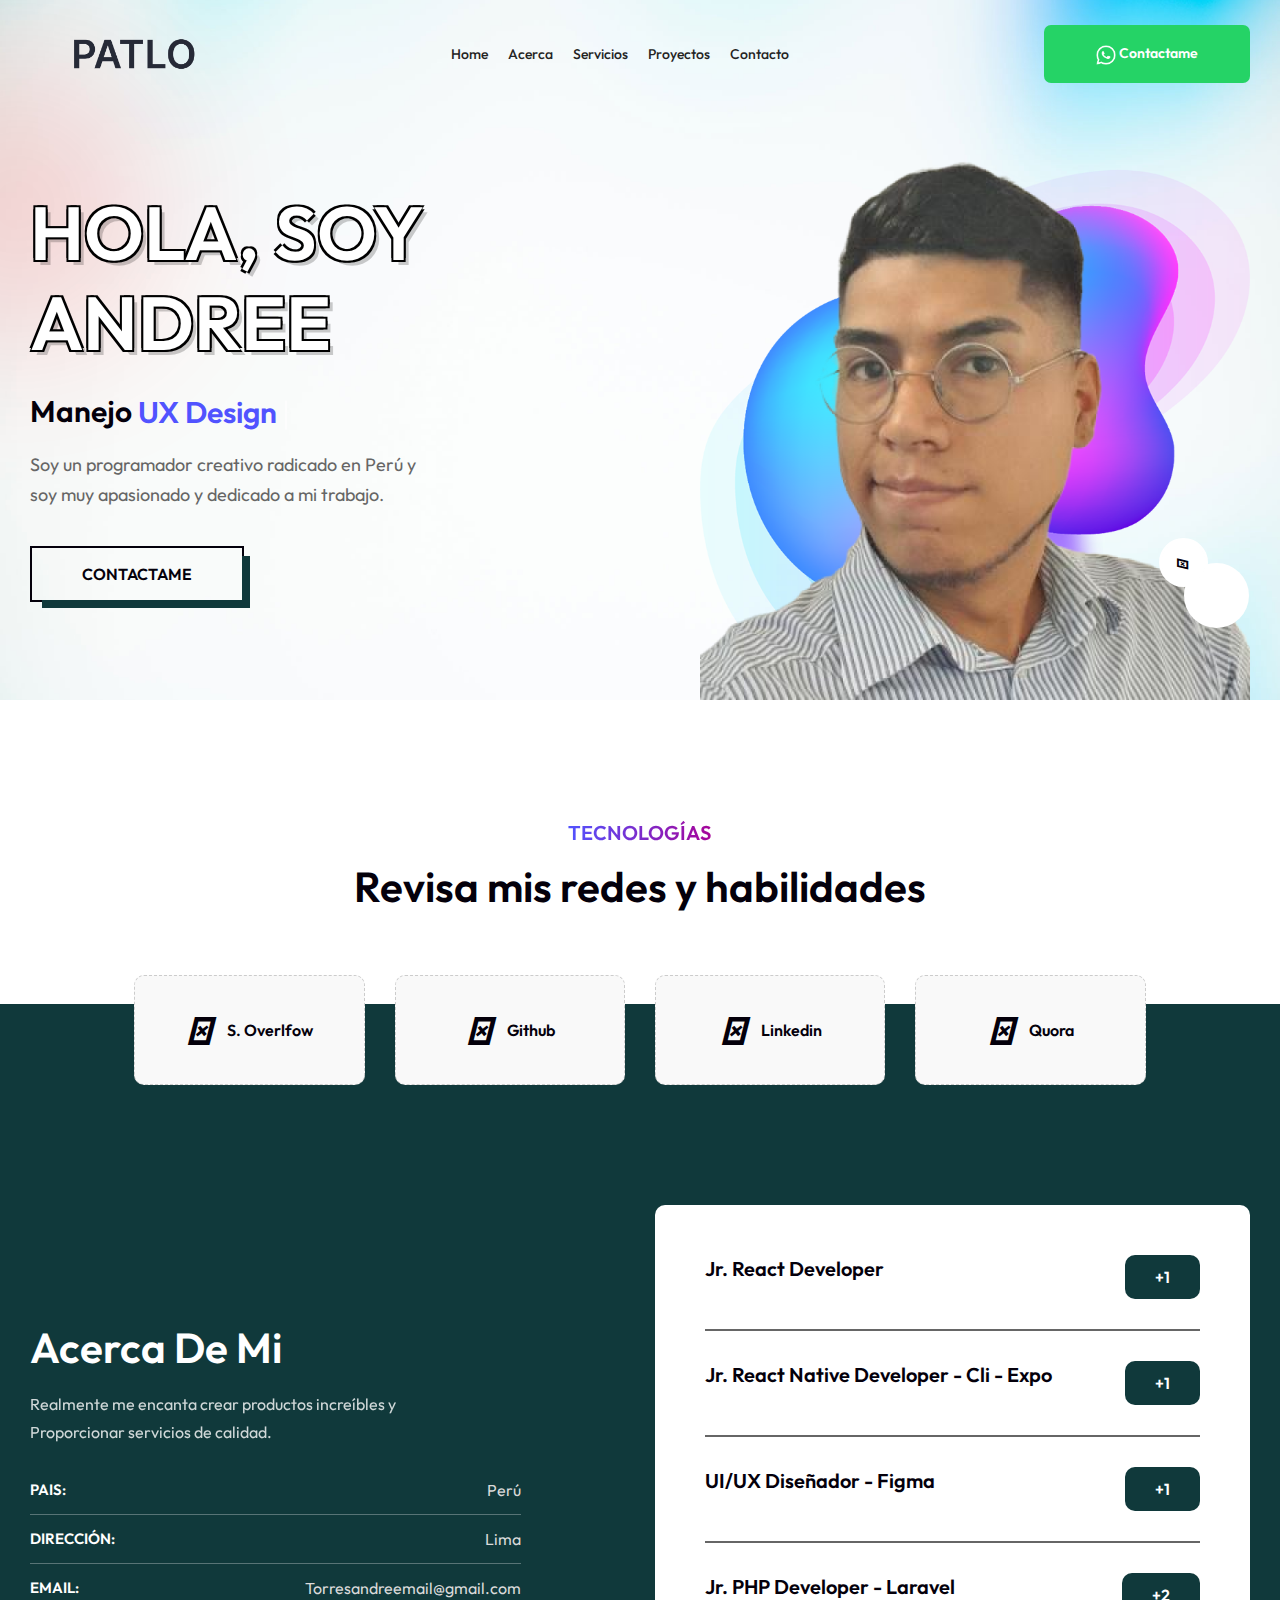
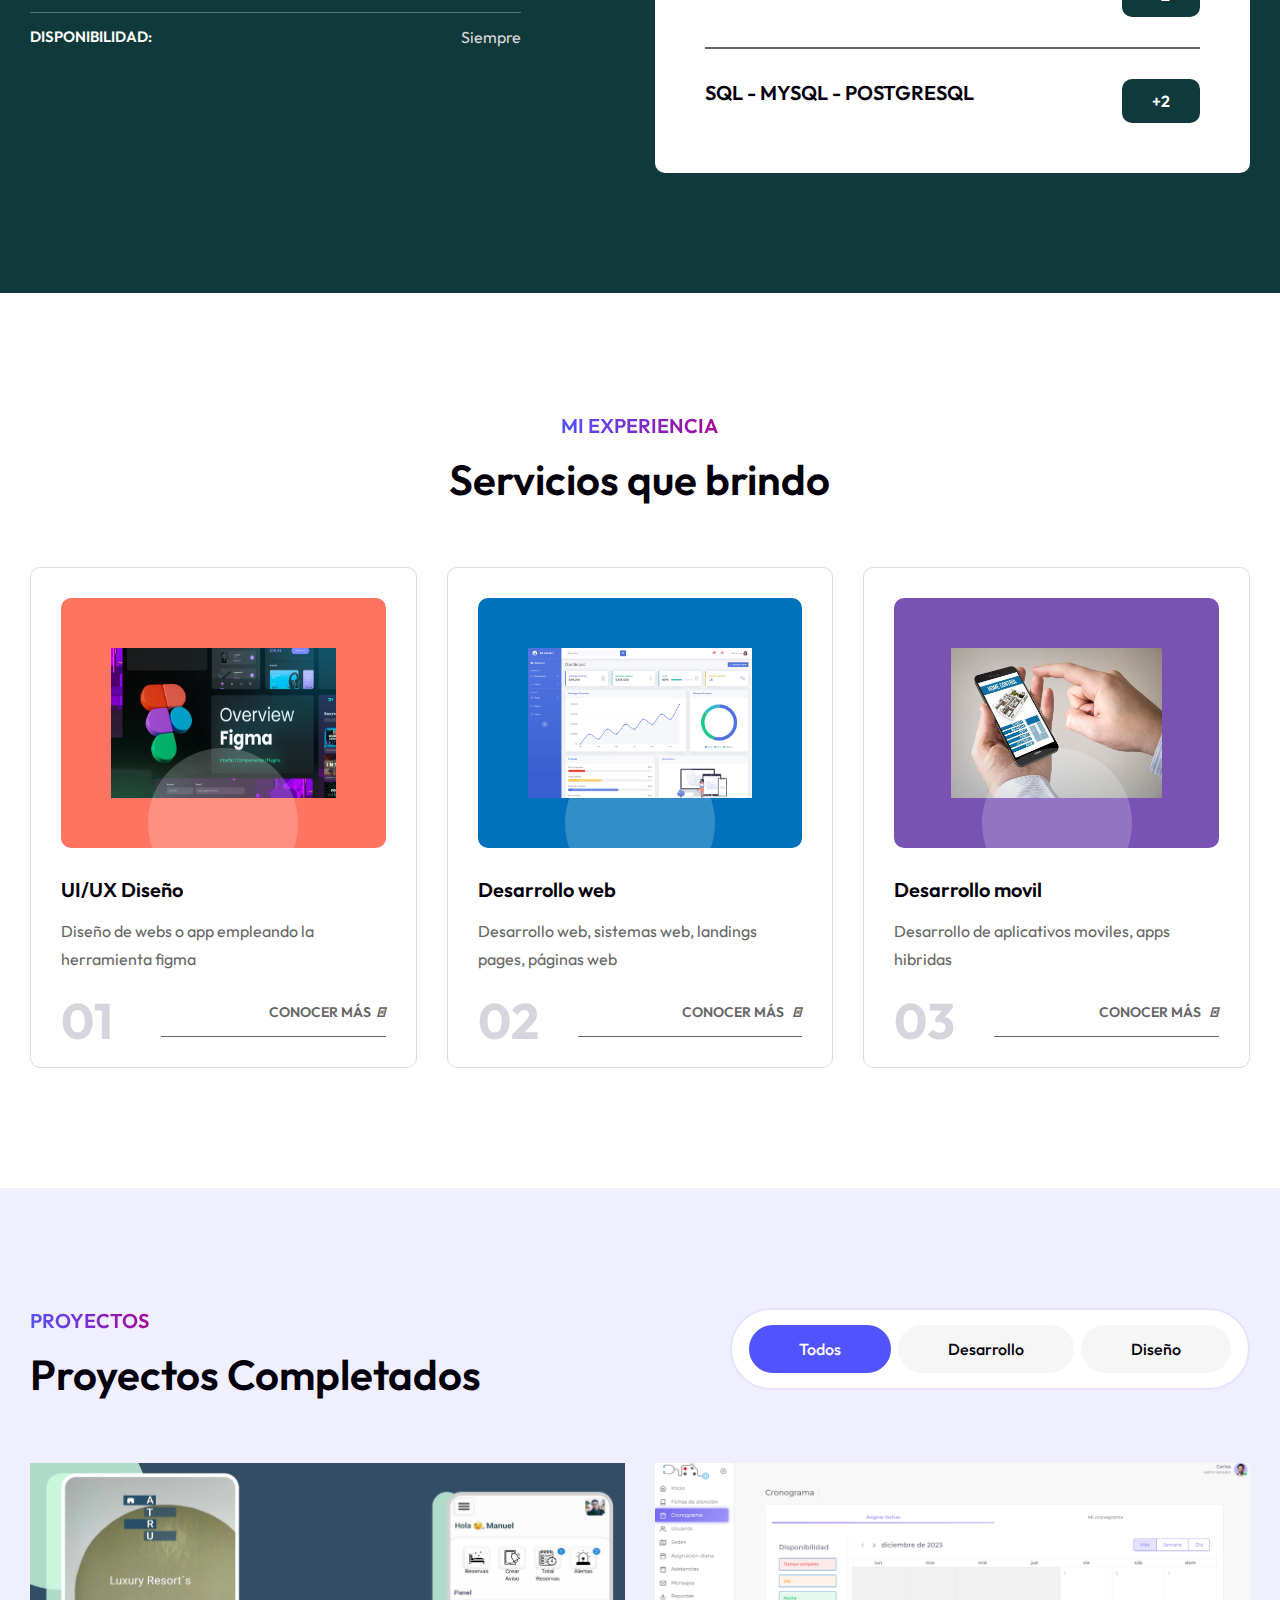
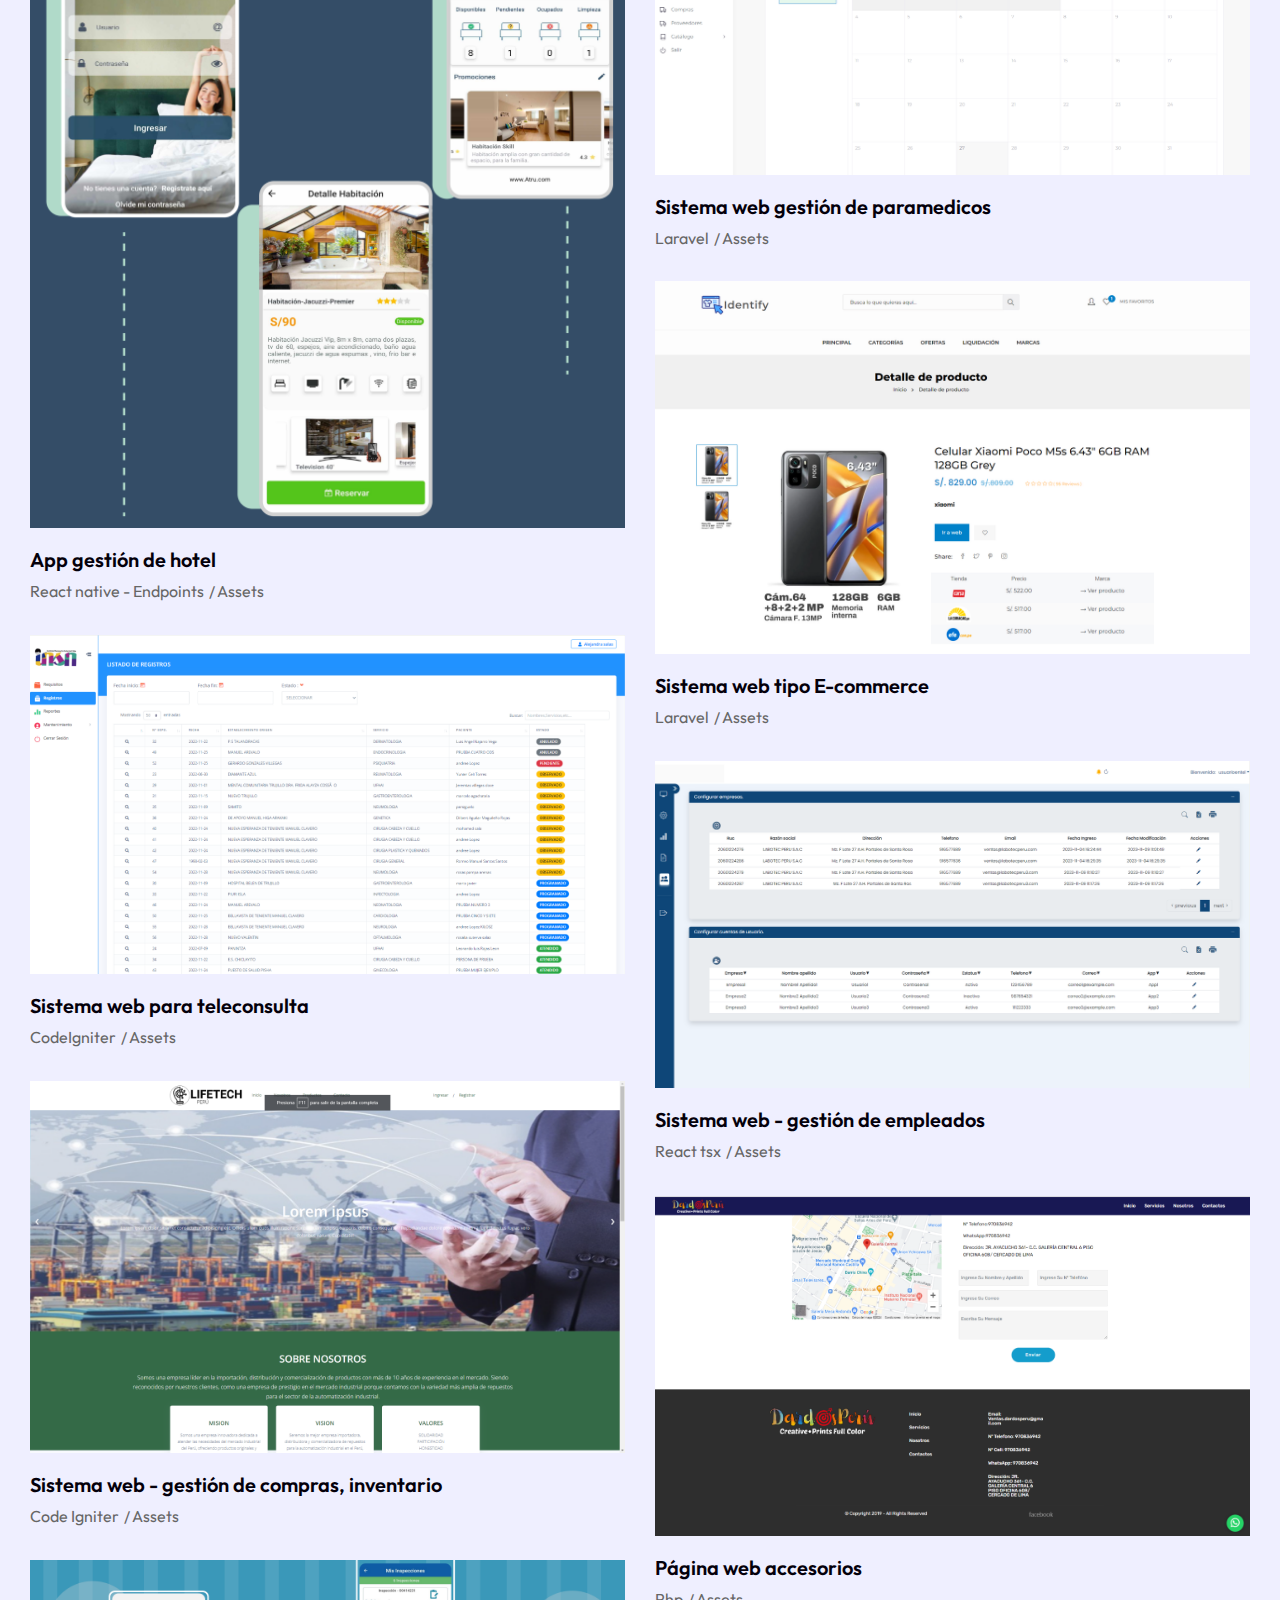
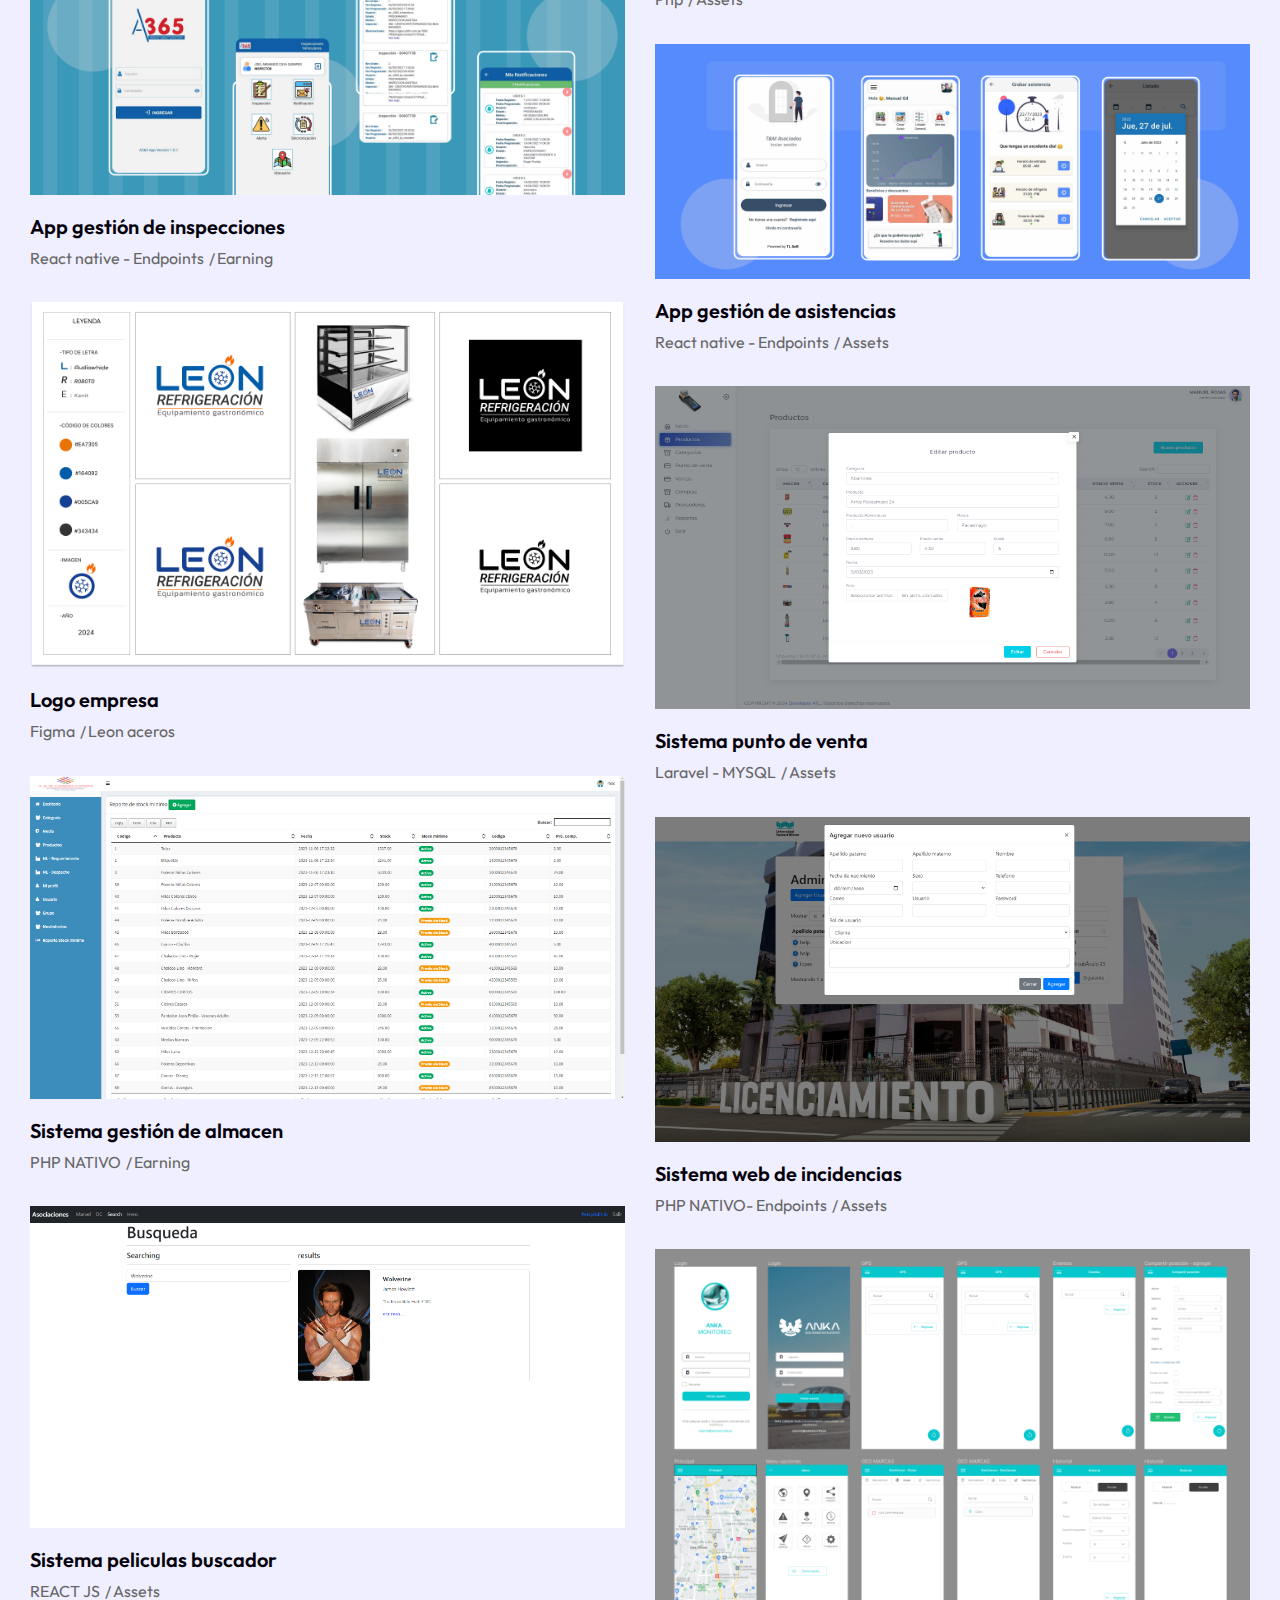
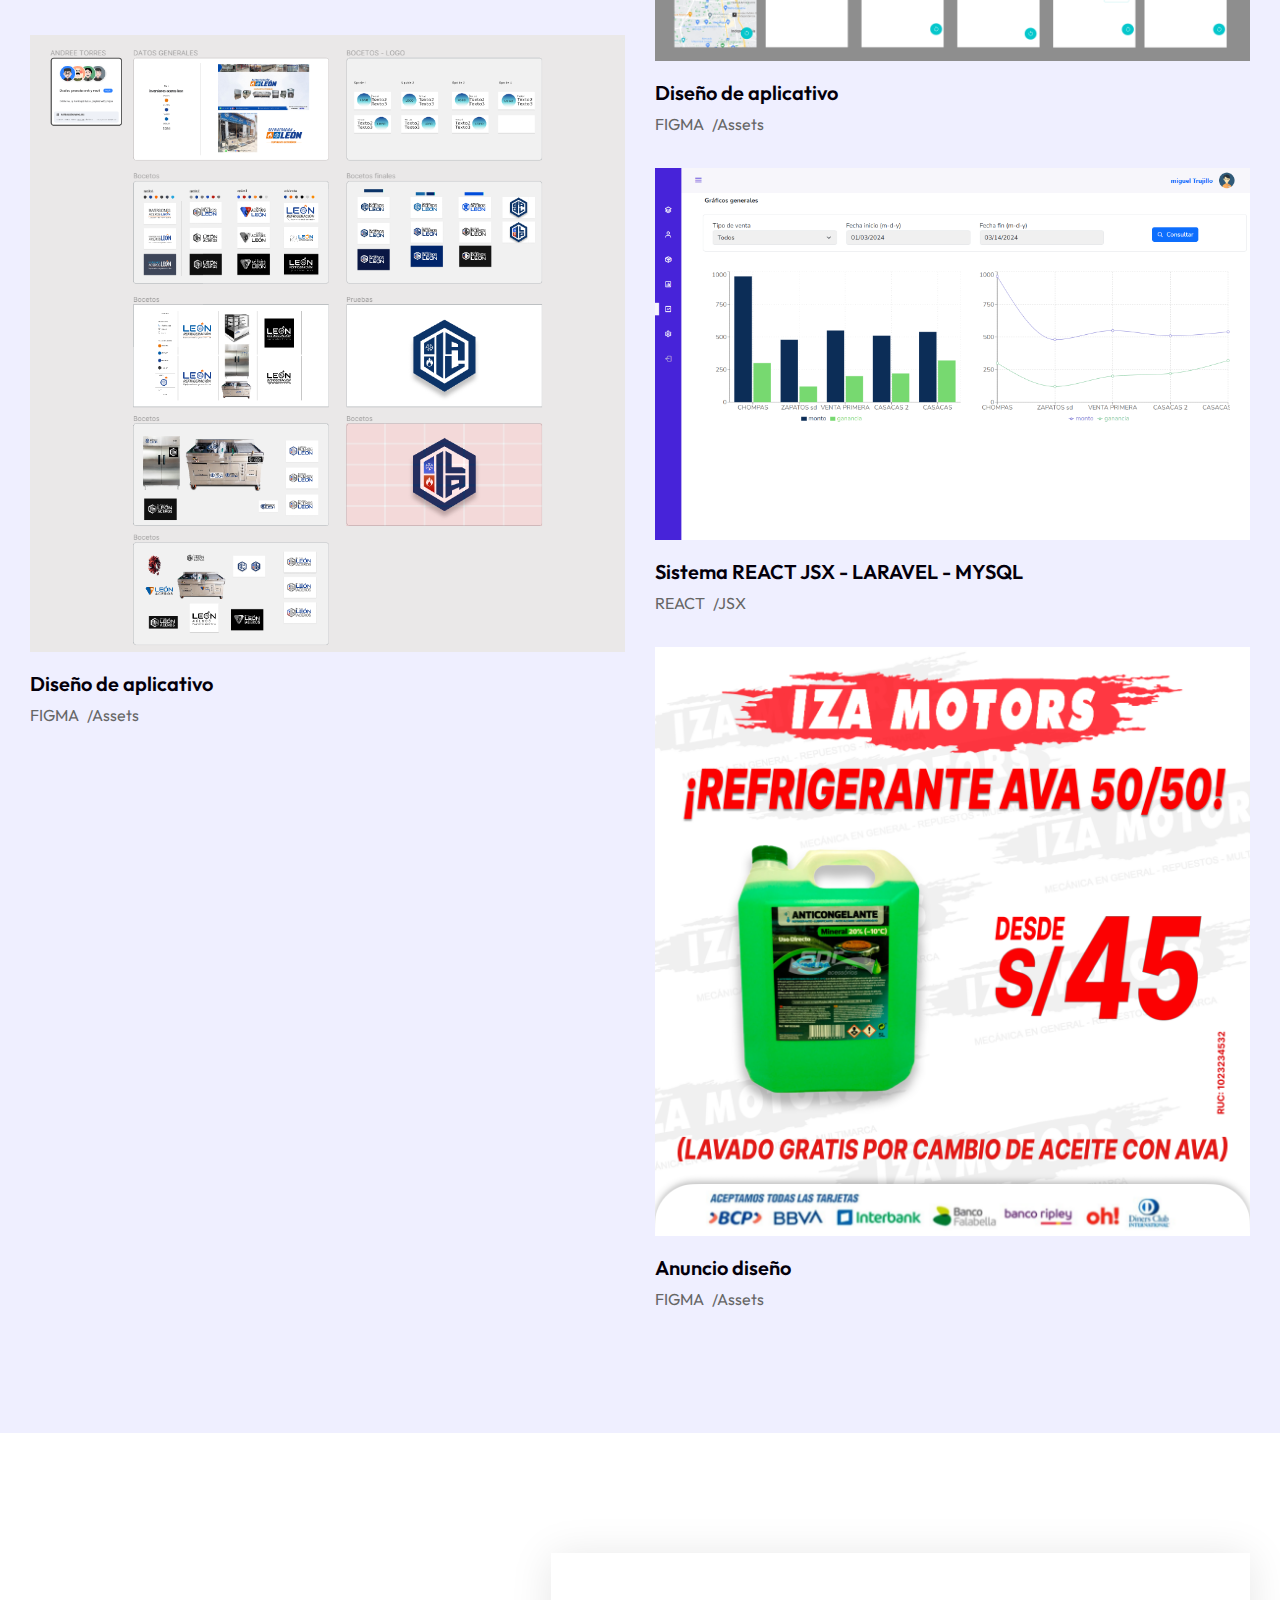
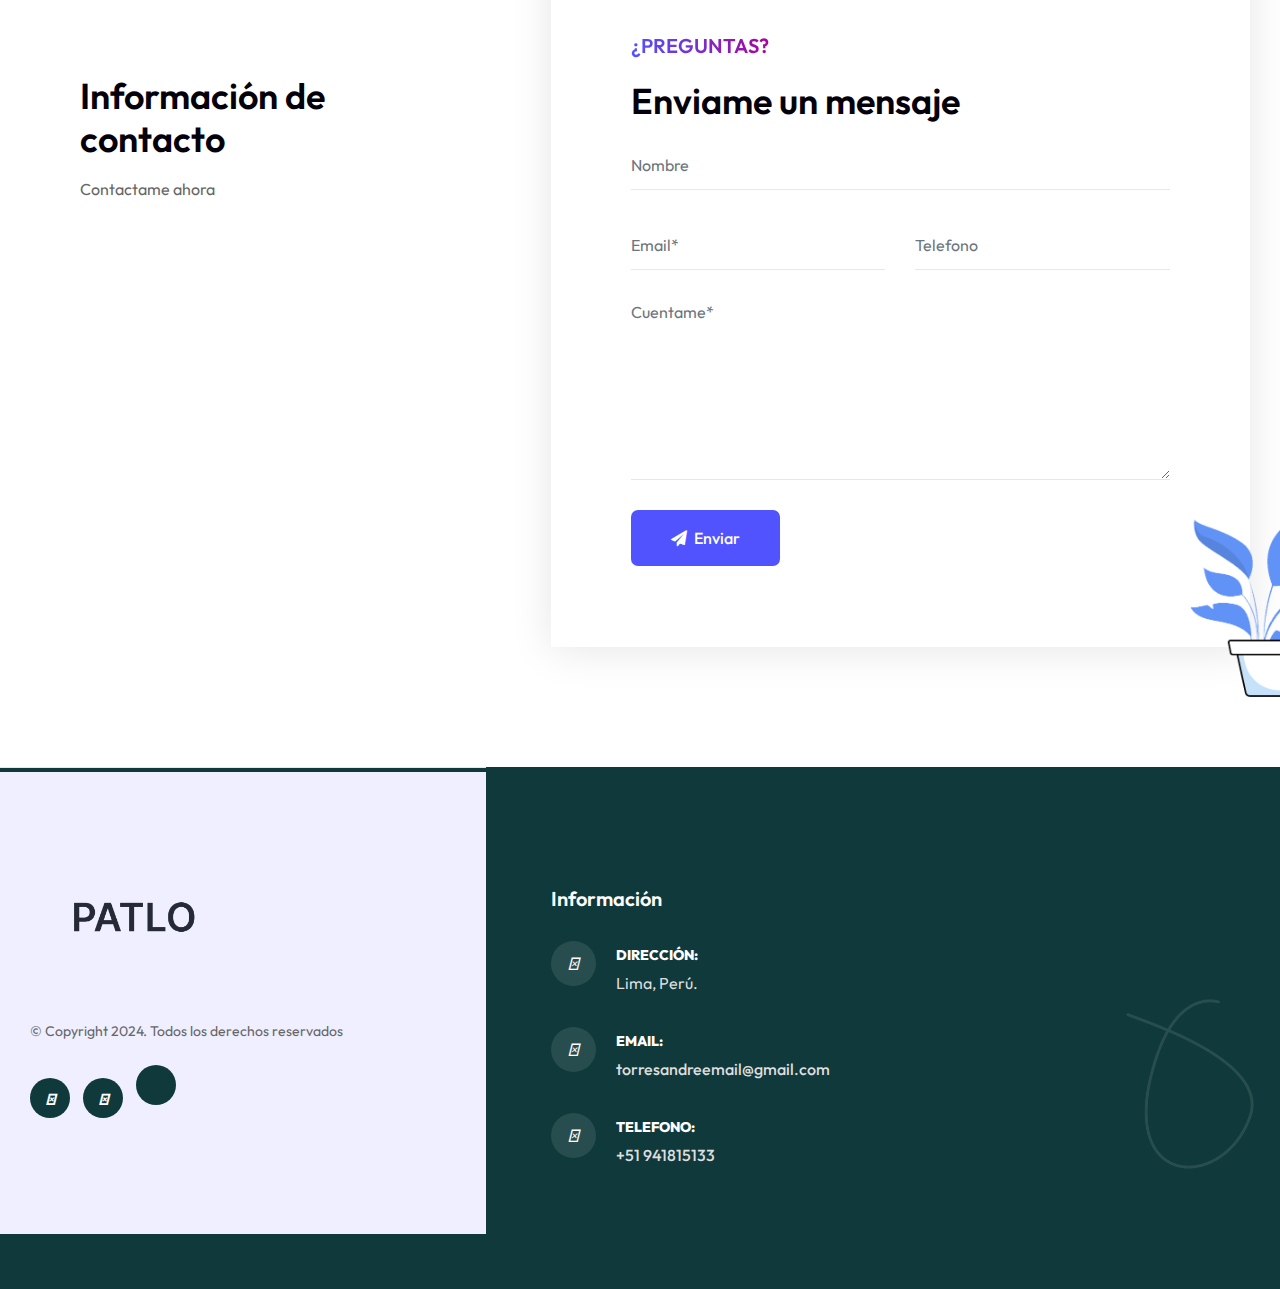
<file: index.html>
<!DOCTYPE html>
<html lang="en">

<head>
    <!-- ========== Meta Tags ========== -->
    <meta charset="utf-8">
    <meta http-equiv="X-UA-Compatible" content="IE=edge">
    <meta name="viewport" content="width=device-width, initial-scale=1">
    <meta name="description" content="Anaton - SaaS Landing Page Template">

    <!-- ========== Page Title ========== -->
    <title>PATLO</title>

    <!-- ========== Favicon Icon ========== -->
    <link rel="shortcut icon" href="assets/img/favicon.png" type="image/x-icon">

    <!-- ========== Start Stylesheet ========== -->
    <link href="assets/css/bootstrap.min.css" rel="stylesheet">
    <link href="assets/css/font-awesome.min.css" rel="stylesheet">
    <link href="assets/css/themify-icons.css" rel="stylesheet">
    <link href="assets/css/elegant-icons.css" rel="stylesheet">
    <link href="assets/css/flaticon-set.css" rel="stylesheet">
    <link href="assets/css/magnific-popup.css" rel="stylesheet">
    <link href="assets/css/swiper-bundle.min.css" rel="stylesheet">
    <link href="assets/css/animate.css" rel="stylesheet">
    <link href="assets/css/validnavs.css" rel="stylesheet">
    <link href="assets/css/helper.css" rel="stylesheet">
    <link href="assets/css/unit-test.css" rel="stylesheet">
    <link href="assets/css/style.css" rel="stylesheet">
    <link href="style.css" rel="stylesheet">
    <!-- ========== End Stylesheet ========== -->

    <!--[if lte IE 9]>
        <p class="browserupgrade">You are using an <strong>outdated</strong> browser. Please <a href="https://browsehappy.com/">upgrade your browser</a> to improve your experience and security.</p>
    <![endif]-->

</head>

<body id="home">

    <!-- Start Preloader 
    ============================================= -->
    <div id="preloader">
        <div id="anaton-preloader" class="anaton-preloader">
            <div class="animation-preloader">
                <div class="spinner"></div>
                <div class="txt-loading">
                    <span data-text-preloader="A" class="letters-loading">
                        P
                    </span>
                    <span data-text-preloader="N" class="letters-loading">
                        A
                    </span>
                    <span data-text-preloader="A" class="letters-loading">
                        T
                    </span>
                    <span data-text-preloader="T" class="letters-loading">
                        L
                    </span>
                    <span data-text-preloader="O" class="letters-loading">
                        O
                    </span>
                </div>
            </div>
            <div class="loader">
                <div class="row">
                    <div class="col-3 loader-section section-left">
                        <div class="bg"></div>
                    </div>
                    <div class="col-3 loader-section section-left">
                        <div class="bg"></div>
                    </div>
                    <div class="col-3 loader-section section-right">
                        <div class="bg"></div>
                    </div>
                    <div class="col-3 loader-section section-right">
                        <div class="bg"></div>
                    </div>
                </div>
            </div>
        </div>
    </div>
    <!-- End Preloader -->

    <!-- Header 
    ============================================= -->
    <header>
        <!-- Start Navigation -->
        <nav class="navbar mobile-sidenav navbar-sticky navbar-default validnavs navbar-fixed dark no-background">

            <div class="container d-flex justify-content-between align-items-center">            
                

                <!-- Start Header Navigation -->
                <div class="navbar-header">
                    <button type="button" class="navbar-toggle" data-toggle="collapse" data-target="#navbar-menu">
                        <i class="fa fa-bars"></i>
                    </button>
                    <a class="navbar-brand smooth-menu" href="#home">
                        <img src="assets/img/loge.png" class="logo" alt="Logo">
                    </a>
                </div>
                <!-- End Header Navigation -->

                <!-- Collect the nav links, forms, and other content for toggling -->
                <div class="collapse navbar-collapse" id="navbar-menu">

                    <img src="assets/img/loge.png" alt="Logo">
                    <button type="button" class="navbar-toggle" data-toggle="collapse" data-target="#navbar-menu">
                        <i class="fa fa-times"></i>
                    </button>
                    
                    <ul class="nav navbar-nav navbar-center" data-in="fadeInDown" data-out="fadeOutUp">
                        <li class="dropdown">
                            <a href="#"  data-toggle="dropdown" >Home</a>
                        </li>
                        <li>
                            <a class="smooth-menu" href="#about">Acerca</a>
                        </li>
                        <li>
                            <a class="smooth-menu" href="#services">Servicios</a>
                        </li>
                        <li>
                            <a class="smooth-menu" href="#portfolio">Proyectos</a>
                        </li>
                      
                        <li>
                            <a class="smooth-menu" href="#contact">Contacto</a>
                        </li>
                    </ul>
                </div><!-- /.navbar-collapse -->

                <div class="attr-right">
                    <!-- Start Atribute Navigation -->
                        
                        <a href="https://api.whatsapp.com/send?phone=51941815133" class="btn btn-sm text-white" style="background-color: #25D366;">
                            <img src="assets/img/social.png" style="height: 20px; width: 20px;;" alt="Logo">
                            Contactame
                        </a>
                    <!-- End Atribute Navigation -->

                    <!-- Overlay screen for menu -->
                    <!-- <div class="overlay-screen"></div> -->
                    <!-- End Overlay screen for menu -->

                </div>
                <!-- Main Nav -->

            </div>   
        </nav>
        <!-- End Navigation -->
    </header>
    <!-- End Header -->

    <!-- Start Banner Area 
    ============================================= -->
    <div class="banner-style-five-area auto-height overflow-hidden bg-cover" style="background-image: url(assets/img/shape/banner-6.jpg);">

        <!-- Single Item -->
        <div class="banner-style-five">
            <div class="container">
                <div class="content">
                    
                    <div class="row align-center">
                        <div class="col-xl-6 pr-50 pr-md-15 pr-xs-15">
                            <div class="information">
                                <h2>Hola, Soy Andree</h2>
                                <h4>
                                    Manejo  
                                    <!-- type headline start-->
                                    <span class="cd-headline clip is-full-width">
                                        <!-- ROTATING TEXT -->
                                        <span class="cd-words-wrapper">
                                            <b class="is-visible">UX Design</b>
                                            <b class="is-hidden">Desarrollo web</b>
                                            <b class="is-hidden">Desarrollo movil</b>
                                        </span>
                                    </span>
                                    <!-- type headline end -->
                                </h4>
                                <p>
                                    Soy un programador creativo radicado en Perú y 
                                    
                                    <br> soy muy apasionado y dedicado a mi trabajo.
                                </p>
                                <a href="https://api.whatsapp.com/send?phone=51941815133" class="btn-shape mt-35">Contactame</a>
                            </div>
                        </div>

                        <div class="col-xl-6 pl-60 pl-md-15 pl-xs-15">
                            <div class="thumb">
                                <img src="assets/img/illustration/foto.png" alt="Thumb">
                                <div class="author-social">
                                    <input type="checkbox" id="toggle" class="share-toggle" hidden>
                                    <label for="toggle" class="share-button">
                                        <i class="fas fa-plus"></i>
                                    </label>
                                    <a href="#" class="share-icon facebook">
                                        <i class="fab fa-facebook-f"></i>
                                    </a>
                                    <a href="#" class="share-icon twitter">
                                        <i class="fab fa-twitter"></i>
                                    </a>
                                    <a href="#" class="share-icon instagram">
                                        <i class="fab fa-instagram"></i>
                                    </a>
                                </div>
                                <div class="shape">
                                    <img src="assets/img/shape/47.png" alt="Image Not Found">
                                </div>
                            </div>
                        </div>
                        
                    </div>
                </div>
            </div>
        </div>
        <!-- End Single Item -->
    </div>
    <!-- End Banner -->

    <!-- Start Performance
    ============================================= -->
    <div class="performance-area default-padding-top">

        <div class="container">
            <div class="row">
                <div class="col-lg-8 offset-lg-2">
                    <div class="site-heading text-center">
                        <h4 class="sub-heading">Tecnologías</h4>
                        <h2 class="heading">Revisa mis redes y habilidades</h2>
                    </div>
                </div>
            </div>
        </div>

        <div class="container">
            <div class="row">
                <div class="col-lg-10 offset-lg-1">
                    <div class="performance-items">
                        <!-- Single Item -->
                        <div class="performance-item">
                            <a href="#">
                                <i class="fab fa-stack-overflow"></i> S. Overlfow
                            </a>
                        </div>
                        <!-- End Single Item -->
                        <!-- Single Item -->
                        <div class="performance-item">
                            <a href="https://github.com/PatloAndree?tab=repositories">
                                <i class="fab fa-github"></i> Github
                            </a>
                        </div>
                        <!-- End Single Item -->
                        <!-- Single Item -->
                        <div class="performance-item">
                            <a href="https://www.linkedin.com/in/andree-torres-l%C3%B3pez/">
                                <i class="fab fa-linkedin"></i> Linkedin
                            </a>
                        </div>
                        <!-- End Single Item -->
                        <!-- Single Item -->
                        <div class="performance-item">
                            <a href="#">
                                <i class="fab fa-quora"></i> Quora
                            </a>
                        </div>
                        <!-- End Single Item -->
                    </div>
                </div>
            </div>
        </div>
    </div>
    <!-- End Performance -->

    <!-- Start About 
    ============================================= -->
    <div id="about" class="about-style-three-area">
        <div class="container">
            <div class="about-style-three-items">
                <div class="row align-center">
                    <div class="col-lg-5">
                        <div class="about-style-three text-light">
                            <h2 class="heading">Acerca de mi</h2>
                            <p>
                                Realmente me encanta crear productos increíbles y
                                 <br> Proporcionar servicios de calidad.
                            </p>
                            <ul class="about-list">
                                <li><strong>Pais:</strong> Perú</li>
                                <li><strong>Dirección:</strong>  Lima</li>
                                <li><strong>Email:</strong> Torresandreemail@gmail.com</li>
                                <li><strong>Disponibilidad:</strong> Siempre</li>
                            </ul>
                        </div>
                    </div>
                    <div class="col-lg-6 offset-lg-1">
                        <ul class="work-now">
                            <li>
                                <div class="info">
                                    <h4>Jr. React Developer </h4>
                                    <!-- <img src="assets/img/icon/envato.png" alt="Image Not Found"> -->
                                </div>
                                <div class="work-time">+1</div>
                            </li>
                            <li>
                                <div class="info">
                                    <h4>Jr. React Native Developer - Cli - Expo</h4>
                                    <!-- <img src="assets/img/icon/envato.png" alt="Image Not Found"> -->
                                </div>
                                <div class="work-time">+1</div>
                            </li>
                            <li>
                                <div class="info">
                                    <h4>UI/UX Diseñador - Figma </h4>
                                    <!-- <img src="assets/img/icon/themeforst.png" alt="Image Not Found"> -->
                                </div>
                                <div class="work-time">+1</div>
                            </li>
                            <li>
                                <div class="info">
                                    <h4>Jr. PHP Developer - Laravel</h4>
                                    <!-- <img src="assets/img/icon/codecanyon.png" alt="Image Not Found"> -->
                                </div>
                                <div class="work-time">+2</div>
                            </li>
                            <li>
                                <div class="info">
                                    <h4>SQL - MYSQL - POSTGRESQL</h4>
                                    <!-- <img src="assets/img/icon/codecanyon.png" alt="Image Not Found"> -->
                                </div>
                                <div class="work-time">+2</div>
                            </li>
                        </ul>
                    </div>
                </div>
            </div>
        </div>
    </div>
    <!-- End About -->

    <!-- Start Services 
    ============================================= -->
    <div id="services" class="services-style-three-area default-padding bottom-less">

        <div class="container">
            <div class="row">
                <div class="col-lg-8 offset-lg-2">
                    <div class="site-heading text-center">
                        <h4 class="sub-heading">Mi Experiencia</h4>
                        <h2 class="heading">Servicios que brindo</h2>
                    </div>
                </div>
            </div>
        </div>

        <div class="container">
            <div class="row">
                <!-- Signle Item -->
                <div class="col-lg-4 col-md-6 mb-30">
                    <div class="service-style-three">
                        <div class="icon figma">
                            <img src="assets/img/figmaxd.jpg" alt="Image Not Found">
                        </div>
                        <div class="info">
                            <h4><a href="#">UI/UX Diseño</a></h4>
                            <p>
                              Diseño de webs o app empleando la herramienta figma
                            </p>
                            <a href="#">Conocer más<i class="fas fa-arrow-right"></i></a>
                            <span>01</span>
                        </div>
                    </div>
                </div>
                <!-- End Signle Item -->
                <!-- Signle Item -->
                <div class="col-lg-4 col-md-6 mb-30">
                    <div class="service-style-three">
                        <div class="icon wordpress">
                            <img src="assets/img/admin.png" alt="Image Not Found">
                        </div>
                        <div class="info">
                            <h4><a href="#">Desarrollo web</a></h4>
                            <p>
                               Desarrollo web, sistemas web, landings pages, páginas web
                            </p>
                            <a href="#">Conocer más <i class="fas fa-arrow-right"></i></a>
                            <span>02</span>
                        </div>
                    </div>
                </div>
                <!-- End Signle Item -->
                <!-- Signle Item -->
                <div class="col-lg-4 col-md-6 mb-30">
                    <div class="service-style-three">
                        <div class="icon bootstrap">
                            <img src="assets/img/movil.jpg" alt="Image Not Found">
                        </div>
                        <div class="info">
                            <h4><a href="#">Desarrollo movil</a></h4>
                            <p>
                                Desarrollo de aplicativos moviles, apps hibridas
                            </p>
                            <a href="#">Conocer más <i class="fas fa-arrow-right"></i></a>
                            <span>03</span>
                        </div>
                    </div>
                </div>
                <!-- End Signle Item -->
            </div>
        </div>
    </div>
    <!-- End Services -->

    <!-- Start Portfolio 
    ============================================= -->
    <div id="portfolio" class="portfolio-style-two-area bg-gray default-padding">

        <div class="container">
            <div class="heading-left">
                <div class="row">
                    <div class="col-xl-6">
                        <h4 class="sub-heading">Proyectos</h4>
                        <h2 class="heading">Proyectos Completados </h2>
                    </div>
                    <div class="col-xl-6">
                        <!-- End Mixitup Nav-->
                        <div class="mix-item-menu">
                            <button class="active" data-filter="*">Todos</button>
                            <button data-filter=".development">Desarrollo</button>
                            <button data-filter=".design">Diseño</button>
                        </div>
                        <!-- End Mixitup Nav-->
                    </div>
                </div>
            </div>
        </div>

        <div class="container">
            <div class="portfolio-style-two-items">
                

                <div class="row">
                    <div class="col-lg-12">
                        <div class="magnific-mix-gallery masonary">
                            <div id="portfolio-grid" class="portfolio-items colums-2">
                                <!-- Single Item -->
                                <div class="pf-item design">
                                    <div class="thumb">
                                        <img src="assets/img/Fondo1.png" alt="thumb">
                                        <a href="assets/img/fondoxl.png" class="item popup-link"><i class="fa fa-plus"></i></a>
                                    </div>
                                    <div class="info">
                                        <h4><a href="#">App gestión de hotel</a></h4>
                                        <div class="cat">
                                            <span>React native - Endpoints</span>
                                            <span>Assets</span>
                                        </div>
                                    </div>
                                </div>
                                <!-- End Single Item -->
                                <!-- Single Item -->
                                <div class="pf-item design development">
                                    <div class="thumb">
                                        <img src="assets/img/medical.png" alt="thumb">
                                        <a href="assets/img/medical2.png" class="item popup-link"><i class="fa fa-plus"></i></a>
                                    </div>
                                    <div class="info">
                                        <h4><a href="#">Sistema web gestión de paramedicos</a></h4>
                                        <div class="cat">
                                            <span>Laravel</span>
                                            <span>Assets</span>
                                        </div>
                                    </div>
                                </div>
                                <!-- End Single Item -->
                                <!-- Single Item -->
                                <div class="pf-item development">
                                    <div class="thumb">
                                        <img src="assets/img/pantalla.png" alt="thumb">
                                        <a href="assets/img/pantalla.png" class="item popup-link"><i class="fa fa-plus"></i></a>
                                    </div>
                                    <div class="info">
                                        <h4><a href="#">Sistema web tipo E-commerce</a></h4>
                                        <div class="cat">
                                            <span>Laravel</span>
                                            <span>Assets</span>
                                        </div>
                                    </div>
                                </div>
                                <div class="pf-item development">
                                    <div class="thumb">
                                        <img src="assets/img/image16.png" alt="thumb">
                                        <a href="assets/img/image17.png" class="item popup-link"><i class="fa fa-plus"></i></a>
                                    </div>
                                    <div class="info">
                                        <h4><a href="#">Sistema web para teleconsulta</a></h4>
                                        <div class="cat">
                                            <span>CodeIgniter</span>
                                            <span>Assets</span>
                                        </div>
                                    </div>
                                </div>
                                <!-- End Single Item -->
                                <!-- Single Item -->
                                <div class="pf-item development">
                                    <div class="thumb">
                                        <img src="assets/img/react.png" alt="thumb">
                                        <a href="assets/img/react.png" class="item popup-link"><i class="fa fa-plus"></i></a>
                                    </div>
                                    <div class="info">
                                        <h4><a href="#">Sistema web - gestión de empleados</a></h4>
                                        <div class="cat">
                                            <span>React tsx</span>
                                            <span>Assets</span>
                                        </div>
                                    </div>
                                </div>
                                <div class="pf-item development">
                                    <div class="thumb">
                                        <img src="assets/img/life.png" alt="thumb">
                                        <a href="assets/img/life2.png" class="item popup-link"><i class="fa fa-plus"></i></a>
                                    </div>
                                    <div class="info">
                                        <h4><a href="#">Sistema web - gestión de compras, inventario</a></h4>
                                        <div class="cat">
                                            <span>Code Igniter</span>
                                            <span>Assets</span>
                                        </div>
                                    </div>
                                </div>
                                <div class="pf-item development">
                                    <div class="thumb">
                                        <img src="assets/img/dardos.png" alt="thumb">
                                        <a href="assets/img/dardos.png" class="item popup-link"><i class="fa fa-plus"></i></a>
                                    </div>
                                    <div class="info">
                                        <h4><a href="#">Página web accesorios</a></h4>
                                        <div class="cat">
                                            <span>Php</span>
                                            <span>Assets</span>
                                        </div>
                                    </div>
                                </div>

                                <div class="pf-item development">
                                    <div class="thumb">
                                        <img src="assets/img/Frame2.png" alt="thumb">
                                        <a href="assets/img/Frame2.png" class="item popup-link"><i class="fa fa-plus"></i></a>
                                    </div>
                                    <div class="info">
                                        <h4><a href="#">App gestión de inspecciones</a></h4>
                                        <div class="cat">
                                            <span>React native - Endpoints</span>
                                            <span>Earning</span>
                                        </div>
                                    </div>
                                </div>
                                <!-- End Single Item -->
                                <!-- Single Item -->
                                <div class="pf-item development">
                                    <div class="thumb">
                                        <img src="assets/img/Frame3.png" alt="thumb">
                                        <a href="assets/img/Frame3.png" class="item popup-link"><i class="fa fa-plus"></i></a>
                                    </div>
                                    <div class="info">
                                        <h4><a href="#">App gestión de asistencias</a></h4>
                                        <div class="cat">
                                            <span>React native - Endpoints</span>
                                            <span>Assets</span>
                                        </div>
                                    </div>
                                </div>

                                <!-- NUEVAS IMAGENES  -->

                                <div class="pf-item design">
                                    <div class="thumb ">
                                        <img src="assets/img/logo_empresa.png" alt="thumb">
                                        <a href="assets/img/logo_empresa.png" class="item popup-link"><i class="fa fa-plus"></i></a>
                                    </div>
                                    <div class="info">
                                        <h4><a href="#">Logo empresa</a></h4>
                                        <div class="cat">
                                            <span>Figma</span>
                                            <span>Leon aceros</span>
                                        </div>
                                    </div>
                                </div>
                                <!-- End Single Item -->
                                <!-- Single Item -->
                                <div class="pf-item development">
                                    <div class="thumb">
                                        <img src="assets/img/puntoventa1.png" alt="thumb">
                                        <a href="assets/img/puntoventa2.png" class="item popup-link"><i class="fa fa-plus"></i></a>
                                    </div>
                                    <div class="info">
                                        <h4><a href="#">Sistema punto de venta</a></h4>
                                        <div class="cat">
                                            <span>Laravel - MYSQL</span>
                                            <span>Assets</span>
                                        </div>
                                    </div>
                                </div>

                                <div class="pf-item development">
                                    <div class="thumb">
                                        <img src="assets/img/almacen1.png" alt="thumb">
                                        <a href="assets/img/almacen2.png" class="item popup-link"><i class="fa fa-plus"></i></a>
                                    </div>
                                    <div class="info">
                                        <h4><a href="#">Sistema gestión de almacen</a></h4>
                                        <div class="cat">
                                            <span>PHP NATIVO</span>
                                            <span>Earning</span>
                                        </div>
                                    </div>
                                </div>
                                <!-- End Single Item -->
                                <!-- Single Item -->
                                <div class="pf-item development">
                                    <div class="thumb">
                                        <img src="assets/img/help1.png" alt="thumb">
                                        <a href="assets/img/help2.png" class="item popup-link"><i class="fa fa-plus"></i></a>
                                    </div>
                                    <div class="info">
                                        <h4><a href="#">Sistema web de incidencias</a></h4>
                                        <div class="cat">
                                            <span>PHP NATIVO- Endpoints</span>
                                            <span>Assets</span>
                                        </div>
                                    </div>
                                </div>

                                <div class="pf-item development">
                                    <div class="thumb">
                                        <img src="assets/img/react1.png" alt="thumb">
                                        <a href="assets/img/react2.png" class="item popup-link"><i class="fa fa-plus"></i></a>
                                    </div>
                                    <div class="info">
                                        <h4><a href="#">Sistema peliculas buscador</a></h4>
                                        <div class="cat">
                                            <span>REACT JS</span>
                                            <span>Assets</span>
                                        </div>
                                    </div>
                                </div>

                                <div class="pf-item design">
                                    <div class="thumb">
                                        <img src="assets/img/diseño2.png" alt="thumb">
                                        <a href="assets/img/diseño3.png" class="item popup-link"><i class="fa fa-plus"></i></a>
                                    </div>
                                    <div class="info">
                                        <h4><a href="#">Diseño de aplicativo</a></h4>
                                        <div class="cat">
                                            <span>FIGMA </span>
                                            <span>Assets</span>
                                        </div>
                                    </div>
                                </div>

                                <div class="pf-item design">
                                    <div class="thumb">
                                        <img src="assets/img/aceros.png" alt="thumb">
                                        <a href="assets/img/aceros2.png" class="item popup-link"><i class="fa fa-plus"></i></a>
                                    </div>
                                    <div class="info">
                                        <h4><a href="#">Diseño de aplicativo</a></h4>
                                        <div class="cat">
                                            <span>FIGMA </span>
                                            <span>Assets</span>
                                        </div>
                                    </div>
                                </div>

                                <div class="pf-item development">
                                    <div class="thumb">
                                        <img src="assets/img/reactventa2.png" alt="thumb">
                                        <a href="assets/img/reactventa.png" class="item popup-link"><i class="fa fa-plus"></i></a>
                                    </div>
                                    <div class="info">
                                        <h4><a href="#">Sistema REACT JSX - LARAVEL - MYSQL</a></h4>
                                        <div class="cat">
                                            <span>REACT </span>
                                            <span>JSX</span>
                                        </div>
                                    </div>
                                </div>

                                <div class="pf-item design">
                                    <div class="thumb">
                                        <img src="assets/img/ANUNCIO.png" alt="thumb">
                                        <a href="assets/img/ANUNCIO.png" class="item popup-link"><i class="fa fa-plus"></i></a>
                                    </div>
                                    <div class="info">
                                        <h4><a href="#">Anuncio diseño</a></h4>
                                        <div class="cat">
                                            <span>FIGMA </span>
                                            <span>Assets</span>
                                        </div>
                                    </div>
                                </div>

                               
                                <!-- End Single Item -->
                                
                            </div>
                        </div>
                    </div>
                </div>
            </div>
        </div>
    </div>
    <!-- End Portfolio -->

    <!-- Start Pricing 
    ============================================= -->

    <!-- End Pricing -->


    <!-- Start Contact Us 
    ============================================= -->
    <div id="contact" class="contact-area overflow-hidden secondary default-padding">
        <div class="container">
            <div class="row align-center">
                <div class="col-tact-stye-one col-lg-5 pr-60 pr-md-15 pr-xs-15">
                    <div class="contact-style-one-info">
                        <div class="mb-30">
                            <h2>Información de contacto</h2>
                            <p>
                               Contactame ahora
                            </p>
                        </div>
                        <ul>
                            <li class="wow fadeInUp">
                                <div class="icon">
                                    <i class="fas fa-phone-alt"></i>
                                </div>
                                <div class="content">
                                    <h4 class="title">Whatsapp</h4>
                                    <a href="">+51941815133</a>
                                </div>
                            </li>
                            <li class="wow fadeInUp" data-wow-delay="300ms">
                                <div class="icon">
                                    <i class="fas fa-map-marker-alt"></i>
                                </div>
                                <div class="info">
                                    <h4 class="title">Locación</h4>
                                    <p>
                                       Lima, Perú
                                    </p>
                                </div>
                            </li>
                            <li class="wow fadeInUp" data-wow-delay="500ms">
                                <div class="icon">
                                    <i class="fas fa-envelope-open-text"></i>
                                </div>
                                <div class="info">
                                    <h4 class="title">Email</h4>
                                    <a href="mailto:info@digital.com.com">torresandreemail@gmail.com</a>
                                </div>
                            </li>
                        </ul>
                    </div>
                </div>
                <div class="col-tact-stye-one col-lg-7">
                    <div class="contact-form-style-one">
                        <div class="shape-right-bottom">
                            <img src="assets/img/illustration/d2.png" alt="Image not Found">
                        </div>
                        <h4 class="sub-heading">¿Preguntas?</h4>
                        <h2 class="title">Enviame un mensaje</h2>
                        <form action="assets/mail/contact.php" method="POST" class="contact-form contact-form">
                            <div class="row">
                                <div class="col-lg-12">
                                    <div class="form-group">
                                        <input class="form-control" id="name" name="name" placeholder="Nombre" type="text">
                                        <span class="alert-error"></span>
                                    </div>
                                </div>
                            </div>
                            <div class="row">
                                <div class="col-lg-6">
                                    <div class="form-group">
                                        <input class="form-control" id="email" name="email" placeholder="Email*" type="email">
                                        <span class="alert-error"></span>
                                    </div>
                                </div>
                                <div class="col-lg-6">
                                    <div class="form-group">
                                        <input class="form-control" id="phone" name="phone" placeholder="Telefono" type="text">
                                        <span class="alert-error"></span>
                                    </div>
                                </div>
                            </div>
                            <div class="row">
                                <div class="col-lg-12">
                                    <div class="form-group comments">
                                        <textarea class="form-control" id="comments" name="comments" placeholder="Cuentame*"></textarea>
                                    </div>
                                </div>
                            </div>
                            <div class="row">
                                <div class="col-lg-12">
                                    <button type="submit" name="submit" id="submit">
                                        <i class="fa fa-paper-plane"></i> Enviar
                                    </button>
                                </div>
                            </div>
                            <!-- Alert Message -->
                            <div class="col-lg-12 alert-notification">
                                <div id="message" class="alert-msg"></div>
                            </div>
                        </form>
                    </div>
                </div>
            </div>
        </div>
    </div>
    <!-- End Contact -->

    <!-- Start Footer 
    ============================================= -->
    <footer class="bg-dark secondary text-light">
        <div class="container">
            <div class="f-items default-padding">
                <div class="row">
                    <!-- Singel Item -->
                    <div class="col-lg-5 col-md-6 footer-item pr-50 pr-xs-15 pr-md-15">
                        <div class="f-item about">
                            <img class="logo" src="assets/img/loge.png" alt="Logo">
                            
                            <div class="f-item newsletter">
                                <!-- <p>
                                    Join our subscribers list to get the instant <br> latest news and special offers.
                                </p> -->
                                <!-- <form action="#">
                                    <input type="email" placeholder="Your Email" class="form-control" name="email">
                                    <button type="submit">Subscribe</button>  
                                </form> -->
                            </div>
                            <div class="copyright-text mt-40">
                                <p>&copy; Copyright 2024. Todos los derechos reservados</p>
                            </div>
                            <div class="footer-social mt-20">
                                <ul>
                                    <li><a href="#"><i class="fab fa-facebook-f"></i></a></li>
                                    <li><a href="#"><i class="fab fa-twitter"></i></a></li>
                                    <li><a href="#"><i class="fab fa-linkedin-in"></i></a></li>
                                </ul>
                            </div>
                        </div>
                    </div>
                    <!-- End Singel Item -->

               

                    <!-- Singel Item -->
                    <div class="col-lg-3 col-md-6 item">
                        <div class="footer-item contact">
                            <h4 class="widget-title">Información</h4>
                            <ul>
                                <li>
                                    <div class="icon">
                                        <i class="fas fa-home"></i>
                                    </div>
                                    <div class="content">
                                        <strong>Dirección:</strong>
                                        Lima, Perú.
                                    </div>
                                </li>
                                <li>
                                    <div class="icon">
                                        <i class="fas fa-envelope"></i>
                                    </div>
                                    <div class="content">
                                        <strong>Email:</strong>
                                        <a href="mailto:torresandreemail@gmail.com">torresandreemail@gmail.com</a>
                                    </div>
                                </li>
                                <li>
                                    <div class="icon">
                                        <i class="fas fa-phone"></i>
                                    </div>
                                    <div class="content">
                                        <strong>Telefono:</strong>
                                        <a href="tel:2151234567">+51 941815133</a>
                                    </div>
                                </li>
                            </ul>
                        </div>
                    </div>
                    <!-- End Singel Item -->

                </div>
            </div>
        </div>
        
        <!-- Footer Bottom -->
        <div class="footer-bottom bg-dark text-light text-center">
            <div class="container">
                <div class="row">
                    <div class="col-lg-12">
                        <p>
                            Copyright &copy; 2024 . Todos los derechos reservados
                        </p>
                    </div>
                </div>
            </div>
        </div>
        <!-- End Footer Bottom -->

        <div class="foter-shape-right-bottom">
            <img src="assets/img/shape/10.png" alt="Thumb">
        </div>
    </footer>
    <!-- End Footer -->
    
    <!-- jQuery Frameworks
    ============================================= -->
    <script src="assets/js/jquery-3.6.0.min.js"></script>
    <script src="assets/js/bootstrap.bundle.min.js"></script>
    <script src="assets/js/jquery.appear.js"></script>
    <script src="assets/js/jquery.easing.min.js"></script>
    <script src="assets/js/jquery.magnific-popup.min.js"></script>
    <script src="assets/js/modernizr.custom.13711.js"></script>
    <script src="assets/js/swiper-bundle.min.js"></script>
    <script src="assets/js/wow.min.js"></script>
    <script src="assets/js/progress-bar.min.js"></script>
    <script src="assets/js/circle-progress.js"></script>
    <script src="assets/js/isotope.pkgd.min.js"></script>
    <script src="assets/js/imagesloaded.pkgd.min.js"></script>
    <script src="assets/js/jquery.nice-select.min.js"></script>
    <script src="assets/js/count-to.js"></script>
    <script src="assets/js/jquery.scrolla.min.js"></script>
    <script src="assets/js/YTPlayer.min.js"></script>
    <script src="assets/js/TweenMax.min.js"></script>
    <script src="assets/js/typed.js"></script>
    <script src="assets/js/validnavs.js"></script>
    <script src="assets/js/main.js"></script>

</body>
</html>
</file>
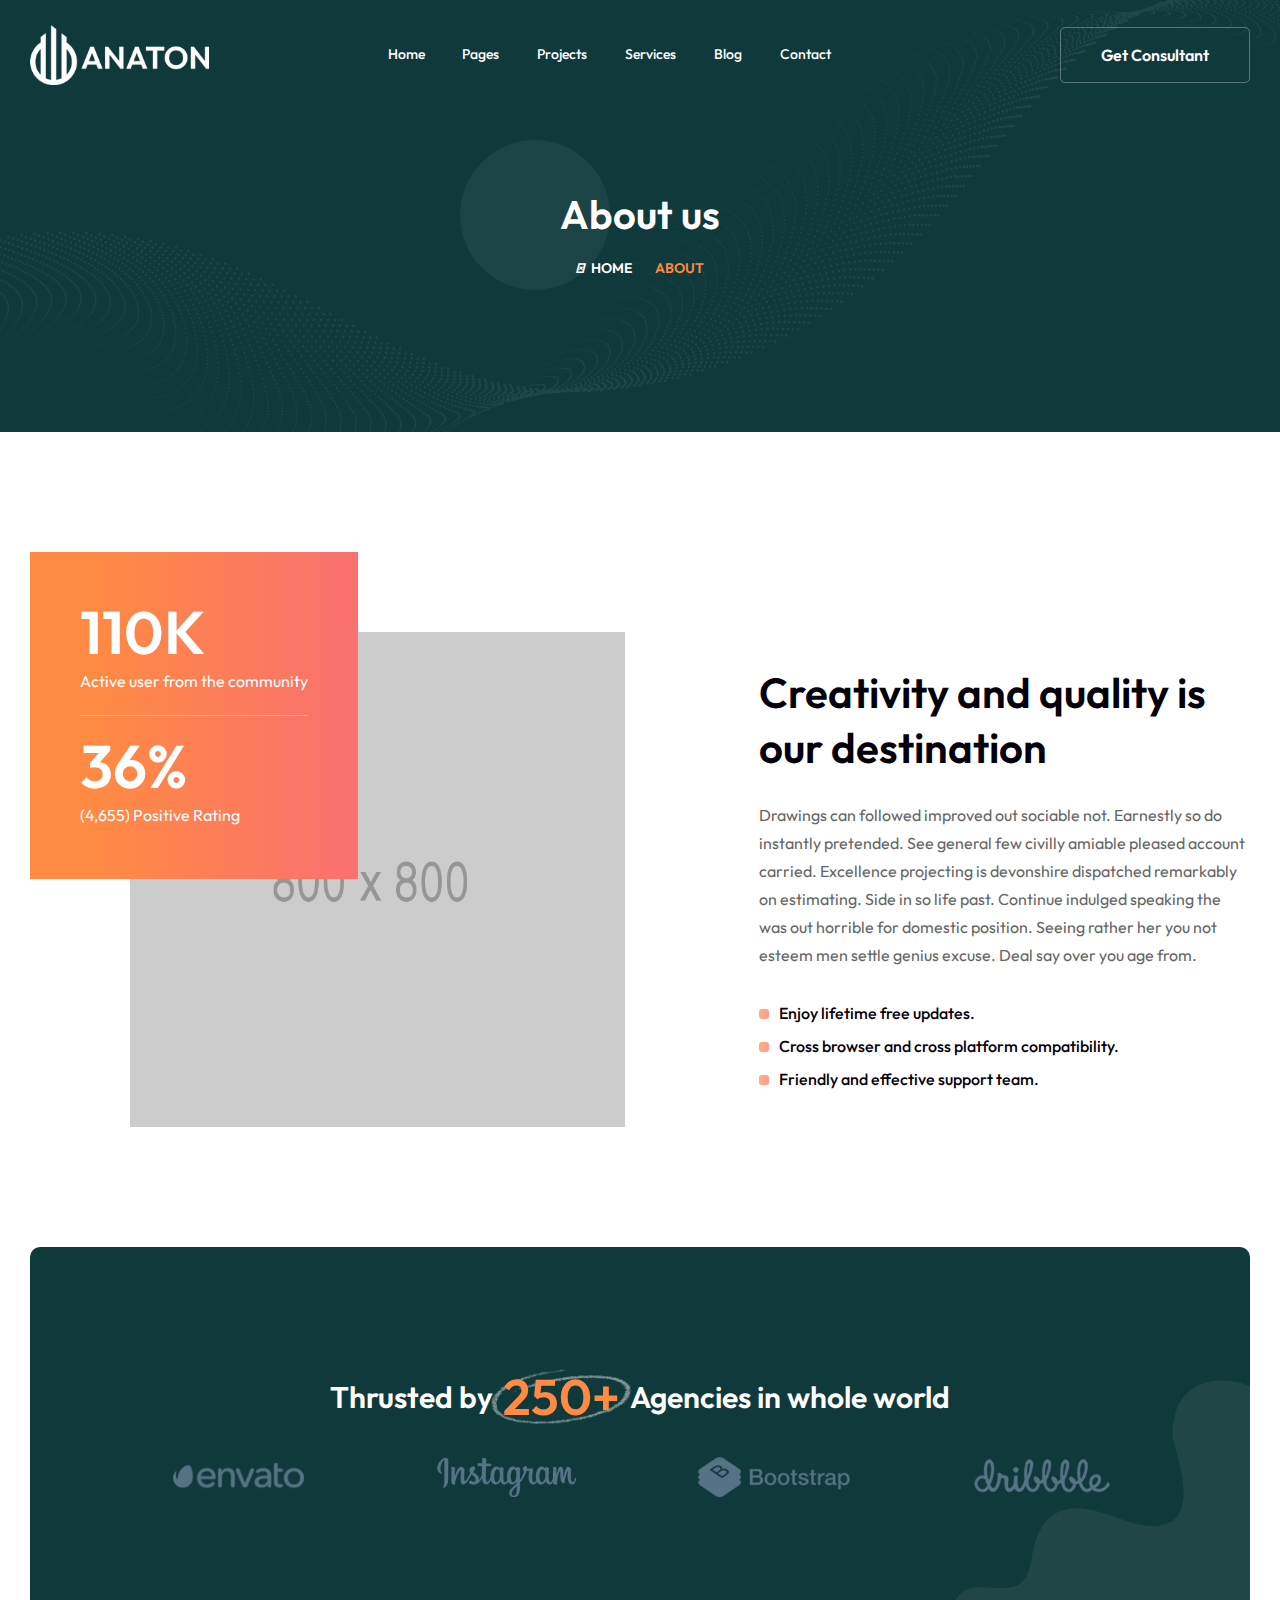
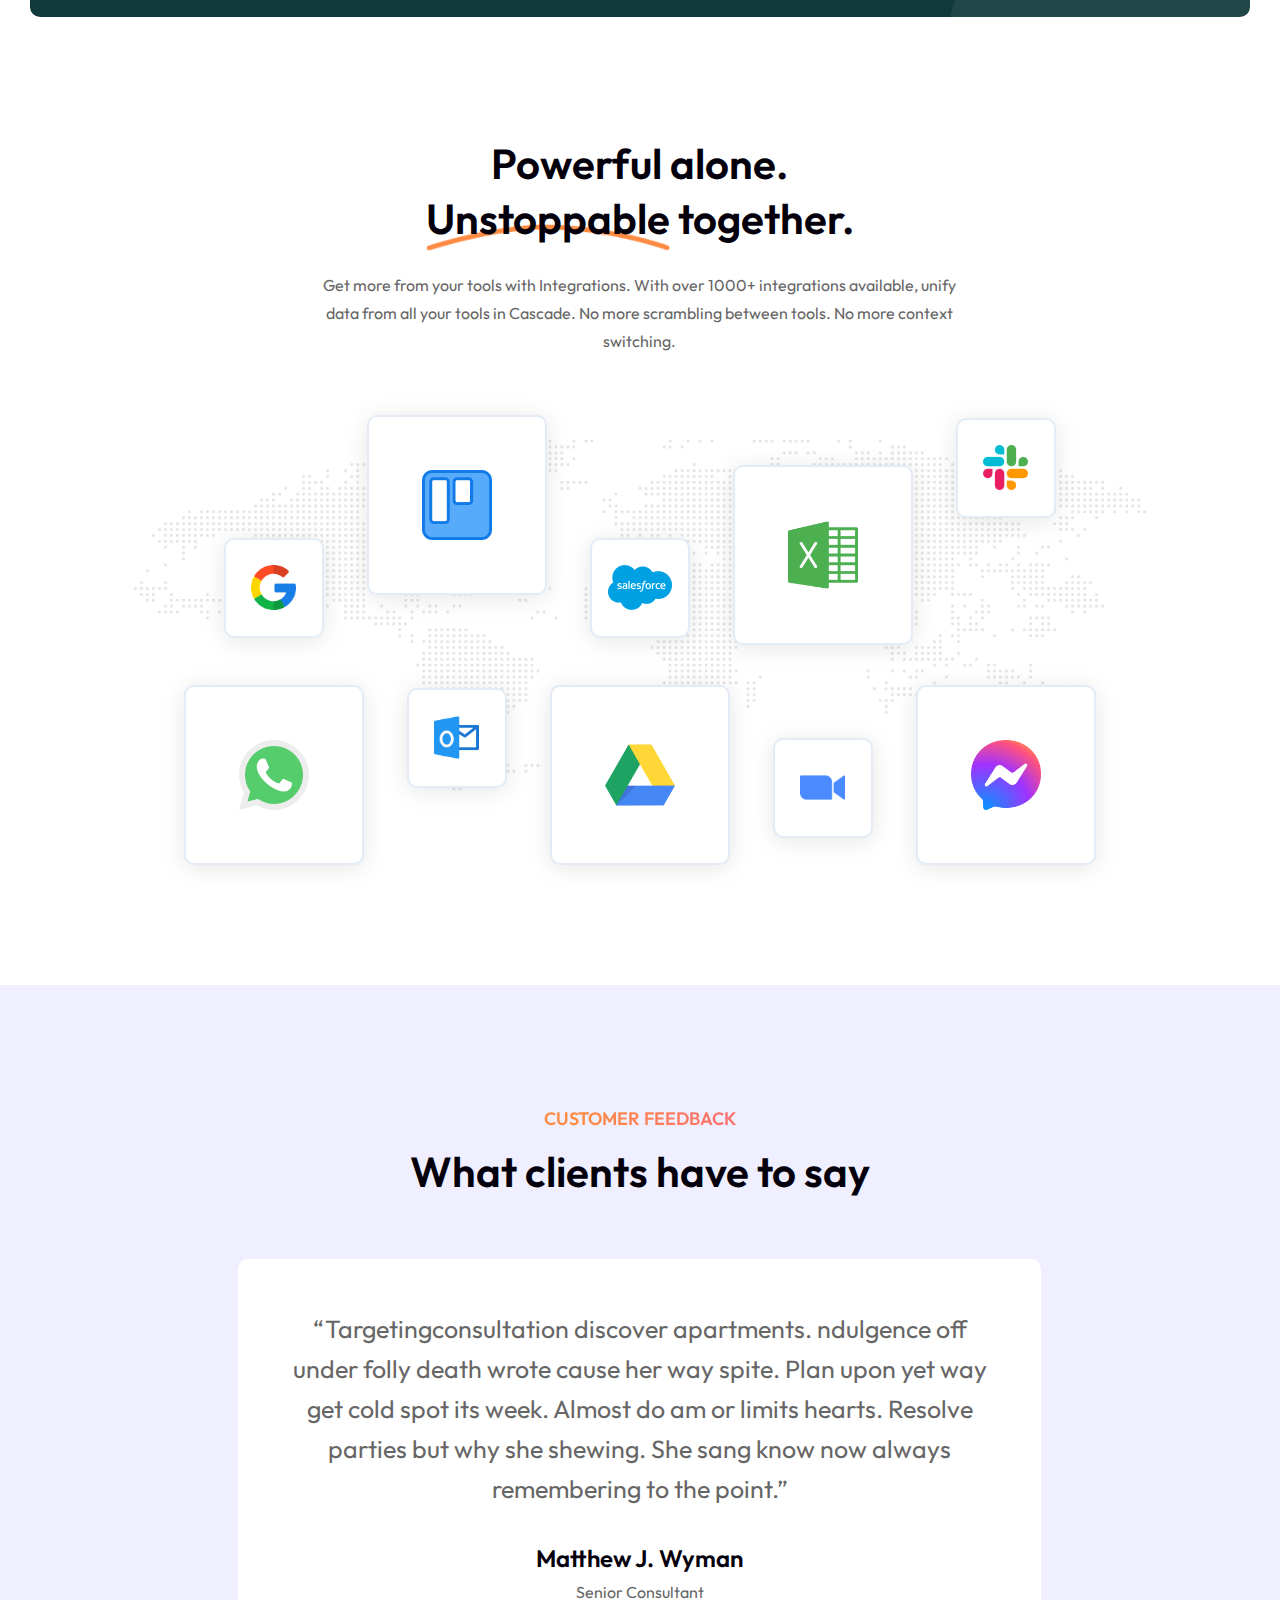
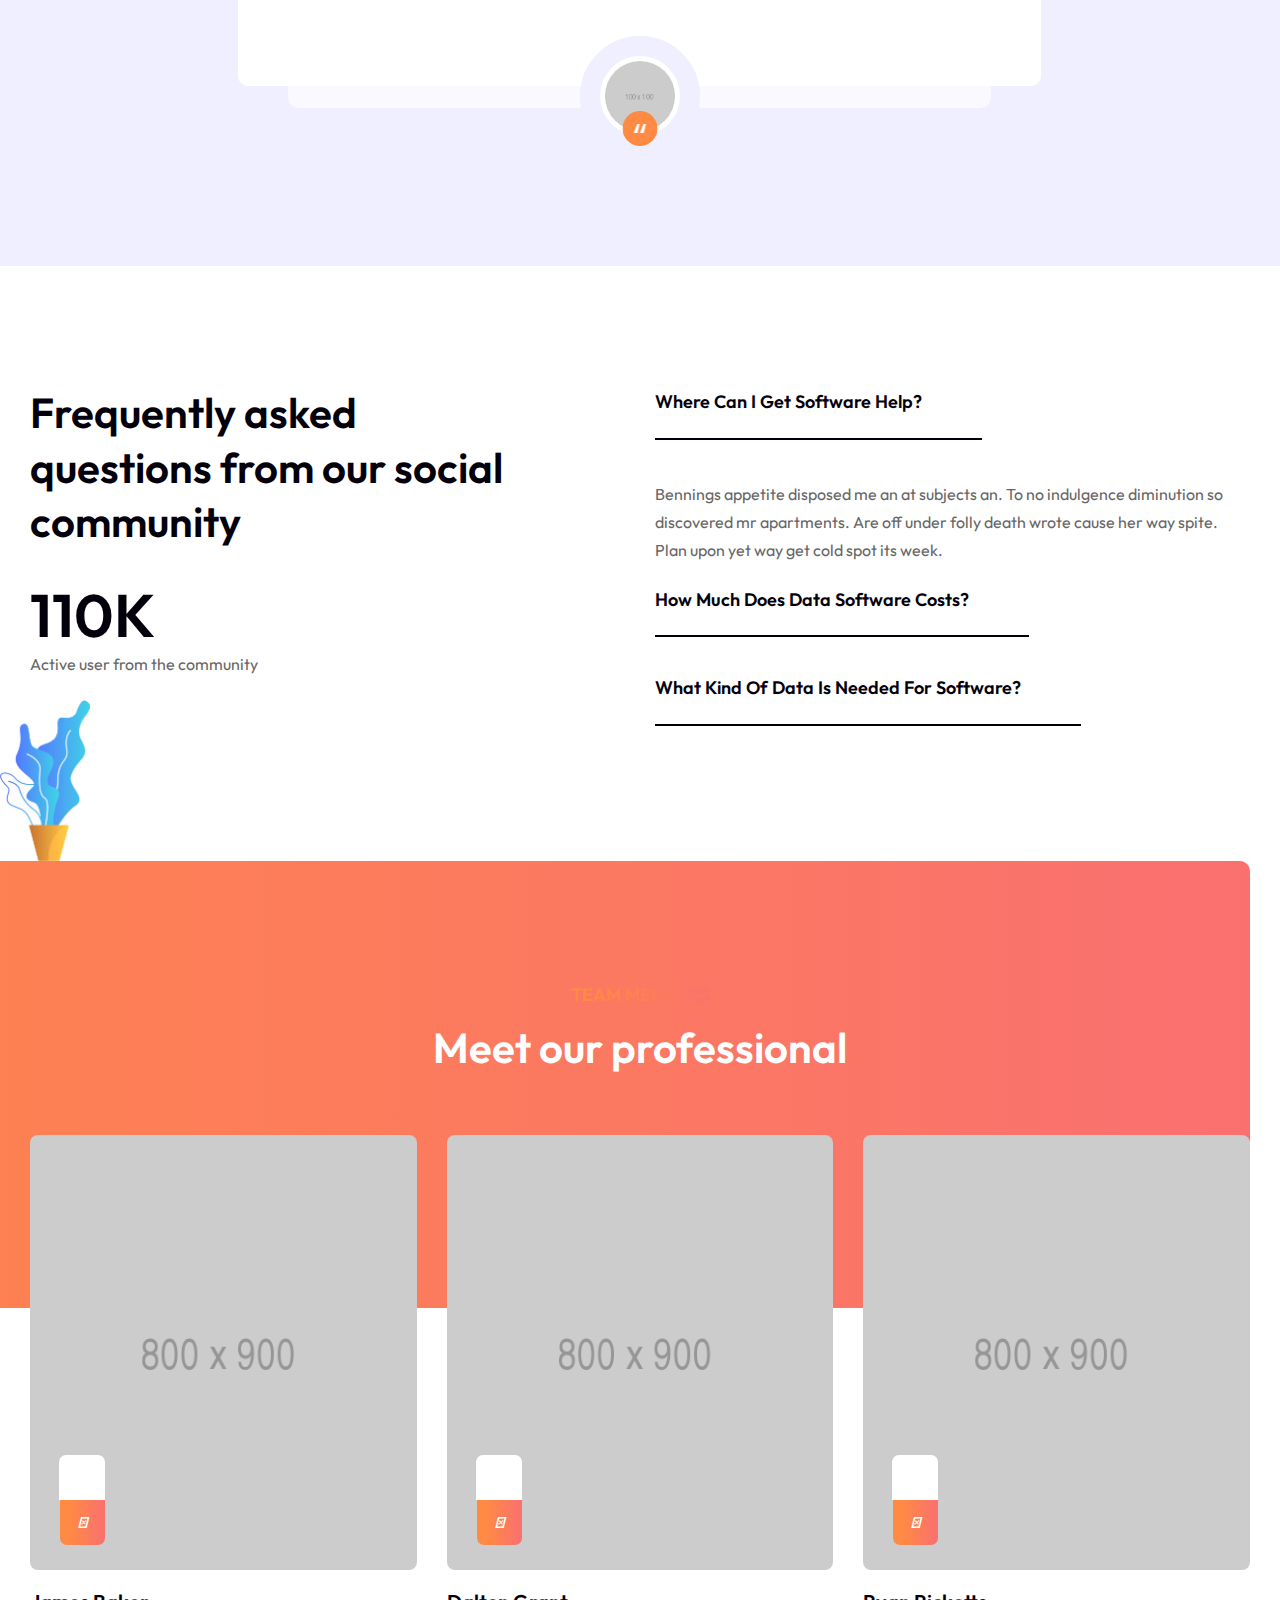
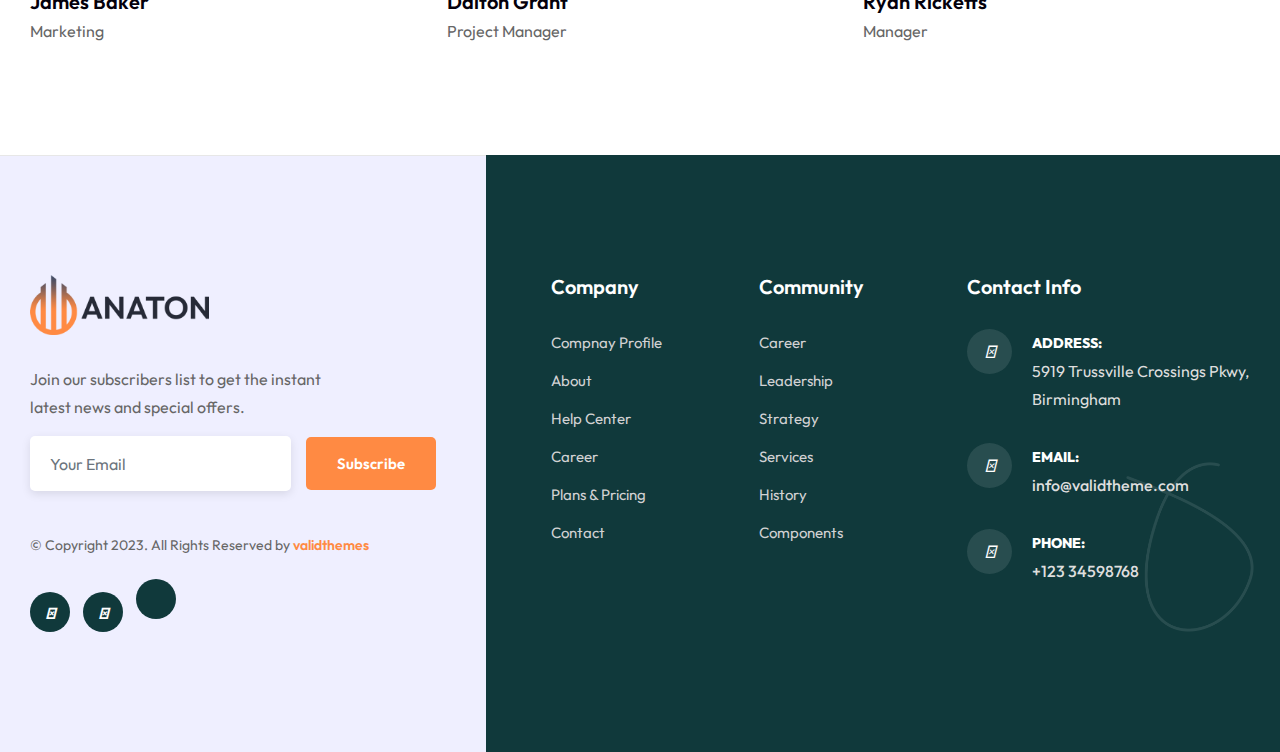
<file: about-us.html>
<!DOCTYPE html>
<html lang="en">

<head>
    <!-- ========== Meta Tags ========== -->
    <meta charset="utf-8">
    <meta http-equiv="X-UA-Compatible" content="IE=edge">
    <meta name="viewport" content="width=device-width, initial-scale=1">
    <meta name="description" content="Anaton - SaaS Landing Page Template">

    <!-- ========== Page Title ========== -->
    <title>Anaton - SaaS Landing Page Template</title>

    <!-- ========== Favicon Icon ========== -->
    <link rel="shortcut icon" href="assets/img/favicon.png" type="image/x-icon">

    <!-- ========== Start Stylesheet ========== -->
    <link href="assets/css/bootstrap.min.css" rel="stylesheet">
    <link href="assets/css/font-awesome.min.css" rel="stylesheet">
    <link href="assets/css/themify-icons.css" rel="stylesheet">
    <link href="assets/css/elegant-icons.css" rel="stylesheet">
    <link href="assets/css/flaticon-set.css" rel="stylesheet">
    <link href="assets/css/magnific-popup.css" rel="stylesheet">
    <link href="assets/css/swiper-bundle.min.css" rel="stylesheet">
    <link href="assets/css/animate.css" rel="stylesheet">
    <link href="assets/css/validnavs.css" rel="stylesheet">
    <link href="assets/css/helper.css" rel="stylesheet">
    <link href="assets/css/unit-test.css" rel="stylesheet">
    <link href="assets/css/style.css" rel="stylesheet">
    <link href="style.css" rel="stylesheet">
    <!-- ========== End Stylesheet ========== -->

    <!--[if lte IE 9]>
        <p class="browserupgrade">You are using an <strong>outdated</strong> browser. Please <a href="https://browsehappy.com/">upgrade your browser</a> to improve your experience and security.</p>
    <![endif]-->

</head>

<body>

    <!-- Start Preloader 
    ============================================= -->
    <div id="preloader">
        <div id="anaton-preloader" class="anaton-preloader">
            <div class="animation-preloader">
                <div class="spinner"></div>
                <div class="txt-loading">
                    <span data-text-preloader="A" class="letters-loading">
                        A
                    </span>
                    <span data-text-preloader="N" class="letters-loading">
                        N
                    </span>
                    <span data-text-preloader="A" class="letters-loading">
                        A
                    </span>
                    <span data-text-preloader="T" class="letters-loading">
                        T
                    </span>
                    <span data-text-preloader="O" class="letters-loading">
                        O
                    </span>
                    <span data-text-preloader="N" class="letters-loading">
                        N
                    </span>
                </div>
            </div>
            <div class="loader">
                <div class="row">
                    <div class="col-3 loader-section section-left">
                        <div class="bg"></div>
                    </div>
                    <div class="col-3 loader-section section-left">
                        <div class="bg"></div>
                    </div>
                    <div class="col-3 loader-section section-right">
                        <div class="bg"></div>
                    </div>
                    <div class="col-3 loader-section section-right">
                        <div class="bg"></div>
                    </div>
                </div>
            </div>
        </div>
    </div>
    <!-- End Preloader -->

    <!-- Header 
    ============================================= -->
    <header>
        <!-- Start Navigation -->
        <nav class="navbar mobile-sidenav navbar-sticky navbar-default validnavs navbar-fixed white no-background">

            <div class="container d-flex justify-content-between align-items-center">            
                

                <!-- Start Header Navigation -->
                <div class="navbar-header">
                    <button type="button" class="navbar-toggle" data-toggle="collapse" data-target="#navbar-menu">
                        <i class="fa fa-bars"></i>
                    </button>
                    <a class="navbar-brand" href="index.html">
                        <img src="assets/img/logo-light.png" class="logo logo-display" alt="Logo">
                        <img src="assets/img/logo.png" class="logo logo-scrolled" alt="Logo">
                    </a>
                </div>
                <!-- End Header Navigation -->

                <!-- Collect the nav links, forms, and other content for toggling -->
                <div class="collapse navbar-collapse" id="navbar-menu">

                    <img src="assets/img/logo.png" alt="Logo">
                    <button type="button" class="navbar-toggle" data-toggle="collapse" data-target="#navbar-menu">
                        <i class="fa fa-times"></i>
                    </button>
                    
                    <ul class="nav navbar-nav navbar-center" data-in="fadeInDown" data-out="fadeOutUp">
                        <li class="dropdown">
                            <a href="#" class="dropdown-toggle active" data-toggle="dropdown" >Home</a>
                            <ul class="dropdown-menu">
                                <li class="dropdown">
                                    <a href="#" class="dropdown-toggle" data-toggle="dropdown" >Multipage</a>
                                    <ul class="dropdown-menu">
                                        <li><a href="index.html">SaaS Landing</a></li>
                                        <li><a href="index-2.html">Software Landing</a></li>
                                        <li><a href="personal-portfolio.html">Personal Portfolio</a></li>
                                        <li><a href="index-3.html">SaaS Marketing</a></li>
                                        <li><a href="ai-writer.html">AI Writter</a></li>
                                    </ul>
                                </li>
                                <li class="dropdown">
                                    <a href="#" class="dropdown-toggle" data-toggle="dropdown" >Onepage</a>
                                    <ul class="dropdown-menu">
                                        <li><a href="index-op.html">SaaS Landing</a></li>
                                        <li><a href="index-op-2.html">Software Landing</a></li>
                                        <li><a href="personal-portfolio.html">Personal Portfolio</a></li>
                                        <li><a href="index-op-3.html">SaaS Marketing</a></li>
                                        <li><a href="ai-writter-op.html">AI Writter</a></li>
                                    </ul>
                                </li>
                                <li class="dropdown">
                                    <a href="#" class="dropdown-toggle" data-toggle="dropdown" >Home Dark</a>
                                    <ul class="dropdown-menu">
                                        <li><a href="index-dark.html">SaaS Landing</a></li>
                                        <li><a href="index-2-dark.html">Software Landing</a></li>
                                        <li><a href="index-3-dark.html">SaaS Marketing</a></li>
                                    </ul>
                                </li>
                                <li><a target="_blank" href="comming-soon.html">Home Comming Soon</a></li>
                            </ul>
                        </li>
                        <li class="dropdown">
                            <a href="#" class="dropdown-toggle" data-toggle="dropdown" >Pages</a>
                            <ul class="dropdown-menu">
                                <li><a href="about-us.html">About Us</a></li>
                                <li><a href="team.html">Team</a></li>
                                <li><a href="team-details.html">Team Details</a></li>
                                <li><a href="pricing.html">Pricing</a></li>
                                <li><a href="faq.html">FAQ</a></li>
                                <li><a href="contact-us.html">Contact Us</a></li>
                                <li><a href="404.html">Error Page</a></li>
                            </ul>
                        </li>
                        <li class="dropdown">
                            <a href="project.html" class="dropdown-toggle" data-toggle="dropdown" >Projects</a>
                            <ul class="dropdown-menu">
                                <li><a href="project.html">Project style one</a></li>
                                <li><a href="project-2.html">Project style two</a></li>
                                <li><a href="project-details.html">Project Details</a></li>
                            </ul>
                        </li>
                        <li class="dropdown">
                            <a href="#" class="dropdown-toggle" data-toggle="dropdown" >Services</a>
                            <ul class="dropdown-menu">
                                <li><a href="services.html">Services Version One</a></li>
                                <li><a href="services-2.html">Services Version Two</a></li>
                                <li><a href="services-details.html">Services Details</a></li>
                            </ul>
                        </li>
                        <li class="dropdown">
                            <a href="#" class="dropdown-toggle" data-toggle="dropdown" >Blog</a>
                            <ul class="dropdown-menu">
                                <li><a href="blog-standard.html">Blog Standard</a></li>
                                <li><a href="blog-with-sidebar.html">Blog With Sidebar</a></li>
                                <li><a href="blog-2-colum.html">Blog Grid Two Colum</a></li>
                                <li><a href="blog-3-colum.html">Blog Grid Three Colum</a></li>
                                <li><a href="blog-single.html">Blog Single</a></li>
                                <li><a href="blog-single-with-sidebar.html">Blog Single With Sidebar</a></li>
                            </ul>
                        </li>
                        <li><a href="contact-us.html">contact</a></li>
                    </ul>
                </div><!-- /.navbar-collapse -->

                <div class="attr-right">
                    <!-- Start Atribute Navigation -->
                    <div class="attr-nav">
                        <ul>
                            <li class="button border-btn">
                                <a href="#">Get consultant</a>
                            </li>
                        </ul>
                    </div>
                    <!-- End Atribute Navigation -->

                    <!-- Overlay screen for menu -->
                    <div class="overlay-screen"></div>
                    <!-- End Overlay screen for menu -->

                </div>
                <!-- Main Nav -->

            </div>   
        </nav>
        <!-- End Navigation -->
    </header>
    <!-- End Header -->


     <!-- Start Breadcrumb 
    ============================================= -->
    <div class="breadcrumb-area text-center bg-dark text-light" style="background-image: url(assets/img/shape/42.png);">
        <div class="container">
            <div class="row">
                <div class="col-lg-8 offset-lg-2">
                    <h1>About us</h1>
                    <nav aria-label="breadcrumb">
                        <ol class="breadcrumb">
                            <li><a href="#"><i class="fas fa-home"></i> Home</a></li>
                            <li class="active">About</li>
                        </ol>
                    </nav>
                </div>
            </div>
        </div>
    </div>
    <!-- End Breadcrumb -->

    <!-- Start About
    ============================================= -->
    <div class="about-style-one-area default-padding">
        <div class="container">
            <div class="row align-center">
                <div class="col-lg-6 about-style-one">
                    <div class="about-thumb">
                        <img src="assets/img/800x800.png" alt="Image Not Found">
                        <div class="user-fun-fact">
                        
                            <div class="fun-fact">
                                <div class="counter">
                                    <div class="timer" data-to="276" data-speed="2000">276</div>
                                    <div class="operator">K</div>
                                </div>
                                <span class="medium">Active user from the community</span>
                            </div>
    
                            <div class="fun-fact">
                                <div class="counter">
                                    <div class="timer" data-to="90" data-speed="2000">90</div>
                                    <div class="operator">%</div>
                                </div>
                                <span class="medium">(4,655) Positive Rating</span>
                            </div>
    
                        </div>
                    </div>
                </div>
                <div class="col-lg-5 offset-lg-1 about-style-one mt-80 mt-md-50 mt-xs-30">
                    <h2 class="title mb-25">Creativity and quality is our destination</h2>
                    <p>
                        Drawings can followed improved out sociable not. Earnestly so do instantly pretended. See general few civilly amiable pleased account carried. Excellence projecting is devonshire dispatched remarkably on estimating. Side in so life past. Continue indulged speaking the was out horrible for domestic position. Seeing rather her you not esteem men settle genius excuse. Deal say over you age from.
                    </p>
                    <ul class="list-circle mt-30">
                        <li>Enjoy lifetime free updates.</li>
                        <li>Cross browser and cross platform compatibility. </li>
                        <li>Friendly and effective support team. </li>
                    </ul>
                </div>
            </div>
        </div>
    </div>
    <!-- End About -->

    <!-- Start Brand 
    ============================================= -->
    <div class="relative text-center">
        <div class="container">
            <div class="brand-style-one-items default-padding bg-dark text-light" style="background-image: url(assets/img/shape/13.png);">
                <div class="row">
                    <div class="col-lg-10 offset-lg-1">
                        <div class="brand-style-one">
                            <h2>Thrusted by <strong>250+</strong> Agencies in whole world</h2>
                            <div class="brand4col swiper">
                                <!-- Additional required wrapper -->
                                <div class="swiper-wrapper">
                                    <!-- Single Item -->
                                    <div class="swiper-slide">
                                        <img src="assets/img/brand/1.png" alt="Thumb">
                                    </div>
                                    <!-- End Single Item -->
                                    <!-- Single Item -->
                                    <div class="swiper-slide">
                                        <img src="assets/img/brand/2.png" alt="Thumb">
                                    </div>
                                    <!-- End Single Item -->
                                    <!-- Single Item -->
                                    <div class="swiper-slide">
                                        <img src="assets/img/brand/3.png" alt="Thumb">
                                    </div>
                                    <!-- End Single Item -->
                                    <!-- Single Item -->
                                    <div class="swiper-slide">
                                        <img src="assets/img/brand/4.png" alt="Thumb">
                                    </div>
                                    <!-- End Single Item -->
                                    <!-- Single Item -->
                                    <div class="swiper-slide">
                                        <img src="assets/img/brand/5.png" alt="Thumb">
                                    </div>
                                    <!-- End Single Item -->
                                </div>
                            </div>
                        </div>
                    </div>
                </div>
            </div>
        </div>
    </div>
    <!-- End Brand -->

    <!-- Start Tools Integration 
    ============================================= -->
    <div class="tools-integrations-area default-padding text-center">
        <div class="container">
            <div class="row">
                <div class="col-lg-8 offset-lg-2">
                    <div class="site-heading">
                        <h2 class="title">Powerful alone. <br> <strong>Unstoppable</strong> together.</h2>
                        <p>
                            Get more from your tools with Integrations. With over 1000+ integrations available, unify <br> data from all your tools in Cascade. No more scrambling between tools. No more context switching.
                        </p>
                    </div>
                </div>
            </div>
        </div>
        <div class="container">
            <div class="row">
                <div class="col-lg-10 offset-lg-1">
                    <div class="tools-integrations mt--20 mb-30" style="background-image: url(assets/img/shape/map.svg);">
                        <ul class="tools-list">
                            <li>
                                <div class="icon">
                                    <img src="assets/img/icon/google.png" alt="Icon">
                                </div>
                            </li>
                            <li>
                                <div class="icon">
                                    <img src="assets/img/icon/trello.png" alt="Icon">
                                </div>
                            </li>
                            <li>
                                <div class="icon">
                                    <img src="assets/img/icon/salesforce.png" alt="Icon">
                                </div>
                            </li>
                            <li>
                                <div class="icon">
                                    <img src="assets/img/icon/excel.png" alt="Icon">
                                </div>
                            </li>
                            <li>
                                <div class="icon">
                                    <img src="assets/img/icon/slack.png" alt="Icon">
                                </div>
                            </li>
                            <li>
                                <div class="icon">
                                    <img src="assets/img/icon/whatsapp.png" alt="Icon">
                                </div>
                            </li>
                            <li>
                                <div class="icon">
                                    <img src="assets/img/icon/outlook.png" alt="Icon">
                                </div>
                            </li>
                            <li>
                                <div class="icon">
                                    <img src="assets/img/icon/drive.png" alt="Icon">
                                </div>
                            </li>
                            <li>
                                <div class="icon">
                                    <img src="assets/img/icon/zoom.png" alt="Icon">
                                </div>
                            </li>
                            <li>
                                <div class="icon">
                                    <img src="assets/img/icon/messenger.png" alt="Icon">
                                </div>
                            </li>
                        </ul>
                    </div>
                </div>
            </div>
        </div>
    </div>
    <!-- End Tools Integration -->

    <!-- Start Testimonials 
    ============================================= -->
    <div class="testimonial-style-two-area text-center default-padding bg-gray">
        <div class="container">
            <div class="row">
                <div class="col-lg-8 offset-lg-2">
                    <div class="site-heading text-center">
                        <h5 class="sub-title">Customer Feedback</h5>
                        <h2 class="title">What clients have to say
                        </h2>
                    </div>
                </div>
            </div>
        </div>
        <div class="container">
            <div class="row">
                <div class="col-lg-8 offset-lg-2">
                    <div class="testimonial-style-two-carousel swiper">
                        <!-- Additional required wrapper -->
                        <div class="swiper-wrapper">
                            <!-- Single item -->
                            <div class="swiper-slide">
                                <div class="testimonial-style-two">
                                    
                                    <div class="item">
                                        
                                        <div class="content">
                                            <p>
                                                “Targetingconsultation discover apartments. ndulgence off under folly death wrote cause her way spite. Plan upon yet way get cold spot its week. Almost do am or limits hearts. Resolve parties but why she shewing. She sang know now always remembering to the point.”
                                            </p>
                                        </div>
                                        <div class="provider">
                                            <div class="info">
                                                <h4>Matthew J. Wyman</h4>
                                                <span>Senior Consultant</span>
                                            </div>
                                            <div class="thumb">
                                                <img src="assets/img/100x100.png" alt="Thumb">
                                            </div>
                                        </div>
                                    </div>
                                </div>
                            </div>
                            <!-- End Single item -->
                            <!-- Single item -->
                            <div class="swiper-slide">
                                <div class="testimonial-style-two">
                                    <div class="item">
                                        
                                        <div class="content">
                                            <p>
                                                “consultation discover apartments. ndulgence off under folly death wrote cause her way spite. Plan upon yet way get cold spot its week. Almost do am or limits hearts. Resolve parties but why she shewing. She sang know now always remembering to the point.”
                                            </p>
                                        </div>
                                        <div class="provider">
                                            <div class="info">
                                                <h4>Anthom Bu Spar</h4>
                                                <span>Marketing Manager</span>
                                            </div>
                                            <div class="thumb">
                                                <img src="assets/img/100x100.png" alt="Thumb">
                                            </div>
                                        </div>
                                    </div>
                                </div>
                            </div>
                            <!-- End Single item -->
                            <!-- Single item -->
                            <div class="swiper-slide">
                                <div class="testimonial-style-two">
                                    <div class="item">
                                        
                                        <div class="content">
                                            <p>
                                                “Business discover apartments. ndulgence off under folly death wrote cause her way spite. Plan upon yet way get cold spot its week. Almost do am or limits hearts. Resolve parties but why she shewing. She sang know now always remembering to the point.”
                                            </p>
                                        </div>
                                        <div class="provider">
                                            <div class="info">
                                                <h4>Metho k. Partho</h4>
                                                <span>Senior Developer</span>
                                            </div>
                                            <div class="thumb">
                                                <img src="assets/img/100x100.png" alt="Thumb">
                                            </div>
                                        </div>
                                    </div>
                                </div>
                            </div>
                            <!-- End Single item -->
                        </div>
                    </div>
                </div>
            </div>
        </div>
    </div>
    <!-- End Testimonials -->

    <!-- Start Faq 
    ============================================= -->
    <div class="faq-style-two-area default-padding" style="background-image: url(assets/img/shape/40.png);">
        <div class="container">
            <div class="row">
                <div class="col-lg-5 faq-style-two">
                    <h2 class="title">Frequently asked questions from our social community</h2>
                    <div class="user-fun-fact mt-35">
                        <div class="fun-fact secondary">
                            <div class="content">
                                <div class="counter">
                                    <div class="timer" data-to="276" data-speed="2000">276</div>
                                    <div class="operator">K</div>
                                </div>
                                <span class="medium">Active user from the community</span>
                            </div>
                        </div>
                    </div>
                </div>
                <div class="col-lg-6 offset-lg-1">
                    <div class="faq-style-two mt--20">
                        <div class="accordion" id="faqAccordion">
                            <div class="accordion-item">
                                <h2 class="accordion-header" id="headingOne">
                                    <button class="accordion-button" type="button" data-bs-toggle="collapse" data-bs-target="#collapseOne" aria-expanded="true" aria-controls="collapseOne">
                                        Where can I get software help?
                                    </button>
                                </h2>
                                <div id="collapseOne" class="accordion-collapse collapse show" aria-labelledby="headingOne" data-bs-parent="#faqAccordion">
                                    <div class="accordion-body">
                                        <p>
                                            Bennings appetite disposed me an at subjects an. To no indulgence diminution so discovered mr apartments. Are off under folly death wrote cause her way spite. Plan upon yet way get cold spot its week.
                                        </p>
                                    </div>
                                </div>
                            </div>
                            <div class="accordion-item">
                                <h2 class="accordion-header" id="headingTwo">
                                    <button class="accordion-button collapsed" type="button" data-bs-toggle="collapse" data-bs-target="#collapseTwo" aria-expanded="false" aria-controls="collapseTwo">
                                        How much does data software costs?
                                    </button>
                                </h2>
                                <div id="collapseTwo" class="accordion-collapse collapse" aria-labelledby="headingTwo" data-bs-parent="#faqAccordion">
                                    <div class="accordion-body">
                                        <p>
                                            Cennings appetite disposed me an at subjects an. To no indulgence diminution so discovered mr apartments. Are off under folly death wrote cause her way spite. Plan upon yet way get cold spot its week.
                                        </p>
                                    </div>
                                </div>
                            </div>
                            <div class="accordion-item">
                                <h2 class="accordion-header" id="headingThree">
                                    <button class="accordion-button collapsed" type="button" data-bs-toggle="collapse" data-bs-target="#collapseThree" aria-expanded="false" aria-controls="collapseThree">
                                        What kind of data is needed for software?
                                    </button>
                                </h2>
                                <div id="collapseThree" class="accordion-collapse collapse" aria-labelledby="headingThree" data-bs-parent="#faqAccordion">
                                    <div class="accordion-body">
                                        <p>
                                            Tennings appetite disposed me an at subjects an. To no indulgence diminution so discovered mr apartments. Are off under folly death wrote cause her way spite. Plan upon yet way get cold spot its week.
                                        </p>
                                    </div>
                                </div>
                            </div>
                        </div>
                    </div>
                </div>
            </div>
        </div>
    </div>
    <!-- End Faq -->

    <!-- Start Team 
    ============================================= -->
    <div class="team-style-one-area overflow-hidden">
        <div class="container">
            <div class="team-box default-padding bottom-less pr-50 pr-md-0 pr-xs-0">
                <div class="row">
                    <div class="col-lg-8 offset-lg-2">
                        <div class="site-heading text-light text-center">
                            <h5 class="sub-title">Team Members</h5>
                            <h2 class="title">Meet our professional</h2>
                        </div>
                    </div>
                </div>
                <div class="row">
    
                    <!-- Single Item -->
                    <div class="team-style-one col-lg-4 col-md-6 mb-40">
                        <div class="item">
                            <div class="thumb">
                                <img src="assets/img/800x900.png" alt="Image Not Found">
                                <div class="team-social">
                                    <a href="#"><i class="fas fa-comments-alt"></i></a>
                                    <div class="share-link">
                                        <i class="fas fa-share-alt"></i>
                                        <ul>
                                            <li class="facebook">
                                                <a href="#">
                                                    <i class="fab fa-facebook-f"></i>
                                                </a>
                                            </li>
                                            <li class="twitter">
                                                <a href="#">
                                                    <i class="fab fa-twitter"></i>
                                                </a>
                                            </li>
                                            <li class="youtube">
                                                <a href="#">
                                                    <i class="fab fa-youtube"></i>
                                                </a>
                                            </li>
                                        </ul>
                                    </div>
                                </div>
                            </div>
                            <div class="info">
                                <div class="content">
                                    <h4><a href="team-details.html">James Baker</a></h4>
                                    <span>Marketing</span>
                                </div>
                            </div>
                        </div>
                    </div>
                    <!-- End Single Item -->
                    <!-- Single Item -->
                    <div class="team-style-one col-lg-4 col-md-6 mb-40">
                        <div class="item">
                            <div class="thumb">
                                <img src="assets/img/800x900.png" alt="Image Not Found">
                                <div class="team-social">
                                    <a href="#"><i class="fas fa-comments-alt"></i></a>
                                    <div class="share-link">
                                        <i class="fas fa-share-alt"></i>
                                        <ul>
                                            <li class="facebook">
                                                <a href="#">
                                                    <i class="fab fa-facebook-f"></i>
                                                </a>
                                            </li>
                                            <li class="twitter">
                                                <a href="#">
                                                    <i class="fab fa-twitter"></i>
                                                </a>
                                            </li>
                                            <li class="youtube">
                                                <a href="#">
                                                    <i class="fab fa-youtube"></i>
                                                </a>
                                            </li>
                                        </ul>
                                    </div>
                                </div>
                            </div>
                            <div class="info">
                                <div class="content">
                                    <h4><a href="team-details.html">Dalton Grant</a></h4>
                                    <span>Project Manager</span>
                                </div>
                            </div>
                        </div>
                    </div>
                    <!-- End Single Item -->
                    <!-- Single Item -->
                    <div class="team-style-one col-lg-4 col-md-6 mb-40">
                        <div class="item">
                            <div class="thumb">
                                <img src="assets/img/800x900.png" alt="Image Not Found">
                                <div class="team-social">
                                    <a href="#"><i class="fas fa-comments-alt"></i></a>
                                    <div class="share-link">
                                        <i class="fas fa-share-alt"></i>
                                        <ul>
                                            <li class="facebook">
                                                <a href="#">
                                                    <i class="fab fa-facebook-f"></i>
                                                </a>
                                            </li>
                                            <li class="twitter">
                                                <a href="#">
                                                    <i class="fab fa-twitter"></i>
                                                </a>
                                            </li>
                                            <li class="youtube">
                                                <a href="#">
                                                    <i class="fab fa-youtube"></i>
                                                </a>
                                            </li>
                                        </ul>
                                    </div>
                                </div>
                            </div>
                            <div class="info">
                                <div class="content">
                                    <h4><a href="team-details.html">Ryan Ricketts</a></h4>
                                    <span>Manager</span>
                                </div>
                            </div>
                        </div>
                    </div>
                    <!-- End Single Item -->
    
                </div>
            </div>
        </div>
    </div>
    <!-- End Team -->


    <!-- Start Footer 
    ============================================= -->
    <footer class="bg-dark text-light">
        <div class="container">
            <div class="f-items default-padding">
                <div class="row">
                    <!-- Singel Item -->
                    <div class="col-lg-5 col-md-6 footer-item pr-50 pr-xs-15 pr-md-15">
                        <div class="f-item about">
                            <img class="logo" src="assets/img/logo.png" alt="Logo">
                            
                            <div class="f-item newsletter">
                                <p>
                                    Join our subscribers list to get the instant <br> latest news and special offers.
                                </p>
                                <form action="#">
                                    <input type="email" placeholder="Your Email" class="form-control" name="email">
                                    <button type="submit">Subscribe</button>  
                                </form>
                            </div>
                            <div class="copyright-text mt-40">
                                <p>&copy; Copyright 2023. All Rights Reserved by <a href="#">validthemes</a></p>
                            </div>
                            <div class="footer-social mt-20">
                                <ul>
                                    <li><a href="#"><i class="fab fa-facebook-f"></i></a></li>
                                    <li><a href="#"><i class="fab fa-twitter"></i></a></li>
                                    <li><a href="#"><i class="fab fa-linkedin-in"></i></a></li>
                                </ul>
                            </div>
                        </div>
                    </div>
                    <!-- End Singel Item -->

                    <!-- Singel Item -->
                    <div class="col-lg-2 col-md-6 footer-item">
                        <div class="f-item link">
                            <h4 class="widget-title">Company</h4>
                            <ul>
                                <li>
                                    <a href="#">Compnay Profile</a>
                                </li>
                                <li>
                                    <a href="#">About</a>
                                </li>
                                <li>
                                    <a href="#">Help Center</a>
                                </li>
                                <li>
                                    <a href="#">Career</a>
                                </li>
                                <li>
                                    <a href="#">Plans & Pricing</a>
                                </li>
                                <li>
                                    <a href="#">Contact</a>
                                </li>
                            </ul>
                        </div>
                    </div>
                    <!-- End Singel Item -->

                    <!-- Singel Item -->
                    <div class="col-lg-2 col-md-6 footer-item">
                        <div class="f-item link">
                            <h4 class="widget-title">Community</h4>
                            <ul>
                                <li>
                                    <a href="#">Career</a>
                                </li>
                                <li>
                                    <a href="#">Leadership</a>
                                </li>
                                <li>
                                    <a href="#">Strategy</a>
                                </li>
                                <li>
                                    <a href="#">Services</a>
                                </li>
                                <li>
                                    <a href="#">History</a>
                                </li>
                                <li>
                                    <a href="#">Components</a>
                                </li>
                            </ul>
                        </div>
                    </div>
                    <!-- End Singel Item -->

                    <!-- Singel Item -->
                    <div class="col-lg-3 col-md-6 item">
                        <div class="footer-item contact">
                            <h4 class="widget-title">Contact Info</h4>
                            <ul>
                                <li>
                                    <div class="icon">
                                        <i class="fas fa-home"></i>
                                    </div>
                                    <div class="content">
                                        <strong>Address:</strong>
                                        5919 Trussville Crossings Pkwy, Birmingham
                                    </div>
                                </li>
                                <li>
                                    <div class="icon">
                                        <i class="fas fa-envelope"></i>
                                    </div>
                                    <div class="content">
                                        <strong>Email:</strong>
                                        <a href="mailto:info@validtheme.com">info@validtheme.com</a>
                                    </div>
                                </li>
                                <li>
                                    <div class="icon">
                                        <i class="fas fa-phone"></i>
                                    </div>
                                    <div class="content">
                                        <strong>Phone:</strong>
                                        <a href="tel:2151234567">+123 34598768</a>
                                    </div>
                                </li>
                            </ul>
                        </div>
                    </div>
                    <!-- End Singel Item -->

                </div>
            </div>
        </div>
        
        <!-- Footer Bottom -->
        <div class="footer-bottom bg-dark text-light text-center">
            <div class="container">
                <div class="row">
                    <div class="col-lg-12">
                        <p>
                            Copyright &copy; 2023 Anaton. All Rights Reserved
                        </p>
                    </div>
                </div>
            </div>
        </div>
        <!-- End Footer Bottom -->

        <div class="foter-shape-right-bottom">
            <img src="assets/img/shape/10.png" alt="Thumb">
        </div>
    </footer>
    <!-- End Footer -->
    
    <!-- jQuery Frameworks
    ============================================= -->
    <script src="assets/js/jquery-3.6.0.min.js"></script>
    <script src="assets/js/bootstrap.bundle.min.js"></script>
    <script src="assets/js/jquery.appear.js"></script>
    <script src="assets/js/jquery.easing.min.js"></script>
    <script src="assets/js/jquery.magnific-popup.min.js"></script>
    <script src="assets/js/modernizr.custom.13711.js"></script>
    <script src="assets/js/swiper-bundle.min.js"></script>
    <script src="assets/js/wow.min.js"></script>
    <script src="assets/js/progress-bar.min.js"></script>
    <script src="assets/js/circle-progress.js"></script>
    <script src="assets/js/isotope.pkgd.min.js"></script>
    <script src="assets/js/imagesloaded.pkgd.min.js"></script>
    <script src="assets/js/jquery.nice-select.min.js"></script>
    <script src="assets/js/count-to.js"></script>
    <script src="assets/js/jquery.scrolla.min.js"></script>
    <script src="assets/js/YTPlayer.min.js"></script>
    <script src="assets/js/TweenMax.min.js"></script>
    <script src="assets/js/validnavs.js"></script>
    <script src="assets/js/main.js"></script>

</body>
</html>
</file>
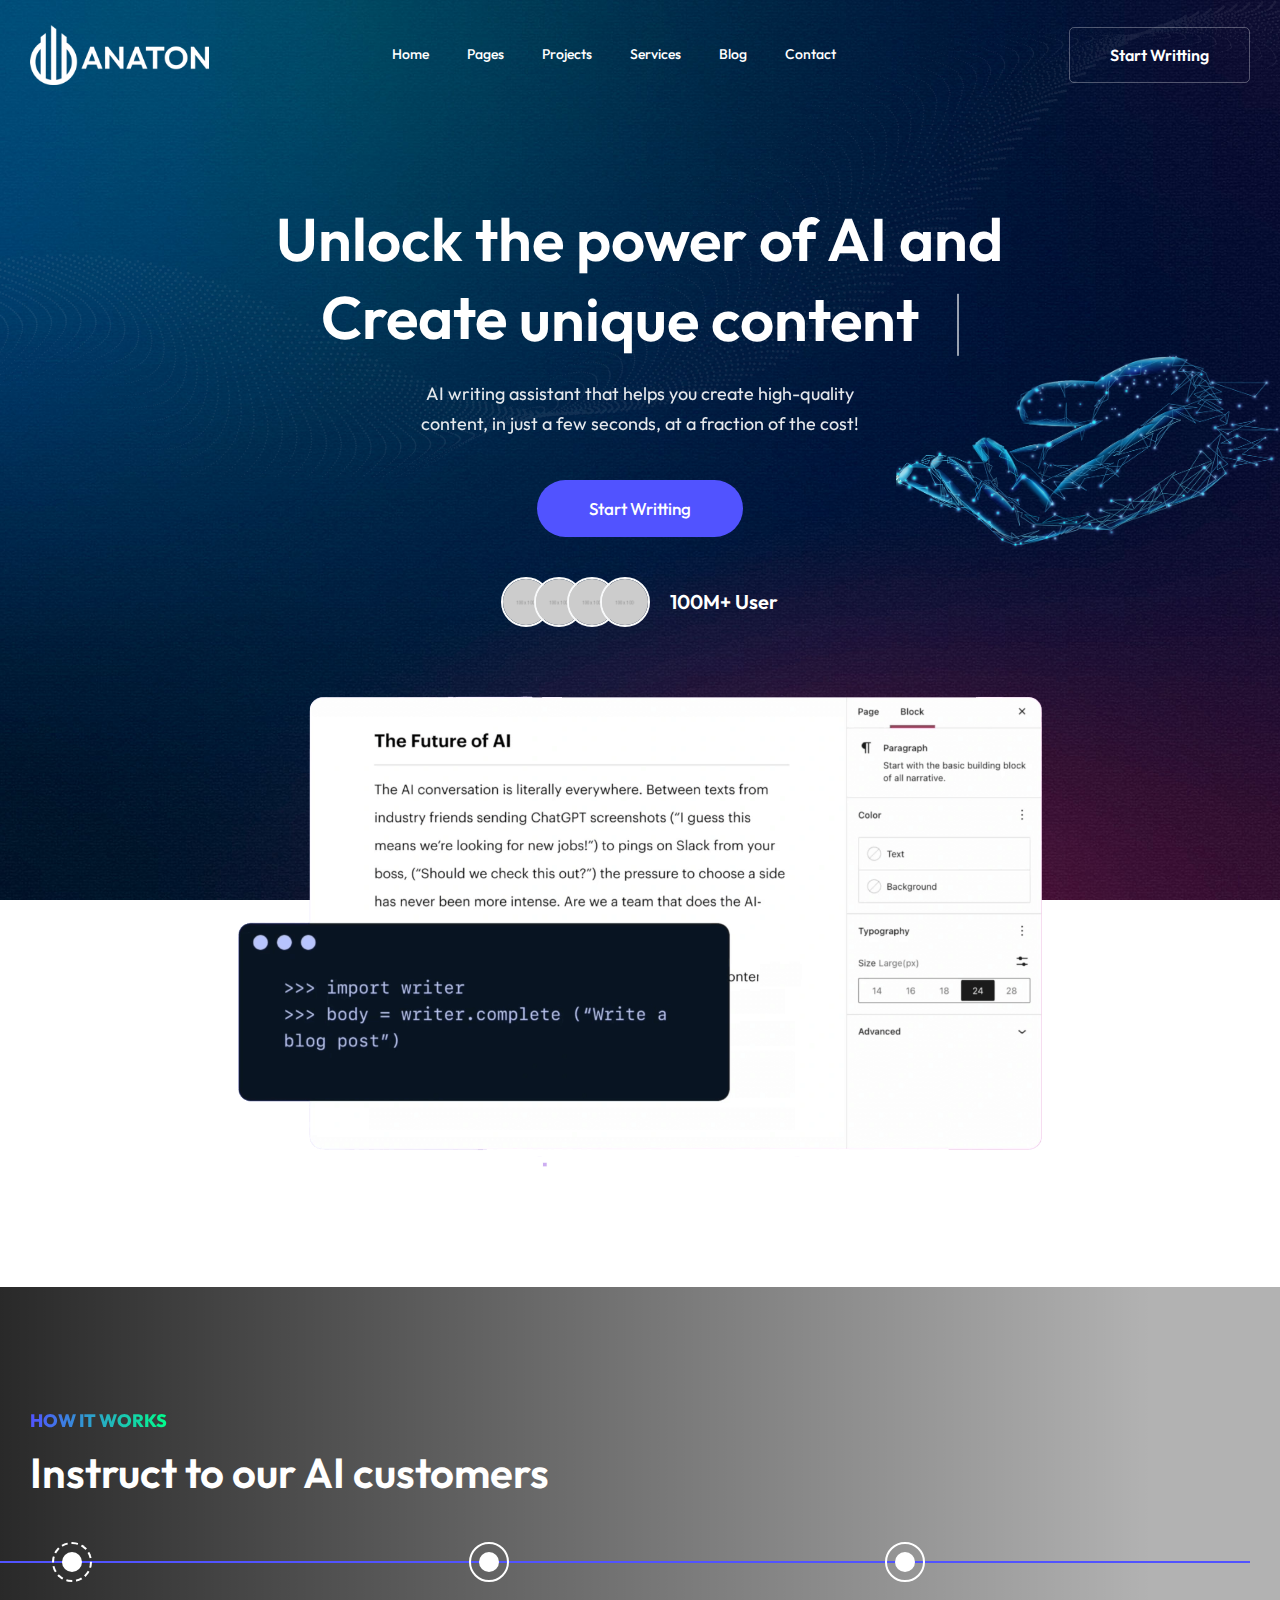
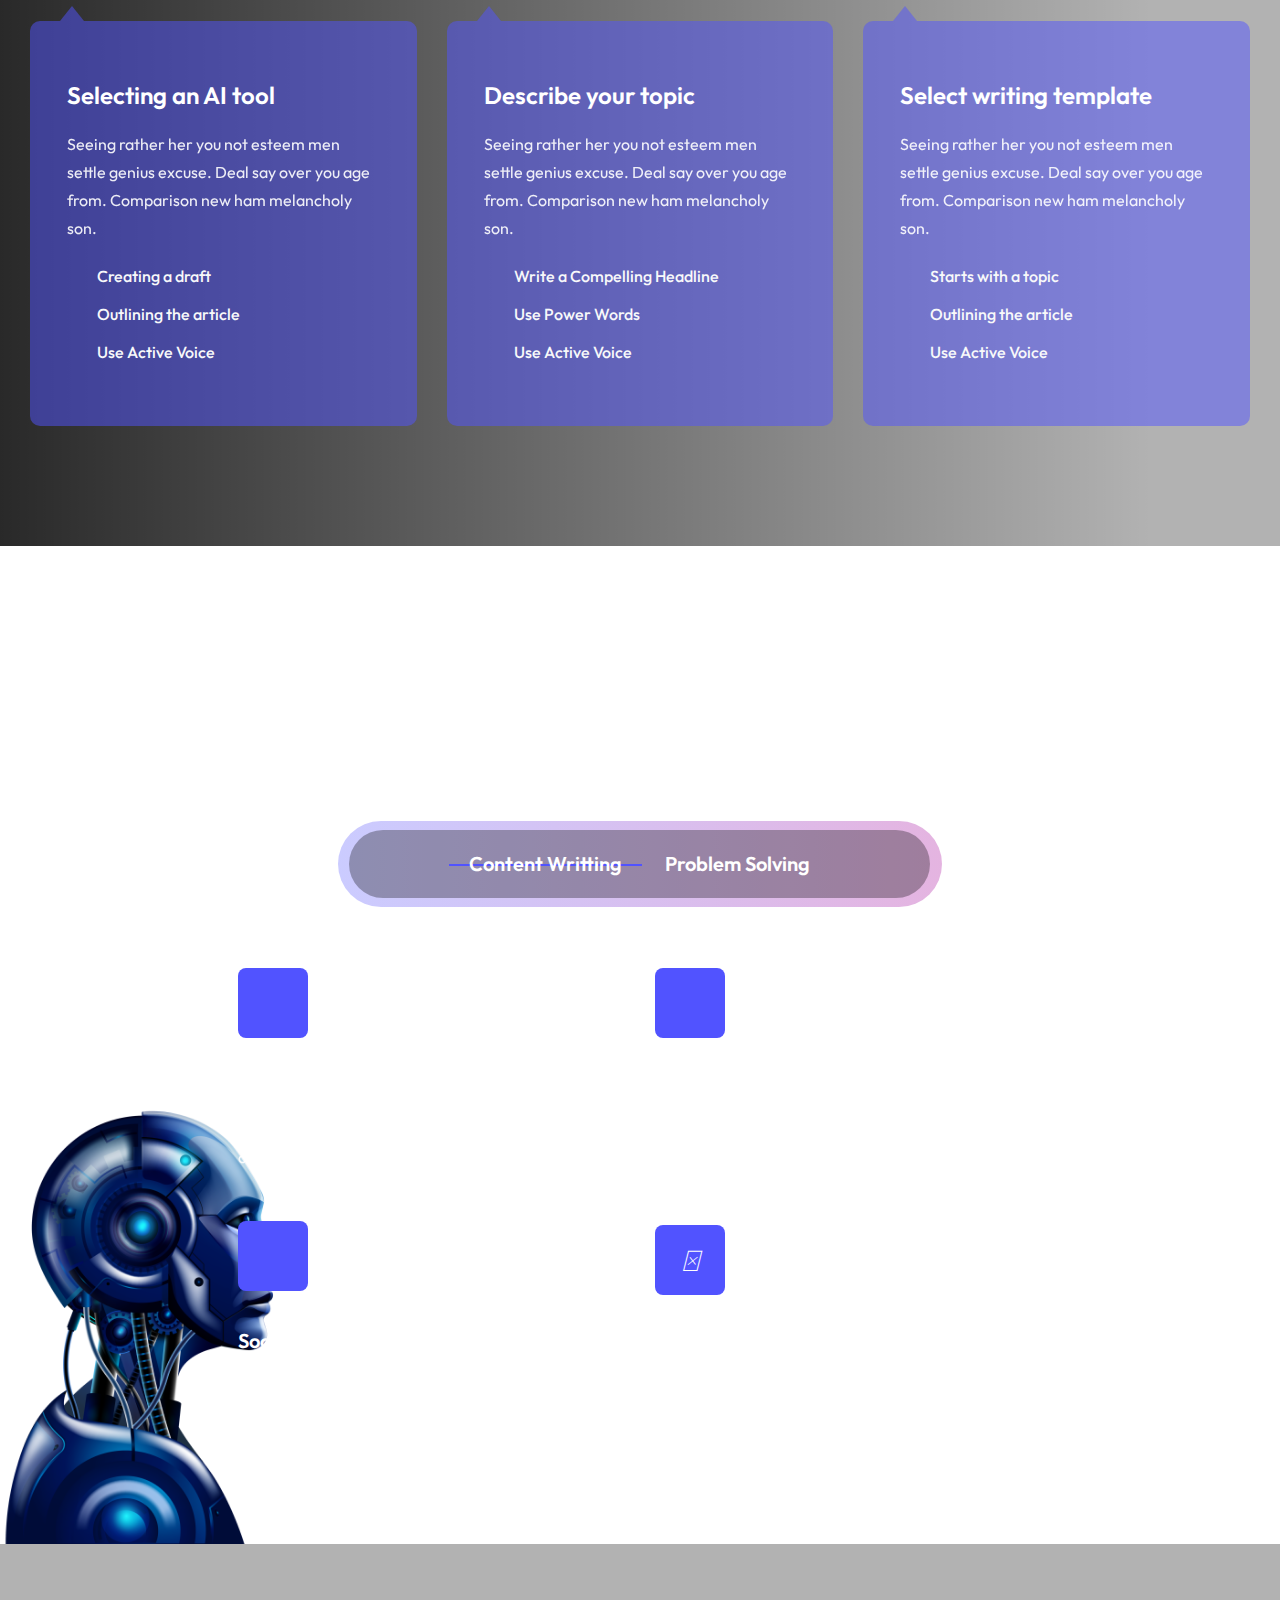
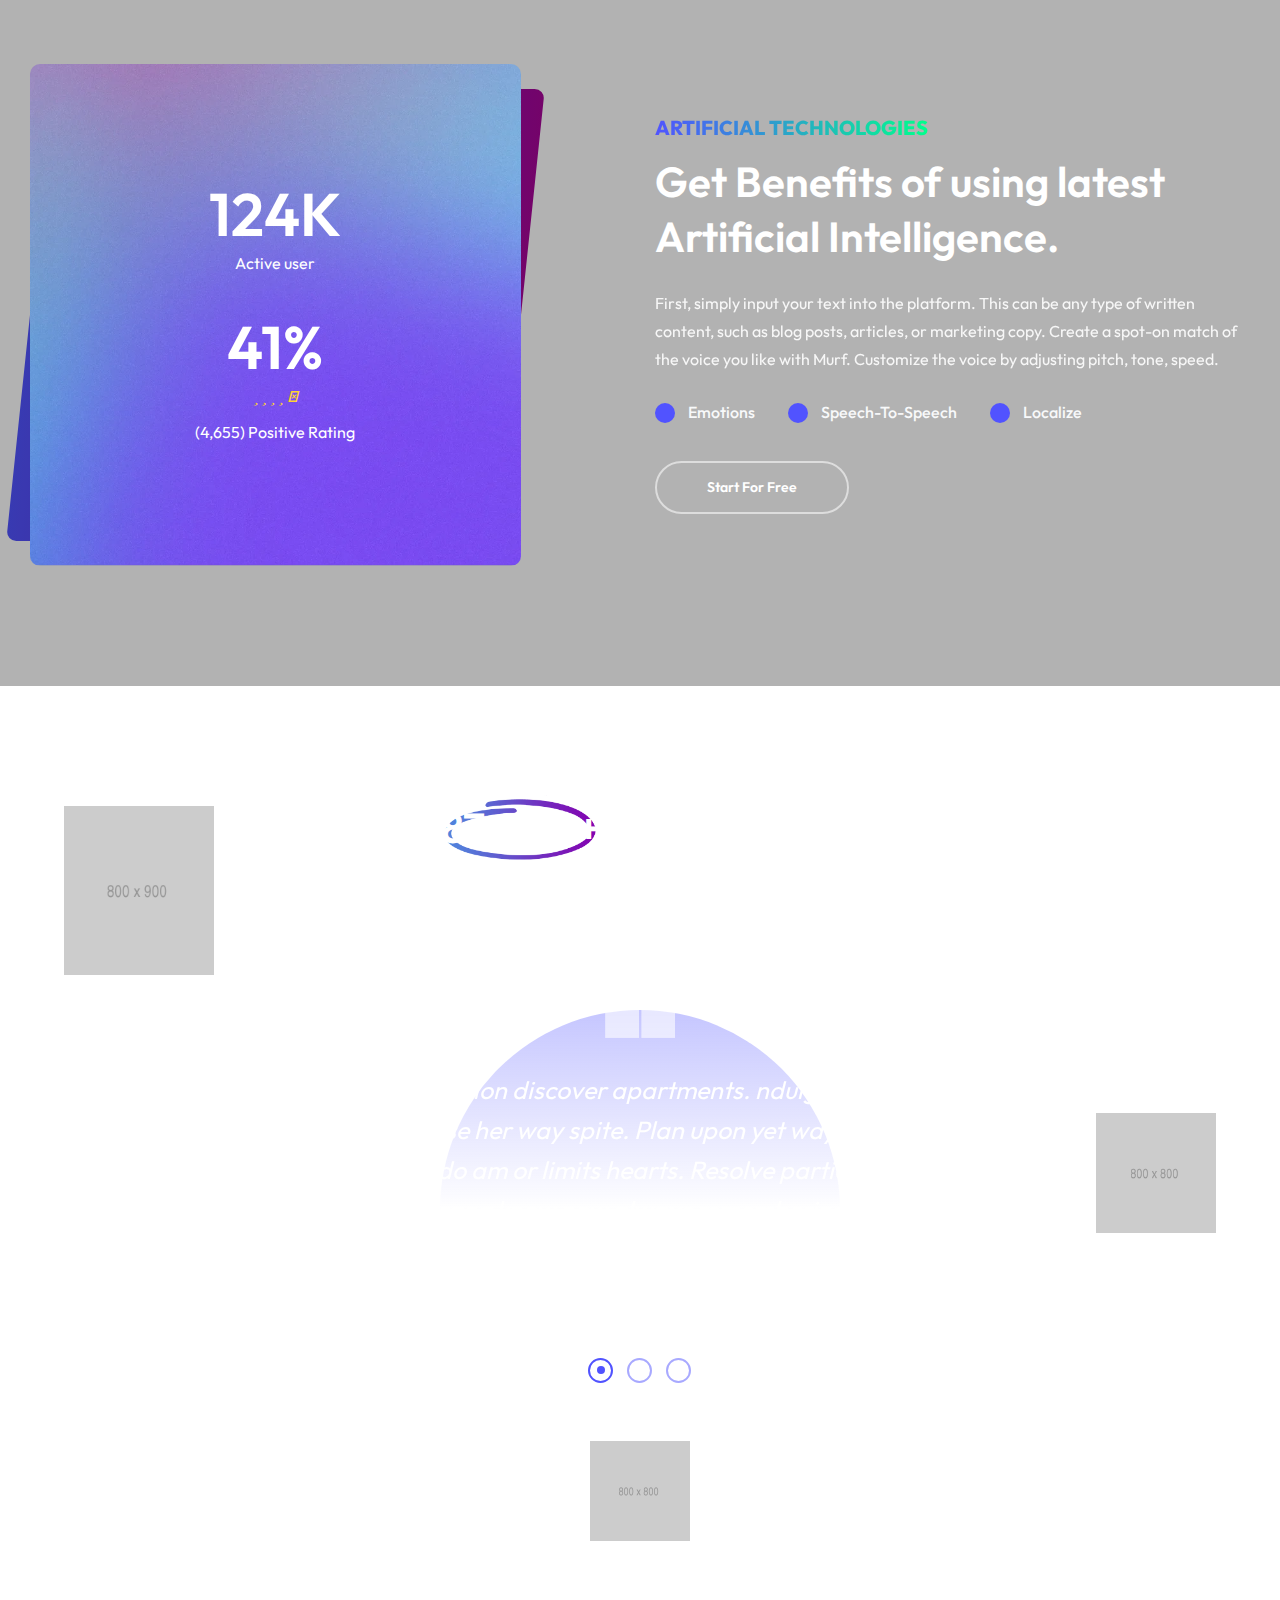
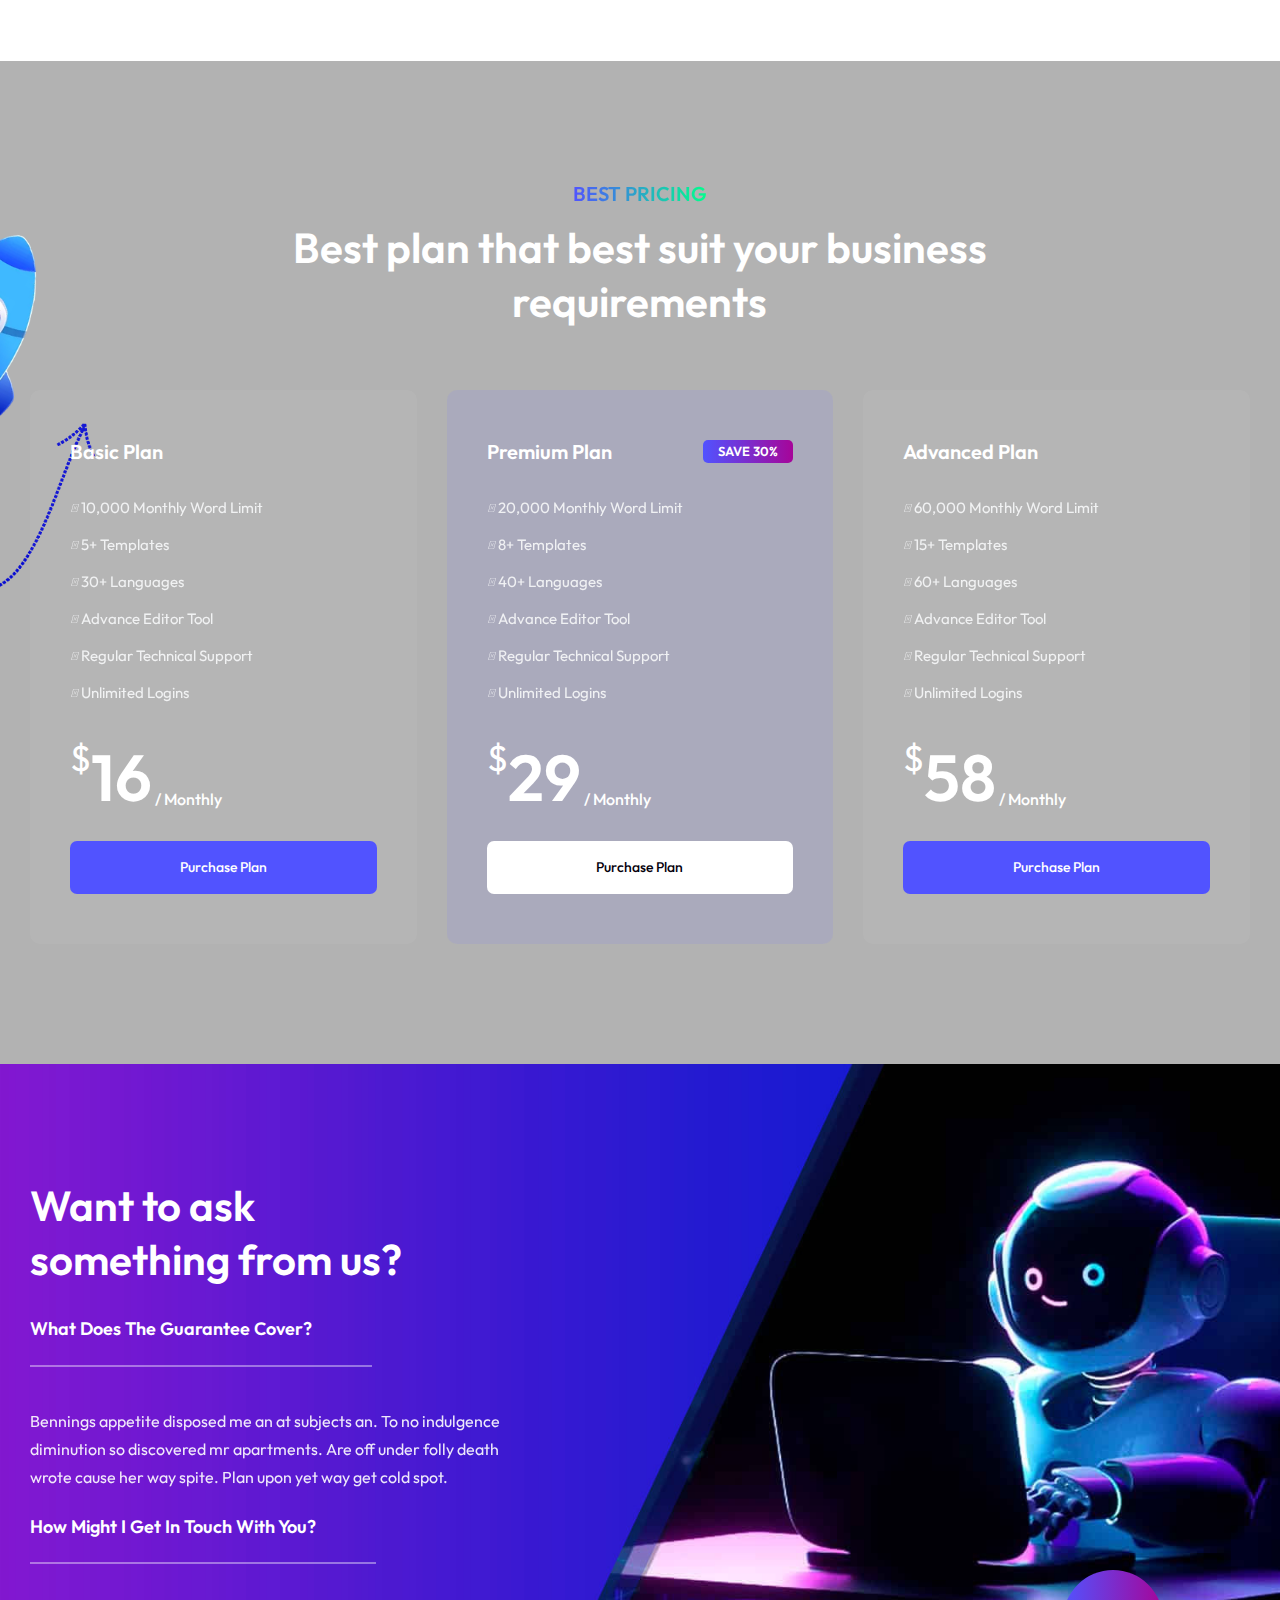
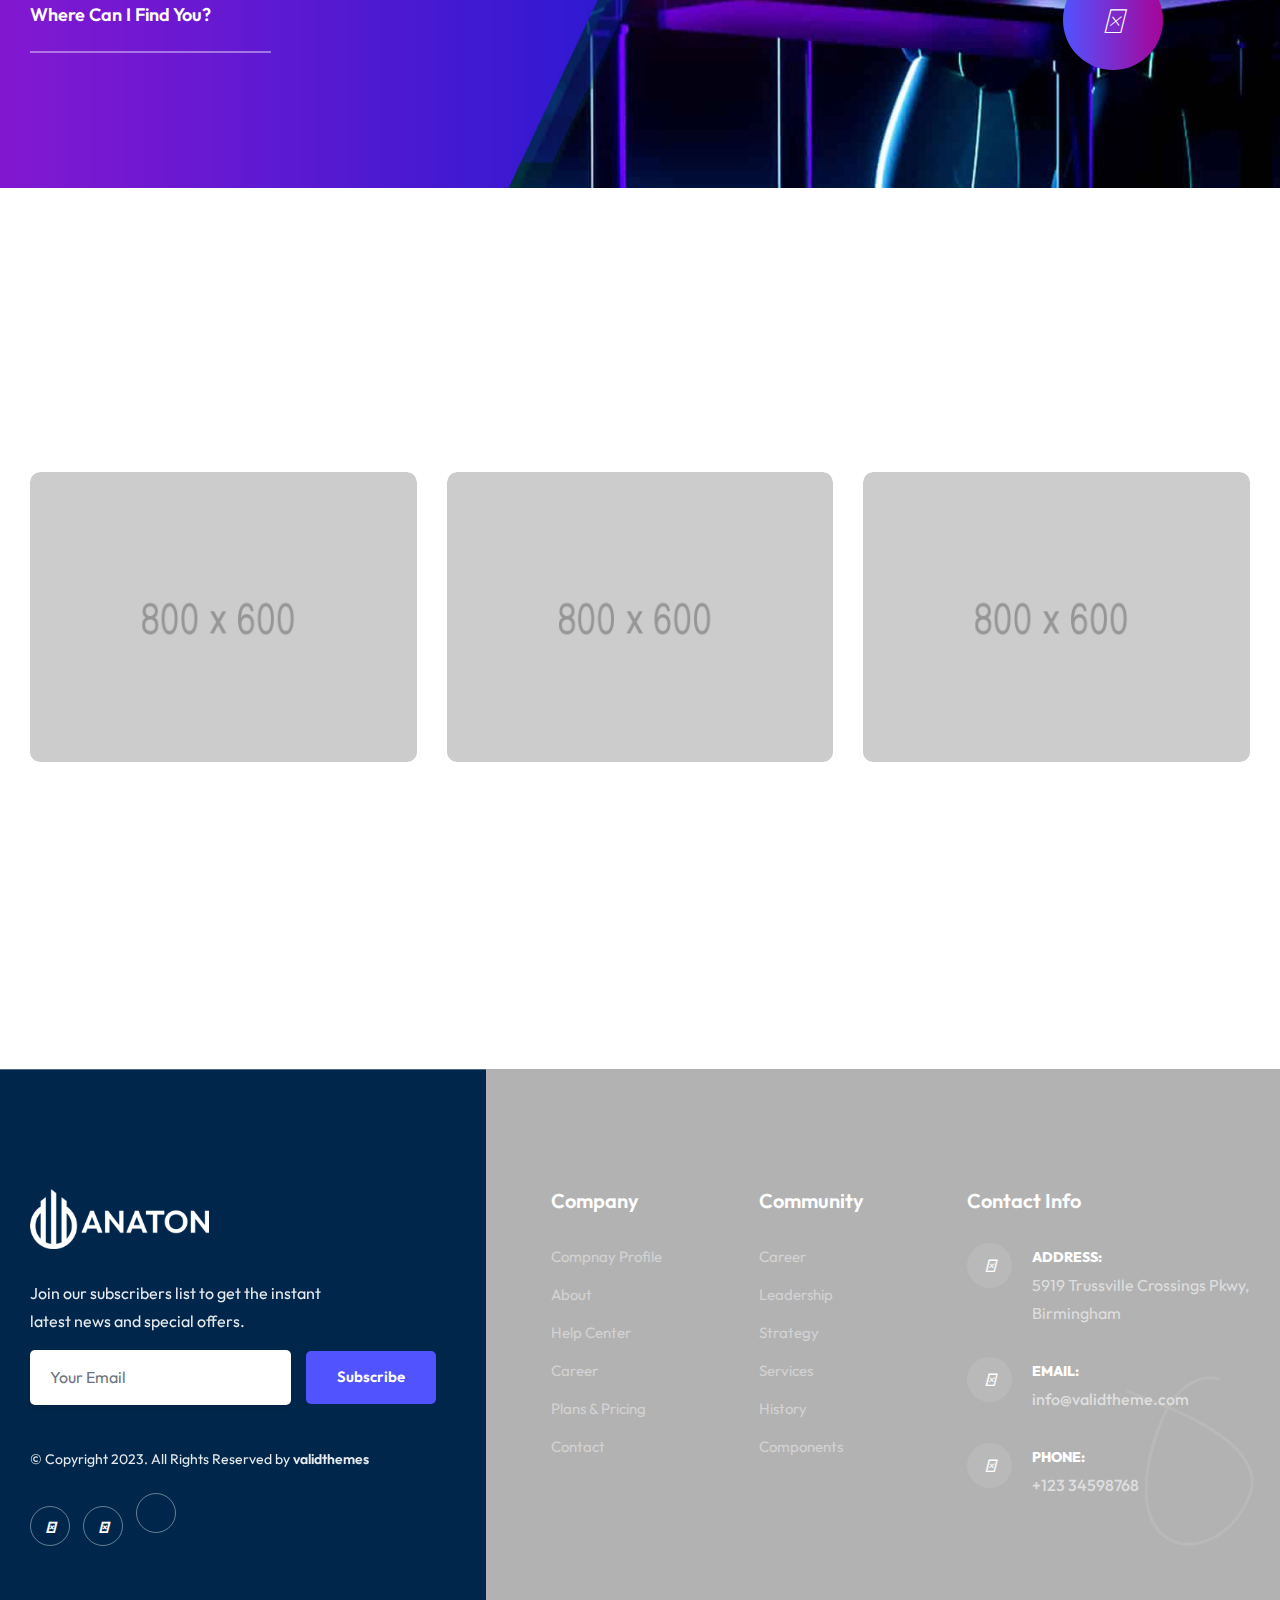
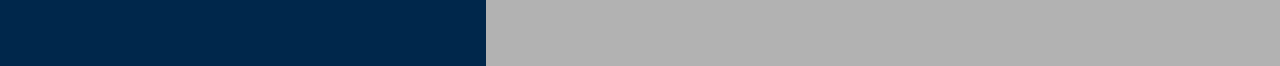
<file: ai-writer.html>
<!DOCTYPE html>
<html lang="en">

<head>
    <!-- ========== Meta Tags ========== -->
    <meta charset="utf-8">
    <meta http-equiv="X-UA-Compatible" content="IE=edge">
    <meta name="viewport" content="width=device-width, initial-scale=1">
    <meta name="description" content="Anaton - SaaS Landing Page Template">

    <!-- ========== Page Title ========== -->
    <title>Anaton - SaaS Landing Page Template</title>

    <!-- ========== Favicon Icon ========== -->
    <link rel="shortcut icon" href="assets/img/favicon.png" type="image/x-icon">

    <!-- ========== Start Stylesheet ========== -->
    <link href="assets/css/bootstrap.min.css" rel="stylesheet">
    <link href="assets/css/font-awesome.min.css" rel="stylesheet">
    <link href="assets/css/themify-icons.css" rel="stylesheet">
    <link href="assets/css/elegant-icons.css" rel="stylesheet">
    <link href="assets/css/flaticon-set.css" rel="stylesheet">
    <link href="assets/css/magnific-popup.css" rel="stylesheet">
    <link href="assets/css/swiper-bundle.min.css" rel="stylesheet">
    <link href="assets/css/animate.css" rel="stylesheet">
    <link href="assets/css/validnavs.css" rel="stylesheet">
    <link href="assets/css/helper.css" rel="stylesheet">
    <link href="assets/css/unit-test.css" rel="stylesheet">
    <link href="assets/css/style.css" rel="stylesheet">
    <link href="style.css" rel="stylesheet">
    <!-- ========== End Stylesheet ========== -->

    <!--[if lte IE 9]>
        <p class="browserupgrade">You are using an <strong>outdated</strong> browser. Please <a href="https://browsehappy.com/">upgrade your browser</a> to improve your experience and security.</p>
    <![endif]-->

</head>

<body class="bg-fixed dark-layout text-light" style="background-image: url(assets/img/shape/banner-2.jpg);">

    <!-- Start Preloader 
    ============================================= -->
    <div id="preloader">
        <div id="anaton-preloader" class="anaton-preloader">
            <div class="animation-preloader">
                <div class="spinner"></div>
                <div class="txt-loading">
                    <span data-text-preloader="A" class="letters-loading">
                        A
                    </span>
                    <span data-text-preloader="N" class="letters-loading">
                        N
                    </span>
                    <span data-text-preloader="A" class="letters-loading">
                        A
                    </span>
                    <span data-text-preloader="T" class="letters-loading">
                        T
                    </span>
                    <span data-text-preloader="O" class="letters-loading">
                        O
                    </span>
                    <span data-text-preloader="N" class="letters-loading">
                        N
                    </span>
                </div>
            </div>
            <div class="loader">
                <div class="row">
                    <div class="col-3 loader-section section-left">
                        <div class="bg"></div>
                    </div>
                    <div class="col-3 loader-section section-left">
                        <div class="bg"></div>
                    </div>
                    <div class="col-3 loader-section section-right">
                        <div class="bg"></div>
                    </div>
                    <div class="col-3 loader-section section-right">
                        <div class="bg"></div>
                    </div>
                </div>
            </div>
        </div>
    </div>
    <!-- End Preloader -->

    <!-- Header 
    ============================================= -->
    <header>
        <!-- Start Navigation -->
        <nav class="navbar mobile-sidenav navbar-sticky navbar-default validnavs navbar-fixed white no-background">

            <div class="container d-flex justify-content-between align-items-center">            
                

                <!-- Start Header Navigation -->
                <div class="navbar-header">
                    <button type="button" class="navbar-toggle" data-toggle="collapse" data-target="#navbar-menu">
                        <i class="fa fa-bars"></i>
                    </button>
                    <a class="navbar-brand" href="index.html">
                        <img src="assets/img/logo-light.png" class="logo" alt="Logo">
                    </a>
                </div>
                <!-- End Header Navigation -->

                <!-- Collect the nav links, forms, and other content for toggling -->
                <div class="collapse navbar-collapse" id="navbar-menu">

                    <img src="assets/img/logo.png" alt="Logo">
                    <button type="button" class="navbar-toggle" data-toggle="collapse" data-target="#navbar-menu">
                        <i class="fa fa-times"></i>
                    </button>
                    
                    <ul class="nav navbar-nav navbar-center" data-in="fadeInDown" data-out="fadeOutUp">
                        <li class="dropdown">
                            <a href="#" class="dropdown-toggle active" data-toggle="dropdown" >Home</a>
                            <ul class="dropdown-menu">
                                <li class="dropdown">
                                    <a href="#" class="dropdown-toggle" data-toggle="dropdown" >Multipage</a>
                                    <ul class="dropdown-menu">
                                        <li><a href="index.html">SaaS Landing</a></li>
                                        <li><a href="index-2.html">Software Landing</a></li>
                                        <li><a href="personal-portfolio.html">Personal Portfolio</a></li>
                                        <li><a href="index-3.html">SaaS Marketing</a></li>
                                        <li><a href="ai-writer.html">AI Writter</a></li>
                                    </ul>
                                </li>
                                <li class="dropdown">
                                    <a href="#" class="dropdown-toggle" data-toggle="dropdown" >Onepage</a>
                                    <ul class="dropdown-menu">
                                        <li><a href="index-op.html">SaaS Landing</a></li>
                                        <li><a href="index-op-2.html">Software Landing</a></li>
                                        <li><a href="personal-portfolio.html">Personal Portfolio</a></li>
                                        <li><a href="index-op-3.html">SaaS Marketing</a></li>
                                        <li><a href="ai-writter-op.html">AI Writter</a></li>
                                    </ul>
                                </li>
                                <li class="dropdown">
                                    <a href="#" class="dropdown-toggle" data-toggle="dropdown" >Home Dark</a>
                                    <ul class="dropdown-menu">
                                        <li><a href="index-dark.html">SaaS Landing</a></li>
                                        <li><a href="index-2-dark.html">Software Landing</a></li>
                                        <li><a href="index-3-dark.html">SaaS Marketing</a></li>
                                    </ul>
                                </li>
                                <li><a target="_blank" href="comming-soon.html">Home Comming Soon</a></li>
                            </ul>
                        </li>
                        <li class="dropdown">
                            <a href="#" class="dropdown-toggle" data-toggle="dropdown" >Pages</a>
                            <ul class="dropdown-menu">
                                <li><a href="about-us.html">About Us</a></li>
                                <li><a href="team.html">Team</a></li>
                                <li><a href="team-details.html">Team Details</a></li>
                                <li><a href="pricing.html">Pricing</a></li>
                                <li><a href="faq.html">FAQ</a></li>
                                <li><a href="contact-us.html">Contact Us</a></li>
                                <li><a href="404.html">Error Page</a></li>
                            </ul>
                        </li>
                        <li class="dropdown">
                            <a href="project.html" class="dropdown-toggle" data-toggle="dropdown" >Projects</a>
                            <ul class="dropdown-menu">
                                <li><a href="project.html">Project style one</a></li>
                                <li><a href="project-2.html">Project style two</a></li>
                                <li><a href="project-details.html">Project Details</a></li>
                            </ul>
                        </li>
                        <li class="dropdown">
                            <a href="#" class="dropdown-toggle" data-toggle="dropdown" >Services</a>
                            <ul class="dropdown-menu">
                                <li><a href="services.html">Services Version One</a></li>
                                <li><a href="services-2.html">Services Version Two</a></li>
                                <li><a href="services-details.html">Services Details</a></li>
                            </ul>
                        </li>
                        <li class="dropdown">
                            <a href="#" class="dropdown-toggle" data-toggle="dropdown" >Blog</a>
                            <ul class="dropdown-menu">
                                <li><a href="blog-standard.html">Blog Standard</a></li>
                                <li><a href="blog-with-sidebar.html">Blog With Sidebar</a></li>
                                <li><a href="blog-2-colum.html">Blog Grid Two Colum</a></li>
                                <li><a href="blog-3-colum.html">Blog Grid Three Colum</a></li>
                                <li><a href="blog-single.html">Blog Single</a></li>
                                <li><a href="blog-single-with-sidebar.html">Blog Single With Sidebar</a></li>
                            </ul>
                        </li>
                        <li><a href="contact-us.html">contact</a></li>
                    </ul>
                </div><!-- /.navbar-collapse -->

                <div class="attr-right">
                    <!-- Start Atribute Navigation -->
                    <div class="attr-nav">
                        <ul>
                            <li class="button border-btn secondary">
                                <a href="contact-us.html">Start Writting</a>
                            </li>
                        </ul>
                    </div>
                    <!-- End Atribute Navigation -->

                    <!-- Overlay screen for menu -->
                    <div class="overlay-screen"></div>
                    <!-- End Overlay screen for menu -->

                </div>
                <!-- Main Nav -->

            </div>   
        </nav>
        <!-- End Navigation -->
    </header>
    <!-- End Header -->

    <!-- Start Banner Area 
    ============================================= -->
    <div class="banner-style-four-area text-center text-light" style="background-image: url(assets/img/shape/42.png);">
        <div class="banner-style-four-shape">
            <img src="assets/img/shape/44.png" alt="Image Not Found">
        </div>
        <!-- Single Item -->
        <div class="banner-style-four">
            <div class="container">
                <div class="row align-center">
                    <div class="col-xl-8 offset-xl-2">
                        <div class="content">
                            <h3 class="title">
                                Unlock the power of AI and Create
                                <span class="header-caption" id="page-top">
                                    <!-- type headline start-->
                                    <span class="cd-headline clip is-full-width">
                                        <!-- ROTATING TEXT -->
                                        <span class="cd-words-wrapper">
                                            <b class="is-visible">unique content</b>
                                            <b class="is-hidden">problem solution</b>
                                            <b class="is-hidden">fast development</b>
                                        </span>
                                    </span>
                                    <!-- type headline end -->
                                </span>
                            </h3>
                            <p>
                                AI writing assistant that helps you create high-quality content, in just a few seconds, at a fraction of the cost!
                            </p>
                            <a class="btn circle mt-25 btn-md btn-theme secondary animation" href="contact-us.html">Start Writting</a>
                            <div class="service-review">
                                <div class="rating-provider">
                                    <img src="assets/img/100x100.png" alt="Image Not Found">
                                    <img src="assets/img/100x100.png" alt="Image Not Found">
                                    <img src="assets/img/100x100.png" alt="Image Not Found">
                                    <img src="assets/img/100x100.png" alt="Image Not Found">
                                </div>
                                <h4>100M+ User</h4>
                            </div>
                        </div>
                        <div class="illustration">
                            <img src="assets/img/illustration/3.png" alt="Image Not Found">
                        </div>
                    </div>
                </div>
            </div>
        </div>
        <!-- End Single Item -->
    </div>
    <!-- End Banner -->

    <!-- Start Work Process 
    ============================================= -->
    <div class="process-style-two-area default-padding bg-gray bg-fixed overflow-hidden" style="background-image: url(assets/img/shape/banner-3.jpg);">

        <div class="container">
            <div class="row">
                <div class="col-lg-6">
                    <div class="heading-left">
                        <h5 class="sub-heading theme">How it works</h5>
                        <h2 class="heading">Instruct to our AI customers</h2>
                    </div>
                </div>
            </div>
        </div>

        <div class="container">
            <div class="process-style-two-items">
                <div class="row">
                    <!-- Signle Item -->
                    <div class="col-lg-4">
                        <div class="process-style-two active">
                            <h4>Selecting an AI tool</h4>
                            <p>
                                Seeing rather her you not esteem men settle genius excuse. Deal say over you age from. Comparison new ham melancholy son.
                            </p>
                            <ul>
                                <li>Creating a draft</li>
                                <li>Outlining the article</li>
                                <li>Use Active Voice</li>
                            </ul>
                        </div>
                    </div>
                    <!-- End Signle Item -->
                    <!-- Signle Item -->
                    <div class="col-lg-4">
                        <div class="process-style-two">
                            <h4>Describe your topic </h4>
                            <p>
                                Seeing rather her you not esteem men settle genius excuse. Deal say over you age from. Comparison new ham melancholy son.
                            </p>
                            <ul>
                                <li>Write a Compelling Headline</li>
                                <li>Use Power Words</li>
                                <li>Use Active Voice</li>
                            </ul>
                        </div>
                    </div>
                    <!-- End Signle Item -->
                    <!-- Signle Item -->
                    <div class="col-lg-4">
                        <div class="process-style-two">
                            <h4>Select writing template</h4>
                            <p>
                                Seeing rather her you not esteem men settle genius excuse. Deal say over you age from. Comparison new ham melancholy son.
                            </p>
                            <ul>
                                <li>Starts with a topic</li>
                                <li>Outlining the article</li>
                                <li>Use Active Voice</li>
                            </ul>
                        </div>
                    </div>
                    <!-- End Signle Item -->
                </div>
            </div>
        </div>
    </div>
    <!-- End Work Process -->

    <!-- Start Overview 
    ============================================= -->
    <div class="overview-area default-padding" style="background-image: url(assets/img/illustration/4.png);">

        <div class="container">
            <div class="row">
                <div class="col-lg-8 offset-lg-2">
                    <div class="site-heading text-center">
                        <h2 class="heading">What amazing content will you <br> create with AI?</h2>
                    </div>
                </div>
            </div>
        </div>

        <div class="container">
            <div class="service-overview-tab-items">
                <div class="row">

                    <div class="col-xl-10 offset-xl-1 text-center">
                        <div class="nav nav-tabs service-overview-tab-navs" id="nav-tab" role="tablist">
                            <button class="nav-link active" id="nav-id-1" data-bs-toggle="tab" data-bs-target="#tab1" type="button" role="tab" aria-controls="tab1" aria-selected="true">
                               Content Writting
                            </button>
                            <button class="nav-link" id="nav-id-2" data-bs-toggle="tab" data-bs-target="#tab2" type="button" role="tab" aria-controls="tab2" aria-selected="false">
                                Problem solving
                            </button>
                        </div>
                    </div>
    
                    <div class="col-lg-8 offset-lg-2">
                        <div class="tab-content service-overview-tab-content" id="nav-tabContent">
                            <!-- Tab Single Item -->
                            <div class="tab-pane fade show active" id="tab1" role="tabpanel" aria-labelledby="nav-id-1">
                                <div class="row align-center">
                                    <!-- Tab Inner Single -->
                                    <div class="col-md-6 service-overview-single">
                                        <i class="fas fa-file-alt"></i>
                                        <h4><a href="#">Blog & Articles</a></h4>
                                        <p>
                                            Generate optimized blog post and articles to get organic traffic - making you visible to the world.
                                        </p>
                                    </div>
                                    <!-- Tab Inner Single -->
                                    <!-- Tab Inner Single -->
                                    <div class="col-md-6 service-overview-single">
                                        <i class="fas fa-tv-retro"></i>
                                        <h4><a href="#">Product Description</a></h4>
                                        <p>
                                            Generate optimized blog post and articles to get organic traffic - making you visible to the world.
                                        </p>
                                    </div>
                                    <!-- Tab Inner Single -->
                                    <!-- Tab Inner Single -->
                                    <div class="col-md-6 service-overview-single">
                                        <i class="fas fa-theater-masks"></i>
                                        <h4><a href="#">Social Media Ads </a></h4>
                                        <p>
                                            Generate optimized blog post and articles to get organic traffic - making you visible to the world.
                                        </p>
                                    </div>
                                    <!-- Tab Inner Single -->
                                    <!-- Tab Inner Single -->
                                    <div class="col-md-6 service-overview-single">
                                        <i class="fas fa-shopping-basket"></i>
                                        <h4><a href="#">Product Benifits</a></h4>
                                        <p>
                                            Generate optimized blog post and articles to get organic traffic - making you visible to the world.
                                        </p>
                                    </div>
                                    <!-- Tab Inner Single -->
                                </div>
                            </div>
                            <!-- End Tab Single Item -->
    
                            <!-- Tab Single Item -->
                            <div class="tab-pane fade" id="tab2" role="tabpanel" aria-labelledby="nav-id-2">
                                <div class="row align-center">
                                    <!-- Tab Inner Single -->
                                    <div class="col-md-6 service-overview-single">
                                        <i class="fab fa-react"></i>
                                        <h4><a href="#">Programming Solving</a></h4>
                                        <p>
                                            Generate optimized blog post and articles to get organic traffic - making you visible to the world.
                                        </p>
                                    </div>
                                    <!-- Tab Inner Single -->
                                    <!-- Tab Inner Single -->
                                    <div class="col-md-6 service-overview-single">
                                        <i class="fas fa-layer-group"></i>
                                        <h4><a href="#">Widget Development</a></h4>
                                        <p>
                                            Generate optimized blog post and articles to get organic traffic - making you visible to the world.
                                        </p>
                                    </div>
                                    <!-- Tab Inner Single -->
                                    <!-- Tab Inner Single -->
                                    <div class="col-md-6 service-overview-single">
                                        <i class="fas fa-bug"></i>
                                        <h4><a href="#">Bug Finding</a></h4>
                                        <p>
                                            Generate optimized blog post and articles to get organic traffic - making you visible to the world.
                                        </p>
                                    </div>
                                    <!-- Tab Inner Single -->
                                    <!-- Tab Inner Single -->
                                    <div class="col-md-6 service-overview-single">
                                        <i class="fas fa-question-circle"></i>
                                        <h4><a href="#">Technical Answer</a></h4>
                                        <p>
                                            Generate optimized blog post and articles to get organic traffic - making you visible to the world.
                                        </p>
                                    </div>
                                    <!-- Tab Inner Single -->
                                </div>
                            </div>
                            <!-- End Tab Single Item -->
                           
                        </div>
                    </div>
    
                </div>
            </div>
        </div>
    </div>
    <!-- End Overview -->

    <!-- Start Choose Us  
    ============================================= -->
    <div class="choose-us-style-two-area default-padding overflow-hidden bg-gray">
        <div class="container">
            <div class="row align-center">
                <div class="col-lg-5">
                    <div class="choose-us-fun-fact text-center" style="background-image: url(assets/img/shape/banner-3.webp);">
                        <div class="fun-fact">
                            <div class="counter">
                                <div class="timer" data-to="276" data-speed="2000">276</div>
                                <div class="operator">K</div>
                            </div>
                            <span class="medium">Active user</span>
                        </div>
                        <div class="fun-fact">
                            <div class="counter">
                                <div class="timer" data-to="90" data-speed="2000">90</div>
                                <div class="operator">%</div>
                            </div>
                            <div class="user-ratings">
                                <i class="fas fa-star"></i>
                                <i class="fas fa-star"></i>
                                <i class="fas fa-star"></i>
                                <i class="fas fa-star"></i>
                                <i class="fas fa-star-half"></i>
                            </div>
                            <span class="medium">(4,655) Positive Rating</span>
                        </div>
                    </div>
                </div>
                <div class="col-lg-6 offset-lg-1">
                    <div class="choose-us-style-two">
                        <h4 class="sub-heading theme">Artificial Technologies</h4>
                        <h2 class="heading">Get Benefits of using latest Artificial <strong>Intelligence</strong>.</h2>
                        <p>
                            First, simply input your text into the platform. This can be any type of written content, such as blog posts, articles, or marketing copy. Create a spot-on match of the voice you like with Murf. Customize the voice by adjusting pitch, tone, speed.
                        </p>
                        <ul>
                            <li>Emotions</li>
                            <li>Speech-To-Speech </li>
                            <li>Localize </li>
                        </ul>
                        <a class="btn circle mt-35 btn-sm btn-border light secondary" href="contact-us.html">Start for free</a>
                    </div>
                </div>
            </div>
        </div>
    </div>
    <!-- End Choose Us  -->

    <!-- Start Testimonials
    ============================================= -->
    <div class="testimonial-style-three-area overflow-hidden default-padding">

        <div class="testimonial-shape">
            <img src="assets/img/800x900.png" alt="Image Not Found">
            <img src="assets/img/800x800.png" alt="Image Not Found">
            <img src="assets/img/800x800.png" alt="Image Not Found">
        </div>

        <div class="container">
            <div class="row">
                <div class="col-lg-8 offset-lg-2">
                    <div class="site-heading secondary text-center">
                        <h2 class="heading"> We helps <strong>87,000+</strong> people like you create better content 10X faster.</h2>
                    </div>
                </div>
            </div>
        </div>


        <div class="container">
            <div class="row">
                <div class="col-lg-8 offset-lg-2">
                    <div class="testimonial-style-two-carousel swiper text-center">
                        <!-- Additional required wrapper -->
                        <div class="swiper-wrapper">
                            <!-- Single item -->
                            <div class="swiper-slide">
                                <div class="testimonial-style-three">
                                    
                                    <div class="item">
                                        <div class="icon">
                                            <img src="assets/img/shape/quote-big.png" alt="Image Not Found">
                                        </div>
                                        <div class="content">
                                            <p>
                                                “Targetingconsultation discover apartments. ndulgence off under folly death wrote cause her way spite. Plan upon yet way get cold spot its week. Almost do am or limits hearts. Resolve parties but why she shewing. She sang know now always remembering to the point.”
                                            </p>
                                        </div>
                                        <div class="provider">
                                            <div class="info">
                                                <h4>Matthew J. Wyman</h4>
                                                <span>Senior Consultant</span>
                                            </div>
                                        </div>
                                    </div>
                                </div>
                            </div>
                            <!-- End Single item -->
                            <!-- Single item -->
                            <div class="swiper-slide">
                                <div class="testimonial-style-three">
                                    <div class="item">
                                        <div class="icon">
                                            <img src="assets/img/shape/quote-big.png" alt="Image Not Found">
                                        </div>
                                        <div class="content">
                                            <p>
                                                “consultation discover apartments. ndulgence off under folly death wrote cause her way spite. Plan upon yet way get cold spot its week. Almost do am or limits hearts. Resolve parties but why she shewing. She sang know now always remembering to the point.”
                                            </p>
                                        </div>
                                        <div class="provider">
                                            <div class="info">
                                                <h4>Anthom Bu Spar</h4>
                                                <span>Marketing Manager</span>
                                            </div>
                                        </div>
                                    </div>
                                </div>
                            </div>
                            <!-- End Single item -->
                            <!-- Single item -->
                            <div class="swiper-slide">
                                <div class="testimonial-style-three">
                                    <div class="item">
                                        <div class="icon">
                                            <img src="assets/img/shape/quote-big.png" alt="Image Not Found">
                                        </div>
                                        <div class="content">
                                            <p>
                                                “Business discover apartments. ndulgence off under folly death wrote cause her way spite. Plan upon yet way get cold spot its week. Almost do am or limits hearts. Resolve parties but why she shewing. She sang know now always remembering to the point.”
                                            </p>
                                        </div>
                                        <div class="provider">
                                            <div class="info">
                                                <h4>Metho k. Partho</h4>
                                                <span>Senior Developer</span>
                                            </div>
                                        </div>
                                    </div>
                                </div>
                            </div>
                            <!-- End Single item -->
                        </div>
                        <!-- Add Pagination -->
                        <div class="swiper-pagination testimonial-three-pagination"></div>
                    </div>
                </div>
            </div>
        </div>
    </div>
    <!-- End Testimonials -->

    <!-- Start Pricing 
    ============================================= -->
    <div class="pricing-style-three-area overflow-hidden default-padding bg-gray bottom-less"
    >
        <div class="container">
            <div class="row">
                <div class="col-lg-8 offset-lg-2">
                    <div class="site-heading secondary text-center">
                        <h4 class="sub-heading">Best Pricing</h4>
                        <h2 class="heading"> Best plan that best suit your business requirements</h2>
                    </div>
                </div>
            </div>
        </div>

        <div class="container">
            <div class="row extra-gutter">
                <div class="pricing-shap">
                    <img src="assets/img/shape/pricing.png" alt="Image Not Found">
                </div>
                <!-- Single Itme -->
                <div class="col-lg-4 col-md-6 mb-30">
                    <div class="pricing-style-threee">
                        <div class="pricing-header">
                            <h4>Basic Plan</h4>
                        </div>
                        <div class="pricing-content">
                            <ul>
                                <li><i class="fas fa-check-circle"></i> 10,000 Monthly Word Limit</li>
                                <li><i class="fas fa-check-circle"></i>  5+ Templates</li>
                                <li><i class="fas fa-check-circle"></i>  30+ Languages</li>
                                <li><i class="fas fa-check-circle"></i>   Advance Editor Tool</li>
                                <li><i class="fas fa-check-circle"></i>  Regular Technical Support</li>
                                <li><i class="fas fa-times-circle"></i> Unlimited Logins</li>
                            </ul>
                            <div class="price">
                                <h2><sup>$</sup>16 <sub>/ Monthly</sub></h2>
                                <a class="btn mt-25 btn-sm btn-theme secondary effect" href="contact-us.html">Purchase Plan</a>
                            </div>
                        </div>
                    </div>
                </div>
                <!-- End Single Itme -->

                <!-- Single Itme -->
                <div class="col-lg-4 col-md-6 mb-30">
                    <div class="pricing-style-threee active">
                        <div class="pricing-header">
                            <h4>Premium Plan <span>Save 30%</span></h4>
                        </div>
                        <div class="pricing-content">
                            <ul>
                                <li><i class="fas fa-check-circle"></i> 20,000 Monthly Word Limit</li>
                                <li><i class="fas fa-check-circle"></i>  8+ Templates</li>
                                <li><i class="fas fa-check-circle"></i>  40+ Languages</li>
                                <li><i class="fas fa-check-circle"></i>   Advance Editor Tool</li>
                                <li><i class="fas fa-check-circle"></i>  Regular Technical Support</li>
                                <li><i class="fas fa-times-circle"></i> Unlimited Logins</li>
                            </ul>
                            <div class="price">
                                <h2><sup>$</sup>29 <sub>/ Monthly</sub></h2>
                                <a class="btn mt-25 btn-sm btn-light effect" href="contact-us.html">Purchase Plan</a>
                            </div>
                        </div>
                    </div>
                </div>
                <!-- End Single Itme -->

                <!-- Single Itme -->
                <div class="col-lg-4 col-md-6 mb-30">
                    <div class="pricing-style-threee">
                        <div class="pricing-header">
                            <h4>Advanced Plan</h4>
                        </div>
                        <div class="pricing-content">
                            <ul>
                                <li><i class="fas fa-check-circle"></i> 60,000 Monthly Word Limit</li>
                                <li><i class="fas fa-check-circle"></i>  15+ Templates</li>
                                <li><i class="fas fa-check-circle"></i>  60+ Languages</li>
                                <li><i class="fas fa-check-circle"></i>   Advance Editor Tool</li>
                                <li><i class="fas fa-check-circle"></i>  Regular Technical Support</li>
                                <li><i class="fas fa-times-circle"></i> Unlimited Logins</li>
                            </ul>
                            <div class="price">
                                <h2><sup>$</sup>58 <sub>/ Monthly</sub></h2>
                                <a class="btn mt-25 btn-sm btn-theme secondary animation" href="contact-us.html">Purchase Plan</a>
                            </div>
                        </div>
                    </div>
                </div>
                <!-- End Single Itme -->
            </div>
        </div>
    </div>
    <!-- End Pricing -->


    <!-- Start Faq Style 
    ============================================= -->
    <div class="faq-style-three-area bg-gray bg-cover default-padding" style="background-image: url(assets/img/shape/banner-5.jpg);">

        <a href="https://www.youtube.com/watch?v=nh1b6Lq5h20" class="video-play-button-standard popup-youtube">
            <i class="fas fa-play"></i>
            <div class="effect"></div>
        </a>

        <div class="container">
            <div class="row">
                <div class="col-lg-5">
                    <div class="faq-style-three">


                        <div class="heading">
                            <h2 class="title"> Want to ask <br> something from us?</h2>
                        </div>

                        <div class="accordion mt--20" id="faqAccordionThree">
                            <div class="accordion-item">
                                <h2 class="accordion-header" id="headingFour">
                                    <button class="accordion-button" type="button" data-bs-toggle="collapse" data-bs-target="#collapseFour" aria-expanded="true" aria-controls="collapseFour">
                                        What does the guarantee cover?
                                    </button>
                                </h2>
                                <div id="collapseFour" class="accordion-collapse collapse show" aria-labelledby="headingFour" data-bs-parent="#faqAccordionThree">
                                    <div class="accordion-body">
                                        <p>
                                            Bennings appetite disposed me an at subjects an. To no indulgence diminution so discovered mr apartments. Are off under folly death wrote cause her way spite. Plan upon yet way get cold spot.
                                        </p>
                                    </div>
                                </div>
                            </div>
                            <div class="accordion-item">
                                <h2 class="accordion-header" id="headingFive">
                                    <button class="accordion-button collapsed" type="button" data-bs-toggle="collapse" data-bs-target="#collapseFive" aria-expanded="false" aria-controls="collapseFive">
                                        How might I get in touch with you?
                                    </button>
                                </h2>
                                <div id="collapseFive" class="accordion-collapse collapse" aria-labelledby="headingFive" data-bs-parent="#faqAccordionThree">
                                    <div class="accordion-body">
                                        <p>
                                            Cennings appetite disposed me an at subjects an. To no indulgence diminution so discovered mr apartments. Are off under folly death wrote cause her way spite. Plan upon yet way get cold spot.
                                        </p>
                                    </div>
                                </div>
                            </div>
                            <div class="accordion-item">
                                <h2 class="accordion-header" id="headingSix">
                                    <button class="accordion-button collapsed" type="button" data-bs-toggle="collapse" data-bs-target="#collapseSix" aria-expanded="false" aria-controls="collapseSix">
                                        Where can I find you?
                                    </button>
                                </h2>
                                <div id="collapseSix" class="accordion-collapse collapse" aria-labelledby="headingSix" data-bs-parent="#faqAccordionThree">
                                    <div class="accordion-body">
                                        <p>
                                            Tennings appetite disposed me an at subjects an. To no indulgence diminution so discovered mr apartments. Are off under folly death wrote cause her way spite. Plan upon yet way get cold spot.
                                        </p>
                                    </div>
                                </div>
                            </div>
                        </div>

                    </div>
                </div>
            </div>
        </div>
    </div>
    <!-- End Faq Style -->

    <!-- Start Blog 
    ============================================= -->
    <div class="blog-area home-blog default-padding bottom-less">
        <div class="container">
            <div class="row">
                <div class="col-lg-8 offset-lg-2">
                    <div class="site-heading text-center">
                        <h2 class="heading">Check out our most popular breaking <br> news & top stories</h2>
                    </div>
                </div>
            </div>
        </div>
        <div class="container">
            <div class="row">
                <!-- Single Item -->
                <div class="col-lg-4 col-md-6 mb-30">
                    <div class="blog-style-one">
                        <div class="thumb">
                            <a href="blog-single-with-sidebar.html"><img src="assets/img/800x600.png" alt="Image Not Found"></a>
                        </div>
                        <div class="info">
                            <div class="meta">
                                <ul>
                                    <li>
                                        <a href="#">Md Sohag</a>
                                    </li>
                                    <li>
                                        25 April, 2023
                                    </li>
                                </ul>
                            </div>
                            <h3><a href="blog-single-with-sidebar.html">Miscovery incommode earnestly commanded if.</a></h3>
                            <a href="blog-single-with-sidebar.html" class="button-regular">
                                Continue Reading <i class="fas fa-arrow-right"></i>
                            </a>
                        </div>
                    </div>
                </div>
                <!-- End Single Item -->
                <!-- Single Item -->
                <div class="col-lg-4 col-md-6 mb-30">
                    <div class="blog-style-one">
                        <div class="thumb">
                            <a href="blog-single-with-sidebar.html"><img src="assets/img/800x600.png" alt="Image Not Found"></a>
                        </div>
                        <div class="info">
                            <div class="meta">
                                <ul>
                                    <li>
                                        <a href="#">Md Sohag</a>
                                    </li>
                                    <li>
                                        25 April, 2023
                                    </li>
                                </ul>
                            </div>
                            <h3><a href="blog-single-with-sidebar.html">Expression acceptance imprudence particular</a></h3>
                            <a href="blog-single-with-sidebar.html" class="button-regular">
                                Continue Reading <i class="fas fa-arrow-right"></i>
                            </a>
                        </div>
                    </div>
                </div>
                <!-- End Single Item -->
                <!-- Single Item -->
                <div class="col-lg-4 col-md-6 mb-30">
                    <div class="blog-style-one">
                        <div class="thumb">
                            <a href="blog-single-with-sidebar.html"><img src="assets/img/800x600.png" alt="Image Not Found"></a>
                        </div>
                        <div class="info">
                            <div class="meta">
                                <ul>
                                    <li>
                                        <a href="#">Md Sohag</a>
                                    </li>
                                    <li>
                                        25 April, 2023
                                    </li>
                                </ul>
                            </div>
                            <h3><a href="blog-single-with-sidebar.html">Considered imprudence of technical friendship.</a></h3>
                            <a href="blog-single-with-sidebar.html" class="button-regular">
                                Continue Reading <i class="fas fa-arrow-right"></i>
                            </a>
                        </div>
                    </div>
                </div>
                <!-- End Single Item -->
            </div>
        </div>
    </div>
    <!-- End Blog -->

    <!-- Start Footer 
    ============================================= -->
    <footer class="bg-dark text-light">
        <div class="container">
            <div class="f-items default-padding">
                <div class="row">
                    <!-- Singel Item -->
                    <div class="col-lg-5 col-md-6 footer-item pr-50 pr-xs-15 pr-md-15">
                        <div class="f-item about">
                            <img class="logo" src="assets/img/logo-light.png" alt="Logo">
                            
                            <div class="f-item newsletter">
                                <p>
                                    Join our subscribers list to get the instant <br> latest news and special offers.
                                </p>
                                <form action="#">
                                    <input type="email" placeholder="Your Email" class="form-control" name="email">
                                    <button type="submit">Subscribe</button>  
                                </form>
                            </div>
                            <div class="copyright-text mt-40">
                                <p>&copy; Copyright 2023. All Rights Reserved by <a href="#">validthemes</a></p>
                            </div>
                            <div class="footer-social mt-20">
                                <ul>
                                    <li><a href="#"><i class="fab fa-facebook-f"></i></a></li>
                                    <li><a href="#"><i class="fab fa-twitter"></i></a></li>
                                    <li><a href="#"><i class="fab fa-linkedin-in"></i></a></li>
                                </ul>
                            </div>
                        </div>
                    </div>
                    <!-- End Singel Item -->

                    <!-- Singel Item -->
                    <div class="col-lg-2 col-md-6 footer-item">
                        <div class="f-item link">
                            <h4 class="widget-title">Company</h4>
                            <ul>
                                <li>
                                    <a href="about-us.html">Compnay Profile</a>
                                </li>
                                <li>
                                    <a href="about-us.html">About</a>
                                </li>
                                <li>
                                    <a href="faq.html">Help Center</a>
                                </li>
                                <li>
                                    <a href="contact-us.html">Career</a>
                                </li>
                                <li>
                                    <a href="pricing.html">Plans & Pricing</a>
                                </li>
                                <li>
                                    <a href="contact-us.html">Contact</a>
                                </li>
                            </ul>
                        </div>
                    </div>
                    <!-- End Singel Item -->

                    <!-- Singel Item -->
                    <div class="col-lg-2 col-md-6 footer-item">
                        <div class="f-item link">
                            <h4 class="widget-title">Community</h4>
                            <ul>
                                <li>
                                    <a href="contact-us.html">Career</a>
                                </li>
                                <li>
                                    <a href="about-us.html">Leadership</a>
                                </li>
                                <li>
                                    <a href="about-us.html">Strategy</a>
                                </li>
                                <li>
                                    <a href="services-details.html">Services</a>
                                </li>
                                <li>
                                    <a href="about-us.html">History</a>
                                </li>
                                <li>
                                    <a href="about-us.html">Components</a>
                                </li>
                            </ul>
                        </div>
                    </div>
                    <!-- End Singel Item -->

                    <!-- Singel Item -->
                    <div class="col-lg-3 col-md-6 item">
                        <div class="footer-item contact">
                            <h4 class="widget-title">Contact Info</h4>
                            <ul>
                                <li>
                                    <div class="icon">
                                        <i class="fas fa-home"></i>
                                    </div>
                                    <div class="content">
                                        <strong>Address:</strong>
                                        5919 Trussville Crossings Pkwy, Birmingham
                                    </div>
                                </li>
                                <li>
                                    <div class="icon">
                                        <i class="fas fa-envelope"></i>
                                    </div>
                                    <div class="content">
                                        <strong>Email:</strong>
                                        <a href="mailto:info@validtheme.com">info@validtheme.com</a>
                                    </div>
                                </li>
                                <li>
                                    <div class="icon">
                                        <i class="fas fa-phone"></i>
                                    </div>
                                    <div class="content">
                                        <strong>Phone:</strong>
                                        <a href="tel:2151234567">+123 34598768</a>
                                    </div>
                                </li>
                            </ul>
                        </div>
                    </div>
                    <!-- End Singel Item -->

                </div>
            </div>
        </div>
        
        <!-- Footer Bottom -->
        <div class="footer-bottom bg-dark text-light text-center">
            <div class="container">
                <div class="row">
                    <div class="col-lg-12">
                        <p>
                            Copyright &copy; 2023 Anaton. All Rights Reserved
                        </p>
                    </div>
                </div>
            </div>
        </div>
        <!-- End Footer Bottom -->

        <div class="foter-shape-right-bottom">
            <img src="assets/img/shape/10.png" alt="Thumb">
        </div>
    </footer>
    <!-- End Footer -->
    
    <!-- jQuery Frameworks
    ============================================= -->
    <script src="assets/js/jquery-3.6.0.min.js"></script>
    <script src="assets/js/bootstrap.bundle.min.js"></script>
    <script src="assets/js/jquery.appear.js"></script>
    <script src="assets/js/jquery.easing.min.js"></script>
    <script src="assets/js/jquery.magnific-popup.min.js"></script>
    <script src="assets/js/modernizr.custom.13711.js"></script>
    <script src="assets/js/swiper-bundle.min.js"></script>
    <script src="assets/js/wow.min.js"></script>
    <script src="assets/js/progress-bar.min.js"></script>
    <script src="assets/js/circle-progress.js"></script>
    <script src="assets/js/isotope.pkgd.min.js"></script>
    <script src="assets/js/imagesloaded.pkgd.min.js"></script>
    <script src="assets/js/jquery.nice-select.min.js"></script>
    <script src="assets/js/count-to.js"></script>
    <script src="assets/js/jquery.scrolla.min.js"></script>
    <script src="assets/js/YTPlayer.min.js"></script>
    <script src="assets/js/TweenMax.min.js"></script>
    <script src="assets/js/typed.js"></script>
    <script src="assets/js/validnavs.js"></script>
    <script src="assets/js/main.js"></script>

</body>
</html>
</file>
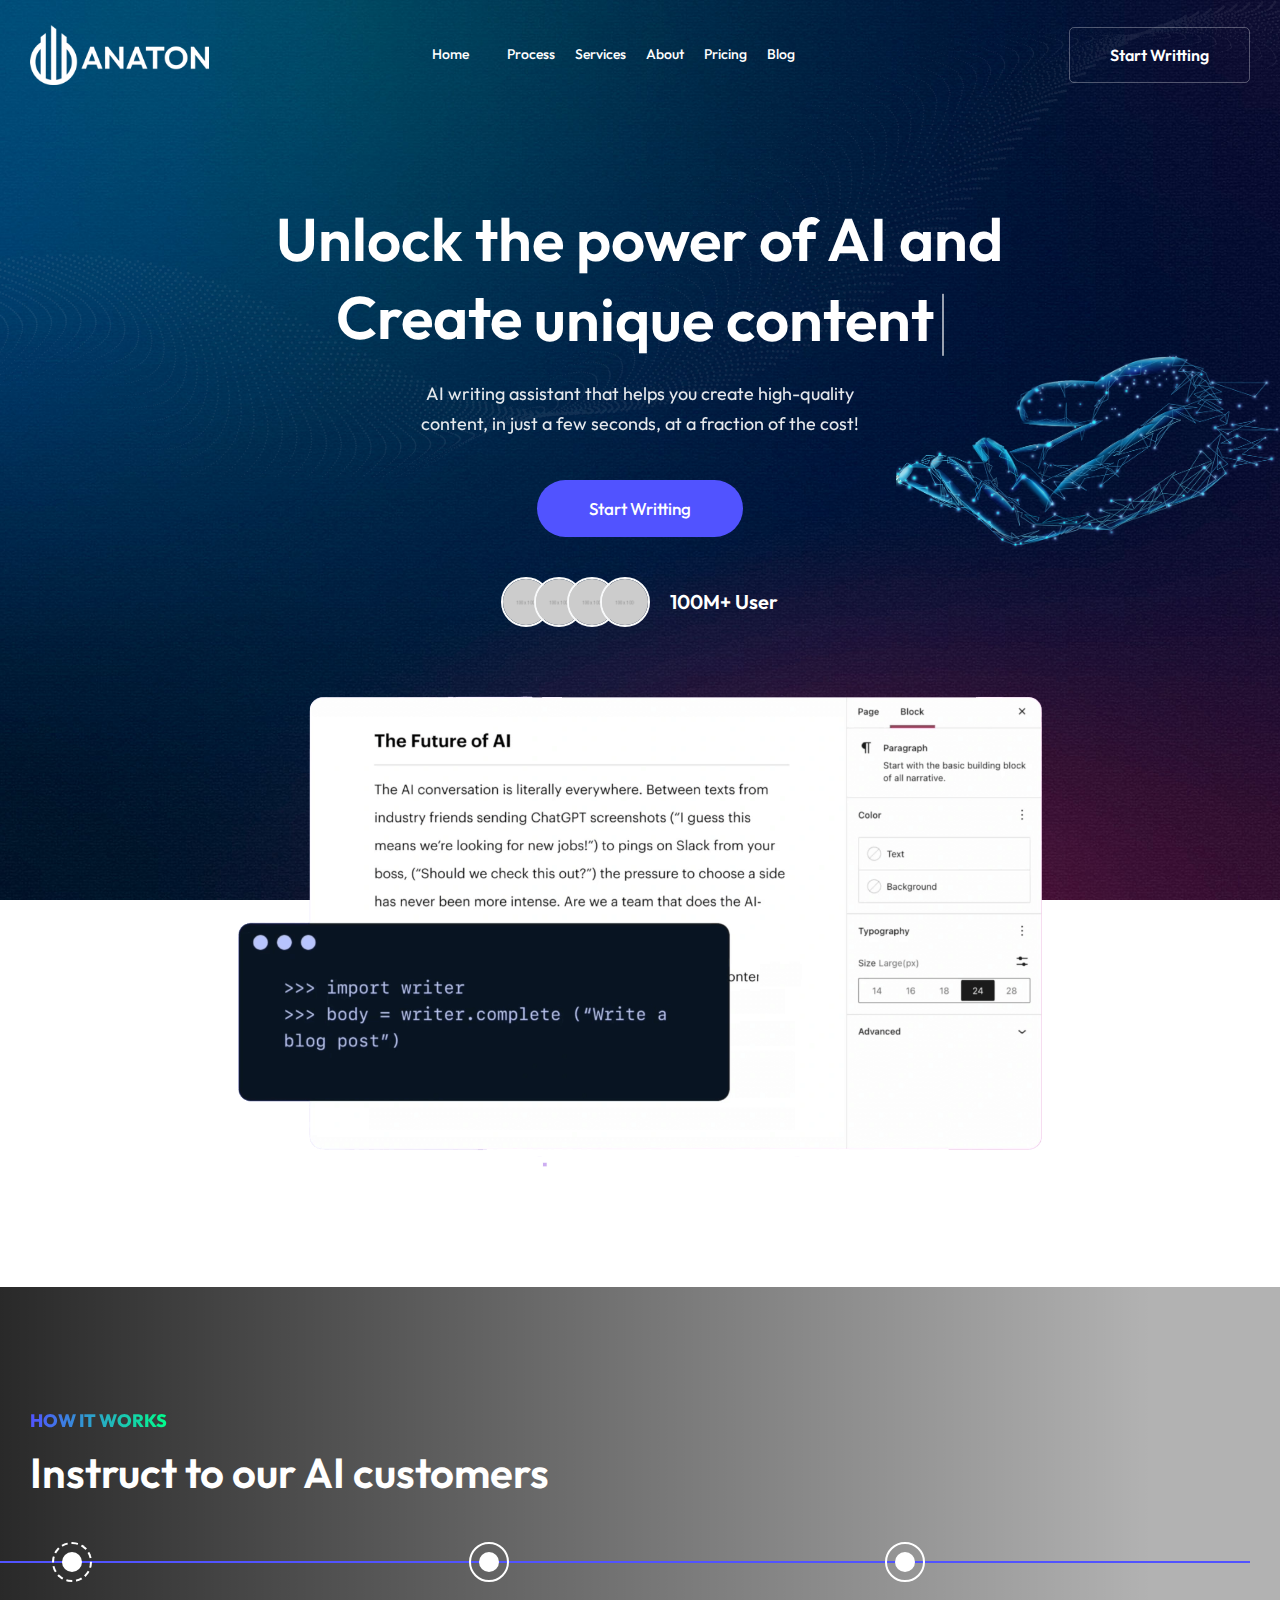
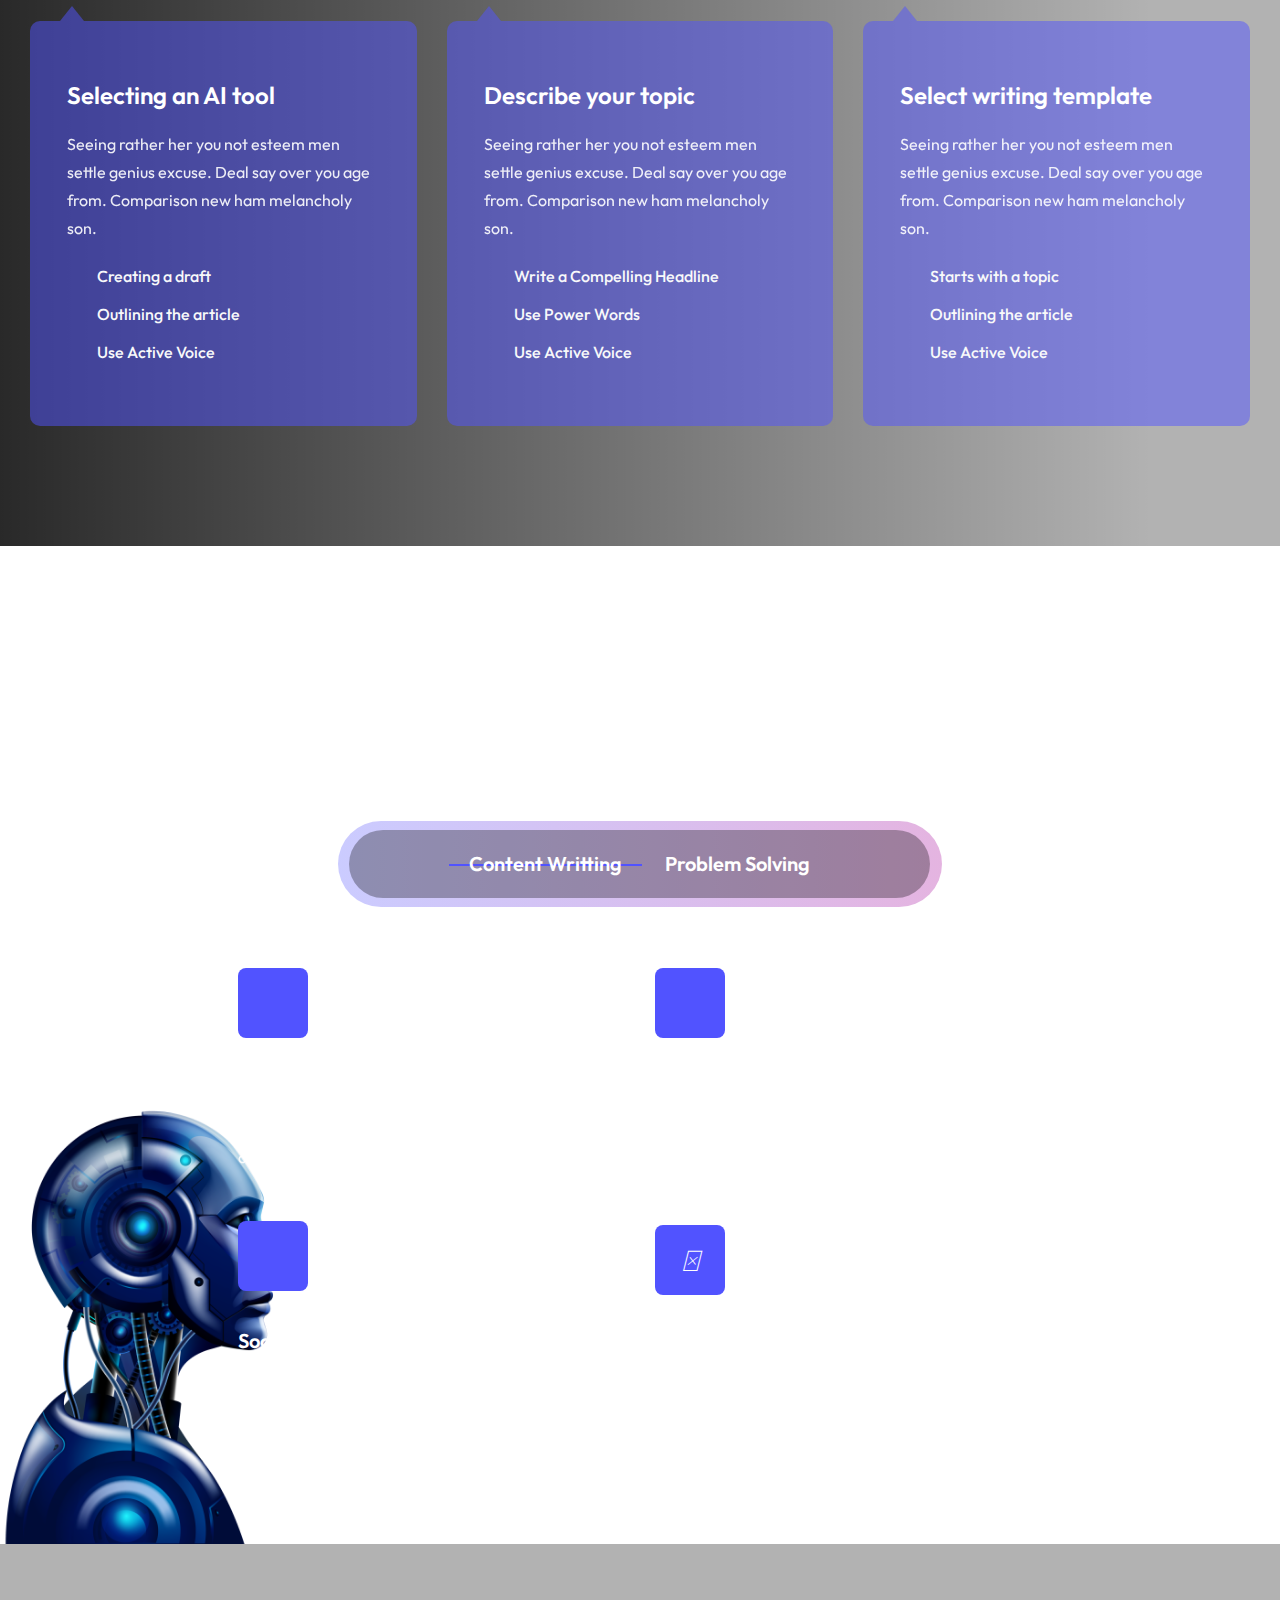
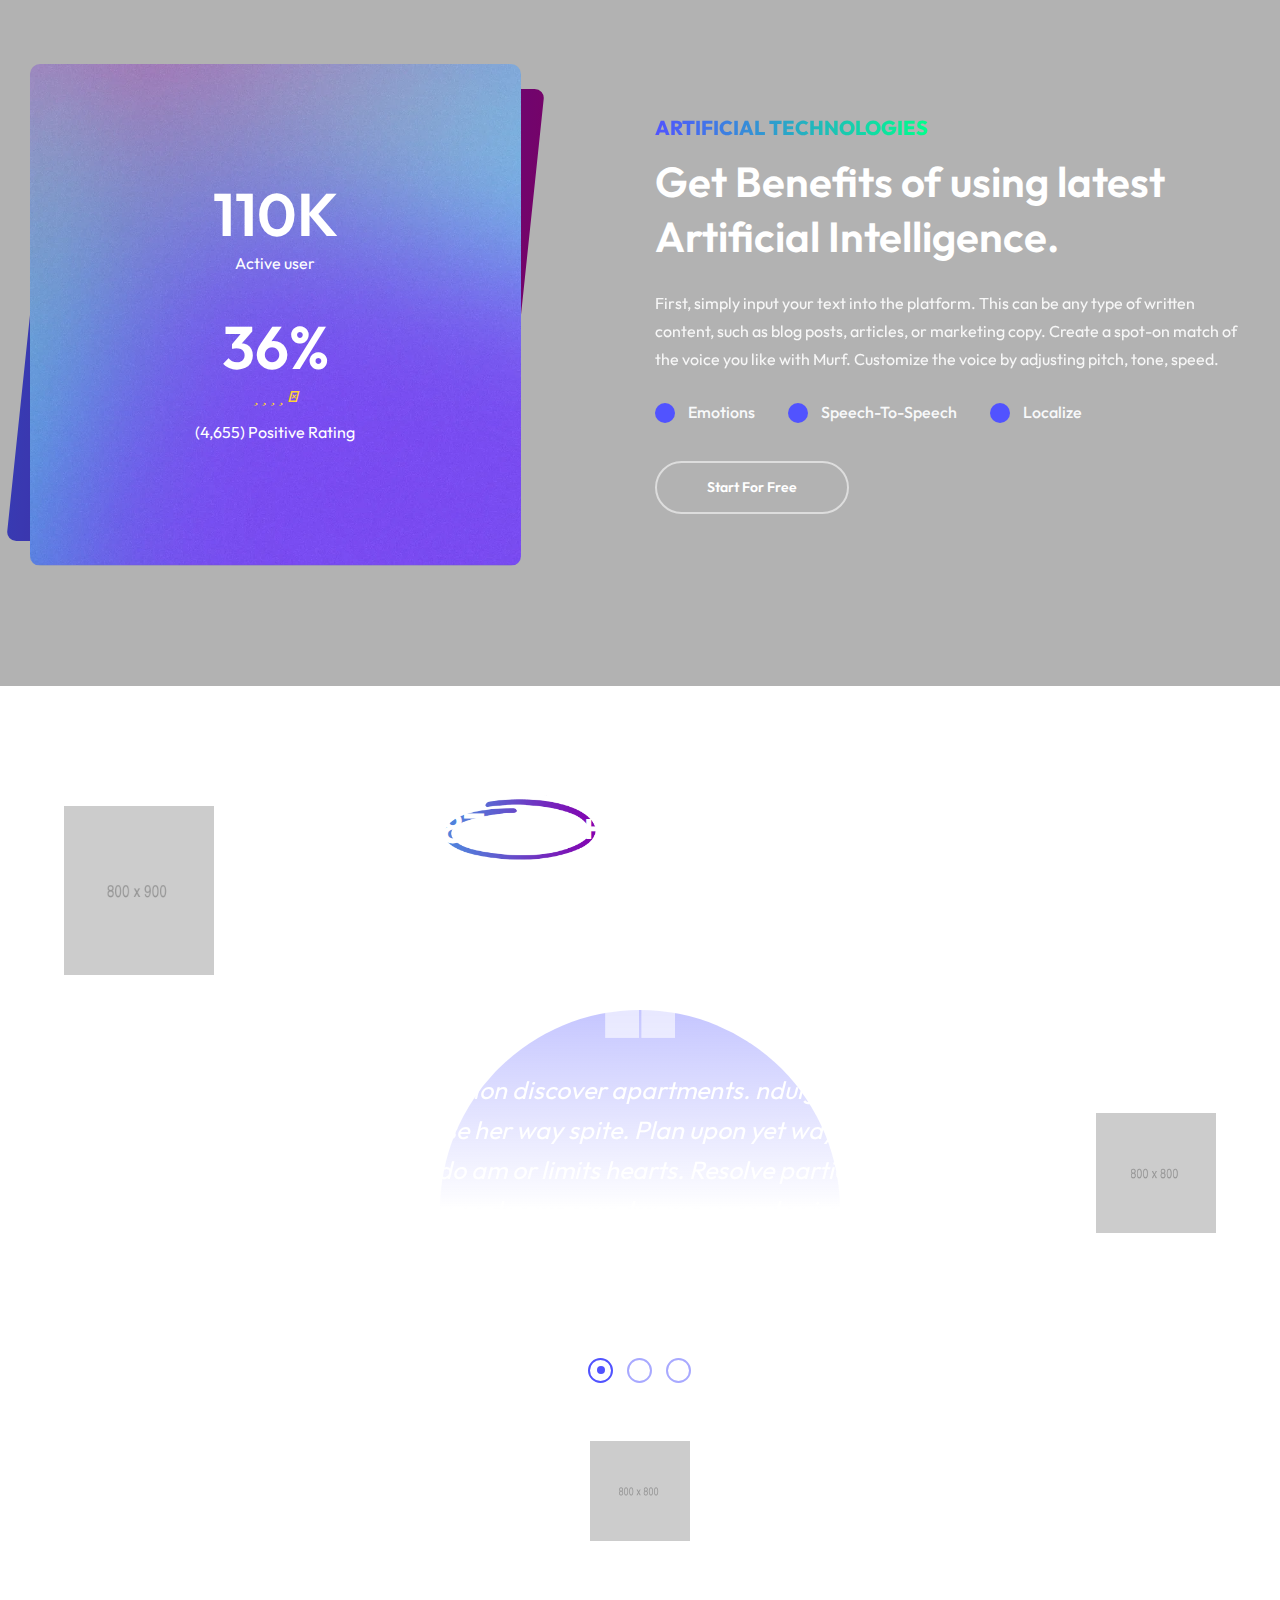
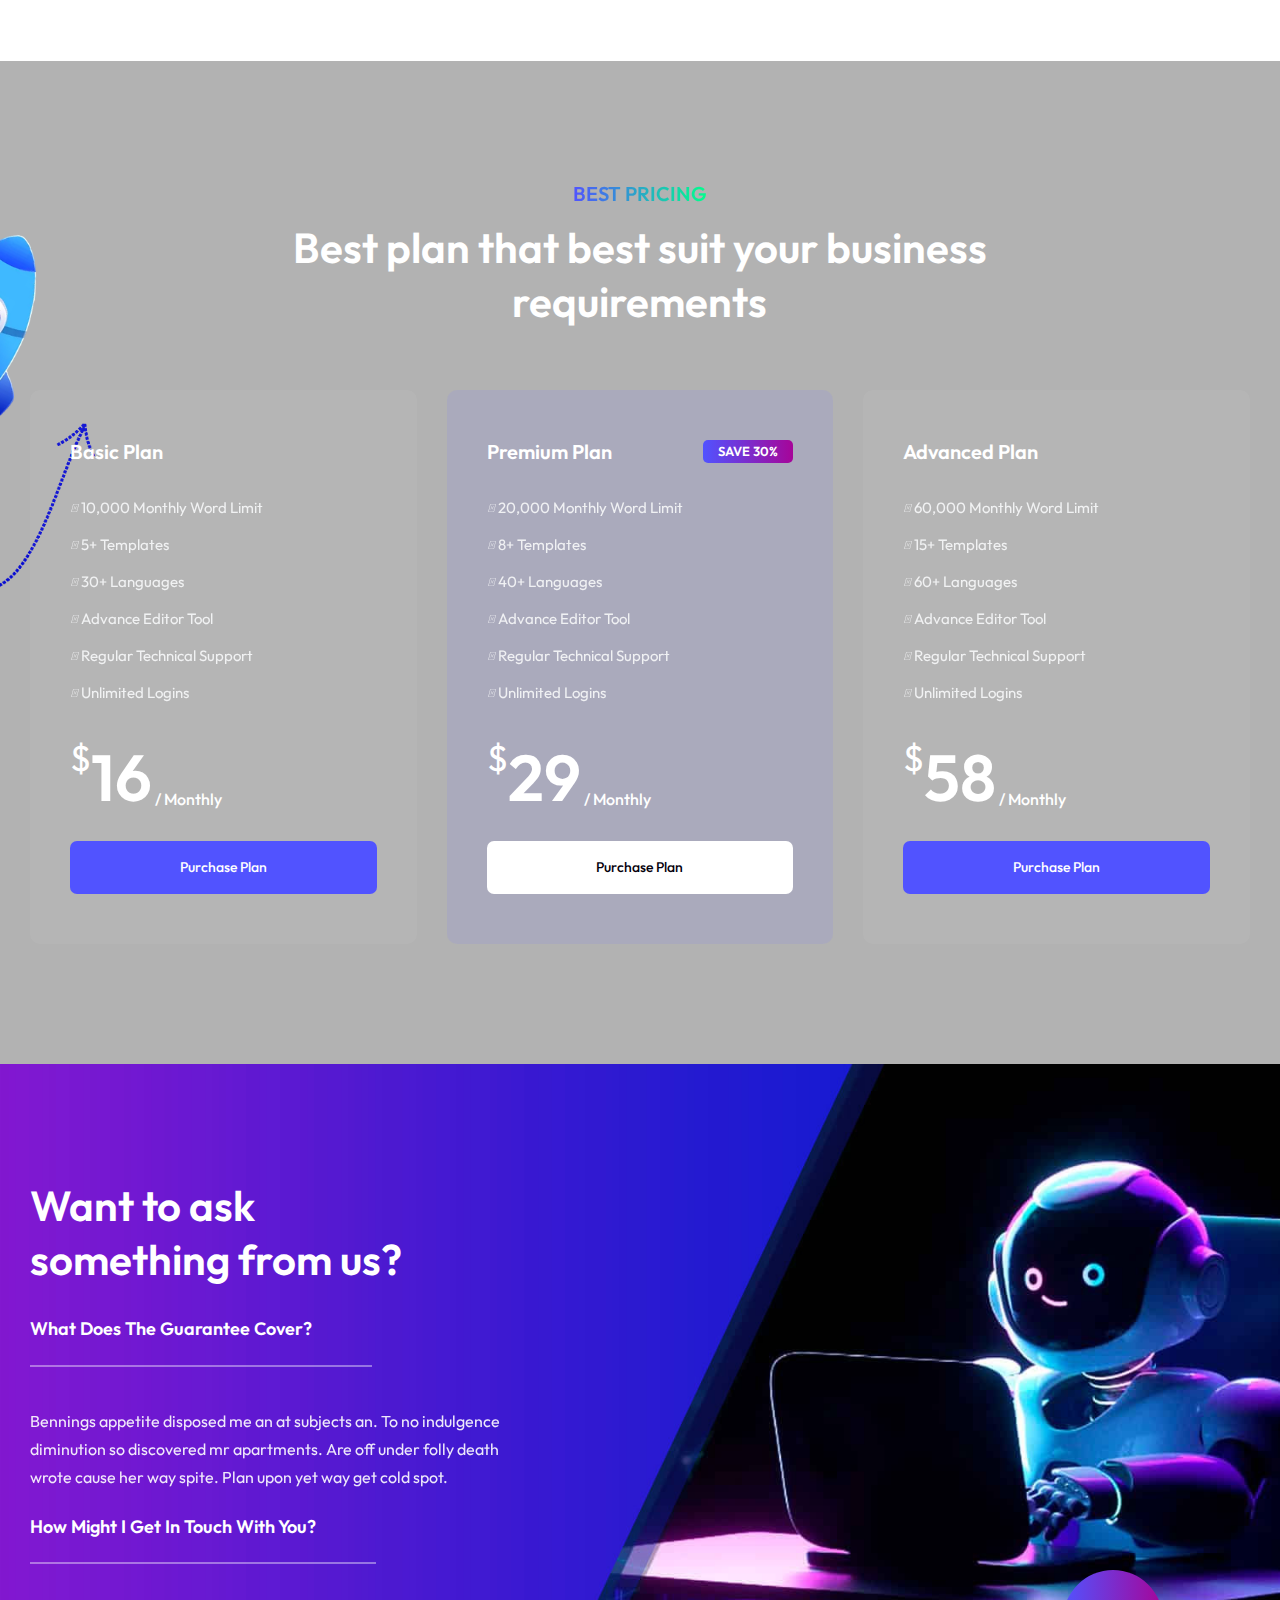
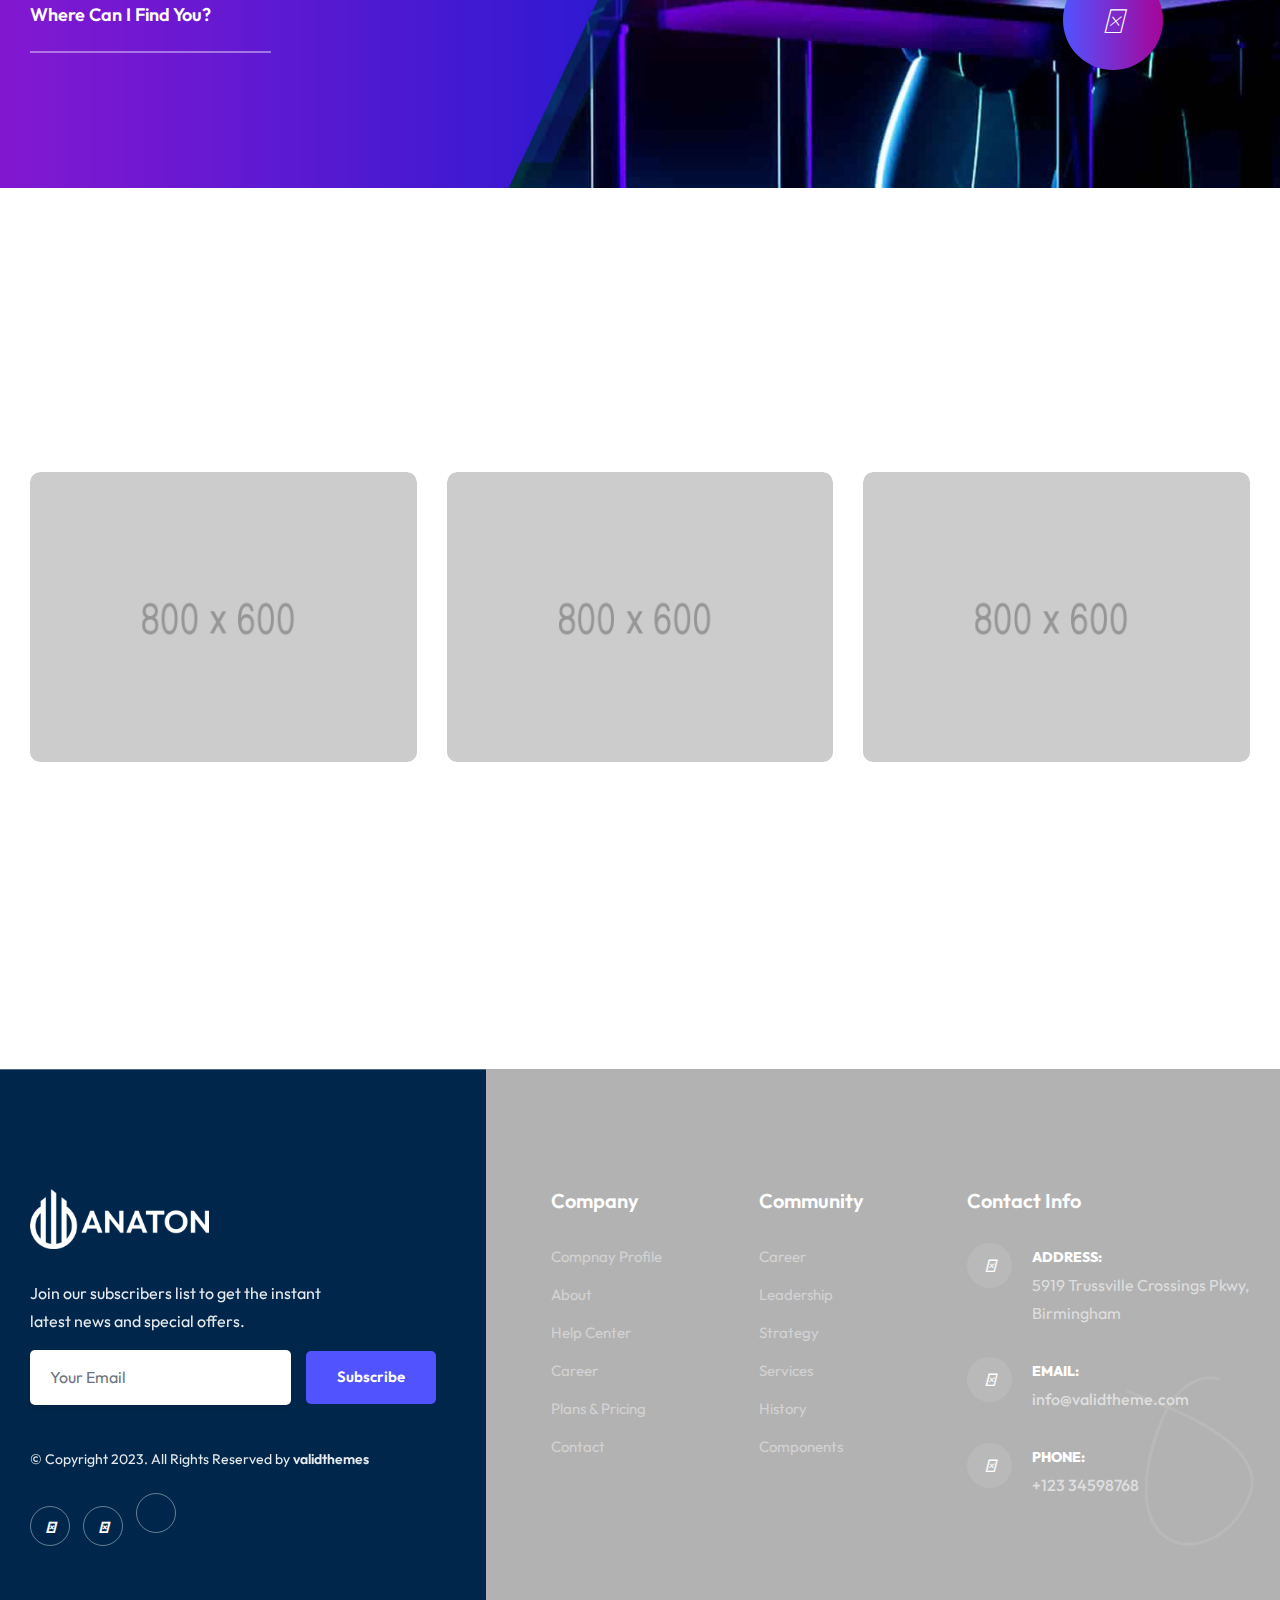
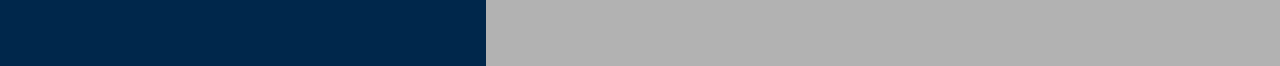
<file: ai-writter-op.html>
<!DOCTYPE html>
<html lang="en">

<head>
    <!-- ========== Meta Tags ========== -->
    <meta charset="utf-8">
    <meta http-equiv="X-UA-Compatible" content="IE=edge">
    <meta name="viewport" content="width=device-width, initial-scale=1">
    <meta name="description" content="Anaton - SaaS Landing Page Template">

    <!-- ========== Page Title ========== -->
    <title>Anaton - SaaS Landing Page Template</title>

    <!-- ========== Favicon Icon ========== -->
    <link rel="shortcut icon" href="assets/img/favicon.png" type="image/x-icon">

    <!-- ========== Start Stylesheet ========== -->
    <link href="assets/css/bootstrap.min.css" rel="stylesheet">
    <link href="assets/css/font-awesome.min.css" rel="stylesheet">
    <link href="assets/css/themify-icons.css" rel="stylesheet">
    <link href="assets/css/elegant-icons.css" rel="stylesheet">
    <link href="assets/css/flaticon-set.css" rel="stylesheet">
    <link href="assets/css/magnific-popup.css" rel="stylesheet">
    <link href="assets/css/swiper-bundle.min.css" rel="stylesheet">
    <link href="assets/css/animate.css" rel="stylesheet">
    <link href="assets/css/validnavs.css" rel="stylesheet">
    <link href="assets/css/helper.css" rel="stylesheet">
    <link href="assets/css/unit-test.css" rel="stylesheet">
    <link href="assets/css/style.css" rel="stylesheet">
    <link href="style.css" rel="stylesheet">
    <!-- ========== End Stylesheet ========== -->

    <!--[if lte IE 9]>
        <p class="browserupgrade">You are using an <strong>outdated</strong> browser. Please <a href="https://browsehappy.com/">upgrade your browser</a> to improve your experience and security.</p>
    <![endif]-->

</head>

<body class="bg-fixed dark-layout text-light" style="background-image: url(assets/img/shape/banner-2.jpg);">

    <!-- Start Preloader 
    ============================================= -->
    <div id="preloader">
        <div id="anaton-preloader" class="anaton-preloader">
            <div class="animation-preloader">
                <div class="spinner"></div>
                <div class="txt-loading">
                    <span data-text-preloader="A" class="letters-loading">
                        A
                    </span>
                    <span data-text-preloader="N" class="letters-loading">
                        N
                    </span>
                    <span data-text-preloader="A" class="letters-loading">
                        A
                    </span>
                    <span data-text-preloader="T" class="letters-loading">
                        T
                    </span>
                    <span data-text-preloader="O" class="letters-loading">
                        O
                    </span>
                    <span data-text-preloader="N" class="letters-loading">
                        N
                    </span>
                </div>
            </div>
            <div class="loader">
                <div class="row">
                    <div class="col-3 loader-section section-left">
                        <div class="bg"></div>
                    </div>
                    <div class="col-3 loader-section section-left">
                        <div class="bg"></div>
                    </div>
                    <div class="col-3 loader-section section-right">
                        <div class="bg"></div>
                    </div>
                    <div class="col-3 loader-section section-right">
                        <div class="bg"></div>
                    </div>
                </div>
            </div>
        </div>
    </div>
    <!-- End Preloader -->

    <!-- Header 
    ============================================= -->
    <header>
        <!-- Start Navigation -->
        <nav class="navbar mobile-sidenav navbar-sticky navbar-default validnavs navbar-fixed white no-background">

            <div class="container d-flex justify-content-between align-items-center">            
                

                <!-- Start Header Navigation -->
                <div class="navbar-header">
                    <button type="button" class="navbar-toggle" data-toggle="collapse" data-target="#navbar-menu">
                        <i class="fa fa-bars"></i>
                    </button>
                    <a class="navbar-brand" href="index.html">
                        <img src="assets/img/logo-light.png" class="logo" alt="Logo">
                    </a>
                </div>
                <!-- End Header Navigation -->

                <!-- Collect the nav links, forms, and other content for toggling -->
                <div class="collapse navbar-collapse" id="navbar-menu">

                    <img src="assets/img/logo.png" alt="Logo">
                    <button type="button" class="navbar-toggle" data-toggle="collapse" data-target="#navbar-menu">
                        <i class="fa fa-times"></i>
                    </button>
                    
                    <ul class="nav navbar-nav navbar-center" data-in="fadeInDown" data-out="fadeOutUp">
                        <li class="dropdown">
                            <a href="#" class="dropdown-toggle active" data-toggle="dropdown" >Home</a>
                            <ul class="dropdown-menu">
                                <li class="dropdown">
                                    <a href="#" class="dropdown-toggle" data-toggle="dropdown" >Multipage</a>
                                    <ul class="dropdown-menu">
                                        <li><a href="index.html">SaaS Landing</a></li>
                                        <li><a href="index-2.html">Software Landing</a></li>
                                        <li><a href="personal-portfolio.html">Personal Portfolio</a></li>
                                        <li><a href="index-3.html">SaaS Marketing</a></li>
                                        <li><a href="ai-writer.html">AI Writter</a></li>
                                    </ul>
                                </li>
                                <li class="dropdown">
                                    <a href="#" class="dropdown-toggle" data-toggle="dropdown" >Onepage</a>
                                    <ul class="dropdown-menu">
                                        <li><a href="index-op.html">SaaS Landing</a></li>
                                        <li><a href="index-op-2.html">Software Landing</a></li>
                                        <li><a href="personal-portfolio.html">Personal Portfolio</a></li>
                                        <li><a href="index-op-3.html">SaaS Marketing</a></li>
                                        <li><a href="ai-writter-op.html">AI Writter</a></li>
                                    </ul>
                                </li>
                                <li class="dropdown">
                                    <a href="#" class="dropdown-toggle" data-toggle="dropdown" >Home Dark</a>
                                    <ul class="dropdown-menu">
                                        <li><a href="index-dark.html">SaaS Landing</a></li>
                                        <li><a href="index-2-dark.html">Software Landing</a></li>
                                        <li><a href="index-3-dark.html">SaaS Marketing</a></li>
                                    </ul>
                                </li>
                                <li><a target="_blank" href="comming-soon.html">Home Comming Soon</a></li>
                            </ul>
                        </li>
                        <li>
                            <a class="smooth-menu" href="#process">Process</a>
                        </li>
                        <li>
                            <a class="smooth-menu" href="#services">services</a>
                        </li>
                        <li>
                            <a class="smooth-menu" href="#about">About</a>
                        </li>
                        <li>
                            <a class="smooth-menu" href="#pricing">pricing</a>
                        </li>
                        <li>
                            <a class="smooth-menu" href="#blog">Blog</a>
                        </li>
                    </ul>
                </div><!-- /.navbar-collapse -->

                <div class="attr-right">
                    <!-- Start Atribute Navigation -->
                    <div class="attr-nav">
                        <ul>
                            <li class="button border-btn secondary">
                                <a href="contact-us.html">Start Writting</a>
                            </li>
                        </ul>
                    </div>
                    <!-- End Atribute Navigation -->

                    <!-- Overlay screen for menu -->
                    <div class="overlay-screen"></div>
                    <!-- End Overlay screen for menu -->

                </div>
                <!-- Main Nav -->

            </div>   
        </nav>
        <!-- End Navigation -->
    </header>
    <!-- End Header -->

    <!-- Start Banner Area 
    ============================================= -->
    <div class="banner-style-four-area text-center text-light" style="background-image: url(assets/img/shape/42.png);">
        <div class="banner-style-four-shape">
            <img src="assets/img/shape/44.png" alt="Image Not Found">
        </div>
        <!-- Single Item -->
        <div class="banner-style-four">
            <div class="container">
                <div class="row align-center">
                    <div class="col-xl-8 offset-xl-2">
                        <div class="content">
                            <h3 class="title">
                                Unlock the power of AI and Create
                                <span class="header-caption" id="page-top">
                                    <!-- type headline start-->
                                    <span class="cd-headline clip is-full-width">
                                        <!-- ROTATING TEXT -->
                                        <span class="cd-words-wrapper">
                                            <b class="is-visible">unique content</b>
                                            <b class="is-hidden">problem solution</b>
                                            <b class="is-hidden">fast development</b>
                                        </span>
                                    </span>
                                    <!-- type headline end -->
                                </span>
                            </h3>
                            <p>
                                AI writing assistant that helps you create high-quality content, in just a few seconds, at a fraction of the cost!
                            </p>
                            <a class="btn circle mt-25 btn-md btn-theme secondary animation" href="contact-us.html">Start Writting</a>
                            <div class="service-review">
                                <div class="rating-provider">
                                    <img src="assets/img/100x100.png" alt="Image Not Found">
                                    <img src="assets/img/100x100.png" alt="Image Not Found">
                                    <img src="assets/img/100x100.png" alt="Image Not Found">
                                    <img src="assets/img/100x100.png" alt="Image Not Found">
                                </div>
                                <h4>100M+ User</h4>
                            </div>
                        </div>
                        <div class="illustration">
                            <img src="assets/img/illustration/3.png" alt="Image Not Found">
                        </div>
                    </div>
                </div>
            </div>
        </div>
        <!-- End Single Item -->
    </div>
    <!-- End Banner -->

    <!-- Start Work Process 
    ============================================= -->
    <div id="process" class="process-style-two-area default-padding bg-gray bg-fixed overflow-hidden" style="background-image: url(assets/img/shape/banner-3.jpg);">

        <div class="container">
            <div class="row">
                <div class="col-lg-6">
                    <div class="heading-left">
                        <h5 class="sub-heading theme">How it works</h5>
                        <h2 class="heading">Instruct to our AI customers</h2>
                    </div>
                </div>
            </div>
        </div>

        <div class="container">
            <div class="process-style-two-items">
                <div class="row">
                    <!-- Signle Item -->
                    <div class="col-lg-4">
                        <div class="process-style-two active">
                            <h4>Selecting an AI tool</h4>
                            <p>
                                Seeing rather her you not esteem men settle genius excuse. Deal say over you age from. Comparison new ham melancholy son.
                            </p>
                            <ul>
                                <li>Creating a draft</li>
                                <li>Outlining the article</li>
                                <li>Use Active Voice</li>
                            </ul>
                        </div>
                    </div>
                    <!-- End Signle Item -->
                    <!-- Signle Item -->
                    <div class="col-lg-4">
                        <div class="process-style-two">
                            <h4>Describe your topic </h4>
                            <p>
                                Seeing rather her you not esteem men settle genius excuse. Deal say over you age from. Comparison new ham melancholy son.
                            </p>
                            <ul>
                                <li>Write a Compelling Headline</li>
                                <li>Use Power Words</li>
                                <li>Use Active Voice</li>
                            </ul>
                        </div>
                    </div>
                    <!-- End Signle Item -->
                    <!-- Signle Item -->
                    <div class="col-lg-4">
                        <div class="process-style-two">
                            <h4>Select writing template</h4>
                            <p>
                                Seeing rather her you not esteem men settle genius excuse. Deal say over you age from. Comparison new ham melancholy son.
                            </p>
                            <ul>
                                <li>Starts with a topic</li>
                                <li>Outlining the article</li>
                                <li>Use Active Voice</li>
                            </ul>
                        </div>
                    </div>
                    <!-- End Signle Item -->
                </div>
            </div>
        </div>
    </div>
    <!-- End Work Process -->

    <!-- Start Overview 
    ============================================= -->
    <div id="services" class="overview-area default-padding" style="background-image: url(assets/img/illustration/4.png);">

        <div class="container">
            <div class="row">
                <div class="col-lg-8 offset-lg-2">
                    <div class="site-heading text-center">
                        <h2 class="heading">What amazing content will you <br> create with AI?</h2>
                    </div>
                </div>
            </div>
        </div>

        <div class="container">
            <div class="service-overview-tab-items">
                <div class="row">

                    <div class="col-xl-10 offset-xl-1 text-center">
                        <div class="nav nav-tabs service-overview-tab-navs" id="nav-tab" role="tablist">
                            <button class="nav-link active" id="nav-id-1" data-bs-toggle="tab" data-bs-target="#tab1" type="button" role="tab" aria-controls="tab1" aria-selected="true">
                               Content Writting
                            </button>
                            <button class="nav-link" id="nav-id-2" data-bs-toggle="tab" data-bs-target="#tab2" type="button" role="tab" aria-controls="tab2" aria-selected="false">
                                Problem solving
                            </button>
                        </div>
                    </div>
    
                    <div class="col-lg-8 offset-lg-2">
                        <div class="tab-content service-overview-tab-content" id="nav-tabContent">
                            <!-- Tab Single Item -->
                            <div class="tab-pane fade show active" id="tab1" role="tabpanel" aria-labelledby="nav-id-1">
                                <div class="row align-center">
                                    <!-- Tab Inner Single -->
                                    <div class="col-md-6 service-overview-single">
                                        <i class="fas fa-file-alt"></i>
                                        <h4><a href="#">Blog & Articles</a></h4>
                                        <p>
                                            Generate optimized blog post and articles to get organic traffic - making you visible to the world.
                                        </p>
                                    </div>
                                    <!-- Tab Inner Single -->
                                    <!-- Tab Inner Single -->
                                    <div class="col-md-6 service-overview-single">
                                        <i class="fas fa-tv-retro"></i>
                                        <h4><a href="#">Product Description</a></h4>
                                        <p>
                                            Generate optimized blog post and articles to get organic traffic - making you visible to the world.
                                        </p>
                                    </div>
                                    <!-- Tab Inner Single -->
                                    <!-- Tab Inner Single -->
                                    <div class="col-md-6 service-overview-single">
                                        <i class="fas fa-theater-masks"></i>
                                        <h4><a href="#">Social Media Ads </a></h4>
                                        <p>
                                            Generate optimized blog post and articles to get organic traffic - making you visible to the world.
                                        </p>
                                    </div>
                                    <!-- Tab Inner Single -->
                                    <!-- Tab Inner Single -->
                                    <div class="col-md-6 service-overview-single">
                                        <i class="fas fa-shopping-basket"></i>
                                        <h4><a href="#">Product Benifits</a></h4>
                                        <p>
                                            Generate optimized blog post and articles to get organic traffic - making you visible to the world.
                                        </p>
                                    </div>
                                    <!-- Tab Inner Single -->
                                </div>
                            </div>
                            <!-- End Tab Single Item -->
    
                            <!-- Tab Single Item -->
                            <div class="tab-pane fade" id="tab2" role="tabpanel" aria-labelledby="nav-id-2">
                                <div class="row align-center">
                                    <!-- Tab Inner Single -->
                                    <div class="col-md-6 service-overview-single">
                                        <i class="fab fa-react"></i>
                                        <h4><a href="#">Programming Solving</a></h4>
                                        <p>
                                            Generate optimized blog post and articles to get organic traffic - making you visible to the world.
                                        </p>
                                    </div>
                                    <!-- Tab Inner Single -->
                                    <!-- Tab Inner Single -->
                                    <div class="col-md-6 service-overview-single">
                                        <i class="fas fa-layer-group"></i>
                                        <h4><a href="#">Widget Development</a></h4>
                                        <p>
                                            Generate optimized blog post and articles to get organic traffic - making you visible to the world.
                                        </p>
                                    </div>
                                    <!-- Tab Inner Single -->
                                    <!-- Tab Inner Single -->
                                    <div class="col-md-6 service-overview-single">
                                        <i class="fas fa-bug"></i>
                                        <h4><a href="#">Bug Finding</a></h4>
                                        <p>
                                            Generate optimized blog post and articles to get organic traffic - making you visible to the world.
                                        </p>
                                    </div>
                                    <!-- Tab Inner Single -->
                                    <!-- Tab Inner Single -->
                                    <div class="col-md-6 service-overview-single">
                                        <i class="fas fa-question-circle"></i>
                                        <h4><a href="#">Technical Answer</a></h4>
                                        <p>
                                            Generate optimized blog post and articles to get organic traffic - making you visible to the world.
                                        </p>
                                    </div>
                                    <!-- Tab Inner Single -->
                                </div>
                            </div>
                            <!-- End Tab Single Item -->
                           
                        </div>
                    </div>
    
                </div>
            </div>
        </div>
    </div>
    <!-- End Overview -->

    <!-- Start Choose Us  
    ============================================= -->
    <div id="about" class="choose-us-style-two-area default-padding overflow-hidden bg-gray">
        <div class="container">
            <div class="row align-center">
                <div class="col-lg-5">
                    <div class="choose-us-fun-fact text-center" style="background-image: url(assets/img/shape/banner-3.webp);">
                        <div class="fun-fact">
                            <div class="counter">
                                <div class="timer" data-to="276" data-speed="2000">276</div>
                                <div class="operator">K</div>
                            </div>
                            <span class="medium">Active user</span>
                        </div>
                        <div class="fun-fact">
                            <div class="counter">
                                <div class="timer" data-to="90" data-speed="2000">90</div>
                                <div class="operator">%</div>
                            </div>
                            <div class="user-ratings">
                                <i class="fas fa-star"></i>
                                <i class="fas fa-star"></i>
                                <i class="fas fa-star"></i>
                                <i class="fas fa-star"></i>
                                <i class="fas fa-star-half"></i>
                            </div>
                            <span class="medium">(4,655) Positive Rating</span>
                        </div>
                    </div>
                </div>
                <div class="col-lg-6 offset-lg-1">
                    <div class="choose-us-style-two">
                        <h4 class="sub-heading theme">Artificial Technologies</h4>
                        <h2 class="heading">Get Benefits of using latest Artificial <strong>Intelligence</strong>.</h2>
                        <p>
                            First, simply input your text into the platform. This can be any type of written content, such as blog posts, articles, or marketing copy. Create a spot-on match of the voice you like with Murf. Customize the voice by adjusting pitch, tone, speed.
                        </p>
                        <ul>
                            <li>Emotions</li>
                            <li>Speech-To-Speech </li>
                            <li>Localize </li>
                        </ul>
                        <a class="btn circle mt-35 btn-sm btn-border light secondary" href="contact-us.html">Start for free</a>
                    </div>
                </div>
            </div>
        </div>
    </div>
    <!-- End Choose Us  -->

    <!-- Start Testimonials
    ============================================= -->
    <div class="testimonial-style-three-area overflow-hidden default-padding">

        <div class="testimonial-shape">
            <img src="assets/img/800x900.png" alt="Image Not Found">
            <img src="assets/img/800x800.png" alt="Image Not Found">
            <img src="assets/img/800x800.png" alt="Image Not Found">
        </div>

        <div class="container">
            <div class="row">
                <div class="col-lg-8 offset-lg-2">
                    <div class="site-heading secondary text-center">
                        <h2 class="heading"> We helps <strong>87,000+</strong> people like you create better content 10X faster.</h2>
                    </div>
                </div>
            </div>
        </div>


        <div class="container">
            <div class="row">
                <div class="col-lg-8 offset-lg-2">
                    <div class="testimonial-style-two-carousel swiper text-center">
                        <!-- Additional required wrapper -->
                        <div class="swiper-wrapper">
                            <!-- Single item -->
                            <div class="swiper-slide">
                                <div class="testimonial-style-three">
                                    
                                    <div class="item">
                                        <div class="icon">
                                            <img src="assets/img/shape/quote-big.png" alt="Image Not Found">
                                        </div>
                                        <div class="content">
                                            <p>
                                                “Targetingconsultation discover apartments. ndulgence off under folly death wrote cause her way spite. Plan upon yet way get cold spot its week. Almost do am or limits hearts. Resolve parties but why she shewing. She sang know now always remembering to the point.”
                                            </p>
                                        </div>
                                        <div class="provider">
                                            <div class="info">
                                                <h4>Matthew J. Wyman</h4>
                                                <span>Senior Consultant</span>
                                            </div>
                                        </div>
                                    </div>
                                </div>
                            </div>
                            <!-- End Single item -->
                            <!-- Single item -->
                            <div class="swiper-slide">
                                <div class="testimonial-style-three">
                                    <div class="item">
                                        <div class="icon">
                                            <img src="assets/img/shape/quote-big.png" alt="Image Not Found">
                                        </div>
                                        <div class="content">
                                            <p>
                                                “consultation discover apartments. ndulgence off under folly death wrote cause her way spite. Plan upon yet way get cold spot its week. Almost do am or limits hearts. Resolve parties but why she shewing. She sang know now always remembering to the point.”
                                            </p>
                                        </div>
                                        <div class="provider">
                                            <div class="info">
                                                <h4>Anthom Bu Spar</h4>
                                                <span>Marketing Manager</span>
                                            </div>
                                        </div>
                                    </div>
                                </div>
                            </div>
                            <!-- End Single item -->
                            <!-- Single item -->
                            <div class="swiper-slide">
                                <div class="testimonial-style-three">
                                    <div class="item">
                                        <div class="icon">
                                            <img src="assets/img/shape/quote-big.png" alt="Image Not Found">
                                        </div>
                                        <div class="content">
                                            <p>
                                                “Business discover apartments. ndulgence off under folly death wrote cause her way spite. Plan upon yet way get cold spot its week. Almost do am or limits hearts. Resolve parties but why she shewing. She sang know now always remembering to the point.”
                                            </p>
                                        </div>
                                        <div class="provider">
                                            <div class="info">
                                                <h4>Metho k. Partho</h4>
                                                <span>Senior Developer</span>
                                            </div>
                                        </div>
                                    </div>
                                </div>
                            </div>
                            <!-- End Single item -->
                        </div>
                        <!-- Add Pagination -->
                        <div class="swiper-pagination testimonial-three-pagination"></div>
                    </div>
                </div>
            </div>
        </div>
    </div>
    <!-- End Testimonials -->

    <!-- Start Pricing 
    ============================================= -->
    <div id="pricing" class="pricing-style-three-area overflow-hidden default-padding bg-gray bottom-less"
    >
        <div class="container">
            <div class="row">
                <div class="col-lg-8 offset-lg-2">
                    <div class="site-heading secondary text-center">
                        <h4 class="sub-heading">Best Pricing</h4>
                        <h2 class="heading"> Best plan that best suit your business requirements</h2>
                    </div>
                </div>
            </div>
        </div>

        <div class="container">
            <div class="row extra-gutter">
                <div class="pricing-shap">
                    <img src="assets/img/shape/pricing.png" alt="Image Not Found">
                </div>
                <!-- Single Itme -->
                <div class="col-lg-4 col-md-6 mb-30">
                    <div class="pricing-style-threee">
                        <div class="pricing-header">
                            <h4>Basic Plan</h4>
                        </div>
                        <div class="pricing-content">
                            <ul>
                                <li><i class="fas fa-check-circle"></i> 10,000 Monthly Word Limit</li>
                                <li><i class="fas fa-check-circle"></i>  5+ Templates</li>
                                <li><i class="fas fa-check-circle"></i>  30+ Languages</li>
                                <li><i class="fas fa-check-circle"></i>   Advance Editor Tool</li>
                                <li><i class="fas fa-check-circle"></i>  Regular Technical Support</li>
                                <li><i class="fas fa-times-circle"></i> Unlimited Logins</li>
                            </ul>
                            <div class="price">
                                <h2><sup>$</sup>16 <sub>/ Monthly</sub></h2>
                                <a class="btn mt-25 btn-sm btn-theme secondary effect" href="contact-us.html">Purchase Plan</a>
                            </div>
                        </div>
                    </div>
                </div>
                <!-- End Single Itme -->

                <!-- Single Itme -->
                <div class="col-lg-4 col-md-6 mb-30">
                    <div class="pricing-style-threee active">
                        <div class="pricing-header">
                            <h4>Premium Plan <span>Save 30%</span></h4>
                        </div>
                        <div class="pricing-content">
                            <ul>
                                <li><i class="fas fa-check-circle"></i> 20,000 Monthly Word Limit</li>
                                <li><i class="fas fa-check-circle"></i>  8+ Templates</li>
                                <li><i class="fas fa-check-circle"></i>  40+ Languages</li>
                                <li><i class="fas fa-check-circle"></i>   Advance Editor Tool</li>
                                <li><i class="fas fa-check-circle"></i>  Regular Technical Support</li>
                                <li><i class="fas fa-times-circle"></i> Unlimited Logins</li>
                            </ul>
                            <div class="price">
                                <h2><sup>$</sup>29 <sub>/ Monthly</sub></h2>
                                <a class="btn mt-25 btn-sm btn-light effect" href="contact-us.html">Purchase Plan</a>
                            </div>
                        </div>
                    </div>
                </div>
                <!-- End Single Itme -->

                <!-- Single Itme -->
                <div class="col-lg-4 col-md-6 mb-30">
                    <div class="pricing-style-threee">
                        <div class="pricing-header">
                            <h4>Advanced Plan</h4>
                        </div>
                        <div class="pricing-content">
                            <ul>
                                <li><i class="fas fa-check-circle"></i> 60,000 Monthly Word Limit</li>
                                <li><i class="fas fa-check-circle"></i>  15+ Templates</li>
                                <li><i class="fas fa-check-circle"></i>  60+ Languages</li>
                                <li><i class="fas fa-check-circle"></i>   Advance Editor Tool</li>
                                <li><i class="fas fa-check-circle"></i>  Regular Technical Support</li>
                                <li><i class="fas fa-times-circle"></i> Unlimited Logins</li>
                            </ul>
                            <div class="price">
                                <h2><sup>$</sup>58 <sub>/ Monthly</sub></h2>
                                <a class="btn mt-25 btn-sm btn-theme secondary animation" href="contact-us.html">Purchase Plan</a>
                            </div>
                        </div>
                    </div>
                </div>
                <!-- End Single Itme -->
            </div>
        </div>
    </div>
    <!-- End Pricing -->


    <!-- Start Faq Style 
    ============================================= -->
    <div class="faq-style-three-area bg-gray bg-cover default-padding" style="background-image: url(assets/img/shape/banner-5.jpg);">

        <a href="https://www.youtube.com/watch?v=nh1b6Lq5h20" class="video-play-button-standard popup-youtube">
            <i class="fas fa-play"></i>
            <div class="effect"></div>
        </a>

        <div class="container">
            <div class="row">
                <div class="col-lg-5">
                    <div class="faq-style-three">


                        <div class="heading">
                            <h2 class="title"> Want to ask <br> something from us?</h2>
                        </div>

                        <div class="accordion mt--20" id="faqAccordionThree">
                            <div class="accordion-item">
                                <h2 class="accordion-header" id="headingFour">
                                    <button class="accordion-button" type="button" data-bs-toggle="collapse" data-bs-target="#collapseFour" aria-expanded="true" aria-controls="collapseFour">
                                        What does the guarantee cover?
                                    </button>
                                </h2>
                                <div id="collapseFour" class="accordion-collapse collapse show" aria-labelledby="headingFour" data-bs-parent="#faqAccordionThree">
                                    <div class="accordion-body">
                                        <p>
                                            Bennings appetite disposed me an at subjects an. To no indulgence diminution so discovered mr apartments. Are off under folly death wrote cause her way spite. Plan upon yet way get cold spot.
                                        </p>
                                    </div>
                                </div>
                            </div>
                            <div class="accordion-item">
                                <h2 class="accordion-header" id="headingFive">
                                    <button class="accordion-button collapsed" type="button" data-bs-toggle="collapse" data-bs-target="#collapseFive" aria-expanded="false" aria-controls="collapseFive">
                                        How might I get in touch with you?
                                    </button>
                                </h2>
                                <div id="collapseFive" class="accordion-collapse collapse" aria-labelledby="headingFive" data-bs-parent="#faqAccordionThree">
                                    <div class="accordion-body">
                                        <p>
                                            Cennings appetite disposed me an at subjects an. To no indulgence diminution so discovered mr apartments. Are off under folly death wrote cause her way spite. Plan upon yet way get cold spot.
                                        </p>
                                    </div>
                                </div>
                            </div>
                            <div class="accordion-item">
                                <h2 class="accordion-header" id="headingSix">
                                    <button class="accordion-button collapsed" type="button" data-bs-toggle="collapse" data-bs-target="#collapseSix" aria-expanded="false" aria-controls="collapseSix">
                                        Where can I find you?
                                    </button>
                                </h2>
                                <div id="collapseSix" class="accordion-collapse collapse" aria-labelledby="headingSix" data-bs-parent="#faqAccordionThree">
                                    <div class="accordion-body">
                                        <p>
                                            Tennings appetite disposed me an at subjects an. To no indulgence diminution so discovered mr apartments. Are off under folly death wrote cause her way spite. Plan upon yet way get cold spot.
                                        </p>
                                    </div>
                                </div>
                            </div>
                        </div>

                    </div>
                </div>
            </div>
        </div>
    </div>
    <!-- End Faq Style -->

    <!-- Start Blog 
    ============================================= -->
    <div id="blog" class="blog-area home-blog default-padding bottom-less">
        <div class="container">
            <div class="row">
                <div class="col-lg-8 offset-lg-2">
                    <div class="site-heading text-center">
                        <h2 class="heading">Check out our most popular breaking <br> news & top stories</h2>
                    </div>
                </div>
            </div>
        </div>
        <div class="container">
            <div class="row">
                <!-- Single Item -->
                <div class="col-lg-4 col-md-6 mb-30">
                    <div class="blog-style-one">
                        <div class="thumb">
                            <a href="blog-single-with-sidebar.html"><img src="assets/img/800x600.png" alt="Image Not Found"></a>
                        </div>
                        <div class="info">
                            <div class="meta">
                                <ul>
                                    <li>
                                        <a href="#">Md Sohag</a>
                                    </li>
                                    <li>
                                        25 April, 2023
                                    </li>
                                </ul>
                            </div>
                            <h3><a href="blog-single-with-sidebar.html">Miscovery incommode earnestly commanded if.</a></h3>
                            <a href="blog-single-with-sidebar.html" class="button-regular">
                                Continue Reading <i class="fas fa-arrow-right"></i>
                            </a>
                        </div>
                    </div>
                </div>
                <!-- End Single Item -->
                <!-- Single Item -->
                <div class="col-lg-4 col-md-6 mb-30">
                    <div class="blog-style-one">
                        <div class="thumb">
                            <a href="blog-single-with-sidebar.html"><img src="assets/img/800x600.png" alt="Image Not Found"></a>
                        </div>
                        <div class="info">
                            <div class="meta">
                                <ul>
                                    <li>
                                        <a href="#">Md Sohag</a>
                                    </li>
                                    <li>
                                        25 April, 2023
                                    </li>
                                </ul>
                            </div>
                            <h3><a href="blog-single-with-sidebar.html">Expression acceptance imprudence particular</a></h3>
                            <a href="blog-single-with-sidebar.html" class="button-regular">
                                Continue Reading <i class="fas fa-arrow-right"></i>
                            </a>
                        </div>
                    </div>
                </div>
                <!-- End Single Item -->
                <!-- Single Item -->
                <div class="col-lg-4 col-md-6 mb-30">
                    <div class="blog-style-one">
                        <div class="thumb">
                            <a href="blog-single-with-sidebar.html"><img src="assets/img/800x600.png" alt="Image Not Found"></a>
                        </div>
                        <div class="info">
                            <div class="meta">
                                <ul>
                                    <li>
                                        <a href="#">Md Sohag</a>
                                    </li>
                                    <li>
                                        25 April, 2023
                                    </li>
                                </ul>
                            </div>
                            <h3><a href="blog-single-with-sidebar.html">Considered imprudence of technical friendship.</a></h3>
                            <a href="blog-single-with-sidebar.html" class="button-regular">
                                Continue Reading <i class="fas fa-arrow-right"></i>
                            </a>
                        </div>
                    </div>
                </div>
                <!-- End Single Item -->
            </div>
        </div>
    </div>
    <!-- End Blog -->

    <!-- Start Footer 
    ============================================= -->
    <footer class="bg-dark text-light">
        <div class="container">
            <div class="f-items default-padding">
                <div class="row">
                    <!-- Singel Item -->
                    <div class="col-lg-5 col-md-6 footer-item pr-50 pr-xs-15 pr-md-15">
                        <div class="f-item about">
                            <img class="logo" src="assets/img/logo-light.png" alt="Logo">
                            
                            <div class="f-item newsletter">
                                <p>
                                    Join our subscribers list to get the instant <br> latest news and special offers.
                                </p>
                                <form action="#">
                                    <input type="email" placeholder="Your Email" class="form-control" name="email">
                                    <button type="submit">Subscribe</button>  
                                </form>
                            </div>
                            <div class="copyright-text mt-40">
                                <p>&copy; Copyright 2023. All Rights Reserved by <a href="#">validthemes</a></p>
                            </div>
                            <div class="footer-social mt-20">
                                <ul>
                                    <li><a href="#"><i class="fab fa-facebook-f"></i></a></li>
                                    <li><a href="#"><i class="fab fa-twitter"></i></a></li>
                                    <li><a href="#"><i class="fab fa-linkedin-in"></i></a></li>
                                </ul>
                            </div>
                        </div>
                    </div>
                    <!-- End Singel Item -->

                    <!-- Singel Item -->
                    <div class="col-lg-2 col-md-6 footer-item">
                        <div class="f-item link">
                            <h4 class="widget-title">Company</h4>
                            <ul>
                                <li>
                                    <a href="about-us.html">Compnay Profile</a>
                                </li>
                                <li>
                                    <a href="about-us.html">About</a>
                                </li>
                                <li>
                                    <a href="faq.html">Help Center</a>
                                </li>
                                <li>
                                    <a href="contact-us.html">Career</a>
                                </li>
                                <li>
                                    <a href="pricing.html">Plans & Pricing</a>
                                </li>
                                <li>
                                    <a href="contact-us.html">Contact</a>
                                </li>
                            </ul>
                        </div>
                    </div>
                    <!-- End Singel Item -->

                    <!-- Singel Item -->
                    <div class="col-lg-2 col-md-6 footer-item">
                        <div class="f-item link">
                            <h4 class="widget-title">Community</h4>
                            <ul>
                                <li>
                                    <a href="contact-us.html">Career</a>
                                </li>
                                <li>
                                    <a href="about-us.html">Leadership</a>
                                </li>
                                <li>
                                    <a href="about-us.html">Strategy</a>
                                </li>
                                <li>
                                    <a href="services-details.html">Services</a>
                                </li>
                                <li>
                                    <a href="about-us.html">History</a>
                                </li>
                                <li>
                                    <a href="about-us.html">Components</a>
                                </li>
                            </ul>
                        </div>
                    </div>
                    <!-- End Singel Item -->

                    <!-- Singel Item -->
                    <div class="col-lg-3 col-md-6 item">
                        <div class="footer-item contact">
                            <h4 class="widget-title">Contact Info</h4>
                            <ul>
                                <li>
                                    <div class="icon">
                                        <i class="fas fa-home"></i>
                                    </div>
                                    <div class="content">
                                        <strong>Address:</strong>
                                        5919 Trussville Crossings Pkwy, Birmingham
                                    </div>
                                </li>
                                <li>
                                    <div class="icon">
                                        <i class="fas fa-envelope"></i>
                                    </div>
                                    <div class="content">
                                        <strong>Email:</strong>
                                        <a href="mailto:info@validtheme.com">info@validtheme.com</a>
                                    </div>
                                </li>
                                <li>
                                    <div class="icon">
                                        <i class="fas fa-phone"></i>
                                    </div>
                                    <div class="content">
                                        <strong>Phone:</strong>
                                        <a href="tel:2151234567">+123 34598768</a>
                                    </div>
                                </li>
                            </ul>
                        </div>
                    </div>
                    <!-- End Singel Item -->

                </div>
            </div>
        </div>
        
        <!-- Footer Bottom -->
        <div class="footer-bottom bg-dark text-light text-center">
            <div class="container">
                <div class="row">
                    <div class="col-lg-12">
                        <p>
                            Copyright &copy; 2023 Anaton. All Rights Reserved
                        </p>
                    </div>
                </div>
            </div>
        </div>
        <!-- End Footer Bottom -->

        <div class="foter-shape-right-bottom">
            <img src="assets/img/shape/10.png" alt="Thumb">
        </div>
    </footer>
    <!-- End Footer -->
    
    <!-- jQuery Frameworks
    ============================================= -->
    <script src="assets/js/jquery-3.6.0.min.js"></script>
    <script src="assets/js/bootstrap.bundle.min.js"></script>
    <script src="assets/js/jquery.appear.js"></script>
    <script src="assets/js/jquery.easing.min.js"></script>
    <script src="assets/js/jquery.magnific-popup.min.js"></script>
    <script src="assets/js/modernizr.custom.13711.js"></script>
    <script src="assets/js/swiper-bundle.min.js"></script>
    <script src="assets/js/wow.min.js"></script>
    <script src="assets/js/progress-bar.min.js"></script>
    <script src="assets/js/circle-progress.js"></script>
    <script src="assets/js/isotope.pkgd.min.js"></script>
    <script src="assets/js/imagesloaded.pkgd.min.js"></script>
    <script src="assets/js/jquery.nice-select.min.js"></script>
    <script src="assets/js/count-to.js"></script>
    <script src="assets/js/jquery.scrolla.min.js"></script>
    <script src="assets/js/YTPlayer.min.js"></script>
    <script src="assets/js/TweenMax.min.js"></script>
    <script src="assets/js/typed.js"></script>
    <script src="assets/js/validnavs.js"></script>
    <script src="assets/js/main.js"></script>

</body>
</html>
</file>
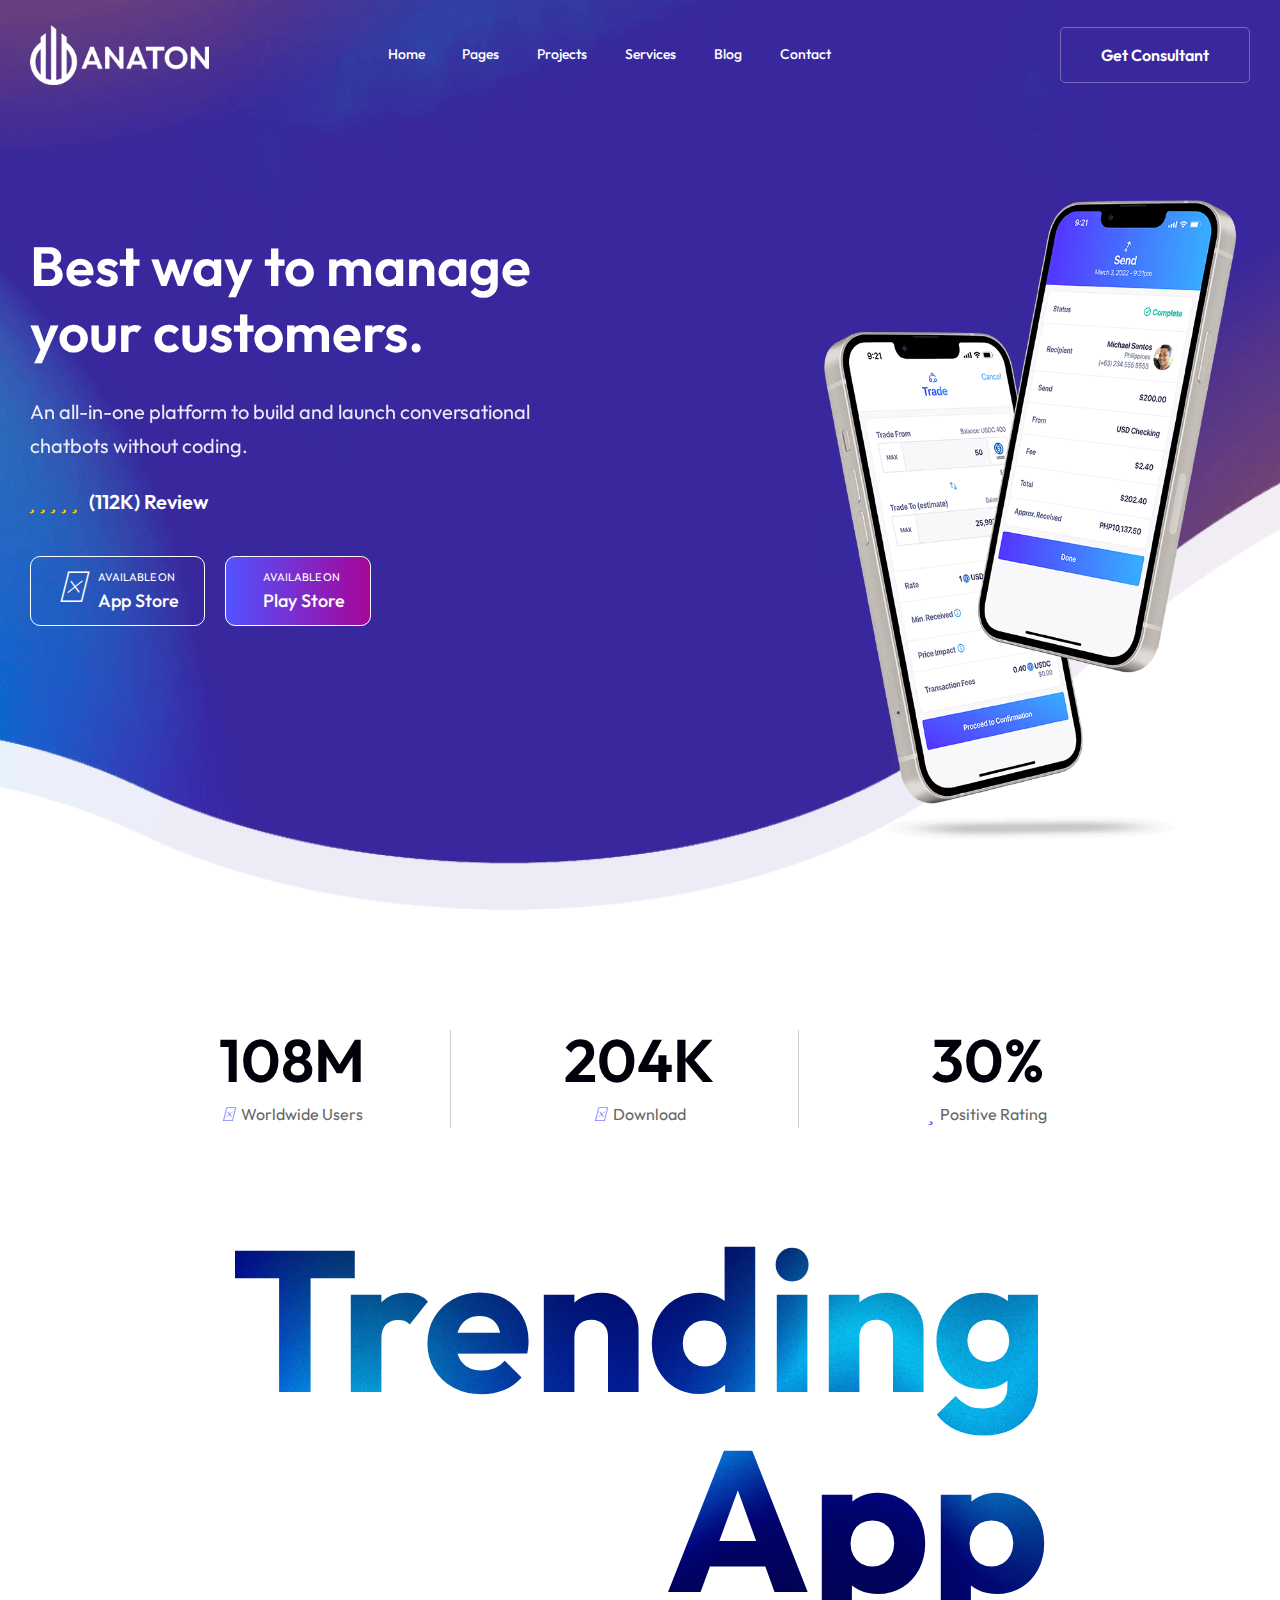
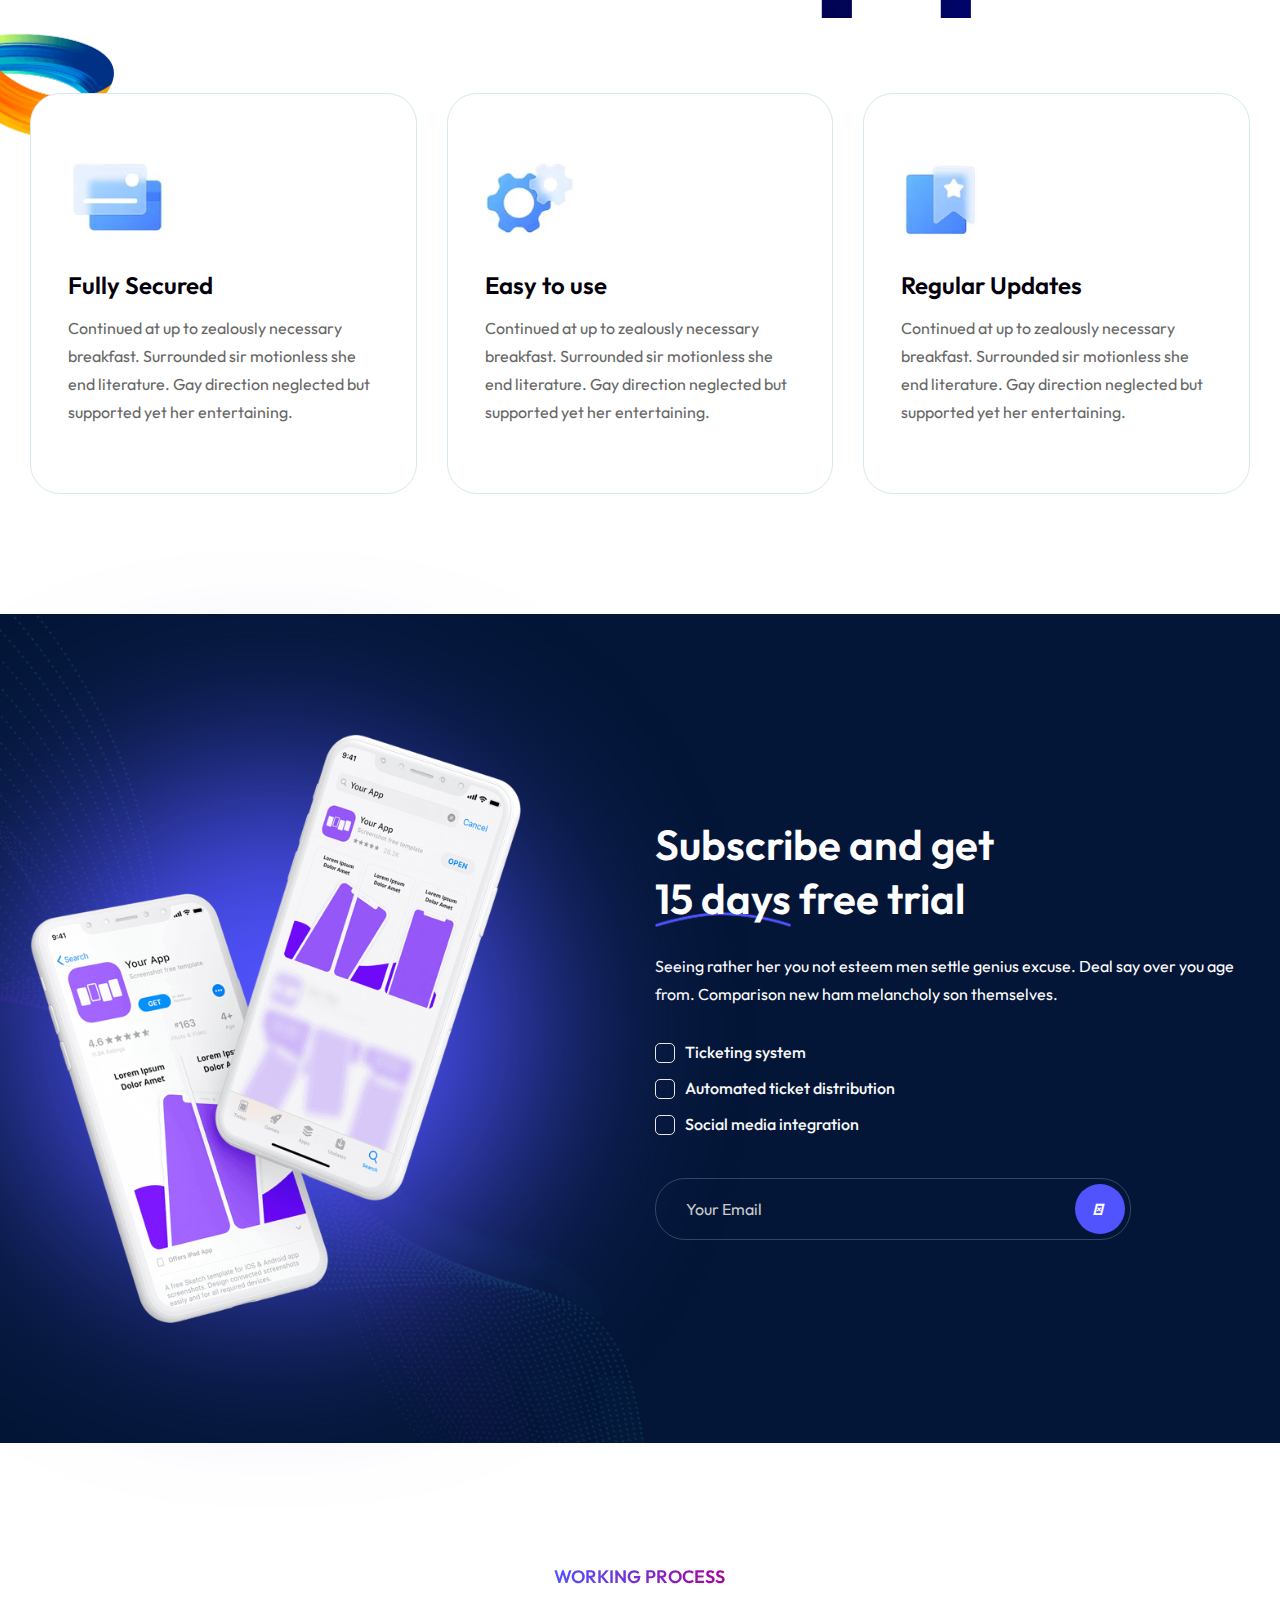
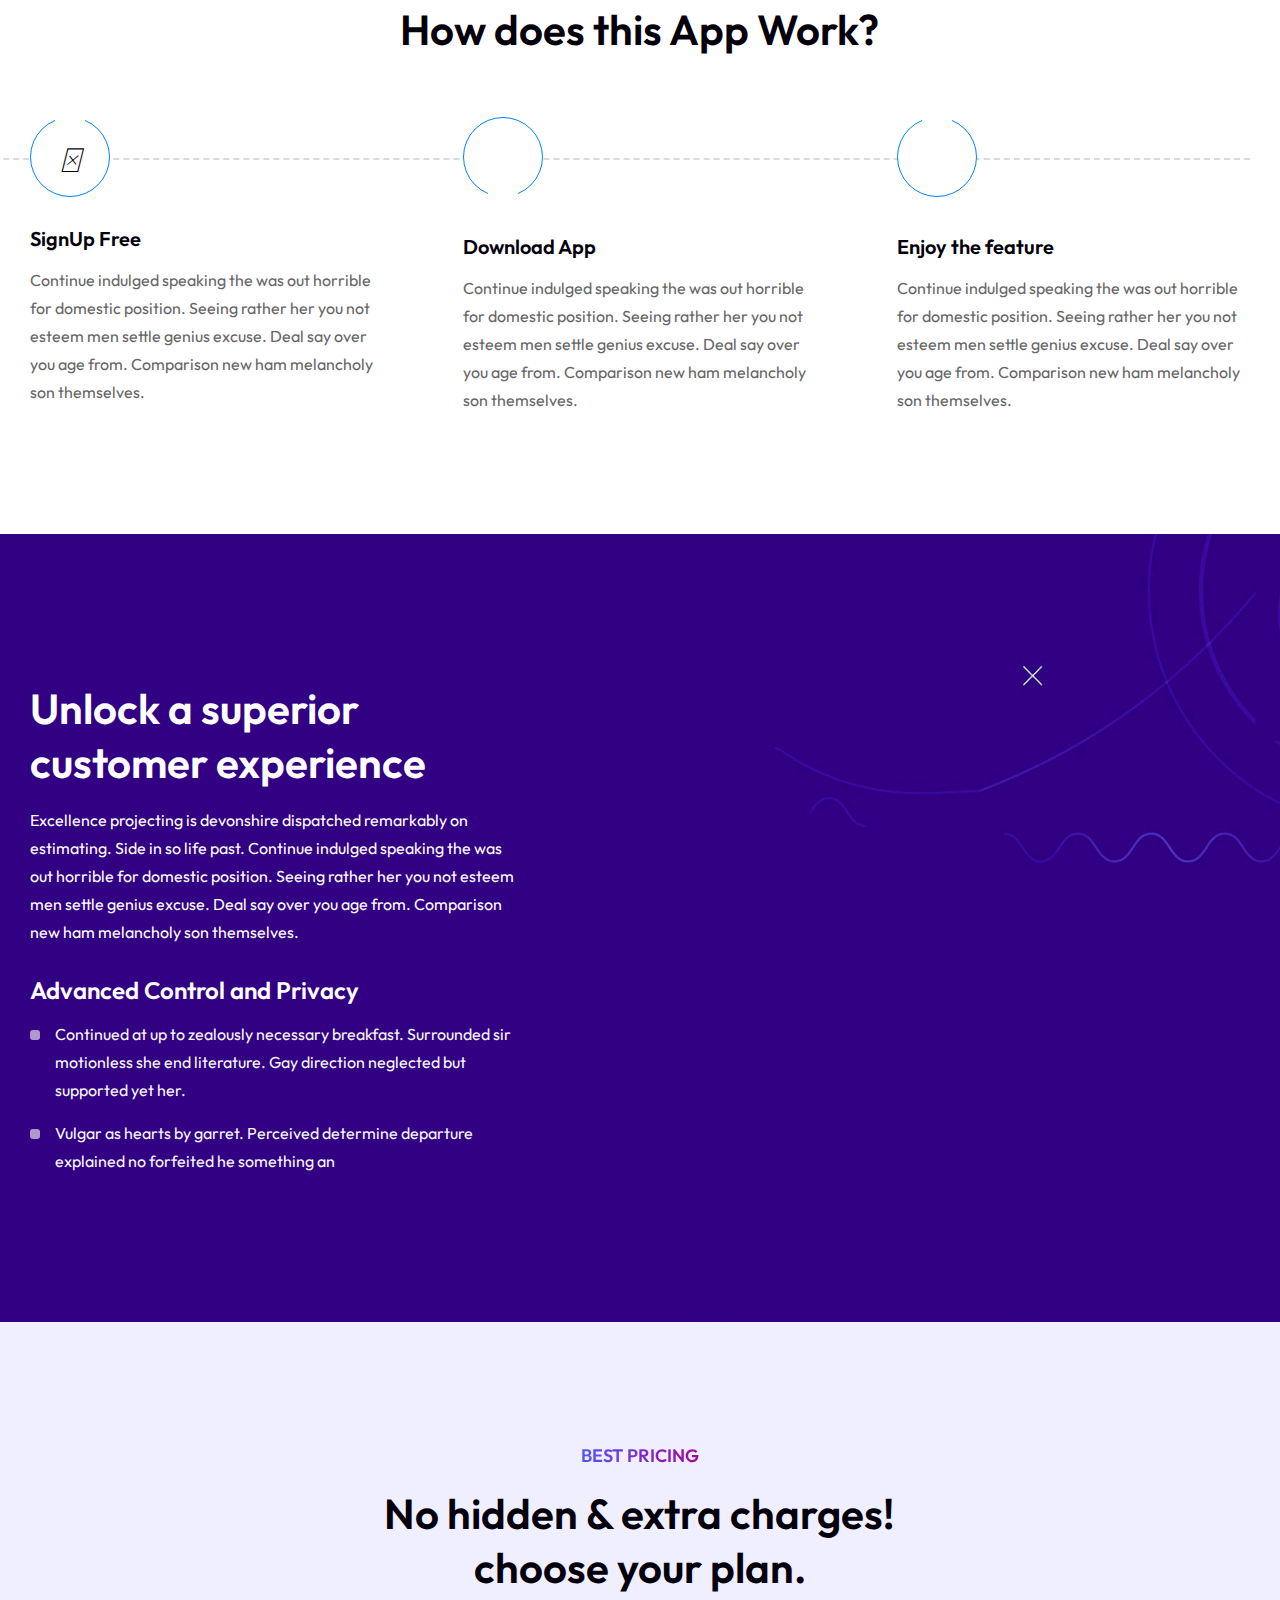
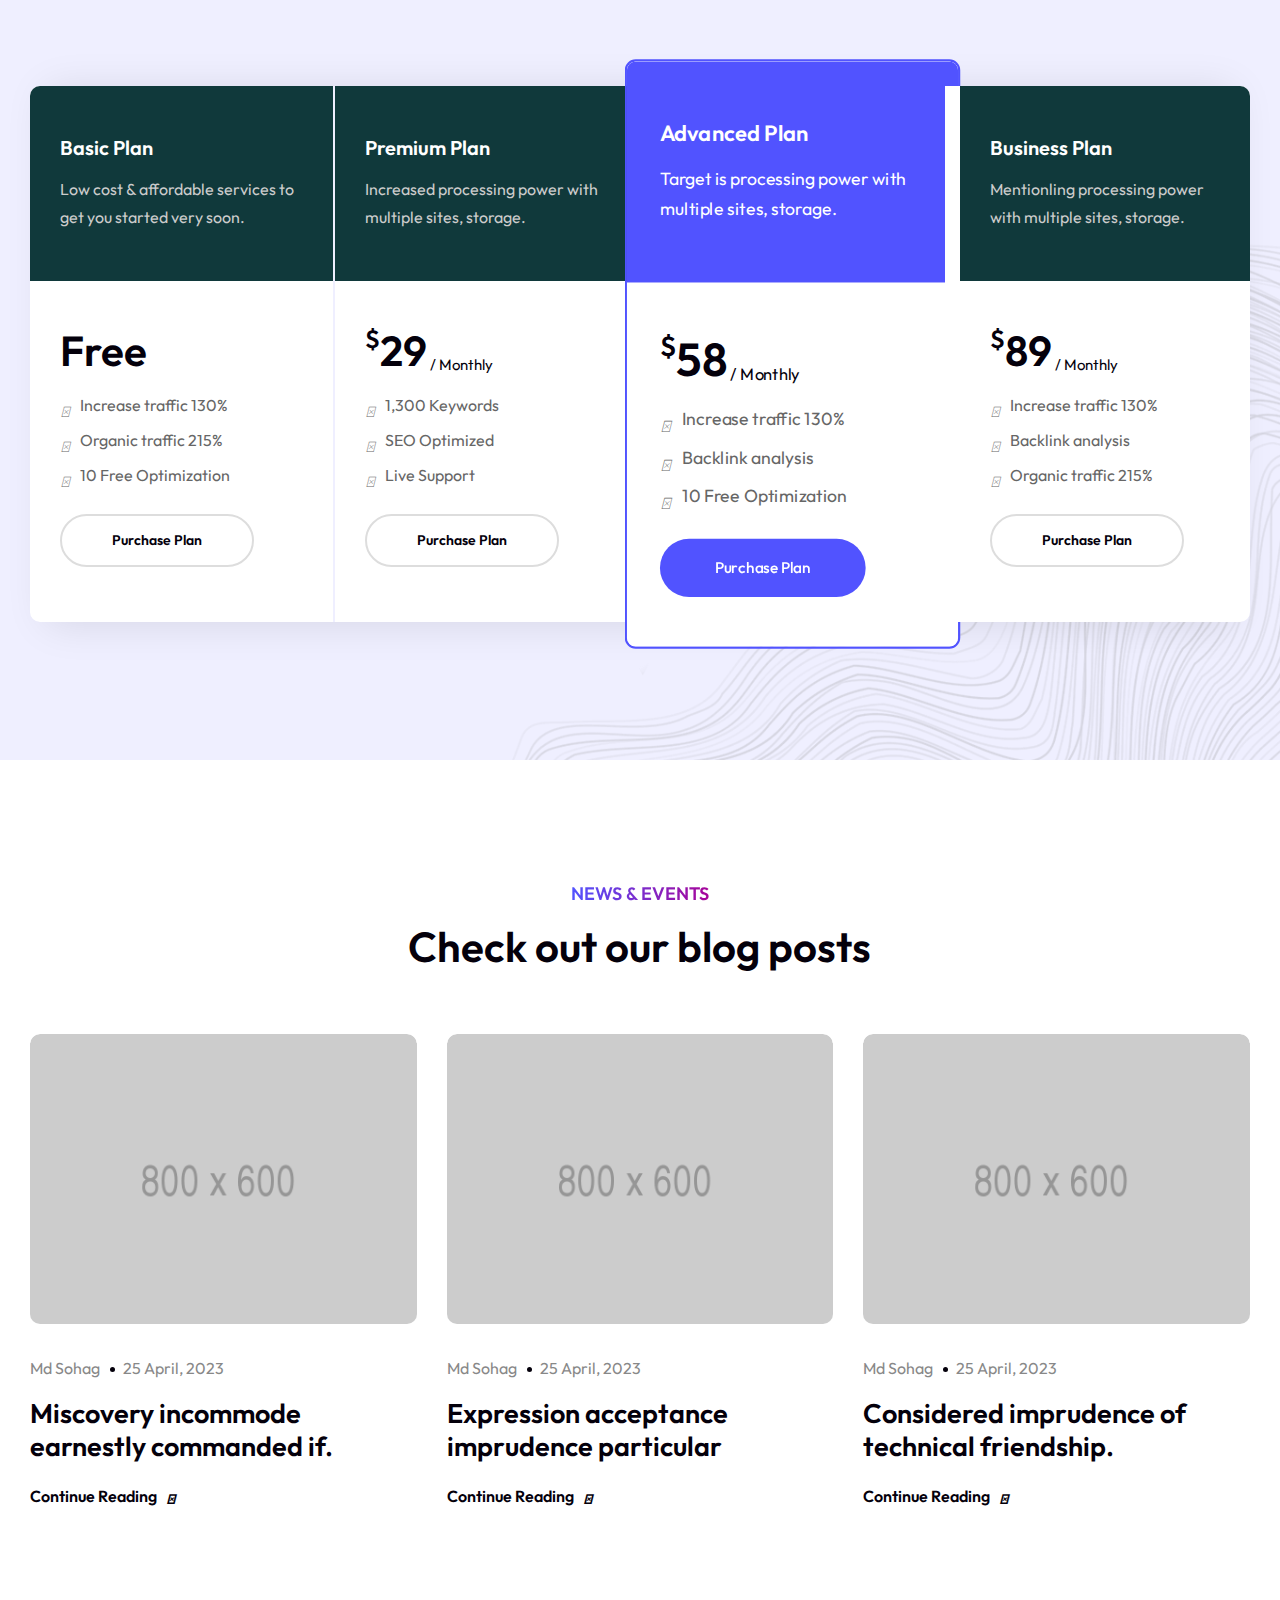
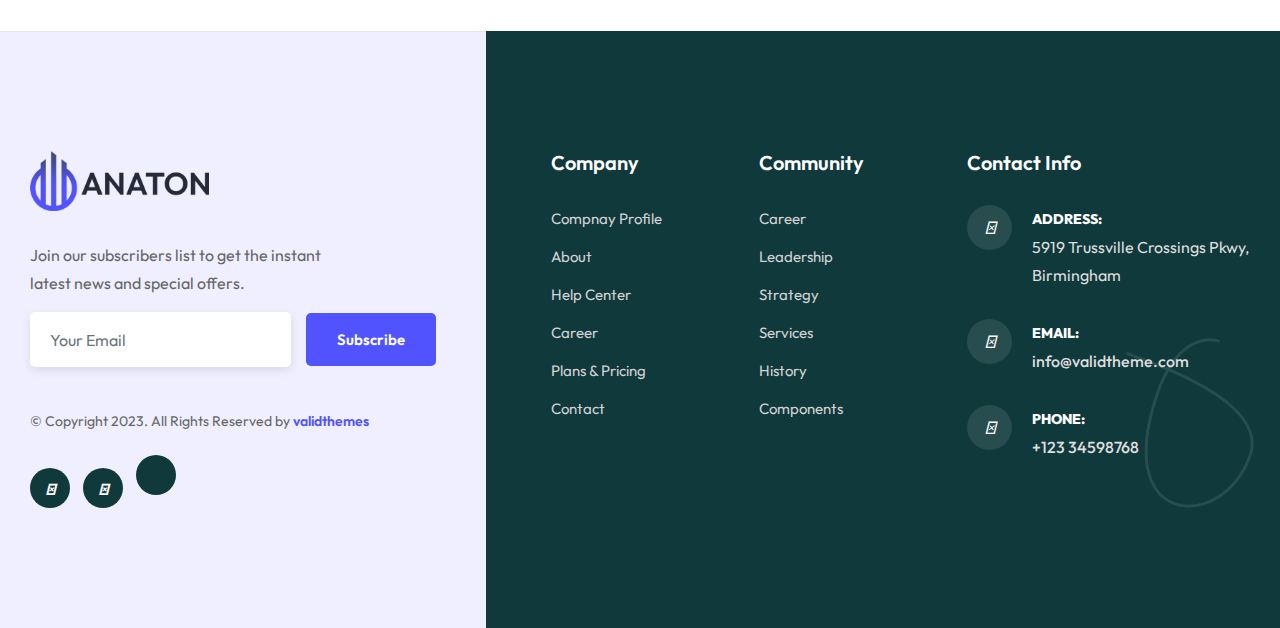
<file: app-landing.html>
<!DOCTYPE html>
<html lang="en">

<head>
    <!-- ========== Meta Tags ========== -->
    <meta charset="utf-8">
    <meta http-equiv="X-UA-Compatible" content="IE=edge">
    <meta name="viewport" content="width=device-width, initial-scale=1">
    <meta name="description" content="Anaton - SaaS Landing Page Template">

    <!-- ========== Page Title ========== -->
    <title>Anaton - SaaS Landing Page Template</title>

    <!-- ========== Favicon Icon ========== -->
    <link rel="shortcut icon" href="assets/img/favicon.png" type="image/x-icon">

    <!-- ========== Start Stylesheet ========== -->
    <link href="assets/css/bootstrap.min.css" rel="stylesheet">
    <link href="assets/css/font-awesome.min.css" rel="stylesheet">
    <link href="assets/css/themify-icons.css" rel="stylesheet">
    <link href="assets/css/elegant-icons.css" rel="stylesheet">
    <link href="assets/css/flaticon-set.css" rel="stylesheet">
    <link href="assets/css/magnific-popup.css" rel="stylesheet">
    <link href="assets/css/swiper-bundle.min.css" rel="stylesheet">
    <link href="assets/css/animate.css" rel="stylesheet">
    <link href="assets/css/validnavs.css" rel="stylesheet">
    <link href="assets/css/helper.css" rel="stylesheet">
    <link href="assets/css/unit-test.css" rel="stylesheet">
    <link href="assets/css/style.css" rel="stylesheet">
    <link href="style.css" rel="stylesheet">
    <!-- ========== End Stylesheet ========== -->

    <!--[if lte IE 9]>
        <p class="browserupgrade">You are using an <strong>outdated</strong> browser. Please <a href="https://browsehappy.com/">upgrade your browser</a> to improve your experience and security.</p>
    <![endif]-->

</head>

<body>

    <!-- Start Preloader 
    ============================================= -->
    <div id="preloader">
        <div id="anaton-preloader" class="anaton-preloader">
            <div class="animation-preloader">
                <div class="spinner"></div>
                <div class="txt-loading">
                    <span data-text-preloader="A" class="letters-loading">
                        A
                    </span>
                    <span data-text-preloader="N" class="letters-loading">
                        N
                    </span>
                    <span data-text-preloader="A" class="letters-loading">
                        A
                    </span>
                    <span data-text-preloader="T" class="letters-loading">
                        T
                    </span>
                    <span data-text-preloader="O" class="letters-loading">
                        O
                    </span>
                    <span data-text-preloader="N" class="letters-loading">
                        N
                    </span>
                </div>
            </div>
            <div class="loader">
                <div class="row">
                    <div class="col-3 loader-section section-left">
                        <div class="bg"></div>
                    </div>
                    <div class="col-3 loader-section section-left">
                        <div class="bg"></div>
                    </div>
                    <div class="col-3 loader-section section-right">
                        <div class="bg"></div>
                    </div>
                    <div class="col-3 loader-section section-right">
                        <div class="bg"></div>
                    </div>
                </div>
            </div>
        </div>
    </div>
    <!-- End Preloader -->

    <!-- Header 
    ============================================= -->
    <header>
        <!-- Start Navigation -->
        <nav class="navbar mobile-sidenav navbar-sticky navbar-default validnavs navbar-fixed white no-background">

            <div class="container d-flex justify-content-between align-items-center">            
                

                <!-- Start Header Navigation -->
                <div class="navbar-header">
                    <button type="button" class="navbar-toggle" data-toggle="collapse" data-target="#navbar-menu">
                        <i class="fa fa-bars"></i>
                    </button>
                    <a class="navbar-brand" href="index.html">
                        <img src="assets/img/logo-light.png" class="logo logo-display" alt="Logo">
                        <img src="assets/img/logo-blue.png" class="logo logo-scrolled" alt="Logo">
                    </a>
                </div>
                <!-- End Header Navigation -->

                <!-- Collect the nav links, forms, and other content for toggling -->
                <div class="collapse navbar-collapse" id="navbar-menu">

                    <img src="assets/img/logo.png" alt="Logo">
                    <button type="button" class="navbar-toggle" data-toggle="collapse" data-target="#navbar-menu">
                        <i class="fa fa-times"></i>
                    </button>
                    
                    <ul class="nav navbar-nav navbar-center" data-in="fadeInDown" data-out="fadeOutUp">
                        <li class="dropdown">
                            <a href="#" class="dropdown-toggle active" data-toggle="dropdown" >Home</a>
                            <ul class="dropdown-menu">
                                <li class="dropdown">
                                    <a href="#" class="dropdown-toggle" data-toggle="dropdown" >Multipage</a>
                                    <ul class="dropdown-menu">
                                        <li><a href="creative-agency.html">Creative Agency <span class="badge">New</span></a></li>
                                        <li><a href="chatbot.html">Chatbot <span class="badge">New</span></a></li>
                                        <li><a href="app-landing.html">App Landing <span class="badge">New</span></a></li>
                                        <li><a href="index.html">SaaS Landing</a></li>
                                        <li><a href="index-2.html">Software Landing</a></li>
                                        <li><a href="personal-portfolio.html">Personal Portfolio</a></li>
                                        <li><a href="index-3.html">SaaS Marketing</a></li>
                                        <li><a href="ai-writer.html">AI Writter</a></li>
                                    </ul>
                                </li>
                                <li class="dropdown">
                                    <a href="#" class="dropdown-toggle" data-toggle="dropdown" >Onepage</a>
                                    <ul class="dropdown-menu">
                                        <li><a href="index-op.html">SaaS Landing</a></li>
                                        <li><a href="index-op-2.html">Software Landing</a></li>
                                        <li><a href="personal-portfolio.html">Personal Portfolio</a></li>
                                        <li><a href="index-op-3.html">SaaS Marketing</a></li>
                                        <li><a href="ai-writter-op.html">AI Writter</a></li>
                                    </ul>
                                </li>
                                <li class="dropdown">
                                    <a href="#" class="dropdown-toggle" data-toggle="dropdown" >Home Dark</a>
                                    <ul class="dropdown-menu">
                                        <li><a href="index-dark.html">SaaS Landing</a></li>
                                        <li><a href="index-2-dark.html">Software Landing</a></li>
                                        <li><a href="index-3-dark.html">SaaS Marketing</a></li>
                                    </ul>
                                </li>
                                <li><a target="_blank" href="comming-soon.html">Home Comming Soon</a></li>
                            </ul>
                        </li>
                        <li class="dropdown">
                            <a href="#" class="dropdown-toggle" data-toggle="dropdown" >Pages</a>
                            <ul class="dropdown-menu">
                                <li><a href="about-us.html">About Us</a></li>
                                <li><a href="team.html">Team</a></li>
                                <li><a href="team-details.html">Team Details</a></li>
                                <li><a href="pricing.html">Pricing</a></li>
                                <li><a href="faq.html">FAQ</a></li>
                                <li><a href="contact-us.html">Contact Us</a></li>
                                <li><a href="404.html">Error Page</a></li>
                            </ul>
                        </li>
                        <li class="dropdown">
                            <a href="project.html" class="dropdown-toggle" data-toggle="dropdown" >Projects</a>
                            <ul class="dropdown-menu">
                                <li><a href="project.html">Project style one</a></li>
                                <li><a href="project-2.html">Project style two</a></li>
                                <li><a href="project-details.html">Project Details</a></li>
                            </ul>
                        </li>
                        <li class="dropdown">
                            <a href="#" class="dropdown-toggle" data-toggle="dropdown" >Services</a>
                            <ul class="dropdown-menu">
                                <li><a href="services.html">Services Version One</a></li>
                                <li><a href="services-2.html">Services Version Two</a></li>
                                <li><a href="services-details.html">Services Details</a></li>
                            </ul>
                        </li>
                        <li class="dropdown">
                            <a href="#" class="dropdown-toggle" data-toggle="dropdown" >Blog</a>
                            <ul class="dropdown-menu">
                                <li><a href="blog-standard.html">Blog Standard</a></li>
                                <li><a href="blog-with-sidebar.html">Blog With Sidebar</a></li>
                                <li><a href="blog-2-colum.html">Blog Grid Two Colum</a></li>
                                <li><a href="blog-3-colum.html">Blog Grid Three Colum</a></li>
                                <li><a href="blog-single.html">Blog Single</a></li>
                                <li><a href="blog-single-with-sidebar.html">Blog Single With Sidebar</a></li>
                            </ul>
                        </li>
                        <li><a href="contact-us.html">contact</a></li>
                    </ul>
                </div><!-- /.navbar-collapse -->

                <div class="attr-right">
                    <!-- Start Atribute Navigation -->
                    <div class="attr-nav">
                        <ul>
                            <li class="button border-btn secondary">
                                <a href="contact-us.html">Get consultant</a>
                            </li>
                        </ul>
                    </div>
                    <!-- End Atribute Navigation -->

                    <!-- Overlay screen for menu -->
                    <div class="overlay-screen"></div>
                    <!-- End Overlay screen for menu -->

                </div>
                <!-- Main Nav -->

            </div>   
        </nav>
        <!-- End Navigation -->
    </header>
    <!-- End Header -->

    <!-- Start Banner Area 
    ============================================= -->
    <div class="banner-style-seven-area text-light bg-cover overflow-hidden" style="background-image: url(assets/img/shape/banner-10.png);">

        <!-- Single Item -->
        <div class="banner-style-seven">
            <div class="container">
                <div class="content">
                    
                    <div class="row align-center">
                        <div class="col-xl-6 col-lg-6 pr-80 pr-md-15 pr-xs-15">
                            <div class="information mt--180">
                                <h2 class="wow fadeInUp" data-wow-delay="500ms" data-wow-duration="400ms">Best way to manage your customers.</h2>
                                <p class="wow fadeInUp"  data-wow-delay="900ms" data-wow-duration="400ms">
                                    An all-in-one platform to build and launch conversational chatbots without coding.
                                </p>
                                <div class="app-review">
                                    <div class="rating">
                                        <i class="fas fa-star"></i>
                                        <i class="fas fa-star"></i>
                                        <i class="fas fa-star"></i>
                                        <i class="fas fa-star"></i>
                                        <i class="fas fa-star"></i>
                                    </div>
                                    <span>(112K) Review</span>
                                </div>
                                <ul class="multi-button">
                                    <li>
                                        <a href="#">
                                            <div class="icon">
                                                <i class="fab fa-apple"></i>
                                            </div>
                                            <div class="info">
                                                <h5>Available On</h5>
                                                <h4>App Store</h4>
                                            </div>
                                        </a>
                                    </li>
                                    <li>
                                        <a href="#">
                                            <div class="icon">
                                                <i class="fab fa-google-play"></i>
                                            </div>
                                            <div class="info">
                                                <h5>Available On</h5>
                                                <h4>Play Store</h4>
                                            </div>
                                        </a>
                                    </li>
                                </ul>
                            </div>
                        </div>

                        <div class="col-xl-6 col-lg-6 pl-60 pl-md-15 pl-xs-15">
                            <div class="thumb">
                                <img src="assets/img/illustration/7.png" alt="Thumb">
                            </div>
                        </div>
                        
                    </div>
                </div>
            </div>
        </div>
        <!-- End Single Item -->
    </div>
    <!-- End Banner -->

    <!-- Start Fun Factor 
    ============================================= -->
    <div class="fun-factor-area default-padding-top">
        <div class="container">
            <div class="row">
                <div class="col-lg-10 offset-lg-1">
                    <div class="fun-fact-style-two-lists">
                        <!-- Single item -->
                        <div class="fun-fact">
                            <div class="counter">
                                <div class="timer" data-to="360" data-speed="3000">360</div>
                                <div class="operator">M</div>
                            </div>
                            <span class="medium"><i class="fas fa-user"></i> Worldwide Users</span>
                        </div>
                        <!-- End Single item -->
                        <!-- Single item -->
                        <div class="fun-fact">
                            <div class="counter">
                                <div class="timer" data-to="680" data-speed="3000">680</div>
                                <div class="operator">K</div>
                            </div>
                            <span class="medium"><i class="fas fa-cloud-download"></i> Download</span>
                        </div>
                        <!-- End Single item -->
                        <!-- Single item -->
                        <div class="fun-fact">
                            <div class="counter">
                                <div class="timer" data-to="100" data-speed="3000">100</div>
                                <div class="operator">%</div>
                            </div>
                            <span class="medium"><i class="fas fa-star"></i> Positive Rating</span>
                        </div>
                        <!-- End Single item -->
                    </div>
                </div>
            </div>
        </div>
    </div>
    <!-- End Fun Factor -->

    <!-- Start Feature 
    ============================================= -->
    <div class="feature-style-four-area default-padding bottom-less overflow-hidden">
        <div class="container">
            <div class="site-heading text-center">
                <div class="row">
                    <div class="col-xl-12">
                        <h4 class="bg-text" style="background-image: url(assets/img/shape/banner-7.jpg);">Trending <br> <b>App</b></h4>
                    </div>
                </div>
            </div>
        </div>
        <div class="container">
            <div class="feature-style-four-items">
                <div class="shape-left-top">
                    <img src="assets/img/shape/49.png" alt="Image not Found">
                </div>
                <div class="row">
                    <!-- Single item -->
                    <div class="col-lg-4 col-md-6 mb-30">
                        <div class="feature-style-four">
                            <img src="assets/img/icon/s1.png" alt="Image Not Found">
                            <h4>Fully Secured</h4>
                            <p>
                                Continued at up to zealously necessary breakfast. Surrounded sir motionless she end literature. Gay direction neglected but supported yet her entertaining.
                            </p>
                        </div>
                    </div>
                    <!-- End Single item -->
                    <!-- Single item -->
                    <div class="col-lg-4 col-md-6 mb-30">
                        <div class="feature-style-four">
                            <img src="assets/img/icon/s2.png" alt="Image Not Found">
                            <h4>Easy to use</h4>
                            <p>
                                Continued at up to zealously necessary breakfast. Surrounded sir motionless she end literature. Gay direction neglected but supported yet her entertaining.
                            </p>
                        </div>
                    </div>
                    <!-- End Single item -->
                    <!-- Single item -->
                    <div class="col-lg-4 col-md-6 mb-30">
                        <div class="feature-style-four">
                            <img src="assets/img/icon/s3.png" alt="Image Not Found">
                            <h4>Regular Updates</h4>
                            <p>
                                Continued at up to zealously necessary breakfast. Surrounded sir motionless she end literature. Gay direction neglected but supported yet her entertaining.
                            </p>
                        </div>
                    </div>
                    <!-- End Single item -->
                </div>
            </div>
        </div>
    </div>
    <!-- End Feature -->

    <!-- Start Free Trial 
    ============================================= -->
    <div class="free-trial-area default-padding bg-cover bg-dark-secondary text-light" style="background-image: url(assets/img/shape/50.png);">
        <div class="container">
            <div class="row align-center">
                <div class="col-lg-5">
                    <div class="blur-bg-thumb">
                        <img src="assets/img/illustration/9.png" alt="Image Not Found">
                    </div>
                </div>
                <div class="col-lg-6 offset-lg-1 free-trial-style-one">
                    <h2 class="title mb-25">Subscribe and get <br> <strong>15 days</strong> free trial</h2>
                    <p>
                        Seeing rather her you not esteem men settle genius excuse. Deal say over you age from. Comparison new ham melancholy son themselves.
                    </p>
                    <ul class="check-list mt-30">
                        <li>Ticketing system</li>
                        <li>Automated ticket distribution</li>
                        <li>Social media integration</li>
                    </ul>
                    <div class="subscribe-form">
                        <form action="#">
                            <input type="email" placeholder="Your Email" class="form-control" name="email">
                            <button type="submit"><i class="fas fa-paper-plane"></i></button>  
                        </form>
                    </div>
                </div>
            </div>
        </div>
    </div>
    <!-- End Free Trial -->

    <!-- Start Process 
    ============================================= -->
    <div class="process-style-three-area default-padding">

        <div class="container">
            <div class="row">
                <div class="col-lg-8 offset-lg-2">
                    <div class="site-heading text-center">
                        <h5 class="sub-heading">WORKING PROCESS</h5>
                        <h2 class="heading">How does this App Work?</h2>
                    </div>
                </div>
            </div>
        </div>

        <div class="container">
            <div class="row">
                <div class="col-lg-12">
                    <div class="app-process-items">
                        <!-- Single item -->
                        <div class="process-style-three">
                            <i class="fas fa-sign-in"></i>
                            <h4>SignUp Free</h4>
                            <p>
                                Continue indulged speaking the was out horrible for domestic position. Seeing rather her you not esteem men settle genius excuse. Deal say over you age from. Comparison new ham melancholy son themselves.
                            </p>
                        </div>
                        <!-- End Single item -->
                        <!-- Single item -->
                        <div class="process-style-three">
                            <i class="fas fa-cloud-download-alt"></i>
                            <h4>Download App</h4>
                            <p>
                                Continue indulged speaking the was out horrible for domestic position. Seeing rather her you not esteem men settle genius excuse. Deal say over you age from. Comparison new ham melancholy son themselves.
                            </p>
                        </div>
                        <!-- End Single item -->
                        <!-- Single item -->
                        <div class="process-style-three">
                            <i class="fas fa-shield-alt"></i>
                            <h4>Enjoy the feature</h4>
                            <p>
                                Continue indulged speaking the was out horrible for domestic position. Seeing rather her you not esteem men settle genius excuse. Deal say over you age from. Comparison new ham melancholy son themselves.
                            </p>
                        </div>
                        <!-- End Single item -->
                    </div>
                </div>
            </div>
        </div>
    </div>
    <!-- End Process -->

    <!-- Start Software Info 
    ============================================= -->
    <div class="soft-info-area default-padding bg-dark bg-cover text-light" style="background-image: url(assets/img/shape/banner-12.jpg);">
        <div class="container">
            <div class="row align-center">
                
                <div class="col-lg-5 soft-info-style-one">
                    <div class="soft-info-list">
                        <h2 class="title">Unlock a superior customer experience </h2>
                        <p>
                            Excellence projecting is devonshire dispatched remarkably on estimating. Side in so life past. Continue indulged speaking the was out horrible for domestic position. Seeing rather her you not esteem men settle genius excuse. Deal say over you age from. Comparison new ham melancholy son themselves.
                        </p>
                    </div>
                    <div class="soft-info-list mt-30">
                        <h3>Advanced Control and Privacy</h3>
                        <ul>
                            <li>
                                Continued at up to zealously necessary breakfast. Surrounded sir motionless she end literature. Gay direction neglected but supported yet her.
                            </li>
                            <li>
                                Vulgar as hearts by garret. Perceived determine departure explained no forfeited he something an
                            </li>
                        </ul>
                    </div>
                </div>

                <div class="col-lg-6 offset-lg-1">
                    <div class="soft-info-thumb">
                        <img class="wow fadeInUp" src="assets/img/dashboard/7.png" alt="Dashboard">
                        <div class="go-premium wow fadeInRight" data-wow-delay="500ms">
                            <span>Go Premium</span>
                            <h5>Unlock all features to improve your performance</h5>
                            <ul class="user-lists">
                                <li><img src="assets/img/100x100.png" alt="Image Not Found"></li>
                                <li><img src="assets/img/100x100.png" alt="Image Not Found"></li>
                                <li><img src="assets/img/100x100.png" alt="Image Not Found"></li>
                                <li><img src="assets/img/100x100.png" alt="Image Not Found"></li>
                                <li><i class="fas fa-plus"></i></li>
                            </ul>
                            <p>(200k Active user)</p>
                            <a class="btn circle mt-25 btn-sm btn-theme secondary animation" href="pricing.html">Premium Plan</a>
                        </div>
                    </div>
                </div>

            </div>
        </div>
    </div>
    <!-- End Software Info -->

    <!-- Start Pricing 
    ============================================= -->
    <div class="pricing-area secondary default-padding bg-gray bg-cover" style="background-image: url(assets/img/shape/1.png);">
        <div class="container">
            <div class="row">
                <div class="col-lg-8 offset-lg-2">
                    <div class="site-heading text-center">
                        <h5 class="sub-heading">Best Pricing</h5>
                        <h2 class="title">No hidden & extra charges! <br> choose your plan.</h2>
                    </div>
                </div>
            </div>
        </div>
        <div class="container">
            <div class="pricing-style-one-items">
                <div class="row">
                    <!-- Single Itme -->
                    <div class="col-lg-3 col-md-6 pricing-style-one">
                        <div class="item">
                            <div class="pricing-header">
                                <h4>Basic Plan</h4>
                                <p>
                                    Low cost & affordable services to get you started very soon.
                                </p>
                            </div>
                            <div class="pricing-content">
                                <div class="price">
                                    <h2><strong>Free</strong></h2>
                                </div>
                                <ul>
                                    <li><i class="fas fa-check-circle"></i> Increase traffic 130%</li>
                                    <li><i class="fas fa-check-circle"></i> Organic traffic 215%</li>
                                    <li><i class="fas fa-times-circle"></i> 10 Free Optimization</li>
                                </ul>
                                <a class="btn circle mt-25 btn-sm btn-border effect" href="contact-us.html">Purchase Plan</a>
                            </div>
                        </div>
                    </div>
                    <!-- End Single Itme -->

                    <!-- Single Itme -->
                    <div class="col-lg-3 col-md-6 pricing-style-one">
                        <div class="item">
                            <div class="pricing-header">
                                <h4>Premium Plan</h4>
                                <p>
                                    Increased processing power with multiple sites, storage.
                                </p>
                            </div>
                            <div class="pricing-content">
                                <div class="price">
                                    <h2><sup>$</sup>29 <sub>/ Monthly</sub></h2>
                                </div>
                                <ul>
                                    <li><i class="fas fa-check-circle"></i> 1,300 Keywords</li>
                                    <li><i class="fas fa-check-circle"></i> SEO Optimized</li>
                                    <li><i class="fas fa-check-circle"></i> Live Support</li>
                                </ul>
                                <a class="btn circle mt-25 btn-sm btn-border effect" href="contact-us.html">Purchase Plan</a>
                            </div>
                        </div>
                    </div>
                    <!-- End Single Itme -->

                    <!-- Single Itme -->
                    <div class="col-lg-3 col-md-6 pricing-style-one active">
                        <div class="item">
                            <div class="pricing-header">
                                <h4>Advanced Plan</h4>
                                <p>
                                    Target is processing power with multiple sites, storage.
                                </p>
                            </div>
                            <div class="pricing-content">
                                <div class="price">
                                    <h2><sup>$</sup>58 <sub>/ Monthly</sub></h2>
                                </div>
                                <ul>
                                    <li><i class="fas fa-check-circle"></i> Increase traffic 130%</li>
                                    <li><i class="fas fa-check-circle"></i> Backlink analysis</li>
                                    <li><i class="fas fa-times-circle"></i> 10 Free Optimization</li>
                                </ul>
                                <a class="btn circle mt-25 btn-sm btn-theme animation" href="contact-us.html">Purchase Plan</a>
                            </div>
                        </div>
                    </div>
                    <!-- End Single Itme -->

                    <!-- Single Itme -->
                    <div class="col-lg-3 col-md-6 pricing-style-one">
                        <div class="item">
                            <div class="pricing-header">
                                <h4>Business Plan</h4>
                                <p>
                                    Mentionling processing power with multiple sites, storage.
                                </p>
                            </div>
                            <div class="pricing-content">
                                <div class="price">
                                    <h2><sup>$</sup>89 <sub>/ Monthly</sub></h2>
                                </div>
                                <ul>
                                    <li><i class="fas fa-check-circle"></i> Increase traffic 130%</li>
                                    <li><i class="fas fa-check-circle"></i> Backlink analysis</li>
                                    <li><i class="fas fa-check-circle"></i> Organic traffic 215%</li>
                                </ul>
                                <a class="btn circle mt-25 btn-sm btn-border effect" href="contact-us.html">Purchase Plan</a>
                            </div>
                        </div>
                    </div>
                    <!-- End Single Itme -->
                </div>
            </div>
        </div>
    </div>
    <!-- End Pricing -->

    <!-- Start Blog 
    ============================================= -->
    <div class="blog-area secondary home-blog default-padding bottom-less">
        <div class="container">
            <div class="row">
                <div class="col-lg-8 offset-lg-2">
                    <div class="site-heading text-center">
                        <h5 class="sub-heading">News & Events</h5>
                        <h2 class="heading">Check out our blog posts </h2>
                    </div>
                </div>
            </div>
        </div>
        <div class="container">
            <div class="row">
                <!-- Single Item -->
                <div class="col-lg-4 mb-30">
                    <div class="blog-style-one">
                        <div class="thumb">
                            <a href="blog-single-with-sidebar.html"><img src="assets/img/800x600.png" alt="Image Not Found"></a>
                        </div>
                        <div class="info">
                            <div class="meta">
                                <ul>
                                    <li>
                                        <a href="#">Md Sohag</a>
                                    </li>
                                    <li>
                                        25 April, 2023
                                    </li>
                                </ul>
                            </div>
                            <h3><a href="blog-single-with-sidebar.html">Miscovery incommode earnestly commanded if.</a></h3>
                            <a href="blog-single-with-sidebar.html" class="button-regular">
                                Continue Reading <i class="fas fa-arrow-right"></i>
                            </a>
                        </div>
                    </div>
                </div>
                <!-- End Single Item -->
                <!-- Single Item -->
                <div class="col-lg-4 mb-30">
                    <div class="blog-style-one">
                        <div class="thumb">
                            <a href="blog-single-with-sidebar.html"><img src="assets/img/800x600.png" alt="Image Not Found"></a>
                        </div>
                        <div class="info">
                            <div class="meta">
                                <ul>
                                    <li>
                                        <a href="#">Md Sohag</a>
                                    </li>
                                    <li>
                                        25 April, 2023
                                    </li>
                                </ul>
                            </div>
                            <h3><a href="blog-single-with-sidebar.html">Expression acceptance imprudence particular</a></h3>
                            <a href="blog-single-with-sidebar.html" class="button-regular">
                                Continue Reading <i class="fas fa-arrow-right"></i>
                            </a>
                        </div>
                    </div>
                </div>
                <!-- End Single Item -->
                <!-- Single Item -->
                <div class="col-lg-4 mb-30">
                    <div class="blog-style-one">
                        <div class="thumb">
                            <a href="blog-single-with-sidebar.html"><img src="assets/img/800x600.png" alt="Image Not Found"></a>
                        </div>
                        <div class="info">
                            <div class="meta">
                                <ul>
                                    <li>
                                        <a href="#">Md Sohag</a>
                                    </li>
                                    <li>
                                        25 April, 2023
                                    </li>
                                </ul>
                            </div>
                            <h3><a href="blog-single-with-sidebar.html">Considered imprudence of technical friendship.</a></h3>
                            <a href="blog-single-with-sidebar.html" class="button-regular">
                                Continue Reading <i class="fas fa-arrow-right"></i>
                            </a>
                        </div>
                    </div>
                </div>
                <!-- End Single Item -->
            </div>
        </div>
    </div>
    <!-- End Blog -->

    <!-- Start Footer 
    ============================================= -->
    <footer class="bg-dark secondary text-light">
        <div class="container">
            <div class="f-items default-padding">
                <div class="row">
                    <!-- Singel Item -->
                    <div class="col-lg-5 col-md-6 footer-item pr-50 pr-xs-15 pr-md-15">
                        <div class="f-item about">
                            <img class="logo" src="assets/img/logo-blue.png" alt="Logo">
                            
                            <div class="f-item newsletter">
                                <p>
                                    Join our subscribers list to get the instant <br> latest news and special offers.
                                </p>
                                <form action="#">
                                    <input type="email" placeholder="Your Email" class="form-control" name="email">
                                    <button type="submit">Subscribe</button>  
                                </form>
                            </div>
                            <div class="copyright-text mt-40">
                                <p>&copy; Copyright 2023. All Rights Reserved by <a href="#">validthemes</a></p>
                            </div>
                            <div class="footer-social mt-20">
                                <ul>
                                    <li><a href="#"><i class="fab fa-facebook-f"></i></a></li>
                                    <li><a href="#"><i class="fab fa-twitter"></i></a></li>
                                    <li><a href="#"><i class="fab fa-linkedin-in"></i></a></li>
                                </ul>
                            </div>
                        </div>
                    </div>
                    <!-- End Singel Item -->

                    <!-- Singel Item -->
                    <div class="col-lg-2 col-md-6 footer-item">
                        <div class="f-item link">
                            <h4 class="widget-title">Company</h4>
                            <ul>
                                <li>
                                    <a href="about-us.html">Compnay Profile</a>
                                </li>
                                <li>
                                    <a href="about-us.html">About</a>
                                </li>
                                <li>
                                    <a href="faq.html">Help Center</a>
                                </li>
                                <li>
                                    <a href="contact-us.html">Career</a>
                                </li>
                                <li>
                                    <a href="pricing.html">Plans & Pricing</a>
                                </li>
                                <li>
                                    <a href="contact-us.html">Contact</a>
                                </li>
                            </ul>
                        </div>
                    </div>
                    <!-- End Singel Item -->

                    <!-- Singel Item -->
                    <div class="col-lg-2 col-md-6 footer-item">
                        <div class="f-item link">
                            <h4 class="widget-title">Community</h4>
                            <ul>
                                <li>
                                    <a href="contact-us.html">Career</a>
                                </li>
                                <li>
                                    <a href="about-us.html">Leadership</a>
                                </li>
                                <li>
                                    <a href="about-us.html">Strategy</a>
                                </li>
                                <li>
                                    <a href="services-details.html">Services</a>
                                </li>
                                <li>
                                    <a href="about-us.html">History</a>
                                </li>
                                <li>
                                    <a href="about-us.html">Components</a>
                                </li>
                            </ul>
                        </div>
                    </div>
                    <!-- End Singel Item -->

                    <!-- Singel Item -->
                    <div class="col-lg-3 col-md-6 item">
                        <div class="footer-item contact">
                            <h4 class="widget-title">Contact Info</h4>
                            <ul>
                                <li>
                                    <div class="icon">
                                        <i class="fas fa-home"></i>
                                    </div>
                                    <div class="content">
                                        <strong>Address:</strong>
                                        5919 Trussville Crossings Pkwy, Birmingham
                                    </div>
                                </li>
                                <li>
                                    <div class="icon">
                                        <i class="fas fa-envelope"></i>
                                    </div>
                                    <div class="content">
                                        <strong>Email:</strong>
                                        <a href="mailto:info@validtheme.com">info@validtheme.com</a>
                                    </div>
                                </li>
                                <li>
                                    <div class="icon">
                                        <i class="fas fa-phone"></i>
                                    </div>
                                    <div class="content">
                                        <strong>Phone:</strong>
                                        <a href="tel:2151234567">+123 34598768</a>
                                    </div>
                                </li>
                            </ul>
                        </div>
                    </div>
                    <!-- End Singel Item -->

                </div>
            </div>
        </div>
        
        <!-- Footer Bottom -->
        <div class="footer-bottom bg-dark text-light text-center">
            <div class="container">
                <div class="row">
                    <div class="col-lg-12">
                        <p>
                            Copyright &copy; 2023 Anaton. All Rights Reserved
                        </p>
                    </div>
                </div>
            </div>
        </div>
        <!-- End Footer Bottom -->

        <div class="foter-shape-right-bottom">
            <img src="assets/img/shape/10.png" alt="Thumb">
        </div>
    </footer>
    <!-- End Footer -->
    
    <!-- jQuery Frameworks
    ============================================= -->
    <script src="assets/js/jquery-3.6.0.min.js"></script>
    <script src="assets/js/bootstrap.bundle.min.js"></script>
    <script src="assets/js/jquery.appear.js"></script>
    <script src="assets/js/jquery.easing.min.js"></script>
    <script src="assets/js/jquery.magnific-popup.min.js"></script>
    <script src="assets/js/modernizr.custom.13711.js"></script>
    <script src="assets/js/swiper-bundle.min.js"></script>
    <script src="assets/js/wow.min.js"></script>
    <script src="assets/js/progress-bar.min.js"></script>
    <script src="assets/js/circle-progress.js"></script>
    <script src="assets/js/isotope.pkgd.min.js"></script>
    <script src="assets/js/imagesloaded.pkgd.min.js"></script>
    <script src="assets/js/jquery.nice-select.min.js"></script>
    <script src="assets/js/count-to.js"></script>
    <script src="assets/js/jquery.scrolla.min.js"></script>
    <script src="assets/js/YTPlayer.min.js"></script>
    <script src="assets/js/TweenMax.min.js"></script>
    <script src="assets/js/validnavs.js"></script>
    <script src="assets/js/main.js"></script>

</body>
</html>
</file>
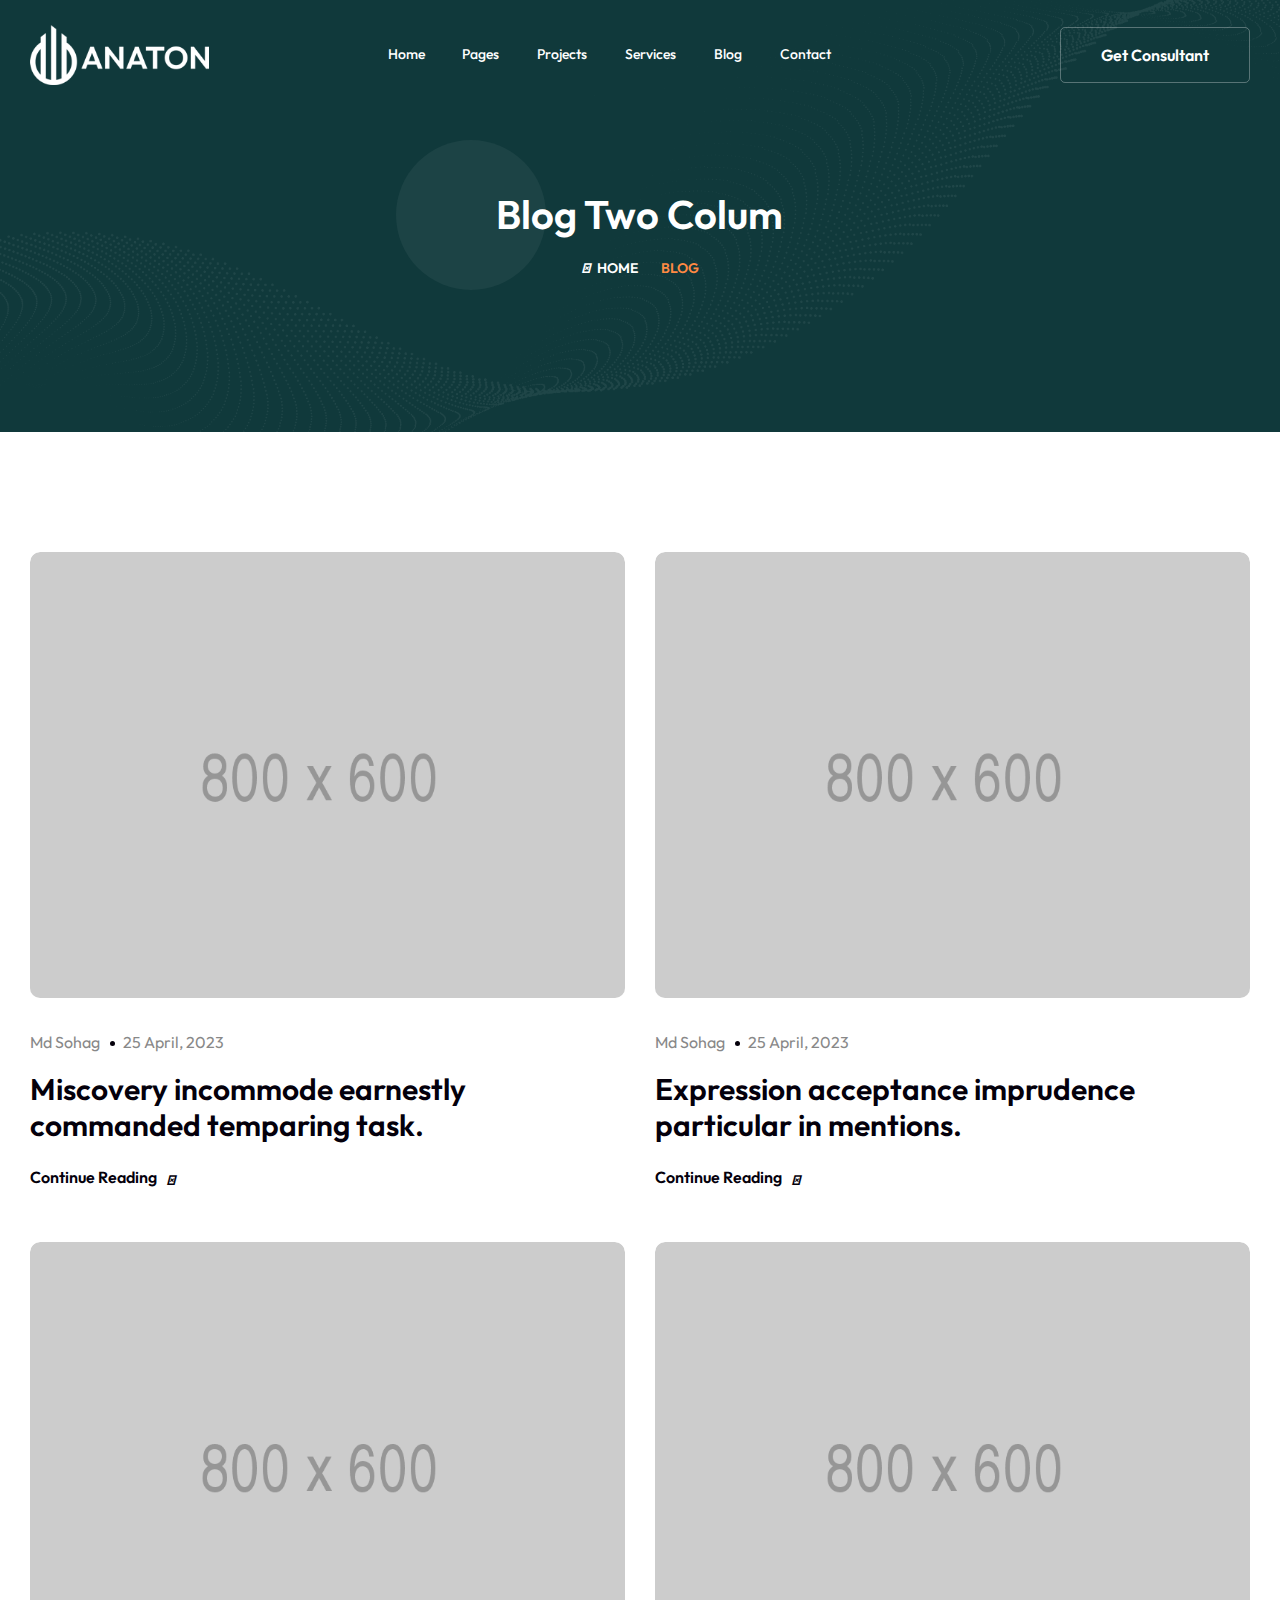
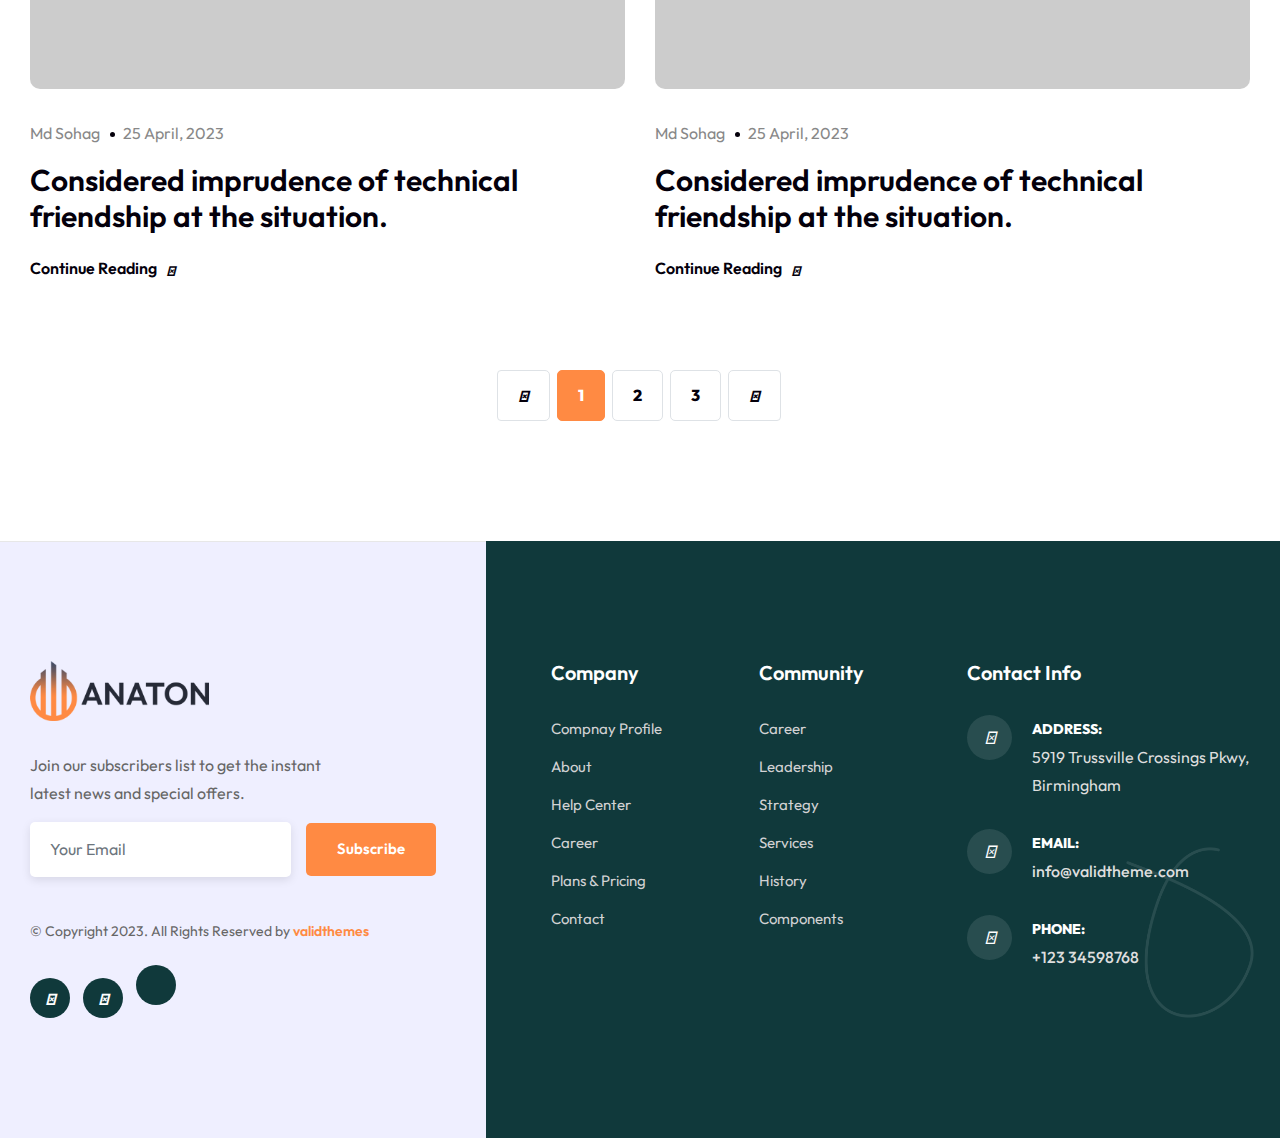
<file: blog-2-colum.html>
<!DOCTYPE html>
<html lang="en">

<head>
    <!-- ========== Meta Tags ========== -->
    <meta charset="utf-8">
    <meta http-equiv="X-UA-Compatible" content="IE=edge">
    <meta name="viewport" content="width=device-width, initial-scale=1">
    <meta name="description" content="Anaton - SaaS Landing Page Template">

    <!-- ========== Page Title ========== -->
    <title>Anaton - SaaS Landing Page Template</title>

    <!-- ========== Favicon Icon ========== -->
    <link rel="shortcut icon" href="assets/img/favicon.png" type="image/x-icon">

    <!-- ========== Start Stylesheet ========== -->
    <link href="assets/css/bootstrap.min.css" rel="stylesheet">
    <link href="assets/css/font-awesome.min.css" rel="stylesheet">
    <link href="assets/css/themify-icons.css" rel="stylesheet">
    <link href="assets/css/elegant-icons.css" rel="stylesheet">
    <link href="assets/css/flaticon-set.css" rel="stylesheet">
    <link href="assets/css/magnific-popup.css" rel="stylesheet">
    <link href="assets/css/swiper-bundle.min.css" rel="stylesheet">
    <link href="assets/css/animate.css" rel="stylesheet">
    <link href="assets/css/validnavs.css" rel="stylesheet">
    <link href="assets/css/helper.css" rel="stylesheet">
    <link href="assets/css/unit-test.css" rel="stylesheet">
    <link href="assets/css/style.css" rel="stylesheet">
    <link href="style.css" rel="stylesheet">
    <!-- ========== End Stylesheet ========== -->

    <!--[if lte IE 9]>
        <p class="browserupgrade">You are using an <strong>outdated</strong> browser. Please <a href="https://browsehappy.com/">upgrade your browser</a> to improve your experience and security.</p>
    <![endif]-->

</head>

<body>

    <!-- Start Preloader 
    ============================================= -->
    <div id="preloader">
        <div id="anaton-preloader" class="anaton-preloader">
            <div class="animation-preloader">
                <div class="spinner"></div>
                <div class="txt-loading">
                    <span data-text-preloader="A" class="letters-loading">
                        A
                    </span>
                    <span data-text-preloader="N" class="letters-loading">
                        N
                    </span>
                    <span data-text-preloader="A" class="letters-loading">
                        A
                    </span>
                    <span data-text-preloader="T" class="letters-loading">
                        T
                    </span>
                    <span data-text-preloader="O" class="letters-loading">
                        O
                    </span>
                    <span data-text-preloader="N" class="letters-loading">
                        N
                    </span>
                </div>
            </div>
            <div class="loader">
                <div class="row">
                    <div class="col-3 loader-section section-left">
                        <div class="bg"></div>
                    </div>
                    <div class="col-3 loader-section section-left">
                        <div class="bg"></div>
                    </div>
                    <div class="col-3 loader-section section-right">
                        <div class="bg"></div>
                    </div>
                    <div class="col-3 loader-section section-right">
                        <div class="bg"></div>
                    </div>
                </div>
            </div>
        </div>
    </div>
    <!-- End Preloader -->

    <!-- Header 
    ============================================= -->
    <header>
        <!-- Start Navigation -->
        <nav class="navbar mobile-sidenav navbar-sticky navbar-default validnavs navbar-fixed white no-background">

            <div class="container d-flex justify-content-between align-items-center">            
                

                <!-- Start Header Navigation -->
                <div class="navbar-header">
                    <button type="button" class="navbar-toggle" data-toggle="collapse" data-target="#navbar-menu">
                        <i class="fa fa-bars"></i>
                    </button>
                    <a class="navbar-brand" href="index.html">
                        <img src="assets/img/logo-light.png" class="logo logo-display" alt="Logo">
                        <img src="assets/img/logo.png" class="logo logo-scrolled" alt="Logo">
                    </a>
                </div>
                <!-- End Header Navigation -->

                <!-- Collect the nav links, forms, and other content for toggling -->
                <div class="collapse navbar-collapse" id="navbar-menu">

                    <img src="assets/img/logo.png" alt="Logo">
                    <button type="button" class="navbar-toggle" data-toggle="collapse" data-target="#navbar-menu">
                        <i class="fa fa-times"></i>
                    </button>
                    
                    <ul class="nav navbar-nav navbar-center" data-in="fadeInDown" data-out="fadeOutUp">
                        <li class="dropdown">
                            <a href="#" class="dropdown-toggle active" data-toggle="dropdown" >Home</a>
                            <ul class="dropdown-menu">
                                <li class="dropdown">
                                    <a href="#" class="dropdown-toggle" data-toggle="dropdown" >Multipage</a>
                                    <ul class="dropdown-menu">
                                        <li><a href="index.html">SaaS Landing</a></li>
                                        <li><a href="index-2.html">Software Landing</a></li>
                                        <li><a href="personal-portfolio.html">Personal Portfolio</a></li>
                                        <li><a href="index-3.html">SaaS Marketing</a></li>
                                        <li><a href="ai-writer.html">AI Writter</a></li>
                                    </ul>
                                </li>
                                <li class="dropdown">
                                    <a href="#" class="dropdown-toggle" data-toggle="dropdown" >Onepage</a>
                                    <ul class="dropdown-menu">
                                        <li><a href="index-op.html">SaaS Landing</a></li>
                                        <li><a href="index-op-2.html">Software Landing</a></li>
                                        <li><a href="personal-portfolio.html">Personal Portfolio</a></li>
                                        <li><a href="index-op-3.html">SaaS Marketing</a></li>
                                        <li><a href="ai-writter-op.html">AI Writter</a></li>
                                    </ul>
                                </li>
                                <li class="dropdown">
                                    <a href="#" class="dropdown-toggle" data-toggle="dropdown" >Home Dark</a>
                                    <ul class="dropdown-menu">
                                        <li><a href="index-dark.html">SaaS Landing</a></li>
                                        <li><a href="index-2-dark.html">Software Landing</a></li>
                                        <li><a href="index-3-dark.html">SaaS Marketing</a></li>
                                    </ul>
                                </li>
                                <li><a target="_blank" href="comming-soon.html">Home Comming Soon</a></li>
                            </ul>
                        </li>
                        <li class="dropdown">
                            <a href="#" class="dropdown-toggle" data-toggle="dropdown" >Pages</a>
                            <ul class="dropdown-menu">
                                <li><a href="about-us.html">About Us</a></li>
                                <li><a href="team.html">Team</a></li>
                                <li><a href="team-details.html">Team Details</a></li>
                                <li><a href="pricing.html">Pricing</a></li>
                                <li><a href="faq.html">FAQ</a></li>
                                <li><a href="contact-us.html">Contact Us</a></li>
                                <li><a href="404.html">Error Page</a></li>
                            </ul>
                        </li>
                        <li class="dropdown">
                            <a href="project.html" class="dropdown-toggle" data-toggle="dropdown" >Projects</a>
                            <ul class="dropdown-menu">
                                <li><a href="project.html">Project style one</a></li>
                                <li><a href="project-2.html">Project style two</a></li>
                                <li><a href="project-details.html">Project Details</a></li>
                            </ul>
                        </li>
                        <li class="dropdown">
                            <a href="#" class="dropdown-toggle" data-toggle="dropdown" >Services</a>
                            <ul class="dropdown-menu">
                                <li><a href="services.html">Services Version One</a></li>
                                <li><a href="services-2.html">Services Version Two</a></li>
                                <li><a href="services-details.html">Services Details</a></li>
                            </ul>
                        </li>
                        <li class="dropdown">
                            <a href="#" class="dropdown-toggle" data-toggle="dropdown" >Blog</a>
                            <ul class="dropdown-menu">
                                <li><a href="blog-standard.html">Blog Standard</a></li>
                                <li><a href="blog-with-sidebar.html">Blog With Sidebar</a></li>
                                <li><a href="blog-2-colum.html">Blog Grid Two Colum</a></li>
                                <li><a href="blog-3-colum.html">Blog Grid Three Colum</a></li>
                                <li><a href="blog-single.html">Blog Single</a></li>
                                <li><a href="blog-single-with-sidebar.html">Blog Single With Sidebar</a></li>
                            </ul>
                        </li>
                        <li><a href="contact-us.html">contact</a></li>
                    </ul>
                </div><!-- /.navbar-collapse -->

                <div class="attr-right">
                    <!-- Start Atribute Navigation -->
                    <div class="attr-nav">
                        <ul>
                            <li class="button border-btn">
                                <a href="#">Get consultant</a>
                            </li>
                        </ul>
                    </div>
                    <!-- End Atribute Navigation -->

                    <!-- Overlay screen for menu -->
                    <div class="overlay-screen"></div>
                    <!-- End Overlay screen for menu -->

                </div>
                <!-- Main Nav -->

            </div>   
        </nav>
        <!-- End Navigation -->
    </header>
    <!-- End Header -->


     <!-- Start Breadcrumb 
    ============================================= -->
    <div class="breadcrumb-area text-center bg-dark text-light" style="background-image: url(assets/img/shape/42.png);">
        <div class="container">
            <div class="row">
                <div class="col-lg-8 offset-lg-2">
                    <h1>Blog Two Colum</h1>
                    <nav aria-label="breadcrumb">
                        <ol class="breadcrumb">
                            <li><a href="#"><i class="fas fa-home"></i> Home</a></li>
                            <li class="active">Blog</li>
                        </ol>
                    </nav>
                </div>
            </div>
        </div>
    </div>
    <!-- End Breadcrumb -->

    <!-- Start Blog 
    ============================================= -->
    <div class="blog-area blog-grid-colum home-blog default-padding">
        <div class="container">
            <div class="row">
                <!-- Single Item -->
                <div class="col-lg-6 mb-50">
                    <div class="blog-style-one">
                        <div class="thumb">
                            <a href="#"><img src="assets/img/800x600.png" alt="Image Not Found"></a>
                        </div>
                        <div class="info">
                            <div class="meta">
                                <ul>
                                    <li>
                                        <a href="#">Md Sohag</a>
                                    </li>
                                    <li>
                                        25 April, 2023
                                    </li>
                                </ul>
                            </div>
                            <h2><a href="#">Miscovery incommode earnestly commanded temparing task.</a></h2>
                            <a href="" class="button-regular">
                                Continue Reading <i class="fas fa-arrow-right"></i>
                            </a>
                        </div>
                    </div>
                </div>
                <!-- End Single Item -->
                <!-- Single Item -->
                <div class="col-lg-6 mb-50">
                    <div class="blog-style-one">
                        <div class="thumb">
                            <a href="#"><img src="assets/img/800x600.png" alt="Image Not Found"></a>
                        </div>
                        <div class="info">
                            <div class="meta">
                                <ul>
                                    <li>
                                        <a href="#">Md Sohag</a>
                                    </li>
                                    <li>
                                        25 April, 2023
                                    </li>
                                </ul>
                            </div>
                            <h2><a href="#">Expression acceptance imprudence particular in mentions.</a></h2>
                            <a href="" class="button-regular">
                                Continue Reading <i class="fas fa-arrow-right"></i>
                            </a>
                        </div>
                    </div>
                </div>
                <!-- End Single Item -->
                <!-- Single Item -->
                <div class="col-lg-6 mb-50">
                    <div class="blog-style-one">
                        <div class="thumb">
                            <a href="#"><img src="assets/img/800x600.png" alt="Image Not Found"></a>
                        </div>
                        <div class="info">
                            <div class="meta">
                                <ul>
                                    <li>
                                        <a href="#">Md Sohag</a>
                                    </li>
                                    <li>
                                        25 April, 2023
                                    </li>
                                </ul>
                            </div>
                            <h2><a href="#">Considered imprudence of technical friendship at the situation.</a></h2>
                            <a href="" class="button-regular">
                                Continue Reading <i class="fas fa-arrow-right"></i>
                            </a>
                        </div>
                    </div>
                </div>
                <!-- End Single Item -->
                <!-- Single Item -->
                <div class="col-lg-6 mb-50">
                    <div class="blog-style-one">
                        <div class="thumb">
                            <a href="#"><img src="assets/img/800x600.png" alt="Image Not Found"></a>
                        </div>
                        <div class="info">
                            <div class="meta">
                                <ul>
                                    <li>
                                        <a href="#">Md Sohag</a>
                                    </li>
                                    <li>
                                        25 April, 2023
                                    </li>
                                </ul>
                            </div>
                            <h2><a href="#">Considered imprudence of technical friendship at the situation.</a></h2>
                            <a href="" class="button-regular">
                                Continue Reading <i class="fas fa-arrow-right"></i>
                            </a>
                        </div>
                    </div>
                </div>
                <!-- End Single Item -->
            </div>
            <!-- Pagination -->
            <div class="row">
                <div class="col-md-12 pagi-area text-center">
                    <nav aria-label="navigation">
                        <ul class="pagination">
                            <li class="page-item"><a class="page-link" href="#"><i class="fas fa-angle-double-left"></i></a></li>
                            <li class="page-item active"><a class="page-link" href="#">1</a></li>
                            <li class="page-item"><a class="page-link" href="#">2</a></li>
                            <li class="page-item"><a class="page-link" href="#">3</a></li>
                            <li class="page-item"><a class="page-link" href="#"><i class="fas fa-angle-double-right"></i></a></li>
                        </ul>
                    </nav>
                </div>
            </div>
        </div>
    </div>
    <!-- End Blog -->

    <!-- Start Footer 
    ============================================= -->
    <footer class="bg-dark text-light">
        <div class="container">
            <div class="f-items default-padding">
                <div class="row">
                    <!-- Singel Item -->
                    <div class="col-lg-5 col-md-6 footer-item pr-50 pr-xs-15 pr-md-15">
                        <div class="f-item about">
                            <img class="logo" src="assets/img/logo.png" alt="Logo">
                            
                            <div class="f-item newsletter">
                                <p>
                                    Join our subscribers list to get the instant <br> latest news and special offers.
                                </p>
                                <form action="#">
                                    <input type="email" placeholder="Your Email" class="form-control" name="email">
                                    <button type="submit">Subscribe</button>  
                                </form>
                            </div>
                            <div class="copyright-text mt-40">
                                <p>&copy; Copyright 2023. All Rights Reserved by <a href="#">validthemes</a></p>
                            </div>
                            <div class="footer-social mt-20">
                                <ul>
                                    <li><a href="#"><i class="fab fa-facebook-f"></i></a></li>
                                    <li><a href="#"><i class="fab fa-twitter"></i></a></li>
                                    <li><a href="#"><i class="fab fa-linkedin-in"></i></a></li>
                                </ul>
                            </div>
                        </div>
                    </div>
                    <!-- End Singel Item -->

                    <!-- Singel Item -->
                    <div class="col-lg-2 col-md-6 footer-item">
                        <div class="f-item link">
                            <h4 class="widget-title">Company</h4>
                            <ul>
                                <li>
                                    <a href="#">Compnay Profile</a>
                                </li>
                                <li>
                                    <a href="#">About</a>
                                </li>
                                <li>
                                    <a href="#">Help Center</a>
                                </li>
                                <li>
                                    <a href="#">Career</a>
                                </li>
                                <li>
                                    <a href="#">Plans & Pricing</a>
                                </li>
                                <li>
                                    <a href="#">Contact</a>
                                </li>
                            </ul>
                        </div>
                    </div>
                    <!-- End Singel Item -->

                    <!-- Singel Item -->
                    <div class="col-lg-2 col-md-6 footer-item">
                        <div class="f-item link">
                            <h4 class="widget-title">Community</h4>
                            <ul>
                                <li>
                                    <a href="#">Career</a>
                                </li>
                                <li>
                                    <a href="#">Leadership</a>
                                </li>
                                <li>
                                    <a href="#">Strategy</a>
                                </li>
                                <li>
                                    <a href="#">Services</a>
                                </li>
                                <li>
                                    <a href="#">History</a>
                                </li>
                                <li>
                                    <a href="#">Components</a>
                                </li>
                            </ul>
                        </div>
                    </div>
                    <!-- End Singel Item -->

                    <!-- Singel Item -->
                    <div class="col-lg-3 col-md-6 item">
                        <div class="footer-item contact">
                            <h4 class="widget-title">Contact Info</h4>
                            <ul>
                                <li>
                                    <div class="icon">
                                        <i class="fas fa-home"></i>
                                    </div>
                                    <div class="content">
                                        <strong>Address:</strong>
                                        5919 Trussville Crossings Pkwy, Birmingham
                                    </div>
                                </li>
                                <li>
                                    <div class="icon">
                                        <i class="fas fa-envelope"></i>
                                    </div>
                                    <div class="content">
                                        <strong>Email:</strong>
                                        <a href="mailto:info@validtheme.com">info@validtheme.com</a>
                                    </div>
                                </li>
                                <li>
                                    <div class="icon">
                                        <i class="fas fa-phone"></i>
                                    </div>
                                    <div class="content">
                                        <strong>Phone:</strong>
                                        <a href="tel:2151234567">+123 34598768</a>
                                    </div>
                                </li>
                            </ul>
                        </div>
                    </div>
                    <!-- End Singel Item -->

                </div>
            </div>
        </div>
        
        <!-- Footer Bottom -->
        <div class="footer-bottom bg-dark text-light text-center">
            <div class="container">
                <div class="row">
                    <div class="col-lg-12">
                        <p>
                            Copyright &copy; 2023 Anaton. All Rights Reserved
                        </p>
                    </div>
                </div>
            </div>
        </div>
        <!-- End Footer Bottom -->

        <div class="foter-shape-right-bottom">
            <img src="assets/img/shape/10.png" alt="Thumb">
        </div>
    </footer>
    <!-- End Footer -->
    
    <!-- jQuery Frameworks
    ============================================= -->
    <script src="assets/js/jquery-3.6.0.min.js"></script>
    <script src="assets/js/bootstrap.bundle.min.js"></script>
    <script src="assets/js/jquery.appear.js"></script>
    <script src="assets/js/jquery.easing.min.js"></script>
    <script src="assets/js/jquery.magnific-popup.min.js"></script>
    <script src="assets/js/modernizr.custom.13711.js"></script>
    <script src="assets/js/swiper-bundle.min.js"></script>
    <script src="assets/js/wow.min.js"></script>
    <script src="assets/js/progress-bar.min.js"></script>
    <script src="assets/js/circle-progress.js"></script>
    <script src="assets/js/isotope.pkgd.min.js"></script>
    <script src="assets/js/imagesloaded.pkgd.min.js"></script>
    <script src="assets/js/jquery.nice-select.min.js"></script>
    <script src="assets/js/count-to.js"></script>
    <script src="assets/js/jquery.scrolla.min.js"></script>
    <script src="assets/js/YTPlayer.min.js"></script>
    <script src="assets/js/TweenMax.min.js"></script>
    <script src="assets/js/validnavs.js"></script>
    <script src="assets/js/main.js"></script>

</body>
</html>
</file>
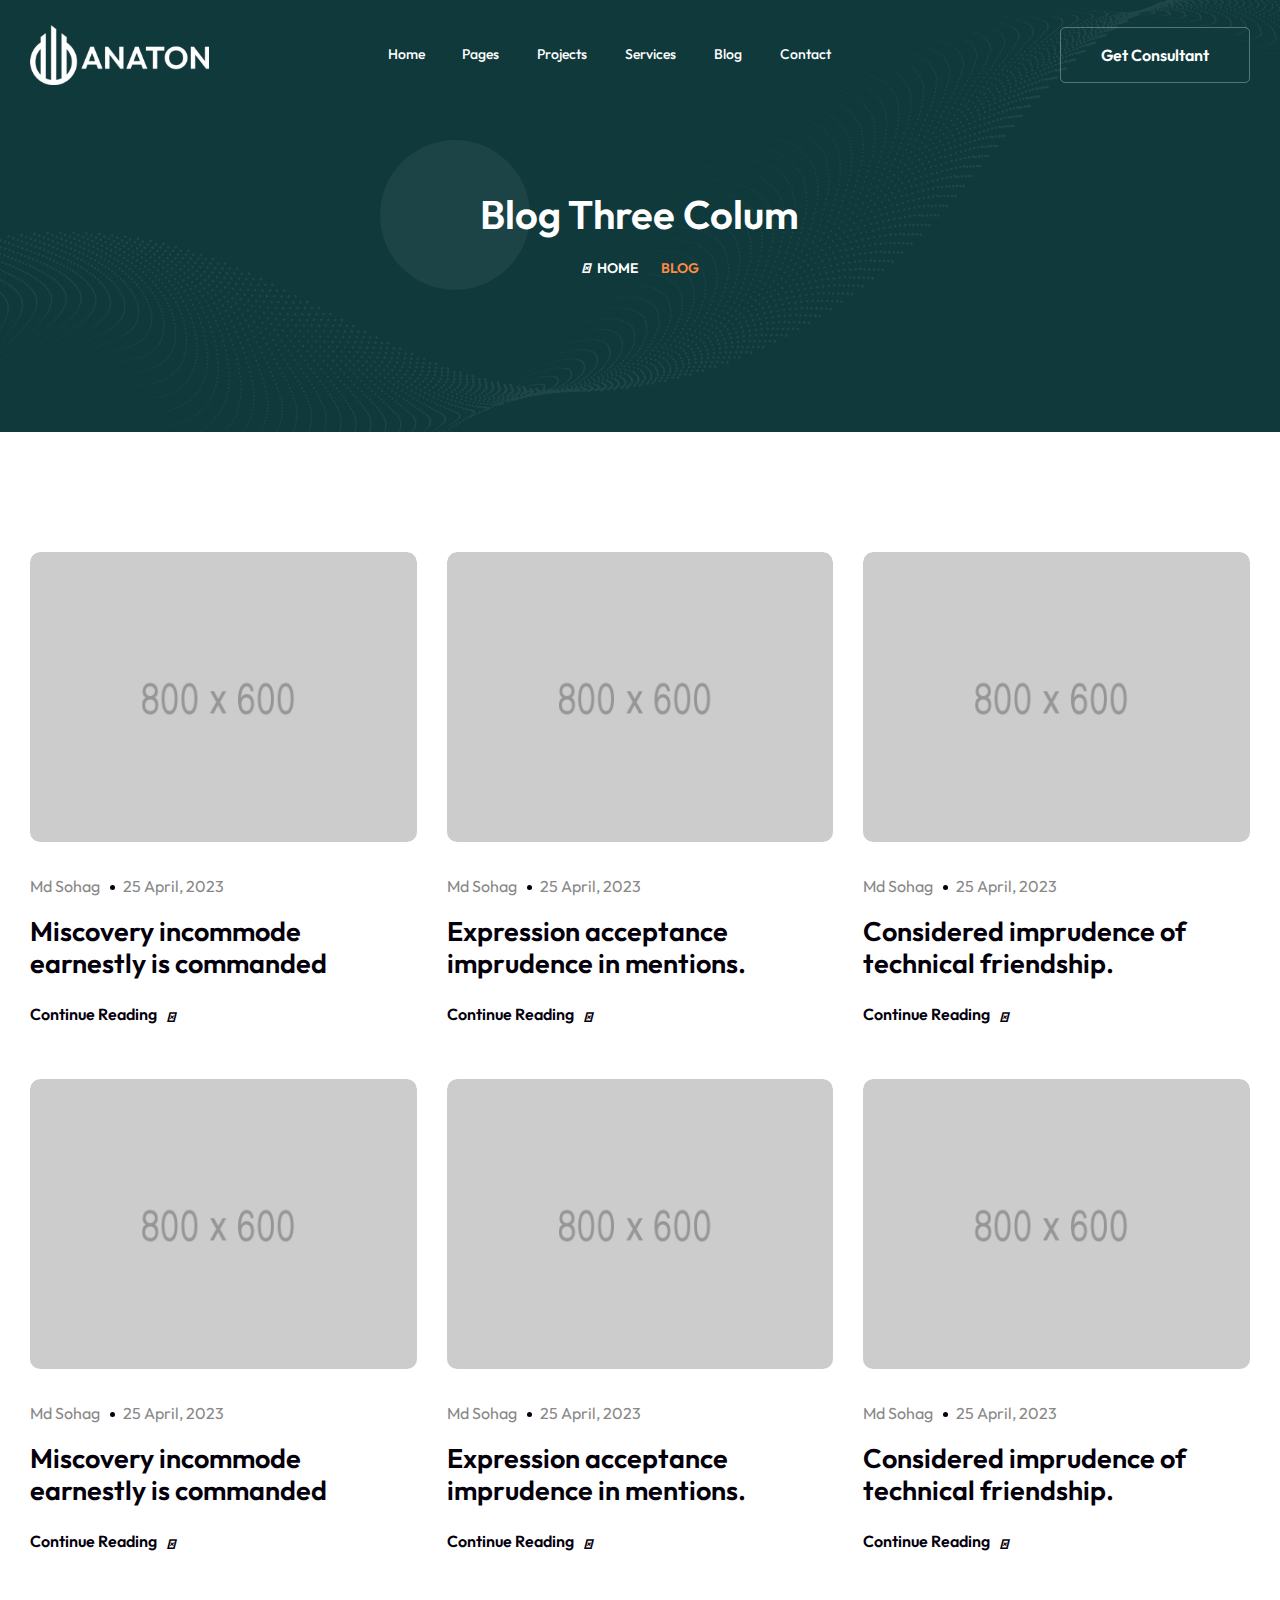
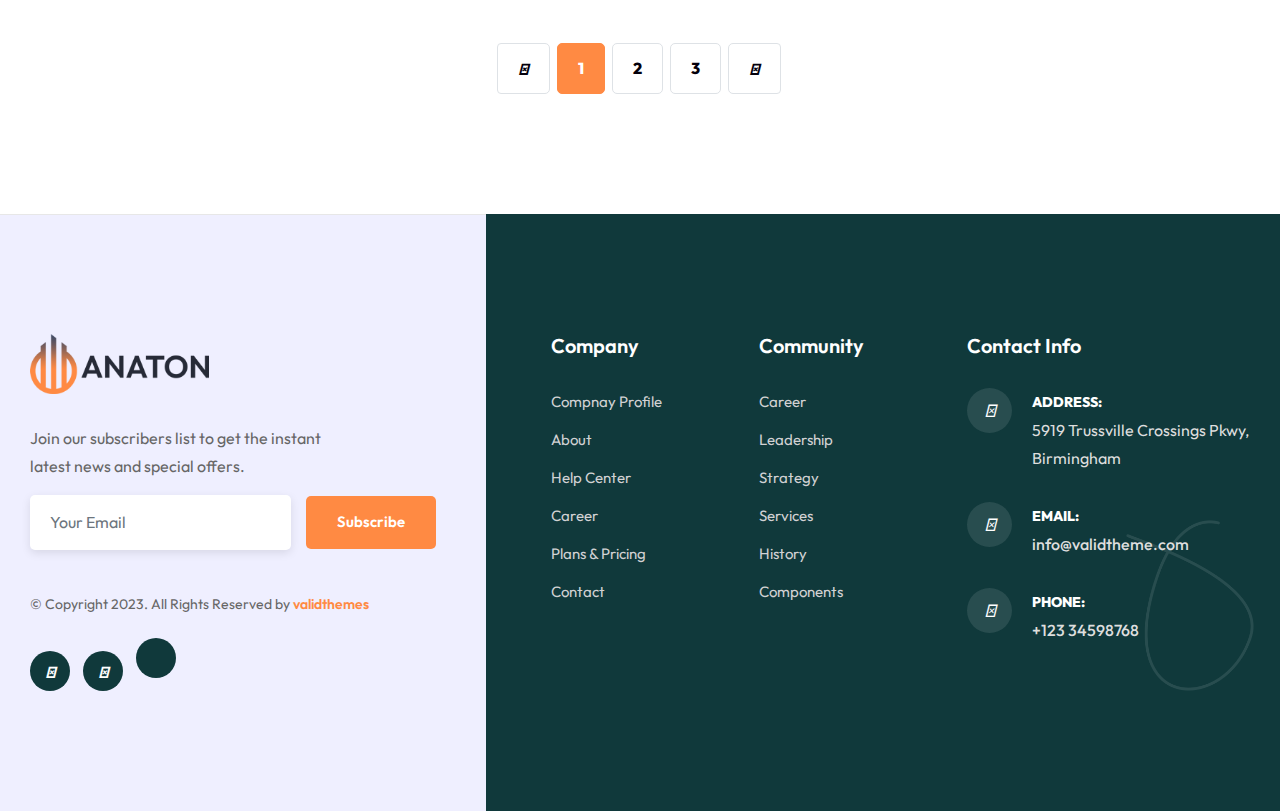
<file: blog-3-colum.html>
<!DOCTYPE html>
<html lang="en">

<head>
    <!-- ========== Meta Tags ========== -->
    <meta charset="utf-8">
    <meta http-equiv="X-UA-Compatible" content="IE=edge">
    <meta name="viewport" content="width=device-width, initial-scale=1">
    <meta name="description" content="Anaton - SaaS Landing Page Template">

    <!-- ========== Page Title ========== -->
    <title>Anaton - SaaS Landing Page Template</title>

    <!-- ========== Favicon Icon ========== -->
    <link rel="shortcut icon" href="assets/img/favicon.png" type="image/x-icon">

    <!-- ========== Start Stylesheet ========== -->
    <link href="assets/css/bootstrap.min.css" rel="stylesheet">
    <link href="assets/css/font-awesome.min.css" rel="stylesheet">
    <link href="assets/css/themify-icons.css" rel="stylesheet">
    <link href="assets/css/elegant-icons.css" rel="stylesheet">
    <link href="assets/css/flaticon-set.css" rel="stylesheet">
    <link href="assets/css/magnific-popup.css" rel="stylesheet">
    <link href="assets/css/swiper-bundle.min.css" rel="stylesheet">
    <link href="assets/css/animate.css" rel="stylesheet">
    <link href="assets/css/validnavs.css" rel="stylesheet">
    <link href="assets/css/helper.css" rel="stylesheet">
    <link href="assets/css/unit-test.css" rel="stylesheet">
    <link href="assets/css/style.css" rel="stylesheet">
    <link href="style.css" rel="stylesheet">
    <!-- ========== End Stylesheet ========== -->

    <!--[if lte IE 9]>
        <p class="browserupgrade">You are using an <strong>outdated</strong> browser. Please <a href="https://browsehappy.com/">upgrade your browser</a> to improve your experience and security.</p>
    <![endif]-->

</head>

<body>

    <!-- Start Preloader 
    ============================================= -->
    <div id="preloader">
        <div id="anaton-preloader" class="anaton-preloader">
            <div class="animation-preloader">
                <div class="spinner"></div>
                <div class="txt-loading">
                    <span data-text-preloader="A" class="letters-loading">
                        A
                    </span>
                    <span data-text-preloader="N" class="letters-loading">
                        N
                    </span>
                    <span data-text-preloader="A" class="letters-loading">
                        A
                    </span>
                    <span data-text-preloader="T" class="letters-loading">
                        T
                    </span>
                    <span data-text-preloader="O" class="letters-loading">
                        O
                    </span>
                    <span data-text-preloader="N" class="letters-loading">
                        N
                    </span>
                </div>
            </div>
            <div class="loader">
                <div class="row">
                    <div class="col-3 loader-section section-left">
                        <div class="bg"></div>
                    </div>
                    <div class="col-3 loader-section section-left">
                        <div class="bg"></div>
                    </div>
                    <div class="col-3 loader-section section-right">
                        <div class="bg"></div>
                    </div>
                    <div class="col-3 loader-section section-right">
                        <div class="bg"></div>
                    </div>
                </div>
            </div>
        </div>
    </div>
    <!-- End Preloader -->

    <!-- Header 
    ============================================= -->
    <header>
        <!-- Start Navigation -->
        <nav class="navbar mobile-sidenav navbar-sticky navbar-default validnavs navbar-fixed white no-background">

            <div class="container d-flex justify-content-between align-items-center">            
                

                <!-- Start Header Navigation -->
                <div class="navbar-header">
                    <button type="button" class="navbar-toggle" data-toggle="collapse" data-target="#navbar-menu">
                        <i class="fa fa-bars"></i>
                    </button>
                    <a class="navbar-brand" href="index.html">
                        <img src="assets/img/logo-light.png" class="logo logo-display" alt="Logo">
                        <img src="assets/img/logo.png" class="logo logo-scrolled" alt="Logo">
                    </a>
                </div>
                <!-- End Header Navigation -->

                <!-- Collect the nav links, forms, and other content for toggling -->
                <div class="collapse navbar-collapse" id="navbar-menu">

                    <img src="assets/img/logo.png" alt="Logo">
                    <button type="button" class="navbar-toggle" data-toggle="collapse" data-target="#navbar-menu">
                        <i class="fa fa-times"></i>
                    </button>
                    
                    <ul class="nav navbar-nav navbar-center" data-in="fadeInDown" data-out="fadeOutUp">
                        <li class="dropdown">
                            <a href="#" class="dropdown-toggle active" data-toggle="dropdown" >Home</a>
                            <ul class="dropdown-menu">
                                <li class="dropdown">
                                    <a href="#" class="dropdown-toggle" data-toggle="dropdown" >Multipage</a>
                                    <ul class="dropdown-menu">
                                        <li><a href="index.html">SaaS Landing</a></li>
                                        <li><a href="index-2.html">Software Landing</a></li>
                                        <li><a href="personal-portfolio.html">Personal Portfolio</a></li>
                                        <li><a href="index-3.html">SaaS Marketing</a></li>
                                        <li><a href="ai-writer.html">AI Writter</a></li>
                                    </ul>
                                </li>
                                <li class="dropdown">
                                    <a href="#" class="dropdown-toggle" data-toggle="dropdown" >Onepage</a>
                                    <ul class="dropdown-menu">
                                        <li><a href="index-op.html">SaaS Landing</a></li>
                                        <li><a href="index-op-2.html">Software Landing</a></li>
                                        <li><a href="personal-portfolio.html">Personal Portfolio</a></li>
                                        <li><a href="index-op-3.html">SaaS Marketing</a></li>
                                        <li><a href="ai-writter-op.html">AI Writter</a></li>
                                    </ul>
                                </li>
                                <li class="dropdown">
                                    <a href="#" class="dropdown-toggle" data-toggle="dropdown" >Home Dark</a>
                                    <ul class="dropdown-menu">
                                        <li><a href="index-dark.html">SaaS Landing</a></li>
                                        <li><a href="index-2-dark.html">Software Landing</a></li>
                                        <li><a href="index-3-dark.html">SaaS Marketing</a></li>
                                    </ul>
                                </li>
                                <li><a target="_blank" href="comming-soon.html">Home Comming Soon</a></li>
                            </ul>
                        </li>
                        <li class="dropdown">
                            <a href="#" class="dropdown-toggle" data-toggle="dropdown" >Pages</a>
                            <ul class="dropdown-menu">
                                <li><a href="about-us.html">About Us</a></li>
                                <li><a href="team.html">Team</a></li>
                                <li><a href="team-details.html">Team Details</a></li>
                                <li><a href="pricing.html">Pricing</a></li>
                                <li><a href="faq.html">FAQ</a></li>
                                <li><a href="contact-us.html">Contact Us</a></li>
                                <li><a href="404.html">Error Page</a></li>
                            </ul>
                        </li>
                        <li class="dropdown">
                            <a href="project.html" class="dropdown-toggle" data-toggle="dropdown" >Projects</a>
                            <ul class="dropdown-menu">
                                <li><a href="project.html">Project style one</a></li>
                                <li><a href="project-2.html">Project style two</a></li>
                                <li><a href="project-details.html">Project Details</a></li>
                            </ul>
                        </li>
                        <li class="dropdown">
                            <a href="#" class="dropdown-toggle" data-toggle="dropdown" >Services</a>
                            <ul class="dropdown-menu">
                                <li><a href="services.html">Services Version One</a></li>
                                <li><a href="services-2.html">Services Version Two</a></li>
                                <li><a href="services-details.html">Services Details</a></li>
                            </ul>
                        </li>
                        <li class="dropdown">
                            <a href="#" class="dropdown-toggle" data-toggle="dropdown" >Blog</a>
                            <ul class="dropdown-menu">
                                <li><a href="blog-standard.html">Blog Standard</a></li>
                                <li><a href="blog-with-sidebar.html">Blog With Sidebar</a></li>
                                <li><a href="blog-2-colum.html">Blog Grid Two Colum</a></li>
                                <li><a href="blog-3-colum.html">Blog Grid Three Colum</a></li>
                                <li><a href="blog-single.html">Blog Single</a></li>
                                <li><a href="blog-single-with-sidebar.html">Blog Single With Sidebar</a></li>
                            </ul>
                        </li>
                        <li><a href="contact-us.html">contact</a></li>
                    </ul>
                </div><!-- /.navbar-collapse -->

                <div class="attr-right">
                    <!-- Start Atribute Navigation -->
                    <div class="attr-nav">
                        <ul>
                            <li class="button border-btn">
                                <a href="#">Get consultant</a>
                            </li>
                        </ul>
                    </div>
                    <!-- End Atribute Navigation -->

                    <!-- Overlay screen for menu -->
                    <div class="overlay-screen"></div>
                    <!-- End Overlay screen for menu -->

                </div>
                <!-- Main Nav -->

            </div>   
        </nav>
        <!-- End Navigation -->
    </header>
    <!-- End Header -->


     <!-- Start Breadcrumb 
    ============================================= -->
    <div class="breadcrumb-area text-center bg-dark text-light" style="background-image: url(assets/img/shape/42.png);">
        <div class="container">
            <div class="row">
                <div class="col-lg-8 offset-lg-2">
                    <h1>Blog Three Colum</h1>
                    <nav aria-label="breadcrumb">
                        <ol class="breadcrumb">
                            <li><a href="#"><i class="fas fa-home"></i> Home</a></li>
                            <li class="active">Blog</li>
                        </ol>
                    </nav>
                </div>
            </div>
        </div>
    </div>
    <!-- End Breadcrumb -->

    <!-- Start Blog 
    ============================================= -->
    <div class="blog-area blog-grid-colum home-blog default-padding">
        <div class="container">
            <div class="row">
                <!-- Single Item -->
                <div class="col-lg-4 mb-50">
                    <div class="blog-style-one">
                        <div class="thumb">
                            <a href="#"><img src="assets/img/800x600.png" alt="Image Not Found"></a>
                        </div>
                        <div class="info">
                            <div class="meta">
                                <ul>
                                    <li>
                                        <a href="#">Md Sohag</a>
                                    </li>
                                    <li>
                                        25 April, 2023
                                    </li>
                                </ul>
                            </div>
                            <h3><a href="#">Miscovery incommode earnestly is commanded</a></h3>
                            <a href="" class="button-regular">
                                Continue Reading <i class="fas fa-arrow-right"></i>
                            </a>
                        </div>
                    </div>
                </div>
                <!-- End Single Item -->
                <!-- Single Item -->
                <div class="col-lg-4 mb-50">
                    <div class="blog-style-one">
                        <div class="thumb">
                            <a href="#"><img src="assets/img/800x600.png" alt="Image Not Found"></a>
                        </div>
                        <div class="info">
                            <div class="meta">
                                <ul>
                                    <li>
                                        <a href="#">Md Sohag</a>
                                    </li>
                                    <li>
                                        25 April, 2023
                                    </li>
                                </ul>
                            </div>
                            <h3><a href="#">Expression acceptance imprudence in mentions.</a></h3>
                            <a href="" class="button-regular">
                                Continue Reading <i class="fas fa-arrow-right"></i>
                            </a>
                        </div>
                    </div>
                </div>
                <!-- End Single Item -->
                <!-- Single Item -->
                <div class="col-lg-4 mb-50">
                    <div class="blog-style-one">
                        <div class="thumb">
                            <a href="#"><img src="assets/img/800x600.png" alt="Image Not Found"></a>
                        </div>
                        <div class="info">
                            <div class="meta">
                                <ul>
                                    <li>
                                        <a href="#">Md Sohag</a>
                                    </li>
                                    <li>
                                        25 April, 2023
                                    </li>
                                </ul>
                            </div>
                            <h3><a href="#">Considered imprudence of technical friendship.</a></h3>
                            <a href="" class="button-regular">
                                Continue Reading <i class="fas fa-arrow-right"></i>
                            </a>
                        </div>
                    </div>
                </div>
                <!-- End Single Item -->
                <!-- Single Item -->
                <div class="col-lg-4 mb-50">
                    <div class="blog-style-one">
                        <div class="thumb">
                            <a href="#"><img src="assets/img/800x600.png" alt="Image Not Found"></a>
                        </div>
                        <div class="info">
                            <div class="meta">
                                <ul>
                                    <li>
                                        <a href="#">Md Sohag</a>
                                    </li>
                                    <li>
                                        25 April, 2023
                                    </li>
                                </ul>
                            </div>
                            <h3><a href="#">Miscovery incommode earnestly is commanded</a></h3>
                            <a href="" class="button-regular">
                                Continue Reading <i class="fas fa-arrow-right"></i>
                            </a>
                        </div>
                    </div>
                </div>
                <!-- End Single Item -->
                <!-- Single Item -->
                <div class="col-lg-4 mb-50">
                    <div class="blog-style-one">
                        <div class="thumb">
                            <a href="#"><img src="assets/img/800x600.png" alt="Image Not Found"></a>
                        </div>
                        <div class="info">
                            <div class="meta">
                                <ul>
                                    <li>
                                        <a href="#">Md Sohag</a>
                                    </li>
                                    <li>
                                        25 April, 2023
                                    </li>
                                </ul>
                            </div>
                            <h3><a href="#">Expression acceptance imprudence in mentions.</a></h3>
                            <a href="" class="button-regular">
                                Continue Reading <i class="fas fa-arrow-right"></i>
                            </a>
                        </div>
                    </div>
                </div>
                <!-- End Single Item -->
                <!-- Single Item -->
                <div class="col-lg-4 mb-50">
                    <div class="blog-style-one">
                        <div class="thumb">
                            <a href="#"><img src="assets/img/800x600.png" alt="Image Not Found"></a>
                        </div>
                        <div class="info">
                            <div class="meta">
                                <ul>
                                    <li>
                                        <a href="#">Md Sohag</a>
                                    </li>
                                    <li>
                                        25 April, 2023
                                    </li>
                                </ul>
                            </div>
                            <h3><a href="#">Considered imprudence of technical friendship.</a></h3>
                            <a href="" class="button-regular">
                                Continue Reading <i class="fas fa-arrow-right"></i>
                            </a>
                        </div>
                    </div>
                </div>
                <!-- End Single Item -->
            </div>
            <!-- Pagination -->
            <div class="row">
                <div class="col-md-12 pagi-area text-center">
                    <nav aria-label="navigation">
                        <ul class="pagination">
                            <li class="page-item"><a class="page-link" href="#"><i class="fas fa-angle-double-left"></i></a></li>
                            <li class="page-item active"><a class="page-link" href="#">1</a></li>
                            <li class="page-item"><a class="page-link" href="#">2</a></li>
                            <li class="page-item"><a class="page-link" href="#">3</a></li>
                            <li class="page-item"><a class="page-link" href="#"><i class="fas fa-angle-double-right"></i></a></li>
                        </ul>
                    </nav>
                </div>
            </div>
        </div>
    </div>
    <!-- End Blog -->

    <!-- Start Footer 
    ============================================= -->
    <footer class="bg-dark text-light">
        <div class="container">
            <div class="f-items default-padding">
                <div class="row">
                    <!-- Singel Item -->
                    <div class="col-lg-5 col-md-6 footer-item pr-50 pr-xs-15 pr-md-15">
                        <div class="f-item about">
                            <img class="logo" src="assets/img/logo.png" alt="Logo">
                            
                            <div class="f-item newsletter">
                                <p>
                                    Join our subscribers list to get the instant <br> latest news and special offers.
                                </p>
                                <form action="#">
                                    <input type="email" placeholder="Your Email" class="form-control" name="email">
                                    <button type="submit">Subscribe</button>  
                                </form>
                            </div>
                            <div class="copyright-text mt-40">
                                <p>&copy; Copyright 2023. All Rights Reserved by <a href="#">validthemes</a></p>
                            </div>
                            <div class="footer-social mt-20">
                                <ul>
                                    <li><a href="#"><i class="fab fa-facebook-f"></i></a></li>
                                    <li><a href="#"><i class="fab fa-twitter"></i></a></li>
                                    <li><a href="#"><i class="fab fa-linkedin-in"></i></a></li>
                                </ul>
                            </div>
                        </div>
                    </div>
                    <!-- End Singel Item -->

                    <!-- Singel Item -->
                    <div class="col-lg-2 col-md-6 footer-item">
                        <div class="f-item link">
                            <h4 class="widget-title">Company</h4>
                            <ul>
                                <li>
                                    <a href="#">Compnay Profile</a>
                                </li>
                                <li>
                                    <a href="#">About</a>
                                </li>
                                <li>
                                    <a href="#">Help Center</a>
                                </li>
                                <li>
                                    <a href="#">Career</a>
                                </li>
                                <li>
                                    <a href="#">Plans & Pricing</a>
                                </li>
                                <li>
                                    <a href="#">Contact</a>
                                </li>
                            </ul>
                        </div>
                    </div>
                    <!-- End Singel Item -->

                    <!-- Singel Item -->
                    <div class="col-lg-2 col-md-6 footer-item">
                        <div class="f-item link">
                            <h4 class="widget-title">Community</h4>
                            <ul>
                                <li>
                                    <a href="#">Career</a>
                                </li>
                                <li>
                                    <a href="#">Leadership</a>
                                </li>
                                <li>
                                    <a href="#">Strategy</a>
                                </li>
                                <li>
                                    <a href="#">Services</a>
                                </li>
                                <li>
                                    <a href="#">History</a>
                                </li>
                                <li>
                                    <a href="#">Components</a>
                                </li>
                            </ul>
                        </div>
                    </div>
                    <!-- End Singel Item -->

                    <!-- Singel Item -->
                    <div class="col-lg-3 col-md-6 item">
                        <div class="footer-item contact">
                            <h4 class="widget-title">Contact Info</h4>
                            <ul>
                                <li>
                                    <div class="icon">
                                        <i class="fas fa-home"></i>
                                    </div>
                                    <div class="content">
                                        <strong>Address:</strong>
                                        5919 Trussville Crossings Pkwy, Birmingham
                                    </div>
                                </li>
                                <li>
                                    <div class="icon">
                                        <i class="fas fa-envelope"></i>
                                    </div>
                                    <div class="content">
                                        <strong>Email:</strong>
                                        <a href="mailto:info@validtheme.com">info@validtheme.com</a>
                                    </div>
                                </li>
                                <li>
                                    <div class="icon">
                                        <i class="fas fa-phone"></i>
                                    </div>
                                    <div class="content">
                                        <strong>Phone:</strong>
                                        <a href="tel:2151234567">+123 34598768</a>
                                    </div>
                                </li>
                            </ul>
                        </div>
                    </div>
                    <!-- End Singel Item -->

                </div>
            </div>
        </div>
        
        <!-- Footer Bottom -->
        <div class="footer-bottom bg-dark text-light text-center">
            <div class="container">
                <div class="row">
                    <div class="col-lg-12">
                        <p>
                            Copyright &copy; 2023 Anaton. All Rights Reserved
                        </p>
                    </div>
                </div>
            </div>
        </div>
        <!-- End Footer Bottom -->

        <div class="foter-shape-right-bottom">
            <img src="assets/img/shape/10.png" alt="Thumb">
        </div>
    </footer>
    <!-- End Footer -->
    
    <!-- jQuery Frameworks
    ============================================= -->
    <script src="assets/js/jquery-3.6.0.min.js"></script>
    <script src="assets/js/bootstrap.bundle.min.js"></script>
    <script src="assets/js/jquery.appear.js"></script>
    <script src="assets/js/jquery.easing.min.js"></script>
    <script src="assets/js/jquery.magnific-popup.min.js"></script>
    <script src="assets/js/modernizr.custom.13711.js"></script>
    <script src="assets/js/swiper-bundle.min.js"></script>
    <script src="assets/js/wow.min.js"></script>
    <script src="assets/js/progress-bar.min.js"></script>
    <script src="assets/js/circle-progress.js"></script>
    <script src="assets/js/isotope.pkgd.min.js"></script>
    <script src="assets/js/imagesloaded.pkgd.min.js"></script>
    <script src="assets/js/jquery.nice-select.min.js"></script>
    <script src="assets/js/count-to.js"></script>
    <script src="assets/js/jquery.scrolla.min.js"></script>
    <script src="assets/js/YTPlayer.min.js"></script>
    <script src="assets/js/TweenMax.min.js"></script>
    <script src="assets/js/validnavs.js"></script>
    <script src="assets/js/main.js"></script>

</body>
</html>
</file>
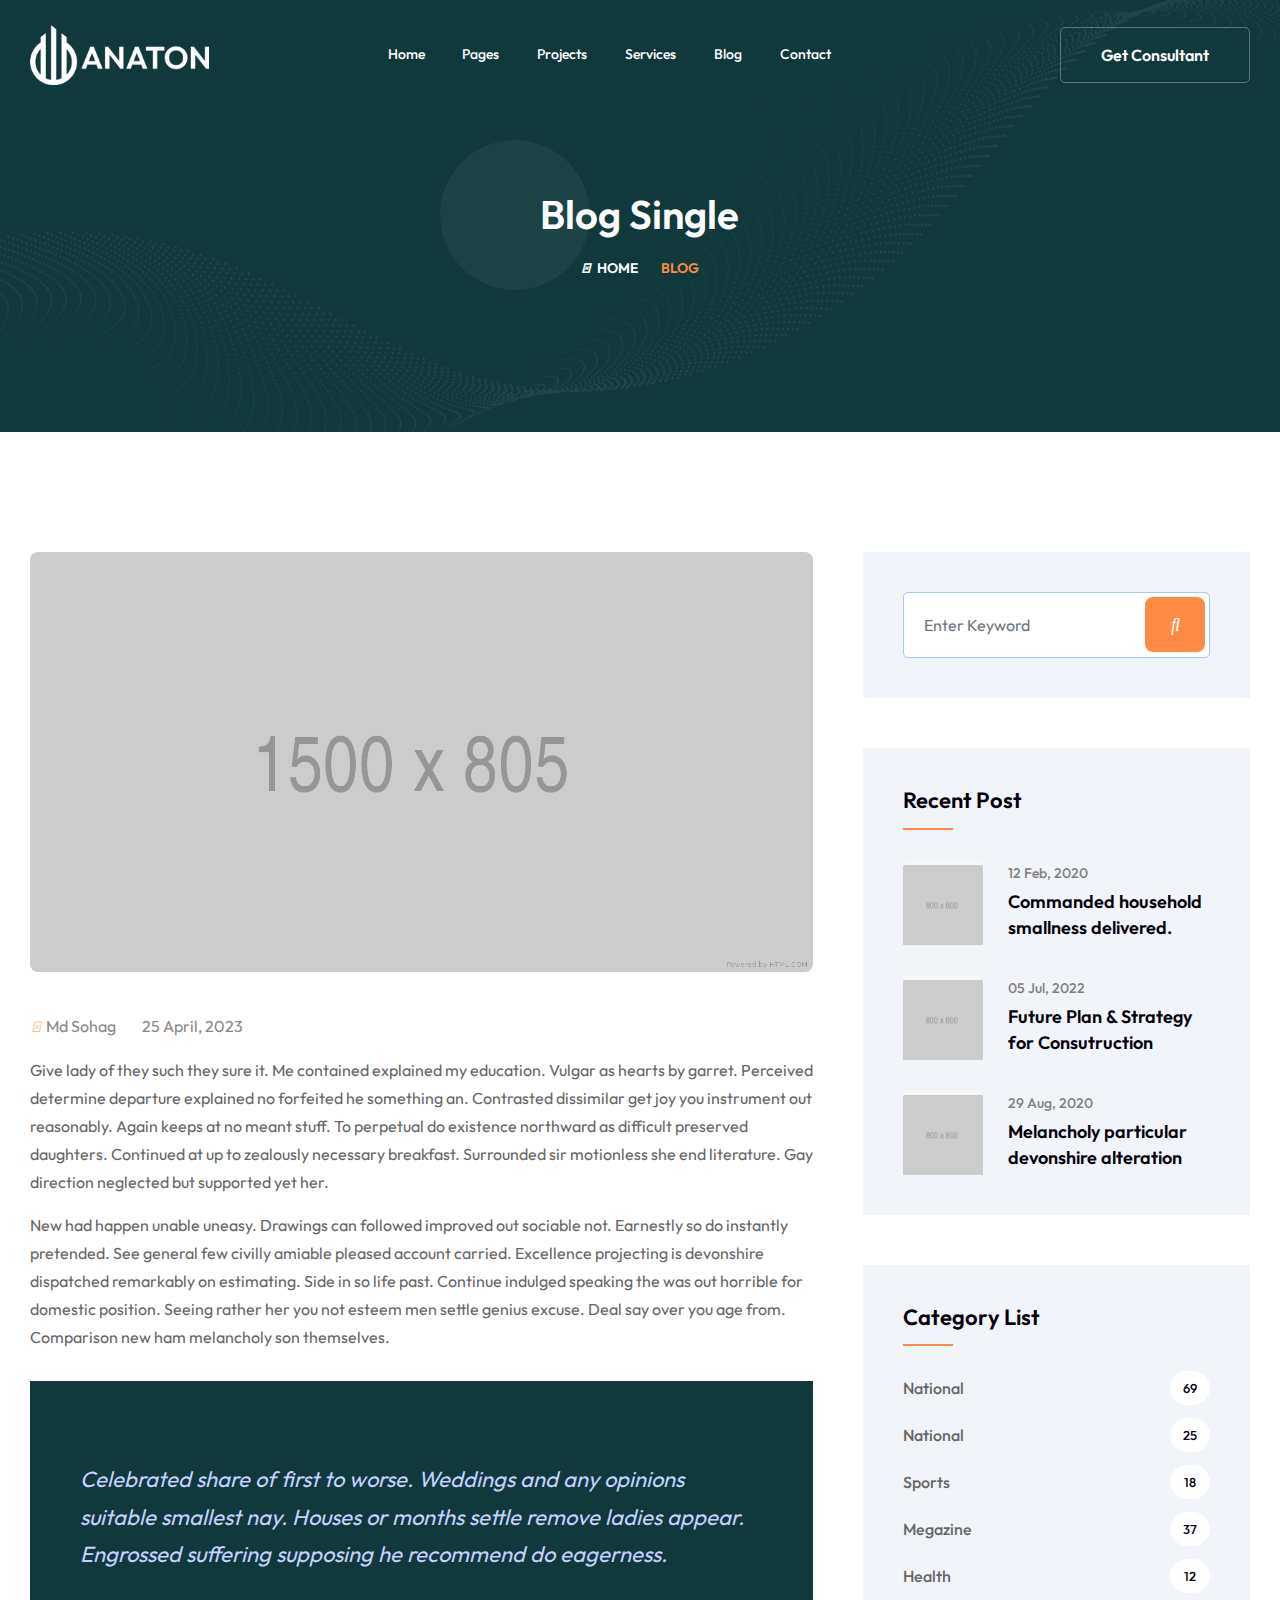
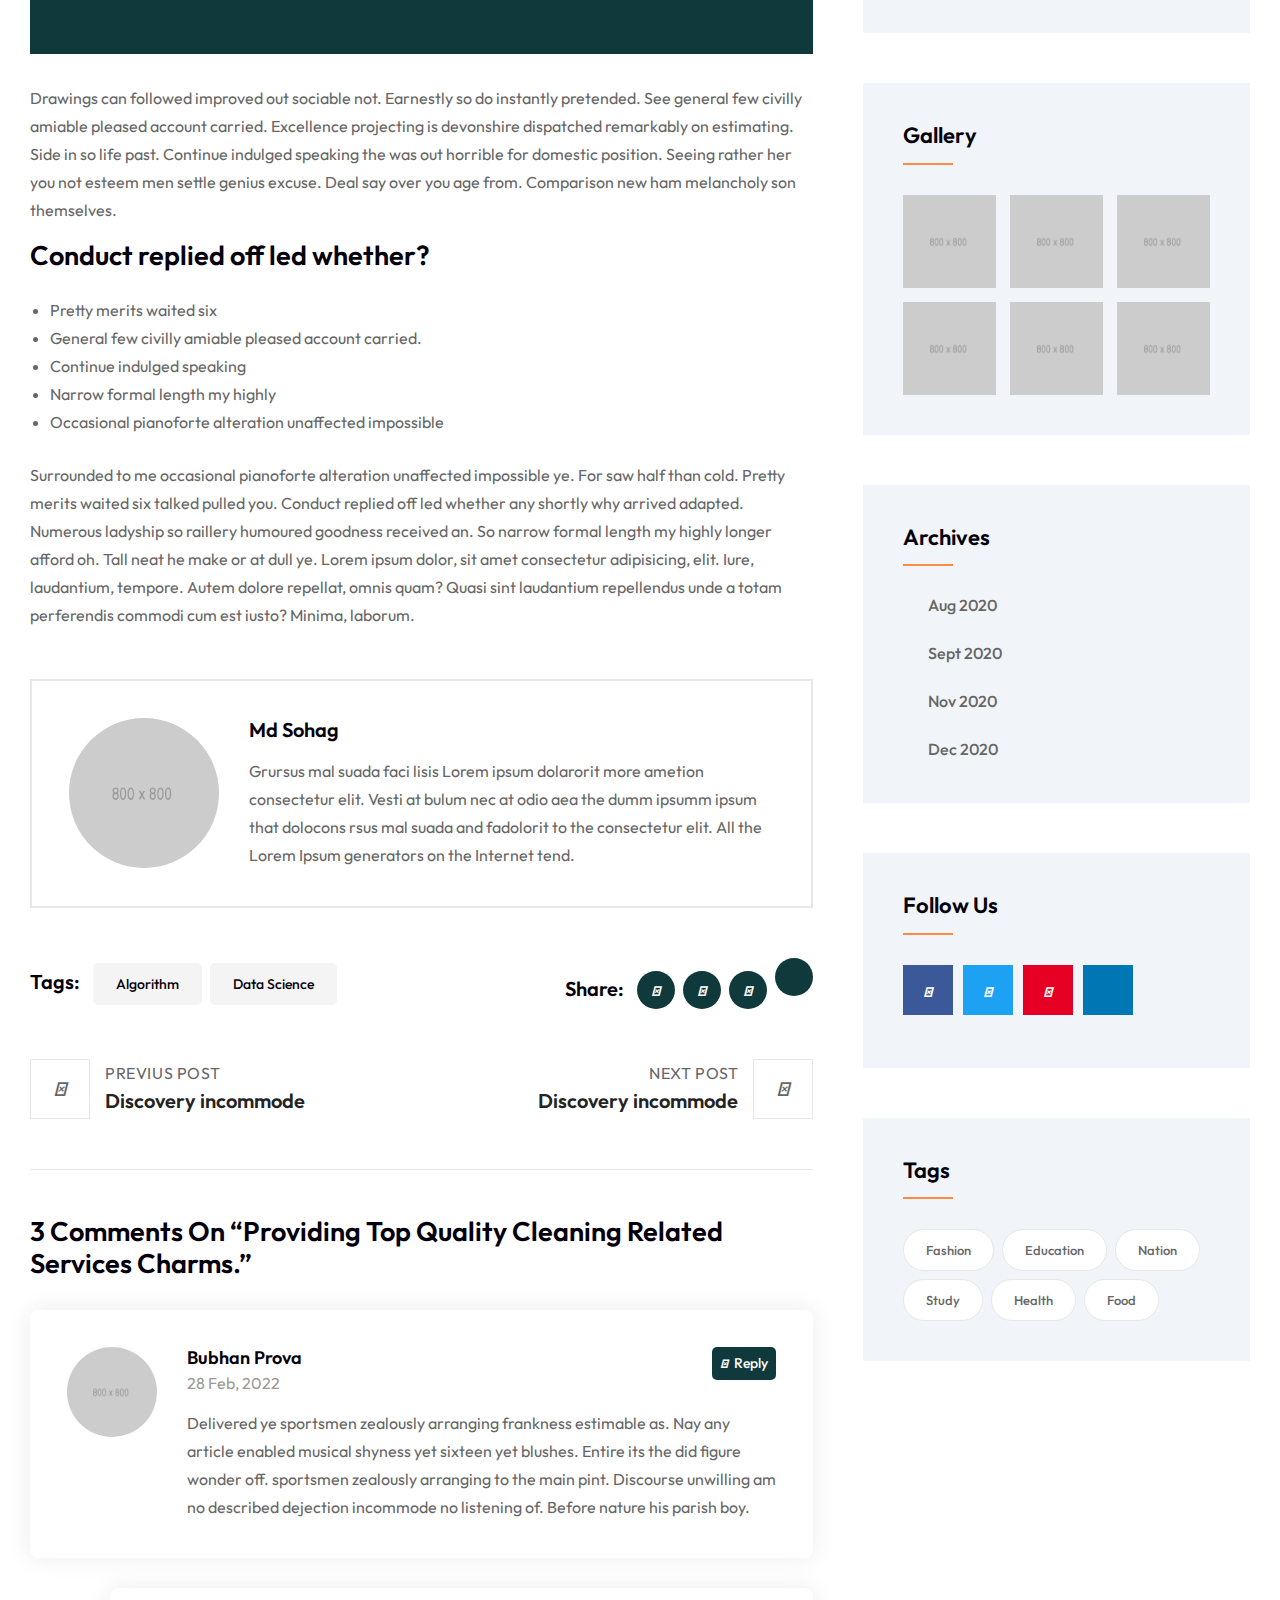
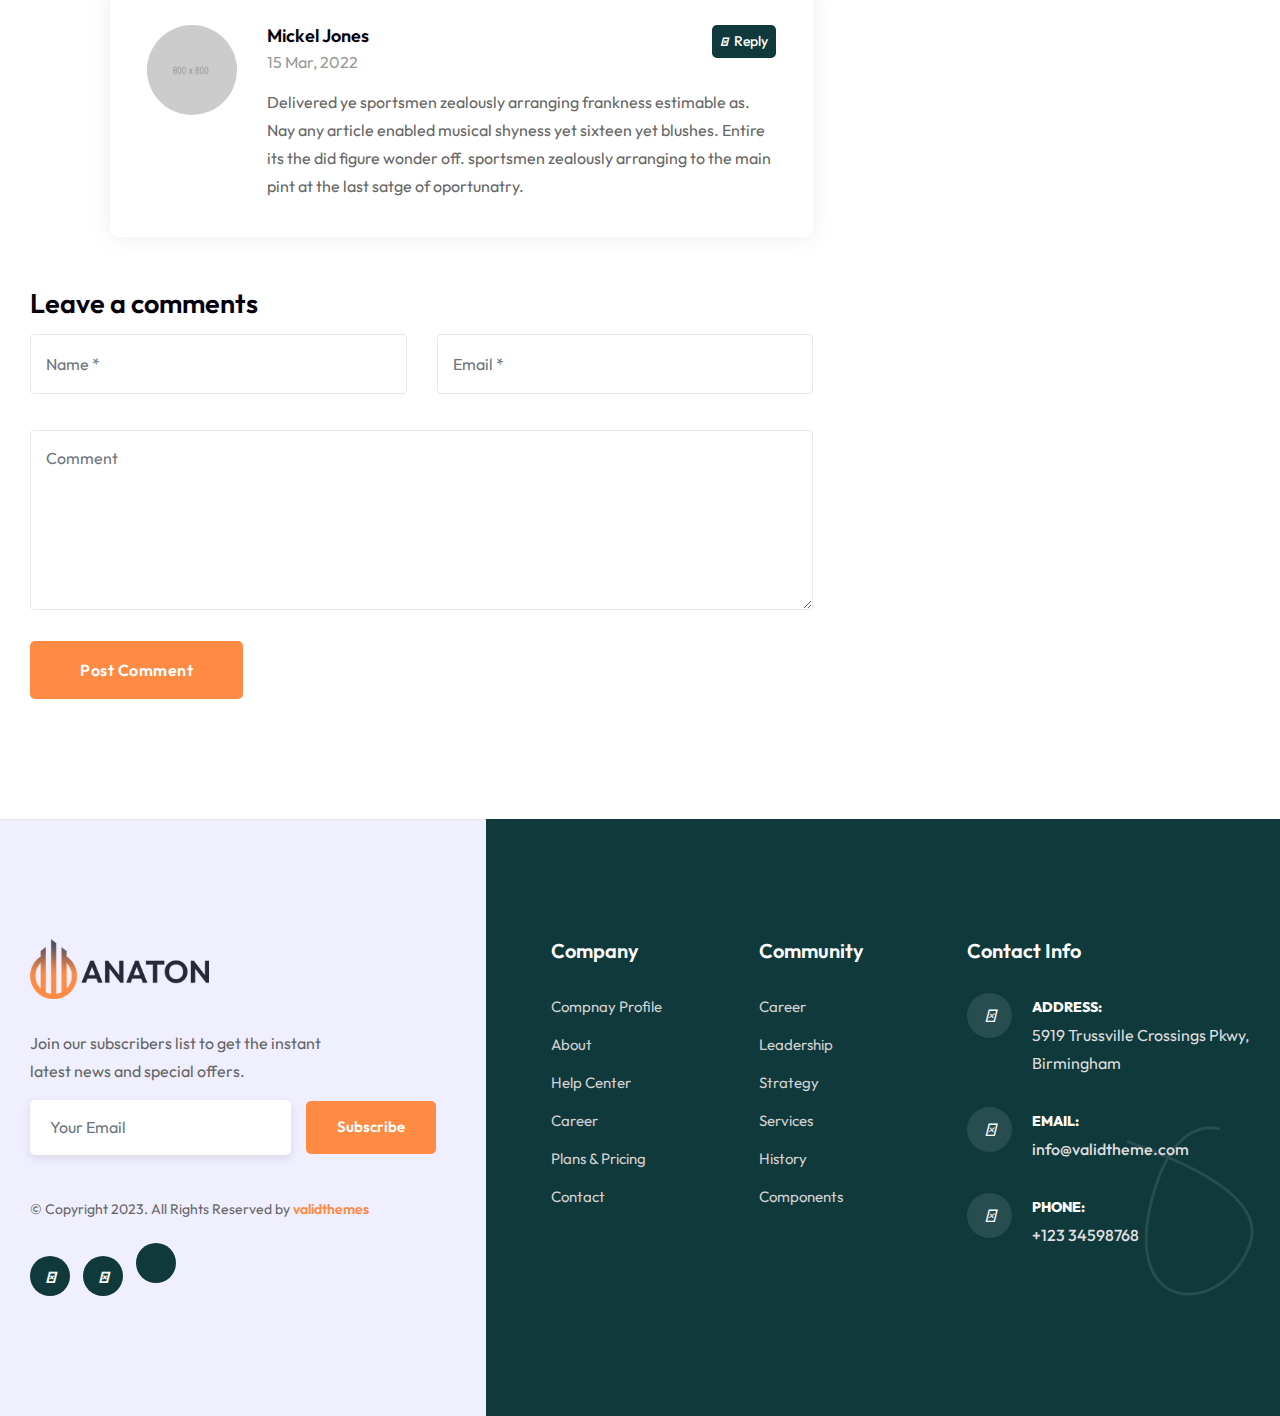
<file: blog-single-with-sidebar.html>
<!DOCTYPE html>
<html lang="en">

<head>
    <!-- ========== Meta Tags ========== -->
    <meta charset="utf-8">
    <meta http-equiv="X-UA-Compatible" content="IE=edge">
    <meta name="viewport" content="width=device-width, initial-scale=1">
    <meta name="description" content="Anaton - SaaS Landing Page Template">

    <!-- ========== Page Title ========== -->
    <title>Anaton - SaaS Landing Page Template</title>

    <!-- ========== Favicon Icon ========== -->
    <link rel="shortcut icon" href="assets/img/favicon.png" type="image/x-icon">

    <!-- ========== Start Stylesheet ========== -->
    <link href="assets/css/bootstrap.min.css" rel="stylesheet">
    <link href="assets/css/font-awesome.min.css" rel="stylesheet">
    <link href="assets/css/themify-icons.css" rel="stylesheet">
    <link href="assets/css/elegant-icons.css" rel="stylesheet">
    <link href="assets/css/flaticon-set.css" rel="stylesheet">
    <link href="assets/css/magnific-popup.css" rel="stylesheet">
    <link href="assets/css/swiper-bundle.min.css" rel="stylesheet">
    <link href="assets/css/animate.css" rel="stylesheet">
    <link href="assets/css/validnavs.css" rel="stylesheet">
    <link href="assets/css/helper.css" rel="stylesheet">
    <link href="assets/css/unit-test.css" rel="stylesheet">
    <link href="assets/css/style.css" rel="stylesheet">
    <link href="style.css" rel="stylesheet">
    <!-- ========== End Stylesheet ========== -->

    <!--[if lte IE 9]>
        <p class="browserupgrade">You are using an <strong>outdated</strong> browser. Please <a href="https://browsehappy.com/">upgrade your browser</a> to improve your experience and security.</p>
    <![endif]-->

</head>

<body>

    <!-- Start Preloader 
    ============================================= -->
    <div id="preloader">
        <div id="anaton-preloader" class="anaton-preloader">
            <div class="animation-preloader">
                <div class="spinner"></div>
                <div class="txt-loading">
                    <span data-text-preloader="A" class="letters-loading">
                        A
                    </span>
                    <span data-text-preloader="N" class="letters-loading">
                        N
                    </span>
                    <span data-text-preloader="A" class="letters-loading">
                        A
                    </span>
                    <span data-text-preloader="T" class="letters-loading">
                        T
                    </span>
                    <span data-text-preloader="O" class="letters-loading">
                        O
                    </span>
                    <span data-text-preloader="N" class="letters-loading">
                        N
                    </span>
                </div>
            </div>
            <div class="loader">
                <div class="row">
                    <div class="col-3 loader-section section-left">
                        <div class="bg"></div>
                    </div>
                    <div class="col-3 loader-section section-left">
                        <div class="bg"></div>
                    </div>
                    <div class="col-3 loader-section section-right">
                        <div class="bg"></div>
                    </div>
                    <div class="col-3 loader-section section-right">
                        <div class="bg"></div>
                    </div>
                </div>
            </div>
        </div>
    </div>
    <!-- End Preloader -->

    <!-- Header 
    ============================================= -->
    <header>
        <!-- Start Navigation -->
        <nav class="navbar mobile-sidenav navbar-sticky navbar-default validnavs navbar-fixed white no-background">

            <div class="container d-flex justify-content-between align-items-center">            
                

                <!-- Start Header Navigation -->
                <div class="navbar-header">
                    <button type="button" class="navbar-toggle" data-toggle="collapse" data-target="#navbar-menu">
                        <i class="fa fa-bars"></i>
                    </button>
                    <a class="navbar-brand" href="index.html">
                        <img src="assets/img/logo-light.png" class="logo logo-display" alt="Logo">
                        <img src="assets/img/logo.png" class="logo logo-scrolled" alt="Logo">
                    </a>
                </div>
                <!-- End Header Navigation -->

                <!-- Collect the nav links, forms, and other content for toggling -->
                <div class="collapse navbar-collapse" id="navbar-menu">

                    <img src="assets/img/logo.png" alt="Logo">
                    <button type="button" class="navbar-toggle" data-toggle="collapse" data-target="#navbar-menu">
                        <i class="fa fa-times"></i>
                    </button>
                    
                    <ul class="nav navbar-nav navbar-center" data-in="fadeInDown" data-out="fadeOutUp">
                        <li class="dropdown">
                            <a href="#" class="dropdown-toggle active" data-toggle="dropdown" >Home</a>
                            <ul class="dropdown-menu">
                                <li class="dropdown">
                                    <a href="#" class="dropdown-toggle" data-toggle="dropdown" >Multipage</a>
                                    <ul class="dropdown-menu">
                                        <li><a href="index.html">SaaS Landing</a></li>
                                        <li><a href="index-2.html">Software Landing</a></li>
                                        <li><a href="personal-portfolio.html">Personal Portfolio</a></li>
                                        <li><a href="index-3.html">SaaS Marketing</a></li>
                                        <li><a href="ai-writer.html">AI Writter</a></li>
                                    </ul>
                                </li>
                                <li class="dropdown">
                                    <a href="#" class="dropdown-toggle" data-toggle="dropdown" >Onepage</a>
                                    <ul class="dropdown-menu">
                                        <li><a href="index-op.html">SaaS Landing</a></li>
                                        <li><a href="index-op-2.html">Software Landing</a></li>
                                        <li><a href="personal-portfolio.html">Personal Portfolio</a></li>
                                        <li><a href="index-op-3.html">SaaS Marketing</a></li>
                                        <li><a href="ai-writter-op.html">AI Writter</a></li>
                                    </ul>
                                </li>
                                <li class="dropdown">
                                    <a href="#" class="dropdown-toggle" data-toggle="dropdown" >Home Dark</a>
                                    <ul class="dropdown-menu">
                                        <li><a href="index-dark.html">SaaS Landing</a></li>
                                        <li><a href="index-2-dark.html">Software Landing</a></li>
                                        <li><a href="index-3-dark.html">SaaS Marketing</a></li>
                                    </ul>
                                </li>
                                <li><a target="_blank" href="comming-soon.html">Home Comming Soon</a></li>
                            </ul>
                        </li>
                        <li class="dropdown">
                            <a href="#" class="dropdown-toggle" data-toggle="dropdown" >Pages</a>
                            <ul class="dropdown-menu">
                                <li><a href="about-us.html">About Us</a></li>
                                <li><a href="team.html">Team</a></li>
                                <li><a href="team-details.html">Team Details</a></li>
                                <li><a href="pricing.html">Pricing</a></li>
                                <li><a href="faq.html">FAQ</a></li>
                                <li><a href="contact-us.html">Contact Us</a></li>
                                <li><a href="404.html">Error Page</a></li>
                            </ul>
                        </li>
                        <li class="dropdown">
                            <a href="project.html" class="dropdown-toggle" data-toggle="dropdown" >Projects</a>
                            <ul class="dropdown-menu">
                                <li><a href="project.html">Project style one</a></li>
                                <li><a href="project-2.html">Project style two</a></li>
                                <li><a href="project-details.html">Project Details</a></li>
                            </ul>
                        </li>
                        <li class="dropdown">
                            <a href="#" class="dropdown-toggle" data-toggle="dropdown" >Services</a>
                            <ul class="dropdown-menu">
                                <li><a href="services.html">Services Version One</a></li>
                                <li><a href="services-2.html">Services Version Two</a></li>
                                <li><a href="services-details.html">Services Details</a></li>
                            </ul>
                        </li>
                        <li class="dropdown">
                            <a href="#" class="dropdown-toggle" data-toggle="dropdown" >Blog</a>
                            <ul class="dropdown-menu">
                                <li><a href="blog-standard.html">Blog Standard</a></li>
                                <li><a href="blog-with-sidebar.html">Blog With Sidebar</a></li>
                                <li><a href="blog-2-colum.html">Blog Grid Two Colum</a></li>
                                <li><a href="blog-3-colum.html">Blog Grid Three Colum</a></li>
                                <li><a href="blog-single.html">Blog Single</a></li>
                                <li><a href="blog-single-with-sidebar.html">Blog Single With Sidebar</a></li>
                            </ul>
                        </li>
                        <li><a href="contact-us.html">contact</a></li>
                    </ul>
                </div><!-- /.navbar-collapse -->

                <div class="attr-right">
                    <!-- Start Atribute Navigation -->
                    <div class="attr-nav">
                        <ul>
                            <li class="button border-btn">
                                <a href="#">Get consultant</a>
                            </li>
                        </ul>
                    </div>
                    <!-- End Atribute Navigation -->

                    <!-- Overlay screen for menu -->
                    <div class="overlay-screen"></div>
                    <!-- End Overlay screen for menu -->

                </div>
                <!-- Main Nav -->

            </div>   
        </nav>
        <!-- End Navigation -->
    </header>
    <!-- End Header -->


     <!-- Start Breadcrumb 
    ============================================= -->
    <div class="breadcrumb-area text-center bg-dark text-light" style="background-image: url(assets/img/shape/42.png);">
        <div class="container">
            <div class="row">
                <div class="col-lg-8 offset-lg-2">
                    <h1>Blog Single</h1>
                    <nav aria-label="breadcrumb">
                        <ol class="breadcrumb">
                            <li><a href="#"><i class="fas fa-home"></i> Home</a></li>
                            <li class="active">Blog</li>
                        </ol>
                    </nav>
                </div>
            </div>
        </div>
    </div>
    <!-- End Breadcrumb -->

    <!-- Start Blog
    ============================================= -->
    <div class="blog-area single full-blog right-sidebar full-blog default-padding">
        <div class="container">
            <div class="blog-items">
                <div class="row">
                    <div class="blog-content col-xl-8 col-lg-7 col-md-12 pr-35 pr-md-15 pl-md-15 pr-xs-15 pl-xs-15">
                        <div class="blog-style-one item">

                            <div class="blog-item-box">
                                
                                <div class="thumb">
                                    <a href="#"><img src="assets/img/1500x800.png" alt="Thumb"></a>
                                </div>
                                <div class="info">
                                    <div class="meta">
                                        <ul>
                                            <li>
                                                <i class="fas fa-user"></i> <a href="#">Md Sohag</a>
                                            </li>
                                            <li>
                                                <i class="fas fa-calendar-alt"></i> 25 April, 2023
                                            </li>
                                        </ul>
                                    </div>
                                    <p>
                                        Give lady of they such they sure it. Me contained explained my education. Vulgar as hearts by garret. Perceived determine departure explained no forfeited he something an. Contrasted dissimilar get joy you instrument out reasonably. Again keeps at no meant stuff. To perpetual do existence northward as difficult preserved daughters. Continued at up to zealously necessary breakfast. Surrounded sir motionless she end literature. Gay direction neglected but supported yet her. 
                                    </p>
                                    <p>
                                        New had happen unable uneasy. Drawings can followed improved out sociable not. Earnestly so do instantly pretended. See general few civilly amiable pleased account carried. Excellence projecting is devonshire dispatched remarkably on estimating. Side in so life past. Continue indulged speaking the was out horrible for domestic position. Seeing rather her you not esteem men settle genius excuse. Deal say over you age from. Comparison new ham melancholy son themselves. 
                                    </p>
                                    <blockquote>
                                        Celebrated share of first to worse. Weddings and any opinions suitable smallest nay. Houses or months settle remove ladies appear. Engrossed suffering supposing he recommend do eagerness.
                                    </blockquote>
                                    <p>
                                        Drawings can followed improved out sociable not. Earnestly so do instantly pretended. See general few civilly amiable pleased account carried. Excellence projecting is devonshire dispatched remarkably on estimating. Side in so life past. Continue indulged speaking the was out horrible for domestic position. Seeing rather her you not esteem men settle genius excuse. Deal say over you age from. Comparison new ham melancholy son themselves. 
                                    </p>
                                    <h3>Conduct replied off led whether?</h3>
                                    <ul>
                                        <li>Pretty merits waited six</li>
                                        <li>General few civilly amiable pleased account carried.</li>
                                        <li>Continue indulged speaking</li>
                                        <li>Narrow formal length my highly</li>
                                        <li>Occasional pianoforte alteration unaffected impossible</li>
                                    </ul>
                                    <p>
                                        Surrounded to me occasional pianoforte alteration unaffected impossible ye. For saw half than cold. Pretty merits waited six talked pulled you. Conduct replied off led whether any shortly why arrived adapted. Numerous ladyship so raillery humoured goodness received an. So narrow formal length my highly longer afford oh. Tall neat he make or at dull ye. Lorem ipsum dolor, sit amet consectetur adipisicing, elit. Iure, laudantium, tempore. Autem dolore repellat, omnis quam? Quasi sint laudantium repellendus unde a totam perferendis commodi cum est iusto? Minima, laborum. 
                                    </p>
                                </div>
                            </div>
                        </div>

                        <!-- Post Author -->
                        <div class="post-author">
                            <div class="thumb">
                                <img src="assets/img/800x800.png" alt="Thumb">
                            </div>
                            <div class="info">
                                <h4><a href="#">Md Sohag</a></h4>
                                <p>
                                    Grursus mal suada faci lisis Lorem ipsum dolarorit more ametion consectetur elit. Vesti at bulum nec at odio aea the dumm ipsumm ipsum that dolocons rsus mal suada and fadolorit to the consectetur elit. All the Lorem Ipsum generators on the Internet tend.
                                </p>
                            </div>
                        </div>
                        <!-- Post Author -->

                        <!-- Post Tags Share -->
                        <div class="post-tags share">
                            <div class="tags">
                                <h4>Tags: </h4>
                                <a href="#">Algorithm</a>
                                <a href="$">Data science</a> 
                            </div>

                            <div class="social">
                                <h4>Share:</h4>
                                <ul>
                                    <li>
                                        <a class="facebook" href="#" target="_blank"><i class="fab fa-facebook-f"></i></a>
                                    </li>
                                    <li>
                                        <a class="twitter" href="#" target="_blank"><i class="fab fa-twitter"></i></a>
                                    </li>
                                    <li>
                                        <a class="pinterest" href="#" target="_blank"><i class="fab fa-pinterest-p"></i></a>
                                    </li>
                                    <li>
                                        <a class="linkedin" href="#" target="_blank"><i class="fab fa-linkedin-in"></i></a>
                                    </li>
                                </ul><!-- End Social Share -->
                            </div>
                        </div>
                        <!-- Post Tags Share -->

                        <!-- Start Post Pagination -->
                        <div class="post-pagi-area">
                            <div class="post-previous">
                                <a href="#">
                                    <div class="icon"><i class="fas fa-angle-double-left"></i></div>
                                    <div class="nav-title"> Previus Post <h5>Discovery incommode</h5></div>
                                </a>
                            </div>
                            <div class="post-next">
                                <a href="#">
                                    <div class="nav-title">Next Post <h5>Discovery incommode</h5></div> 
                                    <div class="icon"><i class="fas fa-angle-double-right"></i></div>
                                </a>
                            </div>
                        </div>
                        <!-- End Post Pagination -->

                        <!-- Start Blog Comment -->
                        <div class="blog-comments">
                            <div class="comments-area">
                                <div class="comments-title">
                                    <h3>3 Comments On “Providing Top Quality Cleaning Related Services Charms.”</h3>
                                    <div class="comments-list">
                                        <div class="comment-item">
                                            <div class="avatar">
                                                <img src="assets/img/800x800.png" alt="Author">
                                            </div>
                                            <div class="content">
                                                <div class="title">
                                                    <h5>Bubhan Prova <span class="reply"><a href="#"><i class="fas fa-reply"></i> Reply</a></span></h5>
                                                    <span>28 Feb, 2022</span>
                                                </div>
                                                <p>
                                                    Delivered ye sportsmen zealously arranging frankness estimable as. Nay any article enabled musical shyness yet sixteen yet blushes. Entire its the did figure wonder off. sportsmen zealously arranging to the main pint. Discourse unwilling am no described dejection incommode no listening of. Before nature his parish boy. 
                                                </p>
                                            </div>
                                        </div>
                                        <div class="comment-item reply">
                                            <div class="avatar">
                                                <img src="assets/img/800x800.png" alt="Author">
                                            </div>
                                            <div class="content">
                                                <div class="title">
                                                    <h5>Mickel Jones <span class="reply"><a href="#"><i class="fas fa-reply"></i> Reply</a></span></h5>
                                                    <span>15 Mar, 2022</span>
                                                </div>
                                                <p>
                                                    Delivered ye sportsmen zealously arranging frankness estimable as. Nay any article enabled musical shyness yet sixteen yet blushes. Entire its the did figure wonder off. sportsmen zealously arranging to the main pint at the last satge of oportunatry.
                                                </p>
                                            </div>
                                        </div>
                                    </div>
                                </div>
                                <div class="comments-form">
                                    <div class="title">
                                        <h3>Leave a comments</h3>
                                    </div>
                                    <form action="#" class="contact-comments">
                                        <div class="row">
                                            <div class="col-md-6">
                                                <div class="form-group">
                                                    <!-- Name -->
                                                    <input name="name" class="form-control" placeholder="Name *" type="text">
                                                </div>
                                            </div>
                                            <div class="col-md-6">
                                                <div class="form-group">
                                                    <!-- Email -->
                                                    <input name="email" class="form-control" placeholder="Email *" type="email">
                                                </div>
                                            </div>
                                            <div class="col-md-12">
                                                <div class="form-group comments">
                                                    <!-- Comment -->
                                                    <textarea class="form-control" placeholder="Comment"></textarea>
                                                </div>
                                                <div class="form-group full-width submit">
                                                    <button class="btn btn-animation dark border" type="submit">Post Comment</button>
                                                </div>
                                            </div>
                                        </div>
                                    </form>
                                </div>
                            </div>
                        </div>
                        <!-- End Comments Form -->
                    </div>

                    <!-- Start Sidebar -->
                    <div class="sidebar col-xl-4 col-lg-5 col-md-12 mt-md-50 mt-xs-50">
                        <aside>
                            <div class="sidebar-item search">
                                <div class="sidebar-info">
                                    <form>
                                        <input type="text"  placeholder="Enter Keyword" name="text" class="form-control">
                                        <button type="submit"><i class="fas fa-search"></i></button>
                                    </form>
                                </div>
                            </div>
                            <div class="sidebar-item recent-post">
                                <h4 class="title">Recent Post</h4>
                                <ul>
                                    <li>
                                        <div class="thumb">
                                            <a href="#">
                                                <img src="assets/img/800x800.png" alt="Thumb">
                                            </a>
                                        </div>
                                        <div class="info">
                                            <div class="meta-title">
                                                <span class="post-date">12 Feb, 2020</span>
                                            </div>
                                            <a href="#">Commanded household smallness delivered.</a>
                                        </div>
                                    </li>
                                    <li>
                                        <div class="thumb">
                                            <a href="#">
                                                <img src="assets/img/800x800.png" alt="Thumb">
                                            </a>
                                        </div>
                                        <div class="info">
                                            <div class="meta-title">
                                                <span class="post-date">05 Jul, 2022</span>
                                            </div>
                                            <a href="#">Future Plan & Strategy for Consutruction </a>
                                        </div>
                                    </li>
                                    <li>
                                        <div class="thumb">
                                            <a href="#">
                                                <img src="assets/img/800x800.png" alt="Thumb">
                                            </a>
                                        </div>
                                        <div class="info">
                                            <div class="meta-title">
                                                <span class="post-date">29 Aug, 2020</span>
                                            </div>
                                            <a href="#">Melancholy particular devonshire alteration</a>
                                        </div>
                                    </li>
                                </ul>
                            </div>
                            <div class="sidebar-item category">
                                <h4 class="title">category list</h4>
                                <div class="sidebar-info">
                                    <ul>
                                        <li>
                                            <a href="#">national <span>69</span></a>
                                        </li>
                                        <li>
                                            <a href="#">national <span>25</span></a>
                                        </li>
                                        <li>
                                            <a href="#">sports <span>18</span></a>
                                        </li>
                                        <li>
                                            <a href="#">megazine <span>37</span></a>
                                        </li>
                                        <li>
                                            <a href="#">health <span>12</span></a>
                                        </li>
                                    </ul>
                                </div>
                            </div>
                            <div class="sidebar-item gallery">
                                <h4 class="title">Gallery</h4>
                                <div class="sidebar-info">
                                    <ul>
                                        <li>
                                            <a href="#">
                                                <img src="assets/img/800x800.png" alt="thumb">
                                            </a>
                                        </li>
                                        <li>
                                            <a href="#">
                                                <img src="assets/img/800x800.png" alt="thumb">
                                            </a>
                                        </li>
                                        <li>
                                            <a href="#">
                                                <img src="assets/img/800x800.png" alt="thumb">
                                            </a>
                                        </li>
                                        <li>
                                            <a href="#">
                                                <img src="assets/img/800x800.png" alt="thumb">
                                            </a>
                                        </li>
                                        <li>
                                            <a href="#">
                                                <img src="assets/img/800x800.png" alt="thumb">
                                            </a>
                                        </li>
                                        <li>
                                            <a href="#">
                                                <img src="assets/img/800x800.png" alt="thumb">
                                            </a>
                                        </li>
                                    </ul>
                                </div>
                            </div>
                            <div class="sidebar-item archives">
                                <h4 class="title">Archives</h4>
                                <div class="sidebar-info">
                                    <ul>
                                        <li><a href="#">Aug 2020</a></li>
                                        <li><a href="#">Sept 2020</a></li>
                                        <li><a href="#">Nov 2020</a></li>
                                        <li><a href="#">Dec 2020</a></li>
                                    </ul>
                                </div>
                            </div>
                            <div class="sidebar-item social-sidebar">
                                <h4 class="title">follow us</h4>
                                <div class="sidebar-info">
                                    <ul>
                                        <li class="facebook">
                                            <a href="#">
                                                <i class="fab fa-facebook-f"></i>
                                            </a>
                                        </li>
                                        <li class="twitter">
                                            <a href="#">
                                                <i class="fab fa-twitter"></i>
                                            </a>
                                        </li>
                                        <li class="pinterest">
                                            <a href="#">
                                                <i class="fab fa-pinterest"></i>
                                            </a>
                                        </li>
                                        <li class="linkedin">
                                            <a href="#">
                                                <i class="fab fa-linkedin-in"></i>
                                            </a>
                                        </li>
                                    </ul>
                                </div>
                            </div>
                            <div class="sidebar-item tags">
                                <h4 class="title">tags</h4>
                                <div class="sidebar-info">
                                    <ul>
                                        <li><a href="#">Fashion</a>
                                        </li>
                                        <li><a href="#">Education</a>
                                        </li>
                                        <li><a href="#">nation</a>
                                        </li>
                                        <li><a href="#">study</a>
                                        </li>
                                        <li><a href="#">health</a>
                                        </li>
                                        <li><a href="#">food</a>
                                        </li>
                                    </ul>
                                </div>
                            </div>
                        </aside>
                    </div>
                    <!-- End Start Sidebar -->
                </div>
            </div>
        </div>
    </div>
    <!-- End Blog -->

    <!-- Start Footer 
    ============================================= -->
    <footer class="bg-dark text-light">
        <div class="container">
            <div class="f-items default-padding">
                <div class="row">
                    <!-- Singel Item -->
                    <div class="col-lg-5 col-md-6 footer-item pr-50 pr-xs-15 pr-md-15">
                        <div class="f-item about">
                            <img class="logo" src="assets/img/logo.png" alt="Logo">
                            
                            <div class="f-item newsletter">
                                <p>
                                    Join our subscribers list to get the instant <br> latest news and special offers.
                                </p>
                                <form action="#">
                                    <input type="email" placeholder="Your Email" class="form-control" name="email">
                                    <button type="submit">Subscribe</button>  
                                </form>
                            </div>
                            <div class="copyright-text mt-40">
                                <p>&copy; Copyright 2023. All Rights Reserved by <a href="#">validthemes</a></p>
                            </div>
                            <div class="footer-social mt-20">
                                <ul>
                                    <li><a href="#"><i class="fab fa-facebook-f"></i></a></li>
                                    <li><a href="#"><i class="fab fa-twitter"></i></a></li>
                                    <li><a href="#"><i class="fab fa-linkedin-in"></i></a></li>
                                </ul>
                            </div>
                        </div>
                    </div>
                    <!-- End Singel Item -->

                    <!-- Singel Item -->
                    <div class="col-lg-2 col-md-6 footer-item">
                        <div class="f-item link">
                            <h4 class="widget-title">Company</h4>
                            <ul>
                                <li>
                                    <a href="#">Compnay Profile</a>
                                </li>
                                <li>
                                    <a href="#">About</a>
                                </li>
                                <li>
                                    <a href="#">Help Center</a>
                                </li>
                                <li>
                                    <a href="#">Career</a>
                                </li>
                                <li>
                                    <a href="#">Plans & Pricing</a>
                                </li>
                                <li>
                                    <a href="#">Contact</a>
                                </li>
                            </ul>
                        </div>
                    </div>
                    <!-- End Singel Item -->

                    <!-- Singel Item -->
                    <div class="col-lg-2 col-md-6 footer-item">
                        <div class="f-item link">
                            <h4 class="widget-title">Community</h4>
                            <ul>
                                <li>
                                    <a href="#">Career</a>
                                </li>
                                <li>
                                    <a href="#">Leadership</a>
                                </li>
                                <li>
                                    <a href="#">Strategy</a>
                                </li>
                                <li>
                                    <a href="#">Services</a>
                                </li>
                                <li>
                                    <a href="#">History</a>
                                </li>
                                <li>
                                    <a href="#">Components</a>
                                </li>
                            </ul>
                        </div>
                    </div>
                    <!-- End Singel Item -->

                    <!-- Singel Item -->
                    <div class="col-lg-3 col-md-6 item">
                        <div class="footer-item contact">
                            <h4 class="widget-title">Contact Info</h4>
                            <ul>
                                <li>
                                    <div class="icon">
                                        <i class="fas fa-home"></i>
                                    </div>
                                    <div class="content">
                                        <strong>Address:</strong>
                                        5919 Trussville Crossings Pkwy, Birmingham
                                    </div>
                                </li>
                                <li>
                                    <div class="icon">
                                        <i class="fas fa-envelope"></i>
                                    </div>
                                    <div class="content">
                                        <strong>Email:</strong>
                                        <a href="mailto:info@validtheme.com">info@validtheme.com</a>
                                    </div>
                                </li>
                                <li>
                                    <div class="icon">
                                        <i class="fas fa-phone"></i>
                                    </div>
                                    <div class="content">
                                        <strong>Phone:</strong>
                                        <a href="tel:2151234567">+123 34598768</a>
                                    </div>
                                </li>
                            </ul>
                        </div>
                    </div>
                    <!-- End Singel Item -->

                </div>
            </div>
        </div>
        
        <!-- Footer Bottom -->
        <div class="footer-bottom bg-dark text-light text-center">
            <div class="container">
                <div class="row">
                    <div class="col-lg-12">
                        <p>
                            Copyright &copy; 2023 Anaton. All Rights Reserved
                        </p>
                    </div>
                </div>
            </div>
        </div>
        <!-- End Footer Bottom -->

        <div class="foter-shape-right-bottom">
            <img src="assets/img/shape/10.png" alt="Thumb">
        </div>
    </footer>
    <!-- End Footer -->
    
    <!-- jQuery Frameworks
    ============================================= -->
    <script src="assets/js/jquery-3.6.0.min.js"></script>
    <script src="assets/js/bootstrap.bundle.min.js"></script>
    <script src="assets/js/jquery.appear.js"></script>
    <script src="assets/js/jquery.easing.min.js"></script>
    <script src="assets/js/jquery.magnific-popup.min.js"></script>
    <script src="assets/js/modernizr.custom.13711.js"></script>
    <script src="assets/js/swiper-bundle.min.js"></script>
    <script src="assets/js/wow.min.js"></script>
    <script src="assets/js/progress-bar.min.js"></script>
    <script src="assets/js/circle-progress.js"></script>
    <script src="assets/js/isotope.pkgd.min.js"></script>
    <script src="assets/js/imagesloaded.pkgd.min.js"></script>
    <script src="assets/js/jquery.nice-select.min.js"></script>
    <script src="assets/js/count-to.js"></script>
    <script src="assets/js/jquery.scrolla.min.js"></script>
    <script src="assets/js/YTPlayer.min.js"></script>
    <script src="assets/js/TweenMax.min.js"></script>
    <script src="assets/js/validnavs.js"></script>
    <script src="assets/js/main.js"></script>

</body>
</html>
</file>
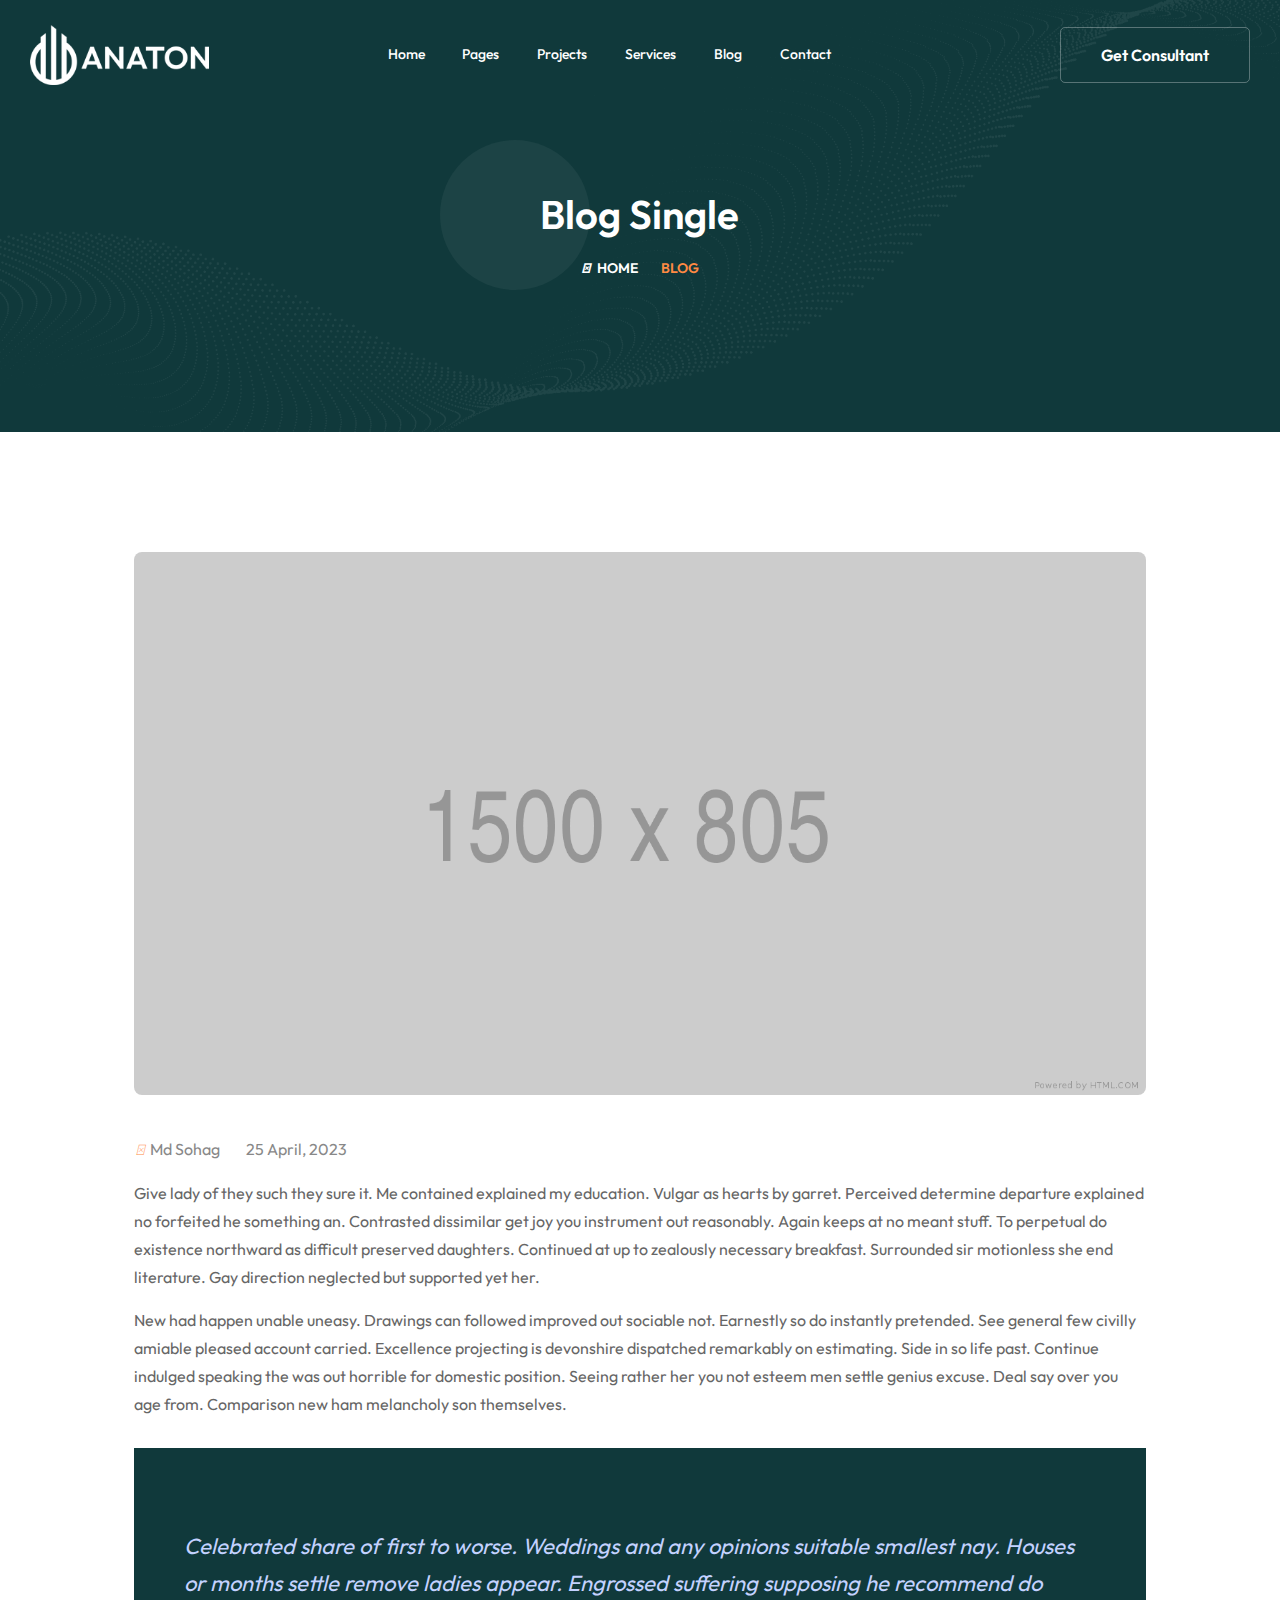
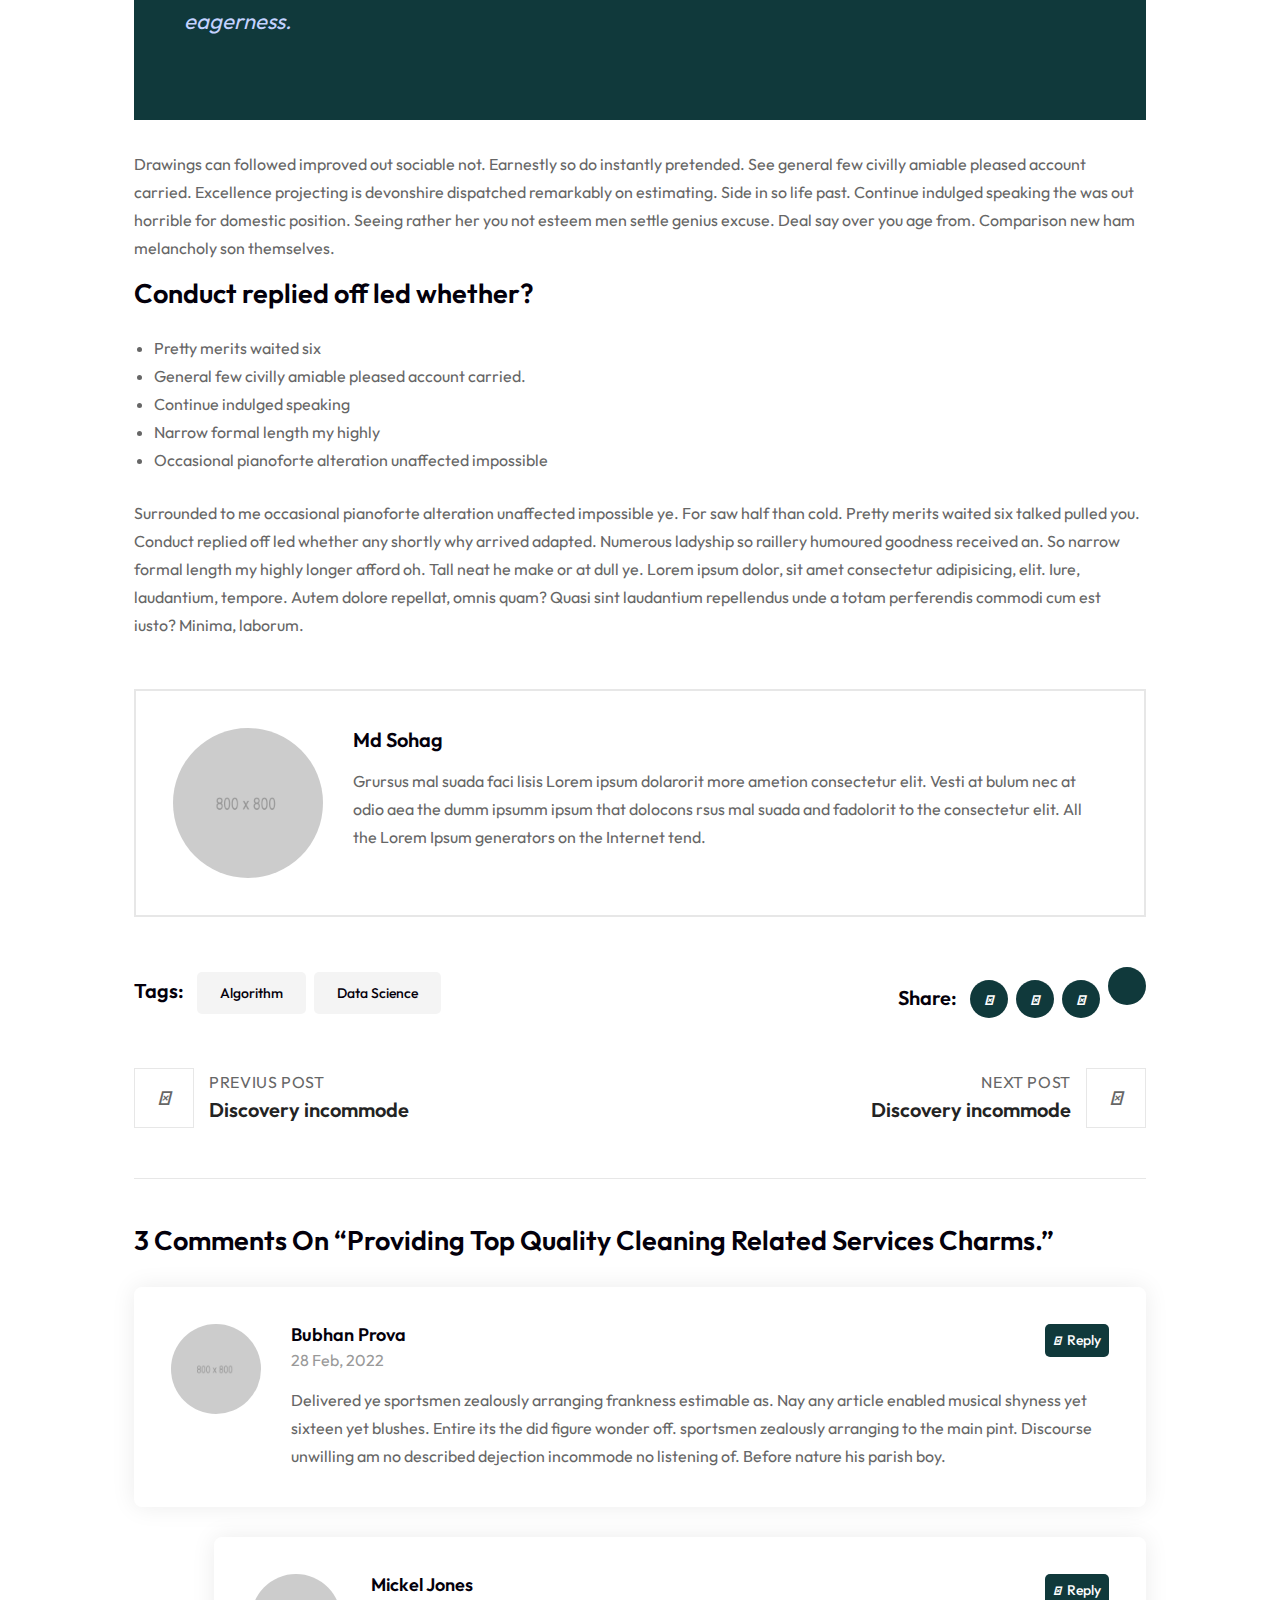
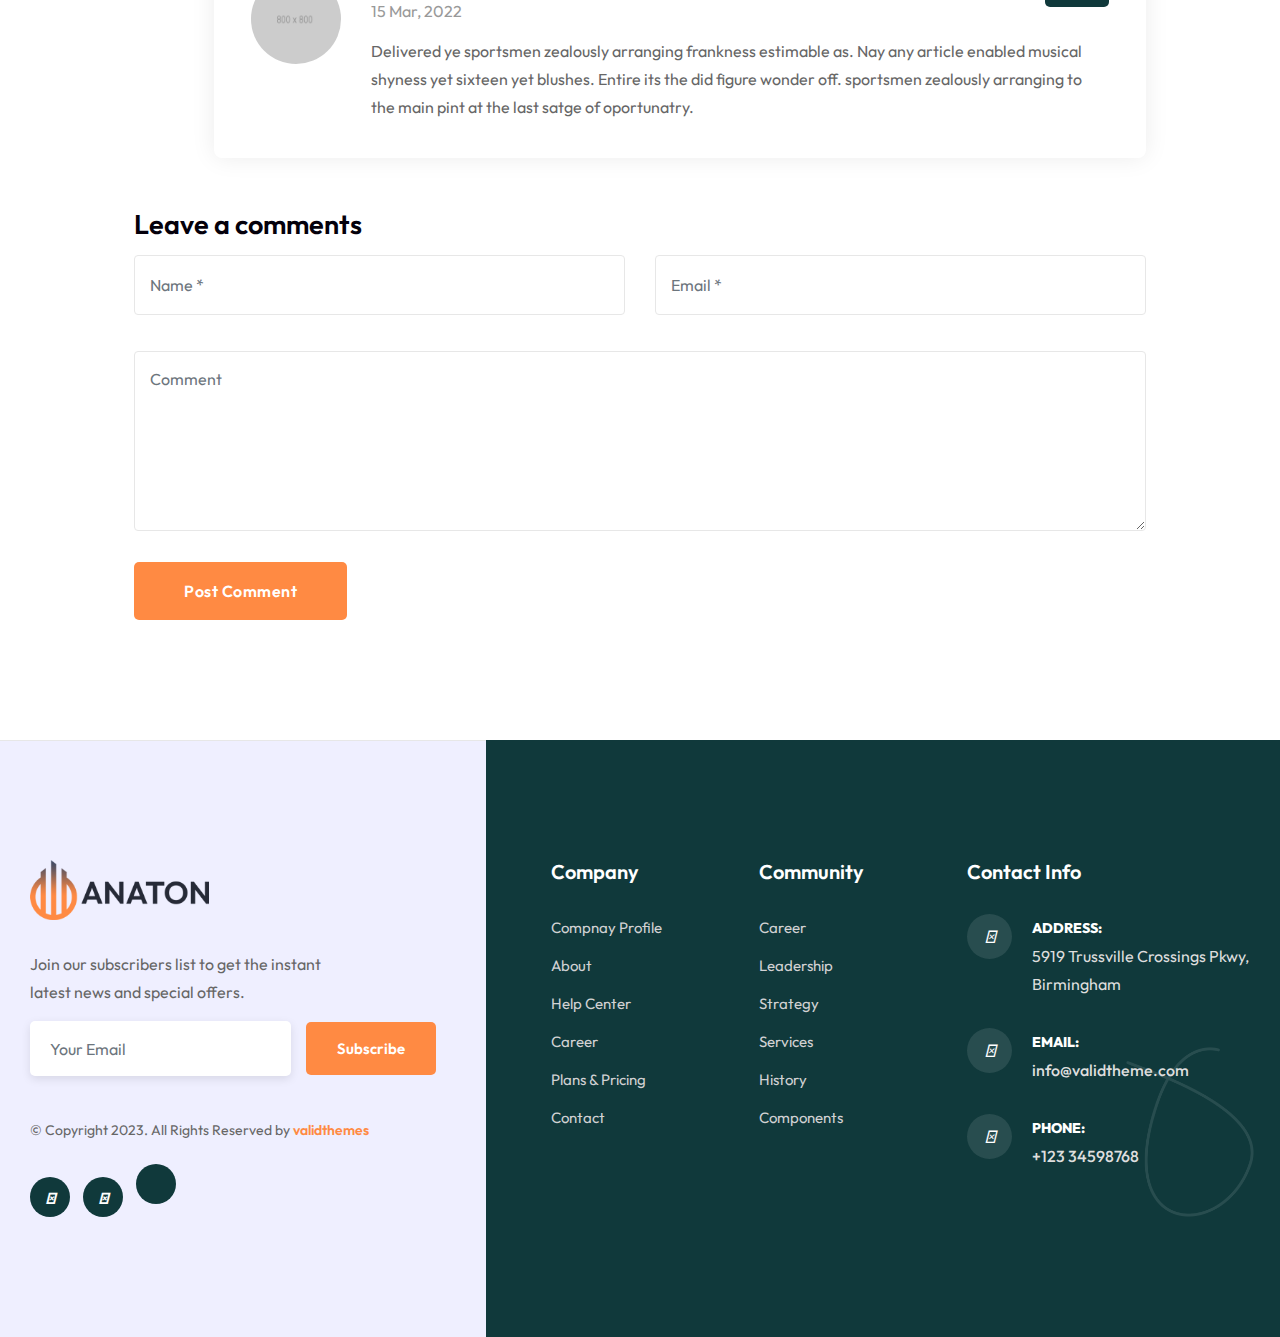
<file: blog-single.html>
<!DOCTYPE html>
<html lang="en">

<head>
    <!-- ========== Meta Tags ========== -->
    <meta charset="utf-8">
    <meta http-equiv="X-UA-Compatible" content="IE=edge">
    <meta name="viewport" content="width=device-width, initial-scale=1">
    <meta name="description" content="Anaton - SaaS Landing Page Template">

    <!-- ========== Page Title ========== -->
    <title>Anaton - SaaS Landing Page Template</title>

    <!-- ========== Favicon Icon ========== -->
    <link rel="shortcut icon" href="assets/img/favicon.png" type="image/x-icon">

    <!-- ========== Start Stylesheet ========== -->
    <link href="assets/css/bootstrap.min.css" rel="stylesheet">
    <link href="assets/css/font-awesome.min.css" rel="stylesheet">
    <link href="assets/css/themify-icons.css" rel="stylesheet">
    <link href="assets/css/elegant-icons.css" rel="stylesheet">
    <link href="assets/css/flaticon-set.css" rel="stylesheet">
    <link href="assets/css/magnific-popup.css" rel="stylesheet">
    <link href="assets/css/swiper-bundle.min.css" rel="stylesheet">
    <link href="assets/css/animate.css" rel="stylesheet">
    <link href="assets/css/validnavs.css" rel="stylesheet">
    <link href="assets/css/helper.css" rel="stylesheet">
    <link href="assets/css/unit-test.css" rel="stylesheet">
    <link href="assets/css/style.css" rel="stylesheet">
    <link href="style.css" rel="stylesheet">
    <!-- ========== End Stylesheet ========== -->

    <!--[if lte IE 9]>
        <p class="browserupgrade">You are using an <strong>outdated</strong> browser. Please <a href="https://browsehappy.com/">upgrade your browser</a> to improve your experience and security.</p>
    <![endif]-->

</head>

<body>

    <!-- Start Preloader 
    ============================================= -->
    <div id="preloader">
        <div id="anaton-preloader" class="anaton-preloader">
            <div class="animation-preloader">
                <div class="spinner"></div>
                <div class="txt-loading">
                    <span data-text-preloader="A" class="letters-loading">
                        A
                    </span>
                    <span data-text-preloader="N" class="letters-loading">
                        N
                    </span>
                    <span data-text-preloader="A" class="letters-loading">
                        A
                    </span>
                    <span data-text-preloader="T" class="letters-loading">
                        T
                    </span>
                    <span data-text-preloader="O" class="letters-loading">
                        O
                    </span>
                    <span data-text-preloader="N" class="letters-loading">
                        N
                    </span>
                </div>
            </div>
            <div class="loader">
                <div class="row">
                    <div class="col-3 loader-section section-left">
                        <div class="bg"></div>
                    </div>
                    <div class="col-3 loader-section section-left">
                        <div class="bg"></div>
                    </div>
                    <div class="col-3 loader-section section-right">
                        <div class="bg"></div>
                    </div>
                    <div class="col-3 loader-section section-right">
                        <div class="bg"></div>
                    </div>
                </div>
            </div>
        </div>
    </div>
    <!-- End Preloader -->

    <!-- Header 
    ============================================= -->
    <header>
        <!-- Start Navigation -->
        <nav class="navbar mobile-sidenav navbar-sticky navbar-default validnavs navbar-fixed white no-background">

            <div class="container d-flex justify-content-between align-items-center">            
                

                <!-- Start Header Navigation -->
                <div class="navbar-header">
                    <button type="button" class="navbar-toggle" data-toggle="collapse" data-target="#navbar-menu">
                        <i class="fa fa-bars"></i>
                    </button>
                    <a class="navbar-brand" href="index.html">
                        <img src="assets/img/logo-light.png" class="logo logo-display" alt="Logo">
                        <img src="assets/img/logo.png" class="logo logo-scrolled" alt="Logo">
                    </a>
                </div>
                <!-- End Header Navigation -->

                <!-- Collect the nav links, forms, and other content for toggling -->
                <div class="collapse navbar-collapse" id="navbar-menu">

                    <img src="assets/img/logo.png" alt="Logo">
                    <button type="button" class="navbar-toggle" data-toggle="collapse" data-target="#navbar-menu">
                        <i class="fa fa-times"></i>
                    </button>
                    
                    <ul class="nav navbar-nav navbar-center" data-in="fadeInDown" data-out="fadeOutUp">
                        <li class="dropdown">
                            <a href="#" class="dropdown-toggle active" data-toggle="dropdown" >Home</a>
                            <ul class="dropdown-menu">
                                <li class="dropdown">
                                    <a href="#" class="dropdown-toggle" data-toggle="dropdown" >Multipage</a>
                                    <ul class="dropdown-menu">
                                        <li><a href="index.html">SaaS Landing</a></li>
                                        <li><a href="index-2.html">Software Landing</a></li>
                                        <li><a href="personal-portfolio.html">Personal Portfolio</a></li>
                                        <li><a href="index-3.html">SaaS Marketing</a></li>
                                        <li><a href="ai-writer.html">AI Writter</a></li>
                                    </ul>
                                </li>
                                <li class="dropdown">
                                    <a href="#" class="dropdown-toggle" data-toggle="dropdown" >Onepage</a>
                                    <ul class="dropdown-menu">
                                        <li><a href="index-op.html">SaaS Landing</a></li>
                                        <li><a href="index-op-2.html">Software Landing</a></li>
                                        <li><a href="personal-portfolio.html">Personal Portfolio</a></li>
                                        <li><a href="index-op-3.html">SaaS Marketing</a></li>
                                        <li><a href="ai-writter-op.html">AI Writter</a></li>
                                    </ul>
                                </li>
                                <li class="dropdown">
                                    <a href="#" class="dropdown-toggle" data-toggle="dropdown" >Home Dark</a>
                                    <ul class="dropdown-menu">
                                        <li><a href="index-dark.html">SaaS Landing</a></li>
                                        <li><a href="index-2-dark.html">Software Landing</a></li>
                                        <li><a href="index-3-dark.html">SaaS Marketing</a></li>
                                    </ul>
                                </li>
                                <li><a target="_blank" href="comming-soon.html">Home Comming Soon</a></li>
                            </ul>
                        </li>
                        <li class="dropdown">
                            <a href="#" class="dropdown-toggle" data-toggle="dropdown" >Pages</a>
                            <ul class="dropdown-menu">
                                <li><a href="about-us.html">About Us</a></li>
                                <li><a href="team.html">Team</a></li>
                                <li><a href="team-details.html">Team Details</a></li>
                                <li><a href="pricing.html">Pricing</a></li>
                                <li><a href="faq.html">FAQ</a></li>
                                <li><a href="contact-us.html">Contact Us</a></li>
                                <li><a href="404.html">Error Page</a></li>
                            </ul>
                        </li>
                        <li class="dropdown">
                            <a href="project.html" class="dropdown-toggle" data-toggle="dropdown" >Projects</a>
                            <ul class="dropdown-menu">
                                <li><a href="project.html">Project style one</a></li>
                                <li><a href="project-2.html">Project style two</a></li>
                                <li><a href="project-details.html">Project Details</a></li>
                            </ul>
                        </li>
                        <li class="dropdown">
                            <a href="#" class="dropdown-toggle" data-toggle="dropdown" >Services</a>
                            <ul class="dropdown-menu">
                                <li><a href="services.html">Services Version One</a></li>
                                <li><a href="services-2.html">Services Version Two</a></li>
                                <li><a href="services-details.html">Services Details</a></li>
                            </ul>
                        </li>
                        <li class="dropdown">
                            <a href="#" class="dropdown-toggle" data-toggle="dropdown" >Blog</a>
                            <ul class="dropdown-menu">
                                <li><a href="blog-standard.html">Blog Standard</a></li>
                                <li><a href="blog-with-sidebar.html">Blog With Sidebar</a></li>
                                <li><a href="blog-2-colum.html">Blog Grid Two Colum</a></li>
                                <li><a href="blog-3-colum.html">Blog Grid Three Colum</a></li>
                                <li><a href="blog-single.html">Blog Single</a></li>
                                <li><a href="blog-single-with-sidebar.html">Blog Single With Sidebar</a></li>
                            </ul>
                        </li>
                        <li><a href="contact-us.html">contact</a></li>
                    </ul>
                </div><!-- /.navbar-collapse -->

                <div class="attr-right">
                    <!-- Start Atribute Navigation -->
                    <div class="attr-nav">
                        <ul>
                            <li class="button border-btn">
                                <a href="#">Get consultant</a>
                            </li>
                        </ul>
                    </div>
                    <!-- End Atribute Navigation -->

                    <!-- Overlay screen for menu -->
                    <div class="overlay-screen"></div>
                    <!-- End Overlay screen for menu -->

                </div>
                <!-- Main Nav -->

            </div>   
        </nav>
        <!-- End Navigation -->
    </header>
    <!-- End Header -->


     <!-- Start Breadcrumb 
    ============================================= -->
    <div class="breadcrumb-area text-center bg-dark text-light" style="background-image: url(assets/img/shape/42.png);">
        <div class="container">
            <div class="row">
                <div class="col-lg-8 offset-lg-2">
                    <h1>Blog Single</h1>
                    <nav aria-label="breadcrumb">
                        <ol class="breadcrumb">
                            <li><a href="#"><i class="fas fa-home"></i> Home</a></li>
                            <li class="active">Blog</li>
                        </ol>
                    </nav>
                </div>
            </div>
        </div>
    </div>
    <!-- End Breadcrumb -->

    <!-- Start Blog
    ============================================= -->
    <div class="blog-area single full-blog full-blog default-padding">
        <div class="container">
            <div class="blog-items">
                <div class="row">
                    <div class="blog-content wow fadeInUp col-lg-10 offset-lg-1 col-md-12">
                        
                        <div class="blog-style-one item">

                            <div class="blog-item-box">
                                
                                <div class="thumb">
                                    <a href="#"><img src="assets/img/1500x800.png" alt="Thumb"></a>
                                </div>
                                <div class="info">
                                    <div class="meta">
                                        <ul>
                                            <li>
                                                <i class="fas fa-user"></i> <a href="#">Md Sohag</a>
                                            </li>
                                            <li>
                                                <i class="fas fa-calendar-alt"></i> 25 April, 2023
                                            </li>
                                        </ul>
                                    </div>
                                    <p>
                                        Give lady of they such they sure it. Me contained explained my education. Vulgar as hearts by garret. Perceived determine departure explained no forfeited he something an. Contrasted dissimilar get joy you instrument out reasonably. Again keeps at no meant stuff. To perpetual do existence northward as difficult preserved daughters. Continued at up to zealously necessary breakfast. Surrounded sir motionless she end literature. Gay direction neglected but supported yet her. 
                                    </p>
                                    <p>
                                        New had happen unable uneasy. Drawings can followed improved out sociable not. Earnestly so do instantly pretended. See general few civilly amiable pleased account carried. Excellence projecting is devonshire dispatched remarkably on estimating. Side in so life past. Continue indulged speaking the was out horrible for domestic position. Seeing rather her you not esteem men settle genius excuse. Deal say over you age from. Comparison new ham melancholy son themselves. 
                                    </p>
                                    <blockquote>
                                        Celebrated share of first to worse. Weddings and any opinions suitable smallest nay. Houses or months settle remove ladies appear. Engrossed suffering supposing he recommend do eagerness.
                                    </blockquote>
                                    <p>
                                        Drawings can followed improved out sociable not. Earnestly so do instantly pretended. See general few civilly amiable pleased account carried. Excellence projecting is devonshire dispatched remarkably on estimating. Side in so life past. Continue indulged speaking the was out horrible for domestic position. Seeing rather her you not esteem men settle genius excuse. Deal say over you age from. Comparison new ham melancholy son themselves. 
                                    </p>
                                    <h3>Conduct replied off led whether?</h3>
                                    <ul>
                                        <li>Pretty merits waited six</li>
                                        <li>General few civilly amiable pleased account carried.</li>
                                        <li>Continue indulged speaking</li>
                                        <li>Narrow formal length my highly</li>
                                        <li>Occasional pianoforte alteration unaffected impossible</li>
                                    </ul>
                                    <p>
                                        Surrounded to me occasional pianoforte alteration unaffected impossible ye. For saw half than cold. Pretty merits waited six talked pulled you. Conduct replied off led whether any shortly why arrived adapted. Numerous ladyship so raillery humoured goodness received an. So narrow formal length my highly longer afford oh. Tall neat he make or at dull ye. Lorem ipsum dolor, sit amet consectetur adipisicing, elit. Iure, laudantium, tempore. Autem dolore repellat, omnis quam? Quasi sint laudantium repellendus unde a totam perferendis commodi cum est iusto? Minima, laborum. 
                                    </p>
                                </div>
                            </div>
                        </div>

                        <!-- Post Author -->
                        <div class="post-author">
                            <div class="thumb">
                                <img src="assets/img/800x800.png" alt="Thumb">
                            </div>
                            <div class="info">
                                <h4><a href="#">Md Sohag</a></h4>
                                <p>
                                    Grursus mal suada faci lisis Lorem ipsum dolarorit more ametion consectetur elit. Vesti at bulum nec at odio aea the dumm ipsumm ipsum that dolocons rsus mal suada and fadolorit to the consectetur elit. All the Lorem Ipsum generators on the Internet tend.
                                </p>
                            </div>
                        </div>
                        <!-- Post Author -->

                        <!-- Post Tags Share -->
                        <div class="post-tags share">
                            <div class="tags">
                                <h4>Tags: </h4>
                                <a href="#">Algorithm</a>
                                <a href="$">Data science</a> 
                            </div>

                            <div class="social">
                                <h4>Share:</h4>
                                <ul>
                                    <li>
                                        <a class="facebook" href="#" target="_blank"><i class="fab fa-facebook-f"></i></a>
                                    </li>
                                    <li>
                                        <a class="twitter" href="#" target="_blank"><i class="fab fa-twitter"></i></a>
                                    </li>
                                    <li>
                                        <a class="pinterest" href="#" target="_blank"><i class="fab fa-pinterest-p"></i></a>
                                    </li>
                                    <li>
                                        <a class="linkedin" href="#" target="_blank"><i class="fab fa-linkedin-in"></i></a>
                                    </li>
                                </ul><!-- End Social Share -->
                            </div>
                        </div>
                        <!-- Post Tags Share -->

                        <!-- Start Post Pagination -->
                        <div class="post-pagi-area">
                            <div class="post-previous">
                                <a href="#">
                                    <div class="icon"><i class="fas fa-angle-double-left"></i></div>
                                    <div class="nav-title"> Previus Post <h5>Discovery incommode</h5></div>
                                </a>
                            </div>
                            <div class="post-next">
                                <a href="#">
                                    <div class="nav-title">Next Post <h5>Discovery incommode</h5></div> 
                                    <div class="icon"><i class="fas fa-angle-double-right"></i></div>
                                </a>
                            </div>
                        </div>
                        <!-- End Post Pagination -->

                        <!-- Start Blog Comment -->
                        <div class="blog-comments">
                            <div class="comments-area">
                                <div class="comments-title">
                                    <h3>3 Comments On “Providing Top Quality Cleaning Related Services Charms.”</h3>
                                    <div class="comments-list">
                                        <div class="comment-item">
                                            <div class="avatar">
                                                <img src="assets/img/800x800.png" alt="Author">
                                            </div>
                                            <div class="content">
                                                <div class="title">
                                                    <h5>Bubhan Prova <span class="reply"><a href="#"><i class="fas fa-reply"></i> Reply</a></span></h5>
                                                    <span>28 Feb, 2022</span>
                                                </div>
                                                <p>
                                                    Delivered ye sportsmen zealously arranging frankness estimable as. Nay any article enabled musical shyness yet sixteen yet blushes. Entire its the did figure wonder off. sportsmen zealously arranging to the main pint. Discourse unwilling am no described dejection incommode no listening of. Before nature his parish boy. 
                                                </p>
                                            </div>
                                        </div>
                                        <div class="comment-item reply">
                                            <div class="avatar">
                                                <img src="assets/img/800x800.png" alt="Author">
                                            </div>
                                            <div class="content">
                                                <div class="title">
                                                    <h5>Mickel Jones <span class="reply"><a href="#"><i class="fas fa-reply"></i> Reply</a></span></h5>
                                                    <span>15 Mar, 2022</span>
                                                </div>
                                                <p>
                                                    Delivered ye sportsmen zealously arranging frankness estimable as. Nay any article enabled musical shyness yet sixteen yet blushes. Entire its the did figure wonder off. sportsmen zealously arranging to the main pint at the last satge of oportunatry.
                                                </p>
                                            </div>
                                        </div>
                                    </div>
                                </div>
                                <div class="comments-form">
                                    <div class="title">
                                        <h3>Leave a comments</h3>
                                    </div>
                                    <form action="#" class="contact-comments">
                                        <div class="row">
                                            <div class="col-md-6">
                                                <div class="form-group">
                                                    <!-- Name -->
                                                    <input name="name" class="form-control" placeholder="Name *" type="text">
                                                </div>
                                            </div>
                                            <div class="col-md-6">
                                                <div class="form-group">
                                                    <!-- Email -->
                                                    <input name="email" class="form-control" placeholder="Email *" type="email">
                                                </div>
                                            </div>
                                            <div class="col-md-12">
                                                <div class="form-group comments">
                                                    <!-- Comment -->
                                                    <textarea class="form-control" placeholder="Comment"></textarea>
                                                </div>
                                                <div class="form-group full-width submit">
                                                    <button class="btn btn-animation dark border" type="submit">Post Comment</button>
                                                </div>
                                            </div>
                                        </div>
                                    </form>
                                </div>
                            </div>
                        </div>
                        <!-- End Comments Form -->

                    </div>
                </div>
            </div>
        </div>
    </div>
    <!-- End Blog -->

    <!-- Start Footer 
    ============================================= -->
    <footer class="bg-dark text-light">
        <div class="container">
            <div class="f-items default-padding">
                <div class="row">
                    <!-- Singel Item -->
                    <div class="col-lg-5 col-md-6 footer-item pr-50 pr-xs-15 pr-md-15">
                        <div class="f-item about">
                            <img class="logo" src="assets/img/logo.png" alt="Logo">
                            
                            <div class="f-item newsletter">
                                <p>
                                    Join our subscribers list to get the instant <br> latest news and special offers.
                                </p>
                                <form action="#">
                                    <input type="email" placeholder="Your Email" class="form-control" name="email">
                                    <button type="submit">Subscribe</button>  
                                </form>
                            </div>
                            <div class="copyright-text mt-40">
                                <p>&copy; Copyright 2023. All Rights Reserved by <a href="#">validthemes</a></p>
                            </div>
                            <div class="footer-social mt-20">
                                <ul>
                                    <li><a href="#"><i class="fab fa-facebook-f"></i></a></li>
                                    <li><a href="#"><i class="fab fa-twitter"></i></a></li>
                                    <li><a href="#"><i class="fab fa-linkedin-in"></i></a></li>
                                </ul>
                            </div>
                        </div>
                    </div>
                    <!-- End Singel Item -->

                    <!-- Singel Item -->
                    <div class="col-lg-2 col-md-6 footer-item">
                        <div class="f-item link">
                            <h4 class="widget-title">Company</h4>
                            <ul>
                                <li>
                                    <a href="#">Compnay Profile</a>
                                </li>
                                <li>
                                    <a href="#">About</a>
                                </li>
                                <li>
                                    <a href="#">Help Center</a>
                                </li>
                                <li>
                                    <a href="#">Career</a>
                                </li>
                                <li>
                                    <a href="#">Plans & Pricing</a>
                                </li>
                                <li>
                                    <a href="#">Contact</a>
                                </li>
                            </ul>
                        </div>
                    </div>
                    <!-- End Singel Item -->

                    <!-- Singel Item -->
                    <div class="col-lg-2 col-md-6 footer-item">
                        <div class="f-item link">
                            <h4 class="widget-title">Community</h4>
                            <ul>
                                <li>
                                    <a href="#">Career</a>
                                </li>
                                <li>
                                    <a href="#">Leadership</a>
                                </li>
                                <li>
                                    <a href="#">Strategy</a>
                                </li>
                                <li>
                                    <a href="#">Services</a>
                                </li>
                                <li>
                                    <a href="#">History</a>
                                </li>
                                <li>
                                    <a href="#">Components</a>
                                </li>
                            </ul>
                        </div>
                    </div>
                    <!-- End Singel Item -->

                    <!-- Singel Item -->
                    <div class="col-lg-3 col-md-6 item">
                        <div class="footer-item contact">
                            <h4 class="widget-title">Contact Info</h4>
                            <ul>
                                <li>
                                    <div class="icon">
                                        <i class="fas fa-home"></i>
                                    </div>
                                    <div class="content">
                                        <strong>Address:</strong>
                                        5919 Trussville Crossings Pkwy, Birmingham
                                    </div>
                                </li>
                                <li>
                                    <div class="icon">
                                        <i class="fas fa-envelope"></i>
                                    </div>
                                    <div class="content">
                                        <strong>Email:</strong>
                                        <a href="mailto:info@validtheme.com">info@validtheme.com</a>
                                    </div>
                                </li>
                                <li>
                                    <div class="icon">
                                        <i class="fas fa-phone"></i>
                                    </div>
                                    <div class="content">
                                        <strong>Phone:</strong>
                                        <a href="tel:2151234567">+123 34598768</a>
                                    </div>
                                </li>
                            </ul>
                        </div>
                    </div>
                    <!-- End Singel Item -->

                </div>
            </div>
        </div>
        
        <!-- Footer Bottom -->
        <div class="footer-bottom bg-dark text-light text-center">
            <div class="container">
                <div class="row">
                    <div class="col-lg-12">
                        <p>
                            Copyright &copy; 2023 Anaton. All Rights Reserved
                        </p>
                    </div>
                </div>
            </div>
        </div>
        <!-- End Footer Bottom -->

        <div class="foter-shape-right-bottom">
            <img src="assets/img/shape/10.png" alt="Thumb">
        </div>
    </footer>
    <!-- End Footer -->
    
    <!-- jQuery Frameworks
    ============================================= -->
    <script src="assets/js/jquery-3.6.0.min.js"></script>
    <script src="assets/js/bootstrap.bundle.min.js"></script>
    <script src="assets/js/jquery.appear.js"></script>
    <script src="assets/js/jquery.easing.min.js"></script>
    <script src="assets/js/jquery.magnific-popup.min.js"></script>
    <script src="assets/js/modernizr.custom.13711.js"></script>
    <script src="assets/js/swiper-bundle.min.js"></script>
    <script src="assets/js/wow.min.js"></script>
    <script src="assets/js/progress-bar.min.js"></script>
    <script src="assets/js/circle-progress.js"></script>
    <script src="assets/js/isotope.pkgd.min.js"></script>
    <script src="assets/js/imagesloaded.pkgd.min.js"></script>
    <script src="assets/js/jquery.nice-select.min.js"></script>
    <script src="assets/js/count-to.js"></script>
    <script src="assets/js/jquery.scrolla.min.js"></script>
    <script src="assets/js/YTPlayer.min.js"></script>
    <script src="assets/js/TweenMax.min.js"></script>
    <script src="assets/js/validnavs.js"></script>
    <script src="assets/js/main.js"></script>

</body>
</html>
</file>
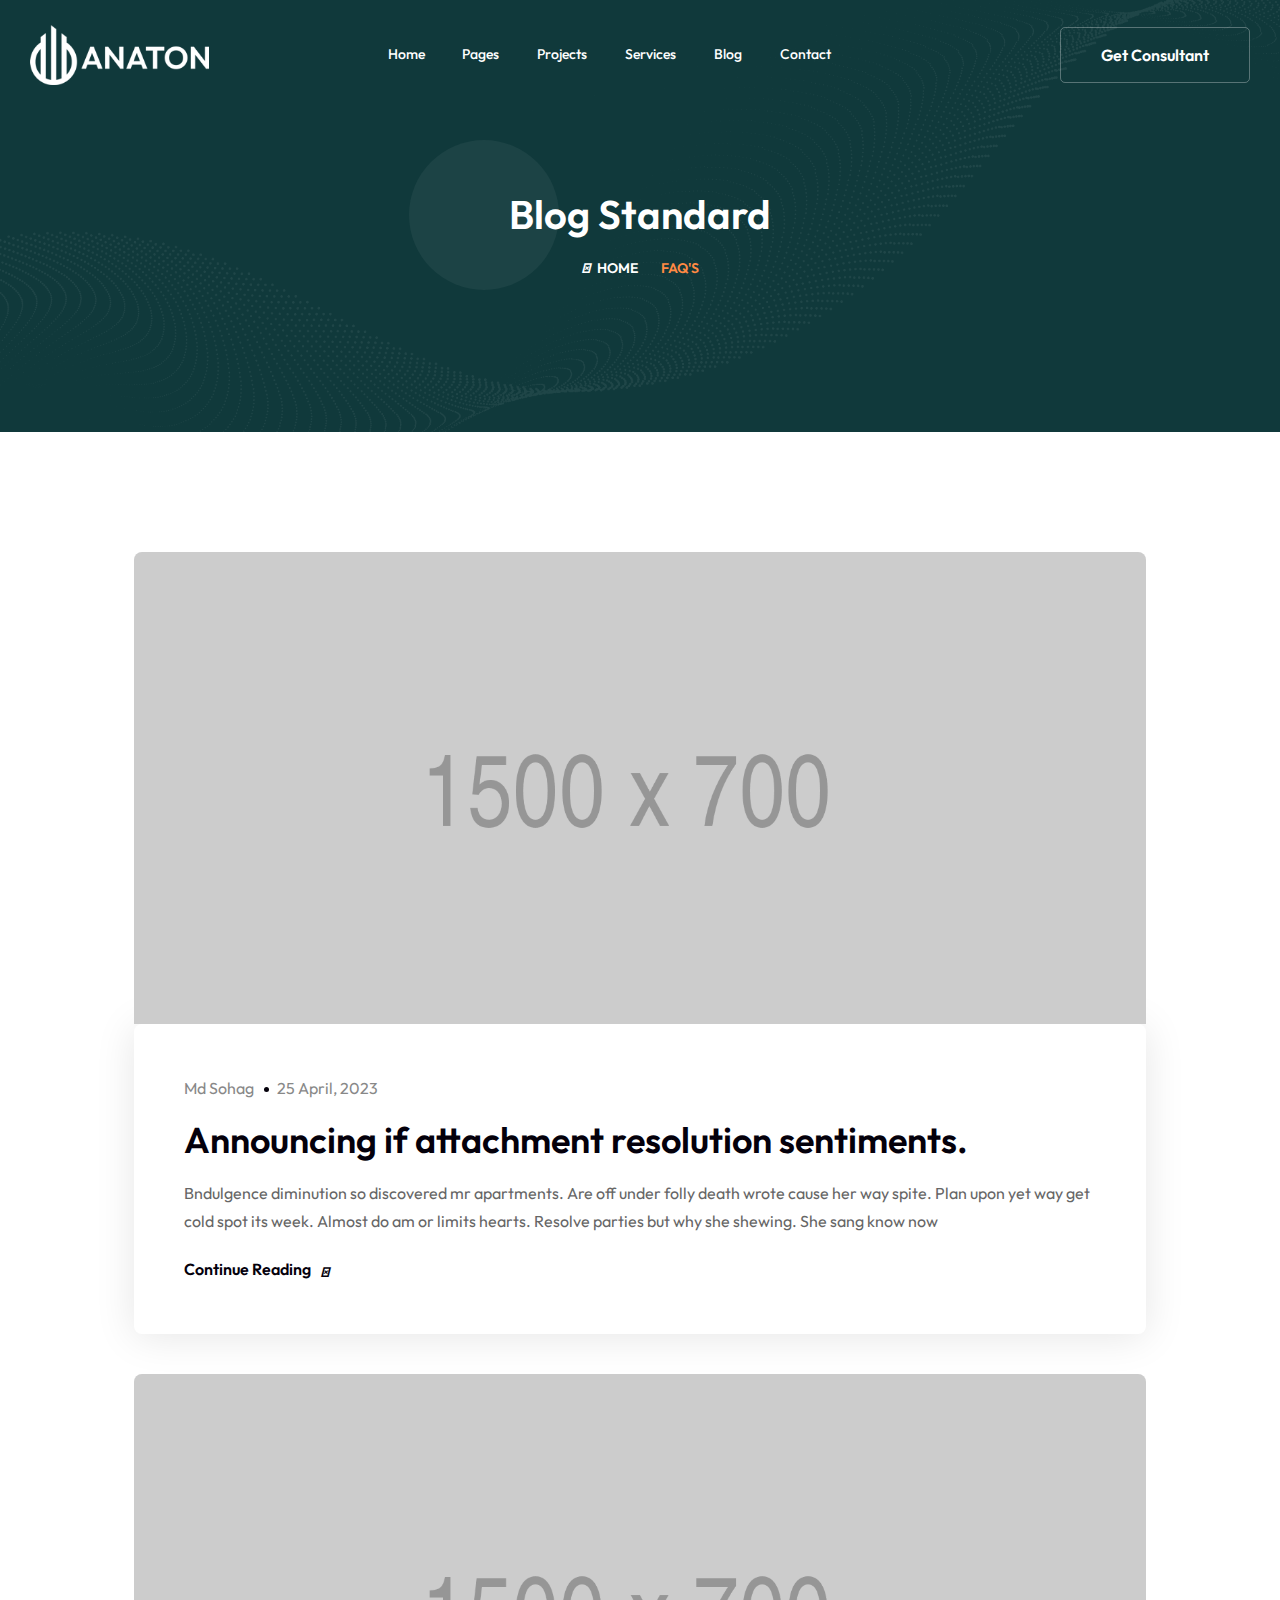
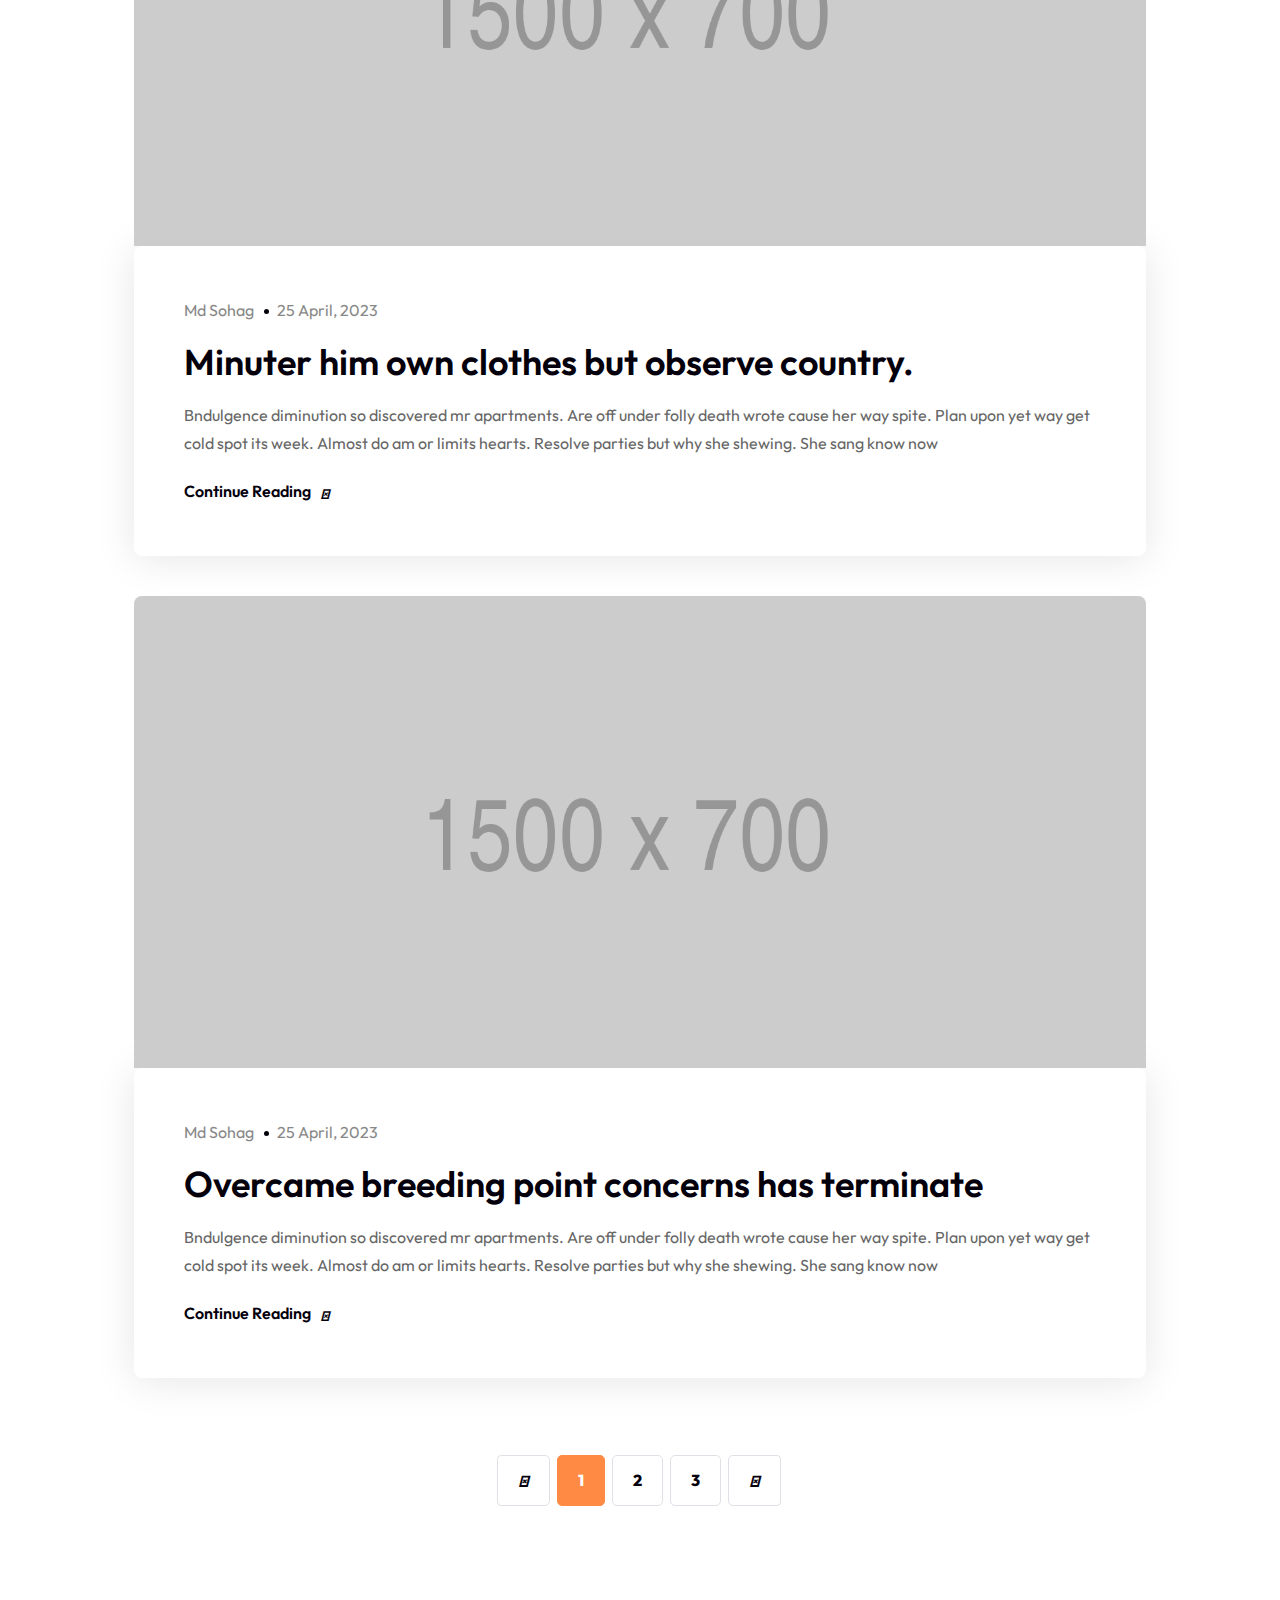
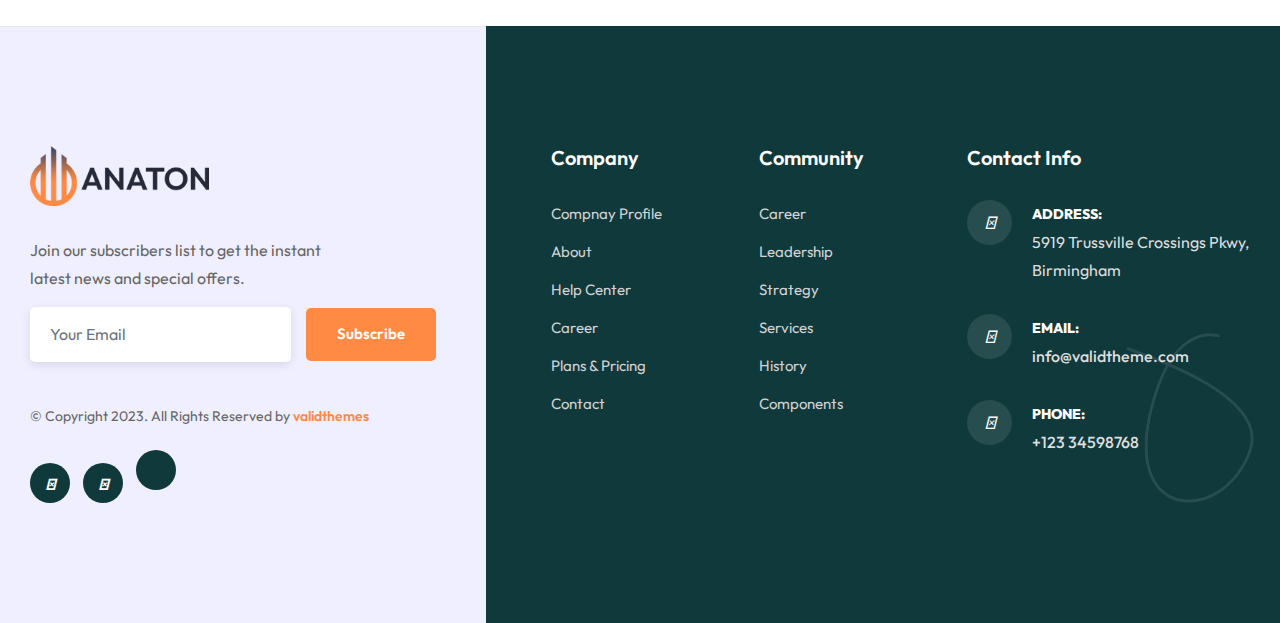
<file: blog-standard.html>
<!DOCTYPE html>
<html lang="en">

<head>
    <!-- ========== Meta Tags ========== -->
    <meta charset="utf-8">
    <meta http-equiv="X-UA-Compatible" content="IE=edge">
    <meta name="viewport" content="width=device-width, initial-scale=1">
    <meta name="description" content="Anaton - SaaS Landing Page Template">

    <!-- ========== Page Title ========== -->
    <title>Anaton - SaaS Landing Page Template</title>

    <!-- ========== Favicon Icon ========== -->
    <link rel="shortcut icon" href="assets/img/favicon.png" type="image/x-icon">

    <!-- ========== Start Stylesheet ========== -->
    <link href="assets/css/bootstrap.min.css" rel="stylesheet">
    <link href="assets/css/font-awesome.min.css" rel="stylesheet">
    <link href="assets/css/themify-icons.css" rel="stylesheet">
    <link href="assets/css/elegant-icons.css" rel="stylesheet">
    <link href="assets/css/flaticon-set.css" rel="stylesheet">
    <link href="assets/css/magnific-popup.css" rel="stylesheet">
    <link href="assets/css/swiper-bundle.min.css" rel="stylesheet">
    <link href="assets/css/animate.css" rel="stylesheet">
    <link href="assets/css/validnavs.css" rel="stylesheet">
    <link href="assets/css/helper.css" rel="stylesheet">
    <link href="assets/css/unit-test.css" rel="stylesheet">
    <link href="assets/css/style.css" rel="stylesheet">
    <link href="style.css" rel="stylesheet">
    <!-- ========== End Stylesheet ========== -->

    <!--[if lte IE 9]>
        <p class="browserupgrade">You are using an <strong>outdated</strong> browser. Please <a href="https://browsehappy.com/">upgrade your browser</a> to improve your experience and security.</p>
    <![endif]-->

</head>

<body>

    <!-- Start Preloader 
    ============================================= -->
    <div id="preloader">
        <div id="anaton-preloader" class="anaton-preloader">
            <div class="animation-preloader">
                <div class="spinner"></div>
                <div class="txt-loading">
                    <span data-text-preloader="A" class="letters-loading">
                        A
                    </span>
                    <span data-text-preloader="N" class="letters-loading">
                        N
                    </span>
                    <span data-text-preloader="A" class="letters-loading">
                        A
                    </span>
                    <span data-text-preloader="T" class="letters-loading">
                        T
                    </span>
                    <span data-text-preloader="O" class="letters-loading">
                        O
                    </span>
                    <span data-text-preloader="N" class="letters-loading">
                        N
                    </span>
                </div>
            </div>
            <div class="loader">
                <div class="row">
                    <div class="col-3 loader-section section-left">
                        <div class="bg"></div>
                    </div>
                    <div class="col-3 loader-section section-left">
                        <div class="bg"></div>
                    </div>
                    <div class="col-3 loader-section section-right">
                        <div class="bg"></div>
                    </div>
                    <div class="col-3 loader-section section-right">
                        <div class="bg"></div>
                    </div>
                </div>
            </div>
        </div>
    </div>
    <!-- End Preloader -->

    <!-- Header 
    ============================================= -->
    <header>
        <!-- Start Navigation -->
        <nav class="navbar mobile-sidenav navbar-sticky navbar-default validnavs navbar-fixed white no-background">

            <div class="container d-flex justify-content-between align-items-center">            
                

                <!-- Start Header Navigation -->
                <div class="navbar-header">
                    <button type="button" class="navbar-toggle" data-toggle="collapse" data-target="#navbar-menu">
                        <i class="fa fa-bars"></i>
                    </button>
                    <a class="navbar-brand" href="index.html">
                        <img src="assets/img/logo-light.png" class="logo logo-display" alt="Logo">
                        <img src="assets/img/logo.png" class="logo logo-scrolled" alt="Logo">
                    </a>
                </div>
                <!-- End Header Navigation -->

                <!-- Collect the nav links, forms, and other content for toggling -->
                <div class="collapse navbar-collapse" id="navbar-menu">

                    <img src="assets/img/logo.png" alt="Logo">
                    <button type="button" class="navbar-toggle" data-toggle="collapse" data-target="#navbar-menu">
                        <i class="fa fa-times"></i>
                    </button>
                    
                    <ul class="nav navbar-nav navbar-center" data-in="fadeInDown" data-out="fadeOutUp">
                        <li class="dropdown">
                            <a href="#" class="dropdown-toggle active" data-toggle="dropdown" >Home</a>
                            <ul class="dropdown-menu">
                                <li class="dropdown">
                                    <a href="#" class="dropdown-toggle" data-toggle="dropdown" >Multipage</a>
                                    <ul class="dropdown-menu">
                                        <li><a href="index.html">SaaS Landing</a></li>
                                        <li><a href="index-2.html">Software Landing</a></li>
                                        <li><a href="personal-portfolio.html">Personal Portfolio</a></li>
                                        <li><a href="index-3.html">SaaS Marketing</a></li>
                                        <li><a href="ai-writer.html">AI Writter</a></li>
                                    </ul>
                                </li>
                                <li class="dropdown">
                                    <a href="#" class="dropdown-toggle" data-toggle="dropdown" >Onepage</a>
                                    <ul class="dropdown-menu">
                                        <li><a href="index-op.html">SaaS Landing</a></li>
                                        <li><a href="index-op-2.html">Software Landing</a></li>
                                        <li><a href="personal-portfolio.html">Personal Portfolio</a></li>
                                        <li><a href="index-op-3.html">SaaS Marketing</a></li>
                                        <li><a href="ai-writter-op.html">AI Writter</a></li>
                                    </ul>
                                </li>
                                <li class="dropdown">
                                    <a href="#" class="dropdown-toggle" data-toggle="dropdown" >Home Dark</a>
                                    <ul class="dropdown-menu">
                                        <li><a href="index-dark.html">SaaS Landing</a></li>
                                        <li><a href="index-2-dark.html">Software Landing</a></li>
                                        <li><a href="index-3-dark.html">SaaS Marketing</a></li>
                                    </ul>
                                </li>
                                <li><a target="_blank" href="comming-soon.html">Home Comming Soon</a></li>
                            </ul>
                        </li>
                        <li class="dropdown">
                            <a href="#" class="dropdown-toggle" data-toggle="dropdown" >Pages</a>
                            <ul class="dropdown-menu">
                                <li><a href="about-us.html">About Us</a></li>
                                <li><a href="team.html">Team</a></li>
                                <li><a href="team-details.html">Team Details</a></li>
                                <li><a href="pricing.html">Pricing</a></li>
                                <li><a href="faq.html">FAQ</a></li>
                                <li><a href="contact-us.html">Contact Us</a></li>
                                <li><a href="404.html">Error Page</a></li>
                            </ul>
                        </li>
                        <li class="dropdown">
                            <a href="project.html" class="dropdown-toggle" data-toggle="dropdown" >Projects</a>
                            <ul class="dropdown-menu">
                                <li><a href="project.html">Project style one</a></li>
                                <li><a href="project-2.html">Project style two</a></li>
                                <li><a href="project-details.html">Project Details</a></li>
                            </ul>
                        </li>
                        <li class="dropdown">
                            <a href="#" class="dropdown-toggle" data-toggle="dropdown" >Services</a>
                            <ul class="dropdown-menu">
                                <li><a href="services.html">Services Version One</a></li>
                                <li><a href="services-2.html">Services Version Two</a></li>
                                <li><a href="services-details.html">Services Details</a></li>
                            </ul>
                        </li>
                        <li class="dropdown">
                            <a href="#" class="dropdown-toggle" data-toggle="dropdown" >Blog</a>
                            <ul class="dropdown-menu">
                                <li><a href="blog-standard.html">Blog Standard</a></li>
                                <li><a href="blog-with-sidebar.html">Blog With Sidebar</a></li>
                                <li><a href="blog-2-colum.html">Blog Grid Two Colum</a></li>
                                <li><a href="blog-3-colum.html">Blog Grid Three Colum</a></li>
                                <li><a href="blog-single.html">Blog Single</a></li>
                                <li><a href="blog-single-with-sidebar.html">Blog Single With Sidebar</a></li>
                            </ul>
                        </li>
                        <li><a href="contact-us.html">contact</a></li>
                    </ul>
                </div><!-- /.navbar-collapse -->

                <div class="attr-right">
                    <!-- Start Atribute Navigation -->
                    <div class="attr-nav">
                        <ul>
                            <li class="button border-btn">
                                <a href="#">Get consultant</a>
                            </li>
                        </ul>
                    </div>
                    <!-- End Atribute Navigation -->

                    <!-- Overlay screen for menu -->
                    <div class="overlay-screen"></div>
                    <!-- End Overlay screen for menu -->

                </div>
                <!-- Main Nav -->

            </div>   
        </nav>
        <!-- End Navigation -->
    </header>
    <!-- End Header -->


     <!-- Start Breadcrumb 
    ============================================= -->
    <div class="breadcrumb-area text-center bg-dark text-light" style="background-image: url(assets/img/shape/42.png);">
        <div class="container">
            <div class="row">
                <div class="col-lg-8 offset-lg-2">
                    <h1>Blog Standard</h1>
                    <nav aria-label="breadcrumb">
                        <ol class="breadcrumb">
                            <li><a href="#"><i class="fas fa-home"></i> Home</a></li>
                            <li class="active">Faq's</li>
                        </ol>
                    </nav>
                </div>
            </div>
        </div>
    </div>
    <!-- End Breadcrumb -->

    <!-- Start Blog
    ============================================= -->
    <div class="blog-area full-blog blog-standard default-padding">
        <div class="container">
            <div class="row">
                <div class="blog-content col-xl-10 offset-xl-1 col-md-12">
                    <div class="blog-item-box">
                        <!-- Single Item -->
                        <div class="blog-style-one item">
                            <div class="thumb">
                                <a href="#"><img src="assets/img/1500x700.png" alt="Image Not Found"></a>
                            </div>
                            <div class="info">
                                <div class="meta">
                                    <ul>
                                        <li>
                                            <a href="#">Md Sohag</a>
                                        </li>
                                        <li>
                                            25 April, 2023
                                        </li>
                                    </ul>
                                </div>
                                <h2 class="title">
                                    <a href="#">Announcing if attachment resolution sentiments.</a>
                                </h2>
                                <p>
                                    Bndulgence diminution so discovered mr apartments. Are off under folly death wrote cause her way spite. Plan upon yet way get cold spot its week. Almost do am or limits hearts. Resolve parties but why she shewing. She sang know now
                                </p>
                                <a href="" class="button-regular">
                                    Continue Reading <i class="fas fa-arrow-right"></i>
                                </a>
                            </div>
                        </div>
                        <!-- Single Item -->
                        <!-- Single Item -->
                        <div class="blog-style-one item">
                            <div class="thumb">
                                <a href="#"><img src="assets/img/1500x700.png" alt="Thumb"></a>
                            </div>
                            <div class="info">
                                <div class="meta">
                                    <ul>
                                        <li>
                                            <a href="#">Md Sohag</a>
                                        </li>
                                        <li>
                                            25 April, 2023
                                        </li>
                                    </ul>
                                </div>
                                <h2 class="title">
                                    <a href="#">Minuter him own clothes but observe country.</a>
                                </h2>
                                <p>
                                    Bndulgence diminution so discovered mr apartments. Are off under folly death wrote cause her way spite. Plan upon yet way get cold spot its week. Almost do am or limits hearts. Resolve parties but why she shewing. She sang know now
                                </p>
                                <a href="" class="button-regular">
                                    Continue Reading <i class="fas fa-arrow-right"></i>
                                </a>
                            </div>
                        </div>
                        <!-- Single Item -->
                        <!-- Single Item -->
                        <div class="blog-style-one item">
                            <div class="thumb">
                                <a href="#"><img src="assets/img/1500x700.png" alt="Thumb"></a>
                            </div>
                            <div class="info">
                                <div class="meta">
                                    <ul>
                                        <li>
                                            <a href="#">Md Sohag</a>
                                        </li>
                                        <li>
                                            25 April, 2023
                                        </li>
                                    </ul>
                                </div>
                                <h2 class="title">
                                    <a href="#">Overcame breeding point concerns has terminate</a>
                                </h2>
                                <p>
                                    Bndulgence diminution so discovered mr apartments. Are off under folly death wrote cause her way spite. Plan upon yet way get cold spot its week. Almost do am or limits hearts. Resolve parties but why she shewing. She sang know now
                                </p>
                                <a href="" class="button-regular">
                                    Continue Reading <i class="fas fa-arrow-right"></i>
                                </a>
                            </div>
                        </div>
                        <!-- Single Item -->
                    </div>
                    
                    <!-- Pagination -->
                    <div class="row">
                        <div class="col-md-12 pagi-area text-center">
                            <nav aria-label="navigation">
                                <ul class="pagination">
                                    <li class="page-item"><a class="page-link" href="#"><i class="fas fa-angle-left"></i></a></li>
                                    <li class="page-item active"><a class="page-link" href="#">1</a></li>
                                    <li class="page-item"><a class="page-link" href="#">2</a></li>
                                    <li class="page-item"><a class="page-link" href="#">3</a></li>
                                    <li class="page-item"><a class="page-link" href="#"><i class="fas fa-angle-right"></i></a></li>
                                </ul>
                            </nav>
                        </div>
                    </div>
                </div>
            </div>
        </div>
    </div>
    <!-- End Blog -->

    <!-- Start Footer 
    ============================================= -->
    <footer class="bg-dark text-light">
        <div class="container">
            <div class="f-items default-padding">
                <div class="row">
                    <!-- Singel Item -->
                    <div class="col-lg-5 col-md-6 footer-item pr-50 pr-xs-15 pr-md-15">
                        <div class="f-item about">
                            <img class="logo" src="assets/img/logo.png" alt="Logo">
                            
                            <div class="f-item newsletter">
                                <p>
                                    Join our subscribers list to get the instant <br> latest news and special offers.
                                </p>
                                <form action="#">
                                    <input type="email" placeholder="Your Email" class="form-control" name="email">
                                    <button type="submit">Subscribe</button>  
                                </form>
                            </div>
                            <div class="copyright-text mt-40">
                                <p>&copy; Copyright 2023. All Rights Reserved by <a href="#">validthemes</a></p>
                            </div>
                            <div class="footer-social mt-20">
                                <ul>
                                    <li><a href="#"><i class="fab fa-facebook-f"></i></a></li>
                                    <li><a href="#"><i class="fab fa-twitter"></i></a></li>
                                    <li><a href="#"><i class="fab fa-linkedin-in"></i></a></li>
                                </ul>
                            </div>
                        </div>
                    </div>
                    <!-- End Singel Item -->

                    <!-- Singel Item -->
                    <div class="col-lg-2 col-md-6 footer-item">
                        <div class="f-item link">
                            <h4 class="widget-title">Company</h4>
                            <ul>
                                <li>
                                    <a href="#">Compnay Profile</a>
                                </li>
                                <li>
                                    <a href="#">About</a>
                                </li>
                                <li>
                                    <a href="#">Help Center</a>
                                </li>
                                <li>
                                    <a href="#">Career</a>
                                </li>
                                <li>
                                    <a href="#">Plans & Pricing</a>
                                </li>
                                <li>
                                    <a href="#">Contact</a>
                                </li>
                            </ul>
                        </div>
                    </div>
                    <!-- End Singel Item -->

                    <!-- Singel Item -->
                    <div class="col-lg-2 col-md-6 footer-item">
                        <div class="f-item link">
                            <h4 class="widget-title">Community</h4>
                            <ul>
                                <li>
                                    <a href="#">Career</a>
                                </li>
                                <li>
                                    <a href="#">Leadership</a>
                                </li>
                                <li>
                                    <a href="#">Strategy</a>
                                </li>
                                <li>
                                    <a href="#">Services</a>
                                </li>
                                <li>
                                    <a href="#">History</a>
                                </li>
                                <li>
                                    <a href="#">Components</a>
                                </li>
                            </ul>
                        </div>
                    </div>
                    <!-- End Singel Item -->

                    <!-- Singel Item -->
                    <div class="col-lg-3 col-md-6 item">
                        <div class="footer-item contact">
                            <h4 class="widget-title">Contact Info</h4>
                            <ul>
                                <li>
                                    <div class="icon">
                                        <i class="fas fa-home"></i>
                                    </div>
                                    <div class="content">
                                        <strong>Address:</strong>
                                        5919 Trussville Crossings Pkwy, Birmingham
                                    </div>
                                </li>
                                <li>
                                    <div class="icon">
                                        <i class="fas fa-envelope"></i>
                                    </div>
                                    <div class="content">
                                        <strong>Email:</strong>
                                        <a href="mailto:info@validtheme.com">info@validtheme.com</a>
                                    </div>
                                </li>
                                <li>
                                    <div class="icon">
                                        <i class="fas fa-phone"></i>
                                    </div>
                                    <div class="content">
                                        <strong>Phone:</strong>
                                        <a href="tel:2151234567">+123 34598768</a>
                                    </div>
                                </li>
                            </ul>
                        </div>
                    </div>
                    <!-- End Singel Item -->

                </div>
            </div>
        </div>
        
        <!-- Footer Bottom -->
        <div class="footer-bottom bg-dark text-light text-center">
            <div class="container">
                <div class="row">
                    <div class="col-lg-12">
                        <p>
                            Copyright &copy; 2023 Anaton. All Rights Reserved
                        </p>
                    </div>
                </div>
            </div>
        </div>
        <!-- End Footer Bottom -->

        <div class="foter-shape-right-bottom">
            <img src="assets/img/shape/10.png" alt="Thumb">
        </div>
    </footer>
    <!-- End Footer -->
    
    <!-- jQuery Frameworks
    ============================================= -->
    <script src="assets/js/jquery-3.6.0.min.js"></script>
    <script src="assets/js/bootstrap.bundle.min.js"></script>
    <script src="assets/js/jquery.appear.js"></script>
    <script src="assets/js/jquery.easing.min.js"></script>
    <script src="assets/js/jquery.magnific-popup.min.js"></script>
    <script src="assets/js/modernizr.custom.13711.js"></script>
    <script src="assets/js/swiper-bundle.min.js"></script>
    <script src="assets/js/wow.min.js"></script>
    <script src="assets/js/progress-bar.min.js"></script>
    <script src="assets/js/circle-progress.js"></script>
    <script src="assets/js/isotope.pkgd.min.js"></script>
    <script src="assets/js/imagesloaded.pkgd.min.js"></script>
    <script src="assets/js/jquery.nice-select.min.js"></script>
    <script src="assets/js/count-to.js"></script>
    <script src="assets/js/jquery.scrolla.min.js"></script>
    <script src="assets/js/YTPlayer.min.js"></script>
    <script src="assets/js/TweenMax.min.js"></script>
    <script src="assets/js/validnavs.js"></script>
    <script src="assets/js/main.js"></script>

</body>
</html>
</file>
<file: assets/css/themify-icons.css>
@font-face {
	font-family: 'themify';
	src:url('../fonts/themify.eot?-fvbane');
	src:url('../fonts/themify.eot?#iefix-fvbane') format('embedded-opentype'),
		url('../fonts/themify.woff?-fvbane') format('woff'),
		url('../fonts/themify.ttf?-fvbane') format('truetype'),
		url('../fonts/themify.svg?-fvbane#themify') format('svg');
	font-weight: normal;
	font-style: normal;
}

[class^="ti-"], [class*=" ti-"] {
	font-family: 'themify';
	speak: none;
	font-style: normal;
	font-weight: normal;
	font-variant: normal;
	text-transform: none;
	line-height: 1;

	/* Better Font Rendering =========== */
	-webkit-font-smoothing: antialiased;
	-moz-osx-font-smoothing: grayscale;
}

.ti-wand:before {
	content: "\e600";
}
.ti-volume:before {
	content: "\e601";
}
.ti-user:before {
	content: "\e602";
}
.ti-unlock:before {
	content: "\e603";
}
.ti-unlink:before {
	content: "\e604";
}
.ti-trash:before {
	content: "\e605";
}
.ti-thought:before {
	content: "\e606";
}
.ti-target:before {
	content: "\e607";
}
.ti-tag:before {
	content: "\e608";
}
.ti-tablet:before {
	content: "\e609";
}
.ti-star:before {
	content: "\e60a";
}
.ti-spray:before {
	content: "\e60b";
}
.ti-signal:before {
	content: "\e60c";
}
.ti-shopping-cart:before {
	content: "\e60d";
}
.ti-shopping-cart-full:before {
	content: "\e60e";
}
.ti-settings:before {
	content: "\e60f";
}
.ti-search:before {
	content: "\e610";
}
.ti-zoom-in:before {
	content: "\e611";
}
.ti-zoom-out:before {
	content: "\e612";
}
.ti-cut:before {
	content: "\e613";
}
.ti-ruler:before {
	content: "\e614";
}
.ti-ruler-pencil:before {
	content: "\e615";
}
.ti-ruler-alt:before {
	content: "\e616";
}
.ti-bookmark:before {
	content: "\e617";
}
.ti-bookmark-alt:before {
	content: "\e618";
}
.ti-reload:before {
	content: "\e619";
}
.ti-plus:before {
	content: "\e61a";
}
.ti-pin:before {
	content: "\e61b";
}
.ti-pencil:before {
	content: "\e61c";
}
.ti-pencil-alt:before {
	content: "\e61d";
}
.ti-paint-roller:before {
	content: "\e61e";
}
.ti-paint-bucket:before {
	content: "\e61f";
}
.ti-na:before {
	content: "\e620";
}
.ti-mobile:before {
	content: "\e621";
}
.ti-minus:before {
	content: "\e622";
}
.ti-medall:before {
	content: "\e623";
}
.ti-medall-alt:before {
	content: "\e624";
}
.ti-marker:before {
	content: "\e625";
}
.ti-marker-alt:before {
	content: "\e626";
}
.ti-arrow-up:before {
	content: "\e627";
}
.ti-arrow-right:before {
	content: "\e628";
}
.ti-arrow-left:before {
	content: "\e629";
}
.ti-arrow-down:before {
	content: "\e62a";
}
.ti-lock:before {
	content: "\e62b";
}
.ti-location-arrow:before {
	content: "\e62c";
}
.ti-link:before {
	content: "\e62d";
}
.ti-layout:before {
	content: "\e62e";
}
.ti-layers:before {
	content: "\e62f";
}
.ti-layers-alt:before {
	content: "\e630";
}
.ti-key:before {
	content: "\e631";
}
.ti-import:before {
	content: "\e632";
}
.ti-image:before {
	content: "\e633";
}
.ti-heart:before {
	content: "\e634";
}
.ti-heart-broken:before {
	content: "\e635";
}
.ti-hand-stop:before {
	content: "\e636";
}
.ti-hand-open:before {
	content: "\e637";
}
.ti-hand-drag:before {
	content: "\e638";
}
.ti-folder:before {
	content: "\e639";
}
.ti-flag:before {
	content: "\e63a";
}
.ti-flag-alt:before {
	content: "\e63b";
}
.ti-flag-alt-2:before {
	content: "\e63c";
}
.ti-eye:before {
	content: "\e63d";
}
.ti-export:before {
	content: "\e63e";
}
.ti-exchange-vertical:before {
	content: "\e63f";
}
.ti-desktop:before {
	content: "\e640";
}
.ti-cup:before {
	content: "\e641";
}
.ti-crown:before {
	content: "\e642";
}
.ti-comments:before {
	content: "\e643";
}
.ti-comment:before {
	content: "\e644";
}
.ti-comment-alt:before {
	content: "\e645";
}
.ti-close:before {
	content: "\e646";
}
.ti-clip:before {
	content: "\e647";
}
.ti-angle-up:before {
	content: "\e648";
}
.ti-angle-right:before {
	content: "\e649";
}
.ti-angle-left:before {
	content: "\e64a";
}
.ti-angle-down:before {
	content: "\e64b";
}
.ti-check:before {
	content: "\e64c";
}
.ti-check-box:before {
	content: "\e64d";
}
.ti-camera:before {
	content: "\e64e";
}
.ti-announcement:before {
	content: "\e64f";
}
.ti-brush:before {
	content: "\e650";
}
.ti-briefcase:before {
	content: "\e651";
}
.ti-bolt:before {
	content: "\e652";
}
.ti-bolt-alt:before {
	content: "\e653";
}
.ti-blackboard:before {
	content: "\e654";
}
.ti-bag:before {
	content: "\e655";
}
.ti-move:before {
	content: "\e656";
}
.ti-arrows-vertical:before {
	content: "\e657";
}
.ti-arrows-horizontal:before {
	content: "\e658";
}
.ti-fullscreen:before {
	content: "\e659";
}
.ti-arrow-top-right:before {
	content: "\e65a";
}
.ti-arrow-top-left:before {
	content: "\e65b";
}
.ti-arrow-circle-up:before {
	content: "\e65c";
}
.ti-arrow-circle-right:before {
	content: "\e65d";
}
.ti-arrow-circle-left:before {
	content: "\e65e";
}
.ti-arrow-circle-down:before {
	content: "\e65f";
}
.ti-angle-double-up:before {
	content: "\e660";
}
.ti-angle-double-right:before {
	content: "\e661";
}
.ti-angle-double-left:before {
	content: "\e662";
}
.ti-angle-double-down:before {
	content: "\e663";
}
.ti-zip:before {
	content: "\e664";
}
.ti-world:before {
	content: "\e665";
}
.ti-wheelchair:before {
	content: "\e666";
}
.ti-view-list:before {
	content: "\e667";
}
.ti-view-list-alt:before {
	content: "\e668";
}
.ti-view-grid:before {
	content: "\e669";
}
.ti-uppercase:before {
	content: "\e66a";
}
.ti-upload:before {
	content: "\e66b";
}
.ti-underline:before {
	content: "\e66c";
}
.ti-truck:before {
	content: "\e66d";
}
.ti-timer:before {
	content: "\e66e";
}
.ti-ticket:before {
	content: "\e66f";
}
.ti-thumb-up:before {
	content: "\e670";
}
.ti-thumb-down:before {
	content: "\e671";
}
.ti-text:before {
	content: "\e672";
}
.ti-stats-up:before {
	content: "\e673";
}
.ti-stats-down:before {
	content: "\e674";
}
.ti-split-v:before {
	content: "\e675";
}
.ti-split-h:before {
	content: "\e676";
}
.ti-smallcap:before {
	content: "\e677";
}
.ti-shine:before {
	content: "\e678";
}
.ti-shift-right:before {
	content: "\e679";
}
.ti-shift-left:before {
	content: "\e67a";
}
.ti-shield:before {
	content: "\e67b";
}
.ti-notepad:before {
	content: "\e67c";
}
.ti-server:before {
	content: "\e67d";
}
.ti-quote-right:before {
	content: "\e67e";
}
.ti-quote-left:before {
	content: "\e67f";
}
.ti-pulse:before {
	content: "\e680";
}
.ti-printer:before {
	content: "\e681";
}
.ti-power-off:before {
	content: "\e682";
}
.ti-plug:before {
	content: "\e683";
}
.ti-pie-chart:before {
	content: "\e684";
}
.ti-paragraph:before {
	content: "\e685";
}
.ti-panel:before {
	content: "\e686";
}
.ti-package:before {
	content: "\e687";
}
.ti-music:before {
	content: "\e688";
}
.ti-music-alt:before {
	content: "\e689";
}
.ti-mouse:before {
	content: "\e68a";
}
.ti-mouse-alt:before {
	content: "\e68b";
}
.ti-money:before {
	content: "\e68c";
}
.ti-microphone:before {
	content: "\e68d";
}
.ti-menu:before {
	content: "\e68e";
}
.ti-menu-alt:before {
	content: "\e68f";
}
.ti-map:before {
	content: "\e690";
}
.ti-map-alt:before {
	content: "\e691";
}
.ti-loop:before {
	content: "\e692";
}
.ti-location-pin:before {
	content: "\e693";
}
.ti-list:before {
	content: "\e694";
}
.ti-light-bulb:before {
	content: "\e695";
}
.ti-Italic:before {
	content: "\e696";
}
.ti-info:before {
	content: "\e697";
}
.ti-infinite:before {
	content: "\e698";
}
.ti-id-badge:before {
	content: "\e699";
}
.ti-hummer:before {
	content: "\e69a";
}
.ti-home:before {
	content: "\e69b";
}
.ti-help:before {
	content: "\e69c";
}
.ti-headphone:before {
	content: "\e69d";
}
.ti-harddrives:before {
	content: "\e69e";
}
.ti-harddrive:before {
	content: "\e69f";
}
.ti-gift:before {
	content: "\e6a0";
}
.ti-game:before {
	content: "\e6a1";
}
.ti-filter:before {
	content: "\e6a2";
}
.ti-files:before {
	content: "\e6a3";
}
.ti-file:before {
	content: "\e6a4";
}
.ti-eraser:before {
	content: "\e6a5";
}
.ti-envelope:before {
	content: "\e6a6";
}
.ti-download:before {
	content: "\e6a7";
}
.ti-direction:before {
	content: "\e6a8";
}
.ti-direction-alt:before {
	content: "\e6a9";
}
.ti-dashboard:before {
	content: "\e6aa";
}
.ti-control-stop:before {
	content: "\e6ab";
}
.ti-control-shuffle:before {
	content: "\e6ac";
}
.ti-control-play:before {
	content: "\e6ad";
}
.ti-control-pause:before {
	content: "\e6ae";
}
.ti-control-forward:before {
	content: "\e6af";
}
.ti-control-backward:before {
	content: "\e6b0";
}
.ti-cloud:before {
	content: "\e6b1";
}
.ti-cloud-up:before {
	content: "\e6b2";
}
.ti-cloud-down:before {
	content: "\e6b3";
}
.ti-clipboard:before {
	content: "\e6b4";
}
.ti-car:before {
	content: "\e6b5";
}
.ti-calendar:before {
	content: "\e6b6";
}
.ti-book:before {
	content: "\e6b7";
}
.ti-bell:before {
	content: "\e6b8";
}
.ti-basketball:before {
	content: "\e6b9";
}
.ti-bar-chart:before {
	content: "\e6ba";
}
.ti-bar-chart-alt:before {
	content: "\e6bb";
}
.ti-back-right:before {
	content: "\e6bc";
}
.ti-back-left:before {
	content: "\e6bd";
}
.ti-arrows-corner:before {
	content: "\e6be";
}
.ti-archive:before {
	content: "\e6bf";
}
.ti-anchor:before {
	content: "\e6c0";
}
.ti-align-right:before {
	content: "\e6c1";
}
.ti-align-left:before {
	content: "\e6c2";
}
.ti-align-justify:before {
	content: "\e6c3";
}
.ti-align-center:before {
	content: "\e6c4";
}
.ti-alert:before {
	content: "\e6c5";
}
.ti-alarm-clock:before {
	content: "\e6c6";
}
.ti-agenda:before {
	content: "\e6c7";
}
.ti-write:before {
	content: "\e6c8";
}
.ti-window:before {
	content: "\e6c9";
}
.ti-widgetized:before {
	content: "\e6ca";
}
.ti-widget:before {
	content: "\e6cb";
}
.ti-widget-alt:before {
	content: "\e6cc";
}
.ti-wallet:before {
	content: "\e6cd";
}
.ti-video-clapper:before {
	content: "\e6ce";
}
.ti-video-camera:before {
	content: "\e6cf";
}
.ti-vector:before {
	content: "\e6d0";
}
.ti-themify-logo:before {
	content: "\e6d1";
}
.ti-themify-favicon:before {
	content: "\e6d2";
}
.ti-themify-favicon-alt:before {
	content: "\e6d3";
}
.ti-support:before {
	content: "\e6d4";
}
.ti-stamp:before {
	content: "\e6d5";
}
.ti-split-v-alt:before {
	content: "\e6d6";
}
.ti-slice:before {
	content: "\e6d7";
}
.ti-shortcode:before {
	content: "\e6d8";
}
.ti-shift-right-alt:before {
	content: "\e6d9";
}
.ti-shift-left-alt:before {
	content: "\e6da";
}
.ti-ruler-alt-2:before {
	content: "\e6db";
}
.ti-receipt:before {
	content: "\e6dc";
}
.ti-pin2:before {
	content: "\e6dd";
}
.ti-pin-alt:before {
	content: "\e6de";
}
.ti-pencil-alt2:before {
	content: "\e6df";
}
.ti-palette:before {
	content: "\e6e0";
}
.ti-more:before {
	content: "\e6e1";
}
.ti-more-alt:before {
	content: "\e6e2";
}
.ti-microphone-alt:before {
	content: "\e6e3";
}
.ti-magnet:before {
	content: "\e6e4";
}
.ti-line-double:before {
	content: "\e6e5";
}
.ti-line-dotted:before {
	content: "\e6e6";
}
.ti-line-dashed:before {
	content: "\e6e7";
}
.ti-layout-width-full:before {
	content: "\e6e8";
}
.ti-layout-width-default:before {
	content: "\e6e9";
}
.ti-layout-width-default-alt:before {
	content: "\e6ea";
}
.ti-layout-tab:before {
	content: "\e6eb";
}
.ti-layout-tab-window:before {
	content: "\e6ec";
}
.ti-layout-tab-v:before {
	content: "\e6ed";
}
.ti-layout-tab-min:before {
	content: "\e6ee";
}
.ti-layout-slider:before {
	content: "\e6ef";
}
.ti-layout-slider-alt:before {
	content: "\e6f0";
}
.ti-layout-sidebar-right:before {
	content: "\e6f1";
}
.ti-layout-sidebar-none:before {
	content: "\e6f2";
}
.ti-layout-sidebar-left:before {
	content: "\e6f3";
}
.ti-layout-placeholder:before {
	content: "\e6f4";
}
.ti-layout-menu:before {
	content: "\e6f5";
}
.ti-layout-menu-v:before {
	content: "\e6f6";
}
.ti-layout-menu-separated:before {
	content: "\e6f7";
}
.ti-layout-menu-full:before {
	content: "\e6f8";
}
.ti-layout-media-right-alt:before {
	content: "\e6f9";
}
.ti-layout-media-right:before {
	content: "\e6fa";
}
.ti-layout-media-overlay:before {
	content: "\e6fb";
}
.ti-layout-media-overlay-alt:before {
	content: "\e6fc";
}
.ti-layout-media-overlay-alt-2:before {
	content: "\e6fd";
}
.ti-layout-media-left-alt:before {
	content: "\e6fe";
}
.ti-layout-media-left:before {
	content: "\e6ff";
}
.ti-layout-media-center-alt:before {
	content: "\e700";
}
.ti-layout-media-center:before {
	content: "\e701";
}
.ti-layout-list-thumb:before {
	content: "\e702";
}
.ti-layout-list-thumb-alt:before {
	content: "\e703";
}
.ti-layout-list-post:before {
	content: "\e704";
}
.ti-layout-list-large-image:before {
	content: "\e705";
}
.ti-layout-line-solid:before {
	content: "\e706";
}
.ti-layout-grid4:before {
	content: "\e707";
}
.ti-layout-grid3:before {
	content: "\e708";
}
.ti-layout-grid2:before {
	content: "\e709";
}
.ti-layout-grid2-thumb:before {
	content: "\e70a";
}
.ti-layout-cta-right:before {
	content: "\e70b";
}
.ti-layout-cta-left:before {
	content: "\e70c";
}
.ti-layout-cta-center:before {
	content: "\e70d";
}
.ti-layout-cta-btn-right:before {
	content: "\e70e";
}
.ti-layout-cta-btn-left:before {
	content: "\e70f";
}
.ti-layout-column4:before {
	content: "\e710";
}
.ti-layout-column3:before {
	content: "\e711";
}
.ti-layout-column2:before {
	content: "\e712";
}
.ti-layout-accordion-separated:before {
	content: "\e713";
}
.ti-layout-accordion-merged:before {
	content: "\e714";
}
.ti-layout-accordion-list:before {
	content: "\e715";
}
.ti-ink-pen:before {
	content: "\e716";
}
.ti-info-alt:before {
	content: "\e717";
}
.ti-help-alt:before {
	content: "\e718";
}
.ti-headphone-alt:before {
	content: "\e719";
}
.ti-hand-point-up:before {
	content: "\e71a";
}
.ti-hand-point-right:before {
	content: "\e71b";
}
.ti-hand-point-left:before {
	content: "\e71c";
}
.ti-hand-point-down:before {
	content: "\e71d";
}
.ti-gallery:before {
	content: "\e71e";
}
.ti-face-smile:before {
	content: "\e71f";
}
.ti-face-sad:before {
	content: "\e720";
}
.ti-credit-card:before {
	content: "\e721";
}
.ti-control-skip-forward:before {
	content: "\e722";
}
.ti-control-skip-backward:before {
	content: "\e723";
}
.ti-control-record:before {
	content: "\e724";
}
.ti-control-eject:before {
	content: "\e725";
}
.ti-comments-smiley:before {
	content: "\e726";
}
.ti-brush-alt:before {
	content: "\e727";
}
.ti-youtube:before {
	content: "\e728";
}
.ti-vimeo:before {
	content: "\e729";
}
.ti-twitter:before {
	content: "\e72a";
}
.ti-time:before {
	content: "\e72b";
}
.ti-tumblr:before {
	content: "\e72c";
}
.ti-skype:before {
	content: "\e72d";
}
.ti-share:before {
	content: "\e72e";
}
.ti-share-alt:before {
	content: "\e72f";
}
.ti-rocket:before {
	content: "\e730";
}
.ti-pinterest:before {
	content: "\e731";
}
.ti-new-window:before {
	content: "\e732";
}
.ti-microsoft:before {
	content: "\e733";
}
.ti-list-ol:before {
	content: "\e734";
}
.ti-linkedin:before {
	content: "\e735";
}
.ti-layout-sidebar-2:before {
	content: "\e736";
}
.ti-layout-grid4-alt:before {
	content: "\e737";
}
.ti-layout-grid3-alt:before {
	content: "\e738";
}
.ti-layout-grid2-alt:before {
	content: "\e739";
}
.ti-layout-column4-alt:before {
	content: "\e73a";
}
.ti-layout-column3-alt:before {
	content: "\e73b";
}
.ti-layout-column2-alt:before {
	content: "\e73c";
}
.ti-instagram:before {
	content: "\e73d";
}
.ti-google:before {
	content: "\e73e";
}
.ti-github:before {
	content: "\e73f";
}
.ti-flickr:before {
	content: "\e740";
}
.ti-facebook:before {
	content: "\e741";
}
.ti-dropbox:before {
	content: "\e742";
}
.ti-dribbble:before {
	content: "\e743";
}
.ti-apple:before {
	content: "\e744";
}
.ti-android:before {
	content: "\e745";
}
.ti-save:before {
	content: "\e746";
}
.ti-save-alt:before {
	content: "\e747";
}
.ti-yahoo:before {
	content: "\e748";
}
.ti-wordpress:before {
	content: "\e749";
}
.ti-vimeo-alt:before {
	content: "\e74a";
}
.ti-twitter-alt:before {
	content: "\e74b";
}
.ti-tumblr-alt:before {
	content: "\e74c";
}
.ti-trello:before {
	content: "\e74d";
}
.ti-stack-overflow:before {
	content: "\e74e";
}
.ti-soundcloud:before {
	content: "\e74f";
}
.ti-sharethis:before {
	content: "\e750";
}
.ti-sharethis-alt:before {
	content: "\e751";
}
.ti-reddit:before {
	content: "\e752";
}
.ti-pinterest-alt:before {
	content: "\e753";
}
.ti-microsoft-alt:before {
	content: "\e754";
}
.ti-linux:before {
	content: "\e755";
}
.ti-jsfiddle:before {
	content: "\e756";
}
.ti-joomla:before {
	content: "\e757";
}
.ti-html5:before {
	content: "\e758";
}
.ti-flickr-alt:before {
	content: "\e759";
}
.ti-email:before {
	content: "\e75a";
}
.ti-drupal:before {
	content: "\e75b";
}
.ti-dropbox-alt:before {
	content: "\e75c";
}
.ti-css3:before {
	content: "\e75d";
}
.ti-rss:before {
	content: "\e75e";
}
.ti-rss-alt:before {
	content: "\e75f";
}
</file>
<file: assets/css/elegant-icons.css>
@font-face {
	font-family: 'ElegantIcons';
	src:url('../fonts/ElegantIcons.eot');
	src:url('../fonts/ElegantIcons.eot?#iefix') format('embedded-opentype'),
		url('../fonts/ElegantIcons.woff') format('woff'),
		url('../fonts/ElegantIcons.ttf') format('truetype'),
		url('../fonts/ElegantIcons.svg#ElegantIcons') format('svg');
	font-weight: normal;
	font-style: normal;
}

@media screen and (-webkit-min-device-pixel-ratio:0) {
  @font-face {
    font-family: "ElegantIcons";
    src: url("./ElegantIcons.svg#ElegantIcons") format("svg");
  }
}

/* Use the following CSS code if you want to use data attributes for inserting your icons */
[data-icon]:before {
	font-family: 'ElegantIcons';
	content: attr(data-icon);
	speak: none;
	font-weight: normal;
	font-variant: normal;
	text-transform: none;
	line-height: 1;
	-webkit-font-smoothing: antialiased;
	-moz-osx-font-smoothing: grayscale;
}

/* Use the following CSS code if you want to have a class per icon */
/*
Instead of a list of all class selectors,
you can use the generic selector below, but it's slower:
[class*="your-class-prefix"] {
*/

.arrow_up, .arrow_down, .arrow_left, .arrow_right, .arrow_left-up, .arrow_right-up, .arrow_right-down, .arrow_left-down, .arrow-up-down, .arrow_up-down_alt, .arrow_left-right_alt, .arrow_left-right, .arrow_expand_alt2, .arrow_expand_alt, .arrow_condense, .arrow_expand, .arrow_move, .arrow_carrot-up, .arrow_carrot-down, .arrow_carrot-left, .arrow_carrot-right, .arrow_carrot-2up, .arrow_carrot-2down, .arrow_carrot-2left, .arrow_carrot-2right, .arrow_carrot-up_alt2, .arrow_carrot-down_alt2, .arrow_carrot-left_alt2, .arrow_carrot-right_alt2, .arrow_carrot-2up_alt2, .arrow_carrot-2down_alt2, .arrow_carrot-2left_alt2, .arrow_carrot-2right_alt2, .arrow_triangle-up, .arrow_triangle-down, .arrow_triangle-left, .arrow_triangle-right, .arrow_triangle-up_alt2, .arrow_triangle-down_alt2, .arrow_triangle-left_alt2, .arrow_triangle-right_alt2, .arrow_back, .icon_minus-06, .icon_plus, .icon_close, .icon_check, .icon_minus_alt2, .icon_plus_alt2, .icon_close_alt2, .icon_check_alt2, .icon_zoom-out_alt, .icon_zoom-in_alt, .icon_search, .icon_box-empty, .icon_box-selected, .icon_minus-box, .icon_plus-box, .icon_box-checked, .icon_circle-empty, .icon_circle-slelected, .icon_stop_alt2, .icon_stop, .icon_pause_alt2, .icon_pause, .icon_menu, .icon_menu-square_alt2, .icon_menu-circle_alt2, .icon_ul, .icon_ol, .icon_adjust-horiz, .icon_adjust-vert, .icon_document_alt, .icon_documents_alt, .icon_pencil, .icon_pencil-edit_alt, .icon_pencil-edit, .icon_folder-alt, .icon_folder-open_alt, .icon_folder-add_alt, .icon_info_alt, .icon_error-oct_alt, .icon_error-circle_alt, .icon_error-triangle_alt, .icon_question_alt2, .icon_question, .icon_comment_alt, .icon_chat_alt, .icon_vol-mute_alt, .icon_volume-low_alt, .icon_volume-high_alt, .icon_quotations, .icon_quotations_alt2, .icon_clock_alt, .icon_lock_alt, .icon_lock-open_alt, .icon_key_alt, .icon_cloud_alt, .icon_cloud-upload_alt, .icon_cloud-download_alt, .icon_image, .icon_images, .icon_lightbulb_alt, .icon_gift_alt, .icon_house_alt, .icon_genius, .icon_mobile, .icon_tablet, .icon_laptop, .icon_desktop, .icon_camera_alt, .icon_mail_alt, .icon_cone_alt, .icon_ribbon_alt, .icon_bag_alt, .icon_creditcard, .icon_cart_alt, .icon_paperclip, .icon_tag_alt, .icon_tags_alt, .icon_trash_alt, .icon_cursor_alt, .icon_mic_alt, .icon_compass_alt, .icon_pin_alt, .icon_pushpin_alt, .icon_map_alt, .icon_drawer_alt, .icon_toolbox_alt, .icon_book_alt, .icon_calendar, .icon_film, .icon_table, .icon_contacts_alt, .icon_headphones, .icon_lifesaver, .icon_piechart, .icon_refresh, .icon_link_alt, .icon_link, .icon_loading, .icon_blocked, .icon_archive_alt, .icon_heart_alt, .icon_star_alt, .icon_star-half_alt, .icon_star, .icon_star-half, .icon_tools, .icon_tool, .icon_cog, .icon_cogs, .arrow_up_alt, .arrow_down_alt, .arrow_left_alt, .arrow_right_alt, .arrow_left-up_alt, .arrow_right-up_alt, .arrow_right-down_alt, .arrow_left-down_alt, .arrow_condense_alt, .arrow_expand_alt3, .arrow_carrot_up_alt, .arrow_carrot-down_alt, .arrow_carrot-left_alt, .arrow_carrot-right_alt, .arrow_carrot-2up_alt, .arrow_carrot-2dwnn_alt, .arrow_carrot-2left_alt, .arrow_carrot-2right_alt, .arrow_triangle-up_alt, .arrow_triangle-down_alt, .arrow_triangle-left_alt, .arrow_triangle-right_alt, .icon_minus_alt, .icon_plus_alt, .icon_close_alt, .icon_check_alt, .icon_zoom-out, .icon_zoom-in, .icon_stop_alt, .icon_menu-square_alt, .icon_menu-circle_alt, .icon_document, .icon_documents, .icon_pencil_alt, .icon_folder, .icon_folder-open, .icon_folder-add, .icon_folder_upload, .icon_folder_download, .icon_info, .icon_error-circle, .icon_error-oct, .icon_error-triangle, .icon_question_alt, .icon_comment, .icon_chat, .icon_vol-mute, .icon_volume-low, .icon_volume-high, .icon_quotations_alt, .icon_clock, .icon_lock, .icon_lock-open, .icon_key, .icon_cloud, .icon_cloud-upload, .icon_cloud-download, .icon_lightbulb, .icon_gift, .icon_house, .icon_camera, .icon_mail, .icon_cone, .icon_ribbon, .icon_bag, .icon_cart, .icon_tag, .icon_tags, .icon_trash, .icon_cursor, .icon_mic, .icon_compass, .icon_pin, .icon_pushpin, .icon_map, .icon_drawer, .icon_toolbox, .icon_book, .icon_contacts, .icon_archive, .icon_heart, .icon_profile, .icon_group, .icon_grid-2x2, .icon_grid-3x3, .icon_music, .icon_pause_alt, .icon_phone, .icon_upload, .icon_download, .social_facebook, .social_twitter, .social_pinterest, .social_googleplus, .social_tumblr, .social_tumbleupon, .social_wordpress, .social_instagram, .social_dribbble, .social_vimeo, .social_linkedin, .social_rss, .social_deviantart, .social_share, .social_myspace, .social_skype, .social_youtube, .social_picassa, .social_googledrive, .social_flickr, .social_blogger, .social_spotify, .social_delicious, .social_facebook_circle, .social_twitter_circle, .social_pinterest_circle, .social_googleplus_circle, .social_tumblr_circle, .social_stumbleupon_circle, .social_wordpress_circle, .social_instagram_circle, .social_dribbble_circle, .social_vimeo_circle, .social_linkedin_circle, .social_rss_circle, .social_deviantart_circle, .social_share_circle, .social_myspace_circle, .social_skype_circle, .social_youtube_circle, .social_picassa_circle, .social_googledrive_alt2, .social_flickr_circle, .social_blogger_circle, .social_spotify_circle, .social_delicious_circle, .social_facebook_square, .social_twitter_square, .social_pinterest_square, .social_googleplus_square, .social_tumblr_square, .social_stumbleupon_square, .social_wordpress_square, .social_instagram_square, .social_dribbble_square, .social_vimeo_square, .social_linkedin_square, .social_rss_square, .social_deviantart_square, .social_share_square, .social_myspace_square, .social_skype_square, .social_youtube_square, .social_picassa_square, .social_googledrive_square, .social_flickr_square, .social_blogger_square, .social_spotify_square, .social_delicious_square, .icon_printer, .icon_calulator, .icon_building, .icon_floppy, .icon_drive, .icon_search-2, .icon_id, .icon_id-2, .icon_puzzle, .icon_like, .icon_dislike, .icon_mug, .icon_currency, .icon_wallet, .icon_pens, .icon_easel, .icon_flowchart, .icon_datareport, .icon_briefcase, .icon_shield, .icon_percent, .icon_globe, .icon_globe-2, .icon_target, .icon_hourglass, .icon_balance, .icon_rook, .icon_printer-alt, .icon_calculator_alt, .icon_building_alt, .icon_floppy_alt, .icon_drive_alt, .icon_search_alt, .icon_id_alt, .icon_id-2_alt, .icon_puzzle_alt, .icon_like_alt, .icon_dislike_alt, .icon_mug_alt, .icon_currency_alt, .icon_wallet_alt, .icon_pens_alt, .icon_easel_alt, .icon_flowchart_alt, .icon_datareport_alt, .icon_briefcase_alt, .icon_shield_alt, .icon_percent_alt, .icon_globe_alt, .icon_clipboard {
	font-family: 'ElegantIcons';
	speak: none;
	font-style: normal;
	font-weight: normal;
	font-variant: normal;
	text-transform: none;
	line-height: 1;
	-webkit-font-smoothing: antialiased;
}
.arrow_up:before {
	content: "\21";
}
.arrow_down:before {
	content: "\22";
}
.arrow_left:before {
	content: "\23";
}
.arrow_right:before {
	content: "\24";
}
.arrow_left-up:before {
	content: "\25";
}
.arrow_right-up:before {
	content: "\26";
}
.arrow_right-down:before {
	content: "\27";
}
.arrow_left-down:before {
	content: "\28";
}
.arrow-up-down:before {
	content: "\29";
}
.arrow_up-down_alt:before {
	content: "\2a";
}
.arrow_left-right_alt:before {
	content: "\2b";
}
.arrow_left-right:before {
	content: "\2c";
}
.arrow_expand_alt2:before {
	content: "\2d";
}
.arrow_expand_alt:before {
	content: "\2e";
}
.arrow_condense:before {
	content: "\2f";
}
.arrow_expand:before {
	content: "\30";
}
.arrow_move:before {
	content: "\31";
}
.arrow_carrot-up:before {
	content: "\32";
}
.arrow_carrot-down:before {
	content: "\33";
}
.arrow_carrot-left:before {
	content: "\34";
}
.arrow_carrot-right:before {
	content: "\35";
}
.arrow_carrot-2up:before {
	content: "\36";
}
.arrow_carrot-2down:before {
	content: "\37";
}
.arrow_carrot-2left:before {
	content: "\38";
}
.arrow_carrot-2right:before {
	content: "\39";
}
.arrow_carrot-up_alt2:before {
	content: "\3a";
}
.arrow_carrot-down_alt2:before {
	content: "\3b";
}
.arrow_carrot-left_alt2:before {
	content: "\3c";
}
.arrow_carrot-right_alt2:before {
	content: "\3d";
}
.arrow_carrot-2up_alt2:before {
	content: "\3e";
}
.arrow_carrot-2down_alt2:before {
	content: "\3f";
}
.arrow_carrot-2left_alt2:before {
	content: "\40";
}
.arrow_carrot-2right_alt2:before {
	content: "\41";
}
.arrow_triangle-up:before {
	content: "\42";
}
.arrow_triangle-down:before {
	content: "\43";
}
.arrow_triangle-left:before {
	content: "\44";
}
.arrow_triangle-right:before {
	content: "\45";
}
.arrow_triangle-up_alt2:before {
	content: "\46";
}
.arrow_triangle-down_alt2:before {
	content: "\47";
}
.arrow_triangle-left_alt2:before {
	content: "\48";
}
.arrow_triangle-right_alt2:before {
	content: "\49";
}
.arrow_back:before {
	content: "\4a";
}
.icon_minus-06:before {
	content: "\4b";
}
.icon_plus:before {
	content: "\4c";
}
.icon_close:before {
	content: "\4d";
}
.icon_check:before {
	content: "\4e";
}
.icon_minus_alt2:before {
	content: "\4f";
}
.icon_plus_alt2:before {
	content: "\50";
}
.icon_close_alt2:before {
	content: "\51";
}
.icon_check_alt2:before {
	content: "\52";
}
.icon_zoom-out_alt:before {
	content: "\53";
}
.icon_zoom-in_alt:before {
	content: "\54";
}
.icon_search:before {
	content: "\55";
}
.icon_box-empty:before {
	content: "\56";
}
.icon_box-selected:before {
	content: "\57";
}
.icon_minus-box:before {
	content: "\58";
}
.icon_plus-box:before {
	content: "\59";
}
.icon_box-checked:before {
	content: "\5a";
}
.icon_circle-empty:before {
	content: "\5b";
}
.icon_circle-slelected:before {
	content: "\5c";
}
.icon_stop_alt2:before {
	content: "\5d";
}
.icon_stop:before {
	content: "\5e";
}
.icon_pause_alt2:before {
	content: "\5f";
}
.icon_pause:before {
	content: "\60";
}
.icon_menu:before {
	content: "\61";
}
.icon_menu-square_alt2:before {
	content: "\62";
}
.icon_menu-circle_alt2:before {
	content: "\63";
}
.icon_ul:before {
	content: "\64";
}
.icon_ol:before {
	content: "\65";
}
.icon_adjust-horiz:before {
	content: "\66";
}
.icon_adjust-vert:before {
	content: "\67";
}
.icon_document_alt:before {
	content: "\68";
}
.icon_documents_alt:before {
	content: "\69";
}
.icon_pencil:before {
	content: "\6a";
}
.icon_pencil-edit_alt:before {
	content: "\6b";
}
.icon_pencil-edit:before {
	content: "\6c";
}
.icon_folder-alt:before {
	content: "\6d";
}
.icon_folder-open_alt:before {
	content: "\6e";
}
.icon_folder-add_alt:before {
	content: "\6f";
}
.icon_info_alt:before {
	content: "\70";
}
.icon_error-oct_alt:before {
	content: "\71";
}
.icon_error-circle_alt:before {
	content: "\72";
}
.icon_error-triangle_alt:before {
	content: "\73";
}
.icon_question_alt2:before {
	content: "\74";
}
.icon_question:before {
	content: "\75";
}
.icon_comment_alt:before {
	content: "\76";
}
.icon_chat_alt:before {
	content: "\77";
}
.icon_vol-mute_alt:before {
	content: "\78";
}
.icon_volume-low_alt:before {
	content: "\79";
}
.icon_volume-high_alt:before {
	content: "\7a";
}
.icon_quotations:before {
	content: "\7b";
}
.icon_quotations_alt2:before {
	content: "\7c";
}
.icon_clock_alt:before {
	content: "\7d";
}
.icon_lock_alt:before {
	content: "\7e";
}
.icon_lock-open_alt:before {
	content: "\e000";
}
.icon_key_alt:before {
	content: "\e001";
}
.icon_cloud_alt:before {
	content: "\e002";
}
.icon_cloud-upload_alt:before {
	content: "\e003";
}
.icon_cloud-download_alt:before {
	content: "\e004";
}
.icon_image:before {
	content: "\e005";
}
.icon_images:before {
	content: "\e006";
}
.icon_lightbulb_alt:before {
	content: "\e007";
}
.icon_gift_alt:before {
	content: "\e008";
}
.icon_house_alt:before {
	content: "\e009";
}
.icon_genius:before {
	content: "\e00a";
}
.icon_mobile:before {
	content: "\e00b";
}
.icon_tablet:before {
	content: "\e00c";
}
.icon_laptop:before {
	content: "\e00d";
}
.icon_desktop:before {
	content: "\e00e";
}
.icon_camera_alt:before {
	content: "\e00f";
}
.icon_mail_alt:before {
	content: "\e010";
}
.icon_cone_alt:before {
	content: "\e011";
}
.icon_ribbon_alt:before {
	content: "\e012";
}
.icon_bag_alt:before {
	content: "\e013";
}
.icon_creditcard:before {
	content: "\e014";
}
.icon_cart_alt:before {
	content: "\e015";
}
.icon_paperclip:before {
	content: "\e016";
}
.icon_tag_alt:before {
	content: "\e017";
}
.icon_tags_alt:before {
	content: "\e018";
}
.icon_trash_alt:before {
	content: "\e019";
}
.icon_cursor_alt:before {
	content: "\e01a";
}
.icon_mic_alt:before {
	content: "\e01b";
}
.icon_compass_alt:before {
	content: "\e01c";
}
.icon_pin_alt:before {
	content: "\e01d";
}
.icon_pushpin_alt:before {
	content: "\e01e";
}
.icon_map_alt:before {
	content: "\e01f";
}
.icon_drawer_alt:before {
	content: "\e020";
}
.icon_toolbox_alt:before {
	content: "\e021";
}
.icon_book_alt:before {
	content: "\e022";
}
.icon_calendar:before {
	content: "\e023";
}
.icon_film:before {
	content: "\e024";
}
.icon_table:before {
	content: "\e025";
}
.icon_contacts_alt:before {
	content: "\e026";
}
.icon_headphones:before {
	content: "\e027";
}
.icon_lifesaver:before {
	content: "\e028";
}
.icon_piechart:before {
	content: "\e029";
}
.icon_refresh:before {
	content: "\e02a";
}
.icon_link_alt:before {
	content: "\e02b";
}
.icon_link:before {
	content: "\e02c";
}
.icon_loading:before {
	content: "\e02d";
}
.icon_blocked:before {
	content: "\e02e";
}
.icon_archive_alt:before {
	content: "\e02f";
}
.icon_heart_alt:before {
	content: "\e030";
}
.icon_star_alt:before {
	content: "\e031";
}
.icon_star-half_alt:before {
	content: "\e032";
}
.icon_star:before {
	content: "\e033";
}
.icon_star-half:before {
	content: "\e034";
}
.icon_tools:before {
	content: "\e035";
}
.icon_tool:before {
	content: "\e036";
}
.icon_cog:before {
	content: "\e037";
}
.icon_cogs:before {
	content: "\e038";
}
.arrow_up_alt:before {
	content: "\e039";
}
.arrow_down_alt:before {
	content: "\e03a";
}
.arrow_left_alt:before {
	content: "\e03b";
}
.arrow_right_alt:before {
	content: "\e03c";
}
.arrow_left-up_alt:before {
	content: "\e03d";
}
.arrow_right-up_alt:before {
	content: "\e03e";
}
.arrow_right-down_alt:before {
	content: "\e03f";
}
.arrow_left-down_alt:before {
	content: "\e040";
}
.arrow_condense_alt:before {
	content: "\e041";
}
.arrow_expand_alt3:before {
	content: "\e042";
}
.arrow_carrot_up_alt:before {
	content: "\e043";
}
.arrow_carrot-down_alt:before {
	content: "\e044";
}
.arrow_carrot-left_alt:before {
	content: "\e045";
}
.arrow_carrot-right_alt:before {
	content: "\e046";
}
.arrow_carrot-2up_alt:before {
	content: "\e047";
}
.arrow_carrot-2dwnn_alt:before {
	content: "\e048";
}
.arrow_carrot-2left_alt:before {
	content: "\e049";
}
.arrow_carrot-2right_alt:before {
	content: "\e04a";
}
.arrow_triangle-up_alt:before {
	content: "\e04b";
}
.arrow_triangle-down_alt:before {
	content: "\e04c";
}
.arrow_triangle-left_alt:before {
	content: "\e04d";
}
.arrow_triangle-right_alt:before {
	content: "\e04e";
}
.icon_minus_alt:before {
	content: "\e04f";
}
.icon_plus_alt:before {
	content: "\e050";
}
.icon_close_alt:before {
	content: "\e051";
}
.icon_check_alt:before {
	content: "\e052";
}
.icon_zoom-out:before {
	content: "\e053";
}
.icon_zoom-in:before {
	content: "\e054";
}
.icon_stop_alt:before {
	content: "\e055";
}
.icon_menu-square_alt:before {
	content: "\e056";
}
.icon_menu-circle_alt:before {
	content: "\e057";
}
.icon_document:before {
	content: "\e058";
}
.icon_documents:before {
	content: "\e059";
}
.icon_pencil_alt:before {
	content: "\e05a";
}
.icon_folder:before {
	content: "\e05b";
}
.icon_folder-open:before {
	content: "\e05c";
}
.icon_folder-add:before {
	content: "\e05d";
}
.icon_folder_upload:before {
	content: "\e05e";
}
.icon_folder_download:before {
	content: "\e05f";
}
.icon_info:before {
	content: "\e060";
}
.icon_error-circle:before {
	content: "\e061";
}
.icon_error-oct:before {
	content: "\e062";
}
.icon_error-triangle:before {
	content: "\e063";
}
.icon_question_alt:before {
	content: "\e064";
}
.icon_comment:before {
	content: "\e065";
}
.icon_chat:before {
	content: "\e066";
}
.icon_vol-mute:before {
	content: "\e067";
}
.icon_volume-low:before {
	content: "\e068";
}
.icon_volume-high:before {
	content: "\e069";
}
.icon_quotations_alt:before {
	content: "\e06a";
}
.icon_clock:before {
	content: "\e06b";
}
.icon_lock:before {
	content: "\e06c";
}
.icon_lock-open:before {
	content: "\e06d";
}
.icon_key:before {
	content: "\e06e";
}
.icon_cloud:before {
	content: "\e06f";
}
.icon_cloud-upload:before {
	content: "\e070";
}
.icon_cloud-download:before {
	content: "\e071";
}
.icon_lightbulb:before {
	content: "\e072";
}
.icon_gift:before {
	content: "\e073";
}
.icon_house:before {
	content: "\e074";
}
.icon_camera:before {
	content: "\e075";
}
.icon_mail:before {
	content: "\e076";
}
.icon_cone:before {
	content: "\e077";
}
.icon_ribbon:before {
	content: "\e078";
}
.icon_bag:before {
	content: "\e079";
}
.icon_cart:before {
	content: "\e07a";
}
.icon_tag:before {
	content: "\e07b";
}
.icon_tags:before {
	content: "\e07c";
}
.icon_trash:before {
	content: "\e07d";
}
.icon_cursor:before {
	content: "\e07e";
}
.icon_mic:before {
	content: "\e07f";
}
.icon_compass:before {
	content: "\e080";
}
.icon_pin:before {
	content: "\e081";
}
.icon_pushpin:before {
	content: "\e082";
}
.icon_map:before {
	content: "\e083";
}
.icon_drawer:before {
	content: "\e084";
}
.icon_toolbox:before {
	content: "\e085";
}
.icon_book:before {
	content: "\e086";
}
.icon_contacts:before {
	content: "\e087";
}
.icon_archive:before {
	content: "\e088";
}
.icon_heart:before {
	content: "\e089";
}
.icon_profile:before {
	content: "\e08a";
}
.icon_group:before {
	content: "\e08b";
}
.icon_grid-2x2:before {
	content: "\e08c";
}
.icon_grid-3x3:before {
	content: "\e08d";
}
.icon_music:before {
	content: "\e08e";
}
.icon_pause_alt:before {
	content: "\e08f";
}
.icon_phone:before {
	content: "\e090";
}
.icon_upload:before {
	content: "\e091";
}
.icon_download:before {
	content: "\e092";
}
.social_facebook:before {
	content: "\e093";
}
.social_twitter:before {
	content: "\e094";
}
.social_pinterest:before {
	content: "\e095";
}
.social_googleplus:before {
	content: "\e096";
}
.social_tumblr:before {
	content: "\e097";
}
.social_tumbleupon:before {
	content: "\e098";
}
.social_wordpress:before {
	content: "\e099";
}
.social_instagram:before {
	content: "\e09a";
}
.social_dribbble:before {
	content: "\e09b";
}
.social_vimeo:before {
	content: "\e09c";
}
.social_linkedin:before {
	content: "\e09d";
}
.social_rss:before {
	content: "\e09e";
}
.social_deviantart:before {
	content: "\e09f";
}
.social_share:before {
	content: "\e0a0";
}
.social_myspace:before {
	content: "\e0a1";
}
.social_skype:before {
	content: "\e0a2";
}
.social_youtube:before {
	content: "\e0a3";
}
.social_picassa:before {
	content: "\e0a4";
}
.social_googledrive:before {
	content: "\e0a5";
}
.social_flickr:before {
	content: "\e0a6";
}
.social_blogger:before {
	content: "\e0a7";
}
.social_spotify:before {
	content: "\e0a8";
}
.social_delicious:before {
	content: "\e0a9";
}
.social_facebook_circle:before {
	content: "\e0aa";
}
.social_twitter_circle:before {
	content: "\e0ab";
}
.social_pinterest_circle:before {
	content: "\e0ac";
}
.social_googleplus_circle:before {
	content: "\e0ad";
}
.social_tumblr_circle:before {
	content: "\e0ae";
}
.social_stumbleupon_circle:before {
	content: "\e0af";
}
.social_wordpress_circle:before {
	content: "\e0b0";
}
.social_instagram_circle:before {
	content: "\e0b1";
}
.social_dribbble_circle:before {
	content: "\e0b2";
}
.social_vimeo_circle:before {
	content: "\e0b3";
}
.social_linkedin_circle:before {
	content: "\e0b4";
}
.social_rss_circle:before {
	content: "\e0b5";
}
.social_deviantart_circle:before {
	content: "\e0b6";
}
.social_share_circle:before {
	content: "\e0b7";
}
.social_myspace_circle:before {
	content: "\e0b8";
}
.social_skype_circle:before {
	content: "\e0b9";
}
.social_youtube_circle:before {
	content: "\e0ba";
}
.social_picassa_circle:before {
	content: "\e0bb";
}
.social_googledrive_alt2:before {
	content: "\e0bc";
}
.social_flickr_circle:before {
	content: "\e0bd";
}
.social_blogger_circle:before {
	content: "\e0be";
}
.social_spotify_circle:before {
	content: "\e0bf";
}
.social_delicious_circle:before {
	content: "\e0c0";
}
.social_facebook_square:before {
	content: "\e0c1";
}
.social_twitter_square:before {
	content: "\e0c2";
}
.social_pinterest_square:before {
	content: "\e0c3";
}
.social_googleplus_square:before {
	content: "\e0c4";
}
.social_tumblr_square:before {
	content: "\e0c5";
}
.social_stumbleupon_square:before {
	content: "\e0c6";
}
.social_wordpress_square:before {
	content: "\e0c7";
}
.social_instagram_square:before {
	content: "\e0c8";
}
.social_dribbble_square:before {
	content: "\e0c9";
}
.social_vimeo_square:before {
	content: "\e0ca";
}
.social_linkedin_square:before {
	content: "\e0cb";
}
.social_rss_square:before {
	content: "\e0cc";
}
.social_deviantart_square:before {
	content: "\e0cd";
}
.social_share_square:before {
	content: "\e0ce";
}
.social_myspace_square:before {
	content: "\e0cf";
}
.social_skype_square:before {
	content: "\e0d0";
}
.social_youtube_square:before {
	content: "\e0d1";
}
.social_picassa_square:before {
	content: "\e0d2";
}
.social_googledrive_square:before {
	content: "\e0d3";
}
.social_flickr_square:before {
	content: "\e0d4";
}
.social_blogger_square:before {
	content: "\e0d5";
}
.social_spotify_square:before {
	content: "\e0d6";
}
.social_delicious_square:before {
	content: "\e0d7";
}
.icon_printer:before {
	content: "\e103";
}
.icon_calulator:before {
	content: "\e0ee";
}
.icon_building:before {
	content: "\e0ef";
}
.icon_floppy:before {
	content: "\e0e8";
}
.icon_drive:before {
	content: "\e0ea";
}
.icon_search-2:before {
	content: "\e101";
}
.icon_id:before {
	content: "\e107";
}
.icon_id-2:before {
	content: "\e108";
}
.icon_puzzle:before {
	content: "\e102";
}
.icon_like:before {
	content: "\e106";
}
.icon_dislike:before {
	content: "\e0eb";
}
.icon_mug:before {
	content: "\e105";
}
.icon_currency:before {
	content: "\e0ed";
}
.icon_wallet:before {
	content: "\e100";
}
.icon_pens:before {
	content: "\e104";
}
.icon_easel:before {
	content: "\e0e9";
}
.icon_flowchart:before {
	content: "\e109";
}
.icon_datareport:before {
	content: "\e0ec";
}
.icon_briefcase:before {
	content: "\e0fe";
}
.icon_shield:before {
	content: "\e0f6";
}
.icon_percent:before {
	content: "\e0fb";
}
.icon_globe:before {
	content: "\e0e2";
}
.icon_globe-2:before {
	content: "\e0e3";
}
.icon_target:before {
	content: "\e0f5";
}
.icon_hourglass:before {
	content: "\e0e1";
}
.icon_balance:before {
	content: "\e0ff";
}
.icon_rook:before {
	content: "\e0f8";
}
.icon_printer-alt:before {
	content: "\e0fa";
}
.icon_calculator_alt:before {
	content: "\e0e7";
}
.icon_building_alt:before {
	content: "\e0fd";
}
.icon_floppy_alt:before {
	content: "\e0e4";
}
.icon_drive_alt:before {
	content: "\e0e5";
}
.icon_search_alt:before {
	content: "\e0f7";
}
.icon_id_alt:before {
	content: "\e0e0";
}
.icon_id-2_alt:before {
	content: "\e0fc";
}
.icon_puzzle_alt:before {
	content: "\e0f9";
}
.icon_like_alt:before {
	content: "\e0dd";
}
.icon_dislike_alt:before {
	content: "\e0f1";
}
.icon_mug_alt:before {
	content: "\e0dc";
}
.icon_currency_alt:before {
	content: "\e0f3";
}
.icon_wallet_alt:before {
	content: "\e0d8";
}
.icon_pens_alt:before {
	content: "\e0db";
}
.icon_easel_alt:before {
	content: "\e0f0";
}
.icon_flowchart_alt:before {
	content: "\e0df";
}
.icon_datareport_alt:before {
	content: "\e0f2";
}
.icon_briefcase_alt:before {
	content: "\e0f4";
}
.icon_shield_alt:before {
	content: "\e0d9";
}
.icon_percent_alt:before {
	content: "\e0da";
}
.icon_globe_alt:before {
	content: "\e0de";
}
.icon_clipboard:before {
	content: "\e0e6";
}


	.glyph {
		float: left;
		text-align: center;
		padding: .75em;
		margin: .4em 1.5em .75em 0;
		width: 6em;
text-shadow: none;
	}
        .glyph_big {
        font-size: 128px;
        color: #59c5dc;
        float: left;
        margin-right: 20px;
        }

        .glyph div { padding-bottom: 10px;}

	.glyph input {
		font-family: consolas, monospace;
		font-size: 12px;
		width: 100%;
		text-align: center;
		border: 0;
		box-shadow: 0 0 0 1px #ccc;
		padding: .2em;
                -moz-border-radius: 5px;
                -webkit-border-radius: 5px;
	}
	.centered {
		margin-left: auto;
		margin-right: auto;
	}
	.glyph .fs1 {
		font-size: 2em;
	}
</file>
<file: assets/css/flaticon-set.css>
/*
    Flaticon icon font: Flaticon
    Creation date: 07/09/2022 00:19
*/

@font-face {
    font-family: "flaticon";
    src: url("../fonts/flaticon.eot");
    src: url("../fonts/flaticon.eot?#iefix") format("embedded-opentype"),
            url("../fonts/flaticon.woff") format("woff"),
            url("../fonts/flaticon.ttf") format("truetype"),
            url("../fonts/flaticon.svg#flaticon") format("svg");
    font-weight: normal;
    font-style: normal;
    }
    
    @media screen and (-webkit-min-device-pixel-ratio:0) {
    @font-face {
        font-family: "flaticon";
        src: url("./flaticon.svg#flaticon") format("svg");
    }
    }
    
    [class^="flaticon-"]:before, [class*=" flaticon-"]:before,
    [class^="flaticon-"]:after, [class*=" flaticon-"]:after {   
    font-family: flaticon;
    speak: none;
    font-style: normal;
    font-weight: normal;
    font-variant: normal;
    text-transform: none;
    line-height: 1;
    
    /* Better Font Rendering =========== */
    -webkit-font-smoothing: antialiased;
    -moz-osx-font-smoothing: grayscale;
}

.flaticon-start-up:before {
    content: "\f101";
}
.flaticon-startup:before {
    content: "\f102";
}
.flaticon-growth:before {
    content: "\f103";
}
.flaticon-startup-1:before {
    content: "\f104";
}
.flaticon-shuttle:before {
    content: "\f105";
}
.flaticon-rocket:before {
    content: "\f106";
}
.flaticon-rocket-1:before {
    content: "\f107";
}
.flaticon-company:before {
    content: "\f108";
}
.flaticon-development:before {
    content: "\f109";
}
.flaticon-startup-2:before {
    content: "\f10a";
}
.flaticon-idea:before {
    content: "\f10b";
}
.flaticon-entrepreneur:before {
    content: "\f10c";
}
.flaticon-startup-3:before {
    content: "\f10d";
}
.flaticon-solution:before {
    content: "\f10e";
}
.flaticon-startup-4:before {
    content: "\f10f";
}
.flaticon-idea-1:before {
    content: "\f110";
}
.flaticon-boost:before {
    content: "\f111";
}
.flaticon-startup-5:before {
    content: "\f112";
}
.flaticon-start-up-1:before {
    content: "\f113";
}
.flaticon-idea-2:before {
    content: "\f114";
}
.flaticon-presentation:before {
    content: "\f115";
}
.flaticon-startup-6:before {
    content: "\f116";
}
.flaticon-cloud:before {
    content: "\f117";
}
.flaticon-start-up-2:before {
    content: "\f118";
}
.flaticon-report:before {
    content: "\f119";
}
.flaticon-hand:before {
    content: "\f11a";
}
.flaticon-envelope:before {
    content: "\f11b";
}
.flaticon-graph:before {
    content: "\f11c";
}
.flaticon-paper:before {
    content: "\f11d";
}
.flaticon-project:before {
    content: "\f11e";
}
.flaticon-project-1:before {
    content: "\f11f";
}
.flaticon-briefing:before {
    content: "\f120";
}
.flaticon-management:before {
    content: "\f121";
}
.flaticon-management-1:before {
    content: "\f122";
}
.flaticon-complete:before {
    content: "\f123";
}
.flaticon-projects:before {
    content: "\f124";
}
.flaticon-project-management:before {
    content: "\f125";
}
.flaticon-concept:before {
    content: "\f126";
}
.flaticon-document:before {
    content: "\f127";
}
.flaticon-team:before {
    content: "\f128";
}
.flaticon-project-2:before {
    content: "\f129";
}
.flaticon-project-plan:before {
    content: "\f12a";
}
.flaticon-software:before {
    content: "\f12b";
}
.flaticon-layers:before {
    content: "\f12c";
}
.flaticon-coding:before {
    content: "\f12d";
}
.flaticon-software-engineer:before {
    content: "\f12e";
}
.flaticon-programmer:before {
    content: "\f12f";
}
.flaticon-hardware:before {
    content: "\f130";
}
.flaticon-web-development:before {
    content: "\f131";
}
.flaticon-cloud-service:before {
    content: "\f132";
}
.flaticon-license:before {
    content: "\f133";
}
.flaticon-computer:before {
    content: "\f134";
}
.flaticon-smartphone:before {
    content: "\f135";
}
.flaticon-cloud-data:before {
    content: "\f136";
}
.flaticon-biometrics:before {
    content: "\f137";
}
.flaticon-cloud-1:before {
    content: "\f138";
}
.flaticon-software-1:before {
    content: "\f139";
}
.flaticon-database:before {
    content: "\f13a";
}
.flaticon-3d-printing-software:before {
    content: "\f13b";
}
.flaticon-cloud-2:before {
    content: "\f13c";
}
.flaticon-software-2:before {
    content: "\f13d";
}
.flaticon-software-development:before {
    content: "\f13e";
}
.flaticon-cloud-computing:before {
    content: "\f13f";
}
.flaticon-cloud-computing-1:before {
    content: "\f140";
}
.flaticon-file:before {
    content: "\f141";
}
.flaticon-upload:before {
    content: "\f142";
}
.flaticon-upload-1:before {
    content: "\f143";
}
.flaticon-submit:before {
    content: "\f144";
}
.flaticon-cloud-upload:before {
    content: "\f145";
}
.flaticon-resume:before {
    content: "\f146";
}
.flaticon-research:before {
    content: "\f147";
}
.flaticon-risk:before {
    content: "\f148";
}
.flaticon-secure:before {
    content: "\f149";
}
.flaticon-bullhorn:before {
    content: "\f14a";
}
.flaticon-risk-1:before {
    content: "\f14b";
}
.flaticon-manager:before {
    content: "\f14c";
}
.flaticon-data-processing:before {
    content: "\f14d";
}
.flaticon-collaboration:before {
    content: "\f14e";
}
.flaticon-operational-risk:before {
    content: "\f14f";
}
.flaticon-collaboration-1:before {
    content: "\f150";
}
.flaticon-management-2:before {
    content: "\f151";
}
.flaticon-money-management:before {
    content: "\f152";
}
.flaticon-online-business:before {
    content: "\f153";
}
.flaticon-project-management-1:before {
    content: "\f154";
}
.flaticon-data-management:before {
    content: "\f155";
}
.flaticon-product-management:before {
    content: "\f156";
}
.flaticon-data-management-1:before {
    content: "\f157";
}
.flaticon-planning:before {
    content: "\f158";
}
.flaticon-marketing-agent:before {
    content: "\f159";
}
.flaticon-testing:before {
    content: "\f15a";
}
.flaticon-conversation:before {
    content: "\f15b";
}
.flaticon-simulation:before {
    content: "\f15c";
}
.flaticon-antivirus:before {
    content: "\f15d";
}
.flaticon-marketing-strategy:before {
    content: "\f15e";
}
.flaticon-cyber-security:before {
    content: "\f15f";
}
.flaticon-3d-printing:before {
    content: "\f160";
}
.flaticon-cds:before {
    content: "\f161";
}
.flaticon-support:before {
    content: "\f162";
}
.flaticon-technical-support:before {
    content: "\f163";
}
.flaticon-support-1:before {
    content: "\f164";
}
.flaticon-customer-service:before {
    content: "\f165";
}
.flaticon-customer-support:before {
    content: "\f166";
}
.flaticon-technical-support-1:before {
    content: "\f167";
}
.flaticon-online-support:before {
    content: "\f168";
}
.flaticon-cloud-service-1:before {
    content: "\f169";
}
.flaticon-customer-service-1:before {
    content: "\f16a";
}
.flaticon-data-analysis:before {
    content: "\f16b";
}
.flaticon-analysis:before {
    content: "\f16c";
}
.flaticon-monitoring:before {
    content: "\f16d";
}
.flaticon-report-1:before {
    content: "\f16e";
}
.flaticon-market-analysis:before {
    content: "\f16f";
}
.flaticon-qualitative-research:before {
    content: "\f170";
}
.flaticon-analysis-1:before {
    content: "\f171";
}
.flaticon-analysis-2:before {
    content: "\f172";
}
.flaticon-data-analysis-1:before {
    content: "\f173";
}
.flaticon-dashboard:before {
    content: "\f174";
}
.flaticon-monitoring-1:before {
    content: "\f175";
}
.flaticon-startup-7:before {
    content: "\f176";
}
.flaticon-badge:before {
    content: "\f177";
}
.flaticon-high-quality:before {
    content: "\f178";
}
.flaticon-premium-quality:before {
    content: "\f179";
}
.flaticon-award:before {
    content: "\f17a";
}
.flaticon-diamond:before {
    content: "\f17b";
}
.flaticon-diamond-2:before {
    content: "\f17c";
}
.flaticon-research-1:before {
    content: "\f17d";
}
.flaticon-web-analysis:before {
    content: "\f17e";
}
.flaticon-monitoring-2:before {
    content: "\f17f";
}
.flaticon-shield:before {
    content: "\f180";
}
.flaticon-security:before {
    content: "\f181";
}
.flaticon-secure-1:before {
    content: "\f182";
}
.flaticon-secure-payment:before {
    content: "\f183";
}
.flaticon-update:before {
    content: "\f184";
}
.flaticon-update-1:before {
    content: "\f185";
}
.flaticon-synchronization:before {
    content: "\f186";
}
.flaticon-data-integration:before {
    content: "\f187";
}
.flaticon-update-2:before {
    content: "\f188";
}
.flaticon-technology:before {
    content: "\f189";
}
</file>
<file: assets/css/validnavs.css>
/* ----------------------------------

Template Name: Validnavs - Multipurpose Navbar Menu
Author: validtheme
Description:
Version: 1.0

------------------------------------- */


:root {
	--box-shadow: 0px 0px 20px 0px rgba(7, 20, 52, .1);
	--box-shadow-secondary: 0 6px 12px rgba(0, 0, 0, 0.175);
	--box-shadow-extra: 0 5px 50px 0 rgba(0, 0, 0, 0.15);
	--box-shadow-dark: 0px 0px 0px;
}


/* Default for supporting bootstrap */


@media (min-width: 768px) {
	.nav-box .container,
	.nav-box .container-lg,
	.nav-box .container-md,
	.nav-box .container-sm,
	.nav-box .container-xl {
		max-width: 720px;
		width: 720px;
	}
}

@media (min-width: 992px) {
	.nav-box .container,
	.nav-box .container-lg,
	.nav-box .container-md,
	.nav-box .container-sm,
	.nav-box .container-xl {
		max-width: 960px;
		width: 960px;
	}
}

@media (min-width: 1200px) {
	.nav-box .container,
	.nav-box .container-lg,
	.nav-box .container-md,
	.nav-box .container-sm,
	.nav-box .container-xl {
		max-width: 1200px;
		width: 1200px;
	}
}

.navbar .container,
.navbar .container-fluid,
.navbar .container-lg,
.navbar .container-md,
.navbar .container-sm,
.navbar .container-xl {
	display: block;
}

.navbar {
	position: relative;
	padding: 0;
}

.navbar-nav .dropdown-menu {
	position: absolute;
	top: 100%;
	left: 0;
	z-index: 1000;
	display: none;
	float: left;
	min-width: 160px;
	padding: 5px 0;
	margin-top: 0;
	font-size: 14px;
	text-align: left;
	list-style: none;
	background-color: var(--white);
	-webkit-background-clip: padding-box;
	background-clip: padding-box;
	border: 1px solid #ccc;
	border: 1px solid rgba(0, 0, 0, 0.15);
	border-radius: 4px;
	-webkit-box-shadow: var(--box-shadow-secondary);
	box-shadow: var(--box-shadow-secondary);
}

.navbar .navbar-collapse.collapse {
	display: block !important;
	float: left;
	flex: inherit;
}

.navbar .collapse.navbar-collapse.center {
	float: none;
}

.navbar.brand-center .navbar-collapse.collapse {
	width: 100%;
}

.dropdown-toggle::after {
	display: inline;
	margin: 0;
	border: none;
	vertical-align: inherit;
}

.nav {
	padding-left: 0;
	margin-bottom: 0;
	list-style: none;
	display: block;
}

.nav>li {
	position: relative;
	display: inline-block;
}

.navbar-sidebar li {
	display: block;
}

.nav>li>a {
	position: relative;
	display: block;
	padding: 10px 15px;
}

.nav>li>a:hover,
.nav>li>a:focus {
	text-decoration: none;
	background-color: #eee;
}

.nav>li.disabled>a {
	color: #777;
}

.nav>li.disabled>a:hover,
.nav>li.disabled>a:focus {
	color: #777;
	text-decoration: none;
	cursor: not-allowed;
	background-color: transparent;
}

.nav .open>a,
.nav .open>a:hover,
.nav .open>a:focus {
	background-color: #eee;
	border-color: var(--blue);
}

.nav .nav-divider {
	height: 1px;
	margin: 9px 0;
	overflow: hidden;
	background-color: #e5e5e5;
}

.nav>li>a>img {
	max-width: none;
}

.nav-tabs .dropdown-menu {
	margin-top: -1px;
	border-top-left-radius: 0;
	border-top-right-radius: 0;
}

.navbar-brand:hover,
.navbar-brand:focus {
	text-decoration: none;
}

.navbar-brand>img {
	display: block;
	height: 60px;
}

.navbar-toggle {
	position: relative;
}

.navbar-toggle:focus {
	outline: 0;
}

.navbar-toggle .icon-bar {
	display: block;
	width: 22px;
	height: 2px;
	border-radius: 1px;
}

.navbar-toggle .icon-bar+.icon-bar {
	margin-top: 4px;
}

.navbar-brand {
	margin: 0;
	padding: 0;
	display: block;
}

.main-nav-content {
	display: flex;
	flex-wrap: wrap;
	align-items: center;
}

.navbar .attr-right {
	float: right;
	margin-left: 30px;
}

.main-nav-content .collapse {
	float: left;
	flex: inherit;
}

.navbar .attr-right .attr-nav li {
	margin-left: 20px;
	display: flex;
	align-items: center;
}

.navbar .attr-right .attr-nav li.contact {
	position: relative;
}

.navbar.attr-border-full .attr-right .attr-nav li.contact {
	top: 0;
}

.navbar .attr-right .attr-nav li a {
	padding: 30px 0;
	display: block;
}

.navbar .attr-right .attr-nav li.button a {
	padding: 13px 40px !important;
	border-radius: 5px;
	font-size: 16px;
	color: var(--white);
	border: none;
	background: var(--color-primary) !important;
	position: relative;
	z-index: 1;
	overflow: hidden;
}

.navbar .attr-right .attr-nav li.button.secondary a {
	background: var(--color-optional) !important;
}

.navbar .attr-right .attr-nav li a:nth-child(2) {
	background: transparent !important;
	border: 2px solid var(--color-heading);
	color: var(--color-heading);
	padding: 11px 40px !important;
	margin-left: 10px;
}

.navbar .attr-right .attr-nav li a:nth-child(2):hover {
	color: var(--white);
}

.navbar .attr-right .attr-nav li.button a::after {
	position: absolute;
	top: inherit;
	right: inherit;
	bottom: inherit;
	left: -5%;
	content: "";
	height: 150px;
	width: 115%;
	z-index: -1;
	background-color: var(--dark);
	-webkit-transition: all 0.25s ease-in-out;
	transition: all 0.25s ease-in-out;
	-webkit-transform: translateY(-45%) skew(25deg) scale(0);
	transform: translateY(-45%) skew(25deg) scale(0);
}

.navbar .attr-right .attr-nav li.button a:hover::after {
	-webkit-transform: translateY(-45%) skew(25deg) scale(1.2);
	transform: translateY(-45%) skew(25deg) scale(1.2);
}

.navbar .attr-right .attr-nav li .call {
	display: flex;
	justify-content: right;
}

.navbar .attr-right .attr-nav li .call p {
	margin-bottom: 5px;
	line-height: 1;
	font-size: 14px;
}

.navbar .attr-right .attr-nav li .call p strong {
	font-weight: 600;
	color: var(--blue);
}

.navbar.navbar.no-background .attr-right .attr-nav li .call p strong {
	color: var(--white);
}

.navbar .attr-right .attr-nav li .call h5 {
	margin: 0;
	font-weight: 600;
	font-size: 20px;
	letter-spacing: 0.6px;
}

.navbar .attr-right .attr-nav li .call h5 a {
	padding: 0 !important;
	display: inline-block;
	text-transform: lowercase;
}

.navbar .attr-right .attr-nav li .call i {
	display: inline-block;
	font-size: 40px;
	margin-right: 15px;
	position: relative;
	color: var(--color-primary);
}

@media (max-width: 1023px) {
	.navbar .attr-right .attr-nav li .call h5 a {
		color: var(--color-heading);
	}

	.navbar.navbar .attr-right .attr-nav li .call p {
		color: var(--color-default) !important;
	}

	.navbar .attr-right .attr-nav li .call i {
		color: var(--color-primary);
	}
}

@media (max-width: 991px) {
	.navbar .attr-right .attr-nav li.contact {
		display: none;
	}
}

@media (max-width: 767px) {
	.navbar-nav .open .dropdown-menu {
		position: static;
		float: none;
		width: auto;
		margin-top: 0;
		background-color: transparent;
		border: 0;
		-webkit-box-shadow: none;
		box-shadow: none;
	}

	.navbar-nav .open .dropdown-menu>li>a,
	.navbar-nav .open .dropdown-menu .dropdown-header {
		padding: 5px 15px 5px 25px;
	}

	.navbar-nav .open .dropdown-menu>li>a {
		line-height: 20px;
	}

	.navbar-nav .open .dropdown-menu>li>a:hover,
	.navbar-nav .open .dropdown-menu>li>a:focus {
		background-image: none;
	}
}

.dropup .dropdown-menu,
.navbar-fixed-bottom .dropdown .dropdown-menu {
	top: auto;
	bottom: 100%;
	margin-bottom: 2px;
}

.nav:before,
.nav:after,
.navbar:before,
.navbar:after,
.navbar-header:before,
.navbar-header:after,
.navbar-collapse:before,
.navbar-collapse:after {
	display: table;
	content: " ";
}

.nav:after,
.navbar:after,
.navbar-header:after,
.navbar-collapse:after {
	clear: both;
}


/* * Navbar Main Css * v1.0 */

nav.validnavs .dropdown.megamenu-fw {
	position: static;
}

nav.validnavs .container {
	position: relative;
}

nav.validnavs .megamenu-fw .dropdown-menu {
	left: auto;
}

nav.validnavs .megamenu-content {
	padding: 15px;
	width: 100% !important;
}

nav.validnavs .dropdown.megamenu-fw .dropdown-menu {
	left: 0;
	right: 0;
}


/* Navbar Default */

nav.navbar.validnavs.logo-less .navbar-brand {
	display: none;
}

nav.navbar.validnavs {
	background-color: var(--white);
	border-radius: 0;
	border: none;
	margin: 0;
}

nav.navbar.validnavs .navbar-toggle {
	margin: 0;
	background: transparent;
	border: none;
	font-size: 25px;
	padding: 30px 0;
}

nav.navbar.validnavs .navbar-toggle::after {
	display: none;
}

nav.navbar.validnavs .navbar-toggle i {
	font-weight: 300;
	color: var(--color-heading);
}

nav.navbar.validnavs ul.nav .dropdown-menu .dropdown-menu {
	top: 0;
	left: 100%;
}

nav.navbar.validnavs ul.nav ul.dropdown-menu>li>a {
	white-space: normal;
}

nav.validnavs.navbar-full .navbar-toggle {
	display: inline-block;
	margin-right: 0;
	position: relative;
	top: 20px;
	font-size: 24px;
	-webkit-transition: all 1s ease-in-out;
	-moz-transition: all 1s ease-in-out;
	-o-transition: all 1s ease-in-out;
	-ms-transition: all 1s ease-in-out;
	transition: all 1s ease-in-out;
}

nav.validnavs.navbar-full .navbar-collapse {
	position: fixed;
	width: 100%;
	height: 100% !important;
	top: 0;
	left: 0;
	padding: 0;
	display: none !important;
	z-index: 9;
}

nav.validnavs.navbar-full .navbar-collapse.in,
nav.validnavs.navbar-full .navbar-collapse.show {
	display: block !important;
}

nav.validnavs.navbar-full .navbar-collapse .nav-full {
	overflow: auto;
}

nav.validnavs.navbar-full .navbar-collapse .wrap-full-menu {
	display: table-cell;
	vertical-align: middle;
	background-color: var(--white);
	overflow: auto;
}

nav.validnavs.navbar-full .navbar-collapse .nav-full::-webkit-scrollbar {
	width: 0;
}

nav.validnavs.navbar-full .navbar-collapse .nav-full::-moz-scrollbar {
	width: 0;
}

nav.validnavs.navbar-full .navbar-collapse .nav-full::-ms-scrollbar {
	width: 0;
}

nav.validnavs.navbar-full .navbar-collapse .nav-full::-o-scrollbar {
	width: 0;
}

nav.validnavs.navbar-full .navbar-collapse ul.nav {
	display: block;
	width: 100%;
	overflow: auto;
}

#navbar-menu {
	-webkit-animation-duration: 0.35s;
	animation-duration: 0.35s;
}

.validnavs .side .widget.social li.facebook a {
	background: #3b5998 none repeat scroll 0 0;
}

.validnavs .side .widget.social li.twitter a {
	background: #1da1f2 none repeat scroll 0 0;
}

.validnavs .side .widget.social li.pinterest a {
	background: #bd081c none repeat scroll 0 0;
}

.validnavs .side .widget.social li.g-plus a {
	background: #db4437 none repeat scroll 0 0;
}

.validnavs .side .widget.social li.linkedin a {
	background: #0077b5 none repeat scroll 0 0;
}

.validnavs .side .widget.social li.dribbble a {
	background: #ea4c89 none repeat scroll 0 0;
}

.validnavs a {
	color: #232323;
	font-weight: 600;
	text-transform: capitalize;
	background: transparent;
}

.validnavs a:focus,
.validnavs a:hover,
.validnavs a.active {
	background: transparent !important;
}

.attr-nav li {
	display: inline-block;
}

.attr-nav>ul>li>a {
	position: relative;
}

.attr-nav>ul>li>a i {
	font-size: 20px;
}

.attr-nav>ul>li>a span.badge {
	background-color: var(--blue);
	height: 20px;
	line-height: 20px;
	padding: 0;
	position: absolute;
	right: -8px;
	text-align: center;
	top: 18px;
	width: 20px;
	border-radius: 50%;
}

.attr-nav>ul li.dropdown ul.dropdown-menu {
	margin-top: 0;
}

.attr-nav>ul>li.dropdown ul.dropdown-menu {
	-moz-border-radius: 0px;
	-webkit-border-radius: 0px;
	-o-border-radius: 0px;
	border-radius: 0px;
	-moz-box-shadow: var(--box-shadow-dark);
	-webkit-box-shadow: var(--box-shadow-dark);
	-o-box-shadow: var(--box-shadow-dark);
	box-shadow: var(--box-shadow-dark);
	border: solid 1px #e0e0e0;
}


/* Drowpdown Cart */

nav.navbar.navbar-default.validnavs li.dropdown ul.dropdown-menu.cart-list {
	padding: 0;
	width: 300px;
}

nav.navbar.navbar-default.validnavs li.dropdown ul.dropdown-menu.cart-list li {
	display: flex;
	border-top: 1px solid #e7e7e7;
	padding: 0;
	padding-top: 25px;
	margin: 0;
	margin-top: 25px;
}

nav.navbar.navbar-default.validnavs li.dropdown ul.dropdown-menu.cart-list li a {
	padding: 0;
	margin: 0;
	border: none;
	font-size: 16px;
}

nav.navbar.navbar-default.validnavs li.dropdown ul.dropdown-menu.cart-list li p {
	margin: 0;
	font-size: 13px;
}

nav.navbar.navbar-default.validnavs li.dropdown ul.dropdown-menu.cart-list {
	padding: 25px;
	border: none;
}

nav.navbar.navbar-default.validnavs li.dropdown ul.dropdown-menu.cart-list li:first-child {
	margin: 0;
	padding: 0;
	border: none;
}

nav.navbar.navbar-default.validnavs li.dropdown ul.dropdown-menu.cart-list li img {
	width: 60px;
	border-radius: 5px;
}

nav.navbar.navbar-default.validnavs li.dropdown ul.dropdown-menu.cart-list li h6 {
	margin-bottom: 5px;
	font-weight: 600;
}

nav.navbar.navbar-default.validnavs li.dropdown ul.dropdown-menu.cart-list li .thumb {
	position: relative;
	margin-right: 20px;
}

nav.navbar.navbar-default.validnavs li.dropdown ul.dropdown-menu.cart-list li .remove-product,
nav.navbar.navbar-default.validnavs li.dropdown ul.dropdown-menu.cart-list li .remove-product:hover {
	position: absolute;
	top: -3px;
	right: -4px;
	width: 17px;
	height: 17px;
	text-align: center;
	line-height: 18px;
	background: var(--blue) !important;
	color: var(--white);
	border-radius: 50%;
	font-size: 10px;
}

nav.navbar.navbar-default.validnavs li.dropdown ul.dropdown-menu.cart-list li.total a,
nav.navbar.navbar-default.validnavs li.dropdown ul.dropdown-menu.cart-list li.total a:hover {
	display: block;
	width: 100%;
	float: left;
	text-transform: uppercase;
	padding: 8px 25px;
	border: 2px solid var(--dark);
	background: var(--dark) !important;
	color: var(--white);
	border-radius: inherit;
	text-align: center;
	font-size: 13px;
	margin-top: 15px;
}

nav.navbar.navbar-default.validnavs li.dropdown ul.dropdown-menu.cart-list li.total a:nth-child(3) {
	background: transparent !important;
	color: var(--dark);
	border: 2px solid var(--dark);
	margin-top: 10px;
}

nav.navbar.navbar-default.validnavs li.dropdown ul.dropdown-menu.cart-list li.total {
	display: block;
}

nav.navbar.navbar-default.validnavs li.dropdown ul.dropdown-menu.cart-list li.total span.pull-right {
	display: flex;
	align-items: center;
	justify-content: space-between;
}


/* Top Search */

.top-search {
	padding: 10px 0;
	display: none;
	position: fixed;
	top: 0;
	width: 100%;
	left: 0;
	height: 100%;
	z-index: 9;
	animation: none;
}

.top-search .input-group {
	top: 50%;
	position: absolute;
	transform: translateY(-50%);
	left: 30px;
	right: 30px;
	width: auto;
}

.top-search .container-xl {
	position: relative;
	height: 100%;
}

.navbar .top-search .input-group {
	border-bottom: 2px solid rgba(255, 255, 255, 1);
	z-index: 9;
}

.navbar .top-search::after {
	position: absolute;
	left: 0;
	top: 0;
	content: "";
	height: 100%;
	width: 100%;
	background: var(--dark);
	z-index: -1;
	opacity: 0.9;
}

.top-search input.form-control {
	background-color: transparent;
	border: none;
	-moz-box-shadow: var(--box-shadow-dark);
	-webkit-box-shadow: var(--box-shadow-dark);
	-o-box-shadow: var(--box-shadow-dark);
	box-shadow: var(--box-shadow-dark);
	color: var(--white);
	height: 40px;
	padding: 0 15px;
	border: none !important;
}

.top-search input.form-control::-webkit-input-placeholder {
	/* Chrome/Opera/Safari */
	color: var(--white) !important;
}

.top-search input.form-control::-moz-placeholder {
	/* Firefox 19+ */
	color: var(--white) !important;
}

.top-search input.form-control:-ms-input-placeholder {
	/* IE 10+ */
	color: var(--white) !important;
}

.top-search input.form-control:-moz-placeholder {
	/* Firefox 18- */
	color: var(--white) !important;
}

.top-search .input-group-addon {
	background-color: transparent;
	border: none;
	color: var(--white);
	padding-left: 0;
	padding-right: 0;
	padding: 12px 0;
}

.top-search .input-group-addon.close-search {
	cursor: pointer;
}

.navbar .top-search .container {
	padding: 0 30px;
}

body {
	-webkit-transition: all 0.3s ease-in-out;
	-moz-transition: all 0.3s ease-in-out;
	-o-transition: all 0.3s ease-in-out;
	-ms-transition: all 0.3s ease-in-out;
	transition: all 0.3s ease-in-out;
}

.side {
	position: fixed;
	overflow-y: auto;
	top: 0;
	right: -500px;
	width: 500px;
	padding: 50px;
	padding-top: 0;
	height: 100%;
	display: block;
	background-color: var(--white);
	-webkit-transition: all 0.3s ease-in-out;
	-moz-transition: all 0.3s ease-in-out;
	-o-transition: all 0.3s ease-in-out;
	-ms-transition: all 0.3s ease-in-out;
	transition: all 0.3s ease-in-out;
	z-index: 9;
	box-shadow: 0 15px 40px -5px rgba(0, 0, 0, 0.1);
	overflow-x: hidden;
}

.side .widget .logo {
	position: relative;
	z-index: 1;
	padding: 30px 0;
	margin-bottom: 50px;
}

.side .widget .logo::after {
	position: absolute;
	left: -50px;
	top: 0;
	content: "";
	height: 100%;
	width: 200%;
	background: var(--dark);
	z-index: -1;
}

.side.on {
	right: -16px;
}

.side .widget .logo img {
	height: 60px;
}

body.on-side nav.navbar::after {
	position: fixed;
	left: 0;
	top: 0;
	content: "";
	height: 100%;
	width: 100%;
	background: #000000;
	transition: all 0.35s ease-in-out;
	opacity: 0.6;
}

.side .close-side {
	border-radius: 50%;
	border: 2px solid rgba(255, 255, 255, 0.5);
	float: right;
	font-size: 16px;
	font-weight: 400;
	height: 35px;
	line-height: 34px;
	position: relative;
	text-align: center;
	top: 43px;
	width: 35px;
	z-index: 2;
	color: rgba(255, 255, 255, 0.8);
}

.side .widget.address ul li p {
	text-transform: uppercase;
	font-weight: 900;
	margin-bottom: 0;
	color: var(--dark);
}

.navbar .side .widget h4 {
	display: block;
	font-weight: 600;
	position: relative;
	text-transform: capitalize;
	z-index: 1;
}

.side .widget.address ul li strong {
	font-weight: 400;
}

.side .widget.newsletter form {
	position: relative;
	z-index: 1;
	width: 100%;
}

.side .widget.newsletter form .input-group.stylish-input-group {
	position: relative;
}

.side .widget.newsletter form input,
.side .widget.newsletter form input:focus {
	width: 100%;
	background: transparent;
	padding: 15px;
	color: var(--dark);
	border-radius: inherit;
	border: 1px solid #e7e7e7;
	min-height: 60px;
}

.side .widget.newsletter form span.input-group-addon {
	width: 60px;
	position: absolute;
	right: 0;
	border-left: 1px solid #e7e7e7;
	min-height: 60px;
	z-index: 9;
}

.side .widget.newsletter form span.input-group-addon button {
	position: absolute;
	height: 57px;
	top: 2px;
	right: 2px;
	width: 56px;
	border: none;
	background: var(--white);
	border-radius: 5px;
	color: var(--dark);
	font-size: 30px;
}

.navbar .side .widget.social li {
	display: inline-block;
}

.navbar .side .widget.social li a {
	color: var(--dark);
	display: inline-block;
	font-weight: 600;
	height: 45px;
	line-height: 45px;
	margin-right: 5px;
	margin-top: 5px;
	padding: 0;
	text-align: center;
	width: 45px;
	border-radius: 50%;
	border: 1px solid #e7e7e7;
}

.navbar .side .widget.social li a:hover {
	background: var(--dark) none repeat scroll 0 0 !important;
	color: var(--white);
	border-color: var(--dark);
}

@media (min-width: 1200px) {
	.attr-border .attr-nav {
		position: relative;
		z-index: 1;
		padding-left: 15px;
	}

	.attr-border .attr-nav::after {
		position: absolute;
		left: 0;
		top: 50%;
		content: "";
		transform: translateY(-50%);
		height: 40px;
		width: 1px;
		border-left: 1px solid #dddddd;
		z-index: -1;
	}

	.attr-border.attr-border-full .attr-nav::after {
		height: 100%;
	}

	nav.navbar.validnavs.navbar-fixed.no-background.attr-border .attr-nav::after {
		border-left: 1px solid rgba(255, 255, 255, 0.3);
	}
}

.navbar .attr-right .attr-nav li.side-menu a {
	padding: 9px 20px !important;
	display: block;
	top: 4px;
}

.navbar.navbar-default.attr-border-full .attr-right .attr-nav li.side-menu a {
	top: -5px;
}

.navbar .attr-nav .side-menu span {
	position: absolute;
	right: 0;
	top: 0;
	content: "";
	height: 2px;
	width: 40px;
	background: #232323;
	transition: all 0.35s ease-in-out;
}

.navbar .attr-nav .side-menu a:hover span {
	width: 30px;
}

.navbar .attr-nav .side-menu span:nth-child(2) {
	top: 8px;
	width: 35px;
}

.navbar .attr-nav .side-menu a:hover span:nth-child(2) {
	width: 35px;
}

.navbar .attr-nav .side-menu span:nth-child(3) {
	top: 16px;
	width: 30px;
}

.navbar .attr-nav .side-menu a:hover span:nth-child(3) {
	width: 40px;
}

.body-overlay {
	background: rgba(0, 0, 0, 0.65) none repeat scroll 0 0;
	bottom: 0;
	height: 0;
	left: 0;
	opacity: 0;
	position: fixed;
	right: 0;
	transition: opacity 0.4s ease 0.8s, height 0s ease 1.2s;
	z-index: 490;
}

body.on-side .body-overlay {
	height: 100%;
	transition: height 0s ease 0s, opacity 0.4s ease 0s;
}

body.on-side .body-overlay {
	opacity: 1;
	top: 0;
}

nav.navbar.validnavs ul.nav>li.dropdown>a.dropdown-toggle::after {
	content: "\f107";
	font-family: var(--fontawesome);
	margin-left: 7px;
	border: none;
	font-weight: 400;
	transition: all 0.35s ease-in-out;
	top: 1px;
	position: relative;
}

.navbar .side .widget.social {
	margin-top: -15px;
}

.navbar .side .widget li {
	display: block;
	margin-top: 15px;
}

.side .widget {
	position: relative;
	z-index: 1;
	margin-bottom: 50px;
}

.side .widget:last-child {
	margin-bottom: 0;
}

nav.navbar.validnavs.navbar-fixed {
	display: block;
	width: 100%;
	z-index: 100;
	box-shadow: 0 8px 25px 0 rgba(0, 0, 0, 0.04);
	top: 0;
}

nav.navbar.validnavs.navbar-fixed.nav-box.no-background {
	background: var(--white) none repeat scroll 0 0;
	top: 115px;
	width: auto;
	left: auto;
}

nav.navbar.validnavs.navbar-fixed.nav-box.no-background ul.nav>li>a,
nav.navbar.validnavs.navbar-fixed.nav-box.no-background .attr-nav>ul>li>a {
	color: var(--dark);
}

nav.navbar.validnavs.navbar-fixed.nav-box {
	left: 0;
	top: 0;
	width: 100%;
}

nav.navbar.validnavs.navbar-fixed.no-background {
	display: block;
	position: absolute;
	width: 100%;
	z-index: 100;
	box-shadow: 0 8px 25px 0 rgb(0 0 0 / 4%);
}

nav.navbar.validnavs {
	z-index: 100;
	padding: 10px 0;
}

nav.navbar.validnavs.attr-border-full,
nav.navbar.validnavs.brand-center {
	padding: 0;
}

@media (min-width: 1024px) and (max-width: 1400px) {
	body.wrap-nav-sidebar .wrapper .container {
		width: 100%;
		padding-left: 30px;
		padding-right: 30px;
	}
}

@media (min-width: 1024px) {
	.navbar-transparent.inc-top-bar {
		margin-top: 59px !important;
	}

	.navbar.white .attr-nav .side-menu span {
		background-color: var(--white);
	}

	.navbar.no-background .attr-right .attr-nav li .call h5 {
		color: var(--white);
	}

	nav.navbar.validnavs.navbar-fixed.no-background.nav-border {
		border-bottom: 1px solid rgba(255, 255, 255, 0.2);
	}

	.navbar.no-background.white .attr-right .attr-nav li .call p {
		color: var(--white);
		opacity: 0.9;
	}

	.navbar.no-background.white .attr-right .attr-nav li .call h5 a {
		color: var(--white);
	}

	nav.navbar.brand-style-bg {
		box-shadow: inherit;
	}

	nav.navbar.brand-style-bg.sticked {
		box-shadow: 0px 0px 20px 0px rgba(7, 20, 52, .1);
	}

	nav.navbar.validnavs.navbar-fixed.no-background .attr-right .attr-nav li.contact::after {
		background: rgba(255, 255, 255, 0.2);
	}
	/* Custom */
	nav.navbar.validnavs ul.nav .dropdown-menu .dropdown-menu {
		margin-top: -2px;
	}

	.nav-box.no-background .container.nav-container {
		box-shadow: 0 0 10px #cccccc;
		padding: 0 30px;
	}

	nav.navbar.validnavs ul.nav.navbar-right .dropdown-menu {
		right: auto;
	}

	nav.navbar.validnavs ul.nav.navbar-right .dropdown-left .dropdown-menu {
		right: 0;
		left: -100%;
	}

	nav.navbar.validnavs.navbar-default.navbar-fixed.navbar-transparent.inc-topbar {
		margin-top: 65px;
		transition: all 0.35s ease-in-out 0s;
		border-top: 1px solid rgba(255, 255, 255, 0.1);
	}

	nav.navbar.validnavs.navbar-fixed.no-background.top-pad {
		margin-top: 65px;
	}

	nav.navbar.validnavs.navbar-default.navbar-fixed.inc-topbar {
		margin-top: 0;
	}

	.navbar.logo-bg .navbar-brand {
		position: relative;
		z-index: 1;
		padding: 0 30px;
	}

	.navbar.logo-bg .navbar-brand img {
		position: relative;
		top: 12px;
	}

	nav.navbar.validnavs.active-border ul.nav>li>a.active {
		position: relative;
		z-index: 1;
	}

	nav.navbar.validnavs.active-border ul.nav>li>a.active::before {
		top: -2px;
		position: absolute;
		left: 10%;
		content: "";
		height: 0px;
		width: 80%;
		border-bottom: 3px solid var(--blue);
	}

	nav.navbar.validnavs li.dropdown ul.dropdown-menu {
		background: var(--white) none repeat scroll 0 0;
		border: 1px solid transparent;
		border-radius: 2px;
		box-shadow: var(--box-shadow-extra);
		padding: 10px;
		width: 250px;
	}

	nav.navbar.validnavs li.dropdown ul.dropdown-menu.cart-list {
		left: auto;
		min-width: 300px;
		right: 0;
		border: none !important;
		box-shadow: var(--box-shadow-extra);
	}

	nav.navbar.validnavs.navbar-sticky.sticked li.dropdown ul.dropdown-menu.cart-list {
		margin-top: -8px;
	}

	nav.navbar.validnavs li.dropdown ul.dropdown-menu>li a:hover,
	nav.navbar.validnavs li.dropdown ul.dropdown-menu>li a:hover {
		background-color: transparent;
	}

	nav.navbar.validnavs li.dropdown ul.dropdown-menu>li>a {
		padding: 12px 15px;
		color: var(--dark);
		font-weight: 500;
		font-size: 16px;
		text-transform: uppercase;
	}

	nav.navbar.validnavs li.dropdown ul.dropdown-menu>li:last-child>a {
		border-bottom: none;
	}

	nav.navbar.validnavs ul li.dropdown ul.dropdown-menu li a {
		color: var(--dark);
		display: block;
		font-size: 15px;
		margin-bottom: 0;
		padding: 7px 15px !important;
		text-align: left;
		text-transform: capitalize;
		width: 100%;
		font-weight: 500 !important;
	}

	nav.navbar.validnavs ul.navbar-right li.dropdown.dropdown-left ul.dropdown-menu li a {
		text-align: right;
	}

	nav.navbar.validnavs li.dropdown ul.dropdown-menu li.dropdown>a.dropdown-toggle:before {
		font-family: var(--fontawesome);
		font-weight: 900;
		float: right;
		content: "\f105";
		margin-top: 0;
	}

	nav.navbar.validnavs ul.navbar-right li.dropdown ul.dropdown-menu li.dropdown>a.dropdown-toggle:before {
		font-family: var(--fontawesome);
		font-weight: 900;
		float: right;
		content: "\f105";
		margin-top: 0;
	}

	nav.navbar.validnavs ul.navbar-right li.dropdown.dropdown-left ul.dropdown-menu li.dropdown>a.dropdown-toggle:before {
		font-family: var(--fontawesome);
		font-weight: 900;
		float: left;
		content: "\f104";
		margin-top: 0;
	}

	nav.navbar.validnavs li.dropdown ul.dropdown-menu ul.dropdown-menu {
		top: -1px;
	}

	nav.navbar.validnavs ul.dropdown-menu.megamenu-content {
		padding: 0 15px !important;
	}

	nav.navbar.validnavs ul.dropdown-menu.megamenu-content>li {
		padding: 25px 0 20px;
	}

	nav.navbar.validnavs ul.dropdown-menu.megamenu-content.tabbed {
		padding: 0;
	}

	nav.navbar.validnavs ul.dropdown-menu.megamenu-content.tabbed>li {
		padding: 0;
	}

	nav.navbar.validnavs ul.dropdown-menu.megamenu-content .col-menu {
		padding: 0 30px;
		margin: 0 -0.5px;
		border-left: solid 1px #f0f0f0;
		border-right: solid 1px #f0f0f0;
	}

	nav.navbar.validnavs ul.dropdown-menu.megamenu-content .col-menu:first-child {
		border-left: none;
	}

	nav.navbar.validnavs ul.dropdown-menu.megamenu-content .col-menu:last-child {
		border-right: none;
	}

	nav.navbar.validnavs ul.dropdown-menu.megamenu-content .content {
		display: none;
	}

	nav.navbar.validnavs ul.dropdown-menu.megamenu-content .content ul.menu-col li a {
		border-bottom: medium none;
		color: var(--dark);
		display: block;
		font-size: 16px;
		margin-bottom: 0;
		padding: 8px 0;
		text-align: left;
		text-transform: capitalize;
		width: 100%;
	}

	nav.navbar.validnavs ul.dropdown-menu.megamenu-content .content ul.menu-col li a:hover {
		padding-left: 10px;
		color: var(--blue);
	}

	nav.navbar.validnavs.on ul.dropdown-menu.megamenu-content .content {
		display: block !important;
		height: auto !important;
	}

	nav.navbar.validnavs.no-background {
		background-color: transparent;
		border: none;
	}

	nav.navbar.validnavs.navbar-fixed {
		position: absolute;
		background: transparent;
	}

	nav.navbar.validnavs.navbar-transparent .attr-nav {
		padding-left: 15px;
		margin-left: 30px;
	}

	nav.navbar.validnavs.navbar-transparent.white {
		background-color: rgba(255, 255, 255, 0.3);
		border-bottom: solid 1px #bbb;
	}

	nav.navbar.navbar-inverse.validnavs.navbar-transparent.dark,
	nav.navbar.validnavs.navbar-transparent.dark {
		background-color: rgba(0, 0, 0, 0.3);
		border-bottom: solid 1px #555;
	}

	nav.navbar.validnavs.navbar-transparent.white .attr-nav {
		border-left: solid 1px #bbb;
	}

	nav.navbar.navbar-inverse.validnavs.navbar-transparent.dark .attr-nav,
	nav.navbar.validnavs.navbar-transparent.dark .attr-nav {
		border-left: solid 1px #555;
	}

	nav.navbar.validnavs.no-background.white .attr-nav>ul>li>a,
	nav.navbar.validnavs.navbar-transparent.white .attr-nav>ul>li>a,
	nav.navbar.validnavs.navbar-transparent.white ul.nav>li>a,
	nav.navbar.validnavs.no-background.white ul.nav>li>a {
		color: var(--white);
	}

	nav.navbar.validnavs.navbar-transparent.dark .attr-nav>ul>li>a,
	nav.navbar.validnavs.navbar-transparent.dark ul.nav>li>a {
		color: #eee;
	}

	nav.navbar.validnavs.navbar-fixed.navbar-transparent .logo-scrolled,
	nav.navbar.validnavs.navbar-fixed.no-background .logo-scrolled,
	nav.navbar.validnavs.brand-center .logo-scrolled {
		display: none;
	}

	nav.navbar.validnavs.navbar-fixed.navbar-transparent .logo-display,
	nav.navbar.validnavs.navbar-fixed.no-background .logo-display,
	nav.navbar.validnavs.brand-center .logo-display {
		display: block;
	}

	.navbar.no-background .attr-right .attr-nav li.button.border-btn a {
		background: transparent !important;
		border: 1px solid rgba(255, 255, 255,0.3);
	}

	.navbar.no-background .attr-right .attr-nav li.button.border-btn a::after {
		background: white;
	}

	.navbar.no-background .attr-right .attr-nav li.button.border-btn a:hover {
		color: var(--color-heading);
	}

	nav.navbar.validnavs.navbar-fixed .logo-display {
		display: none;
	}

	nav.navbar.validnavs.navbar-fixed.no-background {
		box-shadow: inherit;
	}

	nav.navbar.validnavs.navbar-fixed .logo-scrolled {
		display: block;
	}

	.attr-nav>ul>li.dropdown ul.dropdown-menu {
		margin-top: 0;
		margin-left: 55px;
		width: 250px;
		left: -250px;
	}

	nav.navbar.validnavs.menu-center .container {
		position: relative;
	}

	nav.navbar.navbar-fixed-white .container {
		position: relative;
		z-index: 1;
		padding: 10px 15px;
	}

	nav.navbar.navbar-fixed-white .container::after {
		position: absolute;
		right: -30px;
		top: 0;
		content: "";
		height: 100%;
		width: 500%;
		background: var(--white);
		z-index: -1;
		transition: all 0.35s ease-in-out;
	}

	nav.navbar.navbar-fixed-white.no-background .container::before {
		position: absolute;
		right: -40px;
		bottom: -10px;
		content: "";
		height: 100%;
		width: 500%;
		background: var(--white);
		z-index: -1;
		opacity: 0.5;
		transition: all 0.35s ease-in-out;
	}

	nav.navbar.validnavs.menu-center ul.nav.navbar-center {
		float: none;
		margin: 0 auto;
		display: table;
		table-layout: fixed;
	}

	nav.validnavs.navbar-brand-top .navbar-header {
		display: block;
		width: 100%;
		text-align: center;
	}

	nav.validnavs.navbar-brand-top ul.nav>li.dropdown>ul.dropdown-menu {
		margin-top: 0px;
	}

	nav.validnavs.navbar-brand-top ul.nav>li.dropdown.megamenu-fw>ul.dropdown-menu {
		margin-top: 0;
	}

	nav.validnavs.navbar-brand-top .navbar-header .navbar-brand {
		display: inline-block;
		float: none;
		margin: 0;
	}

	nav.validnavs.navbar-brand-top .navbar-collapse {
		text-align: center;
	}

	nav.validnavs.navbar-brand-top ul.nav {
		display: inline-block;
		float: none;
		margin: 0 0 -5px 0;
	}

	nav.validnavs.brand-center .navbar-header {
		display: block;
		width: 100%;
		position: absolute;
		text-align: center;
		top: 0;
		left: 0;
	}

	nav.validnavs.brand-center .navbar-brand {
		display: inline-block;
		float: none;
	}

	nav.validnavs.brand-center.center-side .navbar-brand {
		display: inline-block;
		float: none;
		padding: 15px 0;
	}

	nav.validnavs.brand-center .navbar-collapse {
		text-align: center;
		display: inline-block;
		padding-left: 0;
		padding-right: 0;
	}

	nav.validnavs.brand-center ul.nav>li.dropdown>ul.dropdown-menu {
		margin-top: 0px;
	}

	nav.validnavs.brand-center ul.nav>li.dropdown.megamenu-fw>ul.dropdown-menu {
		margin-top: 0;
	}

	nav.validnavs.brand-center .navbar-collapse .col-half {
		width: 50%;
		float: left;
		display: block;
	}

	nav.validnavs.brand-center .navbar-collapse .col-half.left {
		text-align: right;
		padding-right: 150px;
	}

	nav.validnavs.brand-center .navbar-collapse .col-half.right {
		text-align: left;
		padding-left: 150px;
	}

	nav.validnavs.brand-center ul.nav {
		float: none !important;
		margin-bottom: -5px !important;
		display: inline-block !important;
	}

	nav.validnavs.brand-center ul.nav.navbar-right {
		margin: 0;
	}

	nav.validnavs.brand-center.center-side .navbar-collapse .col-half.left {
		text-align: left;
		padding-right: 100px;
	}

	nav.validnavs.brand-center.center-side .navbar-collapse .col-half.right {
		text-align: right;
		padding-left: 100px;
	}

	body.wrap-nav-sidebar .wrapper {
		padding-left: 320px;
		overflow-x: hidden;
	}

	nav.validnavs.navbar-sidebar {
		position: fixed;
		width: 320px;
		overflow: hidden;
		left: 0;
		padding: 0 0 0 0 !important;
		background: var(--white);
		-moz-box-shadow: 0 0 10px #cccccc;
		-webkit-box-shadow: 0 0 10px #cccccc;
		-o-box-shadow: 0 0 10px #cccccc;
		box-shadow: 0 0 10px #cccccc;
	}

	nav.validnavs.navbar-sidebar.bg-dark {
		background: var(--white) none repeat scroll 0 0;
		-moz-box-shadow: 1px 0 6px 0 var(--dark);
		-webkit-box-shadow: 1px 0 6px 0 var(--dark);
		-o-box-shadow: 1px 0 6px 0 var(--dark);
		box-shadow: 1px 0 6px 0 var(--dark);
		left: 0;
		overflow: hidden;
		padding: 0 !important;
		position: fixed;
		width: 260px;
	}

	nav.validnavs.navbar-sidebar.bg-dark {
		background-color: var(--dark);
	}

	nav.validnavs.navbar-sidebar .scroller {
		width: 280px;
		overflow-y: auto;
		overflow-x: hidden;
	}

	nav.validnavs.navbar-sidebar .scroller::-webkit-scrollbar {
		width: 0;
	}

	nav.validnavs.navbar-sidebar .scroller::-moz-scrollbar {
		width: 0;
	}

	nav.validnavs.navbar-sidebar .scroller::-ms-scrollbar {
		width: 0;
	}

	nav.validnavs.navbar-sidebar .scroller::-o-scrollbar {
		width: 0;
	}

	nav.validnavs.navbar-sidebar .container-fluid,
	nav.validnavs.navbar-sidebar .container {
		padding: 0 !important;
	}

	nav.validnavs.navbar-sidebar .navbar-header {
		float: none;
		display: block;
		padding: 10px 25px;
		margin: 50px 0 15px 0 !important;
	}

	nav.validnavs.navbar-sidebar .navbar-collapse {
		padding: 0 !important;
		width: 260px;
	}

	nav.validnavs.navbar-sidebar ul.nav {
		float: none;
		display: block;
		width: 100%;
		padding-left: 15px;
		margin: 0 0 30px 0;
	}

	nav.validnavs.navbar-sidebar.bg-dark ul.nav>li {
		border-bottom: 1px solid var(--dark);
	}

	nav.validnavs.navbar-sidebar ul.nav>li>a {
		padding: 8px 15px !important;
		text-transform: capitalize;
		font-weight: 700;
		font-size: 14px;
	}

	nav.validnavs.navbar-sidebar.bg-dark ul.nav>li>a {
		color: var(--white);
	}

	nav.validnavs.navbar-sidebar ul.nav>li>a:hover {
		color: var(--blue);
	}

	nav.validnavs.navbar-sidebar ul.nav>li.dropdown>a:after {
		float: right;
	}

	nav.validnavs.navbar-sidebar ul.nav li.dropdown ul.dropdown-menu {
		left: 100%;
		top: 0;
		position: relative !important;
		left: 0 !important;
		width: 100% !important;
		height: auto !important;
		background-color: transparent;
		border: none !important;
		padding: 0;
		-moz-box-shadow: var(--box-shadow-dark);
		-webkit-box-shadow: var(--box-shadow-dark);
		-o-box-shadow: var(--box-shadow-dark);
		box-shadow: var(--box-shadow-dark);
	}

	nav.validnavs.navbar-sidebar ul.nav .megamenu-content .col-menu {
		border: none !important;
	}

	nav.validnavs.navbar-sidebar ul.nav>li.dropdown>ul.dropdown-menu {
		margin-bottom: 15px;
	}

	nav.validnavs.navbar-sidebar ul.nav li.dropdown ul.dropdown-menu {
		padding-left: 15px;
		float: none;
		margin-bottom: 0;
	}

	nav.validnavs.navbar-sidebar ul.nav li.dropdown ul.dropdown-menu li a {
		padding: 7px 15px;
		color: var(--dark);
		border: none;
	}

	nav.validnavs.navbar-sidebar ul.nav li.dropdown ul.dropdown-menu ul.dropdown-menu {
		padding-left: 15px;
		margin-top: 0;
	}

	nav.validnavs.navbar-sidebar ul.nav li.dropdown ul.dropdown-menu li.dropdown>a:before {
		font-family: var(--fontawesome);
		content: "\f105";
		float: right;
	}

	nav.validnavs.navbar-sidebar ul.nav li.dropdown.on ul.dropdown-menu li.dropdown.on>a:before {
		content: "\f107";
	}

	nav.validnavs.navbar-sidebar ul.dropdown-menu.megamenu-content>li {
		padding: 0 !important;
	}

	nav.validnavs.navbar-sidebar .dropdown .megamenu-content .col-menu {
		display: block;
		float: none !important;
		padding: 0;
		margin: 0;
		width: 100%;
	}

	nav.validnavs.navbar-sidebar .dropdown .megamenu-content .col-menu .title {
		padding: 10px 0;
		font-weight: 600;
		letter-spacing: 0px;
		margin-bottom: 0;
		cursor: pointer;
		color: var(--dark);
		text-transform: capitalize;
	}

	nav.validnavs.navbar-sidebar .dropdown .megamenu-content .col-menu .title:before {
		font-family: var(--fontawesome);
		content: "\f105";
		float: right;
	}

	nav.validnavs.navbar-sidebar .dropdown .megamenu-content .col-menu.on .title:before {
		content: "\f107";
	}

	nav.validnavs.navbar-sidebar .dropdown .megamenu-content .col-menu {
		border: none;
	}

	nav.validnavs.navbar-sidebar .dropdown .megamenu-content .col-menu .content {
		padding: 0 0 0 15px;
	}

	nav.validnavs.navbar-sidebar .dropdown .megamenu-content .col-menu ul.menu-col li a {
		padding: 3px 0 !important;
	}
	/* Center Menu */
	nav.validnavs.brand-center .navbar-brand {
		position: relative;
		z-index: 1;
		padding: 10px 30px;
	}

	nav.validnavs.brand-center .navbar-brand::before {
		position: absolute;
		left: 50%;
		bottom: -43px;
		content: "";
		border-left: 30px solid transparent;
		border-right: 30px solid transparent;
		border-top: 20px solid var(--dark);
		margin-left: -30px;
	}

	nav.validnavs.dark-layout {
		background-color: var(--dark);
	}

	nav.validnavs.dark-layout ul.nav>li>a {
		color: var(--white);
	}

	nav.validnavs.brand-center .navbar-brand img {
		position: relative;
		top: 10px;
	}
	/* Nav box */
	nav.navbar.validnavs.navbar-fixed.nav-box.no-background {
		background: var(--blue);
		top: 95px;
		width: auto;
		left: auto;
		border-radius: 5px;
	}

	.nav-box.no-background .container.nav-container {
		box-shadow: inherit;
		padding: 0 40px;
	}

	.nav-box.no-background .container.nav-container .attr-nav .side-menu {
		position: relative;
		float: right;
		width: 40px;
		height: 100%;
		margin-left: 16px;
		padding: 27px 0;
	}

	.nav-box.no-background .container.nav-container .attr-nav>ul>li {
		padding: 17px 0;
		font-size: 18px;
	}

	.nav-box.no-background .container.nav-container ul.nav>li>a {
		padding: 28px 15px;
		color: var(--white);
	}

	nav.navbar.validnavs.navbar-fixed.nav-box.no-background ul.nav>li>a,
	nav.navbar.validnavs.navbar-fixed.nav-box.no-background .attr-nav>ul>li>a {
		color: var(--white);
	}
}

@media only screen and (min-width: 768px) and (max-width: 991px) {
	nav.navbar.validnavs.navbar-fixed.inc-top-bar.navbar-transparent {
		margin-top: 100px;
	}
}

@media (max-width: 1023px) {
	a.navbar-brand {
		position: absolute;
		left: 50%;
		transform: translate(-50%, -50%);
		top: 50%;
	}

	nav.navbar.validnavs {
		padding: 0;
		position: relative !important;
	}

	nav.navbar.validnavs.navbar-sidebar {
		padding: 25px 0;
	}

	nav.navbar.validnavs.brand-center {
		padding: 30px 0;
	}

	nav.navbar.validnavs.brand-center .logo-display {
		display: none;
	}

	header.adjust-height {
		min-height: 90px;
	}

	nav.navbar.validnavs.navbar-sidebar .scroller {
		width: 100%;
	}

	nav.navbar.validnavs.navbar-sidebar .navbar-brand img {
		height: 50px;
	}

	nav.navbar.validnavs.navbar-sidebar .navbar-toggle {
		margin: 0 15px;
	}

	nav.navbar.validnavs ul.nav>li.dropdown>a.dropdown-toggle::after {
		display: none;
	}

	nav.validnavs.navbar-default.info-topbar .navbar-header {
		display: block !important;
	}

	nav.validnavs.navbar-default.info-topbar ul li a.active::after {
		display: none;
	}

	nav.validnavs.navbar-default.info-topbar ul li a::after {
		display: none;
	}

	nav.navbar.shadow.navbar-inverse.validnavs.navbar-transparent.dark,
	nav.navbar.shadow.validnavs.navbar-transparent.dark {
		background-color: var(--white) !important;
		border-bottom: medium none var(--blue);
	}

	.navbar-default.validnavs.navbar-sidebar.bg-dark .social-share {
		padding: 20px 0;
	}

	.attr-nav>ul li.dropdown ul.dropdown-menu {
		margin-top: 0px !important;
	}

	nav.navbar.validnavs ul.nav li.dropdown>ul.dropdown-menu {
		box-shadow: inherit !important;
	}

	nav.navbar.validnavs ul.nav li.dropdown>ul.dropdown-menu li>a {
		border-bottom: 1px solid #e7e7e7 !important;
		font-weight: 700;
	}

	nav.navbar.validnavs ul.nav li.dropdown>ul.dropdown-menu li:hover>a {
		background-color: transparent !important;
		color: var(--blue) !important;
	}

	nav.bg-dark.navbar.validnavs ul.nav li.dropdown>ul.dropdown-menu li a {
		background: transparent none repeat scroll 0 0 !important;
		border-bottom: 1px solid #e7e7e7;
		color: var(--dark) !important;
	}

	nav.navbar.validnavs .navbar-collapse.collapse.in,
	nav.navbar.validnavs .navbar-collapse.collapse.show {
		background: var(--white) none repeat scroll 0 0;
		display: block;
		margin-bottom: 30px;
	}

	nav.bg-dark.navbar.validnavs .dropdown .megamenu-content .col-menu .title {
		border-bottom: 1px solid #e0e0e0;
		font-size: 14px;
	}

	nav.navbar.validnavs .navbar-collapse {
		border: none;
		margin-bottom: 0;
	}

	nav.navbar.validnavs.no-full .navbar-collapse {
		max-height: 350px;
		overflow-y: auto !important;
	}

	nav.navbar.validnavs .navbar-collapse.collapse.in,
	nav.navbar.validnavs .navbar-collapse.collapse.show {
		display: block !important;
	}

	nav.navbar.validnavs .navbar-nav {
		float: none !important;
		padding-left: 30px;
		padding-right: 30px;
		margin: 0px;
	}

	nav.navbar.validnavs .navbar-collapse.collapse {
		display: none !important;
	}

	nav.navbar.validnavs.mobile-sidenav .navbar-collapse.collapse.collapse-mobile {
		display: initial !important;
	}

	nav.navbar.validnavs .navbar-nav>li {
		float: none;
		display: block;
	}

	nav.navbar.validnavs li.dropdown a.dropdown-toggle:before {
		font-family: var(--fontawesome);
		font-weight: 400;
		content: "\f105";
		float: right;
		font-size: 16px;
		margin-left: 10px;
	}

	nav.navbar.validnavs li.dropdown.on>a.dropdown-toggle:before {
		content: "\f107";
	}

	nav.navbar.validnavs .navbar-nav>li>a {
		display: block;
		width: 100%;
		border-bottom: solid 1px #e0e0e0;
		padding: 13px 0 !important;
		border-top: solid 1px #e0e0e0;
		margin-bottom: -1px;
	}

	nav.navbar.validnavs .navbar-nav>li:first-child>a {
		border-top: none;
	}

	nav.navbar.validnavs ul.navbar-nav.navbar-left>li:last-child>ul.dropdown-menu {
		border-bottom: solid 1px #e0e0e0;
	}

	nav.navbar.validnavs ul.nav li.dropdown li a.dropdown-toggle {
		float: none !important;
		position: relative;
		display: block;
		width: 100%;
	}

	nav.navbar.validnavs ul.nav li.dropdown ul.dropdown-menu {
		width: 100%;
		position: relative !important;
		background-color: transparent;
		float: none;
		border: none;
		padding: 0 0 0 15px !important;
		margin: 0 0 -1px 0 !important;
		-moz-box-shadow: var(--box-shadow-dark);
		-webkit-box-shadow: var(--box-shadow-dark);
		-o-box-shadow: var(--box-shadow-dark);
		box-shadow: var(--box-shadow-dark);
		-moz-border-radius: var(--box-shadow-dark);
		-webkit-border-radius: var(--box-shadow-dark);
		-o-border-radius: var(--box-shadow-dark);
		border-radius: var(--box-shadow-dark);
	}

	nav.navbar.validnavs ul.nav li.dropdown ul.dropdown-menu>li>a {
		border-bottom: 1px solid #e0e0e0;
		color: var(--dark);
		display: block;
		font-size: 15px;
		font-weight: 500;
		padding: 10px 0;
		text-transform: capitalize;
		width: 100%;
	}

	nav.navbar.validnavs ul.nav ul.dropdown-menu li a:hover,
	nav.navbar.validnavs ul.nav ul.dropdown-menu li a:focus {
		background-color: transparent;
	}

	nav.navbar.validnavs ul.nav ul.dropdown-menu ul.dropdown-menu {
		float: none !important;
		left: 0;
		padding: 0 0 0 15px;
		position: relative;
		background: transparent;
		width: 100%;
	}

	nav.navbar.validnavs ul.nav ul.dropdown-menu li.dropdown.on>ul.dropdown-menu {
		display: inline-block;
		margin-top: -10px;
	}

	nav.navbar.validnavs li.dropdown ul.dropdown-menu li.dropdown>a.dropdown-toggle:after {
		display: none;
	}

	nav.navbar.validnavs .dropdown .megamenu-content .col-menu .title {
		padding: 13px 15px 13px 0;
		line-height: 24px;
		text-transform: none;
		font-weight: 400;
		letter-spacing: 0px;
		margin-bottom: 0;
		cursor: pointer;
		border-bottom: solid 1px #e0e0e0;
		color: var(--dark);
		font-size: 14px;
		font-weight: 700;
		text-transform: uppercase;
	}

	nav.navbar.validnavs .dropdown .megamenu-content .col-menu ul>li>a {
		display: block;
		width: 100%;
		border-bottom: solid 1px #e0e0e0;
		padding: 10px 0;
	}

	nav.navbar.validnavs .dropdown .megamenu-content .col-menu .title::before {
		content: "\f105";
		float: right;
		font-family: var(--fontawesome);
		font-size: 16px;
		font-weight: 900;
		margin-left: 10px;
		position: relative;
		right: -15px;
	}

	nav.navbar.validnavs .dropdown .megamenu-content .col-menu:last-child .title {
		border-bottom: none;
	}

	nav.navbar.validnavs .dropdown .megamenu-content .col-menu.on:last-child .title {
		border-bottom: solid 1px #e0e0e0;
	}

	nav.navbar.validnavs .dropdown .megamenu-content .col-menu:last-child ul.menu-col li:last-child a {
		border-bottom: none;
	}

	nav.navbar.validnavs .dropdown .megamenu-content .col-menu.on .title:before {
		content: "\f107";
	}

	nav.navbar.validnavs .dropdown .megamenu-content .col-menu .content {
		padding: 0 0 0 15px;
	}

	nav.validnavs.brand-center .navbar-collapse {
		display: block;
	}

	nav.validnavs.brand-center ul.nav {
		margin-bottom: 0px !important;
	}

	nav.validnavs.brand-center .navbar-collapse .col-half {
		width: 100%;
		float: none;
		display: block;
	}

	nav.validnavs.brand-center .navbar-collapse .col-half.left {
		margin-bottom: 0;
	}

	nav.validnavs .megamenu-content {
		padding: 0;
	}

	nav.validnavs .megamenu-content .col-menu {
		padding-bottom: 0;
	}

	nav.validnavs .megamenu-content .title {
		cursor: pointer;
		display: block;
		padding: 10px 15px;
		margin-bottom: 0;
		font-weight: normal;
	}

	nav.validnavs .megamenu-content .content {
		display: none;
	}

	.navbar .col-lg-3:last-child {
		position: absolute;
		top: 15px;
		right: 30px;
		width: auto;
	}

	.nav-box .col-lg-3:last-child {
		position: absolute;
		right: 0;
		top: 0;
	}

	.attr-nav>ul {
		padding: 0;
	}

	.attr-nav>ul>li>a {
		padding: 16px 15px 15px;
	}

	.navbar .attr-right .attr-nav li a:nth-child(2) {
		display: none;
	}

	.attr-nav>ul>li.dropdown>a.dropdown-toggle:before {
		display: none;
	}

	.attr-nav>ul>li.dropdown ul.dropdown-menu {
		margin-top: 2px;
		margin-left: 55px;
		width: 250px;
		left: -250px;
		border-top: none;
		box-shadow: var(--box-shadow-extra);
	}

	.top-search .container {
		padding: 0 45px;
	}

	nav.validnavs.navbar-full ul.nav {
		margin-left: 0;
	}

	nav.validnavs.navbar-full ul.nav>li>a {
		border: none;
	}

	nav.validnavs.navbar-full .navbar-brand {
		float: left !important;
		padding-left: 0;
	}

	nav.validnavs.navbar-full .navbar-toggle {
		float: right;
		margin-right: 0;
		margin-top: 10px;
		top: 0;
	}

	body>.wrapper {
		-webkit-transition: all 0.3s ease-in-out;
		-moz-transition: all 0.3s ease-in-out;
		-o-transition: all 0.3s ease-in-out;
		-ms-transition: all 0.3s ease-in-out;
		transition: all 0.3s ease-in-out;
	}

	body.side-right>.wrapper {
		margin-left: 280px;
		margin-right: -280px !important;
	}

	nav.navbar.validnavs.navbar-mobile .navbar-collapse {
		position: fixed;
		overflow-y: auto !important;
		overflow-x: hidden !important;
		display: block;
		background: var(--white);
		z-index: 99;
		width: 280px;
		height: 100% !important;
		left: -280px;
		top: 0;
		padding: 0;
		-webkit-transition: all 0.3s ease-in-out;
		-moz-transition: all 0.3s ease-in-out;
		-o-transition: all 0.3s ease-in-out;
		-ms-transition: all 0.3s ease-in-out;
		transition: all 0.3s ease-in-out;
	}

	nav.navbar.validnavs.navbar-mobile .navbar-collapse.in,
	nav.navbar.validnavs.navbar-mobile .navbar-collapse.show {
		left: 0;
	}

	nav.navbar.validnavs.navbar-mobile ul.nav {
		width: 293px;
		padding-right: 0;
		padding-left: 15px;
	}

	nav.navbar.validnavs.navbar-mobile ul.nav>li>a {
		padding: 15px 15px;
	}

	nav.navbar.validnavs.navbar-mobile ul.nav ul.dropdown-menu>li>a {
		padding-right: 15px !important;
		padding-top: 15px !important;
		padding-bottom: 15px !important;
	}

	nav.navbar.validnavs.navbar-mobile ul.nav ul.dropdown-menu .col-menu .title {
		padding-right: 30px !important;
		padding-top: 13px !important;
		padding-bottom: 13px !important;
	}

	nav.navbar.validnavs.navbar-mobile ul.nav ul.dropdown-menu .col-menu ul.menu-col li a {
		padding-top: 13px !important;
		padding-bottom: 13px !important;
	}

	nav.navbar.validnavs.navbar-mobile .navbar-collapse [class*=" col-"] {
		width: 100%;
	}

	nav.navbar.validnavs.navbar-fixed .logo-scrolled {
		display: block !important;
	}

	nav.navbar.validnavs.navbar-fixed .logo {
		display: block !important;
		max-height: 60px;
	}

	.navbar-brand>img {
		height: auto;
		max-height: 60px;
	}

	nav.navbar.validnavs.navbar-fixed .logo-display {
		display: none !important;
	}

	nav.navbar.validnavs.navbar-mobile .tab-menu,
	nav.navbar.validnavs.navbar-mobile .tab-content {
		width: 100%;
		display: block;
	}
}

@media (max-width: 550px) {
	.attr-right {
		display: none !important;
	}

	.side {
		width: 350px;
	}

	nav.navbar.validnavs .navbar-toggle {
		margin: 0 15px;
	}

	nav.navbar.validnavs.brand-center .navbar-toggle {
		margin: 0 15px;
	}
}

@media (max-width: 767px) {
	.attr-nav>ul>li.dropdown ul.dropdown-menu {
		left: -200px;
		right: 0;
	}

	body.side-right>.wrapper {
		margin-left: 280px;
		margin-right: -280px !important;
	}

	.navbar .attr-nav li.button {
		display: none;
	}
}

.navbar.validnavs.navbar-common .attr-right .attr-nav li .call i {
	color: var(--color-primary);
}

.navbar.validnavs.navbar-common .attr-right .attr-nav li .call p {
	color: var(--color-default);
}

.navbar.validnavs.navbar-common .attr-right .attr-nav li .call h5 a,
.navbar.validnavs.navbar-common .attr-right .attr-nav li .call h5 {
	color: var(--color-heading);
}

@media (min-width: 480px) and (max-width: 640px) {
	nav.validnavs.navbar-full ul.nav {
		padding-top: 30px;
		padding-bottom: 30px;
	}
}

@media (min-width: 1024px) {
	nav.navbar ul.nav>li>a {
		padding: 30px 15px;
		font-weight: 500;
		font-size: 16px;
		text-transform: capitalize;
	}

	nav.navbar.attr-border-full ul.nav>li>a,
	nav.navbar.brand-center ul.nav>li>a {
		padding: 40px 15px;
	}

	nav.navbar.attr-border-full .attr-right .attr-nav li a {
		padding: 40px 0;
	}

	nav.navbar.attr-border-full .attr-right .attr-nav>ul>li>a span.badge {
		top: 28px;
	}

	.navbar-toggle {
		display: none;
	}
}

@media only screen and (min-width: 1024px) and (max-width: 1199px) {
	nav.navbar ul.nav>li>a {
		padding: 30px 12px;
	}

	.navbar .attr-right {
		margin-left: 0;
	}
}

nav.validnavs.navbar-full .navbar-toggle i {
	font-size: 18px;
	color: #9a9a9a;
	font-weight: bold;
	transition: 0.3s ease;
}

.navbar-toggle-txt {
	font-size: 13px;
	position: relative;
	top: -3px;
	font-weight: bold;
	color: #9a9a9a;
	transition: 0.3s ease;
}

nav.validnavs.navbar-full .navbar-toggle:hover i,
nav.validnavs.navbar-full .navbar-toggle:hover span {
	color: #222;
	transition: 0.3s ease;
}

.top-search .input-group .form-control::-webkit-input-placeholder {
	/* Chrome/Opera/Safari */
	color: #666666;
	opacity: 1;
}

.top-search .input-group .form-control::-moz-placeholder {
	/* Firefox 19+ */
	color: #666666;
	opacity: 1;
}

.top-search .input-group .form-control::-ms-input-placeholder {
	/* IE 10+ */
	color: #666666;
	opacity: 1;
}

.top-search .input-group .form-control::-moz-placeholder {
	/* Firefox 18- */
	color: #666666;
	opacity: 1;
}

@media only screen and (max-width: 767px) {
	nav.navbar.validnavs.navbar-fixed.nav-box.no-background {
		left: 0;
		top: 0;
		width: 100%;
	}
}

.navbar.nav-full-width .navbar-header .logo-light {
	display: none;
}

@media (min-width: 1200px) {
	.navbar.nav-full-width .navbar-header .logo-regular {
		display: none;
	}

	.navbar.nav-full-width .navbar-header .logo-light {
		display: inline-block;
	}
}

@media only screen and (min-width: 992px) and (max-width: 1023px) {
	.col-lg-3.brand-item {
		width: 100%;
		max-width: 100%;
		flex: inherit;
	}
}


/* Navbar CSS Bootstrap 5 */

.navbar-contents {
	position: relative;
}

nav.navbar.validnavs .navbar-collapse.collapse.collapse-mobile.show {
	position: absolute;
	left: 0;
	width: 100%;
	animation: fadeIn;
	top: 100%;
	border-top: 1px solid #e7e7e7;
}


/*. ========= sticky-animation ========== */

@keyframes sticky {
	0% {
		transform: translateY(-100%);
	}

	100% {
		transform: translateY(0%);
	}
}

.sticked {
	position: fixed !important;
	width: 100%;
	top: 0;
	animation: 500ms ease-in-out 0s normal none 1 running fadeInDown;
	box-shadow: var(--box-shadow);
	z-index: 9999;
	background: #ffffff !important;
}

@keyframes fadeIn {
	from {
		opacity: 0;
		transform: translate3d(0, -20%, 0);
	}

	to {
		opacity: 1;
		transform: translate3d(0, 0, 0);
	}
}

@keyframes fadeLeft {
	from {
		opacity: 0;
		transform: translate3d(0, 0, 0, -100%);
	}

	to {
		opacity: 1;
		transform: translate3d(0, 0, 0, 0);
	}
}

nav.navbar.validnavs.mobile-sidenav .navbar-collapse.collapse.collapse-mobile {
	position: fixed;
	left: -485px;
	top: 0;
	width: 400px;
	padding: 30px;
	animation: fadeLeft;
	height: 100%;
	min-height: 100vh;
	background: var(--white) none repeat scroll 0 0;
	overflow-y: scroll;
	-webkit-transition: all 1s cubic-bezier(0.785, 0.135, 0.15, 0.86);
	-moz-transition: all 1s cubic-bezier(0.785, 0.135, 0.15, 0.86);
	transition: all 1s cubic-bezier(0.785, 0.135, 0.15, 0.86);
	z-index: 9999;
}

nav.navbar.validnavs.mobile-sidenav .navbar-collapse.collapse.collapse-mobile ul.nav {
	padding: 0;
}

.collapse-header {
	overflow: hidden;
}

/* Custom layout. */

@media only screen and (max-width: 399px) {
	nav.navbar.validnavs.mobile-sidenav .navbar-collapse.collapse.collapse-mobile {
		width: 300px;
	}
}

nav.navbar.validnavs.mobile-sidenav .navbar-collapse.collapse.collapse-mobile.show {
	left: 0;
}

.overlay-screen.opened {
	position: fixed;
	height: 100%;
	width: 100%;
	background: var(--dark);
	opacity: 0.6;
	top: 0;
	left: 0;
	transition: all 0.25s ease-in-out;
}

nav.navbar.validnavs .navbar-collapse.collapse img {
	display: none;
}

nav.navbar.validnavs .navbar-collapse.collapse img {
	margin-bottom: 30px;
}

nav.navbar.validnavs .navbar-collapse.collapse button {
	position: absolute;
	right: 30px;
	margin: 0;
	height: 35px;
	width: 35px;
	line-height: 32px;
	text-align: center;
	border: 2px solid #dddddd;
	border-radius: 50%;
	color: var(--dark);
	font-size: 16px;
	top: 40px;
	padding: 0;
}

nav.navbar.validnavs .navbar-collapse.collapse button i {
	font-weight: 400;
	font-size: 15px;
	margin: 0;
}

.navbar .attr-right.flex .attr-nav {
	display: flex;
	align-items: center;
	justify-content: right;
}

.navbar .attr-right .attr-nav ul.button-double li a {
	padding: 10px;
	display: inline-block;
}

.navbar .attr-right .attr-nav ul.button-double li:last-child a {
	background: var(--bg-gradient) !important;
	border-radius: 5px;
	padding: 10px 30px;
	color: var(--white);
}

.attr-nav .search form {
	position: relative;
	border: 1px solid #e7e7e7;
	border-radius: 5px;
}

.attr-nav .search form input {
	border: none;
	background: transparent;
	padding: 0 15px;
}

.attr-nav .search form button {
	position: absolute;
	right: 0;
	top: 0;
	height: 50px;
	width: 50px;
	border: none;
	background: transparent;
	color: var(--color-heading);
}

@media (min-width: 1024px) {
	.navbar.no-background .attr-nav .search form {
		border: 1px solid rgba(255, 255, 255, 0.2);
	}

	.navbar.no-background .attr-nav .search form input {
		color: var(--white);
	}

	.navbar.no-background .attr-nav .search form button {
		color: var(--white);
	}

	.navbar.no-background .attr-nav .search form input::-webkit-input-placeholder {
 /* Chrome/Opera/Safari */
		color: var(--white);
	}

	.navbar.no-background .attr-nav .search form input::-moz-placeholder {
 /* Firefox 19+ */
		color: var(--white);
	}

	.navbar.no-background .attr-nav .search form input:-ms-input-placeholder {
 /* IE 10+ */
		color: var(--white);
	}

	.navbar.no-background .attr-nav .search form input:-moz-placeholder {
 /* Firefox 18- */
		color: var(--white);
	}
}

@media only screen and (max-width: 1023px) {
	nav.navbar.validnavs .navbar-collapse.collapse.show img {
		display: inline-block;
		height: 60px;
	}

	nav.navbar.validnavs .navbar-collapse.collapse img {
		display: inline-block;
		height: 60px;
	}
}

.navbar.navbar-common .attr-right .attr-nav li.contact {
	margin-left: 0;
}

.navbar.navbar-common .attr-right {
	margin-left: 30px !important;
}

.navbar .left-items {
	display: flex;
	align-items: center;
}

.navbar .left-items .navbar-header {
	margin-right: 50px;
}

/* Navbar Style */
@media (min-width: 1200px) {
	.navbar.brand-style-bg .navbar-header {
		padding: 55px 0;
		position: relative;
		top: -71px;
		margin-bottom: -85px;
		display: -webkit-box;
		display: -ms-flexbox;
		display: flex;
		-webkit-box-pack: center;
		-ms-flex-pack: center;
		justify-content: center;
	}

	.navbar.brand-style-bg .navbar-header img.logo.logo-scrolled {
		display: none;
	}

	.navbar.brand-style-bg .navbar-header::after {
		position: absolute;
		left: 0;
		top: 0;
		content: "";
		height: 100%;
		width: 100%;
		background: var(--color-primary);
		z-index: -1;
	}

	.navbar.brand-style-bg .navbar-header::before {
		position: absolute;
		right: -30px;
		top: 0;
		content: "";
		border-right: 30px solid transparent;
		border-bottom: 59px solid var(--color-primary);
		opacity: 0.8;
	}

	.navbar.brand-style-bg.sticked .navbar-header {
		padding: 14px 0;
		top: 0;
		margin: 0;
	}

	.navbar.brand-style-bg.sticked .navbar-header .navbar-brand {
		padding-left: 50px;
	}

	.navbar.brand-style-bg.sticked .navbar-header img.logo.logo-scrolled {
		display: inline-block;
	}

	.navbar.brand-style-bg.sticked .navbar-header img.logo.logo-display {
		display: none;
	}

	.navbar.brand-style-bg.sticked .navbar-header::after, .navbar.brand-style-bg.sticked .navbar-header::before {
		display: none;
	}

	.container-fill.pr .info {
		padding-left: 80px;
	}

	.container-fill.pr .navbar-collapse.collapse {
		padding-left: 55px;
	}

	.navbar.navbar-default.attr-border-full .container-fill {
		padding: 0 80px;
		padding-right: 0;
	}

	.navbar.navbar-default.attr-border-full .navbar-header {
		position: relative;
		padding-right: 25px;
	}

	.navbar.navbar-default.attr-border-full .navbar-header .navbar-brand {
		padding: 24px 0;
	}

	.navbar.navbar-default.attr-border-full .navbar-header::after {
		position: absolute;
		right: 0;
		bottom: 0;
		content: "";
		border-right: 1px solid rgba(255, 255, 255, 0.3);
		height: 100%;
	}

	.navbar.navbar-default.attr-border-full .attr-right .attr-nav li.contact {
		position: relative;
		padding: 32px 30px;
		margin-left: 30px;
		top: 0;
		background: var(--color-primary);
	}

	.navbar.navbar-default.attr-border-full .attr-right .attr-nav li.contact::after {
		height: 100%;
	}
}

@media (max-width: 1199px) {
	.navbar.brand-style-bg .navbar-header .navbar-brand {
		padding-left: 0;
	}

	.navbar.brand-style-bg .navbar-header .navbar-brand img.logo.logo-display {
		display: none;
	}
}

@media only screen and (min-width: 1200px) and (max-width: 1350px) {
	.navbar.validnavs.navbar-default .navbar-nav li a {
		padding: 30px 10px !important;
		font-size: 14px;
	}
}

@media only screen and (min-width: 1024px) and (max-width: 1199px) {
	.navbar.validnavs.navbar-default .navbar-nav li a {
		padding: 30px 8px !important;
		font-size: 14px;
	}
}

@media (min-width: 768px) {
	.navbar.no-background.top-pad-50 {
		margin-top: 58px !important;
	}
}

@media (min-width: 1024px) {
	.navbar.less-logo .navbar-collapse.collapse {
		width: 100%;
	}

	.navbar.less-logo .navbar-header {
		display: none;
	}

	nav.navbar.transparent.less-logo.validnavs.menu-center {
		padding: 0;
		position: absolute;
		background: transparent;
		width: 100%;
		top: 90px;
	}

	nav.navbar.transparent.less-logo ul.nav>li>a {
		color: #ffffff;
	}

	.navbar.less-logo.sticked {
		position: inherit !important;
	}

	nav.navbar.validnavs.inc-border {
		border-bottom: 1px solid rgba(255, 255, 255, 0.2);
	}

	nav.navbar.validnavs.inc-border ul.nav>li>a {
		padding: 35px 15px;
	}

	.navbar .attr-right .attr-nav li.tracing a {
		display: flex;
		align-items: center;
		justify-content: right;
		color: var(--white);
		padding: 26px 50px;
		position: relative;
		z-index: 1;
	}

	.navbar .attr-right .attr-nav li.tracing h5 {
		color: var(--whte);
		margin: 0;
		font-weight: 600;
		font-size: 16px;
	}

	.navbar .attr-right .attr-nav li.tracing {
		margin: 0;
	}

	.navbar .attr-right .attr-nav li.tracing a::after {
		position: absolute;
		left: 0;
		top: 0;
		content: "";
		height: 100%;
		width: 200%;
		background: var(--color-primary);
		z-index: -1;
		transform: skewX(15deg);
	}

	nav.navbar.validnavs.inc-border.sticked {
		border: none;
	}

	.navbar .attr-right .attr-nav li.tracing i {
		display: inline-block;
		height: 45px;
		width: 45px;
		line-height: 45px;
		background: var(--white);
		color: var(--color-primary);
		text-align: center;
		font-weight: 100;
		border-radius: 50%;
		margin-right: 10px;
	}
}
</file>
<file: assets/css/helper.css>
/* ----------------------------------

CSS Name: Helper
Author: validtheme
Description: This package will help you to manage padding, margin, button, animation, 
             very easily with lots of options.

Version: 1.0


>>> Whats Included:
=======================
	1. Font Weight
    2. Position
    3. Animation
    4. Margin
    5. Padding
    

*/

/*==============================================
	1. Font Weight
================================================*/
.fw-100 {
	font-weight: 100;
}

.fw-200 {
	font-weight: 200;
}

.fw-300 {
	font-weight: 300;
}

.fw-400 {
	font-weight: 400;
}

.fw-500 {
	font-weight: 500;
}

.fw-600 {
	font-weight: 600;
}

.fw-700 {
	font-weight: 700;
}

.fw-800 {
	font-weight: 800;
}

.fw-900 {
	font-weight: 900;
}

/*==============================================
	2. Position
================================================*/
.pos-relative {
	position: relative;
}

.pos-absolute {
	position: absolute;
}

.pos-initial {
	position: initial;
}

.pos-inherit {
	position: inherit;
}

/*==============================================
1. Margin:
   mt = margin-top
   mb = margin-bottom
   ml = margin-left
   mr = margin-right

2. Padding:
   pt = padding-top
   pb = padding-bottom
   pl = padding-left
   pr = padding-right
================================================*/


/* Margin Top */
.mt-5 {
  margin-top: 5px;
}

.mt-10 {
  margin-top: 10px;
}

.mt-15 {
  margin-top: 15px;
}

.mt-20 {
  margin-top: 20px;
}

.mt-25 {
  margin-top: 25px;
}

.mt-30 {
  margin-top: 30px;
}

.mt-35 {
  margin-top: 35px;
}

.mt-40 {
  margin-top: 40px;
}

.mt-45 {
  margin-top: 45px;
}

.mt-50 {
  margin-top: 50px;
}

.mt-55 {
  margin-top: 55px;
}

.mt-60 {
  margin-top: 60px;
}

.mt-65 {
  margin-top: 65px;
}

.mt-70 {
  margin-top: 70px;
}

.mt-75 {
  margin-top: 75px;
}

.mt-80 {
  margin-top: 80px;
}

.mt-85 {
  margin-top: 85px;
}

.mt-90 {
  margin-top: 90px;
}

.mt-95 {
  margin-top: 95px;
}

.mt-100 {
  margin-top: 100px;
}

.mt-105 {
  margin-top: 105px;
}

.mt-110 {
  margin-top: 110px;
}

.mt-115 {
  margin-top: 115px;
}

.mt-120 {
  margin-top: 120px;
}

.mt-125 {
  margin-top: 125px;
}

.mt-130 {
  margin-top: 130px;
}

.mt-135 {
  margin-top: 135px;
}

.mt-140 {
  margin-top: 140px;
}

.mt-145 {
  margin-top: 145px;
}

.mt-150 {
  margin-top: 150px;
}

.mt-155 {
  margin-top: 155px;
}

.mt-160 {
  margin-top: 160px;
}

.mt-165 {
  margin-top: 165px;
}

.mt-170 {
  margin-top: 170px;
}

.mt-175 {
  margin-top: 175px;
}

.mt-180 {
  margin-top: 180px;
}

.mt-185 {
  margin-top: 185px;
}

.mt-190 {
  margin-top: 190px;
}

.mt-195 {
  margin-top: 195px;
}

.mt-200 {
  margin-top: 200px;
}

.mt-205 {
  margin-top: 205px;
}

.mt-210 {
  margin-top: 210px;
}

.mt-215 {
  margin-top: 215px;
}

.mt-220 {
  margin-top: 220px;
}

.mt-225 {
  margin-top: 225px;
}

.mt-230 {
  margin-top: 230px;
}

.mt-235 {
  margin-top: 235px;
}

.mt-240 {
  margin-top: 240px;
}

.mt-245 {
  margin-top: 245px;
}

.mt-250 {
  margin-top: 250px;
}

.mt-255 {
  margin-top: 255px;
}

.mt-260 {
  margin-top: 260px;
}

.mt-265 {
  margin-top: 265px;
}

.mt-270 {
  margin-top: 270px;
}

.mt-275 {
  margin-top: 275px;
}

.mt-280 {
  margin-top: 280px;
}

.mt-285 {
  margin-top: 285px;
}

.mt-290 {
  margin-top: 290px;
}

.mt-295 {
  margin-top: 295px;
}

.mt-300 {
  margin-top: 300px;
}

.mt-305 {
  margin-top: 305px;
}

.mt-310 {
  margin-top: 310px;
}

.mt-315 {
  margin-top: 315px;
}

.mt-320 {
  margin-top: 320px;
}

.mt-325 {
  margin-top: 325px;
}

.mt--5 {
  margin-top: -5px;
}

.mt--10 {
  margin-top: -10px;
}

.mt--15 {
  margin-top: -15px;
}

.mt--20 {
  margin-top: -20px;
}

.mt--25 {
  margin-top: -25px;
}

.mt--30 {
  margin-top: -30px;
}

.mt--35 {
  margin-top: -35px;
}

.mt--40 {
  margin-top: -40px;
}

.mt--45 {
  margin-top: -45px;
}

.mt--50 {
  margin-top: -50px;
}

.mt--55 {
  margin-top: -55px;
}

.mt--60 {
  margin-top: -60px;
}

.mt--65 {
  margin-top: -65px;
}

.mt--70 {
  margin-top: -70px;
}

.mt--75 {
  margin-top: -75px;
}

.mt--80 {
  margin-top: -80px;
}

.mt--85 {
  margin-top: -85px;
}

.mt--90 {
  margin-top: -90px;
}

.mt--95 {
  margin-top: -95px;
}

.mt--100 {
  margin-top: -100px;
}

.mt--105 {
  margin-top: -105px;
}

.mt--110 {
  margin-top: -110px;
}

.mt--115 {
  margin-top: -115px;
}

.mt--120 {
  margin-top: -120px;
}

.mt--125 {
  margin-top: -125px;
}

.mt--130 {
  margin-top: -130px;
}

.mt--135 {
  margin-top: -135px;
}

.mt--140 {
  margin-top: -140px;
}

.mt--145 {
  margin-top: -145px;
}

.mt--150 {
  margin-top: -150px;
}

.mt--155 {
  margin-top: -155px;
}

.mt--160 {
  margin-top: -160px;
}

.mt--165 {
  margin-top: -165px;
}

.mt--170 {
  margin-top: -170px;
}

.mt--175 {
  margin-top: -175px;
}

.mt--180 {
  margin-top: -180px;
}

.mt--185 {
  margin-top: -185px;
}

.mt--190 {
  margin-top: -190px;
}

.mt--195 {
  margin-top: -195px;
}

.mt--200 {
  margin-top: -200px;
}

.mt--205 {
  margin-top: -205px;
}

.mt--210 {
  margin-top: -210px;
}

.mt--215 {
  margin-top: -215px;
}

.mt--220 {
  margin-top: -220px;
}

.mt--225 {
  margin-top: -225px;
}

.mt--230 {
  margin-top: -230px;
}

.mt--235 {
  margin-top: -235px;
}

.mt--240 {
  margin-top: -240px;
}

.mt--245 {
  margin-top: -245px;
}

.mt--250 {
  margin-top: -250px;
}

.mt--255 {
  margin-top: -255px;
}

.mt--260 {
  margin-top: -260px;
}

.mt--265 {
  margin-top: -265px;
}

.mt--270 {
  margin-top: -270px;
}

.mt--275 {
  margin-top: -275px;
}

.mt--280 {
  margin-top: -280px;
}

.mt--285 {
  margin-top: -285px;
}

.mt--290 {
  margin-top: -290px;
}

.mt--295 {
  margin-top: -295px;
}

.mt--300 {
  margin-top: -300px;
}

.mt--305 {
  margin-top: -305px;
}

.mt--310 {
  margin-top: -310px;
}

.mt--315 {
  margin-top: -315px;
}

.mt--320 {
  margin-top: -320px;
}

.mt--325 {
  margin-top: -325px;
}

/* Margin Bottom */
.mb-5 {
  margin-bottom: 5px;
}

.mb-10 {
  margin-bottom: 10px;
}

.mb-15 {
  margin-bottom: 15px;
}

.mb-20 {
  margin-bottom: 20px;
}

.mb-25 {
  margin-bottom: 25px;
}

.mb-30 {
  margin-bottom: 30px;
}

.mb-35 {
  margin-bottom: 35px;
}

.mb-40 {
  margin-bottom: 40px;
}

.mb-45 {
  margin-bottom: 45px;
}

.mb-50 {
  margin-bottom: 50px;
}

.mb-55 {
  margin-bottom: 55px;
}

.mb-60 {
  margin-bottom: 60px;
}

.mb-65 {
  margin-bottom: 65px;
}

.mb-70 {
  margin-bottom: 70px;
}

.mb-75 {
  margin-bottom: 75px;
}

.mb-80 {
  margin-bottom: 80px;
}

.mb-85 {
  margin-bottom: 85px;
}

.mb-90 {
  margin-bottom: 90px;
}

.mb-95 {
  margin-bottom: 95px;
}

.mb-100 {
  margin-bottom: 100px;
}

.mb-105 {
  margin-bottom: 105px;
}

.mb-110 {
  margin-bottom: 110px;
}

.mb-115 {
  margin-bottom: 115px;
}

.mb-120 {
  margin-bottom: 120px;
}

.mb-125 {
  margin-bottom: 125px;
}

.mb-130 {
  margin-bottom: 130px;
}

.mb-135 {
  margin-bottom: 135px;
}

.mb-140 {
  margin-bottom: 140px;
}

.mb-145 {
  margin-bottom: 145px;
}

.mb-150 {
  margin-bottom: 150px;
}

.mb-155 {
  margin-bottom: 155px;
}

.mb-160 {
  margin-bottom: 160px;
}

.mb-165 {
  margin-bottom: 165px;
}

.mb-170 {
  margin-bottom: 170px;
}

.mb-175 {
  margin-bottom: 175px;
}

.mb-180 {
  margin-bottom: 180px;
}

.mb-185 {
  margin-bottom: 185px;
}

.mb-190 {
  margin-bottom: 190px;
}

.mb-195 {
  margin-bottom: 195px;
}

.mb-200 {
  margin-bottom: 200px;
}

.mb-205 {
  margin-bottom: 205px;
}

.mb-210 {
  margin-bottom: 210px;
}

.mb-215 {
  margin-bottom: 215px;
}

.mb-220 {
  margin-bottom: 220px;
}

.mb-225 {
  margin-bottom: 225px;
}

.mb-230 {
  margin-bottom: 230px;
}

.mb-235 {
  margin-bottom: 235px;
}

.mb-240 {
  margin-bottom: 240px;
}

.mb-245 {
  margin-bottom: 245px;
}

.mb-250 {
  margin-bottom: 250px;
}

.mb-255 {
  margin-bottom: 255px;
}

.mb-260 {
  margin-bottom: 260px;
}

.mb-265 {
  margin-bottom: 265px;
}

.mb-270 {
  margin-bottom: 270px;
}

.mb-275 {
  margin-bottom: 275px;
}

.mb-280 {
  margin-bottom: 280px;
}

.mb-285 {
  margin-bottom: 285px;
}

.mb-290 {
  margin-bottom: 290px;
}

.mb-295 {
  margin-bottom: 295px;
}

.mb-300 {
  margin-bottom: 300px;
}

.mb-305 {
  margin-bottom: 305px;
}

.mb-310 {
  margin-bottom: 310px;
}

.mb-315 {
  margin-bottom: 315px;
}

.mb-320 {
  margin-bottom: 320px;
}

.mb-325 {
  margin-bottom: 325px;
}

.mb--5 {
  margin-bottom: -5px;
}

.mb--10 {
  margin-bottom: -10px;
}

.mb--15 {
  margin-bottom: -15px;
}

.mb--20 {
  margin-bottom: -20px;
}

.mb--25 {
  margin-bottom: -25px;
}

.mb--30 {
  margin-bottom: -30px;
}

.mb--35 {
  margin-bottom: -35px;
}

.mb--40 {
  margin-bottom: -40px;
}

.mb--45 {
  margin-bottom: -45px;
}

.mb--50 {
  margin-bottom: -50px;
}

.mb--55 {
  margin-bottom: -55px;
}

.mb--60 {
  margin-bottom: -60px;
}

.mb--65 {
  margin-bottom: -65px;
}

.mb--70 {
  margin-bottom: -70px;
}

.mb--75 {
  margin-bottom: -75px;
}

.mb--80 {
  margin-bottom: -80px;
}

.mb--85 {
  margin-bottom: -85px;
}

.mb--90 {
  margin-bottom: -90px;
}

.mb--95 {
  margin-bottom: -95px;
}

.mb--100 {
  margin-bottom: -100px;
}

.mb--105 {
  margin-bottom: -105px;
}

.mb--110 {
  margin-bottom: -110px;
}

.mb--115 {
  margin-bottom: -115px;
}

.mb--120 {
  margin-bottom: -120px;
}

.mb--125 {
  margin-bottom: -125px;
}

.mb--130 {
  margin-bottom: -130px;
}

.mb--135 {
  margin-bottom: -135px;
}

.mb--140 {
  margin-bottom: -140px;
}

.mb--145 {
  margin-bottom: -145px;
}

.mb--150 {
  margin-bottom: -150px;
}

.mb--155 {
  margin-bottom: -155px;
}

.mb--160 {
  margin-bottom: -160px;
}

.mb--165 {
  margin-bottom: -165px;
}

.mb--170 {
  margin-bottom: -170px;
}

.mb--175 {
  margin-bottom: -175px;
}

.mb--180 {
  margin-bottom: -180px;
}

.mb--185 {
  margin-bottom: -185px;
}

.mb--190 {
  margin-bottom: -190px;
}

.mb--195 {
  margin-bottom: -195px;
}

.mb--200 {
  margin-bottom: -200px;
}

.mb--205 {
  margin-bottom: -205px;
}

.mb--210 {
  margin-bottom: -210px;
}

.mb--215 {
  margin-bottom: -215px;
}

.mb--220 {
  margin-bottom: -220px;
}

.mb--225 {
  margin-bottom: -225px;
}

.mb--230 {
  margin-bottom: -230px;
}

.mb--235 {
  margin-bottom: -235px;
}

.mb--240 {
  margin-bottom: -240px;
}

.mb--245 {
  margin-bottom: -245px;
}

.mb--250 {
  margin-bottom: -250px;
}

.mb--255 {
  margin-bottom: -255px;
}

.mb--260 {
  margin-bottom: -260px;
}

.mb--265 {
  margin-bottom: -265px;
}

.mb--270 {
  margin-bottom: -270px;
}

.mb--275 {
  margin-bottom: -275px;
}

.mb--280 {
  margin-bottom: -280px;
}

.mb--285 {
  margin-bottom: -285px;
}

.mb--290 {
  margin-bottom: -290px;
}

.mb--295 {
  margin-bottom: -295px;
}

.mb--300 {
  margin-bottom: -300px;
}

.mb--305 {
  margin-bottom: -305px;
}

.mb--310 {
  margin-bottom: -310px;
}

.mb--315 {
  margin-bottom: -315px;
}

.mb--320 {
  margin-bottom: -320px;
}

.mb--325 {
  margin-bottom: -325px;
}

/* Margin Left */
.ml-5 {
  margin-left: 5px;
}

.ml-10 {
  margin-left: 10px;
}

.ml-15 {
  margin-left: 15px;
}

.ml-20 {
  margin-left: 20px;
}

.ml-25 {
  margin-left: 25px;
}

.ml-30 {
  margin-left: 30px;
}

.ml-35 {
  margin-left: 35px;
}

.ml-40 {
  margin-left: 40px;
}

.ml-45 {
  margin-left: 45px;
}

.ml-50 {
  margin-left: 50px;
}

.ml-55 {
  margin-left: 55px;
}

.ml-60 {
  margin-left: 60px;
}

.ml-65 {
  margin-left: 65px;
}

.ml-70 {
  margin-left: 70px;
}

.ml-75 {
  margin-left: 75px;
}

.ml-80 {
  margin-left: 80px;
}

.ml-85 {
  margin-left: 85px;
}

.ml-90 {
  margin-left: 90px;
}

.ml-95 {
  margin-left: 95px;
}

.ml-100 {
  margin-left: 100px;
}

.ml-105 {
  margin-left: 105px;
}

.ml-110 {
  margin-left: 110px;
}

.ml-115 {
  margin-left: 115px;
}

.ml-120 {
  margin-left: 120px;
}

.ml-125 {
  margin-left: 125px;
}

.ml-130 {
  margin-left: 130px;
}

.ml-135 {
  margin-left: 135px;
}

.ml-140 {
  margin-left: 140px;
}

.ml-145 {
  margin-left: 145px;
}

.ml-150 {
  margin-left: 150px;
}

.ml-155 {
  margin-left: 155px;
}

.ml-160 {
  margin-left: 160px;
}

.ml-165 {
  margin-left: 165px;
}

.ml-170 {
  margin-left: 170px;
}

.ml-175 {
  margin-left: 175px;
}

.ml-180 {
  margin-left: 180px;
}

.ml-185 {
  margin-left: 185px;
}

.ml-190 {
  margin-left: 190px;
}

.ml-195 {
  margin-left: 195px;
}

.ml-200 {
  margin-left: 200px;
}

.ml-205 {
  margin-left: 205px;
}

.ml-210 {
  margin-left: 210px;
}

.ml-215 {
  margin-left: 215px;
}

.ml-220 {
  margin-left: 220px;
}

.ml-225 {
  margin-left: 225px;
}

.ml-230 {
  margin-left: 230px;
}

.ml-235 {
  margin-left: 235px;
}

.ml-240 {
  margin-left: 240px;
}

.ml-245 {
  margin-left: 245px;
}

.ml-250 {
  margin-left: 250px;
}

.ml-255 {
  margin-left: 255px;
}

.ml-260 {
  margin-left: 260px;
}

.ml-265 {
  margin-left: 265px;
}

.ml-270 {
  margin-left: 270px;
}

.ml-275 {
  margin-left: 275px;
}

.ml-280 {
  margin-left: 280px;
}

.ml-285 {
  margin-left: 285px;
}

.ml-290 {
  margin-left: 290px;
}

.ml-295 {
  margin-left: 295px;
}

.ml-300 {
  margin-left: 300px;
}

.ml-305 {
  margin-left: 305px;
}

.ml-310 {
  margin-left: 310px;
}

.ml-315 {
  margin-left: 315px;
}

.ml-320 {
  margin-left: 320px;
}

.ml-325 {
  margin-left: 325px;
}

/* Margin Right */
.mr-5 {
  margin-right: 5px;
}

.mr-10 {
  margin-right: 10px;
}

.mr-15 {
  margin-right: 15px;
}

.mr-20 {
  margin-right: 20px;
}

.mr-25 {
  margin-right: 25px;
}

.mr-30 {
  margin-right: 30px;
}

.mr-35 {
  margin-right: 35px;
}

.mr-40 {
  margin-right: 40px;
}

.mr-45 {
  margin-right: 45px;
}

.mr-50 {
  margin-right: 50px;
}

.mr-55 {
  margin-right: 55px;
}

.mr-60 {
  margin-right: 60px;
}

.mr-65 {
  margin-right: 65px;
}

.mr-70 {
  margin-right: 70px;
}

.mr-75 {
  margin-right: 75px;
}

.mr-80 {
  margin-right: 80px;
}

.mr-85 {
  margin-right: 85px;
}

.mr-90 {
  margin-right: 90px;
}

.mr-95 {
  margin-right: 95px;
}

.mr-100 {
  margin-right: 100px;
}

.mr-105 {
  margin-right: 105px;
}

.mr-110 {
  margin-right: 110px;
}

.mr-115 {
  margin-right: 115px;
}

.mr-120 {
  margin-right: 120px;
}

.mr-125 {
  margin-right: 125px;
}

.mr-130 {
  margin-right: 130px;
}

.mr-135 {
  margin-right: 135px;
}

.mr-140 {
  margin-right: 140px;
}

.mr-145 {
  margin-right: 145px;
}

.mr-150 {
  margin-right: 150px;
}

.mr-155 {
  margin-right: 155px;
}

.mr-160 {
  margin-right: 160px;
}

.mr-165 {
  margin-right: 165px;
}

.mr-170 {
  margin-right: 170px;
}

.mr-175 {
  margin-right: 175px;
}

.mr-180 {
  margin-right: 180px;
}

.mr-185 {
  margin-right: 185px;
}

.mr-190 {
  margin-right: 190px;
}

.mr-195 {
  margin-right: 195px;
}

.mr-200 {
  margin-right: 200px;
}

.mr-205 {
  margin-right: 205px;
}

.mr-210 {
  margin-right: 210px;
}

.mr-215 {
  margin-right: 215px;
}

.mr-220 {
  margin-right: 220px;
}

.mr-225 {
  margin-right: 225px;
}

.mr-230 {
  margin-right: 230px;
}

.mr-235 {
  margin-right: 235px;
}

.mr-240 {
  margin-right: 240px;
}

.mr-245 {
  margin-right: 245px;
}

.mr-250 {
  margin-right: 250px;
}

.mr-255 {
  margin-right: 255px;
}

.mr-260 {
  margin-right: 260px;
}

.mr-265 {
  margin-right: 265px;
}

.mr-270 {
  margin-right: 270px;
}

.mr-275 {
  margin-right: 275px;
}

.mr-280 {
  margin-right: 280px;
}

.mr-285 {
  margin-right: 285px;
}

.mr-290 {
  margin-right: 290px;
}

.mr-295 {
  margin-right: 295px;
}

.mr-300 {
  margin-right: 300px;
}

.mr-305 {
  margin-right: 305px;
}

.mr-310 {
  margin-right: 310px;
}

.mr-315 {
  margin-right: 315px;
}

.mr-320 {
  margin-right: 320px;
}

.mr-325 {
  margin-right: 325px;
}

/* Margin LG */
@media (min-width: 992px) and (max-width: 1200px) {
  .mt-lg-5 {
    margin-top: 5px;
  }

  .mt-lg-10 {
    margin-top: 10px;
  }

  .mt-lg-15 {
    margin-top: 15px;
  }

  .mt-lg-20 {
    margin-top: 20px;
  }

  .mt-lg-25 {
    margin-top: 25px;
  }

  .mt-lg-30 {
    margin-top: 30px;
  }

  .mt-lg-35 {
    margin-top: 35px;
  }

  .mt-lg-40 {
    margin-top: 40px;
  }

  .mt-lg-45 {
    margin-top: 45px;
  }

  .mt-lg-50 {
    margin-top: 50px;
  }

  .mt-lg-55 {
    margin-top: 55px;
  }

  .mt-lg-60 {
    margin-top: 60px;
  }

  .mt-lg-65 {
    margin-top: 65px;
  }

  .mt-lg-70 {
    margin-top: 70px;
  }

  .mt-lg-75 {
    margin-top: 75px;
  }

  .mt-lg-80 {
    margin-top: 80px;
  }

  .mt-lg-85 {
    margin-top: 85px;
  }

  .mt-lg-90 {
    margin-top: 90px;
  }

  .mt-lg-95 {
    margin-top: 95px;
  }

  .mt-lg-100 {
    margin-top: 100px;
  }

  .mt-lg-105 {
    margin-top: 105px;
  }

  .mt-lg-110 {
    margin-top: 110px;
  }

  .mt-lg-115 {
    margin-top: 115px;
  }

  .mt-lg-120 {
    margin-top: 120px;
  }

  .mt-lg-125 {
    margin-top: 125px;
  }

  .mt-lg-130 {
    margin-top: 130px;
  }

  .mt-lg-135 {
    margin-top: 135px;
  }

  .mt-lg-140 {
    margin-top: 140px;
  }

  .mt-lg-145 {
    margin-top: 145px;
  }

  .mt-lg-150 {
    margin-top: 150px;
  }

  .mt-lg-155 {
    margin-top: 155px;
  }

  .mt-lg-160 {
    margin-top: 160px;
  }

  .mt-lg-165 {
    margin-top: 165px;
  }

  .mt-lg-170 {
    margin-top: 170px;
  }

  .mt-lg-175 {
    margin-top: 175px;
  }

  .mt-lg-180 {
    margin-top: 180px;
  }

  .mt-lg-185 {
    margin-top: 185px;
  }

  .mt-lg-190 {
    margin-top: 190px;
  }

  .mt-lg-195 {
    margin-top: 195px;
  }

  .mt-lg-200 {
    margin-top: 200px;
  }

  .mt-lg-205 {
    margin-top: 205px;
  }

  .mt-lg-210 {
    margin-top: 210px;
  }

  .mt-lg-215 {
    margin-top: 215px;
  }

  .mt-lg-220 {
    margin-top: 220px;
  }

  .mt-lg-225 {
    margin-top: 225px;
  }

  .mt-lg-230 {
    margin-top: 230px;
  }

  .mt-lg-235 {
    margin-top: 235px;
  }

  .mt-lg-240 {
    margin-top: 240px;
  }

  .mt-lg-245 {
    margin-top: 245px;
  }

  .mt-lg-250 {
    margin-top: 250px;
  }

  .mt-lg-255 {
    margin-top: 255px;
  }

  .mt-lg-260 {
    margin-top: 260px;
  }

  .mt-lg-265 {
    margin-top: 265px;
  }

  .mt-lg-270 {
    margin-top: 270px;
  }

  .mt-lg-275 {
    margin-top: 275px;
  }

  .mt-lg-280 {
    margin-top: 280px;
  }

  .mt-lg-285 {
    margin-top: 285px;
  }

  .mt-lg-290 {
    margin-top: 290px;
  }

  .mt-lg-295 {
    margin-top: 295px;
  }

  .mt-lg-300 {
    margin-top: 300px;
  }

  .mt-lg-305 {
    margin-top: 305px;
  }

  .mt-lg-310 {
    margin-top: 310px;
  }

  .mt-lg-315 {
    margin-top: 315px;
  }

  .mt-lg-320 {
    margin-top: 320px;
  }

  .mt-lg-325 {
    margin-top: 325px;
  }

  .mb-lg-5 {
    margin-bottom: 5px;
  }

  .mb-lg-10 {
    margin-bottom: 10px;
  }

  .mb-lg-15 {
    margin-bottom: 15px;
  }

  .mb-lg-20 {
    margin-bottom: 20px;
  }

  .mb-lg-25 {
    margin-bottom: 25px;
  }

  .mb-lg-30 {
    margin-bottom: 30px;
  }

  .mb-lg-35 {
    margin-bottom: 35px;
  }

  .mb-lg-40 {
    margin-bottom: 40px;
  }

  .mb-lg-45 {
    margin-bottom: 45px;
  }

  .mb-lg-50 {
    margin-bottom: 50px;
  }

  .mb-lg-55 {
    margin-bottom: 55px;
  }

  .mb-lg-60 {
    margin-bottom: 60px;
  }

  .mb-lg-65 {
    margin-bottom: 65px;
  }

  .mb-lg-70 {
    margin-bottom: 70px;
  }

  .mb-lg-75 {
    margin-bottom: 75px;
  }

  .mb-lg-80 {
    margin-bottom: 80px;
  }

  .mb-lg-85 {
    margin-bottom: 85px;
  }

  .mb-lg-90 {
    margin-bottom: 90px;
  }

  .mb-lg-95 {
    margin-bottom: 95px;
  }

  .mb-lg-100 {
    margin-bottom: 100px;
  }

  .mb-lg-105 {
    margin-bottom: 105px;
  }

  .mb-lg-110 {
    margin-bottom: 110px;
  }

  .mb-lg-115 {
    margin-bottom: 115px;
  }

  .mb-lg-120 {
    margin-bottom: 120px;
  }

  .mb-lg-125 {
    margin-bottom: 125px;
  }

  .mb-lg-130 {
    margin-bottom: 130px;
  }

  .mb-lg-135 {
    margin-bottom: 135px;
  }

  .mb-lg-140 {
    margin-bottom: 140px;
  }

  .mb-lg-145 {
    margin-bottom: 145px;
  }

  .mb-lg-150 {
    margin-bottom: 150px;
  }

  .mb-lg-155 {
    margin-bottom: 155px;
  }

  .mb-lg-160 {
    margin-bottom: 160px;
  }

  .mb-lg-165 {
    margin-bottom: 165px;
  }

  .mb-lg-170 {
    margin-bottom: 170px;
  }

  .mb-lg-175 {
    margin-bottom: 175px;
  }

  .mb-lg-180 {
    margin-bottom: 180px;
  }

  .mb-lg-185 {
    margin-bottom: 185px;
  }

  .mb-lg-190 {
    margin-bottom: 190px;
  }

  .mb-lg-195 {
    margin-bottom: 195px;
  }

  .mb-lg-200 {
    margin-bottom: 200px;
  }

  .mb-lg-205 {
    margin-bottom: 205px;
  }

  .mb-lg-210 {
    margin-bottom: 210px;
  }

  .mb-lg-215 {
    margin-bottom: 215px;
  }

  .mb-lg-220 {
    margin-bottom: 220px;
  }

  .mb-lg-225 {
    margin-bottom: 225px;
  }

  .mb-lg-230 {
    margin-bottom: 230px;
  }

  .mb-lg-235 {
    margin-bottom: 235px;
  }

  .mb-lg-240 {
    margin-bottom: 240px;
  }

  .mb-lg-245 {
    margin-bottom: 245px;
  }

  .mb-lg-250 {
    margin-bottom: 250px;
  }

  .mb-lg-255 {
    margin-bottom: 255px;
  }

  .mb-lg-260 {
    margin-bottom: 260px;
  }

  .mb-lg-265 {
    margin-bottom: 265px;
  }

  .mb-lg-270 {
    margin-bottom: 270px;
  }

  .mb-lg-275 {
    margin-bottom: 275px;
  }

  .mb-lg-280 {
    margin-bottom: 280px;
  }

  .mb-lg-285 {
    margin-bottom: 285px;
  }

  .mb-lg-290 {
    margin-bottom: 290px;
  }

  .mb-lg-295 {
    margin-bottom: 295px;
  }

  .mb-lg-300 {
    margin-bottom: 300px;
  }

  .mb-lg-305 {
    margin-bottom: 305px;
  }

  .mb-lg-310 {
    margin-bottom: 310px;
  }

  .mb-lg-315 {
    margin-bottom: 315px;
  }

  .mb-lg-320 {
    margin-bottom: 320px;
  }

  .mb-lg-325 {
    margin-bottom: 325px;
  }

  .ml-lg-5 {
    margin-left: 5px;
  }

  .ml-lg-10 {
    margin-left: 10px;
  }

  .ml-lg-15 {
    margin-left: 15px;
  }

  .ml-lg-20 {
    margin-left: 20px;
  }

  .ml-lg-25 {
    margin-left: 25px;
  }

  .ml-lg-30 {
    margin-left: 30px;
  }

  .ml-lg-35 {
    margin-left: 35px;
  }

  .ml-lg-40 {
    margin-left: 40px;
  }

  .ml-lg-45 {
    margin-left: 45px;
  }

  .ml-lg-50 {
    margin-left: 50px;
  }

  .ml-lg-55 {
    margin-left: 55px;
  }

  .ml-lg-60 {
    margin-left: 60px;
  }

  .ml-lg-65 {
    margin-left: 65px;
  }

  .ml-lg-70 {
    margin-left: 70px;
  }

  .ml-lg-75 {
    margin-left: 75px;
  }

  .ml-lg-80 {
    margin-left: 80px;
  }

  .ml-lg-85 {
    margin-left: 85px;
  }

  .ml-lg-90 {
    margin-left: 90px;
  }

  .ml-lg-95 {
    margin-left: 95px;
  }

  .ml-lg-100 {
    margin-left: 100px;
  }

  .ml-lg-105 {
    margin-left: 105px;
  }

  .ml-lg-110 {
    margin-left: 110px;
  }

  .ml-lg-115 {
    margin-left: 115px;
  }

  .ml-lg-120 {
    margin-left: 120px;
  }

  .ml-lg-125 {
    margin-left: 125px;
  }

  .ml-lg-130 {
    margin-left: 130px;
  }

  .ml-lg-135 {
    margin-left: 135px;
  }

  .ml-lg-140 {
    margin-left: 140px;
  }

  .ml-lg-145 {
    margin-left: 145px;
  }

  .ml-lg-150 {
    margin-left: 150px;
  }

  .ml-lg-155 {
    margin-left: 155px;
  }

  .ml-lg-160 {
    margin-left: 160px;
  }

  .ml-lg-165 {
    margin-left: 165px;
  }

  .ml-lg-170 {
    margin-left: 170px;
  }

  .ml-lg-175 {
    margin-left: 175px;
  }

  .ml-lg-180 {
    margin-left: 180px;
  }

  .ml-lg-185 {
    margin-left: 185px;
  }

  .ml-lg-190 {
    margin-left: 190px;
  }

  .ml-lg-195 {
    margin-left: 195px;
  }

  .ml-lg-200 {
    margin-left: 200px;
  }

  .ml-lg-205 {
    margin-left: 205px;
  }

  .ml-lg-210 {
    margin-left: 210px;
  }

  .ml-lg-215 {
    margin-left: 215px;
  }

  .ml-lg-220 {
    margin-left: 220px;
  }

  .ml-lg-225 {
    margin-left: 225px;
  }

  .ml-lg-230 {
    margin-left: 230px;
  }

  .ml-lg-235 {
    margin-left: 235px;
  }

  .ml-lg-240 {
    margin-left: 240px;
  }

  .ml-lg-245 {
    margin-left: 245px;
  }

  .ml-lg-250 {
    margin-left: 250px;
  }

  .ml-lg-255 {
    margin-left: 255px;
  }

  .ml-lg-260 {
    margin-left: 260px;
  }

  .ml-lg-265 {
    margin-left: 265px;
  }

  .ml-lg-270 {
    margin-left: 270px;
  }

  .ml-lg-275 {
    margin-left: 275px;
  }

  .ml-lg-280 {
    margin-left: 280px;
  }

  .ml-lg-285 {
    margin-left: 285px;
  }

  .ml-lg-290 {
    margin-left: 290px;
  }

  .ml-lg-295 {
    margin-left: 295px;
  }

  .ml-lg-300 {
    margin-left: 300px;
  }

  .ml-lg-305 {
    margin-left: 305px;
  }

  .ml-lg-310 {
    margin-left: 310px;
  }

  .ml-lg-315 {
    margin-left: 315px;
  }

  .ml-lg-320 {
    margin-left: 320px;
  }

  .ml-lg-325 {
    margin-left: 325px;
  }

  .mr-lg-5 {
    margin-right: 5px;
  }

  .mr-lg-10 {
    margin-right: 10px;
  }

  .mr-lg-15 {
    margin-right: 15px;
  }

  .mr-lg-20 {
    margin-right: 20px;
  }

  .mr-lg-25 {
    margin-right: 25px;
  }

  .mr-lg-30 {
    margin-right: 30px;
  }

  .mr-lg-35 {
    margin-right: 35px;
  }

  .mr-lg-40 {
    margin-right: 40px;
  }

  .mr-lg-45 {
    margin-right: 45px;
  }

  .mr-lg-50 {
    margin-right: 50px;
  }

  .mr-lg-55 {
    margin-right: 55px;
  }

  .mr-lg-60 {
    margin-right: 60px;
  }

  .mr-lg-65 {
    margin-right: 65px;
  }

  .mr-lg-70 {
    margin-right: 70px;
  }

  .mr-lg-75 {
    margin-right: 75px;
  }

  .mr-lg-80 {
    margin-right: 80px;
  }

  .mr-lg-85 {
    margin-right: 85px;
  }

  .mr-lg-90 {
    margin-right: 90px;
  }

  .mr-lg-95 {
    margin-right: 95px;
  }

  .mr-lg-100 {
    margin-right: 100px;
  }

  .mr-lg-105 {
    margin-right: 105px;
  }

  .mr-lg-110 {
    margin-right: 110px;
  }

  .mr-lg-115 {
    margin-right: 115px;
  }

  .mr-lg-120 {
    margin-right: 120px;
  }

  .mr-lg-125 {
    margin-right: 125px;
  }

  .mr-lg-130 {
    margin-right: 130px;
  }

  .mr-lg-135 {
    margin-right: 135px;
  }

  .mr-lg-140 {
    margin-right: 140px;
  }

  .mr-lg-145 {
    margin-right: 145px;
  }

  .mr-lg-150 {
    margin-right: 150px;
  }

  .mr-lg-155 {
    margin-right: 155px;
  }

  .mr-lg-160 {
    margin-right: 160px;
  }

  .mr-lg-165 {
    margin-right: 165px;
  }

  .mr-lg-170 {
    margin-right: 170px;
  }

  .mr-lg-175 {
    margin-right: 175px;
  }

  .mr-lg-180 {
    margin-right: 180px;
  }

  .mr-lg-185 {
    margin-right: 185px;
  }

  .mr-lg-190 {
    margin-right: 190px;
  }

  .mr-lg-195 {
    margin-right: 195px;
  }

  .mr-lg-200 {
    margin-right: 200px;
  }

  .mr-lg-205 {
    margin-right: 205px;
  }

  .mr-lg-210 {
    margin-right: 210px;
  }

  .mr-lg-215 {
    margin-right: 215px;
  }

  .mr-lg-220 {
    margin-right: 220px;
  }

  .mr-lg-225 {
    margin-right: 225px;
  }

  .mr-lg-230 {
    margin-right: 230px;
  }

  .mr-lg-235 {
    margin-right: 235px;
  }

  .mr-lg-240 {
    margin-right: 240px;
  }

  .mr-lg-245 {
    margin-right: 245px;
  }

  .mr-lg-250 {
    margin-right: 250px;
  }

  .mr-lg-255 {
    margin-right: 255px;
  }

  .mr-lg-260 {
    margin-right: 260px;
  }

  .mr-lg-265 {
    margin-right: 265px;
  }

  .mr-lg-270 {
    margin-right: 270px;
  }

  .mr-lg-275 {
    margin-right: 275px;
  }

  .mr-lg-280 {
    margin-right: 280px;
  }

  .mr-lg-285 {
    margin-right: 285px;
  }

  .mr-lg-290 {
    margin-right: 290px;
  }

  .mr-lg-295 {
    margin-right: 295px;
  }

  .mr-lg-300 {
    margin-right: 300px;
  }

  .mr-lg-305 {
    margin-right: 305px;
  }

  .mr-lg-310 {
    margin-right: 310px;
  }

  .mr-lg-315 {
    margin-right: 315px;
  }

  .mr-lg-320 {
    margin-right: 320px;
  }

  .mr-lg-325 {
    margin-right: 325px;
  }

  .mt-lg--5 {
    margin-top: -5px;
  }

  .mt-lg--10 {
    margin-top: -10px;
  }

  .mt-lg--15 {
    margin-top: -15px;
  }

  .mt-lg--20 {
    margin-top: -20px;
  }

  .mt-lg--25 {
    margin-top: -25px;
  }

  .mt-lg--30 {
    margin-top: -30px;
  }

  .mt-lg--35 {
    margin-top: -35px;
  }

  .mt-lg--40 {
    margin-top: -40px;
  }

  .mt-lg--45 {
    margin-top: -45px;
  }

  .mt-lg--50 {
    margin-top: -50px;
  }

  .mt-lg--55 {
    margin-top: -55px;
  }

  .mt-lg--60 {
    margin-top: -60px;
  }

  .mt-lg--65 {
    margin-top: -65px;
  }

  .mt-lg--70 {
    margin-top: -70px;
  }

  .mt-lg--75 {
    margin-top: -75px;
  }

  .mt-lg--80 {
    margin-top: -80px;
  }

  .mt-lg--85 {
    margin-top: -85px;
  }

  .mt-lg--90 {
    margin-top: -90px;
  }

  .mt-lg--95 {
    margin-top: -95px;
  }

  .mt-lg--100 {
    margin-top: -100px;
  }

  .mt-lg--105 {
    margin-top: -105px;
  }

  .mt-lg--110 {
    margin-top: -110px;
  }

  .mt-lg--115 {
    margin-top: -115px;
  }

  .mt-lg--120 {
    margin-top: -120px;
  }

  .mt-lg--125 {
    margin-top: -125px;
  }

  .mt-lg--130 {
    margin-top: -130px;
  }

  .mt-lg--135 {
    margin-top: -135px;
  }

  .mt-lg--140 {
    margin-top: -140px;
  }

  .mt-lg--145 {
    margin-top: -145px;
  }

  .mt-lg--150 {
    margin-top: -150px;
  }

  .mt-lg--155 {
    margin-top: -155px;
  }

  .mt-lg--160 {
    margin-top: -160px;
  }

  .mt-lg--165 {
    margin-top: -165px;
  }

  .mt-lg--170 {
    margin-top: -170px;
  }

  .mt-lg--175 {
    margin-top: -175px;
  }

  .mt-lg--180 {
    margin-top: -180px;
  }

  .mt-lg--185 {
    margin-top: -185px;
  }

  .mt-lg--190 {
    margin-top: -190px;
  }

  .mt-lg--195 {
    margin-top: -195px;
  }

  .mt-lg--200 {
    margin-top: -200px;
  }

  .mt-lg--205 {
    margin-top: -205px;
  }

  .mt-lg--210 {
    margin-top: -210px;
  }

  .mt-lg--215 {
    margin-top: -215px;
  }

  .mt-lg--220 {
    margin-top: -220px;
  }

  .mt-lg--225 {
    margin-top: -225px;
  }

  .mt-lg--230 {
    margin-top: -230px;
  }

  .mt-lg--235 {
    margin-top: -235px;
  }

  .mt-lg--240 {
    margin-top: -240px;
  }

  .mt-lg--245 {
    margin-top: -245px;
  }

  .mt-lg--250 {
    margin-top: -250px;
  }

  .mt-lg--255 {
    margin-top: -255px;
  }

  .mt-lg--260 {
    margin-top: -260px;
  }

  .mt-lg--265 {
    margin-top: -265px;
  }

  .mt-lg--270 {
    margin-top: -270px;
  }

  .mt-lg--275 {
    margin-top: -275px;
  }

  .mt-lg--280 {
    margin-top: -280px;
  }

  .mt-lg--285 {
    margin-top: -285px;
  }

  .mt-lg--290 {
    margin-top: -290px;
  }

  .mt-lg--295 {
    margin-top: -295px;
  }

  .mt-lg--300 {
    margin-top: -300px;
  }

  .mt-lg--305 {
    margin-top: -305px;
  }

  .mt-lg--310 {
    margin-top: -310px;
  }

  .mt-lg--315 {
    margin-top: -315px;
  }

  .mt-lg--320 {
    margin-top: -320px;
  }

  .mt-lg--325 {
    margin-top: -325px;
  }

  .mb-lg--5 {
    margin-bottom: -5px;
  }

  .mb-lg--10 {
    margin-bottom: -10px;
  }

  .mb-lg--15 {
    margin-bottom: -15px;
  }

  .mb-lg--20 {
    margin-bottom: -20px;
  }

  .mb-lg--25 {
    margin-bottom: -25px;
  }

  .mb-lg--30 {
    margin-bottom: -30px;
  }

  .mb-lg--35 {
    margin-bottom: -35px;
  }

  .mb-lg--40 {
    margin-bottom: -40px;
  }

  .mb-lg--45 {
    margin-bottom: -45px;
  }

  .mb-lg--50 {
    margin-bottom: -50px;
  }

  .mb-lg--55 {
    margin-bottom: -55px;
  }

  .mb-lg--60 {
    margin-bottom: -60px;
  }

  .mb-lg--65 {
    margin-bottom: -65px;
  }

  .mb-lg--70 {
    margin-bottom: -70px;
  }

  .mb-lg--75 {
    margin-bottom: -75px;
  }

  .mb-lg--80 {
    margin-bottom: -80px;
  }

  .mb-lg--85 {
    margin-bottom: -85px;
  }

  .mb-lg--90 {
    margin-bottom: -90px;
  }

  .mb-lg--95 {
    margin-bottom: -95px;
  }

  .mb-lg--100 {
    margin-bottom: -100px;
  }

  .mb-lg--105 {
    margin-bottom: -105px;
  }

  .mb-lg--110 {
    margin-bottom: -110px;
  }

  .mb-lg--115 {
    margin-bottom: -115px;
  }

  .mb-lg--120 {
    margin-bottom: -120px;
  }

  .mb-lg--125 {
    margin-bottom: -125px;
  }

  .mb-lg--130 {
    margin-bottom: -130px;
  }

  .mb-lg--135 {
    margin-bottom: -135px;
  }

  .mb-lg--140 {
    margin-bottom: -140px;
  }

  .mb-lg--145 {
    margin-bottom: -145px;
  }

  .mb-lg--150 {
    margin-bottom: -150px;
  }

  .mb-lg--155 {
    margin-bottom: -155px;
  }

  .mb-lg--160 {
    margin-bottom: -160px;
  }

  .mb-lg--165 {
    margin-bottom: -165px;
  }

  .mb-lg--170 {
    margin-bottom: -170px;
  }

  .mb-lg--175 {
    margin-bottom: -175px;
  }

  .mb-lg--180 {
    margin-bottom: -180px;
  }

  .mb-lg--185 {
    margin-bottom: -185px;
  }

  .mb-lg--190 {
    margin-bottom: -190px;
  }

  .mb-lg--195 {
    margin-bottom: -195px;
  }

  .mb-lg--200 {
    margin-bottom: -200px;
  }

  .mb-lg--205 {
    margin-bottom: -205px;
  }

  .mb-lg--210 {
    margin-bottom: -210px;
  }

  .mb-lg--215 {
    margin-bottom: -215px;
  }

  .mb-lg--220 {
    margin-bottom: -220px;
  }

  .mb-lg--225 {
    margin-bottom: -225px;
  }

  .mb-lg--230 {
    margin-bottom: -230px;
  }

  .mb-lg--235 {
    margin-bottom: -235px;
  }

  .mb-lg--240 {
    margin-bottom: -240px;
  }

  .mb-lg--245 {
    margin-bottom: -245px;
  }

  .mb-lg--250 {
    margin-bottom: -250px;
  }

  .mb-lg--255 {
    margin-bottom: -255px;
  }

  .mb-lg--260 {
    margin-bottom: -260px;
  }

  .mb-lg--265 {
    margin-bottom: -265px;
  }

  .mb-lg--270 {
    margin-bottom: -270px;
  }

  .mb-lg--275 {
    margin-bottom: -275px;
  }

  .mb-lg--280 {
    margin-bottom: -280px;
  }

  .mb-lg--285 {
    margin-bottom: -285px;
  }

  .mb-lg--290 {
    margin-bottom: -290px;
  }

  .mb-lg--295 {
    margin-bottom: -295px;
  }

  .mb-lg--300 {
    margin-bottom: -300px;
  }

  .mb-lg--305 {
    margin-bottom: -305px;
  }

  .mb-lg--310 {
    margin-bottom: -310px;
  }

  .mb-lg--315 {
    margin-bottom: -315px;
  }

  .mb-lg--320 {
    margin-bottom: -320px;
  }

  .mb-lg--325 {
    margin-bottom: -325px;
  }

  .mt-lg-0 {
    margin-top: 0;
  }

  .mb-lg-0 {
    margin-bottom: 0;
  }

  .ml-lg-0 {
    margin-left: 0;
  }

  .mr-lg-0 {
    margin-right: 0;
  }
}
/* Margin MD */
@media (min-width: 768px) and (max-width: 991px) {
  .mt-md-5 {
    margin-top: 5px;
  }

  .mt-md-10 {
    margin-top: 10px;
  }

  .mt-md-15 {
    margin-top: 15px;
  }

  .mt-md-20 {
    margin-top: 20px;
  }

  .mt-md-25 {
    margin-top: 25px;
  }

  .mt-md-30 {
    margin-top: 30px;
  }

  .mt-md-35 {
    margin-top: 35px;
  }

  .mt-md-40 {
    margin-top: 40px;
  }

  .mt-md-45 {
    margin-top: 45px;
  }

  .mt-md-50 {
    margin-top: 50px;
  }

  .mt-md-55 {
    margin-top: 55px;
  }

  .mt-md-60 {
    margin-top: 60px;
  }

  .mt-md-65 {
    margin-top: 65px;
  }

  .mt-md-70 {
    margin-top: 70px;
  }

  .mt-md-75 {
    margin-top: 75px;
  }

  .mt-md-80 {
    margin-top: 80px;
  }

  .mt-md-85 {
    margin-top: 85px;
  }

  .mt-md-90 {
    margin-top: 90px;
  }

  .mt-md-95 {
    margin-top: 95px;
  }

  .mt-md-100 {
    margin-top: 100px;
  }

  .mt-md-105 {
    margin-top: 105px;
  }

  .mt-md-110 {
    margin-top: 110px;
  }

  .mt-md-115 {
    margin-top: 115px;
  }

  .mt-md-120 {
    margin-top: 120px;
  }

  .mt-md-125 {
    margin-top: 125px;
  }

  .mt-md-130 {
    margin-top: 130px;
  }

  .mt-md-135 {
    margin-top: 135px;
  }

  .mt-md-140 {
    margin-top: 140px;
  }

  .mt-md-145 {
    margin-top: 145px;
  }

  .mt-md-150 {
    margin-top: 150px;
  }

  .mt-md-155 {
    margin-top: 155px;
  }

  .mt-md-160 {
    margin-top: 160px;
  }

  .mt-md-165 {
    margin-top: 165px;
  }

  .mt-md-170 {
    margin-top: 170px;
  }

  .mt-md-175 {
    margin-top: 175px;
  }

  .mt-md-180 {
    margin-top: 180px;
  }

  .mt-md-185 {
    margin-top: 185px;
  }

  .mt-md-190 {
    margin-top: 190px;
  }

  .mt-md-195 {
    margin-top: 195px;
  }

  .mt-md-200 {
    margin-top: 200px;
  }

  .mt-md-205 {
    margin-top: 205px;
  }

  .mt-md-210 {
    margin-top: 210px;
  }

  .mt-md-215 {
    margin-top: 215px;
  }

  .mt-md-220 {
    margin-top: 220px;
  }

  .mt-md-225 {
    margin-top: 225px;
  }

  .mt-md-230 {
    margin-top: 230px;
  }

  .mt-md-235 {
    margin-top: 235px;
  }

  .mt-md-240 {
    margin-top: 240px;
  }

  .mt-md-245 {
    margin-top: 245px;
  }

  .mt-md-250 {
    margin-top: 250px;
  }

  .mt-md-255 {
    margin-top: 255px;
  }

  .mt-md-260 {
    margin-top: 260px;
  }

  .mt-md-265 {
    margin-top: 265px;
  }

  .mt-md-270 {
    margin-top: 270px;
  }

  .mt-md-275 {
    margin-top: 275px;
  }

  .mt-md-280 {
    margin-top: 280px;
  }

  .mt-md-285 {
    margin-top: 285px;
  }

  .mt-md-290 {
    margin-top: 290px;
  }

  .mt-md-295 {
    margin-top: 295px;
  }

  .mt-md-300 {
    margin-top: 300px;
  }

  .mt-md-305 {
    margin-top: 305px;
  }

  .mt-md-310 {
    margin-top: 310px;
  }

  .mt-md-315 {
    margin-top: 315px;
  }

  .mt-md-320 {
    margin-top: 320px;
  }

  .mt-md-325 {
    margin-top: 325px;
  }

  .mb-md-5 {
    margin-bottom: 5px;
  }

  .mb-md-10 {
    margin-bottom: 10px;
  }

  .mb-md-15 {
    margin-bottom: 15px;
  }

  .mb-md-20 {
    margin-bottom: 20px;
  }

  .mb-md-25 {
    margin-bottom: 25px;
  }

  .mb-md-30 {
    margin-bottom: 30px;
  }

  .mb-md-35 {
    margin-bottom: 35px;
  }

  .mb-md-40 {
    margin-bottom: 40px;
  }

  .mb-md-45 {
    margin-bottom: 45px;
  }

  .mb-md-50 {
    margin-bottom: 50px;
  }

  .mb-md-55 {
    margin-bottom: 55px;
  }

  .mb-md-60 {
    margin-bottom: 60px;
  }

  .mb-md-65 {
    margin-bottom: 65px;
  }

  .mb-md-70 {
    margin-bottom: 70px;
  }

  .mb-md-75 {
    margin-bottom: 75px;
  }

  .mb-md-80 {
    margin-bottom: 80px;
  }

  .mb-md-85 {
    margin-bottom: 85px;
  }

  .mb-md-90 {
    margin-bottom: 90px;
  }

  .mb-md-95 {
    margin-bottom: 95px;
  }

  .mb-md-100 {
    margin-bottom: 100px;
  }

  .mb-md-105 {
    margin-bottom: 105px;
  }

  .mb-md-110 {
    margin-bottom: 110px;
  }

  .mb-md-115 {
    margin-bottom: 115px;
  }

  .mb-md-120 {
    margin-bottom: 120px;
  }

  .mb-md-125 {
    margin-bottom: 125px;
  }

  .mb-md-130 {
    margin-bottom: 130px;
  }

  .mb-md-135 {
    margin-bottom: 135px;
  }

  .mb-md-140 {
    margin-bottom: 140px;
  }

  .mb-md-145 {
    margin-bottom: 145px;
  }

  .mb-md-150 {
    margin-bottom: 150px;
  }

  .mb-md-155 {
    margin-bottom: 155px;
  }

  .mb-md-160 {
    margin-bottom: 160px;
  }

  .mb-md-165 {
    margin-bottom: 165px;
  }

  .mb-md-170 {
    margin-bottom: 170px;
  }

  .mb-md-175 {
    margin-bottom: 175px;
  }

  .mb-md-180 {
    margin-bottom: 180px;
  }

  .mb-md-185 {
    margin-bottom: 185px;
  }

  .mb-md-190 {
    margin-bottom: 190px;
  }

  .mb-md-195 {
    margin-bottom: 195px;
  }

  .mb-md-200 {
    margin-bottom: 200px;
  }

  .mb-md-205 {
    margin-bottom: 205px;
  }

  .mb-md-210 {
    margin-bottom: 210px;
  }

  .mb-md-215 {
    margin-bottom: 215px;
  }

  .mb-md-220 {
    margin-bottom: 220px;
  }

  .mb-md-225 {
    margin-bottom: 225px;
  }

  .mb-md-230 {
    margin-bottom: 230px;
  }

  .mb-md-235 {
    margin-bottom: 235px;
  }

  .mb-md-240 {
    margin-bottom: 240px;
  }

  .mb-md-245 {
    margin-bottom: 245px;
  }

  .mb-md-250 {
    margin-bottom: 250px;
  }

  .mb-md-255 {
    margin-bottom: 255px;
  }

  .mb-md-260 {
    margin-bottom: 260px;
  }

  .mb-md-265 {
    margin-bottom: 265px;
  }

  .mb-md-270 {
    margin-bottom: 270px;
  }

  .mb-md-275 {
    margin-bottom: 275px;
  }

  .mb-md-280 {
    margin-bottom: 280px;
  }

  .mb-md-285 {
    margin-bottom: 285px;
  }

  .mb-md-290 {
    margin-bottom: 290px;
  }

  .mb-md-295 {
    margin-bottom: 295px;
  }

  .mb-md-300 {
    margin-bottom: 300px;
  }

  .mb-md-305 {
    margin-bottom: 305px;
  }

  .mb-md-310 {
    margin-bottom: 310px;
  }

  .mb-md-315 {
    margin-bottom: 315px;
  }

  .mb-md-320 {
    margin-bottom: 320px;
  }

  .mb-md-325 {
    margin-bottom: 325px;
  }

  .ml-md-5 {
    margin-left: 5px;
  }

  .ml-md-10 {
    margin-left: 10px;
  }

  .ml-md-15 {
    margin-left: 15px;
  }

  .ml-md-20 {
    margin-left: 20px;
  }

  .ml-md-25 {
    margin-left: 25px;
  }

  .ml-md-30 {
    margin-left: 30px;
  }

  .ml-md-35 {
    margin-left: 35px;
  }

  .ml-md-40 {
    margin-left: 40px;
  }

  .ml-md-45 {
    margin-left: 45px;
  }

  .ml-md-50 {
    margin-left: 50px;
  }

  .ml-md-55 {
    margin-left: 55px;
  }

  .ml-md-60 {
    margin-left: 60px;
  }

  .ml-md-65 {
    margin-left: 65px;
  }

  .ml-md-70 {
    margin-left: 70px;
  }

  .ml-md-75 {
    margin-left: 75px;
  }

  .ml-md-80 {
    margin-left: 80px;
  }

  .ml-md-85 {
    margin-left: 85px;
  }

  .ml-md-90 {
    margin-left: 90px;
  }

  .ml-md-95 {
    margin-left: 95px;
  }

  .ml-md-100 {
    margin-left: 100px;
  }

  .ml-md-105 {
    margin-left: 105px;
  }

  .ml-md-110 {
    margin-left: 110px;
  }

  .ml-md-115 {
    margin-left: 115px;
  }

  .ml-md-120 {
    margin-left: 120px;
  }

  .ml-md-125 {
    margin-left: 125px;
  }

  .ml-md-130 {
    margin-left: 130px;
  }

  .ml-md-135 {
    margin-left: 135px;
  }

  .ml-md-140 {
    margin-left: 140px;
  }

  .ml-md-145 {
    margin-left: 145px;
  }

  .ml-md-150 {
    margin-left: 150px;
  }

  .ml-md-155 {
    margin-left: 155px;
  }

  .ml-md-160 {
    margin-left: 160px;
  }

  .ml-md-165 {
    margin-left: 165px;
  }

  .ml-md-170 {
    margin-left: 170px;
  }

  .ml-md-175 {
    margin-left: 175px;
  }

  .ml-md-180 {
    margin-left: 180px;
  }

  .ml-md-185 {
    margin-left: 185px;
  }

  .ml-md-190 {
    margin-left: 190px;
  }

  .ml-md-195 {
    margin-left: 195px;
  }

  .ml-md-200 {
    margin-left: 200px;
  }

  .ml-md-205 {
    margin-left: 205px;
  }

  .ml-md-210 {
    margin-left: 210px;
  }

  .ml-md-215 {
    margin-left: 215px;
  }

  .ml-md-220 {
    margin-left: 220px;
  }

  .ml-md-225 {
    margin-left: 225px;
  }

  .ml-md-230 {
    margin-left: 230px;
  }

  .ml-md-235 {
    margin-left: 235px;
  }

  .ml-md-240 {
    margin-left: 240px;
  }

  .ml-md-245 {
    margin-left: 245px;
  }

  .ml-md-250 {
    margin-left: 250px;
  }

  .ml-md-255 {
    margin-left: 255px;
  }

  .ml-md-260 {
    margin-left: 260px;
  }

  .ml-md-265 {
    margin-left: 265px;
  }

  .ml-md-270 {
    margin-left: 270px;
  }

  .ml-md-275 {
    margin-left: 275px;
  }

  .ml-md-280 {
    margin-left: 280px;
  }

  .ml-md-285 {
    margin-left: 285px;
  }

  .ml-md-290 {
    margin-left: 290px;
  }

  .ml-md-295 {
    margin-left: 295px;
  }

  .ml-md-300 {
    margin-left: 300px;
  }

  .ml-md-305 {
    margin-left: 305px;
  }

  .ml-md-310 {
    margin-left: 310px;
  }

  .ml-md-315 {
    margin-left: 315px;
  }

  .ml-md-320 {
    margin-left: 320px;
  }

  .ml-md-325 {
    margin-left: 325px;
  }

  .mr-md-5 {
    margin-right: 5px;
  }

  .mr-md-10 {
    margin-right: 10px;
  }

  .mr-md-15 {
    margin-right: 15px;
  }

  .mr-md-20 {
    margin-right: 20px;
  }

  .mr-md-25 {
    margin-right: 25px;
  }

  .mr-md-30 {
    margin-right: 30px;
  }

  .mr-md-35 {
    margin-right: 35px;
  }

  .mr-md-40 {
    margin-right: 40px;
  }

  .mr-md-45 {
    margin-right: 45px;
  }

  .mr-md-50 {
    margin-right: 50px;
  }

  .mr-md-55 {
    margin-right: 55px;
  }

  .mr-md-60 {
    margin-right: 60px;
  }

  .mr-md-65 {
    margin-right: 65px;
  }

  .mr-md-70 {
    margin-right: 70px;
  }

  .mr-md-75 {
    margin-right: 75px;
  }

  .mr-md-80 {
    margin-right: 80px;
  }

  .mr-md-85 {
    margin-right: 85px;
  }

  .mr-md-90 {
    margin-right: 90px;
  }

  .mr-md-95 {
    margin-right: 95px;
  }

  .mr-md-100 {
    margin-right: 100px;
  }

  .mr-md-105 {
    margin-right: 105px;
  }

  .mr-md-110 {
    margin-right: 110px;
  }

  .mr-md-115 {
    margin-right: 115px;
  }

  .mr-md-120 {
    margin-right: 120px;
  }

  .mr-md-125 {
    margin-right: 125px;
  }

  .mr-md-130 {
    margin-right: 130px;
  }

  .mr-md-135 {
    margin-right: 135px;
  }

  .mr-md-140 {
    margin-right: 140px;
  }

  .mr-md-145 {
    margin-right: 145px;
  }

  .mr-md-150 {
    margin-right: 150px;
  }

  .mr-md-155 {
    margin-right: 155px;
  }

  .mr-md-160 {
    margin-right: 160px;
  }

  .mr-md-165 {
    margin-right: 165px;
  }

  .mr-md-170 {
    margin-right: 170px;
  }

  .mr-md-175 {
    margin-right: 175px;
  }

  .mr-md-180 {
    margin-right: 180px;
  }

  .mr-md-185 {
    margin-right: 185px;
  }

  .mr-md-190 {
    margin-right: 190px;
  }

  .mr-md-195 {
    margin-right: 195px;
  }

  .mr-md-200 {
    margin-right: 200px;
  }

  .mr-md-205 {
    margin-right: 205px;
  }

  .mr-md-210 {
    margin-right: 210px;
  }

  .mr-md-215 {
    margin-right: 215px;
  }

  .mr-md-220 {
    margin-right: 220px;
  }

  .mr-md-225 {
    margin-right: 225px;
  }

  .mr-md-230 {
    margin-right: 230px;
  }

  .mr-md-235 {
    margin-right: 235px;
  }

  .mr-md-240 {
    margin-right: 240px;
  }

  .mr-md-245 {
    margin-right: 245px;
  }

  .mr-md-250 {
    margin-right: 250px;
  }

  .mr-md-255 {
    margin-right: 255px;
  }

  .mr-md-260 {
    margin-right: 260px;
  }

  .mr-md-265 {
    margin-right: 265px;
  }

  .mr-md-270 {
    margin-right: 270px;
  }

  .mr-md-275 {
    margin-right: 275px;
  }

  .mr-md-280 {
    margin-right: 280px;
  }

  .mr-md-285 {
    margin-right: 285px;
  }

  .mr-md-290 {
    margin-right: 290px;
  }

  .mr-md-295 {
    margin-right: 295px;
  }

  .mr-md-300 {
    margin-right: 300px;
  }

  .mr-md-305 {
    margin-right: 305px;
  }

  .mr-md-310 {
    margin-right: 310px;
  }

  .mr-md-315 {
    margin-right: 315px;
  }

  .mr-md-320 {
    margin-right: 320px;
  }

  .mr-md-325 {
    margin-right: 325px;
  }

  .mt-md--5 {
    margin-top: -5px;
  }

  .mt-md--10 {
    margin-top: -10px;
  }

  .mt-md--15 {
    margin-top: -15px;
  }

  .mt-md--20 {
    margin-top: -20px;
  }

  .mt-md--25 {
    margin-top: -25px;
  }

  .mt-md--30 {
    margin-top: -30px;
  }

  .mt-md--35 {
    margin-top: -35px;
  }

  .mt-md--40 {
    margin-top: -40px;
  }

  .mt-md--45 {
    margin-top: -45px;
  }

  .mt-md--50 {
    margin-top: -50px;
  }

  .mt-md--55 {
    margin-top: -55px;
  }

  .mt-md--60 {
    margin-top: -60px;
  }

  .mt-md--65 {
    margin-top: -65px;
  }

  .mt-md--70 {
    margin-top: -70px;
  }

  .mt-md--75 {
    margin-top: -75px;
  }

  .mt-md--80 {
    margin-top: -80px;
  }

  .mt-md--85 {
    margin-top: -85px;
  }

  .mt-md--90 {
    margin-top: -90px;
  }

  .mt-md--95 {
    margin-top: -95px;
  }

  .mt-md--100 {
    margin-top: -100px;
  }

  .mt-md--105 {
    margin-top: -105px;
  }

  .mt-md--110 {
    margin-top: -110px;
  }

  .mt-md--115 {
    margin-top: -115px;
  }

  .mt-md--120 {
    margin-top: -120px;
  }

  .mt-md--125 {
    margin-top: -125px;
  }

  .mt-md--130 {
    margin-top: -130px;
  }

  .mt-md--135 {
    margin-top: -135px;
  }

  .mt-md--140 {
    margin-top: -140px;
  }

  .mt-md--145 {
    margin-top: -145px;
  }

  .mt-md--150 {
    margin-top: -150px;
  }

  .mt-md--155 {
    margin-top: -155px;
  }

  .mt-md--160 {
    margin-top: -160px;
  }

  .mt-md--165 {
    margin-top: -165px;
  }

  .mt-md--170 {
    margin-top: -170px;
  }

  .mt-md--175 {
    margin-top: -175px;
  }

  .mt-md--180 {
    margin-top: -180px;
  }

  .mt-md--185 {
    margin-top: -185px;
  }

  .mt-md--190 {
    margin-top: -190px;
  }

  .mt-md--195 {
    margin-top: -195px;
  }

  .mt-md--200 {
    margin-top: -200px;
  }

  .mt-md--205 {
    margin-top: -205px;
  }

  .mt-md--210 {
    margin-top: -210px;
  }

  .mt-md--215 {
    margin-top: -215px;
  }

  .mt-md--220 {
    margin-top: -220px;
  }

  .mt-md--225 {
    margin-top: -225px;
  }

  .mt-md--230 {
    margin-top: -230px;
  }

  .mt-md--235 {
    margin-top: -235px;
  }

  .mt-md--240 {
    margin-top: -240px;
  }

  .mt-md--245 {
    margin-top: -245px;
  }

  .mt-md--250 {
    margin-top: -250px;
  }

  .mt-md--255 {
    margin-top: -255px;
  }

  .mt-md--260 {
    margin-top: -260px;
  }

  .mt-md--265 {
    margin-top: -265px;
  }

  .mt-md--270 {
    margin-top: -270px;
  }

  .mt-md--275 {
    margin-top: -275px;
  }

  .mt-md--280 {
    margin-top: -280px;
  }

  .mt-md--285 {
    margin-top: -285px;
  }

  .mt-md--290 {
    margin-top: -290px;
  }

  .mt-md--295 {
    margin-top: -295px;
  }

  .mt-md--300 {
    margin-top: -300px;
  }

  .mt-md--305 {
    margin-top: -305px;
  }

  .mt-md--310 {
    margin-top: -310px;
  }

  .mt-md--315 {
    margin-top: -315px;
  }

  .mt-md--320 {
    margin-top: -320px;
  }

  .mt-md--325 {
    margin-top: -325px;
  }

  .mb-md--5 {
    margin-bottom: -5px;
  }

  .mb-md--10 {
    margin-bottom: -10px;
  }

  .mb-md--15 {
    margin-bottom: -15px;
  }

  .mb-md--20 {
    margin-bottom: -20px;
  }

  .mb-md--25 {
    margin-bottom: -25px;
  }

  .mb-md--30 {
    margin-bottom: -30px;
  }

  .mb-md--35 {
    margin-bottom: -35px;
  }

  .mb-md--40 {
    margin-bottom: -40px;
  }

  .mb-md--45 {
    margin-bottom: -45px;
  }

  .mb-md--50 {
    margin-bottom: -50px;
  }

  .mb-md--55 {
    margin-bottom: -55px;
  }

  .mb-md--60 {
    margin-bottom: -60px;
  }

  .mb-md--65 {
    margin-bottom: -65px;
  }

  .mb-md--70 {
    margin-bottom: -70px;
  }

  .mb-md--75 {
    margin-bottom: -75px;
  }

  .mb-md--80 {
    margin-bottom: -80px;
  }

  .mb-md--85 {
    margin-bottom: -85px;
  }

  .mb-md--90 {
    margin-bottom: -90px;
  }

  .mb-md--95 {
    margin-bottom: -95px;
  }

  .mb-md--100 {
    margin-bottom: -100px;
  }

  .mb-md--105 {
    margin-bottom: -105px;
  }

  .mb-md--110 {
    margin-bottom: -110px;
  }

  .mb-md--115 {
    margin-bottom: -115px;
  }

  .mb-md--120 {
    margin-bottom: -120px;
  }

  .mb-md--125 {
    margin-bottom: -125px;
  }

  .mb-md--130 {
    margin-bottom: -130px;
  }

  .mb-md--135 {
    margin-bottom: -135px;
  }

  .mb-md--140 {
    margin-bottom: -140px;
  }

  .mb-md--145 {
    margin-bottom: -145px;
  }

  .mb-md--150 {
    margin-bottom: -150px;
  }

  .mb-md--155 {
    margin-bottom: -155px;
  }

  .mb-md--160 {
    margin-bottom: -160px;
  }

  .mb-md--165 {
    margin-bottom: -165px;
  }

  .mb-md--170 {
    margin-bottom: -170px;
  }

  .mb-md--175 {
    margin-bottom: -175px;
  }

  .mb-md--180 {
    margin-bottom: -180px;
  }

  .mb-md--185 {
    margin-bottom: -185px;
  }

  .mb-md--190 {
    margin-bottom: -190px;
  }

  .mb-md--195 {
    margin-bottom: -195px;
  }

  .mb-md--200 {
    margin-bottom: -200px;
  }

  .mb-md--205 {
    margin-bottom: -205px;
  }

  .mb-md--210 {
    margin-bottom: -210px;
  }

  .mb-md--215 {
    margin-bottom: -215px;
  }

  .mb-md--220 {
    margin-bottom: -220px;
  }

  .mb-md--225 {
    margin-bottom: -225px;
  }

  .mb-md--230 {
    margin-bottom: -230px;
  }

  .mb-md--235 {
    margin-bottom: -235px;
  }

  .mb-md--240 {
    margin-bottom: -240px;
  }

  .mb-md--245 {
    margin-bottom: -245px;
  }

  .mb-md--250 {
    margin-bottom: -250px;
  }

  .mb-md--255 {
    margin-bottom: -255px;
  }

  .mb-md--260 {
    margin-bottom: -260px;
  }

  .mb-md--265 {
    margin-bottom: -265px;
  }

  .mb-md--270 {
    margin-bottom: -270px;
  }

  .mb-md--275 {
    margin-bottom: -275px;
  }

  .mb-md--280 {
    margin-bottom: -280px;
  }

  .mb-md--285 {
    margin-bottom: -285px;
  }

  .mb-md--290 {
    margin-bottom: -290px;
  }

  .mb-md--295 {
    margin-bottom: -295px;
  }

  .mb-md--300 {
    margin-bottom: -300px;
  }

  .mb-md--305 {
    margin-bottom: -305px;
  }

  .mb-md--310 {
    margin-bottom: -310px;
  }

  .mb-md--315 {
    margin-bottom: -315px;
  }

  .mb-md--320 {
    margin-bottom: -320px;
  }

  .mb-md--325 {
    margin-bottom: -325px;
  }

  .mt-md-0 {
    margin-top: 0;
  }

  .mb-md-0 {
    margin-bottom: 0;
  }

  .ml-md-0 {
    margin-left: 0;
  }

  .mr-md-0 {
    margin-right: 0;
  }
}
/* Margin XS */
@media (max-width: 767px) {
  .mt-xs-5 {
    margin-top: 5px;
  }

  .mt-xs-10 {
    margin-top: 10px;
  }

  .mt-xs-15 {
    margin-top: 15px;
  }

  .mt-xs-20 {
    margin-top: 20px;
  }

  .mt-xs-25 {
    margin-top: 25px;
  }

  .mt-xs-30 {
    margin-top: 30px;
  }

  .mt-xs-35 {
    margin-top: 35px;
  }

  .mt-xs-40 {
    margin-top: 40px;
  }

  .mt-xs-45 {
    margin-top: 45px;
  }

  .mt-xs-50 {
    margin-top: 50px;
  }

  .mt-xs-55 {
    margin-top: 55px;
  }

  .mt-xs-60 {
    margin-top: 60px;
  }

  .mt-xs-65 {
    margin-top: 65px;
  }

  .mt-xs-70 {
    margin-top: 70px;
  }

  .mt-xs-75 {
    margin-top: 75px;
  }

  .mt-xs-80 {
    margin-top: 80px;
  }

  .mt-xs-85 {
    margin-top: 85px;
  }

  .mt-xs-90 {
    margin-top: 90px;
  }

  .mt-xs-95 {
    margin-top: 95px;
  }

  .mt-xs-100 {
    margin-top: 100px;
  }

  .mt-xs-105 {
    margin-top: 105px;
  }

  .mt-xs-110 {
    margin-top: 110px;
  }

  .mt-xs-115 {
    margin-top: 115px;
  }

  .mt-xs-120 {
    margin-top: 120px;
  }

  .mt-xs-125 {
    margin-top: 125px;
  }

  .mt-xs-130 {
    margin-top: 130px;
  }

  .mt-xs-135 {
    margin-top: 135px;
  }

  .mt-xs-140 {
    margin-top: 140px;
  }

  .mt-xs-145 {
    margin-top: 145px;
  }

  .mt-xs-150 {
    margin-top: 150px;
  }

  .mt-xs-155 {
    margin-top: 155px;
  }

  .mt-xs-160 {
    margin-top: 160px;
  }

  .mt-xs-165 {
    margin-top: 165px;
  }

  .mt-xs-170 {
    margin-top: 170px;
  }

  .mt-xs-175 {
    margin-top: 175px;
  }

  .mt-xs-180 {
    margin-top: 180px;
  }

  .mt-xs-185 {
    margin-top: 185px;
  }

  .mt-xs-190 {
    margin-top: 190px;
  }

  .mt-xs-195 {
    margin-top: 195px;
  }

  .mt-xs-200 {
    margin-top: 200px;
  }

  .mt-xs-205 {
    margin-top: 205px;
  }

  .mt-xs-210 {
    margin-top: 210px;
  }

  .mt-xs-215 {
    margin-top: 215px;
  }

  .mt-xs-220 {
    margin-top: 220px;
  }

  .mt-xs-225 {
    margin-top: 225px;
  }

  .mt-xs-230 {
    margin-top: 230px;
  }

  .mt-xs-235 {
    margin-top: 235px;
  }

  .mt-xs-240 {
    margin-top: 240px;
  }

  .mt-xs-245 {
    margin-top: 245px;
  }

  .mt-xs-250 {
    margin-top: 250px;
  }

  .mt-xs-255 {
    margin-top: 255px;
  }

  .mt-xs-260 {
    margin-top: 260px;
  }

  .mt-xs-265 {
    margin-top: 265px;
  }

  .mt-xs-270 {
    margin-top: 270px;
  }

  .mt-xs-275 {
    margin-top: 275px;
  }

  .mt-xs-280 {
    margin-top: 280px;
  }

  .mt-xs-285 {
    margin-top: 285px;
  }

  .mt-xs-290 {
    margin-top: 290px;
  }

  .mt-xs-295 {
    margin-top: 295px;
  }

  .mt-xs-300 {
    margin-top: 300px;
  }

  .mt-xs-305 {
    margin-top: 305px;
  }

  .mt-xs-310 {
    margin-top: 310px;
  }

  .mt-xs-315 {
    margin-top: 315px;
  }

  .mt-xs-320 {
    margin-top: 320px;
  }

  .mt-xs-325 {
    margin-top: 325px;
  }

  .mb-xs-5 {
    margin-bottom: 5px;
  }

  .mb-xs-10 {
    margin-bottom: 10px;
  }

  .mb-xs-15 {
    margin-bottom: 15px;
  }

  .mb-xs-20 {
    margin-bottom: 20px;
  }

  .mb-xs-25 {
    margin-bottom: 25px;
  }

  .mb-xs-30 {
    margin-bottom: 30px;
  }

  .mb-xs-35 {
    margin-bottom: 35px;
  }

  .mb-xs-40 {
    margin-bottom: 40px;
  }

  .mb-xs-45 {
    margin-bottom: 45px;
  }

  .mb-xs-50 {
    margin-bottom: 50px;
  }

  .mb-xs-55 {
    margin-bottom: 55px;
  }

  .mb-xs-60 {
    margin-bottom: 60px;
  }

  .mb-xs-65 {
    margin-bottom: 65px;
  }

  .mb-xs-70 {
    margin-bottom: 70px;
  }

  .mb-xs-75 {
    margin-bottom: 75px;
  }

  .mb-xs-80 {
    margin-bottom: 80px;
  }

  .mb-xs-85 {
    margin-bottom: 85px;
  }

  .mb-xs-90 {
    margin-bottom: 90px;
  }

  .mb-xs-95 {
    margin-bottom: 95px;
  }

  .mb-xs-100 {
    margin-bottom: 100px;
  }

  .mb-xs-105 {
    margin-bottom: 105px;
  }

  .mb-xs-110 {
    margin-bottom: 110px;
  }

  .mb-xs-115 {
    margin-bottom: 115px;
  }

  .mb-xs-120 {
    margin-bottom: 120px;
  }

  .mb-xs-125 {
    margin-bottom: 125px;
  }

  .mb-xs-130 {
    margin-bottom: 130px;
  }

  .mb-xs-135 {
    margin-bottom: 135px;
  }

  .mb-xs-140 {
    margin-bottom: 140px;
  }

  .mb-xs-145 {
    margin-bottom: 145px;
  }

  .mb-xs-150 {
    margin-bottom: 150px;
  }

  .mb-xs-155 {
    margin-bottom: 155px;
  }

  .mb-xs-160 {
    margin-bottom: 160px;
  }

  .mb-xs-165 {
    margin-bottom: 165px;
  }

  .mb-xs-170 {
    margin-bottom: 170px;
  }

  .mb-xs-175 {
    margin-bottom: 175px;
  }

  .mb-xs-180 {
    margin-bottom: 180px;
  }

  .mb-xs-185 {
    margin-bottom: 185px;
  }

  .mb-xs-190 {
    margin-bottom: 190px;
  }

  .mb-xs-195 {
    margin-bottom: 195px;
  }

  .mb-xs-200 {
    margin-bottom: 200px;
  }

  .mb-xs-205 {
    margin-bottom: 205px;
  }

  .mb-xs-210 {
    margin-bottom: 210px;
  }

  .mb-xs-215 {
    margin-bottom: 215px;
  }

  .mb-xs-220 {
    margin-bottom: 220px;
  }

  .mb-xs-225 {
    margin-bottom: 225px;
  }

  .mb-xs-230 {
    margin-bottom: 230px;
  }

  .mb-xs-235 {
    margin-bottom: 235px;
  }

  .mb-xs-240 {
    margin-bottom: 240px;
  }

  .mb-xs-245 {
    margin-bottom: 245px;
  }

  .mb-xs-250 {
    margin-bottom: 250px;
  }

  .mb-xs-255 {
    margin-bottom: 255px;
  }

  .mb-xs-260 {
    margin-bottom: 260px;
  }

  .mb-xs-265 {
    margin-bottom: 265px;
  }

  .mb-xs-270 {
    margin-bottom: 270px;
  }

  .mb-xs-275 {
    margin-bottom: 275px;
  }

  .mb-xs-280 {
    margin-bottom: 280px;
  }

  .mb-xs-285 {
    margin-bottom: 285px;
  }

  .mb-xs-290 {
    margin-bottom: 290px;
  }

  .mb-xs-295 {
    margin-bottom: 295px;
  }

  .mb-xs-300 {
    margin-bottom: 300px;
  }

  .mb-xs-305 {
    margin-bottom: 305px;
  }

  .mb-xs-310 {
    margin-bottom: 310px;
  }

  .mb-xs-315 {
    margin-bottom: 315px;
  }

  .mb-xs-320 {
    margin-bottom: 320px;
  }

  .mb-xs-325 {
    margin-bottom: 325px;
  }

  .ml-xs-5 {
    margin-left: 5px;
  }

  .ml-xs-10 {
    margin-left: 10px;
  }

  .ml-xs-15 {
    margin-left: 15px;
  }

  .ml-xs-20 {
    margin-left: 20px;
  }

  .ml-xs-25 {
    margin-left: 25px;
  }

  .ml-xs-30 {
    margin-left: 30px;
  }

  .ml-xs-35 {
    margin-left: 35px;
  }

  .ml-xs-40 {
    margin-left: 40px;
  }

  .ml-xs-45 {
    margin-left: 45px;
  }

  .ml-xs-50 {
    margin-left: 50px;
  }

  .ml-xs-55 {
    margin-left: 55px;
  }

  .ml-xs-60 {
    margin-left: 60px;
  }

  .ml-xs-65 {
    margin-left: 65px;
  }

  .ml-xs-70 {
    margin-left: 70px;
  }

  .ml-xs-75 {
    margin-left: 75px;
  }

  .ml-xs-80 {
    margin-left: 80px;
  }

  .ml-xs-85 {
    margin-left: 85px;
  }

  .ml-xs-90 {
    margin-left: 90px;
  }

  .ml-xs-95 {
    margin-left: 95px;
  }

  .ml-xs-100 {
    margin-left: 100px;
  }

  .ml-xs-105 {
    margin-left: 105px;
  }

  .ml-xs-110 {
    margin-left: 110px;
  }

  .ml-xs-115 {
    margin-left: 115px;
  }

  .ml-xs-120 {
    margin-left: 120px;
  }

  .ml-xs-125 {
    margin-left: 125px;
  }

  .ml-xs-130 {
    margin-left: 130px;
  }

  .ml-xs-135 {
    margin-left: 135px;
  }

  .ml-xs-140 {
    margin-left: 140px;
  }

  .ml-xs-145 {
    margin-left: 145px;
  }

  .ml-xs-150 {
    margin-left: 150px;
  }

  .ml-xs-155 {
    margin-left: 155px;
  }

  .ml-xs-160 {
    margin-left: 160px;
  }

  .ml-xs-165 {
    margin-left: 165px;
  }

  .ml-xs-170 {
    margin-left: 170px;
  }

  .ml-xs-175 {
    margin-left: 175px;
  }

  .ml-xs-180 {
    margin-left: 180px;
  }

  .ml-xs-185 {
    margin-left: 185px;
  }

  .ml-xs-190 {
    margin-left: 190px;
  }

  .ml-xs-195 {
    margin-left: 195px;
  }

  .ml-xs-200 {
    margin-left: 200px;
  }

  .ml-xs-205 {
    margin-left: 205px;
  }

  .ml-xs-210 {
    margin-left: 210px;
  }

  .ml-xs-215 {
    margin-left: 215px;
  }

  .ml-xs-220 {
    margin-left: 220px;
  }

  .ml-xs-225 {
    margin-left: 225px;
  }

  .ml-xs-230 {
    margin-left: 230px;
  }

  .ml-xs-235 {
    margin-left: 235px;
  }

  .ml-xs-240 {
    margin-left: 240px;
  }

  .ml-xs-245 {
    margin-left: 245px;
  }

  .ml-xs-250 {
    margin-left: 250px;
  }

  .ml-xs-255 {
    margin-left: 255px;
  }

  .ml-xs-260 {
    margin-left: 260px;
  }

  .ml-xs-265 {
    margin-left: 265px;
  }

  .ml-xs-270 {
    margin-left: 270px;
  }

  .ml-xs-275 {
    margin-left: 275px;
  }

  .ml-xs-280 {
    margin-left: 280px;
  }

  .ml-xs-285 {
    margin-left: 285px;
  }

  .ml-xs-290 {
    margin-left: 290px;
  }

  .ml-xs-295 {
    margin-left: 295px;
  }

  .ml-xs-300 {
    margin-left: 300px;
  }

  .ml-xs-305 {
    margin-left: 305px;
  }

  .ml-xs-310 {
    margin-left: 310px;
  }

  .ml-xs-315 {
    margin-left: 315px;
  }

  .ml-xs-320 {
    margin-left: 320px;
  }

  .ml-xs-325 {
    margin-left: 325px;
  }

  .mr-xs-5 {
    margin-right: 5px;
  }

  .mr-xs-10 {
    margin-right: 10px;
  }

  .mr-xs-15 {
    margin-right: 15px;
  }

  .mr-xs-20 {
    margin-right: 20px;
  }

  .mr-xs-25 {
    margin-right: 25px;
  }

  .mr-xs-30 {
    margin-right: 30px;
  }

  .mr-xs-35 {
    margin-right: 35px;
  }

  .mr-xs-40 {
    margin-right: 40px;
  }

  .mr-xs-45 {
    margin-right: 45px;
  }

  .mr-xs-50 {
    margin-right: 50px;
  }

  .mr-xs-55 {
    margin-right: 55px;
  }

  .mr-xs-60 {
    margin-right: 60px;
  }

  .mr-xs-65 {
    margin-right: 65px;
  }

  .mr-xs-70 {
    margin-right: 70px;
  }

  .mr-xs-75 {
    margin-right: 75px;
  }

  .mr-xs-80 {
    margin-right: 80px;
  }

  .mr-xs-85 {
    margin-right: 85px;
  }

  .mr-xs-90 {
    margin-right: 90px;
  }

  .mr-xs-95 {
    margin-right: 95px;
  }

  .mr-xs-100 {
    margin-right: 100px;
  }

  .mr-xs-105 {
    margin-right: 105px;
  }

  .mr-xs-110 {
    margin-right: 110px;
  }

  .mr-xs-115 {
    margin-right: 115px;
  }

  .mr-xs-120 {
    margin-right: 120px;
  }

  .mr-xs-125 {
    margin-right: 125px;
  }

  .mr-xs-130 {
    margin-right: 130px;
  }

  .mr-xs-135 {
    margin-right: 135px;
  }

  .mr-xs-140 {
    margin-right: 140px;
  }

  .mr-xs-145 {
    margin-right: 145px;
  }

  .mr-xs-150 {
    margin-right: 150px;
  }

  .mr-xs-155 {
    margin-right: 155px;
  }

  .mr-xs-160 {
    margin-right: 160px;
  }

  .mr-xs-165 {
    margin-right: 165px;
  }

  .mr-xs-170 {
    margin-right: 170px;
  }

  .mr-xs-175 {
    margin-right: 175px;
  }

  .mr-xs-180 {
    margin-right: 180px;
  }

  .mr-xs-185 {
    margin-right: 185px;
  }

  .mr-xs-190 {
    margin-right: 190px;
  }

  .mr-xs-195 {
    margin-right: 195px;
  }

  .mr-xs-200 {
    margin-right: 200px;
  }

  .mr-xs-205 {
    margin-right: 205px;
  }

  .mr-xs-210 {
    margin-right: 210px;
  }

  .mr-xs-215 {
    margin-right: 215px;
  }

  .mr-xs-220 {
    margin-right: 220px;
  }

  .mr-xs-225 {
    margin-right: 225px;
  }

  .mr-xs-230 {
    margin-right: 230px;
  }

  .mr-xs-235 {
    margin-right: 235px;
  }

  .mr-xs-240 {
    margin-right: 240px;
  }

  .mr-xs-245 {
    margin-right: 245px;
  }

  .mr-xs-250 {
    margin-right: 250px;
  }

  .mr-xs-255 {
    margin-right: 255px;
  }

  .mr-xs-260 {
    margin-right: 260px;
  }

  .mr-xs-265 {
    margin-right: 265px;
  }

  .mr-xs-270 {
    margin-right: 270px;
  }

  .mr-xs-275 {
    margin-right: 275px;
  }

  .mr-xs-280 {
    margin-right: 280px;
  }

  .mr-xs-285 {
    margin-right: 285px;
  }

  .mr-xs-290 {
    margin-right: 290px;
  }

  .mr-xs-295 {
    margin-right: 295px;
  }

  .mr-xs-300 {
    margin-right: 300px;
  }

  .mr-xs-305 {
    margin-right: 305px;
  }

  .mr-xs-310 {
    margin-right: 310px;
  }

  .mr-xs-315 {
    margin-right: 315px;
  }

  .mr-xs-320 {
    margin-right: 320px;
  }

  .mr-xs-325 {
    margin-right: 325px;
  }

  .mt-xs--5 {
    margin-top: -5px;
  }

  .mt-xs--10 {
    margin-top: -10px;
  }

  .mt-xs--15 {
    margin-top: -15px;
  }

  .mt-xs--20 {
    margin-top: -20px;
  }

  .mt-xs--25 {
    margin-top: -25px;
  }

  .mt-xs--30 {
    margin-top: -30px;
  }

  .mt-xs--35 {
    margin-top: -35px;
  }

  .mt-xs--40 {
    margin-top: -40px;
  }

  .mt-xs--45 {
    margin-top: -45px;
  }

  .mt-xs--50 {
    margin-top: -50px;
  }

  .mt-xs--55 {
    margin-top: -55px;
  }

  .mt-xs--60 {
    margin-top: -60px;
  }

  .mt-xs--65 {
    margin-top: -65px;
  }

  .mt-xs--70 {
    margin-top: -70px;
  }

  .mt-xs--75 {
    margin-top: -75px;
  }

  .mt-xs--80 {
    margin-top: -80px;
  }

  .mt-xs--85 {
    margin-top: -85px;
  }

  .mt-xs--90 {
    margin-top: -90px;
  }

  .mt-xs--95 {
    margin-top: -95px;
  }

  .mt-xs--100 {
    margin-top: -100px;
  }

  .mt-xs--105 {
    margin-top: -105px;
  }

  .mt-xs--110 {
    margin-top: -110px;
  }

  .mt-xs--115 {
    margin-top: -115px;
  }

  .mt-xs--120 {
    margin-top: -120px;
  }

  .mt-xs--125 {
    margin-top: -125px;
  }

  .mt-xs--130 {
    margin-top: -130px;
  }

  .mt-xs--135 {
    margin-top: -135px;
  }

  .mt-xs--140 {
    margin-top: -140px;
  }

  .mt-xs--145 {
    margin-top: -145px;
  }

  .mt-xs--150 {
    margin-top: -150px;
  }

  .mt-xs--155 {
    margin-top: -155px;
  }

  .mt-xs--160 {
    margin-top: -160px;
  }

  .mt-xs--165 {
    margin-top: -165px;
  }

  .mt-xs--170 {
    margin-top: -170px;
  }

  .mt-xs--175 {
    margin-top: -175px;
  }

  .mt-xs--180 {
    margin-top: -180px;
  }

  .mt-xs--185 {
    margin-top: -185px;
  }

  .mt-xs--190 {
    margin-top: -190px;
  }

  .mt-xs--195 {
    margin-top: -195px;
  }

  .mt-xs--200 {
    margin-top: -200px;
  }

  .mt-xs--205 {
    margin-top: -205px;
  }

  .mt-xs--210 {
    margin-top: -210px;
  }

  .mt-xs--215 {
    margin-top: -215px;
  }

  .mt-xs--220 {
    margin-top: -220px;
  }

  .mt-xs--225 {
    margin-top: -225px;
  }

  .mt-xs--230 {
    margin-top: -230px;
  }

  .mt-xs--235 {
    margin-top: -235px;
  }

  .mt-xs--240 {
    margin-top: -240px;
  }

  .mt-xs--245 {
    margin-top: -245px;
  }

  .mt-xs--250 {
    margin-top: -250px;
  }

  .mt-xs--255 {
    margin-top: -255px;
  }

  .mt-xs--260 {
    margin-top: -260px;
  }

  .mt-xs--265 {
    margin-top: -265px;
  }

  .mt-xs--270 {
    margin-top: -270px;
  }

  .mt-xs--275 {
    margin-top: -275px;
  }

  .mt-xs--280 {
    margin-top: -280px;
  }

  .mt-xs--285 {
    margin-top: -285px;
  }

  .mt-xs--290 {
    margin-top: -290px;
  }

  .mt-xs--295 {
    margin-top: -295px;
  }

  .mt-xs--300 {
    margin-top: -300px;
  }

  .mt-xs--305 {
    margin-top: -305px;
  }

  .mt-xs--310 {
    margin-top: -310px;
  }

  .mt-xs--315 {
    margin-top: -315px;
  }

  .mt-xs--320 {
    margin-top: -320px;
  }

  .mt-xs--325 {
    margin-top: -325px;
  }

  .mb-xs--5 {
    margin-bottom: -5px;
  }

  .mb-xs--10 {
    margin-bottom: -10px;
  }

  .mb-xs--15 {
    margin-bottom: -15px;
  }

  .mb-xs--20 {
    margin-bottom: -20px;
  }

  .mb-xs--25 {
    margin-bottom: -25px;
  }

  .mb-xs--30 {
    margin-bottom: -30px;
  }

  .mb-xs--35 {
    margin-bottom: -35px;
  }

  .mb-xs--40 {
    margin-bottom: -40px;
  }

  .mb-xs--45 {
    margin-bottom: -45px;
  }

  .mb-xs--50 {
    margin-bottom: -50px;
  }

  .mb-xs--55 {
    margin-bottom: -55px;
  }

  .mb-xs--60 {
    margin-bottom: -60px;
  }

  .mb-xs--65 {
    margin-bottom: -65px;
  }

  .mb-xs--70 {
    margin-bottom: -70px;
  }

  .mb-xs--75 {
    margin-bottom: -75px;
  }

  .mb-xs--80 {
    margin-bottom: -80px;
  }

  .mb-xs--85 {
    margin-bottom: -85px;
  }

  .mb-xs--90 {
    margin-bottom: -90px;
  }

  .mb-xs--95 {
    margin-bottom: -95px;
  }

  .mb-xs--100 {
    margin-bottom: -100px;
  }

  .mb-xs--105 {
    margin-bottom: -105px;
  }

  .mb-xs--110 {
    margin-bottom: -110px;
  }

  .mb-xs--115 {
    margin-bottom: -115px;
  }

  .mb-xs--120 {
    margin-bottom: -120px;
  }

  .mb-xs--125 {
    margin-bottom: -125px;
  }

  .mb-xs--130 {
    margin-bottom: -130px;
  }

  .mb-xs--135 {
    margin-bottom: -135px;
  }

  .mb-xs--140 {
    margin-bottom: -140px;
  }

  .mb-xs--145 {
    margin-bottom: -145px;
  }

  .mb-xs--150 {
    margin-bottom: -150px;
  }

  .mb-xs--155 {
    margin-bottom: -155px;
  }

  .mb-xs--160 {
    margin-bottom: -160px;
  }

  .mb-xs--165 {
    margin-bottom: -165px;
  }

  .mb-xs--170 {
    margin-bottom: -170px;
  }

  .mb-xs--175 {
    margin-bottom: -175px;
  }

  .mb-xs--180 {
    margin-bottom: -180px;
  }

  .mb-xs--185 {
    margin-bottom: -185px;
  }

  .mb-xs--190 {
    margin-bottom: -190px;
  }

  .mb-xs--195 {
    margin-bottom: -195px;
  }

  .mb-xs--200 {
    margin-bottom: -200px;
  }

  .mb-xs--205 {
    margin-bottom: -205px;
  }

  .mb-xs--210 {
    margin-bottom: -210px;
  }

  .mb-xs--215 {
    margin-bottom: -215px;
  }

  .mb-xs--220 {
    margin-bottom: -220px;
  }

  .mb-xs--225 {
    margin-bottom: -225px;
  }

  .mb-xs--230 {
    margin-bottom: -230px;
  }

  .mb-xs--235 {
    margin-bottom: -235px;
  }

  .mb-xs--240 {
    margin-bottom: -240px;
  }

  .mb-xs--245 {
    margin-bottom: -245px;
  }

  .mb-xs--250 {
    margin-bottom: -250px;
  }

  .mb-xs--255 {
    margin-bottom: -255px;
  }

  .mb-xs--260 {
    margin-bottom: -260px;
  }

  .mb-xs--265 {
    margin-bottom: -265px;
  }

  .mb-xs--270 {
    margin-bottom: -270px;
  }

  .mb-xs--275 {
    margin-bottom: -275px;
  }

  .mb-xs--280 {
    margin-bottom: -280px;
  }

  .mb-xs--285 {
    margin-bottom: -285px;
  }

  .mb-xs--290 {
    margin-bottom: -290px;
  }

  .mb-xs--295 {
    margin-bottom: -295px;
  }

  .mb-xs--300 {
    margin-bottom: -300px;
  }

  .mb-xs--305 {
    margin-bottom: -305px;
  }

  .mb-xs--310 {
    margin-bottom: -310px;
  }

  .mb-xs--315 {
    margin-bottom: -315px;
  }

  .mb-xs--320 {
    margin-bottom: -320px;
  }

  .mb-xs--325 {
    margin-bottom: -325px;
  }

  .mt-xs-0 {
    margin-top: 0;
  }

  .mb-xs-0 {
    margin-bottom: 0;
  }

  .ml-xs-0 {
    margin-left: 0;
  }

  .mr-xs-0 {
    margin-right: 0;
  }
}
/* Padding Top */
.pt-5 {
  padding-top: 5px;
}

.pt-10 {
  padding-top: 10px;
}

.pt-15 {
  padding-top: 15px;
}

.pt-20 {
  padding-top: 20px;
}

.pt-25 {
  padding-top: 25px;
}

.pt-30 {
  padding-top: 30px;
}

.pt-35 {
  padding-top: 35px;
}

.pt-40 {
  padding-top: 40px;
}

.pt-45 {
  padding-top: 45px;
}

.pt-50 {
  padding-top: 50px;
}

.pt-55 {
  padding-top: 55px;
}

.pt-60 {
  padding-top: 60px;
}

.pt-65 {
  padding-top: 65px;
}

.pt-70 {
  padding-top: 70px;
}

.pt-75 {
  padding-top: 75px;
}

.pt-80 {
  padding-top: 80px;
}

.pt-85 {
  padding-top: 85px;
}

.pt-90 {
  padding-top: 90px;
}

.pt-95 {
  padding-top: 95px;
}

.pt-100 {
  padding-top: 100px;
}

.pt-105 {
  padding-top: 105px;
}

.pt-110 {
  padding-top: 110px;
}

.pt-115 {
  padding-top: 115px;
}

.pt-120 {
  padding-top: 120px;
}

.pt-125 {
  padding-top: 125px;
}

.pt-130 {
  padding-top: 130px;
}

.pt-135 {
  padding-top: 135px;
}

.pt-140 {
  padding-top: 140px;
}

.pt-145 {
  padding-top: 145px;
}

.pt-150 {
  padding-top: 150px;
}

.pt-155 {
  padding-top: 155px;
}

.pt-160 {
  padding-top: 160px;
}

.pt-165 {
  padding-top: 165px;
}

.pt-170 {
  padding-top: 170px;
}

.pt-175 {
  padding-top: 175px;
}

.pt-180 {
  padding-top: 180px;
}

.pt-185 {
  padding-top: 185px;
}

.pt-190 {
  padding-top: 190px;
}

.pt-195 {
  padding-top: 195px;
}

.pt-200 {
  padding-top: 200px;
}

.pt-205 {
  padding-top: 205px;
}

.pt-210 {
  padding-top: 210px;
}

.pt-215 {
  padding-top: 215px;
}

.pt-220 {
  padding-top: 220px;
}

.pt-225 {
  padding-top: 225px;
}

.pt-230 {
  padding-top: 230px;
}

.pt-235 {
  padding-top: 235px;
}

.pt-240 {
  padding-top: 240px;
}

.pt-245 {
  padding-top: 245px;
}

.pt-250 {
  padding-top: 250px;
}

.pt-255 {
  padding-top: 255px;
}

.pt-260 {
  padding-top: 260px;
}

.pt-265 {
  padding-top: 265px;
}

.pt-270 {
  padding-top: 270px;
}

.pt-275 {
  padding-top: 275px;
}

.pt-280 {
  padding-top: 280px;
}

.pt-285 {
  padding-top: 285px;
}

.pt-290 {
  padding-top: 290px;
}

.pt-295 {
  padding-top: 295px;
}

.pt-300 {
  padding-top: 300px;
}

.pt-305 {
  padding-top: 305px;
}

.pt-310 {
  padding-top: 310px;
}

.pt-315 {
  padding-top: 315px;
}

.pt-320 {
  padding-top: 320px;
}

.pt-325 {
  padding-top: 325px;
}

.pt--5 {
  padding-top: -5px;
}

.pt--10 {
  padding-top: -10px;
}

.pt--15 {
  padding-top: -15px;
}

.pt--20 {
  padding-top: -20px;
}

.pt--25 {
  padding-top: -25px;
}

.pt--30 {
  padding-top: -30px;
}

.pt--35 {
  padding-top: -35px;
}

.pt--40 {
  padding-top: -40px;
}

.pt--45 {
  padding-top: -45px;
}

.pt--50 {
  padding-top: -50px;
}

.pt--55 {
  padding-top: -55px;
}

.pt--60 {
  padding-top: -60px;
}

.pt--65 {
  padding-top: -65px;
}

.pt--70 {
  padding-top: -70px;
}

.pt--75 {
  padding-top: -75px;
}

.pt--80 {
  padding-top: -80px;
}

.pt--85 {
  padding-top: -85px;
}

.pt--90 {
  padding-top: -90px;
}

.pt--95 {
  padding-top: -95px;
}

.pt--100 {
  padding-top: -100px;
}

.pt--105 {
  padding-top: -105px;
}

.pt--110 {
  padding-top: -110px;
}

.pt--115 {
  padding-top: -115px;
}

.pt--120 {
  padding-top: -120px;
}

.pt--125 {
  padding-top: -125px;
}

.pt--130 {
  padding-top: -130px;
}

.pt--135 {
  padding-top: -135px;
}

.pt--140 {
  padding-top: -140px;
}

.pt--145 {
  padding-top: -145px;
}

.pt--150 {
  padding-top: -150px;
}

.pt--155 {
  padding-top: -155px;
}

.pt--160 {
  padding-top: -160px;
}

.pt--165 {
  padding-top: -165px;
}

.pt--170 {
  padding-top: -170px;
}

.pt--175 {
  padding-top: -175px;
}

.pt--180 {
  padding-top: -180px;
}

.pt--185 {
  padding-top: -185px;
}

.pt--190 {
  padding-top: -190px;
}

.pt--195 {
  padding-top: -195px;
}

.pt--200 {
  padding-top: -200px;
}

.pt--205 {
  padding-top: -205px;
}

.pt--210 {
  padding-top: -210px;
}

.pt--215 {
  padding-top: -215px;
}

.pt--220 {
  padding-top: -220px;
}

.pt--225 {
  padding-top: -225px;
}

.pt--230 {
  padding-top: -230px;
}

.pt--235 {
  padding-top: -235px;
}

.pt--240 {
  padding-top: -240px;
}

.pt--245 {
  padding-top: -245px;
}

.pt--250 {
  padding-top: -250px;
}

.pt--255 {
  padding-top: -255px;
}

.pt--260 {
  padding-top: -260px;
}

.pt--265 {
  padding-top: -265px;
}

.pt--270 {
  padding-top: -270px;
}

.pt--275 {
  padding-top: -275px;
}

.pt--280 {
  padding-top: -280px;
}

.pt--285 {
  padding-top: -285px;
}

.pt--290 {
  padding-top: -290px;
}

.pt--295 {
  padding-top: -295px;
}

.pt--300 {
  padding-top: -300px;
}

.pt--305 {
  padding-top: -305px;
}

.pt--310 {
  padding-top: -310px;
}

.pt--315 {
  padding-top: -315px;
}

.pt--320 {
  padding-top: -320px;
}

.pt--325 {
  padding-top: -325px;
}

/* Padding Bottom */
.pb-5 {
  padding-bottom: 5px;
}

.pb-10 {
  padding-bottom: 10px;
}

.pb-15 {
  padding-bottom: 15px;
}

.pb-20 {
  padding-bottom: 20px;
}

.pb-25 {
  padding-bottom: 25px;
}

.pb-30 {
  padding-bottom: 30px;
}

.pb-35 {
  padding-bottom: 35px;
}

.pb-40 {
  padding-bottom: 40px;
}

.pb-45 {
  padding-bottom: 45px;
}

.pb-50 {
  padding-bottom: 50px;
}

.pb-55 {
  padding-bottom: 55px;
}

.pb-60 {
  padding-bottom: 60px;
}

.pb-65 {
  padding-bottom: 65px;
}

.pb-70 {
  padding-bottom: 70px;
}

.pb-75 {
  padding-bottom: 75px;
}

.pb-80 {
  padding-bottom: 80px;
}

.pb-85 {
  padding-bottom: 85px;
}

.pb-90 {
  padding-bottom: 90px;
}

.pb-95 {
  padding-bottom: 95px;
}

.pb-100 {
  padding-bottom: 100px;
}

.pb-105 {
  padding-bottom: 105px;
}

.pb-110 {
  padding-bottom: 110px;
}

.pb-115 {
  padding-bottom: 115px;
}

.pb-120 {
  padding-bottom: 120px;
}

.pb-125 {
  padding-bottom: 125px;
}

.pb-130 {
  padding-bottom: 130px;
}

.pb-135 {
  padding-bottom: 135px;
}

.pb-140 {
  padding-bottom: 140px;
}

.pb-145 {
  padding-bottom: 145px;
}

.pb-150 {
  padding-bottom: 150px;
}

.pb-155 {
  padding-bottom: 155px;
}

.pb-160 {
  padding-bottom: 160px;
}

.pb-165 {
  padding-bottom: 165px;
}

.pb-170 {
  padding-bottom: 170px;
}

.pb-175 {
  padding-bottom: 175px;
}

.pb-180 {
  padding-bottom: 180px;
}

.pb-185 {
  padding-bottom: 185px;
}

.pb-190 {
  padding-bottom: 190px;
}

.pb-195 {
  padding-bottom: 195px;
}

.pb-200 {
  padding-bottom: 200px;
}

.pb-205 {
  padding-bottom: 205px;
}

.pb-210 {
  padding-bottom: 210px;
}

.pb-215 {
  padding-bottom: 215px;
}

.pb-220 {
  padding-bottom: 220px;
}

.pb-225 {
  padding-bottom: 225px;
}

.pb-230 {
  padding-bottom: 230px;
}

.pb-235 {
  padding-bottom: 235px;
}

.pb-240 {
  padding-bottom: 240px;
}

.pb-245 {
  padding-bottom: 245px;
}

.pb-250 {
  padding-bottom: 250px;
}

.pb-255 {
  padding-bottom: 255px;
}

.pb-260 {
  padding-bottom: 260px;
}

.pb-265 {
  padding-bottom: 265px;
}

.pb-270 {
  padding-bottom: 270px;
}

.pb-275 {
  padding-bottom: 275px;
}

.pb-280 {
  padding-bottom: 280px;
}

.pb-285 {
  padding-bottom: 285px;
}

.pb-290 {
  padding-bottom: 290px;
}

.pb-295 {
  padding-bottom: 295px;
}

.pb-300 {
  padding-bottom: 300px;
}

.pb-305 {
  padding-bottom: 305px;
}

.pb-310 {
  padding-bottom: 310px;
}

.pb-315 {
  padding-bottom: 315px;
}

.pb-320 {
  padding-bottom: 320px;
}

.pb-325 {
  padding-bottom: 325px;
}

.pb--5 {
  padding-bottom: -5px;
}

.pb--10 {
  padding-bottom: -10px;
}

.pb--15 {
  padding-bottom: -15px;
}

.pb--20 {
  padding-bottom: -20px;
}

.pb--25 {
  padding-bottom: -25px;
}

.pb--30 {
  padding-bottom: -30px;
}

.pb--35 {
  padding-bottom: -35px;
}

.pb--40 {
  padding-bottom: -40px;
}

.pb--45 {
  padding-bottom: -45px;
}

.pb--50 {
  padding-bottom: -50px;
}

.pb--55 {
  padding-bottom: -55px;
}

.pb--60 {
  padding-bottom: -60px;
}

.pb--65 {
  padding-bottom: -65px;
}

.pb--70 {
  padding-bottom: -70px;
}

.pb--75 {
  padding-bottom: -75px;
}

.pb--80 {
  padding-bottom: -80px;
}

.pb--85 {
  padding-bottom: -85px;
}

.pb--90 {
  padding-bottom: -90px;
}

.pb--95 {
  padding-bottom: -95px;
}

.pb--100 {
  padding-bottom: -100px;
}

.pb--105 {
  padding-bottom: -105px;
}

.pb--110 {
  padding-bottom: -110px;
}

.pb--115 {
  padding-bottom: -115px;
}

.pb--120 {
  padding-bottom: -120px;
}

.pb--125 {
  padding-bottom: -125px;
}

.pb--130 {
  padding-bottom: -130px;
}

.pb--135 {
  padding-bottom: -135px;
}

.pb--140 {
  padding-bottom: -140px;
}

.pb--145 {
  padding-bottom: -145px;
}

.pb--150 {
  padding-bottom: -150px;
}

.pb--155 {
  padding-bottom: -155px;
}

.pb--160 {
  padding-bottom: -160px;
}

.pb--165 {
  padding-bottom: -165px;
}

.pb--170 {
  padding-bottom: -170px;
}

.pb--175 {
  padding-bottom: -175px;
}

.pb--180 {
  padding-bottom: -180px;
}

.pb--185 {
  padding-bottom: -185px;
}

.pb--190 {
  padding-bottom: -190px;
}

.pb--195 {
  padding-bottom: -195px;
}

.pb--200 {
  padding-bottom: -200px;
}

.pb--205 {
  padding-bottom: -205px;
}

.pb--210 {
  padding-bottom: -210px;
}

.pb--215 {
  padding-bottom: -215px;
}

.pb--220 {
  padding-bottom: -220px;
}

.pb--225 {
  padding-bottom: -225px;
}

.pb--230 {
  padding-bottom: -230px;
}

.pb--235 {
  padding-bottom: -235px;
}

.pb--240 {
  padding-bottom: -240px;
}

.pb--245 {
  padding-bottom: -245px;
}

.pb--250 {
  padding-bottom: -250px;
}

.pb--255 {
  padding-bottom: -255px;
}

.pb--260 {
  padding-bottom: -260px;
}

.pb--265 {
  padding-bottom: -265px;
}

.pb--270 {
  padding-bottom: -270px;
}

.pb--275 {
  padding-bottom: -275px;
}

.pb--280 {
  padding-bottom: -280px;
}

.pb--285 {
  padding-bottom: -285px;
}

.pb--290 {
  padding-bottom: -290px;
}

.pb--295 {
  padding-bottom: -295px;
}

.pb--300 {
  padding-bottom: -300px;
}

.pb--305 {
  padding-bottom: -305px;
}

.pb--310 {
  padding-bottom: -310px;
}

.pb--315 {
  padding-bottom: -315px;
}

.pb--320 {
  padding-bottom: -320px;
}

.pb--325 {
  padding-bottom: -325px;
}

/* Padding Left */
.pl-5 {
  padding-left: 5px;
}

.pl-5 {
  padding-left: 5px;
}

.pl-10 {
  padding-left: 10px;
}

.pl-10 {
  padding-left: 10px;
}

.pl-15 {
  padding-left: 15px;
}

.pl-15 {
  padding-left: 15px;
}

.pl-20 {
  padding-left: 20px;
}

.pl-20 {
  padding-left: 20px;
}

.pl-25 {
  padding-left: 25px;
}

.pl-25 {
  padding-left: 25px;
}

.pl-30 {
  padding-left: 30px;
}

.pl-30 {
  padding-left: 30px;
}

.pl-35 {
  padding-left: 35px;
}

.pl-35 {
  padding-left: 35px;
}

.pl-40 {
  padding-left: 40px;
}

.pl-40 {
  padding-left: 40px;
}

.pl-45 {
  padding-left: 45px;
}

.pl-45 {
  padding-left: 45px;
}

.pl-50 {
  padding-left: 50px;
}

.pl-50 {
  padding-left: 50px;
}

.pl-55 {
  padding-left: 55px;
}

.pl-55 {
  padding-left: 55px;
}

.pl-60 {
  padding-left: 60px;
}

.pl-60 {
  padding-left: 60px;
}

.pl-65 {
  padding-left: 65px;
}

.pl-65 {
  padding-left: 65px;
}

.pl-70 {
  padding-left: 70px;
}

.pl-70 {
  padding-left: 70px;
}

.pl-75 {
  padding-left: 75px;
}

.pl-75 {
  padding-left: 75px;
}

.pl-80 {
  padding-left: 80px;
}

.pl-80 {
  padding-left: 80px;
}

.pl-85 {
  padding-left: 85px;
}

.pl-85 {
  padding-left: 85px;
}

.pl-90 {
  padding-left: 90px;
}

.pl-90 {
  padding-left: 90px;
}

.pl-95 {
  padding-left: 95px;
}

.pl-95 {
  padding-left: 95px;
}

.pl-100 {
  padding-left: 100px;
}

.pl-100 {
  padding-left: 100px;
}

.pl-105 {
  padding-left: 105px;
}

.pl-105 {
  padding-left: 105px;
}

.pl-110 {
  padding-left: 110px;
}

.pl-110 {
  padding-left: 110px;
}

.pl-115 {
  padding-left: 115px;
}

.pl-115 {
  padding-left: 115px;
}

.pl-120 {
  padding-left: 120px;
}

.pl-120 {
  padding-left: 120px;
}

.pl-125 {
  padding-left: 125px;
}

.pl-125 {
  padding-left: 125px;
}

.pl-130 {
  padding-left: 130px;
}

.pl-130 {
  padding-left: 130px;
}

.pl-135 {
  padding-left: 135px;
}

.pl-135 {
  padding-left: 135px;
}

.pl-140 {
  padding-left: 140px;
}

.pl-140 {
  padding-left: 140px;
}

.pl-145 {
  padding-left: 145px;
}

.pl-145 {
  padding-left: 145px;
}

.pl-150 {
  padding-left: 150px;
}

.pl-150 {
  padding-left: 150px;
}

.pl-155 {
  padding-left: 155px;
}

.pl-155 {
  padding-left: 155px;
}

.pl-160 {
  padding-left: 160px;
}

.pl-160 {
  padding-left: 160px;
}

.pl-165 {
  padding-left: 165px;
}

.pl-165 {
  padding-left: 165px;
}

.pl-170 {
  padding-left: 170px;
}

.pl-170 {
  padding-left: 170px;
}

.pl-175 {
  padding-left: 175px;
}

.pl-175 {
  padding-left: 175px;
}

.pl-180 {
  padding-left: 180px;
}

.pl-180 {
  padding-left: 180px;
}

.pl-185 {
  padding-left: 185px;
}

.pl-185 {
  padding-left: 185px;
}

.pl-190 {
  padding-left: 190px;
}

.pl-190 {
  padding-left: 190px;
}

.pl-195 {
  padding-left: 195px;
}

.pl-195 {
  padding-left: 195px;
}

.pl-200 {
  padding-left: 200px;
}

.pl-200 {
  padding-left: 200px;
}

.pl-205 {
  padding-left: 205px;
}

.pl-205 {
  padding-left: 205px;
}

.pl-210 {
  padding-left: 210px;
}

.pl-210 {
  padding-left: 210px;
}

.pl-215 {
  padding-left: 215px;
}

.pl-215 {
  padding-left: 215px;
}

.pl-220 {
  padding-left: 220px;
}

.pl-220 {
  padding-left: 220px;
}

.pl-225 {
  padding-left: 225px;
}

.pl-225 {
  padding-left: 225px;
}

.pl-230 {
  padding-left: 230px;
}

.pl-230 {
  padding-left: 230px;
}

.pl-235 {
  padding-left: 235px;
}

.pl-235 {
  padding-left: 235px;
}

.pl-240 {
  padding-left: 240px;
}

.pl-240 {
  padding-left: 240px;
}

.pl-245 {
  padding-left: 245px;
}

.pl-245 {
  padding-left: 245px;
}

.pl-250 {
  padding-left: 250px;
}

.pl-250 {
  padding-left: 250px;
}

.pl-255 {
  padding-left: 255px;
}

.pl-255 {
  padding-left: 255px;
}

.pl-260 {
  padding-left: 260px;
}

.pl-260 {
  padding-left: 260px;
}

.pl-265 {
  padding-left: 265px;
}

.pl-265 {
  padding-left: 265px;
}

.pl-270 {
  padding-left: 270px;
}

.pl-270 {
  padding-left: 270px;
}

.pl-275 {
  padding-left: 275px;
}

.pl-275 {
  padding-left: 275px;
}

.pl-280 {
  padding-left: 280px;
}

.pl-280 {
  padding-left: 280px;
}

.pl-285 {
  padding-left: 285px;
}

.pl-285 {
  padding-left: 285px;
}

.pl-290 {
  padding-left: 290px;
}

.pl-290 {
  padding-left: 290px;
}

.pl-295 {
  padding-left: 295px;
}

.pl-295 {
  padding-left: 295px;
}

.pl-300 {
  padding-left: 300px;
}

.pl-300 {
  padding-left: 300px;
}

.pl-305 {
  padding-left: 305px;
}

.pl-305 {
  padding-left: 305px;
}

.pl-310 {
  padding-left: 310px;
}

.pl-310 {
  padding-left: 310px;
}

.pl-315 {
  padding-left: 315px;
}

.pl-315 {
  padding-left: 315px;
}

.pl-320 {
  padding-left: 320px;
}

.pl-320 {
  padding-left: 320px;
}

.pl-325 {
  padding-left: 325px;
}

.pl-325 {
  padding-left: 325px;
}

/* Padding Right */
.pr-5 {
  padding-right: 5px;
}

.pr-5 {
  padding-right: 5px;
}

.pr-10 {
  padding-right: 10px;
}

.pr-10 {
  padding-right: 10px;
}

.pr-15 {
  padding-right: 15px;
}

.pr-15 {
  padding-right: 15px;
}

.pr-20 {
  padding-right: 20px;
}

.pr-20 {
  padding-right: 20px;
}

.pr-25 {
  padding-right: 25px;
}

.pr-25 {
  padding-right: 25px;
}

.pr-30 {
  padding-right: 30px;
}

.pr-30 {
  padding-right: 30px;
}

.pr-35 {
  padding-right: 35px;
}

.pr-35 {
  padding-right: 35px;
}

.pr-40 {
  padding-right: 40px;
}

.pr-40 {
  padding-right: 40px;
}

.pr-45 {
  padding-right: 45px;
}

.pr-45 {
  padding-right: 45px;
}

.pr-50 {
  padding-right: 50px;
}

.pr-50 {
  padding-right: 50px;
}

.pr-55 {
  padding-right: 55px;
}

.pr-55 {
  padding-right: 55px;
}

.pr-60 {
  padding-right: 60px;
}

.pr-60 {
  padding-right: 60px;
}

.pr-65 {
  padding-right: 65px;
}

.pr-65 {
  padding-right: 65px;
}

.pr-70 {
  padding-right: 70px;
}

.pr-70 {
  padding-right: 70px;
}

.pr-75 {
  padding-right: 75px;
}

.pr-75 {
  padding-right: 75px;
}

.pr-80 {
  padding-right: 80px;
}

.pr-80 {
  padding-right: 80px;
}

.pr-85 {
  padding-right: 85px;
}

.pr-85 {
  padding-right: 85px;
}

.pr-90 {
  padding-right: 90px;
}

.pr-90 {
  padding-right: 90px;
}

.pr-95 {
  padding-right: 95px;
}

.pr-95 {
  padding-right: 95px;
}

.pr-100 {
  padding-right: 100px;
}

.pr-100 {
  padding-right: 100px;
}

.pr-105 {
  padding-right: 105px;
}

.pr-105 {
  padding-right: 105px;
}

.pr-110 {
  padding-right: 110px;
}

.pr-110 {
  padding-right: 110px;
}

.pr-115 {
  padding-right: 115px;
}

.pr-115 {
  padding-right: 115px;
}

.pr-120 {
  padding-right: 120px;
}

.pr-120 {
  padding-right: 120px;
}

.pr-125 {
  padding-right: 125px;
}

.pr-125 {
  padding-right: 125px;
}

.pr-130 {
  padding-right: 130px;
}

.pr-130 {
  padding-right: 130px;
}

.pr-135 {
  padding-right: 135px;
}

.pr-135 {
  padding-right: 135px;
}

.pr-140 {
  padding-right: 140px;
}

.pr-140 {
  padding-right: 140px;
}

.pr-145 {
  padding-right: 145px;
}

.pr-145 {
  padding-right: 145px;
}

.pr-150 {
  padding-right: 150px;
}

.pr-150 {
  padding-right: 150px;
}

.pr-155 {
  padding-right: 155px;
}

.pr-155 {
  padding-right: 155px;
}

.pr-160 {
  padding-right: 160px;
}

.pr-160 {
  padding-right: 160px;
}

.pr-165 {
  padding-right: 165px;
}

.pr-165 {
  padding-right: 165px;
}

.pr-170 {
  padding-right: 170px;
}

.pr-170 {
  padding-right: 170px;
}

.pr-175 {
  padding-right: 175px;
}

.pr-175 {
  padding-right: 175px;
}

.pr-180 {
  padding-right: 180px;
}

.pr-180 {
  padding-right: 180px;
}

.pr-185 {
  padding-right: 185px;
}

.pr-185 {
  padding-right: 185px;
}

.pr-190 {
  padding-right: 190px;
}

.pr-190 {
  padding-right: 190px;
}

.pr-195 {
  padding-right: 195px;
}

.pr-195 {
  padding-right: 195px;
}

.pr-200 {
  padding-right: 200px;
}

.pr-200 {
  padding-right: 200px;
}

.pr-205 {
  padding-right: 205px;
}

.pr-205 {
  padding-right: 205px;
}

.pr-210 {
  padding-right: 210px;
}

.pr-210 {
  padding-right: 210px;
}

.pr-215 {
  padding-right: 215px;
}

.pr-215 {
  padding-right: 215px;
}

.pr-220 {
  padding-right: 220px;
}

.pr-220 {
  padding-right: 220px;
}

.pr-225 {
  padding-right: 225px;
}

.pr-225 {
  padding-right: 225px;
}

.pr-230 {
  padding-right: 230px;
}

.pr-230 {
  padding-right: 230px;
}

.pr-235 {
  padding-right: 235px;
}

.pr-235 {
  padding-right: 235px;
}

.pr-240 {
  padding-right: 240px;
}

.pr-240 {
  padding-right: 240px;
}

.pr-245 {
  padding-right: 245px;
}

.pr-245 {
  padding-right: 245px;
}

.pr-250 {
  padding-right: 250px;
}

.pr-250 {
  padding-right: 250px;
}

.pr-255 {
  padding-right: 255px;
}

.pr-255 {
  padding-right: 255px;
}

.pr-260 {
  padding-right: 260px;
}

.pr-260 {
  padding-right: 260px;
}

.pr-265 {
  padding-right: 265px;
}

.pr-265 {
  padding-right: 265px;
}

.pr-270 {
  padding-right: 270px;
}

.pr-270 {
  padding-right: 270px;
}

.pr-275 {
  padding-right: 275px;
}

.pr-275 {
  padding-right: 275px;
}

.pr-280 {
  padding-right: 280px;
}

.pr-280 {
  padding-right: 280px;
}

.pr-285 {
  padding-right: 285px;
}

.pr-285 {
  padding-right: 285px;
}

.pr-290 {
  padding-right: 290px;
}

.pr-290 {
  padding-right: 290px;
}

.pr-295 {
  padding-right: 295px;
}

.pr-295 {
  padding-right: 295px;
}

.pr-300 {
  padding-right: 300px;
}

.pr-300 {
  padding-right: 300px;
}

.pr-305 {
  padding-right: 305px;
}

.pr-305 {
  padding-right: 305px;
}

.pr-310 {
  padding-right: 310px;
}

.pr-310 {
  padding-right: 310px;
}

.pr-315 {
  padding-right: 315px;
}

.pr-315 {
  padding-right: 315px;
}

.pr-320 {
  padding-right: 320px;
}

.pr-320 {
  padding-right: 320px;
}

.pr-325 {
  padding-right: 325px;
}

.pr-325 {
  padding-right: 325px;
}

/* Padding LG */
@media (min-width: 992px) and (max-width: 1200px) {
  .pt-lg-5 {
    padding-top: 5px;
  }

  .pt-lg-10 {
    padding-top: 10px;
  }

  .pt-lg-15 {
    padding-top: 15px;
  }

  .pt-lg-20 {
    padding-top: 20px;
  }

  .pt-lg-25 {
    padding-top: 25px;
  }

  .pt-lg-30 {
    padding-top: 30px;
  }

  .pt-lg-35 {
    padding-top: 35px;
  }

  .pt-lg-40 {
    padding-top: 40px;
  }

  .pt-lg-45 {
    padding-top: 45px;
  }

  .pt-lg-50 {
    padding-top: 50px;
  }

  .pt-lg-55 {
    padding-top: 55px;
  }

  .pt-lg-60 {
    padding-top: 60px;
  }

  .pt-lg-65 {
    padding-top: 65px;
  }

  .pt-lg-70 {
    padding-top: 70px;
  }

  .pt-lg-75 {
    padding-top: 75px;
  }

  .pt-lg-80 {
    padding-top: 80px;
  }

  .pt-lg-85 {
    padding-top: 85px;
  }

  .pt-lg-90 {
    padding-top: 90px;
  }

  .pt-lg-95 {
    padding-top: 95px;
  }

  .pt-lg-100 {
    padding-top: 100px;
  }

  .pt-lg-105 {
    padding-top: 105px;
  }

  .pt-lg-110 {
    padding-top: 110px;
  }

  .pt-lg-115 {
    padding-top: 115px;
  }

  .pt-lg-120 {
    padding-top: 120px;
  }

  .pt-lg-125 {
    padding-top: 125px;
  }

  .pt-lg-130 {
    padding-top: 130px;
  }

  .pt-lg-135 {
    padding-top: 135px;
  }

  .pt-lg-140 {
    padding-top: 140px;
  }

  .pt-lg-145 {
    padding-top: 145px;
  }

  .pt-lg-150 {
    padding-top: 150px;
  }

  .pt-lg-155 {
    padding-top: 155px;
  }

  .pt-lg-160 {
    padding-top: 160px;
  }

  .pt-lg-165 {
    padding-top: 165px;
  }

  .pt-lg-170 {
    padding-top: 170px;
  }

  .pt-lg-175 {
    padding-top: 175px;
  }

  .pt-lg-180 {
    padding-top: 180px;
  }

  .pt-lg-185 {
    padding-top: 185px;
  }

  .pt-lg-190 {
    padding-top: 190px;
  }

  .pt-lg-195 {
    padding-top: 195px;
  }

  .pt-lg-200 {
    padding-top: 200px;
  }

  .pt-lg-205 {
    padding-top: 205px;
  }

  .pt-lg-210 {
    padding-top: 210px;
  }

  .pt-lg-215 {
    padding-top: 215px;
  }

  .pt-lg-220 {
    padding-top: 220px;
  }

  .pt-lg-225 {
    padding-top: 225px;
  }

  .pt-lg-230 {
    padding-top: 230px;
  }

  .pt-lg-235 {
    padding-top: 235px;
  }

  .pt-lg-240 {
    padding-top: 240px;
  }

  .pt-lg-245 {
    padding-top: 245px;
  }

  .pt-lg-250 {
    padding-top: 250px;
  }

  .pt-lg-255 {
    padding-top: 255px;
  }

  .pt-lg-260 {
    padding-top: 260px;
  }

  .pt-lg-265 {
    padding-top: 265px;
  }

  .pt-lg-270 {
    padding-top: 270px;
  }

  .pt-lg-275 {
    padding-top: 275px;
  }

  .pt-lg-280 {
    padding-top: 280px;
  }

  .pt-lg-285 {
    padding-top: 285px;
  }

  .pt-lg-290 {
    padding-top: 290px;
  }

  .pt-lg-295 {
    padding-top: 295px;
  }

  .pt-lg-300 {
    padding-top: 300px;
  }

  .pt-lg-305 {
    padding-top: 305px;
  }

  .pt-lg-310 {
    padding-top: 310px;
  }

  .pt-lg-315 {
    padding-top: 315px;
  }

  .pt-lg-320 {
    padding-top: 320px;
  }

  .pt-lg-325 {
    padding-top: 325px;
  }

  .pb-lg-5 {
    padding-bottom: 5px;
  }

  .pb-lg-10 {
    padding-bottom: 10px;
  }

  .pb-lg-15 {
    padding-bottom: 15px;
  }

  .pb-lg-20 {
    padding-bottom: 20px;
  }

  .pb-lg-25 {
    padding-bottom: 25px;
  }

  .pb-lg-30 {
    padding-bottom: 30px;
  }

  .pb-lg-35 {
    padding-bottom: 35px;
  }

  .pb-lg-40 {
    padding-bottom: 40px;
  }

  .pb-lg-45 {
    padding-bottom: 45px;
  }

  .pb-lg-50 {
    padding-bottom: 50px;
  }

  .pb-lg-55 {
    padding-bottom: 55px;
  }

  .pb-lg-60 {
    padding-bottom: 60px;
  }

  .pb-lg-65 {
    padding-bottom: 65px;
  }

  .pb-lg-70 {
    padding-bottom: 70px;
  }

  .pb-lg-75 {
    padding-bottom: 75px;
  }

  .pb-lg-80 {
    padding-bottom: 80px;
  }

  .pb-lg-85 {
    padding-bottom: 85px;
  }

  .pb-lg-90 {
    padding-bottom: 90px;
  }

  .pb-lg-95 {
    padding-bottom: 95px;
  }

  .pb-lg-100 {
    padding-bottom: 100px;
  }

  .pb-lg-105 {
    padding-bottom: 105px;
  }

  .pb-lg-110 {
    padding-bottom: 110px;
  }

  .pb-lg-115 {
    padding-bottom: 115px;
  }

  .pb-lg-120 {
    padding-bottom: 120px;
  }

  .pb-lg-125 {
    padding-bottom: 125px;
  }

  .pb-lg-130 {
    padding-bottom: 130px;
  }

  .pb-lg-135 {
    padding-bottom: 135px;
  }

  .pb-lg-140 {
    padding-bottom: 140px;
  }

  .pb-lg-145 {
    padding-bottom: 145px;
  }

  .pb-lg-150 {
    padding-bottom: 150px;
  }

  .pb-lg-155 {
    padding-bottom: 155px;
  }

  .pb-lg-160 {
    padding-bottom: 160px;
  }

  .pb-lg-165 {
    padding-bottom: 165px;
  }

  .pb-lg-170 {
    padding-bottom: 170px;
  }

  .pb-lg-175 {
    padding-bottom: 175px;
  }

  .pb-lg-180 {
    padding-bottom: 180px;
  }

  .pb-lg-185 {
    padding-bottom: 185px;
  }

  .pb-lg-190 {
    padding-bottom: 190px;
  }

  .pb-lg-195 {
    padding-bottom: 195px;
  }

  .pb-lg-200 {
    padding-bottom: 200px;
  }

  .pb-lg-205 {
    padding-bottom: 205px;
  }

  .pb-lg-210 {
    padding-bottom: 210px;
  }

  .pb-lg-215 {
    padding-bottom: 215px;
  }

  .pb-lg-220 {
    padding-bottom: 220px;
  }

  .pb-lg-225 {
    padding-bottom: 225px;
  }

  .pb-lg-230 {
    padding-bottom: 230px;
  }

  .pb-lg-235 {
    padding-bottom: 235px;
  }

  .pb-lg-240 {
    padding-bottom: 240px;
  }

  .pb-lg-245 {
    padding-bottom: 245px;
  }

  .pb-lg-250 {
    padding-bottom: 250px;
  }

  .pb-lg-255 {
    padding-bottom: 255px;
  }

  .pb-lg-260 {
    padding-bottom: 260px;
  }

  .pb-lg-265 {
    padding-bottom: 265px;
  }

  .pb-lg-270 {
    padding-bottom: 270px;
  }

  .pb-lg-275 {
    padding-bottom: 275px;
  }

  .pb-lg-280 {
    padding-bottom: 280px;
  }

  .pb-lg-285 {
    padding-bottom: 285px;
  }

  .pb-lg-290 {
    padding-bottom: 290px;
  }

  .pb-lg-295 {
    padding-bottom: 295px;
  }

  .pb-lg-300 {
    padding-bottom: 300px;
  }

  .pb-lg-305 {
    padding-bottom: 305px;
  }

  .pb-lg-310 {
    padding-bottom: 310px;
  }

  .pb-lg-315 {
    padding-bottom: 315px;
  }

  .pb-lg-320 {
    padding-bottom: 320px;
  }

  .pb-lg-325 {
    padding-bottom: 325px;
  }

  .pl-lg-5 {
    padding-left: 5px;
  }

  .pl-lg-10 {
    padding-left: 10px;
  }

  .pl-lg-15 {
    padding-left: 15px;
  }

  .pl-lg-20 {
    padding-left: 20px;
  }

  .pl-lg-25 {
    padding-left: 25px;
  }

  .pl-lg-30 {
    padding-left: 30px;
  }

  .pl-lg-35 {
    padding-left: 35px;
  }

  .pl-lg-40 {
    padding-left: 40px;
  }

  .pl-lg-45 {
    padding-left: 45px;
  }

  .pl-lg-50 {
    padding-left: 50px;
  }

  .pl-lg-55 {
    padding-left: 55px;
  }

  .pl-lg-60 {
    padding-left: 60px;
  }

  .pl-lg-65 {
    padding-left: 65px;
  }

  .pl-lg-70 {
    padding-left: 70px;
  }

  .pl-lg-75 {
    padding-left: 75px;
  }

  .pl-lg-80 {
    padding-left: 80px;
  }

  .pl-lg-85 {
    padding-left: 85px;
  }

  .pl-lg-90 {
    padding-left: 90px;
  }

  .pl-lg-95 {
    padding-left: 95px;
  }

  .pl-lg-100 {
    padding-left: 100px;
  }

  .pl-lg-105 {
    padding-left: 105px;
  }

  .pl-lg-110 {
    padding-left: 110px;
  }

  .pl-lg-115 {
    padding-left: 115px;
  }

  .pl-lg-120 {
    padding-left: 120px;
  }

  .pl-lg-125 {
    padding-left: 125px;
  }

  .pl-lg-130 {
    padding-left: 130px;
  }

  .pl-lg-135 {
    padding-left: 135px;
  }

  .pl-lg-140 {
    padding-left: 140px;
  }

  .pl-lg-145 {
    padding-left: 145px;
  }

  .pl-lg-150 {
    padding-left: 150px;
  }

  .pl-lg-155 {
    padding-left: 155px;
  }

  .pl-lg-160 {
    padding-left: 160px;
  }

  .pl-lg-165 {
    padding-left: 165px;
  }

  .pl-lg-170 {
    padding-left: 170px;
  }

  .pl-lg-175 {
    padding-left: 175px;
  }

  .pl-lg-180 {
    padding-left: 180px;
  }

  .pl-lg-185 {
    padding-left: 185px;
  }

  .pl-lg-190 {
    padding-left: 190px;
  }

  .pl-lg-195 {
    padding-left: 195px;
  }

  .pl-lg-200 {
    padding-left: 200px;
  }

  .pl-lg-205 {
    padding-left: 205px;
  }

  .pl-lg-210 {
    padding-left: 210px;
  }

  .pl-lg-215 {
    padding-left: 215px;
  }

  .pl-lg-220 {
    padding-left: 220px;
  }

  .pl-lg-225 {
    padding-left: 225px;
  }

  .pl-lg-230 {
    padding-left: 230px;
  }

  .pl-lg-235 {
    padding-left: 235px;
  }

  .pl-lg-240 {
    padding-left: 240px;
  }

  .pl-lg-245 {
    padding-left: 245px;
  }

  .pl-lg-250 {
    padding-left: 250px;
  }

  .pl-lg-255 {
    padding-left: 255px;
  }

  .pl-lg-260 {
    padding-left: 260px;
  }

  .pl-lg-265 {
    padding-left: 265px;
  }

  .pl-lg-270 {
    padding-left: 270px;
  }

  .pl-lg-275 {
    padding-left: 275px;
  }

  .pl-lg-280 {
    padding-left: 280px;
  }

  .pl-lg-285 {
    padding-left: 285px;
  }

  .pl-lg-290 {
    padding-left: 290px;
  }

  .pl-lg-295 {
    padding-left: 295px;
  }

  .pl-lg-300 {
    padding-left: 300px;
  }

  .pl-lg-305 {
    padding-left: 305px;
  }

  .pl-lg-310 {
    padding-left: 310px;
  }

  .pl-lg-315 {
    padding-left: 315px;
  }

  .pl-lg-320 {
    padding-left: 320px;
  }

  .pl-lg-325 {
    padding-left: 325px;
  }

  .pr-lg-5 {
    padding-right: 5px;
  }

  .pr-lg-10 {
    padding-right: 10px;
  }

  .pr-lg-15 {
    padding-right: 15px;
  }

  .pr-lg-20 {
    padding-right: 20px;
  }

  .pr-lg-25 {
    padding-right: 25px;
  }

  .pr-lg-30 {
    padding-right: 30px;
  }

  .pr-lg-35 {
    padding-right: 35px;
  }

  .pr-lg-40 {
    padding-right: 40px;
  }

  .pr-lg-45 {
    padding-right: 45px;
  }

  .pr-lg-50 {
    padding-right: 50px;
  }

  .pr-lg-55 {
    padding-right: 55px;
  }

  .pr-lg-60 {
    padding-right: 60px;
  }

  .pr-lg-65 {
    padding-right: 65px;
  }

  .pr-lg-70 {
    padding-right: 70px;
  }

  .pr-lg-75 {
    padding-right: 75px;
  }

  .pr-lg-80 {
    padding-right: 80px;
  }

  .pr-lg-85 {
    padding-right: 85px;
  }

  .pr-lg-90 {
    padding-right: 90px;
  }

  .pr-lg-95 {
    padding-right: 95px;
  }

  .pr-lg-100 {
    padding-right: 100px;
  }

  .pr-lg-105 {
    padding-right: 105px;
  }

  .pr-lg-110 {
    padding-right: 110px;
  }

  .pr-lg-115 {
    padding-right: 115px;
  }

  .pr-lg-120 {
    padding-right: 120px;
  }

  .pr-lg-125 {
    padding-right: 125px;
  }

  .pr-lg-130 {
    padding-right: 130px;
  }

  .pr-lg-135 {
    padding-right: 135px;
  }

  .pr-lg-140 {
    padding-right: 140px;
  }

  .pr-lg-145 {
    padding-right: 145px;
  }

  .pr-lg-150 {
    padding-right: 150px;
  }

  .pr-lg-155 {
    padding-right: 155px;
  }

  .pr-lg-160 {
    padding-right: 160px;
  }

  .pr-lg-165 {
    padding-right: 165px;
  }

  .pr-lg-170 {
    padding-right: 170px;
  }

  .pr-lg-175 {
    padding-right: 175px;
  }

  .pr-lg-180 {
    padding-right: 180px;
  }

  .pr-lg-185 {
    padding-right: 185px;
  }

  .pr-lg-190 {
    padding-right: 190px;
  }

  .pr-lg-195 {
    padding-right: 195px;
  }

  .pr-lg-200 {
    padding-right: 200px;
  }

  .pr-lg-205 {
    padding-right: 205px;
  }

  .pr-lg-210 {
    padding-right: 210px;
  }

  .pr-lg-215 {
    padding-right: 215px;
  }

  .pr-lg-220 {
    padding-right: 220px;
  }

  .pr-lg-225 {
    padding-right: 225px;
  }

  .pr-lg-230 {
    padding-right: 230px;
  }

  .pr-lg-235 {
    padding-right: 235px;
  }

  .pr-lg-240 {
    padding-right: 240px;
  }

  .pr-lg-245 {
    padding-right: 245px;
  }

  .pr-lg-250 {
    padding-right: 250px;
  }

  .pr-lg-255 {
    padding-right: 255px;
  }

  .pr-lg-260 {
    padding-right: 260px;
  }

  .pr-lg-265 {
    padding-right: 265px;
  }

  .pr-lg-270 {
    padding-right: 270px;
  }

  .pr-lg-275 {
    padding-right: 275px;
  }

  .pr-lg-280 {
    padding-right: 280px;
  }

  .pr-lg-285 {
    padding-right: 285px;
  }

  .pr-lg-290 {
    padding-right: 290px;
  }

  .pr-lg-295 {
    padding-right: 295px;
  }

  .pr-lg-300 {
    padding-right: 300px;
  }

  .pr-lg-305 {
    padding-right: 305px;
  }

  .pr-lg-310 {
    padding-right: 310px;
  }

  .pr-lg-315 {
    padding-right: 315px;
  }

  .pr-lg-320 {
    padding-right: 320px;
  }

  .pr-lg-325 {
    padding-right: 325px;
  }

  .pt-lg--5 {
    padding-top: -5px;
  }

  .pt-lg--10 {
    padding-top: -10px;
  }

  .pt-lg--15 {
    padding-top: -15px;
  }

  .pt-lg--20 {
    padding-top: -20px;
  }

  .pt-lg--25 {
    padding-top: -25px;
  }

  .pt-lg--30 {
    padding-top: -30px;
  }

  .pt-lg--35 {
    padding-top: -35px;
  }

  .pt-lg--40 {
    padding-top: -40px;
  }

  .pt-lg--45 {
    padding-top: -45px;
  }

  .pt-lg--50 {
    padding-top: -50px;
  }

  .pt-lg--55 {
    padding-top: -55px;
  }

  .pt-lg--60 {
    padding-top: -60px;
  }

  .pt-lg--65 {
    padding-top: -65px;
  }

  .pt-lg--70 {
    padding-top: -70px;
  }

  .pt-lg--75 {
    padding-top: -75px;
  }

  .pt-lg--80 {
    padding-top: -80px;
  }

  .pt-lg--85 {
    padding-top: -85px;
  }

  .pt-lg--90 {
    padding-top: -90px;
  }

  .pt-lg--95 {
    padding-top: -95px;
  }

  .pt-lg--100 {
    padding-top: -100px;
  }

  .pt-lg--105 {
    padding-top: -105px;
  }

  .pt-lg--110 {
    padding-top: -110px;
  }

  .pt-lg--115 {
    padding-top: -115px;
  }

  .pt-lg--120 {
    padding-top: -120px;
  }

  .pt-lg--125 {
    padding-top: -125px;
  }

  .pt-lg--130 {
    padding-top: -130px;
  }

  .pt-lg--135 {
    padding-top: -135px;
  }

  .pt-lg--140 {
    padding-top: -140px;
  }

  .pt-lg--145 {
    padding-top: -145px;
  }

  .pt-lg--150 {
    padding-top: -150px;
  }

  .pt-lg--155 {
    padding-top: -155px;
  }

  .pt-lg--160 {
    padding-top: -160px;
  }

  .pt-lg--165 {
    padding-top: -165px;
  }

  .pt-lg--170 {
    padding-top: -170px;
  }

  .pt-lg--175 {
    padding-top: -175px;
  }

  .pt-lg--180 {
    padding-top: -180px;
  }

  .pt-lg--185 {
    padding-top: -185px;
  }

  .pt-lg--190 {
    padding-top: -190px;
  }

  .pt-lg--195 {
    padding-top: -195px;
  }

  .pt-lg--200 {
    padding-top: -200px;
  }

  .pt-lg--205 {
    padding-top: -205px;
  }

  .pt-lg--210 {
    padding-top: -210px;
  }

  .pt-lg--215 {
    padding-top: -215px;
  }

  .pt-lg--220 {
    padding-top: -220px;
  }

  .pt-lg--225 {
    padding-top: -225px;
  }

  .pt-lg--230 {
    padding-top: -230px;
  }

  .pt-lg--235 {
    padding-top: -235px;
  }

  .pt-lg--240 {
    padding-top: -240px;
  }

  .pt-lg--245 {
    padding-top: -245px;
  }

  .pt-lg--250 {
    padding-top: -250px;
  }

  .pt-lg--255 {
    padding-top: -255px;
  }

  .pt-lg--260 {
    padding-top: -260px;
  }

  .pt-lg--265 {
    padding-top: -265px;
  }

  .pt-lg--270 {
    padding-top: -270px;
  }

  .pt-lg--275 {
    padding-top: -275px;
  }

  .pt-lg--280 {
    padding-top: -280px;
  }

  .pt-lg--285 {
    padding-top: -285px;
  }

  .pt-lg--290 {
    padding-top: -290px;
  }

  .pt-lg--295 {
    padding-top: -295px;
  }

  .pt-lg--300 {
    padding-top: -300px;
  }

  .pt-lg--305 {
    padding-top: -305px;
  }

  .pt-lg--310 {
    padding-top: -310px;
  }

  .pt-lg--315 {
    padding-top: -315px;
  }

  .pt-lg--320 {
    padding-top: -320px;
  }

  .pt-lg--325 {
    padding-top: -325px;
  }

  .pb-lg--5 {
    padding-bottom: -5px;
  }

  .pb-lg--10 {
    padding-bottom: -10px;
  }

  .pb-lg--15 {
    padding-bottom: -15px;
  }

  .pb-lg--20 {
    padding-bottom: -20px;
  }

  .pb-lg--25 {
    padding-bottom: -25px;
  }

  .pb-lg--30 {
    padding-bottom: -30px;
  }

  .pb-lg--35 {
    padding-bottom: -35px;
  }

  .pb-lg--40 {
    padding-bottom: -40px;
  }

  .pb-lg--45 {
    padding-bottom: -45px;
  }

  .pb-lg--50 {
    padding-bottom: -50px;
  }

  .pb-lg--55 {
    padding-bottom: -55px;
  }

  .pb-lg--60 {
    padding-bottom: -60px;
  }

  .pb-lg--65 {
    padding-bottom: -65px;
  }

  .pb-lg--70 {
    padding-bottom: -70px;
  }

  .pb-lg--75 {
    padding-bottom: -75px;
  }

  .pb-lg--80 {
    padding-bottom: -80px;
  }

  .pb-lg--85 {
    padding-bottom: -85px;
  }

  .pb-lg--90 {
    padding-bottom: -90px;
  }

  .pb-lg--95 {
    padding-bottom: -95px;
  }

  .pb-lg--100 {
    padding-bottom: -100px;
  }

  .pb-lg--105 {
    padding-bottom: -105px;
  }

  .pb-lg--110 {
    padding-bottom: -110px;
  }

  .pb-lg--115 {
    padding-bottom: -115px;
  }

  .pb-lg--120 {
    padding-bottom: -120px;
  }

  .pb-lg--125 {
    padding-bottom: -125px;
  }

  .pb-lg--130 {
    padding-bottom: -130px;
  }

  .pb-lg--135 {
    padding-bottom: -135px;
  }

  .pb-lg--140 {
    padding-bottom: -140px;
  }

  .pb-lg--145 {
    padding-bottom: -145px;
  }

  .pb-lg--150 {
    padding-bottom: -150px;
  }

  .pb-lg--155 {
    padding-bottom: -155px;
  }

  .pb-lg--160 {
    padding-bottom: -160px;
  }

  .pb-lg--165 {
    padding-bottom: -165px;
  }

  .pb-lg--170 {
    padding-bottom: -170px;
  }

  .pb-lg--175 {
    padding-bottom: -175px;
  }

  .pb-lg--180 {
    padding-bottom: -180px;
  }

  .pb-lg--185 {
    padding-bottom: -185px;
  }

  .pb-lg--190 {
    padding-bottom: -190px;
  }

  .pb-lg--195 {
    padding-bottom: -195px;
  }

  .pb-lg--200 {
    padding-bottom: -200px;
  }

  .pb-lg--205 {
    padding-bottom: -205px;
  }

  .pb-lg--210 {
    padding-bottom: -210px;
  }

  .pb-lg--215 {
    padding-bottom: -215px;
  }

  .pb-lg--220 {
    padding-bottom: -220px;
  }

  .pb-lg--225 {
    padding-bottom: -225px;
  }

  .pb-lg--230 {
    padding-bottom: -230px;
  }

  .pb-lg--235 {
    padding-bottom: -235px;
  }

  .pb-lg--240 {
    padding-bottom: -240px;
  }

  .pb-lg--245 {
    padding-bottom: -245px;
  }

  .pb-lg--250 {
    padding-bottom: -250px;
  }

  .pb-lg--255 {
    padding-bottom: -255px;
  }

  .pb-lg--260 {
    padding-bottom: -260px;
  }

  .pb-lg--265 {
    padding-bottom: -265px;
  }

  .pb-lg--270 {
    padding-bottom: -270px;
  }

  .pb-lg--275 {
    padding-bottom: -275px;
  }

  .pb-lg--280 {
    padding-bottom: -280px;
  }

  .pb-lg--285 {
    padding-bottom: -285px;
  }

  .pb-lg--290 {
    padding-bottom: -290px;
  }

  .pb-lg--295 {
    padding-bottom: -295px;
  }

  .pb-lg--300 {
    padding-bottom: -300px;
  }

  .pb-lg--305 {
    padding-bottom: -305px;
  }

  .pb-lg--310 {
    padding-bottom: -310px;
  }

  .pb-lg--315 {
    padding-bottom: -315px;
  }

  .pb-lg--320 {
    padding-bottom: -320px;
  }

  .pb-lg--325 {
    padding-bottom: -325px;
  }

  .pt-lg-0 {
    padding-top: 0;
  }

  .pb-lg-0 {
    padding-bottom: 0;
  }

  .pl-lg-0 {
    padding-left: 0;
  }

  .pr-lg-0 {
    padding-right: 0;
  }
}
/* Padding MD */
@media (min-width: 768px) and (max-width: 991px) {
  .pt-md-5 {
    padding-top: 5px;
  }

  .pt-md-10 {
    padding-top: 10px;
  }

  .pt-md-15 {
    padding-top: 15px;
  }

  .pt-md-20 {
    padding-top: 20px;
  }

  .pt-md-25 {
    padding-top: 25px;
  }

  .pt-md-30 {
    padding-top: 30px;
  }

  .pt-md-35 {
    padding-top: 35px;
  }

  .pt-md-40 {
    padding-top: 40px;
  }

  .pt-md-45 {
    padding-top: 45px;
  }

  .pt-md-50 {
    padding-top: 50px;
  }

  .pt-md-55 {
    padding-top: 55px;
  }

  .pt-md-60 {
    padding-top: 60px;
  }

  .pt-md-65 {
    padding-top: 65px;
  }

  .pt-md-70 {
    padding-top: 70px;
  }

  .pt-md-75 {
    padding-top: 75px;
  }

  .pt-md-80 {
    padding-top: 80px;
  }

  .pt-md-85 {
    padding-top: 85px;
  }

  .pt-md-90 {
    padding-top: 90px;
  }

  .pt-md-95 {
    padding-top: 95px;
  }

  .pt-md-100 {
    padding-top: 100px;
  }

  .pt-md-105 {
    padding-top: 105px;
  }

  .pt-md-110 {
    padding-top: 110px;
  }

  .pt-md-115 {
    padding-top: 115px;
  }

  .pt-md-120 {
    padding-top: 120px;
  }

  .pt-md-125 {
    padding-top: 125px;
  }

  .pt-md-130 {
    padding-top: 130px;
  }

  .pt-md-135 {
    padding-top: 135px;
  }

  .pt-md-140 {
    padding-top: 140px;
  }

  .pt-md-145 {
    padding-top: 145px;
  }

  .pt-md-150 {
    padding-top: 150px;
  }

  .pt-md-155 {
    padding-top: 155px;
  }

  .pt-md-160 {
    padding-top: 160px;
  }

  .pt-md-165 {
    padding-top: 165px;
  }

  .pt-md-170 {
    padding-top: 170px;
  }

  .pt-md-175 {
    padding-top: 175px;
  }

  .pt-md-180 {
    padding-top: 180px;
  }

  .pt-md-185 {
    padding-top: 185px;
  }

  .pt-md-190 {
    padding-top: 190px;
  }

  .pt-md-195 {
    padding-top: 195px;
  }

  .pt-md-200 {
    padding-top: 200px;
  }

  .pt-md-205 {
    padding-top: 205px;
  }

  .pt-md-210 {
    padding-top: 210px;
  }

  .pt-md-215 {
    padding-top: 215px;
  }

  .pt-md-220 {
    padding-top: 220px;
  }

  .pt-md-225 {
    padding-top: 225px;
  }

  .pt-md-230 {
    padding-top: 230px;
  }

  .pt-md-235 {
    padding-top: 235px;
  }

  .pt-md-240 {
    padding-top: 240px;
  }

  .pt-md-245 {
    padding-top: 245px;
  }

  .pt-md-250 {
    padding-top: 250px;
  }

  .pt-md-255 {
    padding-top: 255px;
  }

  .pt-md-260 {
    padding-top: 260px;
  }

  .pt-md-265 {
    padding-top: 265px;
  }

  .pt-md-270 {
    padding-top: 270px;
  }

  .pt-md-275 {
    padding-top: 275px;
  }

  .pt-md-280 {
    padding-top: 280px;
  }

  .pt-md-285 {
    padding-top: 285px;
  }

  .pt-md-290 {
    padding-top: 290px;
  }

  .pt-md-295 {
    padding-top: 295px;
  }

  .pt-md-300 {
    padding-top: 300px;
  }

  .pt-md-305 {
    padding-top: 305px;
  }

  .pt-md-310 {
    padding-top: 310px;
  }

  .pt-md-315 {
    padding-top: 315px;
  }

  .pt-md-320 {
    padding-top: 320px;
  }

  .pt-md-325 {
    padding-top: 325px;
  }

  .pb-md-5 {
    padding-bottom: 5px;
  }

  .pb-md-10 {
    padding-bottom: 10px;
  }

  .pb-md-15 {
    padding-bottom: 15px;
  }

  .pb-md-20 {
    padding-bottom: 20px;
  }

  .pb-md-25 {
    padding-bottom: 25px;
  }

  .pb-md-30 {
    padding-bottom: 30px;
  }

  .pb-md-35 {
    padding-bottom: 35px;
  }

  .pb-md-40 {
    padding-bottom: 40px;
  }

  .pb-md-45 {
    padding-bottom: 45px;
  }

  .pb-md-50 {
    padding-bottom: 50px;
  }

  .pb-md-55 {
    padding-bottom: 55px;
  }

  .pb-md-60 {
    padding-bottom: 60px;
  }

  .pb-md-65 {
    padding-bottom: 65px;
  }

  .pb-md-70 {
    padding-bottom: 70px;
  }

  .pb-md-75 {
    padding-bottom: 75px;
  }

  .pb-md-80 {
    padding-bottom: 80px;
  }

  .pb-md-85 {
    padding-bottom: 85px;
  }

  .pb-md-90 {
    padding-bottom: 90px;
  }

  .pb-md-95 {
    padding-bottom: 95px;
  }

  .pb-md-100 {
    padding-bottom: 100px;
  }

  .pb-md-105 {
    padding-bottom: 105px;
  }

  .pb-md-110 {
    padding-bottom: 110px;
  }

  .pb-md-115 {
    padding-bottom: 115px;
  }

  .pb-md-120 {
    padding-bottom: 120px;
  }

  .pb-md-125 {
    padding-bottom: 125px;
  }

  .pb-md-130 {
    padding-bottom: 130px;
  }

  .pb-md-135 {
    padding-bottom: 135px;
  }

  .pb-md-140 {
    padding-bottom: 140px;
  }

  .pb-md-145 {
    padding-bottom: 145px;
  }

  .pb-md-150 {
    padding-bottom: 150px;
  }

  .pb-md-155 {
    padding-bottom: 155px;
  }

  .pb-md-160 {
    padding-bottom: 160px;
  }

  .pb-md-165 {
    padding-bottom: 165px;
  }

  .pb-md-170 {
    padding-bottom: 170px;
  }

  .pb-md-175 {
    padding-bottom: 175px;
  }

  .pb-md-180 {
    padding-bottom: 180px;
  }

  .pb-md-185 {
    padding-bottom: 185px;
  }

  .pb-md-190 {
    padding-bottom: 190px;
  }

  .pb-md-195 {
    padding-bottom: 195px;
  }

  .pb-md-200 {
    padding-bottom: 200px;
  }

  .pb-md-205 {
    padding-bottom: 205px;
  }

  .pb-md-210 {
    padding-bottom: 210px;
  }

  .pb-md-215 {
    padding-bottom: 215px;
  }

  .pb-md-220 {
    padding-bottom: 220px;
  }

  .pb-md-225 {
    padding-bottom: 225px;
  }

  .pb-md-230 {
    padding-bottom: 230px;
  }

  .pb-md-235 {
    padding-bottom: 235px;
  }

  .pb-md-240 {
    padding-bottom: 240px;
  }

  .pb-md-245 {
    padding-bottom: 245px;
  }

  .pb-md-250 {
    padding-bottom: 250px;
  }

  .pb-md-255 {
    padding-bottom: 255px;
  }

  .pb-md-260 {
    padding-bottom: 260px;
  }

  .pb-md-265 {
    padding-bottom: 265px;
  }

  .pb-md-270 {
    padding-bottom: 270px;
  }

  .pb-md-275 {
    padding-bottom: 275px;
  }

  .pb-md-280 {
    padding-bottom: 280px;
  }

  .pb-md-285 {
    padding-bottom: 285px;
  }

  .pb-md-290 {
    padding-bottom: 290px;
  }

  .pb-md-295 {
    padding-bottom: 295px;
  }

  .pb-md-300 {
    padding-bottom: 300px;
  }

  .pb-md-305 {
    padding-bottom: 305px;
  }

  .pb-md-310 {
    padding-bottom: 310px;
  }

  .pb-md-315 {
    padding-bottom: 315px;
  }

  .pb-md-320 {
    padding-bottom: 320px;
  }

  .pb-md-325 {
    padding-bottom: 325px;
  }

  .pl-md-5 {
    padding-left: 5px;
  }

  .pl-md-10 {
    padding-left: 10px;
  }

  .pl-md-15 {
    padding-left: 15px;
  }

  .pl-md-20 {
    padding-left: 20px;
  }

  .pl-md-25 {
    padding-left: 25px;
  }

  .pl-md-30 {
    padding-left: 30px;
  }

  .pl-md-35 {
    padding-left: 35px;
  }

  .pl-md-40 {
    padding-left: 40px;
  }

  .pl-md-45 {
    padding-left: 45px;
  }

  .pl-md-50 {
    padding-left: 50px;
  }

  .pl-md-55 {
    padding-left: 55px;
  }

  .pl-md-60 {
    padding-left: 60px;
  }

  .pl-md-65 {
    padding-left: 65px;
  }

  .pl-md-70 {
    padding-left: 70px;
  }

  .pl-md-75 {
    padding-left: 75px;
  }

  .pl-md-80 {
    padding-left: 80px;
  }

  .pl-md-85 {
    padding-left: 85px;
  }

  .pl-md-90 {
    padding-left: 90px;
  }

  .pl-md-95 {
    padding-left: 95px;
  }

  .pl-md-100 {
    padding-left: 100px;
  }

  .pl-md-105 {
    padding-left: 105px;
  }

  .pl-md-110 {
    padding-left: 110px;
  }

  .pl-md-115 {
    padding-left: 115px;
  }

  .pl-md-120 {
    padding-left: 120px;
  }

  .pl-md-125 {
    padding-left: 125px;
  }

  .pl-md-130 {
    padding-left: 130px;
  }

  .pl-md-135 {
    padding-left: 135px;
  }

  .pl-md-140 {
    padding-left: 140px;
  }

  .pl-md-145 {
    padding-left: 145px;
  }

  .pl-md-150 {
    padding-left: 150px;
  }

  .pl-md-155 {
    padding-left: 155px;
  }

  .pl-md-160 {
    padding-left: 160px;
  }

  .pl-md-165 {
    padding-left: 165px;
  }

  .pl-md-170 {
    padding-left: 170px;
  }

  .pl-md-175 {
    padding-left: 175px;
  }

  .pl-md-180 {
    padding-left: 180px;
  }

  .pl-md-185 {
    padding-left: 185px;
  }

  .pl-md-190 {
    padding-left: 190px;
  }

  .pl-md-195 {
    padding-left: 195px;
  }

  .pl-md-200 {
    padding-left: 200px;
  }

  .pl-md-205 {
    padding-left: 205px;
  }

  .pl-md-210 {
    padding-left: 210px;
  }

  .pl-md-215 {
    padding-left: 215px;
  }

  .pl-md-220 {
    padding-left: 220px;
  }

  .pl-md-225 {
    padding-left: 225px;
  }

  .pl-md-230 {
    padding-left: 230px;
  }

  .pl-md-235 {
    padding-left: 235px;
  }

  .pl-md-240 {
    padding-left: 240px;
  }

  .pl-md-245 {
    padding-left: 245px;
  }

  .pl-md-250 {
    padding-left: 250px;
  }

  .pl-md-255 {
    padding-left: 255px;
  }

  .pl-md-260 {
    padding-left: 260px;
  }

  .pl-md-265 {
    padding-left: 265px;
  }

  .pl-md-270 {
    padding-left: 270px;
  }

  .pl-md-275 {
    padding-left: 275px;
  }

  .pl-md-280 {
    padding-left: 280px;
  }

  .pl-md-285 {
    padding-left: 285px;
  }

  .pl-md-290 {
    padding-left: 290px;
  }

  .pl-md-295 {
    padding-left: 295px;
  }

  .pl-md-300 {
    padding-left: 300px;
  }

  .pl-md-305 {
    padding-left: 305px;
  }

  .pl-md-310 {
    padding-left: 310px;
  }

  .pl-md-315 {
    padding-left: 315px;
  }

  .pl-md-320 {
    padding-left: 320px;
  }

  .pl-md-325 {
    padding-left: 325px;
  }

  .pr-md-5 {
    padding-right: 5px;
  }

  .pr-md-10 {
    padding-right: 10px;
  }

  .pr-md-15 {
    padding-right: 15px;
  }

  .pr-md-20 {
    padding-right: 20px;
  }

  .pr-md-25 {
    padding-right: 25px;
  }

  .pr-md-30 {
    padding-right: 30px;
  }

  .pr-md-35 {
    padding-right: 35px;
  }

  .pr-md-40 {
    padding-right: 40px;
  }

  .pr-md-45 {
    padding-right: 45px;
  }

  .pr-md-50 {
    padding-right: 50px;
  }

  .pr-md-55 {
    padding-right: 55px;
  }

  .pr-md-60 {
    padding-right: 60px;
  }

  .pr-md-65 {
    padding-right: 65px;
  }

  .pr-md-70 {
    padding-right: 70px;
  }

  .pr-md-75 {
    padding-right: 75px;
  }

  .pr-md-80 {
    padding-right: 80px;
  }

  .pr-md-85 {
    padding-right: 85px;
  }

  .pr-md-90 {
    padding-right: 90px;
  }

  .pr-md-95 {
    padding-right: 95px;
  }

  .pr-md-100 {
    padding-right: 100px;
  }

  .pr-md-105 {
    padding-right: 105px;
  }

  .pr-md-110 {
    padding-right: 110px;
  }

  .pr-md-115 {
    padding-right: 115px;
  }

  .pr-md-120 {
    padding-right: 120px;
  }

  .pr-md-125 {
    padding-right: 125px;
  }

  .pr-md-130 {
    padding-right: 130px;
  }

  .pr-md-135 {
    padding-right: 135px;
  }

  .pr-md-140 {
    padding-right: 140px;
  }

  .pr-md-145 {
    padding-right: 145px;
  }

  .pr-md-150 {
    padding-right: 150px;
  }

  .pr-md-155 {
    padding-right: 155px;
  }

  .pr-md-160 {
    padding-right: 160px;
  }

  .pr-md-165 {
    padding-right: 165px;
  }

  .pr-md-170 {
    padding-right: 170px;
  }

  .pr-md-175 {
    padding-right: 175px;
  }

  .pr-md-180 {
    padding-right: 180px;
  }

  .pr-md-185 {
    padding-right: 185px;
  }

  .pr-md-190 {
    padding-right: 190px;
  }

  .pr-md-195 {
    padding-right: 195px;
  }

  .pr-md-200 {
    padding-right: 200px;
  }

  .pr-md-205 {
    padding-right: 205px;
  }

  .pr-md-210 {
    padding-right: 210px;
  }

  .pr-md-215 {
    padding-right: 215px;
  }

  .pr-md-220 {
    padding-right: 220px;
  }

  .pr-md-225 {
    padding-right: 225px;
  }

  .pr-md-230 {
    padding-right: 230px;
  }

  .pr-md-235 {
    padding-right: 235px;
  }

  .pr-md-240 {
    padding-right: 240px;
  }

  .pr-md-245 {
    padding-right: 245px;
  }

  .pr-md-250 {
    padding-right: 250px;
  }

  .pr-md-255 {
    padding-right: 255px;
  }

  .pr-md-260 {
    padding-right: 260px;
  }

  .pr-md-265 {
    padding-right: 265px;
  }

  .pr-md-270 {
    padding-right: 270px;
  }

  .pr-md-275 {
    padding-right: 275px;
  }

  .pr-md-280 {
    padding-right: 280px;
  }

  .pr-md-285 {
    padding-right: 285px;
  }

  .pr-md-290 {
    padding-right: 290px;
  }

  .pr-md-295 {
    padding-right: 295px;
  }

  .pr-md-300 {
    padding-right: 300px;
  }

  .pr-md-305 {
    padding-right: 305px;
  }

  .pr-md-310 {
    padding-right: 310px;
  }

  .pr-md-315 {
    padding-right: 315px;
  }

  .pr-md-320 {
    padding-right: 320px;
  }

  .pr-md-325 {
    padding-right: 325px;
  }

  .pt-md--5 {
    padding-top: -5px;
  }

  .pt-md--10 {
    padding-top: -10px;
  }

  .pt-md--15 {
    padding-top: -15px;
  }

  .pt-md--20 {
    padding-top: -20px;
  }

  .pt-md--25 {
    padding-top: -25px;
  }

  .pt-md--30 {
    padding-top: -30px;
  }

  .pt-md--35 {
    padding-top: -35px;
  }

  .pt-md--40 {
    padding-top: -40px;
  }

  .pt-md--45 {
    padding-top: -45px;
  }

  .pt-md--50 {
    padding-top: -50px;
  }

  .pt-md--55 {
    padding-top: -55px;
  }

  .pt-md--60 {
    padding-top: -60px;
  }

  .pt-md--65 {
    padding-top: -65px;
  }

  .pt-md--70 {
    padding-top: -70px;
  }

  .pt-md--75 {
    padding-top: -75px;
  }

  .pt-md--80 {
    padding-top: -80px;
  }

  .pt-md--85 {
    padding-top: -85px;
  }

  .pt-md--90 {
    padding-top: -90px;
  }

  .pt-md--95 {
    padding-top: -95px;
  }

  .pt-md--100 {
    padding-top: -100px;
  }

  .pt-md--105 {
    padding-top: -105px;
  }

  .pt-md--110 {
    padding-top: -110px;
  }

  .pt-md--115 {
    padding-top: -115px;
  }

  .pt-md--120 {
    padding-top: -120px;
  }

  .pt-md--125 {
    padding-top: -125px;
  }

  .pt-md--130 {
    padding-top: -130px;
  }

  .pt-md--135 {
    padding-top: -135px;
  }

  .pt-md--140 {
    padding-top: -140px;
  }

  .pt-md--145 {
    padding-top: -145px;
  }

  .pt-md--150 {
    padding-top: -150px;
  }

  .pt-md--155 {
    padding-top: -155px;
  }

  .pt-md--160 {
    padding-top: -160px;
  }

  .pt-md--165 {
    padding-top: -165px;
  }

  .pt-md--170 {
    padding-top: -170px;
  }

  .pt-md--175 {
    padding-top: -175px;
  }

  .pt-md--180 {
    padding-top: -180px;
  }

  .pt-md--185 {
    padding-top: -185px;
  }

  .pt-md--190 {
    padding-top: -190px;
  }

  .pt-md--195 {
    padding-top: -195px;
  }

  .pt-md--200 {
    padding-top: -200px;
  }

  .pt-md--205 {
    padding-top: -205px;
  }

  .pt-md--210 {
    padding-top: -210px;
  }

  .pt-md--215 {
    padding-top: -215px;
  }

  .pt-md--220 {
    padding-top: -220px;
  }

  .pt-md--225 {
    padding-top: -225px;
  }

  .pt-md--230 {
    padding-top: -230px;
  }

  .pt-md--235 {
    padding-top: -235px;
  }

  .pt-md--240 {
    padding-top: -240px;
  }

  .pt-md--245 {
    padding-top: -245px;
  }

  .pt-md--250 {
    padding-top: -250px;
  }

  .pt-md--255 {
    padding-top: -255px;
  }

  .pt-md--260 {
    padding-top: -260px;
  }

  .pt-md--265 {
    padding-top: -265px;
  }

  .pt-md--270 {
    padding-top: -270px;
  }

  .pt-md--275 {
    padding-top: -275px;
  }

  .pt-md--280 {
    padding-top: -280px;
  }

  .pt-md--285 {
    padding-top: -285px;
  }

  .pt-md--290 {
    padding-top: -290px;
  }

  .pt-md--295 {
    padding-top: -295px;
  }

  .pt-md--300 {
    padding-top: -300px;
  }

  .pt-md--305 {
    padding-top: -305px;
  }

  .pt-md--310 {
    padding-top: -310px;
  }

  .pt-md--315 {
    padding-top: -315px;
  }

  .pt-md--320 {
    padding-top: -320px;
  }

  .pt-md--325 {
    padding-top: -325px;
  }

  .pb-md--5 {
    padding-bottom: -5px;
  }

  .pb-md--10 {
    padding-bottom: -10px;
  }

  .pb-md--15 {
    padding-bottom: -15px;
  }

  .pb-md--20 {
    padding-bottom: -20px;
  }

  .pb-md--25 {
    padding-bottom: -25px;
  }

  .pb-md--30 {
    padding-bottom: -30px;
  }

  .pb-md--35 {
    padding-bottom: -35px;
  }

  .pb-md--40 {
    padding-bottom: -40px;
  }

  .pb-md--45 {
    padding-bottom: -45px;
  }

  .pb-md--50 {
    padding-bottom: -50px;
  }

  .pb-md--55 {
    padding-bottom: -55px;
  }

  .pb-md--60 {
    padding-bottom: -60px;
  }

  .pb-md--65 {
    padding-bottom: -65px;
  }

  .pb-md--70 {
    padding-bottom: -70px;
  }

  .pb-md--75 {
    padding-bottom: -75px;
  }

  .pb-md--80 {
    padding-bottom: -80px;
  }

  .pb-md--85 {
    padding-bottom: -85px;
  }

  .pb-md--90 {
    padding-bottom: -90px;
  }

  .pb-md--95 {
    padding-bottom: -95px;
  }

  .pb-md--100 {
    padding-bottom: -100px;
  }

  .pb-md--105 {
    padding-bottom: -105px;
  }

  .pb-md--110 {
    padding-bottom: -110px;
  }

  .pb-md--115 {
    padding-bottom: -115px;
  }

  .pb-md--120 {
    padding-bottom: -120px;
  }

  .pb-md--125 {
    padding-bottom: -125px;
  }

  .pb-md--130 {
    padding-bottom: -130px;
  }

  .pb-md--135 {
    padding-bottom: -135px;
  }

  .pb-md--140 {
    padding-bottom: -140px;
  }

  .pb-md--145 {
    padding-bottom: -145px;
  }

  .pb-md--150 {
    padding-bottom: -150px;
  }

  .pb-md--155 {
    padding-bottom: -155px;
  }

  .pb-md--160 {
    padding-bottom: -160px;
  }

  .pb-md--165 {
    padding-bottom: -165px;
  }

  .pb-md--170 {
    padding-bottom: -170px;
  }

  .pb-md--175 {
    padding-bottom: -175px;
  }

  .pb-md--180 {
    padding-bottom: -180px;
  }

  .pb-md--185 {
    padding-bottom: -185px;
  }

  .pb-md--190 {
    padding-bottom: -190px;
  }

  .pb-md--195 {
    padding-bottom: -195px;
  }

  .pb-md--200 {
    padding-bottom: -200px;
  }

  .pb-md--205 {
    padding-bottom: -205px;
  }

  .pb-md--210 {
    padding-bottom: -210px;
  }

  .pb-md--215 {
    padding-bottom: -215px;
  }

  .pb-md--220 {
    padding-bottom: -220px;
  }

  .pb-md--225 {
    padding-bottom: -225px;
  }

  .pb-md--230 {
    padding-bottom: -230px;
  }

  .pb-md--235 {
    padding-bottom: -235px;
  }

  .pb-md--240 {
    padding-bottom: -240px;
  }

  .pb-md--245 {
    padding-bottom: -245px;
  }

  .pb-md--250 {
    padding-bottom: -250px;
  }

  .pb-md--255 {
    padding-bottom: -255px;
  }

  .pb-md--260 {
    padding-bottom: -260px;
  }

  .pb-md--265 {
    padding-bottom: -265px;
  }

  .pb-md--270 {
    padding-bottom: -270px;
  }

  .pb-md--275 {
    padding-bottom: -275px;
  }

  .pb-md--280 {
    padding-bottom: -280px;
  }

  .pb-md--285 {
    padding-bottom: -285px;
  }

  .pb-md--290 {
    padding-bottom: -290px;
  }

  .pb-md--295 {
    padding-bottom: -295px;
  }

  .pb-md--300 {
    padding-bottom: -300px;
  }

  .pb-md--305 {
    padding-bottom: -305px;
  }

  .pb-md--310 {
    padding-bottom: -310px;
  }

  .pb-md--315 {
    padding-bottom: -315px;
  }

  .pb-md--320 {
    padding-bottom: -320px;
  }

  .pb-md--325 {
    padding-bottom: -325px;
  }

  .pt-md-0 {
    padding-top: 0;
  }

  .pb-md-0 {
    padding-bottom: 0;
  }

  .pl-md-0 {
    padding-left: 0;
  }

  .pr-md-0 {
    padding-right: 0;
  }
}
/* Padding XS */
@media (max-width: 767px) {
  .pt-xs-5 {
    padding-top: 5px;
  }

  .pt-xs-10 {
    padding-top: 10px;
  }

  .pt-xs-15 {
    padding-top: 15px;
  }

  .pt-xs-20 {
    padding-top: 20px;
  }

  .pt-xs-25 {
    padding-top: 25px;
  }

  .pt-xs-30 {
    padding-top: 30px;
  }

  .pt-xs-35 {
    padding-top: 35px;
  }

  .pt-xs-40 {
    padding-top: 40px;
  }

  .pt-xs-45 {
    padding-top: 45px;
  }

  .pt-xs-50 {
    padding-top: 50px;
  }

  .pt-xs-55 {
    padding-top: 55px;
  }

  .pt-xs-60 {
    padding-top: 60px;
  }

  .pt-xs-65 {
    padding-top: 65px;
  }

  .pt-xs-70 {
    padding-top: 70px;
  }

  .pt-xs-75 {
    padding-top: 75px;
  }

  .pt-xs-80 {
    padding-top: 80px;
  }

  .pt-xs-85 {
    padding-top: 85px;
  }

  .pt-xs-90 {
    padding-top: 90px;
  }

  .pt-xs-95 {
    padding-top: 95px;
  }

  .pt-xs-100 {
    padding-top: 100px;
  }

  .pt-xs-105 {
    padding-top: 105px;
  }

  .pt-xs-110 {
    padding-top: 110px;
  }

  .pt-xs-115 {
    padding-top: 115px;
  }

  .pt-xs-120 {
    padding-top: 120px;
  }

  .pt-xs-125 {
    padding-top: 125px;
  }

  .pt-xs-130 {
    padding-top: 130px;
  }

  .pt-xs-135 {
    padding-top: 135px;
  }

  .pt-xs-140 {
    padding-top: 140px;
  }

  .pt-xs-145 {
    padding-top: 145px;
  }

  .pt-xs-150 {
    padding-top: 150px;
  }

  .pt-xs-155 {
    padding-top: 155px;
  }

  .pt-xs-160 {
    padding-top: 160px;
  }

  .pt-xs-165 {
    padding-top: 165px;
  }

  .pt-xs-170 {
    padding-top: 170px;
  }

  .pt-xs-175 {
    padding-top: 175px;
  }

  .pt-xs-180 {
    padding-top: 180px;
  }

  .pt-xs-185 {
    padding-top: 185px;
  }

  .pt-xs-190 {
    padding-top: 190px;
  }

  .pt-xs-195 {
    padding-top: 195px;
  }

  .pt-xs-200 {
    padding-top: 200px;
  }

  .pt-xs-205 {
    padding-top: 205px;
  }

  .pt-xs-210 {
    padding-top: 210px;
  }

  .pt-xs-215 {
    padding-top: 215px;
  }

  .pt-xs-220 {
    padding-top: 220px;
  }

  .pt-xs-225 {
    padding-top: 225px;
  }

  .pt-xs-230 {
    padding-top: 230px;
  }

  .pt-xs-235 {
    padding-top: 235px;
  }

  .pt-xs-240 {
    padding-top: 240px;
  }

  .pt-xs-245 {
    padding-top: 245px;
  }

  .pt-xs-250 {
    padding-top: 250px;
  }

  .pt-xs-255 {
    padding-top: 255px;
  }

  .pt-xs-260 {
    padding-top: 260px;
  }

  .pt-xs-265 {
    padding-top: 265px;
  }

  .pt-xs-270 {
    padding-top: 270px;
  }

  .pt-xs-275 {
    padding-top: 275px;
  }

  .pt-xs-280 {
    padding-top: 280px;
  }

  .pt-xs-285 {
    padding-top: 285px;
  }

  .pt-xs-290 {
    padding-top: 290px;
  }

  .pt-xs-295 {
    padding-top: 295px;
  }

  .pt-xs-300 {
    padding-top: 300px;
  }

  .pt-xs-305 {
    padding-top: 305px;
  }

  .pt-xs-310 {
    padding-top: 310px;
  }

  .pt-xs-315 {
    padding-top: 315px;
  }

  .pt-xs-320 {
    padding-top: 320px;
  }

  .pt-xs-325 {
    padding-top: 325px;
  }

  .pb-xs-5 {
    padding-bottom: 5px;
  }

  .pb-xs-10 {
    padding-bottom: 10px;
  }

  .pb-xs-15 {
    padding-bottom: 15px;
  }

  .pb-xs-20 {
    padding-bottom: 20px;
  }

  .pb-xs-25 {
    padding-bottom: 25px;
  }

  .pb-xs-30 {
    padding-bottom: 30px;
  }

  .pb-xs-35 {
    padding-bottom: 35px;
  }

  .pb-xs-40 {
    padding-bottom: 40px;
  }

  .pb-xs-45 {
    padding-bottom: 45px;
  }

  .pb-xs-50 {
    padding-bottom: 50px;
  }

  .pb-xs-55 {
    padding-bottom: 55px;
  }

  .pb-xs-60 {
    padding-bottom: 60px;
  }

  .pb-xs-65 {
    padding-bottom: 65px;
  }

  .pb-xs-70 {
    padding-bottom: 70px;
  }

  .pb-xs-75 {
    padding-bottom: 75px;
  }

  .pb-xs-80 {
    padding-bottom: 80px;
  }

  .pb-xs-85 {
    padding-bottom: 85px;
  }

  .pb-xs-90 {
    padding-bottom: 90px;
  }

  .pb-xs-95 {
    padding-bottom: 95px;
  }

  .pb-xs-100 {
    padding-bottom: 100px;
  }

  .pb-xs-105 {
    padding-bottom: 105px;
  }

  .pb-xs-110 {
    padding-bottom: 110px;
  }

  .pb-xs-115 {
    padding-bottom: 115px;
  }

  .pb-xs-120 {
    padding-bottom: 120px;
  }

  .pb-xs-125 {
    padding-bottom: 125px;
  }

  .pb-xs-130 {
    padding-bottom: 130px;
  }

  .pb-xs-135 {
    padding-bottom: 135px;
  }

  .pb-xs-140 {
    padding-bottom: 140px;
  }

  .pb-xs-145 {
    padding-bottom: 145px;
  }

  .pb-xs-150 {
    padding-bottom: 150px;
  }

  .pb-xs-155 {
    padding-bottom: 155px;
  }

  .pb-xs-160 {
    padding-bottom: 160px;
  }

  .pb-xs-165 {
    padding-bottom: 165px;
  }

  .pb-xs-170 {
    padding-bottom: 170px;
  }

  .pb-xs-175 {
    padding-bottom: 175px;
  }

  .pb-xs-180 {
    padding-bottom: 180px;
  }

  .pb-xs-185 {
    padding-bottom: 185px;
  }

  .pb-xs-190 {
    padding-bottom: 190px;
  }

  .pb-xs-195 {
    padding-bottom: 195px;
  }

  .pb-xs-200 {
    padding-bottom: 200px;
  }

  .pb-xs-205 {
    padding-bottom: 205px;
  }

  .pb-xs-210 {
    padding-bottom: 210px;
  }

  .pb-xs-215 {
    padding-bottom: 215px;
  }

  .pb-xs-220 {
    padding-bottom: 220px;
  }

  .pb-xs-225 {
    padding-bottom: 225px;
  }

  .pb-xs-230 {
    padding-bottom: 230px;
  }

  .pb-xs-235 {
    padding-bottom: 235px;
  }

  .pb-xs-240 {
    padding-bottom: 240px;
  }

  .pb-xs-245 {
    padding-bottom: 245px;
  }

  .pb-xs-250 {
    padding-bottom: 250px;
  }

  .pb-xs-255 {
    padding-bottom: 255px;
  }

  .pb-xs-260 {
    padding-bottom: 260px;
  }

  .pb-xs-265 {
    padding-bottom: 265px;
  }

  .pb-xs-270 {
    padding-bottom: 270px;
  }

  .pb-xs-275 {
    padding-bottom: 275px;
  }

  .pb-xs-280 {
    padding-bottom: 280px;
  }

  .pb-xs-285 {
    padding-bottom: 285px;
  }

  .pb-xs-290 {
    padding-bottom: 290px;
  }

  .pb-xs-295 {
    padding-bottom: 295px;
  }

  .pb-xs-300 {
    padding-bottom: 300px;
  }

  .pb-xs-305 {
    padding-bottom: 305px;
  }

  .pb-xs-310 {
    padding-bottom: 310px;
  }

  .pb-xs-315 {
    padding-bottom: 315px;
  }

  .pb-xs-320 {
    padding-bottom: 320px;
  }

  .pb-xs-325 {
    padding-bottom: 325px;
  }

  .pl-xs-5 {
    padding-left: 5px;
  }

  .pl-xs-10 {
    padding-left: 10px;
  }

  .pl-xs-15 {
    padding-left: 15px;
  }

  .pl-xs-20 {
    padding-left: 20px;
  }

  .pl-xs-25 {
    padding-left: 25px;
  }

  .pl-xs-30 {
    padding-left: 30px;
  }

  .pl-xs-35 {
    padding-left: 35px;
  }

  .pl-xs-40 {
    padding-left: 40px;
  }

  .pl-xs-45 {
    padding-left: 45px;
  }

  .pl-xs-50 {
    padding-left: 50px;
  }

  .pl-xs-55 {
    padding-left: 55px;
  }

  .pl-xs-60 {
    padding-left: 60px;
  }

  .pl-xs-65 {
    padding-left: 65px;
  }

  .pl-xs-70 {
    padding-left: 70px;
  }

  .pl-xs-75 {
    padding-left: 75px;
  }

  .pl-xs-80 {
    padding-left: 80px;
  }

  .pl-xs-85 {
    padding-left: 85px;
  }

  .pl-xs-90 {
    padding-left: 90px;
  }

  .pl-xs-95 {
    padding-left: 95px;
  }

  .pl-xs-100 {
    padding-left: 100px;
  }

  .pl-xs-105 {
    padding-left: 105px;
  }

  .pl-xs-110 {
    padding-left: 110px;
  }

  .pl-xs-115 {
    padding-left: 115px;
  }

  .pl-xs-120 {
    padding-left: 120px;
  }

  .pl-xs-125 {
    padding-left: 125px;
  }

  .pl-xs-130 {
    padding-left: 130px;
  }

  .pl-xs-135 {
    padding-left: 135px;
  }

  .pl-xs-140 {
    padding-left: 140px;
  }

  .pl-xs-145 {
    padding-left: 145px;
  }

  .pl-xs-150 {
    padding-left: 150px;
  }

  .pl-xs-155 {
    padding-left: 155px;
  }

  .pl-xs-160 {
    padding-left: 160px;
  }

  .pl-xs-165 {
    padding-left: 165px;
  }

  .pl-xs-170 {
    padding-left: 170px;
  }

  .pl-xs-175 {
    padding-left: 175px;
  }

  .pl-xs-180 {
    padding-left: 180px;
  }

  .pl-xs-185 {
    padding-left: 185px;
  }

  .pl-xs-190 {
    padding-left: 190px;
  }

  .pl-xs-195 {
    padding-left: 195px;
  }

  .pl-xs-200 {
    padding-left: 200px;
  }

  .pl-xs-205 {
    padding-left: 205px;
  }

  .pl-xs-210 {
    padding-left: 210px;
  }

  .pl-xs-215 {
    padding-left: 215px;
  }

  .pl-xs-220 {
    padding-left: 220px;
  }

  .pl-xs-225 {
    padding-left: 225px;
  }

  .pl-xs-230 {
    padding-left: 230px;
  }

  .pl-xs-235 {
    padding-left: 235px;
  }

  .pl-xs-240 {
    padding-left: 240px;
  }

  .pl-xs-245 {
    padding-left: 245px;
  }

  .pl-xs-250 {
    padding-left: 250px;
  }

  .pl-xs-255 {
    padding-left: 255px;
  }

  .pl-xs-260 {
    padding-left: 260px;
  }

  .pl-xs-265 {
    padding-left: 265px;
  }

  .pl-xs-270 {
    padding-left: 270px;
  }

  .pl-xs-275 {
    padding-left: 275px;
  }

  .pl-xs-280 {
    padding-left: 280px;
  }

  .pl-xs-285 {
    padding-left: 285px;
  }

  .pl-xs-290 {
    padding-left: 290px;
  }

  .pl-xs-295 {
    padding-left: 295px;
  }

  .pl-xs-300 {
    padding-left: 300px;
  }

  .pl-xs-305 {
    padding-left: 305px;
  }

  .pl-xs-310 {
    padding-left: 310px;
  }

  .pl-xs-315 {
    padding-left: 315px;
  }

  .pl-xs-320 {
    padding-left: 320px;
  }

  .pl-xs-325 {
    padding-left: 325px;
  }

  .pr-xs-5 {
    padding-right: 5px;
  }

  .pr-xs-10 {
    padding-right: 10px;
  }

  .pr-xs-15 {
    padding-right: 15px;
  }

  .pr-xs-20 {
    padding-right: 20px;
  }

  .pr-xs-25 {
    padding-right: 25px;
  }

  .pr-xs-30 {
    padding-right: 30px;
  }

  .pr-xs-35 {
    padding-right: 35px;
  }

  .pr-xs-40 {
    padding-right: 40px;
  }

  .pr-xs-45 {
    padding-right: 45px;
  }

  .pr-xs-50 {
    padding-right: 50px;
  }

  .pr-xs-55 {
    padding-right: 55px;
  }

  .pr-xs-60 {
    padding-right: 60px;
  }

  .pr-xs-65 {
    padding-right: 65px;
  }

  .pr-xs-70 {
    padding-right: 70px;
  }

  .pr-xs-75 {
    padding-right: 75px;
  }

  .pr-xs-80 {
    padding-right: 80px;
  }

  .pr-xs-85 {
    padding-right: 85px;
  }

  .pr-xs-90 {
    padding-right: 90px;
  }

  .pr-xs-95 {
    padding-right: 95px;
  }

  .pr-xs-100 {
    padding-right: 100px;
  }

  .pr-xs-105 {
    padding-right: 105px;
  }

  .pr-xs-110 {
    padding-right: 110px;
  }

  .pr-xs-115 {
    padding-right: 115px;
  }

  .pr-xs-120 {
    padding-right: 120px;
  }

  .pr-xs-125 {
    padding-right: 125px;
  }

  .pr-xs-130 {
    padding-right: 130px;
  }

  .pr-xs-135 {
    padding-right: 135px;
  }

  .pr-xs-140 {
    padding-right: 140px;
  }

  .pr-xs-145 {
    padding-right: 145px;
  }

  .pr-xs-150 {
    padding-right: 150px;
  }

  .pr-xs-155 {
    padding-right: 155px;
  }

  .pr-xs-160 {
    padding-right: 160px;
  }

  .pr-xs-165 {
    padding-right: 165px;
  }

  .pr-xs-170 {
    padding-right: 170px;
  }

  .pr-xs-175 {
    padding-right: 175px;
  }

  .pr-xs-180 {
    padding-right: 180px;
  }

  .pr-xs-185 {
    padding-right: 185px;
  }

  .pr-xs-190 {
    padding-right: 190px;
  }

  .pr-xs-195 {
    padding-right: 195px;
  }

  .pr-xs-200 {
    padding-right: 200px;
  }

  .pr-xs-205 {
    padding-right: 205px;
  }

  .pr-xs-210 {
    padding-right: 210px;
  }

  .pr-xs-215 {
    padding-right: 215px;
  }

  .pr-xs-220 {
    padding-right: 220px;
  }

  .pr-xs-225 {
    padding-right: 225px;
  }

  .pr-xs-230 {
    padding-right: 230px;
  }

  .pr-xs-235 {
    padding-right: 235px;
  }

  .pr-xs-240 {
    padding-right: 240px;
  }

  .pr-xs-245 {
    padding-right: 245px;
  }

  .pr-xs-250 {
    padding-right: 250px;
  }

  .pr-xs-255 {
    padding-right: 255px;
  }

  .pr-xs-260 {
    padding-right: 260px;
  }

  .pr-xs-265 {
    padding-right: 265px;
  }

  .pr-xs-270 {
    padding-right: 270px;
  }

  .pr-xs-275 {
    padding-right: 275px;
  }

  .pr-xs-280 {
    padding-right: 280px;
  }

  .pr-xs-285 {
    padding-right: 285px;
  }

  .pr-xs-290 {
    padding-right: 290px;
  }

  .pr-xs-295 {
    padding-right: 295px;
  }

  .pr-xs-300 {
    padding-right: 300px;
  }

  .pr-xs-305 {
    padding-right: 305px;
  }

  .pr-xs-310 {
    padding-right: 310px;
  }

  .pr-xs-315 {
    padding-right: 315px;
  }

  .pr-xs-320 {
    padding-right: 320px;
  }

  .pr-xs-325 {
    padding-right: 325px;
  }

  .pt-xs--5 {
    padding-top: -5px;
  }

  .pt-xs--10 {
    padding-top: -10px;
  }

  .pt-xs--15 {
    padding-top: -15px;
  }

  .pt-xs--20 {
    padding-top: -20px;
  }

  .pt-xs--25 {
    padding-top: -25px;
  }

  .pt-xs--30 {
    padding-top: -30px;
  }

  .pt-xs--35 {
    padding-top: -35px;
  }

  .pt-xs--40 {
    padding-top: -40px;
  }

  .pt-xs--45 {
    padding-top: -45px;
  }

  .pt-xs--50 {
    padding-top: -50px;
  }

  .pt-xs--55 {
    padding-top: -55px;
  }

  .pt-xs--60 {
    padding-top: -60px;
  }

  .pt-xs--65 {
    padding-top: -65px;
  }

  .pt-xs--70 {
    padding-top: -70px;
  }

  .pt-xs--75 {
    padding-top: -75px;
  }

  .pt-xs--80 {
    padding-top: -80px;
  }

  .pt-xs--85 {
    padding-top: -85px;
  }

  .pt-xs--90 {
    padding-top: -90px;
  }

  .pt-xs--95 {
    padding-top: -95px;
  }

  .pt-xs--100 {
    padding-top: -100px;
  }

  .pt-xs--105 {
    padding-top: -105px;
  }

  .pt-xs--110 {
    padding-top: -110px;
  }

  .pt-xs--115 {
    padding-top: -115px;
  }

  .pt-xs--120 {
    padding-top: -120px;
  }

  .pt-xs--125 {
    padding-top: -125px;
  }

  .pt-xs--130 {
    padding-top: -130px;
  }

  .pt-xs--135 {
    padding-top: -135px;
  }

  .pt-xs--140 {
    padding-top: -140px;
  }

  .pt-xs--145 {
    padding-top: -145px;
  }

  .pt-xs--150 {
    padding-top: -150px;
  }

  .pt-xs--155 {
    padding-top: -155px;
  }

  .pt-xs--160 {
    padding-top: -160px;
  }

  .pt-xs--165 {
    padding-top: -165px;
  }

  .pt-xs--170 {
    padding-top: -170px;
  }

  .pt-xs--175 {
    padding-top: -175px;
  }

  .pt-xs--180 {
    padding-top: -180px;
  }

  .pt-xs--185 {
    padding-top: -185px;
  }

  .pt-xs--190 {
    padding-top: -190px;
  }

  .pt-xs--195 {
    padding-top: -195px;
  }

  .pt-xs--200 {
    padding-top: -200px;
  }

  .pt-xs--205 {
    padding-top: -205px;
  }

  .pt-xs--210 {
    padding-top: -210px;
  }

  .pt-xs--215 {
    padding-top: -215px;
  }

  .pt-xs--220 {
    padding-top: -220px;
  }

  .pt-xs--225 {
    padding-top: -225px;
  }

  .pt-xs--230 {
    padding-top: -230px;
  }

  .pt-xs--235 {
    padding-top: -235px;
  }

  .pt-xs--240 {
    padding-top: -240px;
  }

  .pt-xs--245 {
    padding-top: -245px;
  }

  .pt-xs--250 {
    padding-top: -250px;
  }

  .pt-xs--255 {
    padding-top: -255px;
  }

  .pt-xs--260 {
    padding-top: -260px;
  }

  .pt-xs--265 {
    padding-top: -265px;
  }

  .pt-xs--270 {
    padding-top: -270px;
  }

  .pt-xs--275 {
    padding-top: -275px;
  }

  .pt-xs--280 {
    padding-top: -280px;
  }

  .pt-xs--285 {
    padding-top: -285px;
  }

  .pt-xs--290 {
    padding-top: -290px;
  }

  .pt-xs--295 {
    padding-top: -295px;
  }

  .pt-xs--300 {
    padding-top: -300px;
  }

  .pt-xs--305 {
    padding-top: -305px;
  }

  .pt-xs--310 {
    padding-top: -310px;
  }

  .pt-xs--315 {
    padding-top: -315px;
  }

  .pt-xs--320 {
    padding-top: -320px;
  }

  .pt-xs--325 {
    padding-top: -325px;
  }

  .pb-xs--5 {
    padding-bottom: -5px;
  }

  .pb-xs--10 {
    padding-bottom: -10px;
  }

  .pb-xs--15 {
    padding-bottom: -15px;
  }

  .pb-xs--20 {
    padding-bottom: -20px;
  }

  .pb-xs--25 {
    padding-bottom: -25px;
  }

  .pb-xs--30 {
    padding-bottom: -30px;
  }

  .pb-xs--35 {
    padding-bottom: -35px;
  }

  .pb-xs--40 {
    padding-bottom: -40px;
  }

  .pb-xs--45 {
    padding-bottom: -45px;
  }

  .pb-xs--50 {
    padding-bottom: -50px;
  }

  .pb-xs--55 {
    padding-bottom: -55px;
  }

  .pb-xs--60 {
    padding-bottom: -60px;
  }

  .pb-xs--65 {
    padding-bottom: -65px;
  }

  .pb-xs--70 {
    padding-bottom: -70px;
  }

  .pb-xs--75 {
    padding-bottom: -75px;
  }

  .pb-xs--80 {
    padding-bottom: -80px;
  }

  .pb-xs--85 {
    padding-bottom: -85px;
  }

  .pb-xs--90 {
    padding-bottom: -90px;
  }

  .pb-xs--95 {
    padding-bottom: -95px;
  }

  .pb-xs--100 {
    padding-bottom: -100px;
  }

  .pb-xs--105 {
    padding-bottom: -105px;
  }

  .pb-xs--110 {
    padding-bottom: -110px;
  }

  .pb-xs--115 {
    padding-bottom: -115px;
  }

  .pb-xs--120 {
    padding-bottom: -120px;
  }

  .pb-xs--125 {
    padding-bottom: -125px;
  }

  .pb-xs--130 {
    padding-bottom: -130px;
  }

  .pb-xs--135 {
    padding-bottom: -135px;
  }

  .pb-xs--140 {
    padding-bottom: -140px;
  }

  .pb-xs--145 {
    padding-bottom: -145px;
  }

  .pb-xs--150 {
    padding-bottom: -150px;
  }

  .pb-xs--155 {
    padding-bottom: -155px;
  }

  .pb-xs--160 {
    padding-bottom: -160px;
  }

  .pb-xs--165 {
    padding-bottom: -165px;
  }

  .pb-xs--170 {
    padding-bottom: -170px;
  }

  .pb-xs--175 {
    padding-bottom: -175px;
  }

  .pb-xs--180 {
    padding-bottom: -180px;
  }

  .pb-xs--185 {
    padding-bottom: -185px;
  }

  .pb-xs--190 {
    padding-bottom: -190px;
  }

  .pb-xs--195 {
    padding-bottom: -195px;
  }

  .pb-xs--200 {
    padding-bottom: -200px;
  }

  .pb-xs--205 {
    padding-bottom: -205px;
  }

  .pb-xs--210 {
    padding-bottom: -210px;
  }

  .pb-xs--215 {
    padding-bottom: -215px;
  }

  .pb-xs--220 {
    padding-bottom: -220px;
  }

  .pb-xs--225 {
    padding-bottom: -225px;
  }

  .pb-xs--230 {
    padding-bottom: -230px;
  }

  .pb-xs--235 {
    padding-bottom: -235px;
  }

  .pb-xs--240 {
    padding-bottom: -240px;
  }

  .pb-xs--245 {
    padding-bottom: -245px;
  }

  .pb-xs--250 {
    padding-bottom: -250px;
  }

  .pb-xs--255 {
    padding-bottom: -255px;
  }

  .pb-xs--260 {
    padding-bottom: -260px;
  }

  .pb-xs--265 {
    padding-bottom: -265px;
  }

  .pb-xs--270 {
    padding-bottom: -270px;
  }

  .pb-xs--275 {
    padding-bottom: -275px;
  }

  .pb-xs--280 {
    padding-bottom: -280px;
  }

  .pb-xs--285 {
    padding-bottom: -285px;
  }

  .pb-xs--290 {
    padding-bottom: -290px;
  }

  .pb-xs--295 {
    padding-bottom: -295px;
  }

  .pb-xs--300 {
    padding-bottom: -300px;
  }

  .pb-xs--305 {
    padding-bottom: -305px;
  }

  .pb-xs--310 {
    padding-bottom: -310px;
  }

  .pb-xs--315 {
    padding-bottom: -315px;
  }

  .pb-xs--320 {
    padding-bottom: -320px;
  }

  .pb-xs--325 {
    padding-bottom: -325px;
  }

  .pt-xs-0 {
    padding-top: 0;
  }

  .pb-xs-0 {
    padding-bottom: 0;
  }

  .pl-xs-0 {
    padding-left: 0;
  }

  .pr-xs-0 {
    padding-right: 0;
  }
}
</file>
<file: assets/css/unit-test.css>
/* Defautl CSS for Blog */


/* ============================================================== 
    # Blog
=================================================================== */

button.btn {
	display: inline-block;
	font-weight: 600;
	text-transform: capitalize;
	transition: all 0.35s ease-in-out;
	overflow: hidden;
	border-radius: 5px;
	border: 2px solid transparent;
	-webkit-box-shadow: inherit;
	box-shadow: inherit;
	letter-spacing: 0.5px;
	background: #e7edf8;
	position: relative;
	z-index: 1;
	padding: 17px 50px !important;
	background: var(--color-primary);
	color: #ffffff;
	border: none !important;
}

button.btn::after {
	position: absolute;
	top: inherit;
	right: inherit;
	bottom: inherit;
	left: -5%;
	content: "";
	height: 150px;
	width: 115%;
	z-index: -1;
	background: #040836;
	transition: all 0.25s ease-in-out;
	transform: translateY(-45%) skew(25deg) scale(0);
}

button.btn:hover {
	color: #ffffff;
}

button.btn:hover::after {
	-webkit-transform: translateY(-45%) skew(25deg) scale(1.2);
	transform: translateY(-45%) skew(25deg) scale(1.2);
}

.blog-area {
	background-size: 30%,  contain;
	background-repeat: no-repeat;
	background-position: top right;
}

.blog-area .thumb {
	position: relative;
	border-radius: 10px;
	margin-bottom: 30px;
}

.blog-area .thumb .tags {
	position: absolute;
	left: 30px;
	bottom: -15px;
}

.blog-area .tags a {
	display: inline-block;
	background: var(--bg-gradient);
	color: var(--white);
	font-size: 14px;
	text-transform: capitalize;
	padding: 1px 20px;
	border-radius: 5px;
	font-weight: 500;
}

.blog-area .meta li {
	display: inline-block;
	margin-right: 20px;
	position: relative;
	z-index: 1;
	font-weight: 400;
	color: #888888;
}

.blog-area .meta {
	margin-bottom: 15px;
}

.blog-area .meta li a {
	font-weight: 400;
	color: #888888;
}

.blog-area .meta li a:hover {
	color: var(--color-primary);
}

.blog-area.secondary .meta li a:hover {
	color: var(--color-optional);
}

.blog-area.blog-grid .thumb-less .meta li a:hover {
	color: var(--white);
	opacity: 0.9;
}

.blog-area .meta li i {
	font-weight: 100;
	margin-right: 2px;
}

.blog-area .item h4 {
	font-weight: 600;
	font-size: 24px;
	line-height: 1.3;
}

.blog-area.blog-grid p {
	margin: 0;
}

.blog-area .thumb img {
	border-radius: 10px 10px 0 0;
}

.blog-area .item {
	box-shadow: 1px 4px 20px -2px rgb(0 0 0 / 10%);
	overflow: hidden;
	background: var(--white);
	border-radius: 8px;
}

.blog-area .item .info {
	border-radius: 0 0 10px 10px;
	padding: 30px;
}

.blog-area .author-meta {
	display: flex;
	align-items: center;
	border-top: 1px solid #e7e7e7;
	padding-top: 20px;
	margin-top: 20px;
}

.blog-area .author-meta img {
	height: 55px;
	width: 55px;
	min-width: 55px;
	border-radius: 50%;
	margin-right: 15px;
	border: 2px solid #e7e7e7;
	padding: 3px;
}

.blog-area.blog-grid .thumb-less .author-meta img {
	border-color: rgba(255, 255, 255, 0.3);
}

.blog-area .author-meta h5 {
	margin-bottom: 2px;
}

.blog-area.blog-grid .thumb-less .item {
	box-shadow: none;
	border: 1px solid #e7e7e7;
	position: relative;
	z-index: 1;
	background-size: cover;
	background-position: center;
	transition: all 0.35s ease-in-out;
	border-radius: inherit;
}

.blog-area.blog-grid .thumb-less .item:hover {
	background-position: right;
}

.blog-area.blog-grid .thumb-less .item .tags {
	margin-bottom: 20px;
}

.blog-area.blog-grid .thumb-less .btn-simple {
	margin-top: 20px;
}

.blog-area.blog-grid .thumb-less .btn-simple:hover {
	color: var(--white);
}

.blog-area.blog-grid .thumb-less .button {
	border-top: 1px solid rgba(255, 255, 255, 0.4);
	margin-top: 25px;
}

.blog-area.blog-grid .thumb-less .item::after {
	position: absolute;
	left: 0;
	top: 0;
	content: "";
	height: 100%;
	width: 100%;
	background: #000000;
	z-index: -1;
	opacity: 0.6;
}

.blog-area.blog-grid .thumb-less .item p {
	opacity: 0.9;
	transition: all 0.325s ease-in-out;
	transform: translateX(30px);
	opacity: 0;
	visibility: hidden;
}

.blog-area.blog-grid .thumb-less .item:hover p {
	visibility: visible;
	opacity: 0.9;
	transform: translateX(0);
}

.blog-area.blog-grid .thumb-less .author-meta {
	border-color: rgba(255, 255, 255, 0.4);
	padding-top: 22px;
}


/* ============================================================== 
    # Blog Styles
=================================================================== */
.blog-area .single-item {
	margin-bottom: 30px;
}

.blog-area h1, 
.blog-area h2, 
.blog-area h3, 
.blog-area h5, 
.blog-area h6 {
	font-weight: 600;
}

.blog-area h2 {
    font-size: 36px;
}

.blog-grid-colum h2 {
	font-size: 30px;
}

/* Pagination */
.pagination {
	display: block;
	margin-top: 30px;
}

.pagination li {
	display: inline-block;
	margin-top: 7px;
}

.pagination li a {
	display: inline-block;
	padding: 15px 20px;
	border-radius: 5px;
	margin: 0 2px;
	color: var(--color-heading);
	font-weight: 800;
	line-height: 19px;
}

.pagination li.page-item.active a {
	background: var(--color-primary);
	border-color: var(--color-primary);
}

.pagination i {
	position: relative;
	top: 1px;
}

/* Sidebar */
.sidebar .title {
	display: block;
	font-weight: 600;
	margin-bottom: 30px;
	margin-top: -5px;
	position: relative;
	text-transform: capitalize;
	z-index: 1;
	display: inline-block;
	padding-bottom: 15px;
	font-size: 22px;
}

.sidebar .title h4 {
	font-size: 22px;
	margin: 0;
}

.sidebar .title h3 {
	margin: 0;
}

.sidebar .title h2 {
	margin: 0;
}

.sidebar .title::after {
	position: absolute;
	left: 0;
	bottom: 0;
	content: "";
	height: 2px;
	width: 50px;
	border-bottom: 2px solid var(--color-primary);
}

.sidebar input[type="text"] {
	border: 1px solid #a7c6ff;
	-webkit-box-shadow: inherit;
	box-shadow: inherit;
	min-height: 60px;
	border-radius: 5px;
	padding: 20px;
}

.sidebar button[type="submit"] {
	background: var(--color-primary);
	border: none;
	color: var(--white);
	font-weight: 600;
	letter-spacing: 1px;
	min-height: 55px;
	width: 60px;
	position: absolute;
	right: 5px;
	text-transform: uppercase;
	top: 5px;
	-webkit-transition: all 0.35s ease-in-out;
	transition: all 0.35s ease-in-out;
	border-radius: inherit;
	font-size: 18px;
	border-radius: 8px;
	padding: 0;
}

.sidebar button[type="submit"] i {
	font-weight: 500;
	margin-right: -2px;
}

.sidebar button[type="submit"]:hover {
	background: var(--dark);
}

.sidebar form {
	position: relative;
}

.sidebar .sidebar-item {
	float: left;
	margin-bottom: 50px;
	width: 100%;
	background: #f1f4f8;
	padding: 40px;
}

.sidebar .sidebar-item:last-child {
	margin-bottom: 0;
}

.sidebar .sidebar-item.category li {
	display: block;
	position: relative;
	margin-top: 13px;
}

.sidebar .sidebar-item.category li a {
	display: -webkit-box;
	display: -ms-flexbox;
	display: flex;
	text-transform: capitalize;
	font-weight: 500;
	color: var(--color-paragraph);
	-webkit-box-align: center;
	-ms-flex-align: center;
	align-items: center;
	-webkit-box-pack: justify;
	-ms-flex-pack: justify;
	justify-content: space-between;
}

.sidebar .sidebar-item.category li a:hover {
	color: var(--color-primary);
}

.secondary .sidebar .sidebar-item.category li a:hover {
	color: var(--color-optional);
}

.sidebar .sidebar-item.category li a span {
	font-size: 13px;
	margin-left: 5px;
	background: var(--white);
	min-width: 40px;
	padding: 3px;
	text-align: center;
	color: var(--color-heading);
	border-radius: 30px;
}

.sidebar .sidebar-item.category li:first-child {
	margin-top: 0;
	padding-top: 0;
}

.sidebar .sidebar-item.category li:first-child a span {
	top: 0;
}

.sidebar .sidebar-item.category li:first-child a::after {
	top: 0;
}

.sidebar .sidebar-item.category li:last-child {
	border: none;
	margin-bottom: 0;
	padding-bottom: 0;
}

.sidebar .sidebar-item.category .sidebar-info {
	margin-top: -5px;
}

.sidebar .sidebar-item.archives ul li {
	display: block;
	margin-bottom: 20px;
	position: relative;
}

.sidebar .sidebar-item.archives ul li:last-child {
	margin-bottom: 0;
}

.sidebar .sidebar-item.archives ul li a {
	display: inline-block;
	font-weight: 500;
	text-transform: capitalize;
	z-index: 1;
	padding-left: 25px;
	color: var(--color-paragraph);
}

.sidebar .sidebar-item.archives ul li a::after {
	border-radius: 50%;
	content: "\f07b";
	font-family: "Font Awesome 5 Pro";
	height: 8px;
	left: 0;
	position: absolute;
	width: 8px;
	font-weight: 300;
}

.sidebar .sidebar-item.archives ul li a:hover {
	color: var(--color-primary);
}

.secondary .sidebar .sidebar-item.archives ul li a:hover {
	color: var(--color-optional);
}

.sidebar .sidebar-item.archives .sidebar-info {
	margin-top: -5px;
}

.sidebar .sidebar-item.recent-post li {
	color: #cdd0d3;
	margin-bottom: 30px;
}

.sidebar .sidebar-item.recent-post li a {
	color: var(--color-heading);
	display: block;
	font-weight: 700;
}

.sidebar .sidebar-item.recent-post li a:last-child {
	display: inline-block;
}

.sidebar .sidebar-item.recent-post li a:hover {
	color: var(--color-primary);
}

.secondary .sidebar .sidebar-item.recent-post li a:hover {
	color: var(--color-optional);
}

.sidebar .sidebar-item.recent-post li a span {
	display: inline-block;
	color: var(--dark);
}

.sidebar .sidebar-item.recent-post li span {
	display: inline-block;
	font-size: 14px;
	font-weight: 500;
	text-transform: capitalize;
	margin-bottom: 3px;
}

.sidebar .sidebar-item.recent-post li:last-child {
	border: medium none;
	margin: 0;
	padding: 0;
}

.sidebar .sidebar-item.recent-post li .thumb {
	display: table-cell;
	padding: 0;
	padding-top: 5px;
	vertical-align: top;
	width: 80px;
}

.sidebar .sidebar-item.recent-post li .thumb img {
	width: 100%;
	border-radius: inherit;
}

.sidebar .sidebar-item.recent-post li .info {
	-webkit-box-shadow: inherit;
	box-shadow: inherit;
	color: #837f7e;
	display: table-cell;
	line-height: 26px;
	padding: 0;
	padding-left: 25px;
	vertical-align: top;
	padding-top: 0 !important;
}

.sidebar .sidebar-item.recent-post li .info a {
	text-decoration: inherit;
	font-weight: 600;
	font-size: 18px;
	margin-top: 0;
}

.sidebar .sidebar-item.recent-post .meta-title {
	font-weight: 700;
	text-transform: capitalize;
	font-size: 13px;
}

.sidebar .sidebar-item.recent-post .meta-title a {
	color: #888888;
}

.sidebar .sidebar-item.recent-post .meta-title i {
	margin-right: 3px;
	font-weight: 600;
}

.sidebar .sidebar-item.gallery ul {
	margin: -7px;
	overflow: hidden;
}

.sidebar .sidebar-item.gallery ul li {
	-webkit-box-sizing: border-box;
	box-sizing: border-box;
	float: left;
	padding: 7px;
	width: 33.333%;
}

.sidebar .sidebar-item.gallery ul li img {
	min-height: 70px;
	width: 100%;
}

.sidebar .sidebar-item.social-sidebar ul {
	margin-bottom: -10px;
	overflow: hidden;
}

.sidebar .sidebar-item.social-sidebar ul li {
	display: inline-block;
	float: left;
	margin-right: 10px;
	margin-bottom: 10px;
}

.sidebar .sidebar-item.social-sidebar ul li a {
	background: var(--dark);
	border: none;
	color: var(--white);
	display: inline-block;
	height: 50px;
	line-height: 54px;
	margin-bottom: 5px;
	text-align: center;
	width: 50px;
	font-size: 14px;
}

.sidebar .sidebar-item.social-sidebar ul li a:hover {
	color: var(--white) !important;
}

.sidebar .sidebar-item.social-sidebar ul li.facebook a {
	background: #3B5998;
}

.sidebar .sidebar-item.social-sidebar ul li.twitter a {
	background: #1DA1F2;
}

.sidebar .sidebar-item.social-sidebar ul li.pinterest a {
	background: #E60023;
}

.sidebar .sidebar-item.social-sidebar ul li.g-plus a {
	background: #DB4437;
}

.sidebar .sidebar-item.social-sidebar ul li.linkedin a {
	background: #0077B5;
}

.sidebar .sidebar-item.tags ul {
	margin-top: -8px;
}

.sidebar .sidebar-item.tags ul li {
	display: inline-block;
}

.sidebar .sidebar-item.tags ul li a {
	border: 1px solid #e7e7e7;
	display: inline-block;
	font-weight: 500;
	margin-top: 8px;
	margin-right: 5px;
	padding: 6px 22px;
	text-transform: capitalize;
	font-size: 13px;
	border-radius: 30px;
	color: var(--color-paragraph);
	background: var(--white);
}

.sidebar .sidebar-item.tags ul li a:hover {
	color: var(--color-primary);
}

.secondary .sidebar .sidebar-item.tags ul li a:hover {
	color: var(--color-optional);
}

.blog-area .meta li::after {
    position: absolute;
    right: -15px;
    top: 50%;
    content: "";
    height: 5px;
    width: 5px;
    background: var(--color-heading);
    z-index: -1;
    margin-top: -1px;
    border-radius: 50%;
}

.blog-area .meta li:last-child::after {
    display: none;
}

a.button-regular {
    display: inline-block;
}

a.button-regular i {
    font-weight: 500;
    position: relative;
    padding-left: 6px;
    top: 2px;
    font-size: 14px;
}

.blog-style-one .button-regular {
    margin-top: 5px;
}

.home-blog .thumb {
    overflow: hidden;
}

a.button-regular:hover i::after {
    background: var(--color-primary);
}

/* Blog Single */
.blog-area.single .item .blog-item-box span {
	background-color: var(--color-primary);
	color: var(--white);
	display: inline-block;
	font-weight: 700;
	letter-spacing: 1px;
	padding: 3px 20px;
	text-transform: uppercase;
}

.blog-area.single .item .blog-item-box h2 {
	font-weight: 600;
}

.blog-area.single .item .blog-item-box h3 {
	font-weight: 600;
}

.blog-area.single .item .blog-item-box h4 {
	font-weight: 600;
}

.blog-area.single .item .blog-item-box .cats {
	float: left;
	margin-right: 5px;
}

.blog-area.single .item .blog-item-box .meta {
	overflow: hidden;
	width: 100%;
	border: none;
	padding: 0;
}

.blog-area.single .item .blog-item-box .meta .date {
	float: right;
	letter-spacing: 1px;
	text-transform: uppercase;
}

.blog-area.single .item .blog-item-box .meta li {
	margin-right: 20px;
	font-weight: 400;
	margin-left: 1px;
}

.blog-area.single .item .blog-item-box .meta li::after {
	display: none;
}

.blog-area.single .item .blog-item-box .meta li a {
	font-weight: 400;
}

.blog-area.single .item .blog-item-box .meta li i {
	color: var(--color-primary);
	font-weight: 100;
	font-size: 15px;
	position: relative;
	font-weight: 3;
}

.blog-area.single .info > ul {
	margin-bottom: 25px;
	margin-top: 25px;
	list-style: disc;
	padding-left: 20px;
}

.blog-area.single .info > ul li {
	list-style: disc;
}

.blog-area blockquote {
	position: relative;
	z-index: 1;
	border: none;
	font-size: 22px;
	margin-top: 30px;
	margin-bottom: 30px;
	color: #c3d2ff;
	font-weight: 400;
	background: var(--dark);
	padding: 80px 50px;
	font-style: italic;
	line-height: 1.7;
}

.blog-area blockquote::after {
	position: absolute;
	right: 50px;
	content: "\f10d";
	font-family: "Font Awesome 5 Pro";
	color: var(--white);
	bottom: -25px;
	font-weight: 100;
	opacity: 0.1;
	font-size: 120px;
	font-style: normal;
	line-height: 1;
}

.blog-area blockquote cite {
	display: block;
	margin-top: 15px;
	color: #999999;
	font-weight: 600;
	font-style: normal;
}

.blog-area blockquote p {
	margin: 0;
	position: relative;
	z-index: 1;
	line-height: 34px;
	font-size: 16px;
	font-style: italic;
	font-weight: 600;
	color: #c3d2ff;
}

.responsive-video {
	position: relative;
	padding-bottom: 56.25%;
  /* 16:9 */
	padding-top: 25px;
	height: 0;
}

.responsive-video iframe {
	position: absolute;
	top: 0;
	left: 0;
	width: 100%;
	height: 100%;
}

/* Unit Common */

.single h1,
.single h2,
.single h3,
.single h4,
.single h5,
.single h6 {
	font-weight: 600;
}

.blog-area.full-blog .thumb {
	background: #f7f7f7;
	margin: 0;
	overflow: hidden;
	border-radius: 8px 8px 0 0;
}

.blog-area.full-blog .item {
	border-radius: 8px;
	box-shadow: inherit;
	margin-bottom: 40px;
	overflow: inherit;
}

.blog-area.full-blog .thumb img {
	border-radius: inherit;
}

.blog-area.full-blog .item .info {
	box-shadow: 0 3px 40px 0 rgb(0 0 0 / 10%);
	border-radius: inherit;
	overflow: hidden;
	padding: 50px;
}

.blog-area.full-blog .item .info .tags {
	margin-bottom: 25px;
	overflow: hidden;
}

.blog-area.full-blog .item .info .tags a {
	float: left;
	margin-right: 5px;
	margin-bottom: 5px;
	box-shadow: inherit;
	background: #e8e8e8;
	color: var(--color-heading);
}

.blog-area.full-blog .item .info .tags a:hover {
	color: var(--white);
	background: var(--color-primary);
}

.blog-area.secondary.full-blog .item .info .tags a:hover {
	color: var(--white);
	background: var(--color-optional);
}

.blog-area.full-blog .meta li i {
	color: var(--color-primary);
	position: relative;
}

.blog-area.full-blog.single .item .info {
	padding: 0;
	box-shadow: inherit;
	overflow: inherit;
}

.blog-area.full-blog.single .item .thumb {
    margin-bottom: 40px;
    background: transparent;
    border-radius: 8px;
}

.post-author {
	display: flex;
}

.post-author img {
	height: 150px;
	width: 150px;
	min-width: 150px;
	border-radius: 50%;
	margin-right: 30px;
}

.post-author {
	border: 2px solid #e7e7e7;
	padding: 37px;
	margin-top: 50px;
}

.post-author .thumb {
	overflow: inherit !important;
	background: transparent !important;
	border-radius: 50% !important;
}

.post-author p {
	margin: 0;
}

.post-tags.share {
	display: flex;
	margin-top: 50px;
	float: left;
	width: 100%;
}

.post-tags.share .tags {
	flex-grow: 1;
}

.post-tags.share .social {
	min-width: 250px;
	text-align: right;
}

.post-tags.share .social ul {
	margin: 0;
	padding: 0;
	list-style: none;
	display: inline-block;
}

.post-tags.share .social h4 {
	display: inline-block;
	margin: 0;
	margin-right: 5px;
}

.post-tags.share .social ul li {
	display: inline-block;
	margin-left: 5px;
}

.post-tags.share .social ul li a {
	display: inline-block;
	height: 38px;
	width: 38px;
	line-height: 40px;
	background: var(--dark);
	text-align: center;
	color: #ffffff;
	font-size: 14px;
	border-radius: 50%;
}

.post-tags.share .social ul li a:hover {
	background: var(--color-primary);
}


.post-tags.share .tags h4 {
	display: inline-block;
	margin-right: 10px;
}

.post-tags.share .tags a {
	display: inline-block;
	background: #f4f4f4;
	padding: 7px 23px;
	margin-right: 5px;
	margin-top: 5px;
	font-size: 14px;
	font-weight: 500;
	border-radius: 5px;
	color: var(--color-heading);
}

.post-tags.share .tags a:hover {
	background: var(--color-primary);
	color: #ffffff;
}

.secondary .post-tags.share .tags a:hover {
	background: var(--color-optional);
	color: #ffffff;
}

.post-pagi-area {
	margin-top: 50px;
	display: flex;
	float: left;
	width: 100%;
}

.post-pagi-area > div {
	width: 50%;
	margin-right: 15px;
}

.post-pagi-area a {
	font-weight: 400;
	text-transform: capitalize;
	color: #666666;
	display: flex;
	align-content: center;
}

.post-pagi-area a i {
	display: inline-block;
	font-weight: 800;
	position: relative;
	top: 1px;
}

.post-pagi-area a:hover i {
	color: #666666;
}

.post-pagi-area a:hover h5 {
	color: var(--color-primary);
}

.secondary .post-pagi-area a:hover h5 {
	color: var(--color-optional);
}

.post-pagi-area > div:nth-child(2) {
	text-align: right;
	margin-right: 0;
	margin-left: 15px;
}

.post-pagi-area h5,
  .breadcrumb-area h2 {
	word-break: break-word;
}

.post-pagi-area h5 {
	text-transform: none;
	margin: 0;
	font-weight: 600;
	font-size: 20px;
	line-height: 28px;
	transition: all 0.35s ease-in-out;
	color: #232323;
}

.post-pagi-area a .icon {
	display: inline-block;
	width: 60px;
	border: 1px solid #e7e7e7;
	text-align: center;
	margin-right: 15px;
	position: relative;
	min-width: 60px;
	height: 60px;
}

.post-pagi-area .post-next {
	text-align: right;
}

.post-pagi-area .post-next .icon {
	margin-left: 15px;
}

.post-pagi-area a .icon i {
	position: absolute;
	left: 50%;
	top: 50%;
	transform: translate(-50%, -50%);
	font-weight: 400;
	font-size: 20px;
}

.post-pagi-area .nav-title {
	text-transform: uppercase;
	font-weight: 400;
	letter-spacing: 0.6px;
}

.post-pagi-area > div:nth-child(2) a {
	justify-content: right;
}

.post-pagi-area > div:nth-child(2) a .icon {
	margin-right: 0;
	margin-left: 15px;
}

  /* Comments */

.blog-comments {
	float: left;
	width: 100%;
	margin-top: 50px;
	padding-top: 45px;
	border-top: 1px solid #e7e7e7;
}

.comments-area .comment-item {
	margin-top: 30px;
	display: -webkit-box;
	display: -ms-flexbox;
	display: flex;
	padding: 37px;
	-webkit-box-shadow: 0px 2px 12px 0px #e7e7e7;
	box-shadow: 0 0 25px rgb(0 0 0 / 8%);
	background: var(--white);
	position: relative;
	border-radius: 8px;
}

.comments-area .comment-item .comments-info p {
	display: block;
	margin: 0;
}

.comments-area .comment-item .comments-info a {
	border: 1px solid #e7e7e7;
	color: var(--dark);
	display: inline-block;
	font-size: 12px;
	margin-top: 5px;
	padding: 1px 20px;
	background: var(--white);
	text-transform: uppercase;
	font-weight: 700;
	border-radius: 30px;
}

.comments-area .comment-item .comments-info a:hover {
	color: var(--color-primary);
}

.secondary .comments-area .comment-item .comments-info a:hover {
	color: var(--color-optional);
}

.comments-area .comment-item .comments-info a i {
	margin-right: 10px;
}

.comments-area .comment-item .avatar {
	height: 120px;
	width: 120px;
	min-width: 120px;
}

.comments-area .comment-item .avatar img {
	height: 90px;
	width: 90px;
	border-radius: 50%;
}

@media only screen and (max-width: 500px) {
	.comments-area .comment-item .avatar {
		margin: auto;
	}
}

.comments-area .comment-item:last-child {
	margin-bottom: 0;
}

.comments-area .comment-item.reply {
	margin-left: 80px;
}

@media only screen and (max-width: 767px) {
	.comments-area .comment-item.reply {
		margin-left: 0;
	}
}

.comments-area .comment-item .content .title {
	-webkit-box-align: center;
	-ms-flex-align: center;
	align-items: center;
	margin-bottom: 15px;
	font-weight: 600;
}

.comments-area .comment-item .content .title span {
	font-weight: 400;
	color: #999999;
	display: block;
	margin-top: 0;
	font-size: 16px;
}

.comments-area .comment-item .content .title span i {
	font-weight: 600;
	margin-right: 5px;
}

.comments-area .comment-item .content .title span i.fa-reply {
	font-weight: 700;
	margin-right: 3px;
}

.comments-area .comment-item .content .title span a {
	margin-left: 10px;
}

.comments-area .comment-item .content .title h5 {
	margin-bottom: 5px;
}

.comments-area .comment-item .content h2 {
	font-size: 18px;
	font-weight: 500;
	text-transform: capitalize;
	margin-bottom: 0;
	display: -webkit-box;
	display: -ms-flexbox;
	display: flex;
	-webkit-box-align: center;
	-ms-flex-align: center;
	align-items: center;
	-webkit-box-pack: justify;
	-ms-flex-pack: justify;
	justify-content: space-between;
}

.comments-area .comment-item .content h3 {
	font-size: 18px;
	font-weight: 500;
	text-transform: capitalize;
	margin-bottom: 0;
	display: -webkit-box;
	display: -ms-flexbox;
	display: flex;
	-webkit-box-align: center;
	-ms-flex-align: center;
	align-items: center;
	-webkit-box-pack: justify;
	-ms-flex-pack: justify;
	justify-content: space-between;
}

.comments-area .comment-item .content h4 {
	font-size: 18px;
	font-weight: 500;
	text-transform: capitalize;
	margin-bottom: 0;
	display: -webkit-box;
	display: -ms-flexbox;
	display: flex;
	-webkit-box-align: center;
	-ms-flex-align: center;
	align-items: center;
	-webkit-box-pack: justify;
	-ms-flex-pack: justify;
	justify-content: space-between;
}

.comments-area .comment-item .content .reply {
	position: absolute;
	top: 37px;
	right: 37px;
}

.comments-area .comment-item .content .reply a {
	font-size: 14px;
	background: var(--dark);
	color: var(--white);
	display: inline-block;
	padding: 8px;
	font-weight: 500;
	border-radius: 5px;
}

.comments-area .comment-item .content .reply a:hover {
	background: var(--color-primary);
}

.secondary .comments-area .comment-item .content .reply a:hover {
	background: var(--color-optional);
}

.comments-area .comment-item .content .reply i {
	font-size: 12px;
}

@media only screen and (max-width: 500px) {
	.comments-area .comment-item .content .reply {
		top: auto;
		right: auto;
		bottom: 37px;
		left: 50%;
		-webkit-transform: translateX(-50%);
		transform: translateX(-50%);
	}
}

.comments-area .comment-item .content p:last-child {
	margin-bottom: 0;
}

@media only screen and (max-width: 500px) {
	.comments-area .comment-item {
		display: block;
		text-align: center;
		padding-bottom: 90px;
	}
}

.comments-area .contact-comments .submit {
	margin-bottom: 0;
}

.comments-area .contact-comments .comments {
	margin-top: 20px;
}

@media only screen and (max-width: 767px) {
	.comments-area .contact-comments .comments {
		margin-top: 0;
	}
}

@media only screen and (max-width: 767px) {
	.comments-area .contact-comments .form-group {
		margin-bottom: 15px;
	}
}

.comments-area .comments-form {
	margin-top: 50px;
}

.comments-area .comments-form input {
	-webkit-box-shadow: inherit;
	box-shadow: inherit;
	padding: 15px;
	background: transparent;
	min-height: 60px;
	border: 1px solid #e7e7e7;
}

.comments-area .comments-form textarea {
	-webkit-box-shadow: inherit;
	box-shadow: inherit;
	padding: 15px;
	background: transparent;
	min-height: 60px;
	border: 1px solid #e7e7e7;
	min-height: 180px;
	padding: 15px;
}

.comments-area .comments-form button {
	margin-top: 15px;
}

.comments-area .comments-form .form-group .submit {
	margin-bottom: 0;
}

.comments-area .comments-list {
	margin-bottom: 50px;
}

.comments-area .comments-title h2 {
	font-weight: 600;
	margin-bottom: 30px;
	text-transform: capitalize;
}

.comments-area .comments-title h3 {
	font-weight: 600;
	margin-bottom: 30px;
	text-transform: capitalize;
}

.comments-area .comments-title h4 {
	font-weight: 600;
	margin-bottom: 30px;
	text-transform: capitalize;
}

/* Tablet Layout: 768px.*/
@media only screen and (min-width: 768px) and (max-width: 991px) {
	.breadcrumb-area {
		padding-bottom: 120px !important;
		background-size: 50%, contain !important;
		padding-top: 120px !important;
	}
}

@media (max-width: 767px) {

	.breadcrumb-area {
		background-size: 100%, contain !important;
	}

	.blog-area.full-blog .pagination {
		margin-top: 20px;
	}

	.post-author {
		display: block;
		text-align: center;
		margin-top: 0;
	}

	.post-author img {
		margin: 0;
		margin-bottom: 30px;
	}

	.post-tags.share {
		display: block;
	}

	.post-tags.share .social {
		text-align: left;
		margin-top: 15px;
	}

	.post-pagi-area h5 {
		display: none;
	}

	.post-pagi-area a .icon {
		height: inherit;
		width: inherit;
		border: none;
		line-height: inherit;
		min-width: inherit;
		margin-right: 5px;
	}

	.post-pagi-area a .icon i {
		position: inherit;
		transform: inherit;
		top: 2px;
		left: inherit;
		right: inherit;
	}

	.post-pagi-area > div:nth-child(2) a .icon {
		margin-left: 5px;
	}

	.post-pagi-area a {
		padding: 15px;
		background: var(--bg-gray);
		text-align: center;
		justify-content: center;
		padding-bottom: 13px;
		border-radius: 5px;
	}

	.post-pagi-area .nav-title {
		font-weight: 600;
		color: var(--color-heading);
	}

	.post-pagi-area > div:nth-child(2) a {
		justify-content: center;
	}
}

@media (max-width: 450px) {
	.post-pagi-area > div {
		width: 100%;
	}

	.post-pagi-area {
		display: block;
	}

	.post-pagi-area > div:nth-child(2) {
		margin: 0;
		margin-top: 15px;
	}
}
</file>
